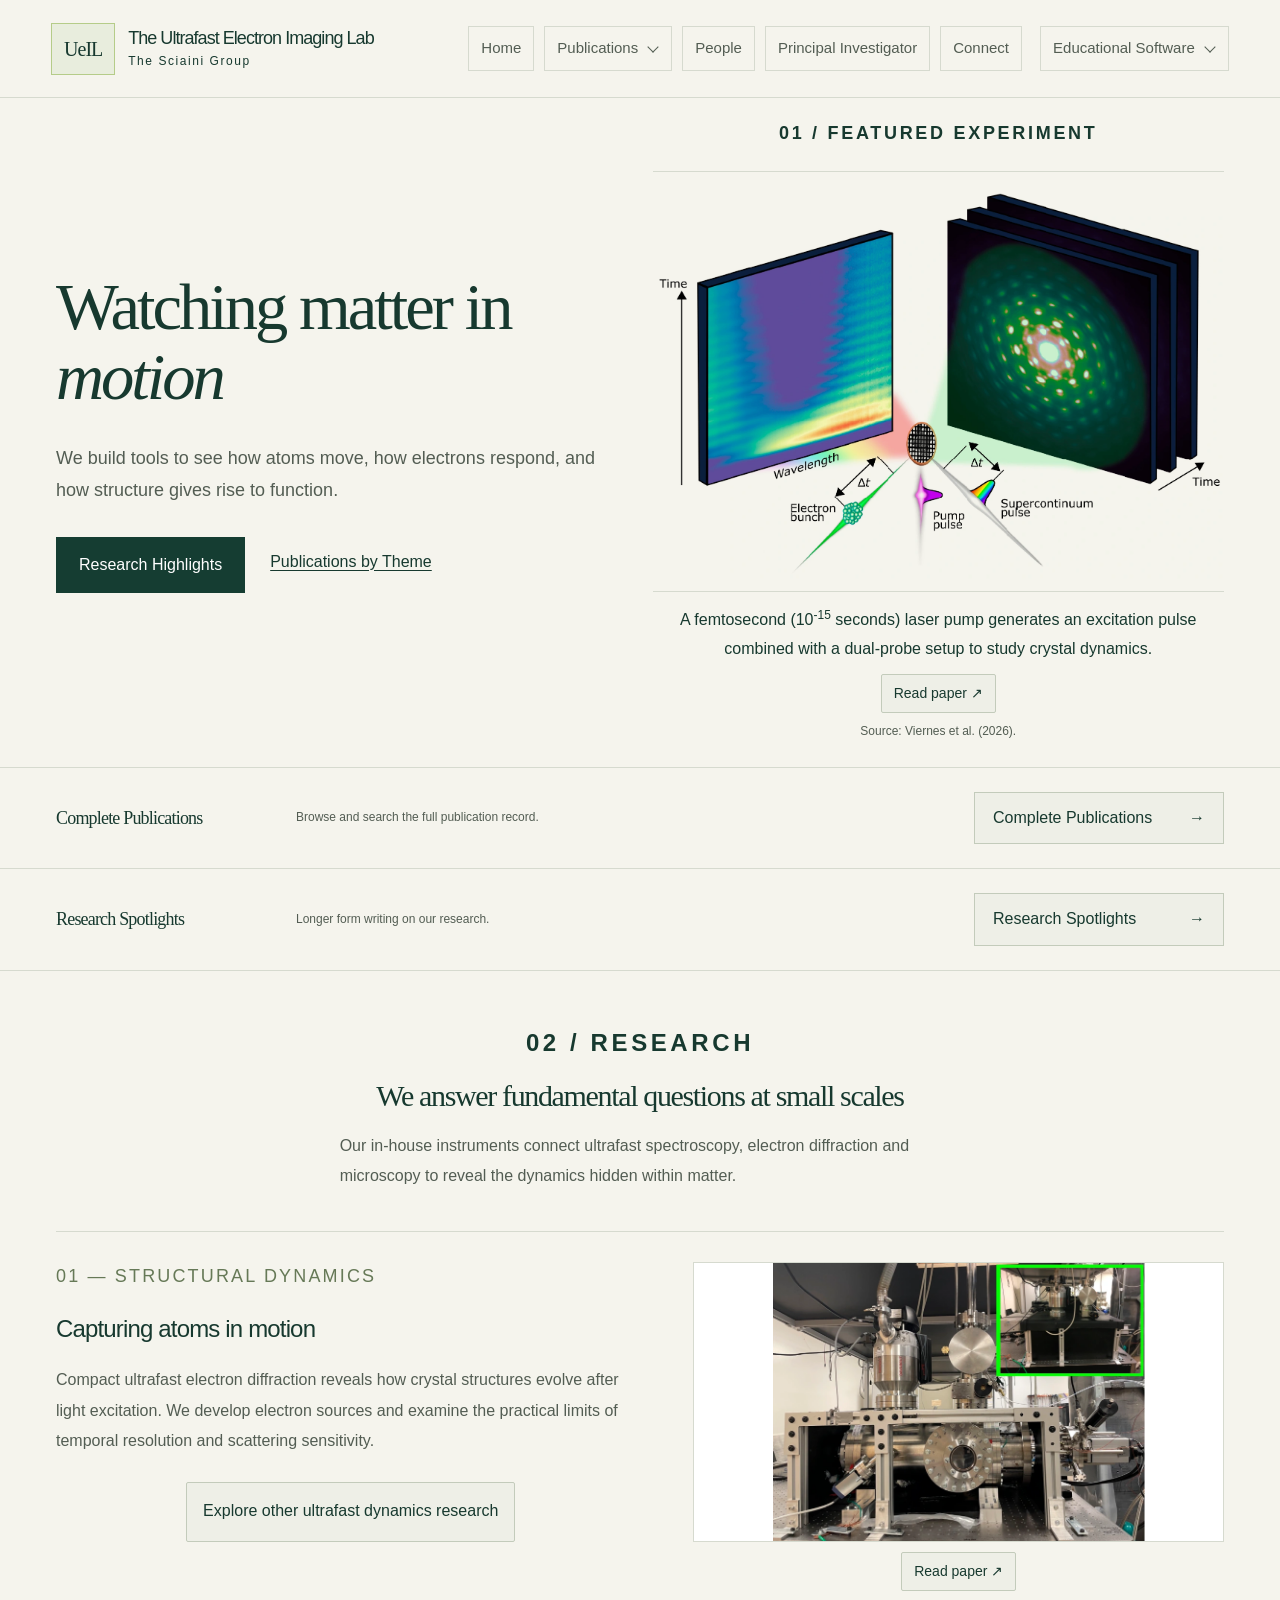
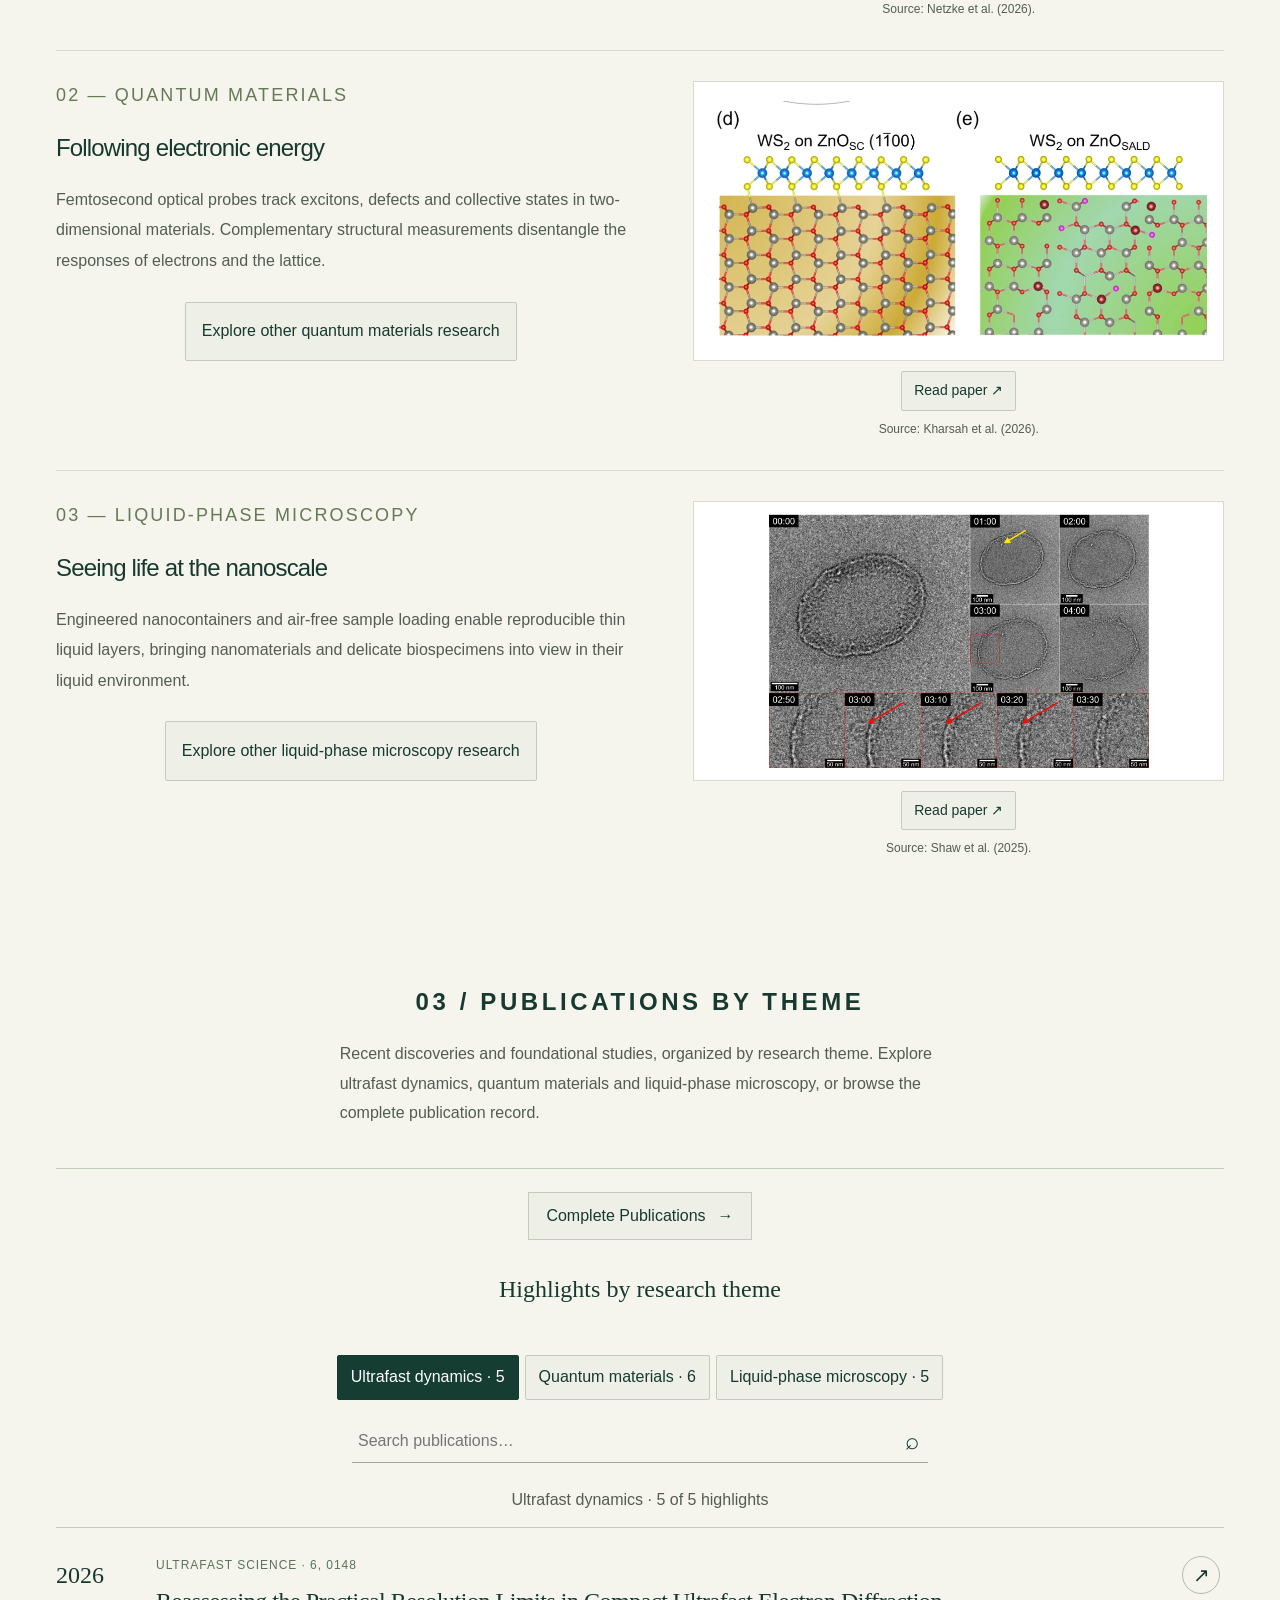
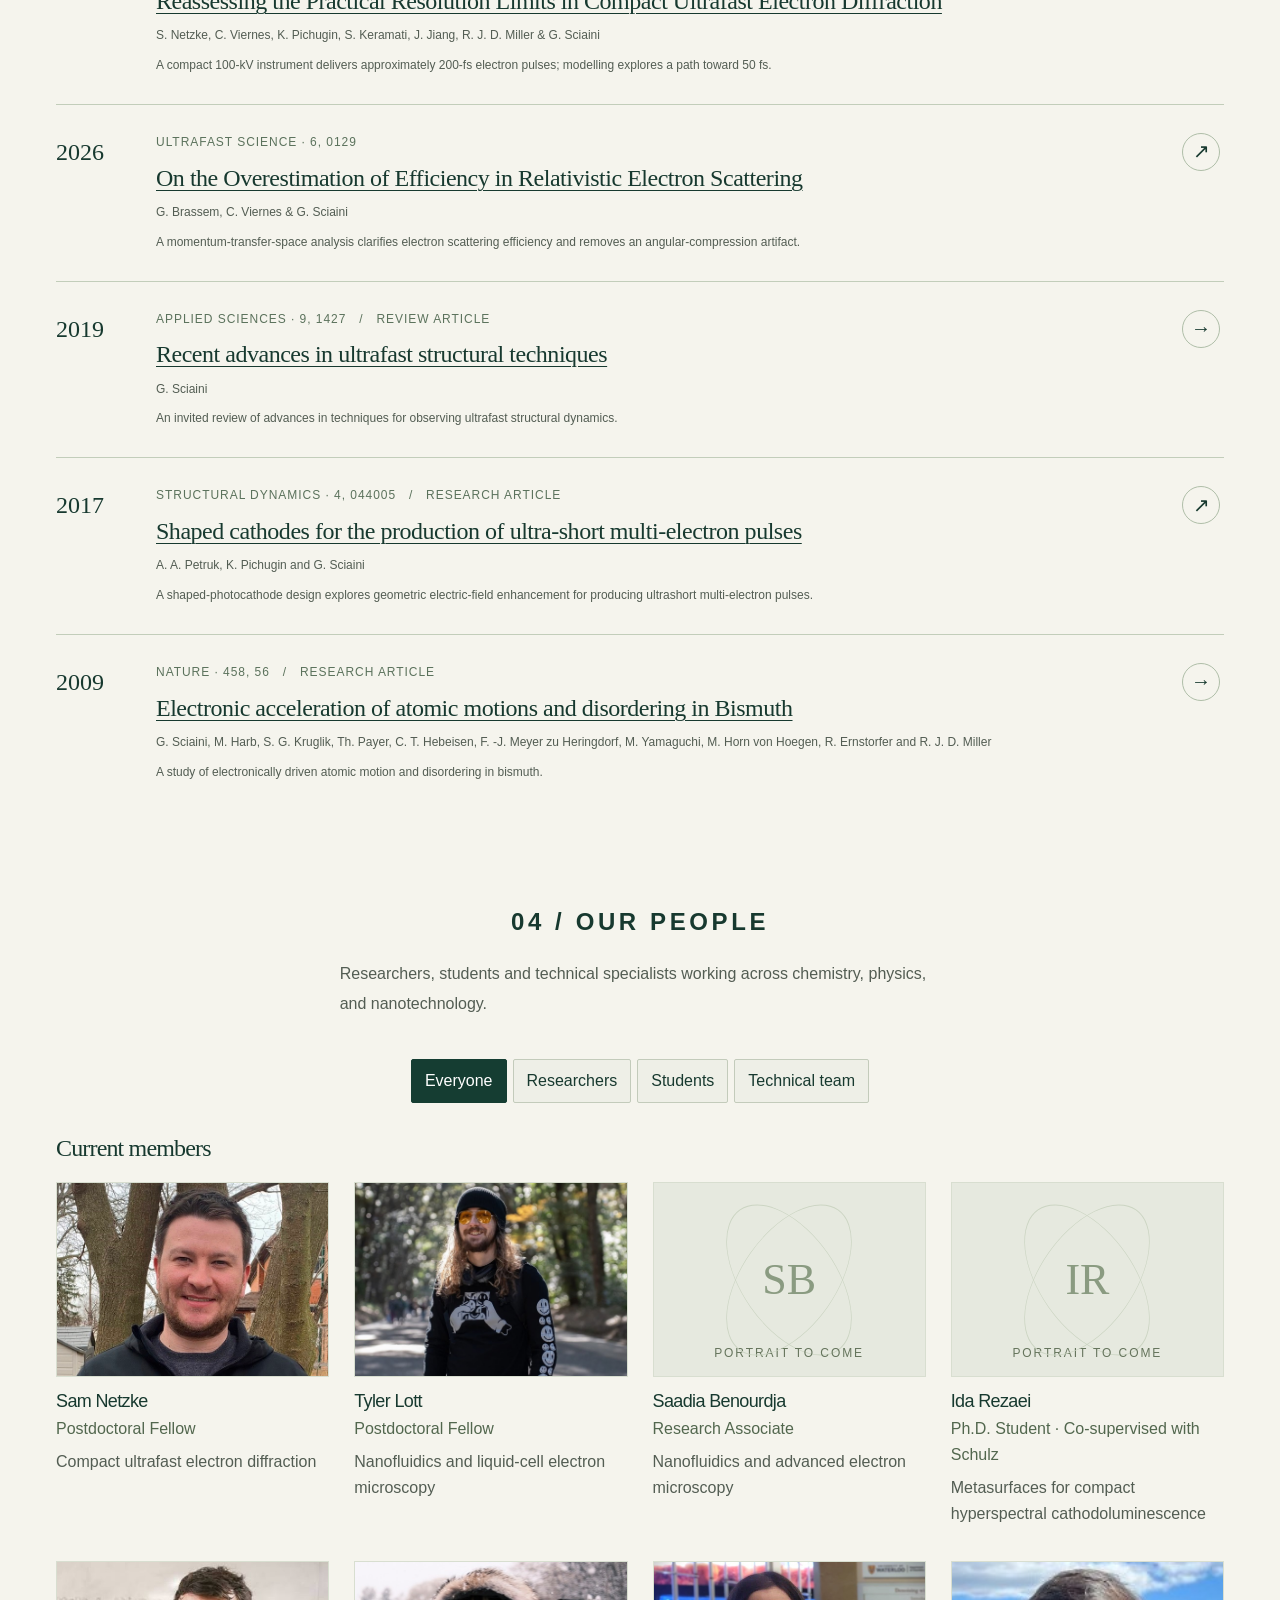
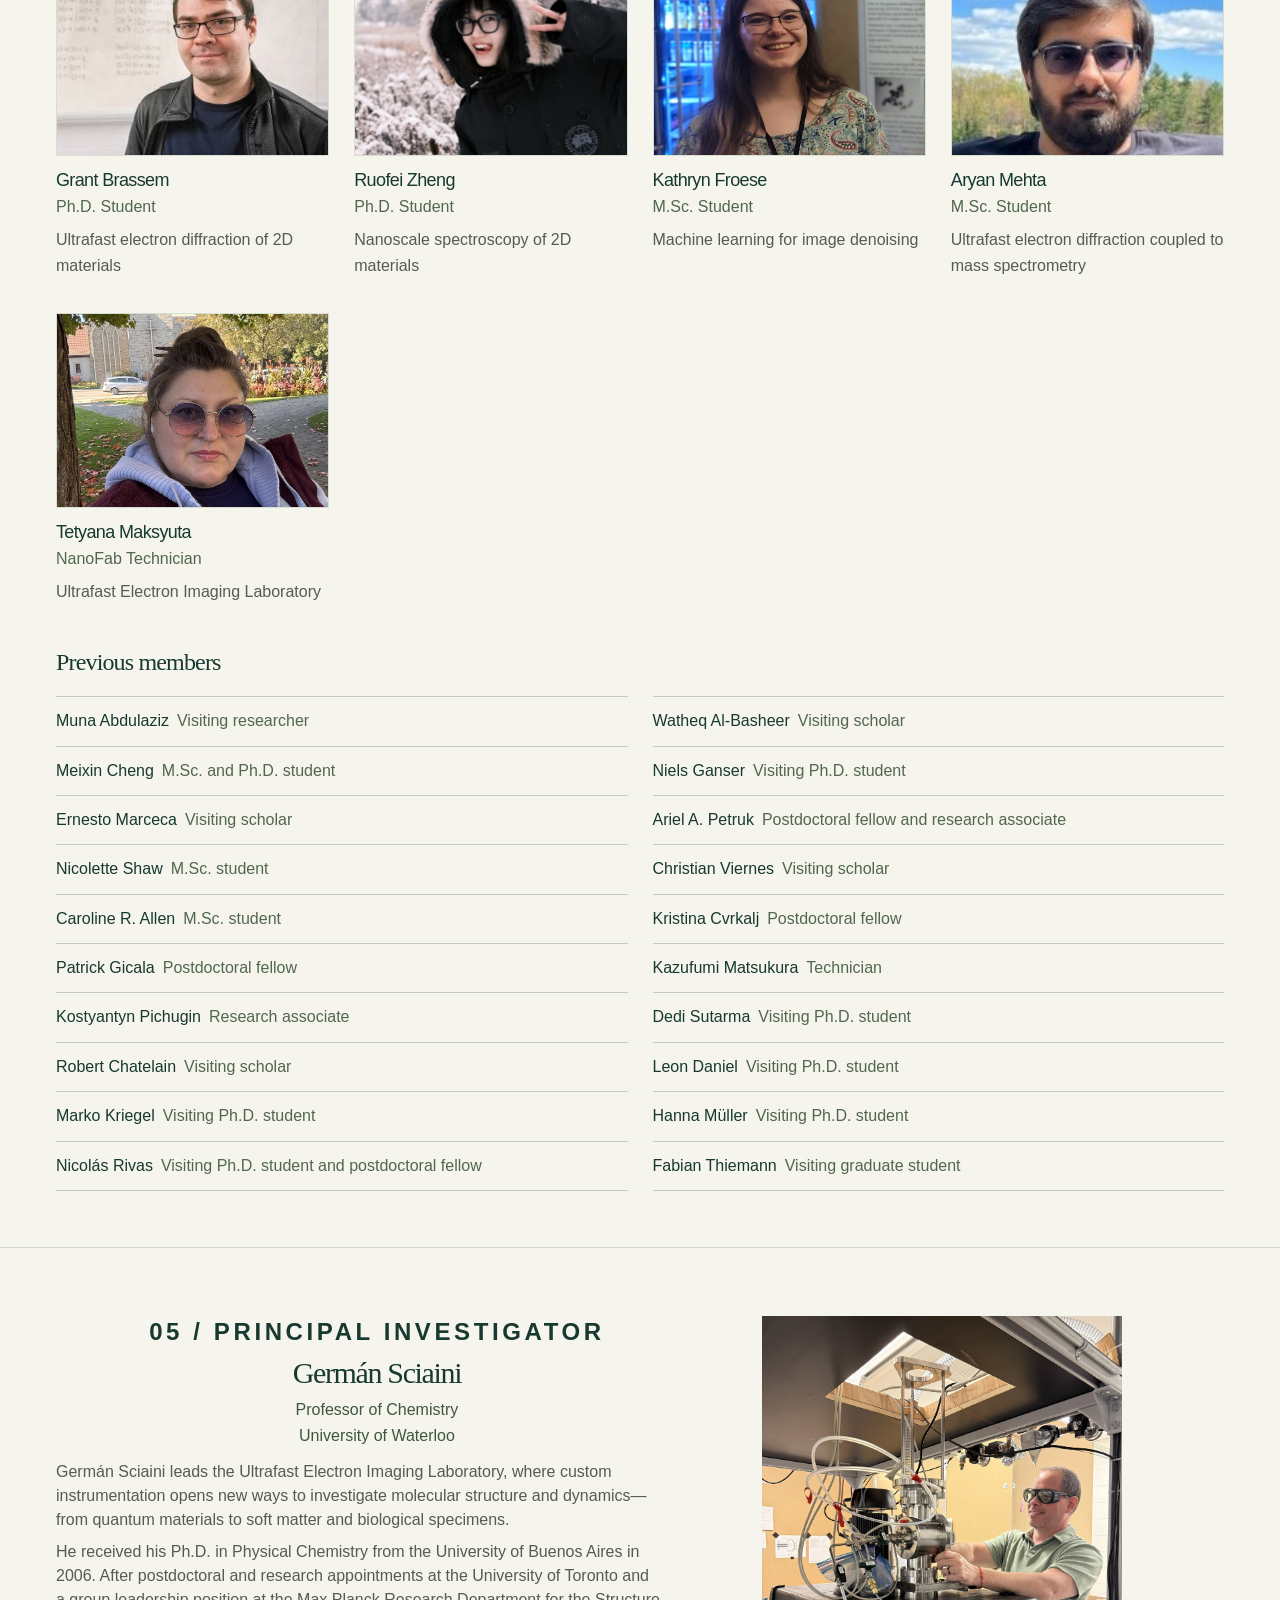
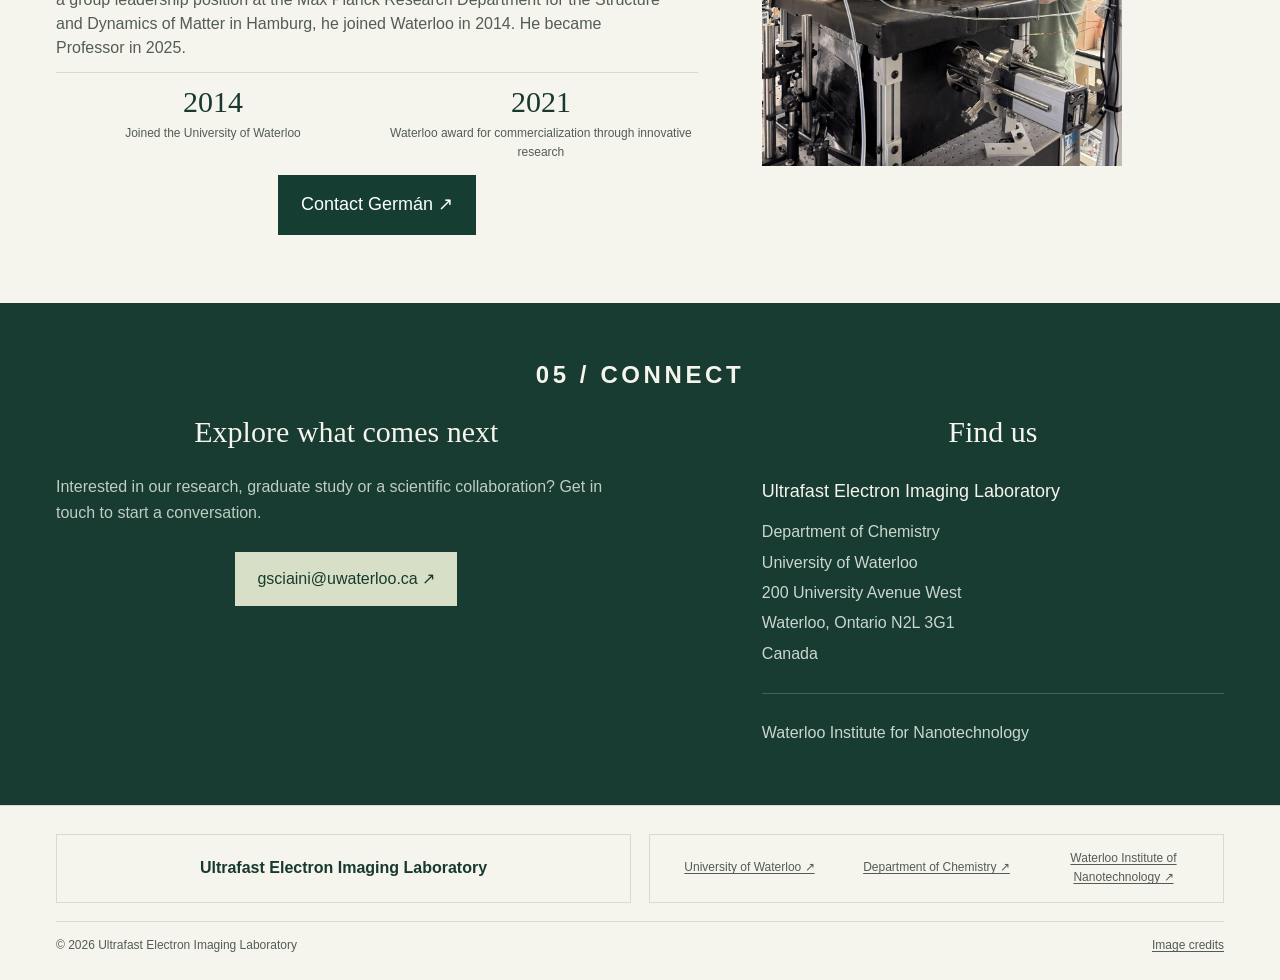
<file: index.html>
<!doctype html>
<html lang="en">
  <head>
    <meta charset="utf-8">
    <meta name="viewport" content="width=device-width,initial-scale=1">
    <meta name="theme-color" content="#143b32">
    <meta name="description" content="The Ultrafast Electron Imaging Lab at the University of Waterloo explores atomic motion, quantum materials and liquid-phase microscopy with custom ultrafast electron imaging tools.">
    <title>
      UeIL — Watching matter in motion
    </title>
    <link rel="stylesheet" href="assets/css/style.css">
    <script src="assets/js/content.js" defer>
    </script>
    <script src="assets/js/navigation.js" defer>
    </script>
    <script src="assets/js/app.js" defer>
    </script>
    <script src="assets/js/figures.js" defer>
    </script>
  </head>
  <body>
    <a class="skip" href="#main">Skip to content</a>
    <header>
      <a class="brand" href="index.html" aria-label="UeIL home"><span class="mark" aria-hidden="true">UeIL</span><span>The Ultrafast Electron Imaging Lab<small>The Sciaini Group</small></span></a>
      <button class="menu-toggle" aria-expanded="false" aria-controls="navigation">
         Menu <span>☰</span>
      </button>
      <nav id="navigation" aria-label="Main navigation">
        <a href="index.html">Home</a>
        <div class="publications-nav">
          <a href="#publications">Publications <span class="nav-dropdown-indicator" aria-hidden="true">⌄</span></a>
          <div class="publications-menu">
            <a href="publications.html">Complete Publications <span aria-hidden="true">→</span></a>
            <a href="spotlight.html">Research Spotlights <span aria-hidden="true">→</span></a>
          </div>
        </div><a href="#people">People</a><a href="#pi">Principal Investigator</a>
        <a class="nav-contact" href="#contact">Connect</a>
        <details class="education-dropdown">
          <summary>
            Educational Software <span aria-hidden="true">⌄</span>
          </summary>
          <div class="education-links" aria-label="Educational visualizers">
            <a href="educational-software/Hydrogen_Orbital_Visualizer.html" target="_blank" rel="noopener">Hydrogen Orbital Visualizer <span aria-hidden="true">→</span></a><a href="educational-software/Hybrid_Orbital_Visualizer.html" target="_blank" rel="noopener">Hybrid Orbital Visualizer <span aria-hidden="true">→</span></a><a href="educational-software/Molecular_Orbital_Visualizer.html" target="_blank" rel="noopener">Molecular Orbital Visualizer <span aria-hidden="true">→</span></a><a href="educational-software/Lewis_Decoration_Studio.html" target="_blank" rel="noopener">Lewis Decoration Studio <span aria-hidden="true">→</span></a><small>Opens in a new tab</small>
          </div>
        </details>
      </nav>
    </header>
    <main id="main">
      <section class="hero wrap" id="home">
        <div class="hero-copy">
          <h1>
             Watching matter in <em>motion</em>
          </h1>
          <p class="intro">
             We build tools to see how atoms move, how electrons respond, and how structure gives rise to function.
          </p>
          <div class="actions">
            <a class="button" href="#research">Research Highlights</a><a class="text-link" href="#publications">Publications by Theme</a>
          </div>
        </div>
        <figure class="hero-figure">
          <div class="figure-heading">
            <span class="eyebrow">01 / FEATURED EXPERIMENT</span>
          </div>
          <button class="figure-zoom" data-figure-title="A femtosecond (10^-15 seconds) laser pump generates an excitation pulse combined with a dual-probe setup to study crystal dynamics." data-figure-caption="A laser pump excites the sample while electron diffraction and optical probes track structural and electronic response." data-figure-citation="C. Viernes, S. Netzke, D. Sutarma, R. Zheng, L. Daniel, T. Lott, K. Pichugin, M. Schleberger, P. Kratzer, G. Sciaini. “Tracking Nuclear and Electronic Orders in a Charge-Density-Wave Phase.” Ultrafast Science 6, 0200 (2026)." data-figure-doi="10.34133/ultrafastscience.0200" aria-label="Enlarge figure: A femtosecond (10^-15 seconds) laser pump generates an excitation pulse combined with a dual-probe setup to study crystal dynamics.">
            <img src="assets/images/dual-probe.webp" alt="Published experimental schematic: a laser excites a sample while electron diffraction and broadband optical probes track its structural and electronic response." width="1533" height="1059"><span class="zoom-hint" aria-hidden="true">View figure ⤢</span>
          </button>
          <figcaption>
            <span>A femtosecond (10<sup>-15</sup> seconds) laser pump generates an excitation pulse combined with a dual-probe setup to study crystal dynamics.</span><small class="figure-source">Source: Viernes et al. (2026). <a class="source-link" href="https://doi.org/10.34133/ultrafastscience.0200" target="_blank" rel="noopener">Read paper&nbsp↗</a></small>
          </figcaption>
        </figure>
      </section>
      <section class="page-promo publications-promo wrap section" aria-labelledby="publications-promo-title">
        <h2 id="publications-promo-title">Complete Publications</h2>
        <p>Browse and search the full publication record.</p>
        <a class="publication-nav-link" href="publications.html">Complete Publications <span aria-hidden="true">→</span></a>
      </section>
      <section class="page-promo spotlight-promo wrap section" aria-labelledby="spotlight-promo-title">
        <h2 id="spotlight-promo-title">Research Spotlights</h2>
        <p>Longer form writing on our research.</p>
        <a class="publication-nav-link" href="spotlight.html">Research Spotlights <span aria-hidden="true">→</span></a>
      </section>
      <section id="research" class="research section">
        <div class="wrap">
          <div class="section-top">
            <p class="eyebrow">
               02 / RESEARCH
            </p>
          </div>
          <div class="section-heading">
            <h2>
               We answer fundamental questions at small scales</em>
            </h2>
            <p>
               Our in-house instruments connect ultrafast spectroscopy, electron diffraction and microscopy to reveal the dynamics hidden within matter.
            </p>
          </div>
          <div class="research-grid">
            <article>
              <span class="topic-number">01 — STRUCTURAL DYNAMICS</span>
              <h3>
                 Capturing atoms in motion
              </h3>
              <p>
                 Compact ultrafast electron diffraction reveals how crystal structures evolve after light excitation. We develop electron sources and examine the practical limits of temporal resolution and scattering sensitivity.
              </p><a href="#publications" data-topic-link="Ultrafast dynamics">Explore other ultrafast dynamics research</a><small>Source: Netzke et al. (2026). <a class="source-link" href="https://doi.org/10.34133/ultrafastscience.0148" target="_blank" rel="noopener">Read paper&nbsp↗</a></small>
              <div class="research-image">
                <button class="figure-zoom" data-figure-title="The compact electron diffractometer" data-figure-caption="A compact instrument for ultrafast electron diffraction." data-figure-citation="S. Netzke, C. Viernes, K. Pichugin, S. Keramati, J. Jiang, R. J. D. Miller, and G. Sciaini. “Reassessing the Fundamental Resolution Limits in Ultracompact Ultrafast Electron Diffraction.” Ultrafast Science 6, 0148 (2026)." data-figure-doi="10.34133/ultrafastscience.0148" aria-label="Enlarge figure: The compact electron diffractometer">
                  <img src="assets/images/instrument.webp" loading="lazy" alt="Compact electron diffractometer built at the University of Waterloo, from Netzke et al. Figure 1A."><span class="zoom-hint" aria-hidden="true">View figure ⤢</span>
                </button>
              </div>
            </article>
            <article>
              <span class="topic-number">02 — QUANTUM MATERIALS</span>
              <h3>
                 Following electronic energy
              </h3>
              <p>
                 Femtosecond optical probes track excitons, defects and collective states in two-dimensional materials. Complementary structural measurements disentangle the responses of electrons and the lattice.
              </p><a href="#publications" data-topic-link="Quantum materials">Explore other quantum materials research</a><small>Source: Kharsah et al. (2026). <a class="source-link" href="https://doi.org/10.1021/acsaelm.6c00496" target="_blank" rel="noopener">Read paper&nbsp↗</a></small>
              <div class="research-image">
                <button class="figure-zoom" data-figure-title="Atomic models of WS₂/ZnO interfaces" data-figure-caption="Atomic interface models of WS₂ on single-crystalline and polycrystalline ZnO." data-figure-citation="O. Kharsah, D. Sutarma, L. Daniel, D. Vidish, R. Zheng, S. Netzke, J. von Kuczkowski, U. Hagemann, M. Abdelbaky, S. Ustenko, W. Mertin, G. Bacher, G. Sciaini, P. Kratzer, K. Musselman, M. Schleberger. “ZnO Surface Morphology and Chemistry Govern Exciton Dynamics in WS₂/ZnO Heterostructures.” ACS Applied Electronic Materials 8, 5077–5089 (2026)." data-figure-doi="10.1021/acsaelm.6c00496" aria-label="Enlarge figure: Atomic models of WS₂/ZnO interfaces">
                  <img src="assets/images/zno-models.webp" loading="lazy" alt="Published atomic interface models of WS₂ on single-crystalline and polycrystalline ZnO, from Kharsah et al. Figure 1d–e."><span class="zoom-hint" aria-hidden="true">View figure ⤢</span>
                </button>
              </div>
            </article>
            <article>
              <span class="topic-number">03 — LIQUID-PHASE MICROSCOPY</span>
              <h3>
                 Seeing life at the nanoscale
              </h3>
              <p>
                 Engineered nanocontainers and air-free sample loading enable reproducible thin liquid layers, bringing nanomaterials and delicate biospecimens into view in their liquid environment.
              </p><a href="#publications" data-topic-link="Liquid-phase microscopy">Explore other liquid-phase microscopy research</a><small>Source: Shaw et al. (2025). <a class="source-link" href="https://doi.org/10.1093/mictod/qaaf013" target="_blank" rel="noopener">Read paper&nbsp↗</a></small>
              <div class="research-image">
                <button class="figure-zoom" data-figure-title="Imaging a vesicle in liquid" data-figure-caption="Liquid-phase electron microscopy images of vesicles with magnified membrane details." data-figure-citation="N. A. Shaw, T. S. Lott, A. A. Petruk, K. Pichugin, and G. Sciaini. “Streamlined Liquid-Phase Electron Microscopy: Engineered Nanocontainers and Air-Free Loading for High-Resolution Imaging of Biospecimens.” Microscopy Today 33, 34–38 (2025)." data-figure-doi="10.1093/mictod/qaaf013" aria-label="Enlarge figure: Imaging a vesicle in liquid">
                  <img src="assets/images/liquid.webp" loading="lazy" alt="Liquid-phase electron microscopy images of vesicles with magnified membrane details and scale bars, from Shaw et al."><span class="zoom-hint" aria-hidden="true">View figure ⤢</span>
                </button>
              </div>
            </article>
          </div>
        </div>
      </section>
      <section id="publications" class="publications section">
        <div class="wrap">
          <div class="section-top">
            <p class="eyebrow">
               03 / PUBLICATIONS BY THEME
          </div>
          <div class="section-heading">
            <p>
               Recent discoveries and foundational studies, organized by research theme. Explore ultrafast dynamics, quantum materials and liquid-phase microscopy, or browse the complete publication record.
            </p>
          </div>
          <div class="publication-navigation">
            <a class="publication-nav-link" href="publications.html">Complete Publications <span aria-hidden="true">→</span></a><span>Highlights by research theme</span>
          </div>
          <div class="publication-controls">
            <div class="filters" role="group" aria-label="Filter publications by research area">
              <button class="active" data-filter="Ultrafast dynamics" aria-pressed="true">
                 Ultrafast dynamics
              </button>
              <button data-filter="Quantum materials" aria-pressed="false">
                 Quantum materials
              </button>
              <button data-filter="Liquid-phase microscopy" aria-pressed="false">
                 Liquid-phase microscopy
              </button>
            </div>
            <label class="search">
               <span class="sr-only">Search publications</span><input type="search" id="publication-search" placeholder="Search publications…"><span aria-hidden="true">⌕</span>
            </label>
          </div>
          <p id="result-count" class="result-count" aria-live="polite">
          </p>
          <p id="publication-error" role="alert" hidden>
            Publication links could not be loaded. Please try again later.
          </p>
          <div id="publication-list">
          </div>
          <p class="empty" id="empty-results" hidden>
             No matching publications. Try another topic or search term.
          </p>
        </div>
      </section>
      <section id="people" class="people section wrap">
        <div class="section-top">
          <p class="eyebrow">
             04 / OUR PEOPLE
          </p>
        </div>
        <div class="section-heading">
          <p>
             Researchers, students and technical specialists working across chemistry, physics, and nanotechnology.
          </p>
        </div>
        <div class="people-tabs" role="group" aria-label="Filter team">
          <button class="active" data-people="All" aria-pressed="true">
             Everyone
          </button>
          <button data-people="Researchers" aria-pressed="false">
             Researchers
          </button>
          <button data-people="Students" aria-pressed="false">
             Students
          </button>
          <button data-people="Technical team" aria-pressed="false">
             Technical team
          </button>
        </div>
        <div class="people-rosters">
          <h3 class="people-roster-title">Current members</h3>
          <section id="pictured-people-group" class="people-roster-group" aria-label="Current members with portraits">
            <div id="pictured-people-grid" class="people-grid"></div>
          </section>
          <section id="non-pictured-people-group" class="people-roster-group" aria-label="Current members without portraits">
            <div id="non-pictured-people-grid" class="people-grid"></div>
          </section>
        </div>
        <section id="previous-people-group" class="previous-members" aria-labelledby="previous-people-title">
          <h3 id="previous-people-title">Previous members</h3>
          <ul id="previous-people-list" class="previous-members-list"></ul>
        </section>
      </section>
      <section id="pi" class="pi section">
        <div class="wrap pi-grid">
          <div class="pi-bio">
            <div class="pi-heading">
              <p class="eyebrow">05 / PRINCIPAL INVESTIGATOR</p>
              <h2>Germán Sciaini</h2>
              <p class="pi-role">Professor of Chemistry<br>University of Waterloo</p>
            </div>
            <p>
               Germán Sciaini leads the Ultrafast Electron Imaging Laboratory, where custom instrumentation opens new ways to investigate molecular structure and dynamics—from quantum materials to soft matter and biological specimens.
            </p>
            <p>
               He received his Ph.D. in Physical Chemistry from the University of Buenos Aires in 2006. After postdoctoral and research appointments at the University of Toronto and a group leadership position at the Max Planck Research Department for the Structure and Dynamics of Matter in Hamburg, he joined Waterloo in 2014. He became Professor in 2025.
            </p>
            <div class="pi-facts">
              <div>
                <strong>2014</strong><span>Joined the University of Waterloo</span>
              </div>
              <div>
                <strong>2021</strong><span>Waterloo award for commercialization through innovative research</span>
              </div>
            </div>
            <div class="indv-emph">
              <a class="button" href="mailto:gsciaini@uwaterloo.ca">Contact Germán ↗</a>
            </div>
          </div>
          <img src="assets/images/people/german.jpg" loading="lazy" alt="Portrait of Prof. Germán Sciaini.">
        </div>
      </section>
      <section id="contact" class="contact section">
        <div class="wrap contact-grid">
          <p class="eyebrow">
             05 / CONNECT
          </p>
          <div>
            <h2 class="contact-heading">
               Explore what comes next
            </h2>
            <p>
               Interested in our research, graduate study or a scientific collaboration? Get in touch to start a conversation.
            </p><a class="button light" href="mailto:gsciaini@uwaterloo.ca">gsciaini@uwaterloo.ca <span>↗</span></a>
          </div>
          <address>
            <h2 class="contact-heading">Find us</h2><strong>Ultrafast Electron Imaging Laboratory</strong>Department of Chemistry<br>University of Waterloo<br>200 University Avenue West<br>Waterloo, Ontario N2L 3G1<br>Canada
            <div class="contact-rule">
            </div> Waterloo Institute for Nanotechnology
          </address>
        </div>
      </section>
    </main>
    <footer class="site-footer">
      <div class="wrap footer-inner">
        <a class="footer-name" href="index.html">Ultrafast Electron Imaging Laboratory</a>
        <nav class="footer-affiliations" aria-label="Institutional affiliations">
          <a href="https://uwaterloo.ca/" target="_blank" rel="noopener" aria-label="University of Waterloo"><span class="footer-affiliation-full">University of Waterloo&nbsp↗</span></a>
          <a href="https://uwaterloo.ca/chemistry/" target="_blank" rel="noopener" aria-label="Department of Chemistry"><span class="footer-affiliation-full">Department of Chemistry&nbsp↗</span></a>
          <a href="https://uwaterloo.ca/institute-nanotechnology/" target="_blank" rel="noopener" aria-label="Waterloo Institute of Nanotechnology"><span class="footer-affiliation-full">Waterloo Institute of Nanotechnology&nbsp↗</span></a>
        </nav>
        <div class="footer-meta">
          <span>© 2026 Ultrafast Electron Imaging Laboratory</span>
          <a href="#credits" id="credits-open">Image credits</a>
        </div>
      </div>
    </footer>
    <dialog id="credits">
      <button class="close" aria-label="Close image credits">
         ×
      </button>
      <p class="eyebrow">
         PUBLICATION IMAGERY
      </p>
      <h2>
         Scientific imagery
      </h2>
      <p>
         Figures are excerpted from the supplied publications and adapted for the web by cropping and resizing. All scientific content and scale bars are retained. All images may be opened to full size. No synthetic experimental data is shown.
      </p>
      <ul>
        <li>
           Hero: Viernes et al., <i>Ultrafast Science</i> 6, 0200 (2026), Figure 1. <a href="https://doi.org/10.34133/ultrafastscience.0200" target="_blank" rel="noopener">DOI ↗</a>
        </li>
        <li>
           Instrument: Netzke et al., <i>Ultrafast Science</i> 6, 0148 (2026), Figure 1A. <a href="https://doi.org/10.34133/ultrafastscience.0148" target="_blank" rel="noopener">DOI ↗</a>
        </li>
        <li>
           Liquid-phase microscopy: Shaw et al., <i>Microscopy Today</i> 33, 34–38 (2025), Figure 3. <a href="https://doi.org/10.1093/mictod/qaaf013" target="_blank" rel="noopener">DOI ↗</a>
        </li>
        <li>
           Kharsah et al., ACS Applied Electronic Materials (2026), Figure 1. <a href="https://doi.org/10.1021/acsaelm.6c00496" target="_blank" rel="noopener">DOI ↗</a>
        </li>
        <li>
           Petruk et al., Structural Dynamics 4, 044005 (2017), Figure 1. <a href="https://doi.org/10.1063/1.4974779" target="_blank" rel="noopener">DOI ↗</a>
        </li>
        <li>
           Cheng et al., The Journal of Physical Chemistry C 126, 13840–13846 (2022), Figure 1. <a href="https://doi.org/10.1021/acs.jpcc.2c03987" target="_blank" rel="noopener">DOI ↗</a>
        </li>
        <li>
           Cheng et al., The Journal of Physical Chemistry Letters 10, 5742–5747 (2019), Figure 3. <a href="https://doi.org/10.1021/acs.jpclett.9b01712" target="_blank" rel="noopener">DOI ↗</a>
        </li>
        <li>
           Diffraction dynamics and time traces: Viernes et al., <i>Ultrafast Science</i> 6, 0200 (2026), Figure 2D–F. <a href="https://doi.org/10.34133/ultrafastscience.0200" target="_blank" rel="noopener">DOI ↗</a>
        </li>
      </ul>
      <p>
         Image rights remain with the respective authors and rights holders.
      </p>
    </dialog>
    <dialog id="figure-viewer" aria-labelledby="figure-viewer-title">
      <button class="close" aria-label="Close enlarged figure">
         ×
      </button>
      <p class="eyebrow">
         PUBLICATION FIGURE
      </p>
      <h2 id="figure-viewer-title">
      </h2>
      <div class="figure-viewer-image">
        <img id="figure-viewer-img" alt="Figure viewer">
      </div>
      <p id="figure-viewer-caption">
      </p>
      <p id="figure-viewer-citation" class="figure-viewer-citation">
      </p>
      <a id="figure-viewer-link" class="source-link" target="_blank" rel="noopener">Read source publication ↗</a>
    </dialog>
  </body>
</html>
</file>
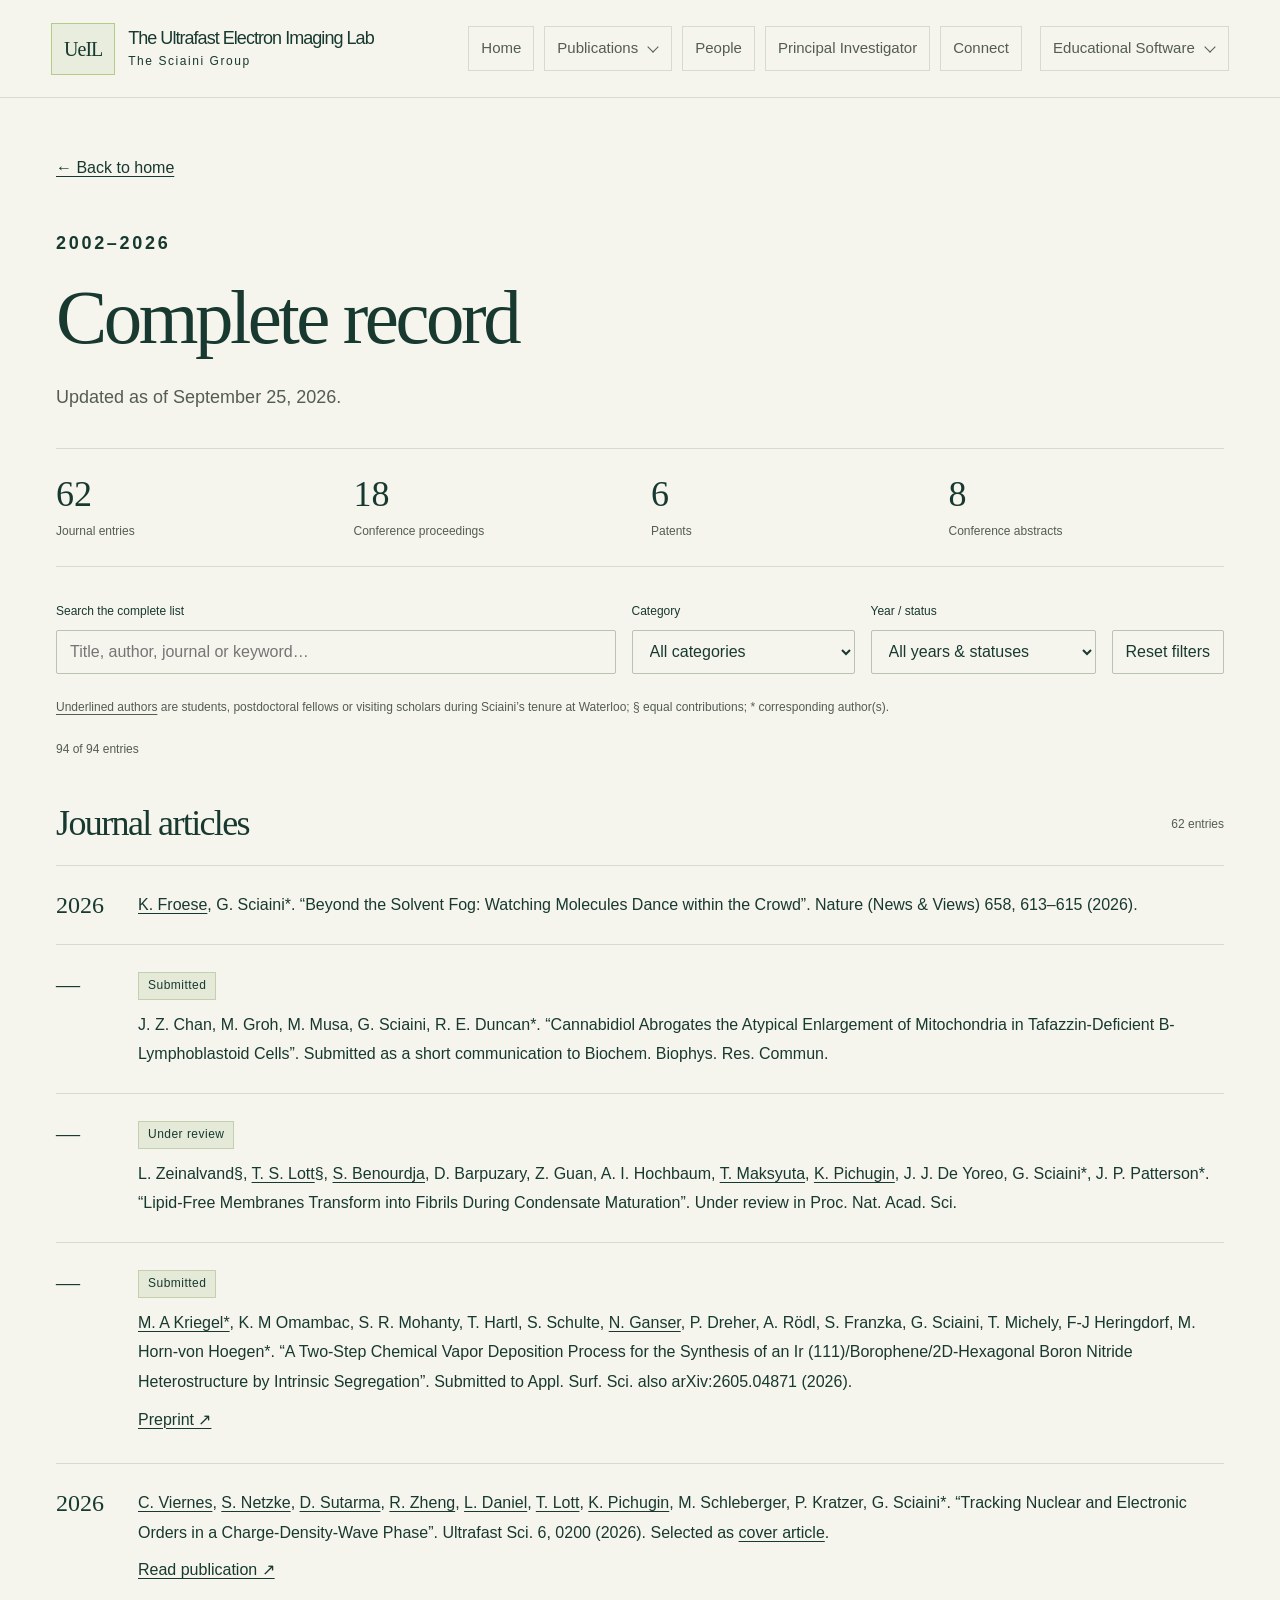
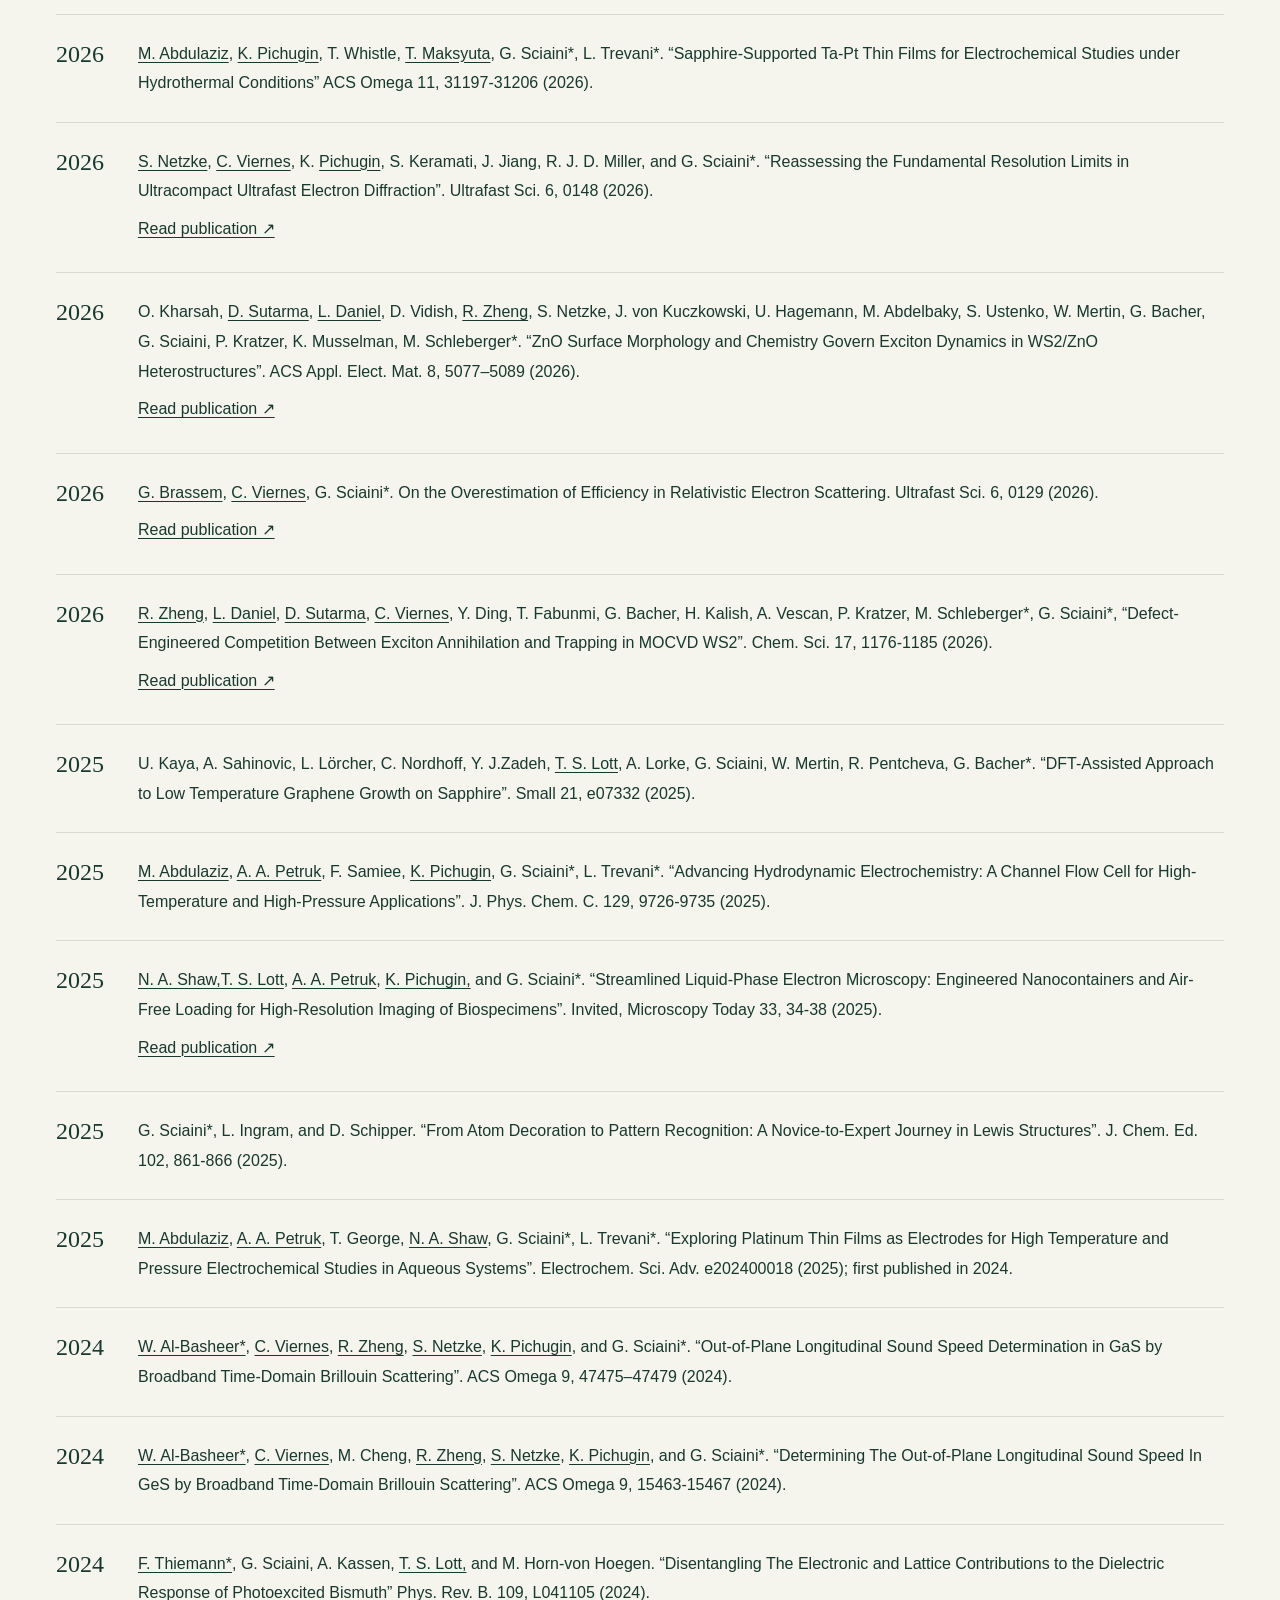
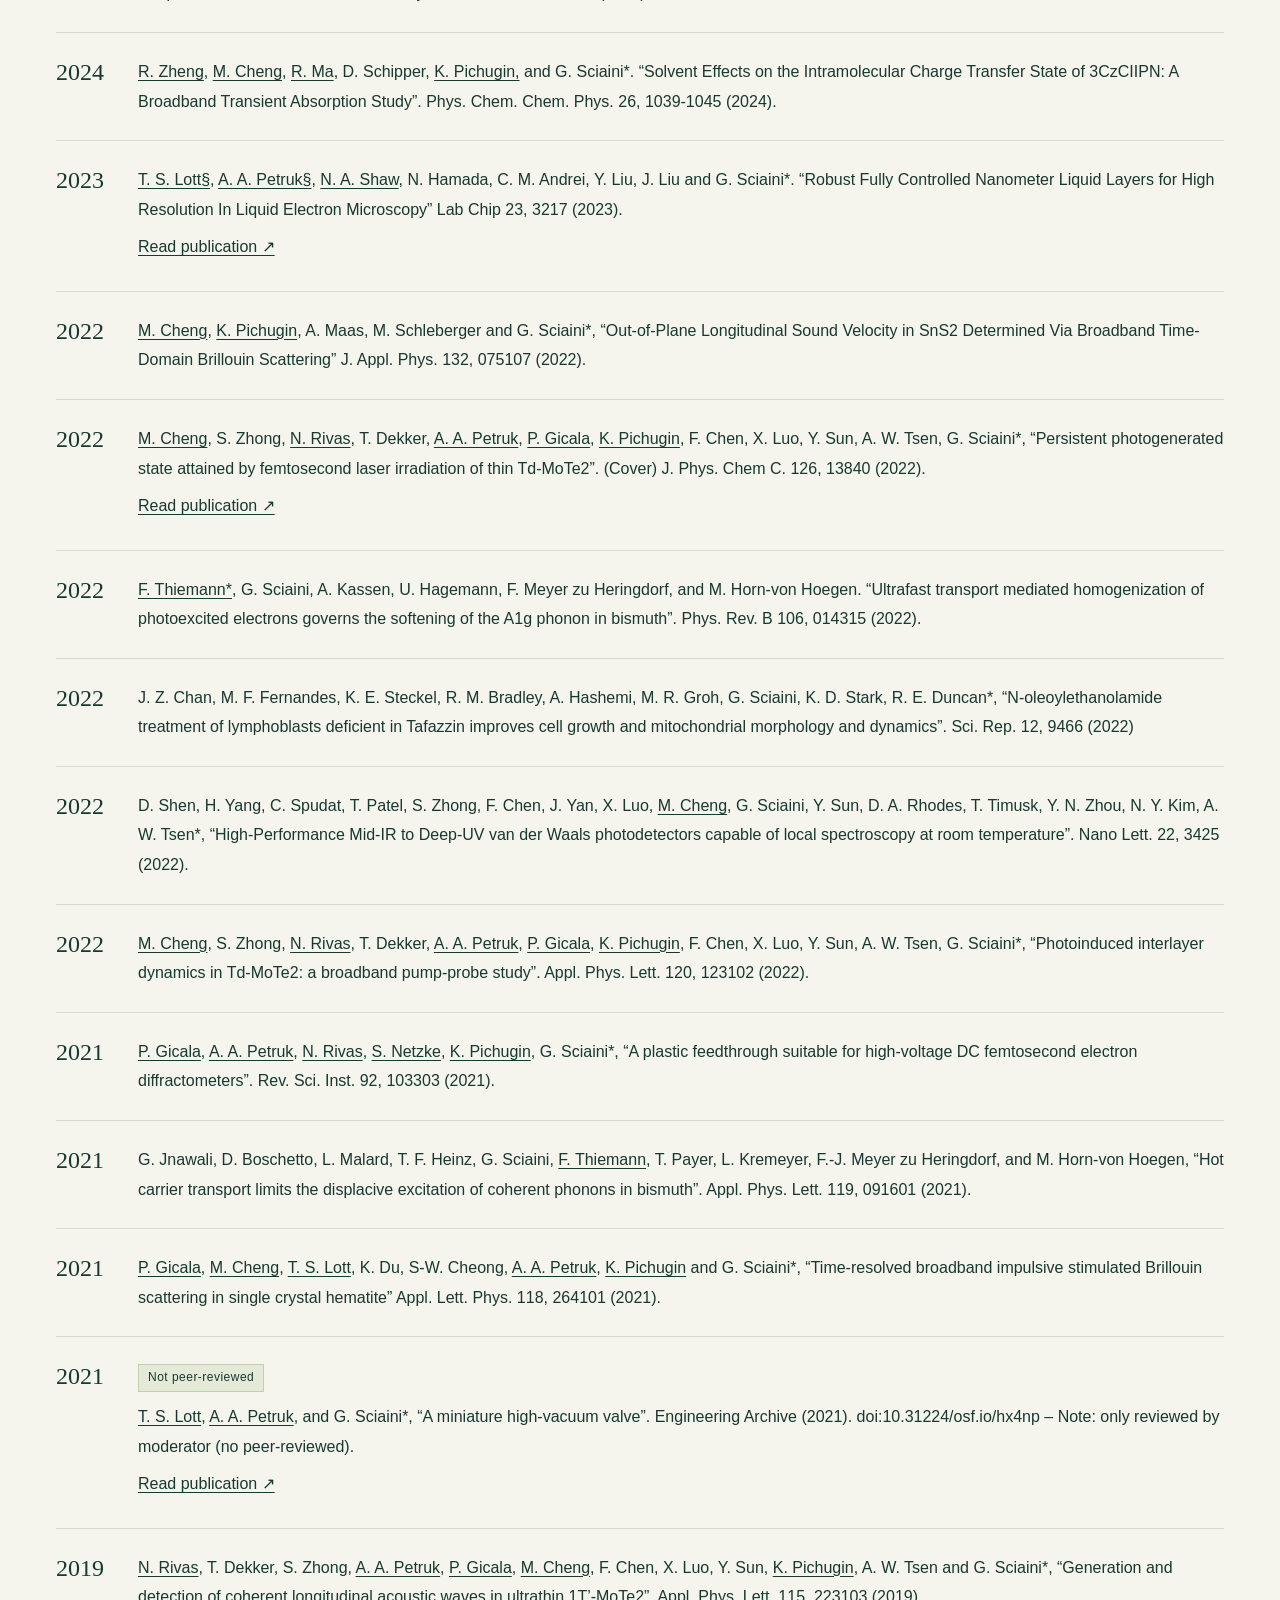
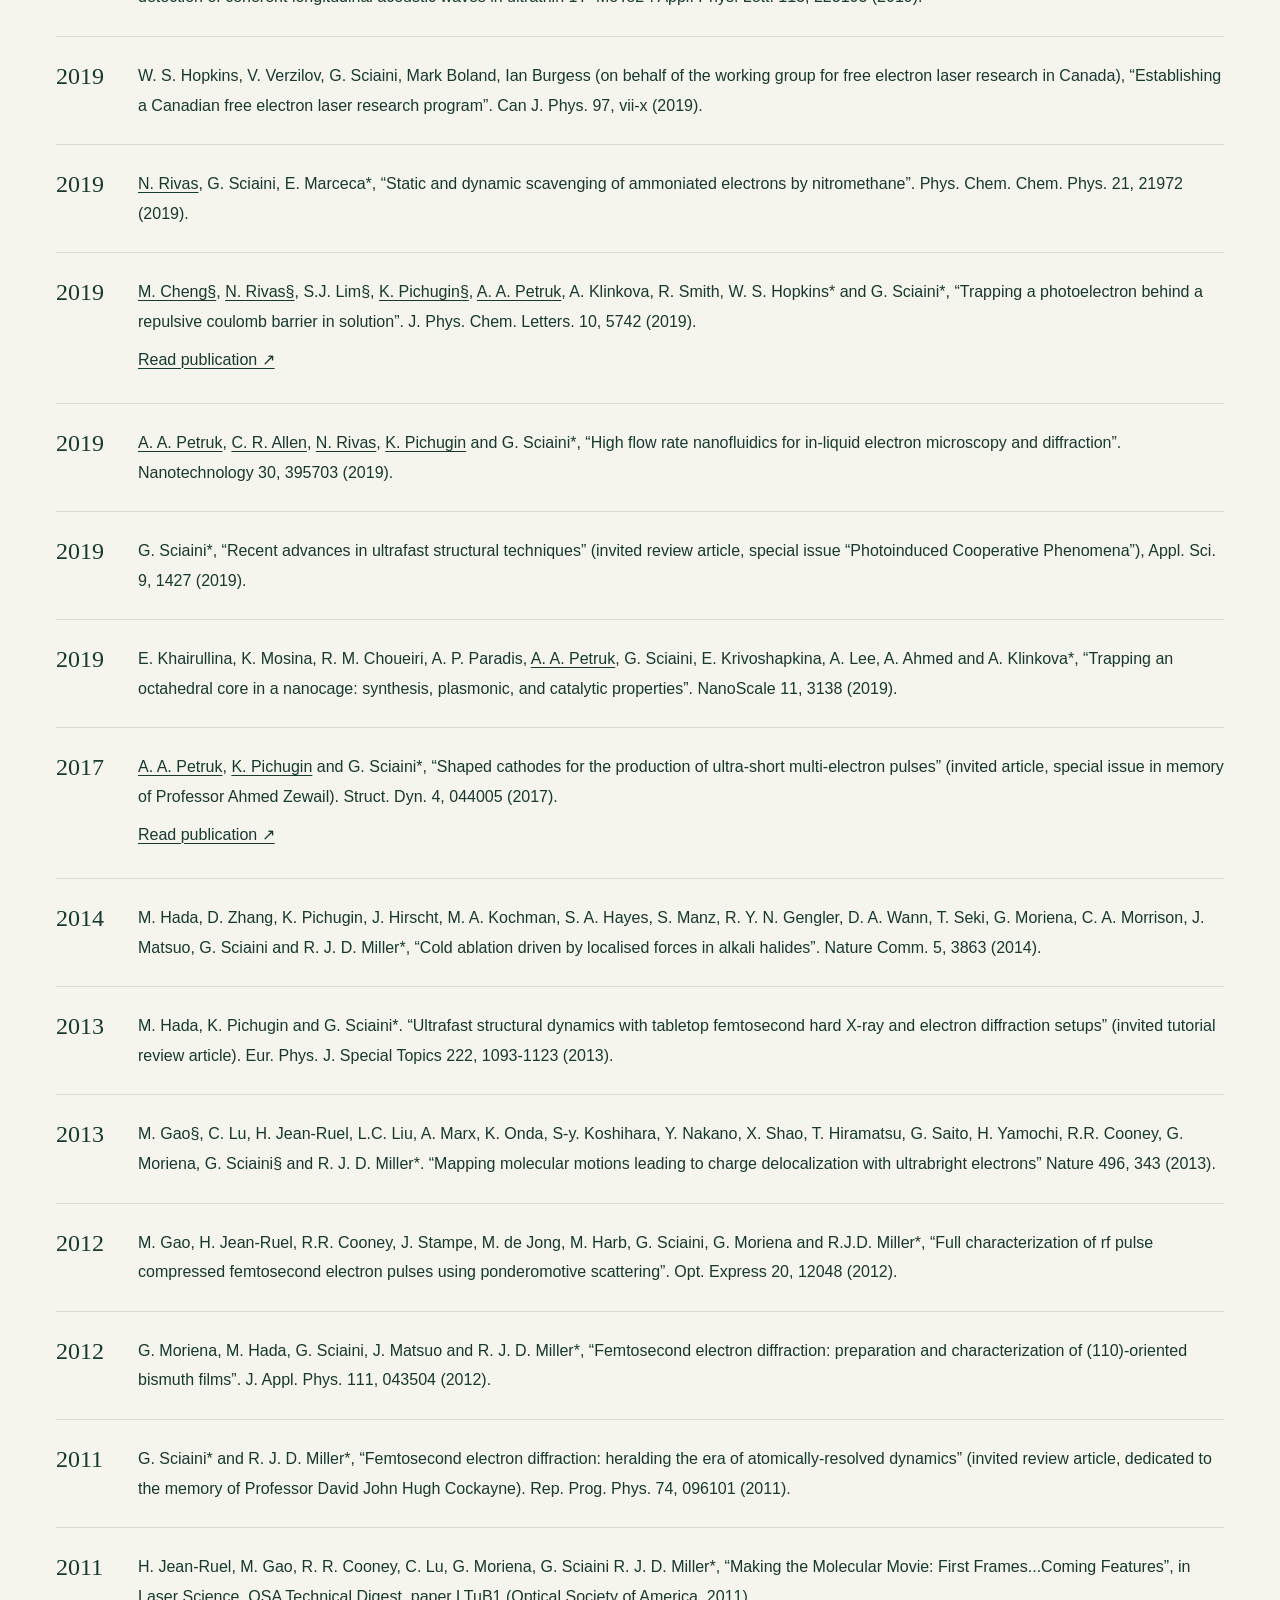
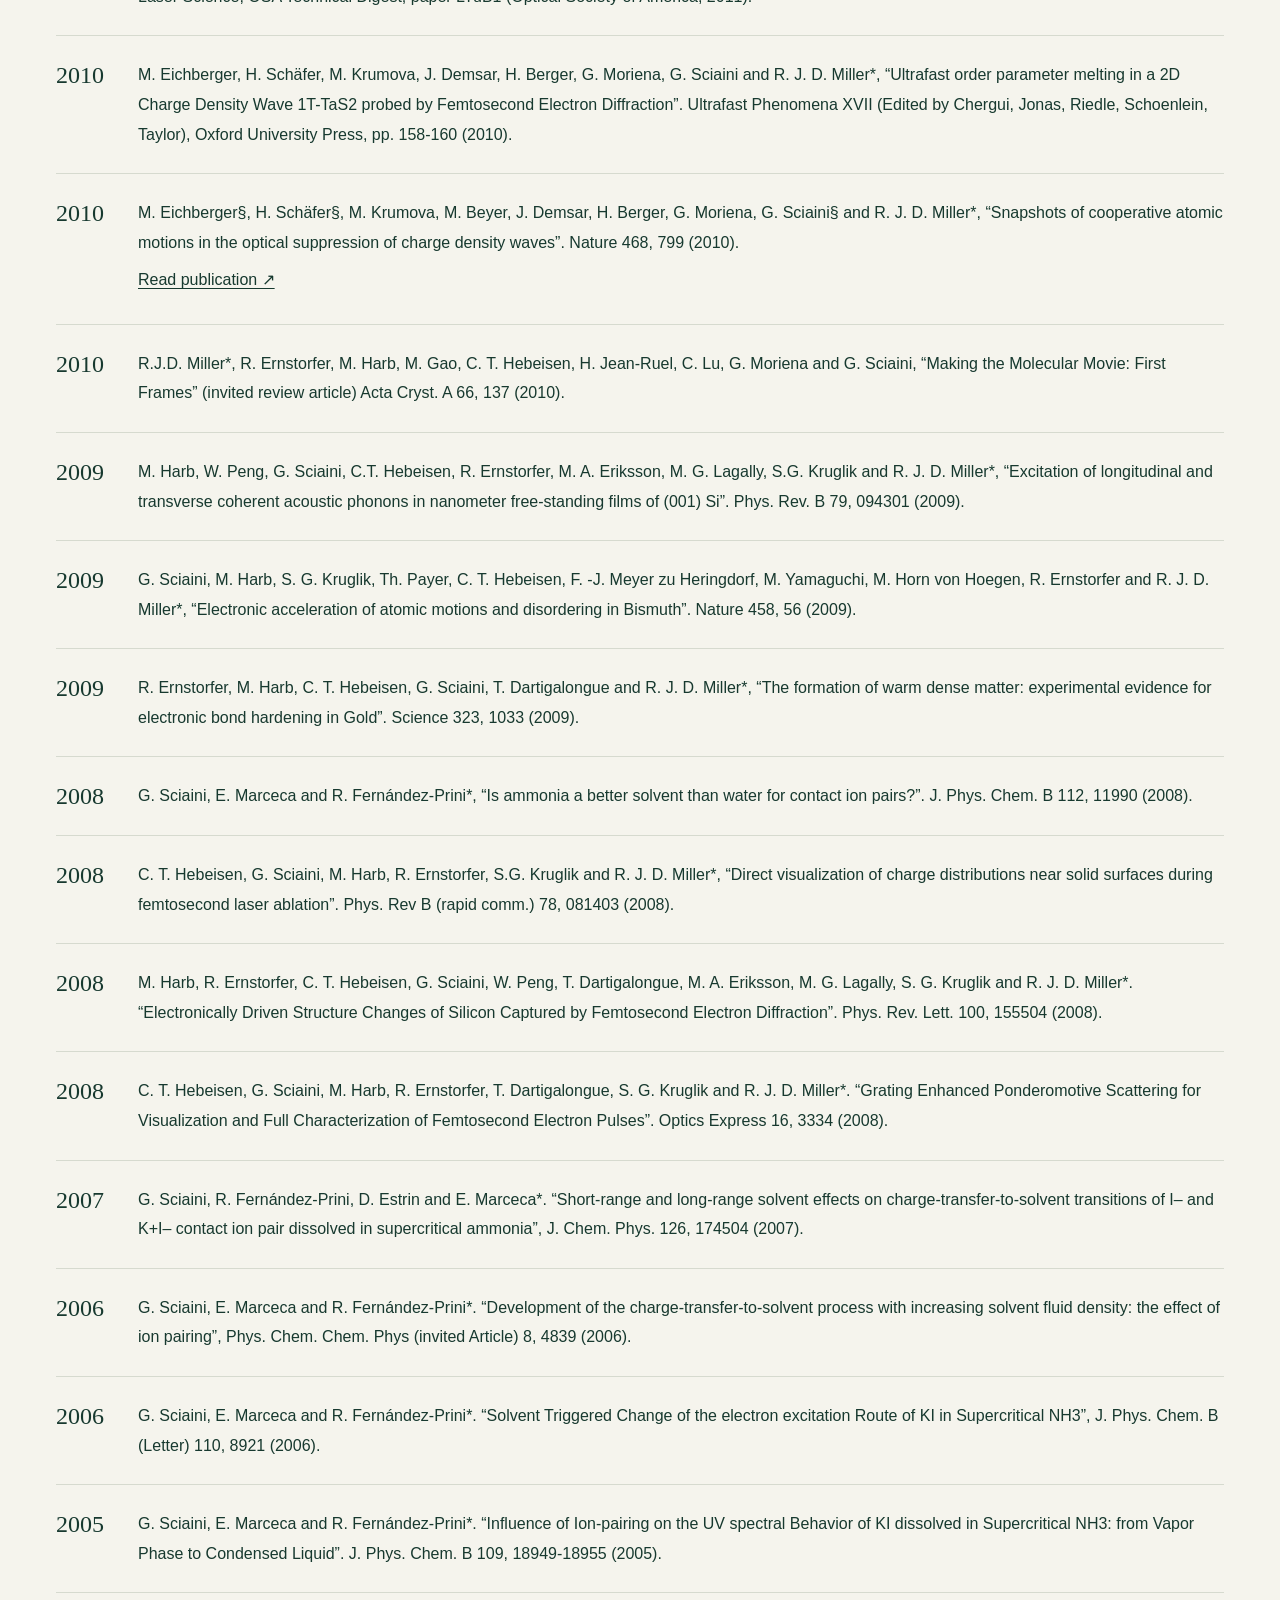
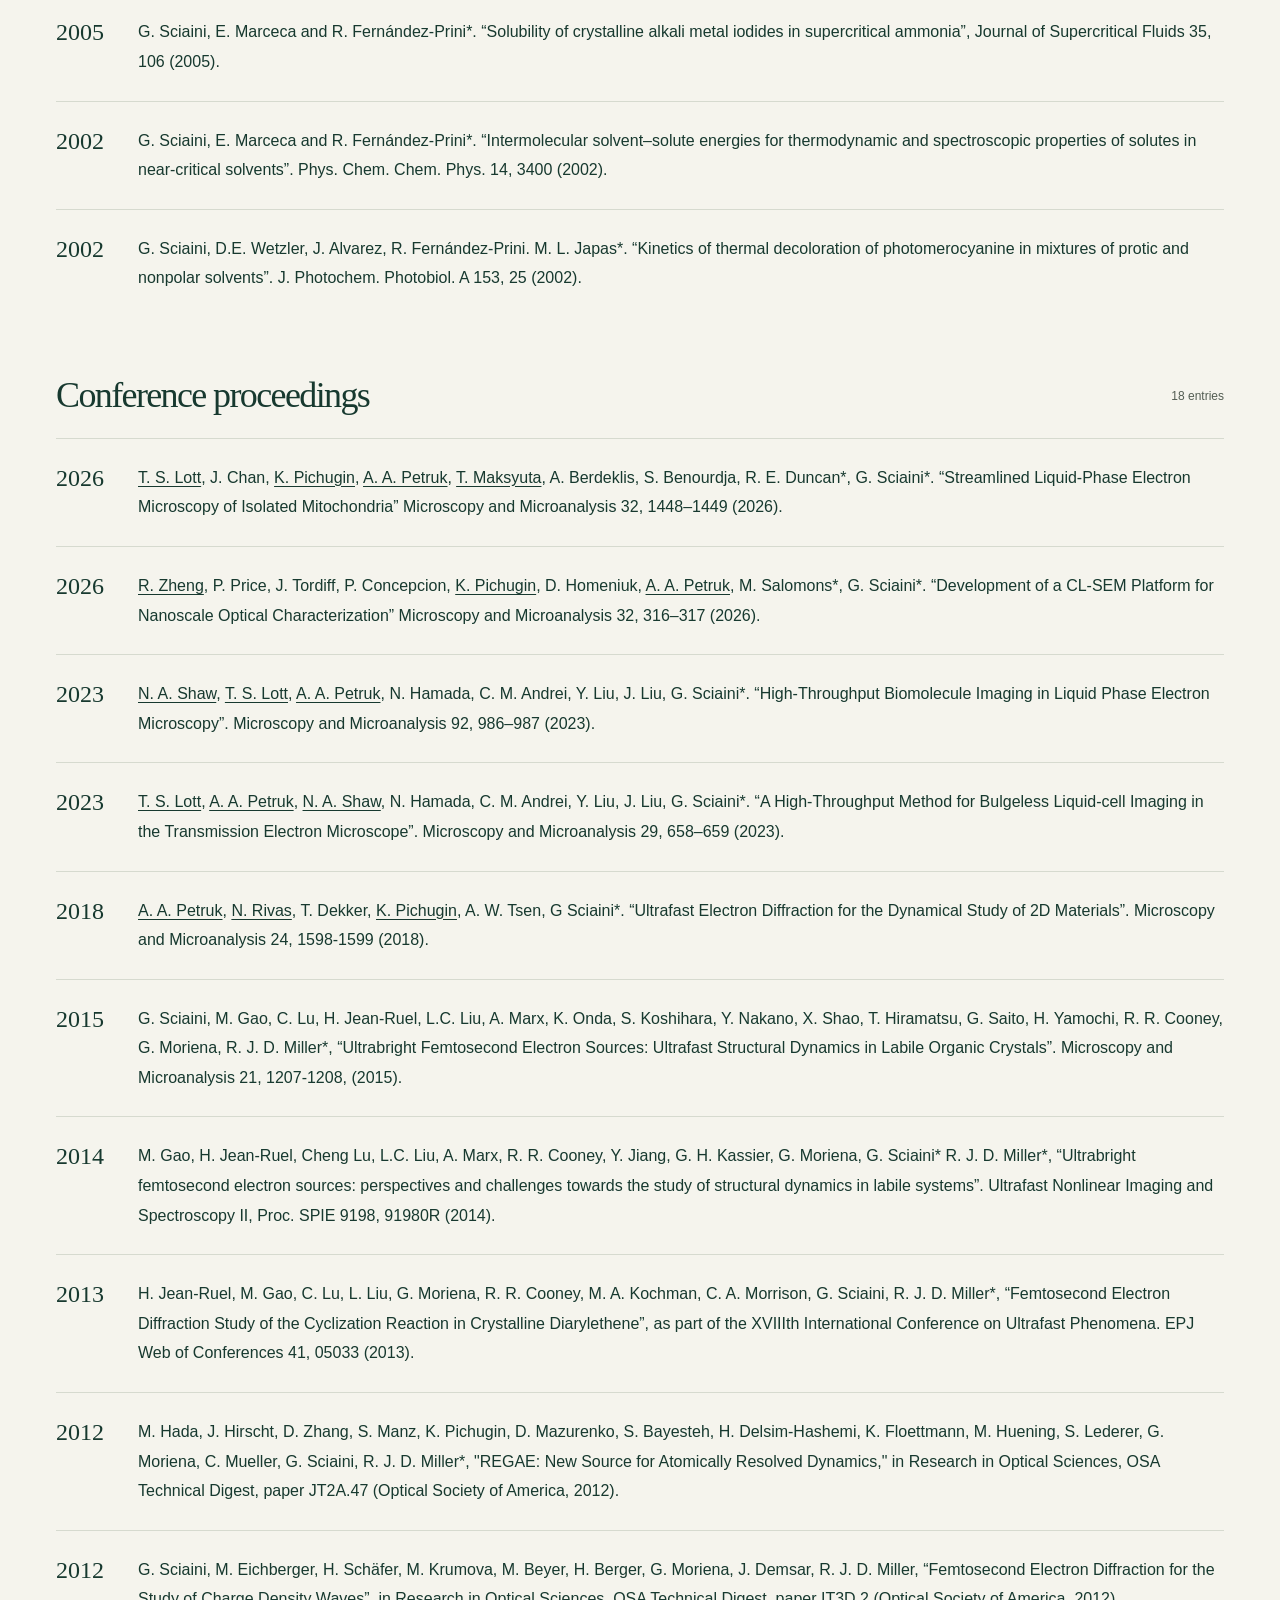
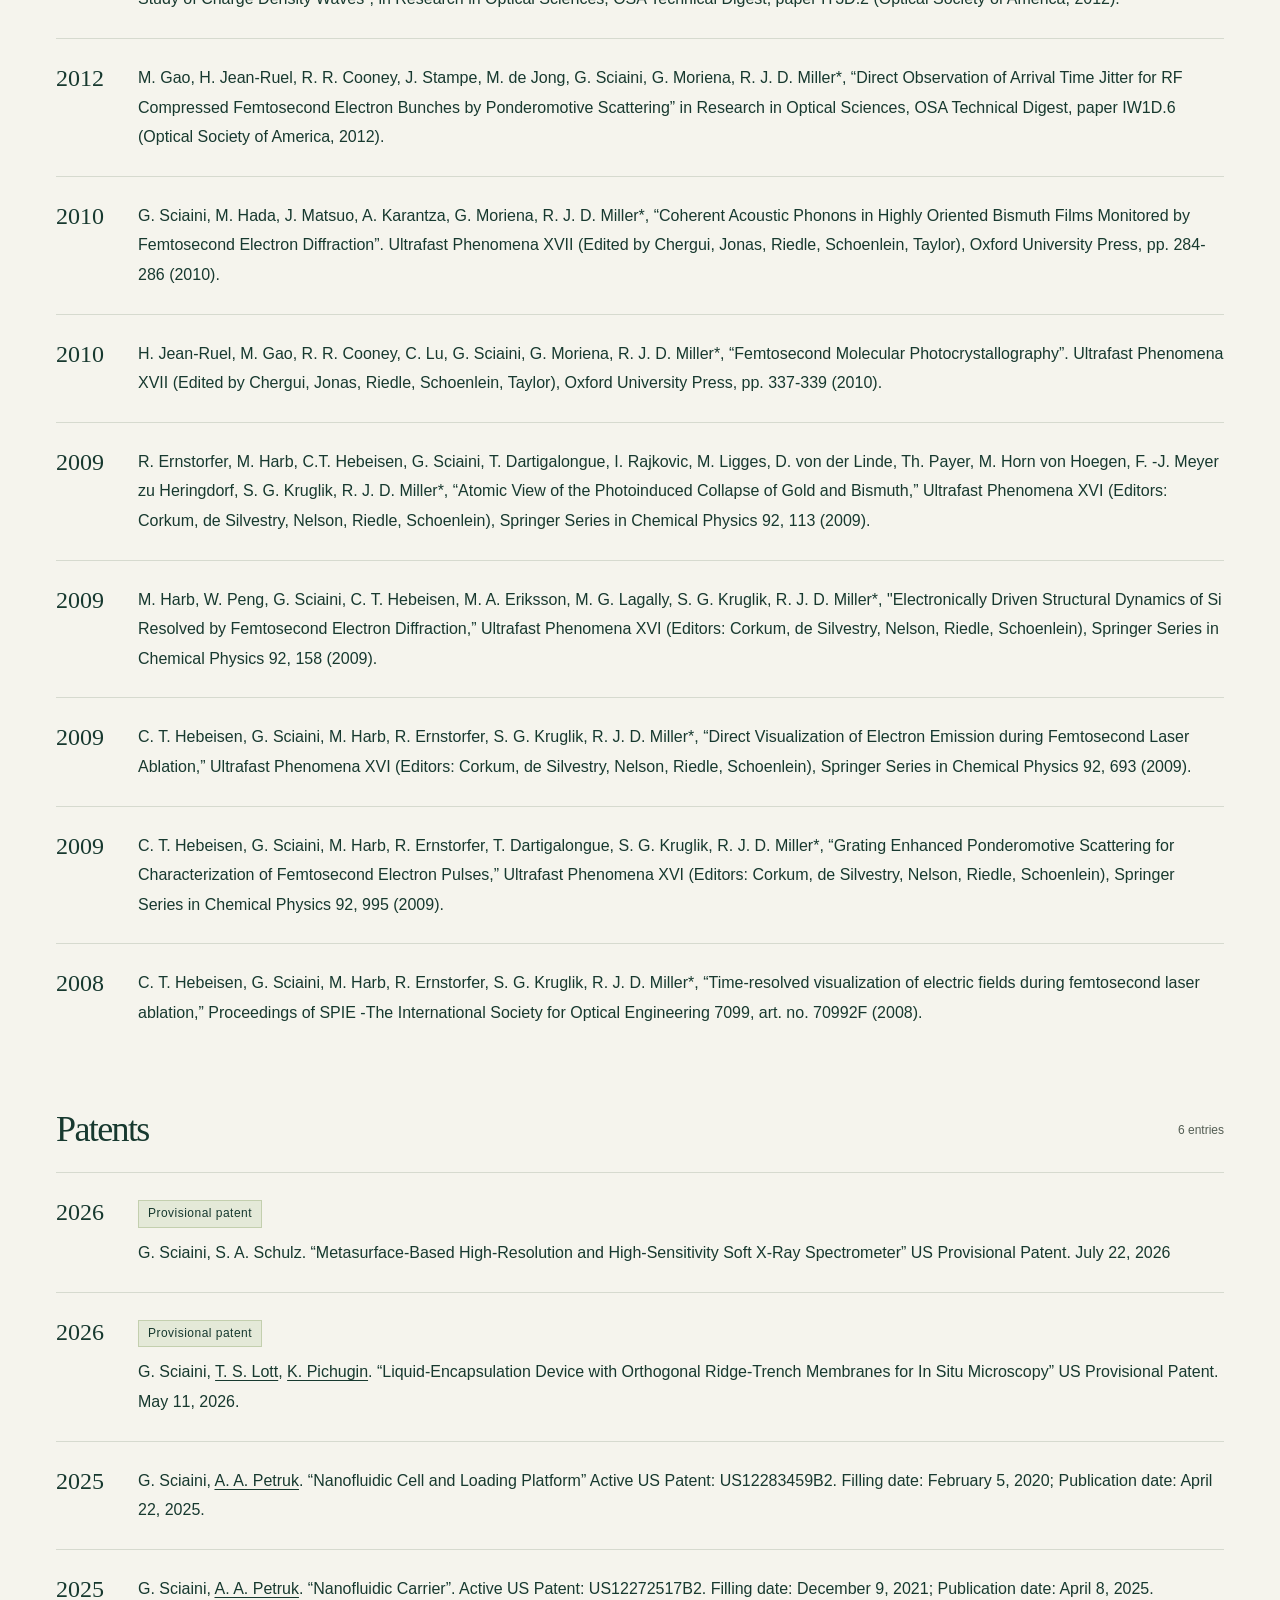
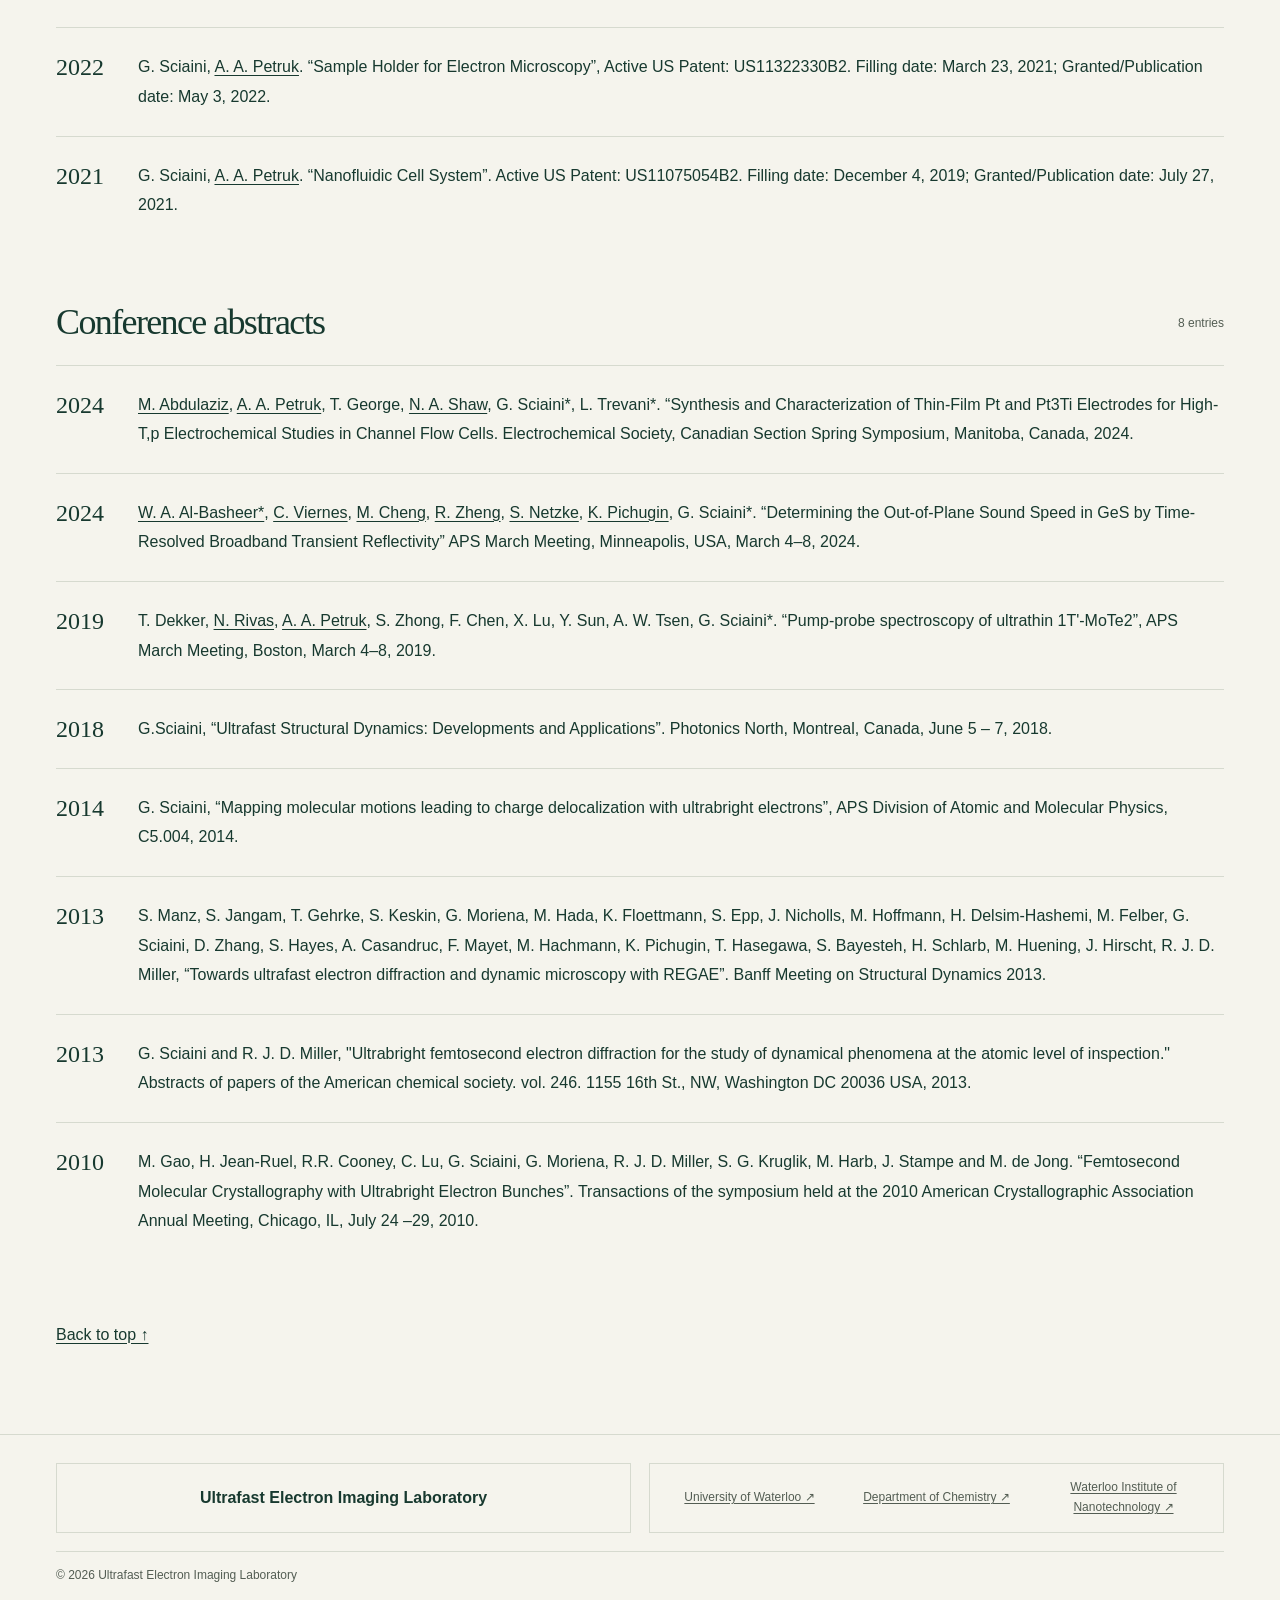
<file: publications.html>
<!doctype html>
<html lang="en">
  <head>
    <meta charset="utf-8">
    <meta name="viewport" content="width=device-width, initial-scale=1">
    <meta name="theme-color" content="#143b32">
    <title>
      Complete Publications — UeIL
    </title>
    <meta name="description" content="Complete publication record from Germán Sciaini’s September 2026 CV: journal articles, conference proceedings, patents and abstracts.">
    <link rel="stylesheet" href="assets/css/style.css">
    <script src="assets/js/navigation.js" defer>
    </script>
    <script src="assets/js/publications.js" defer>
    </script>
  </head>
  <body>
    <a class="skip" href="#main">Skip to content</a>
    <header>
      <a class="brand" href="index.html" aria-label="UeIL home"><span class="mark" aria-hidden="true">UeIL</span><span>The Ultrafast Electron Imaging Lab<small>The Sciaini Group</small></span></a>
      <button class="menu-toggle" aria-expanded="false" aria-controls="navigation">
         Menu <span>☰</span>
      </button>
      <nav id="navigation" aria-label="Main navigation">
        <a href="index.html">Home</a>
        <div class="publications-nav">
          <a href="index.html#publications">Publications <span class="nav-dropdown-indicator" aria-hidden="true">⌄</span></a>
          <div class="publications-menu">
            <a href="publications.html" aria-current="page">Complete Publications <span aria-hidden="true">→</span></a>
            <a href="spotlight.html">Research Spotlights <span aria-hidden="true">→</span></a>
          </div>
        </div>
        <a href="index.html#people">People</a>
        <a href="index.html#pi">Principal Investigator</a>
        <a class="nav-contact" href="index.html#contact">Connect</a>
        <details class="education-dropdown">
          <summary>
            Educational Software <span aria-hidden="true">⌄</span>
          </summary>
          <div class="education-links" aria-label="Educational visualizers">
            <a href="educational-software/Hydrogen_Orbital_Visualizer.html" target="_blank" rel="noopener">Hydrogen Orbital Visualizer <span aria-hidden="true">→</span></a><a href="educational-software/Hybrid_Orbital_Visualizer.html" target="_blank" rel="noopener">Hybrid Orbital Visualizer <span aria-hidden="true">→</span></a><a href="educational-software/Molecular_Orbital_Visualizer.html" target="_blank" rel="noopener">Molecular Orbital Visualizer <span aria-hidden="true">→</span></a><a href="educational-software/Lewis_Decoration_Studio.html" target="_blank" rel="noopener">Lewis Decoration Studio <span aria-hidden="true">→</span></a><small>Opens in a new tab</small>
          </div>
        </details>
      </nav>
    </header>
    <main id="main" class="wrap bibliography">
      <a class="text-link" href="index.html">← Back to home</a>
      <p class="eyebrow">
         2002–2026
      </p>
      <h1>
         Complete record
      </h1>
      <p class="bibliography-intro">
         Updated as of September 25, 2026.
      </p>
      <div class="cv-totals">
        <span><strong data-cv-total="Journal articles">—</strong>Journal entries</span><span><strong data-cv-total="Conference proceedings">—</strong>Conference proceedings</span><span><strong data-cv-total="Patents">—</strong>Patents</span><span><strong data-cv-total="Conference abstracts">—</strong>Conference abstracts</span>
      </div>
      <p id="cv-totals-error" role="alert" hidden>
        The publication list could not be loaded.
      </p>
      <div class="cv-controls">
        <label>
           Search the complete list<input type="search" id="cv-search" placeholder="Title, author, journal or keyword…">
        </label>
        <label>
           Category
          <select id="cv-category">
            <option value="All">
              All categories
            </option>
            <option>
              Journal articles
            </option>
            <option>
              Conference proceedings
            </option>
            <option>
              Patents
            </option>
            <option>
              Conference abstracts
            </option>
          </select>
        </label>
        <label>
           Year / status
          <select id="cv-year">
            <option value="All">
              All years & statuses
            </option>
            <option value="2026">
              2026
            </option>
            <option value="2025">
              2025
            </option>
            <option value="2024">
              2024
            </option>
            <option value="2023">
              2023
            </option>
            <option value="2022">
              2022
            </option>
            <option value="2021">
              2021
            </option>
            <option value="2019">
              2019
            </option>
            <option value="2018">
              2018
            </option>
            <option value="2017">
              2017
            </option>
            <option value="2015">
              2015
            </option>
            <option value="2014">
              2014
            </option>
            <option value="2013">
              2013
            </option>
            <option value="2012">
              2012
            </option>
            <option value="2011">
              2011
            </option>
            <option value="2010">
              2010
            </option>
            <option value="2009">
              2009
            </option>
            <option value="2008">
              2008
            </option>
            <option value="2007">
              2007
            </option>
            <option value="2006">
              2006
            </option>
            <option value="2005">
              2005
            </option>
            <option value="2002">
              2002
            </option>
            <option value="In press">
              In press
            </option>
            <option value="Pending">
              Submitted / under review
            </option>
          </select>
        </label>
        <button id="cv-reset">
           Reset filters
        </button>
      </div>
      <p class="cv-source-note">
          <span class="cv-member">Underlined authors</span> are students, postdoctoral fellows or visiting scholars during Sciaini’s tenure at Waterloo; § equal contributions; * corresponding author(s).
      </p>
      <p id="cv-count" aria-live="polite">
        Loading publication counts…
      </p>
      <p id="cv-empty" hidden>
         No entries match these filters. Try another search or reset the filters.
      </p>
      <div id="cv-categories"></div>
      <a class="text-link" href="#main">Back to top ↑</a>
    </main>
    <footer class="site-footer">
      <div class="wrap footer-inner">
        <a class="footer-name" href="index.html">Ultrafast Electron Imaging Laboratory</a>
        <nav class="footer-affiliations" aria-label="Institutional affiliations">
          <a href="https://uwaterloo.ca/" target="_blank" rel="noopener" aria-label="University of Waterloo"><span class="footer-affiliation-full">University of Waterloo&nbsp↗</span></a>
          <a href="https://uwaterloo.ca/chemistry/" target="_blank" rel="noopener" aria-label="Department of Chemistry"><span class="footer-affiliation-full">Department of Chemistry&nbsp↗</span></a>
          <a href="https://uwaterloo.ca/institute-nanotechnology/" target="_blank" rel="noopener" aria-label="Waterloo Institute of Nanotechnology"><span class="footer-affiliation-full">Waterloo Institute of Nanotechnology&nbsp↗</span></a>
        </nav>
        <div class="footer-meta">
          <span>© 2026 Ultrafast Electron Imaging Laboratory</span>
        </div>
      </div>
    </footer>
  </body>
</html>
</file>
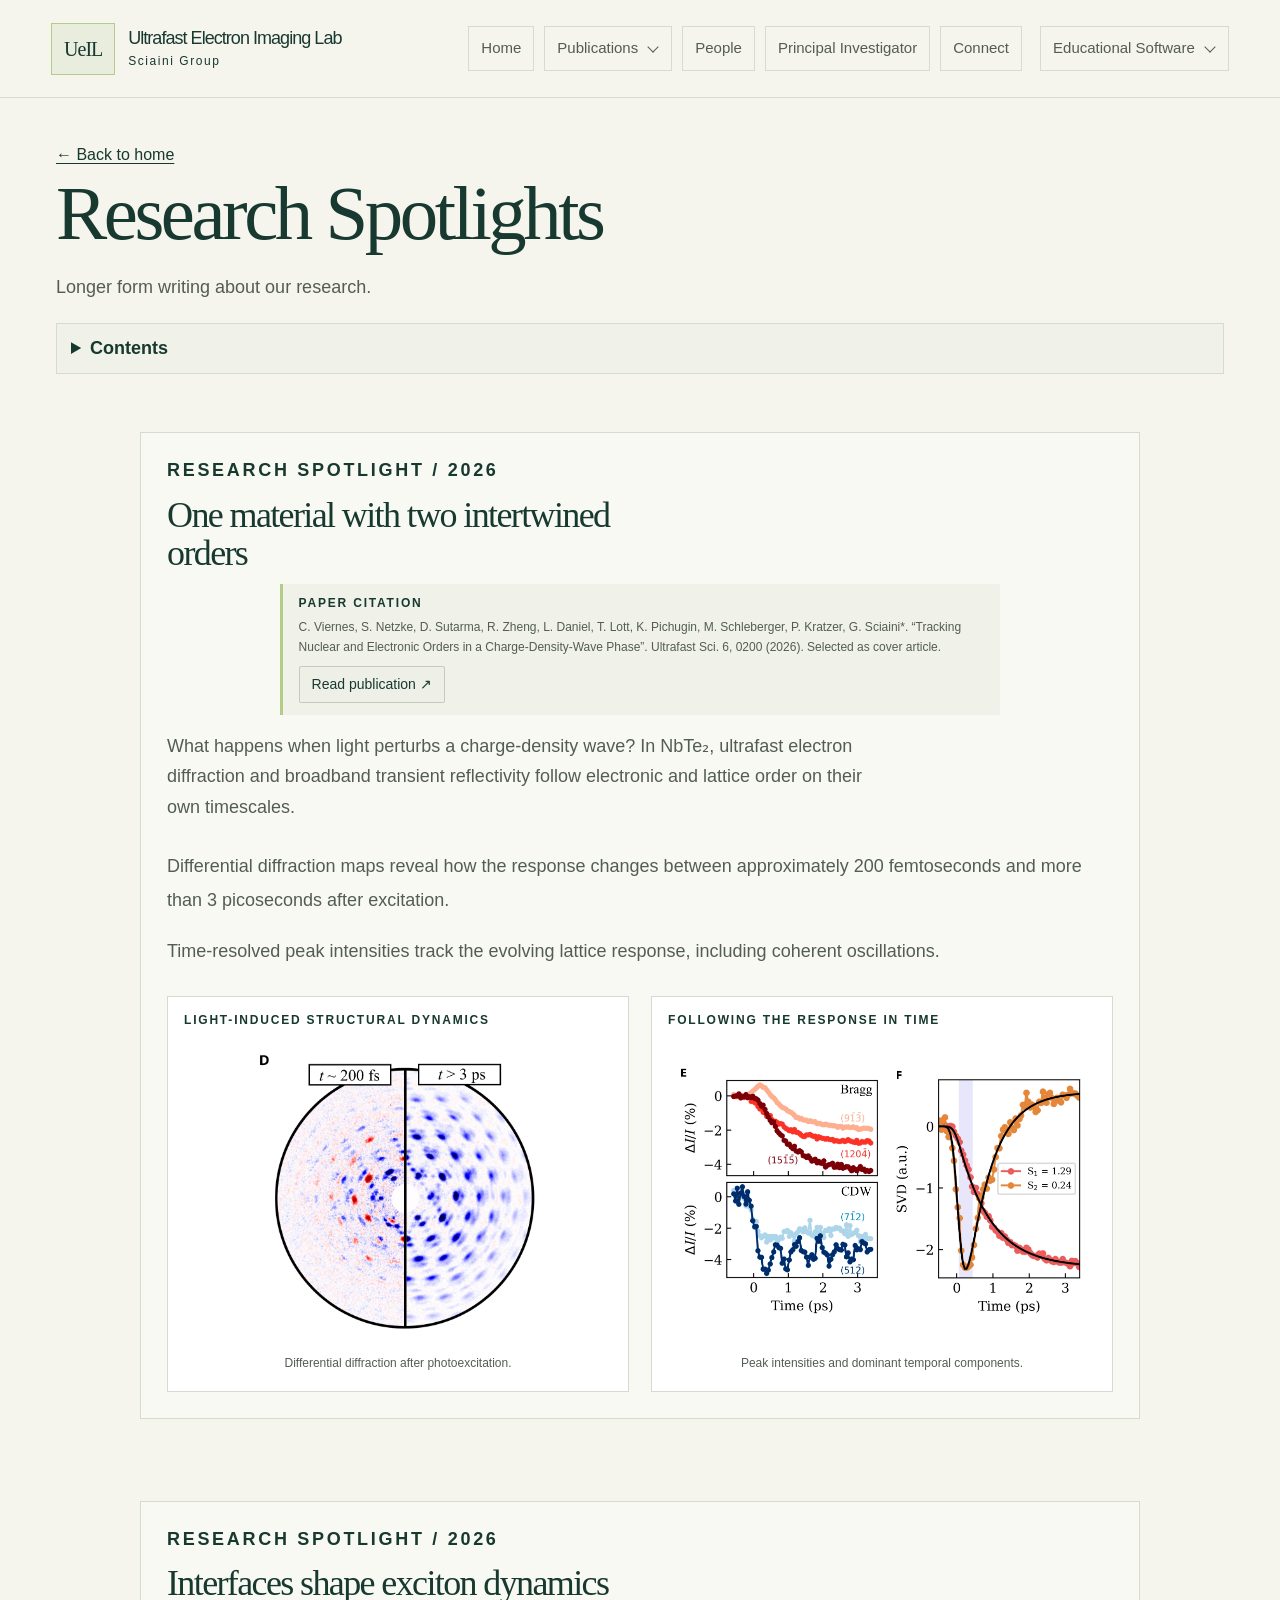
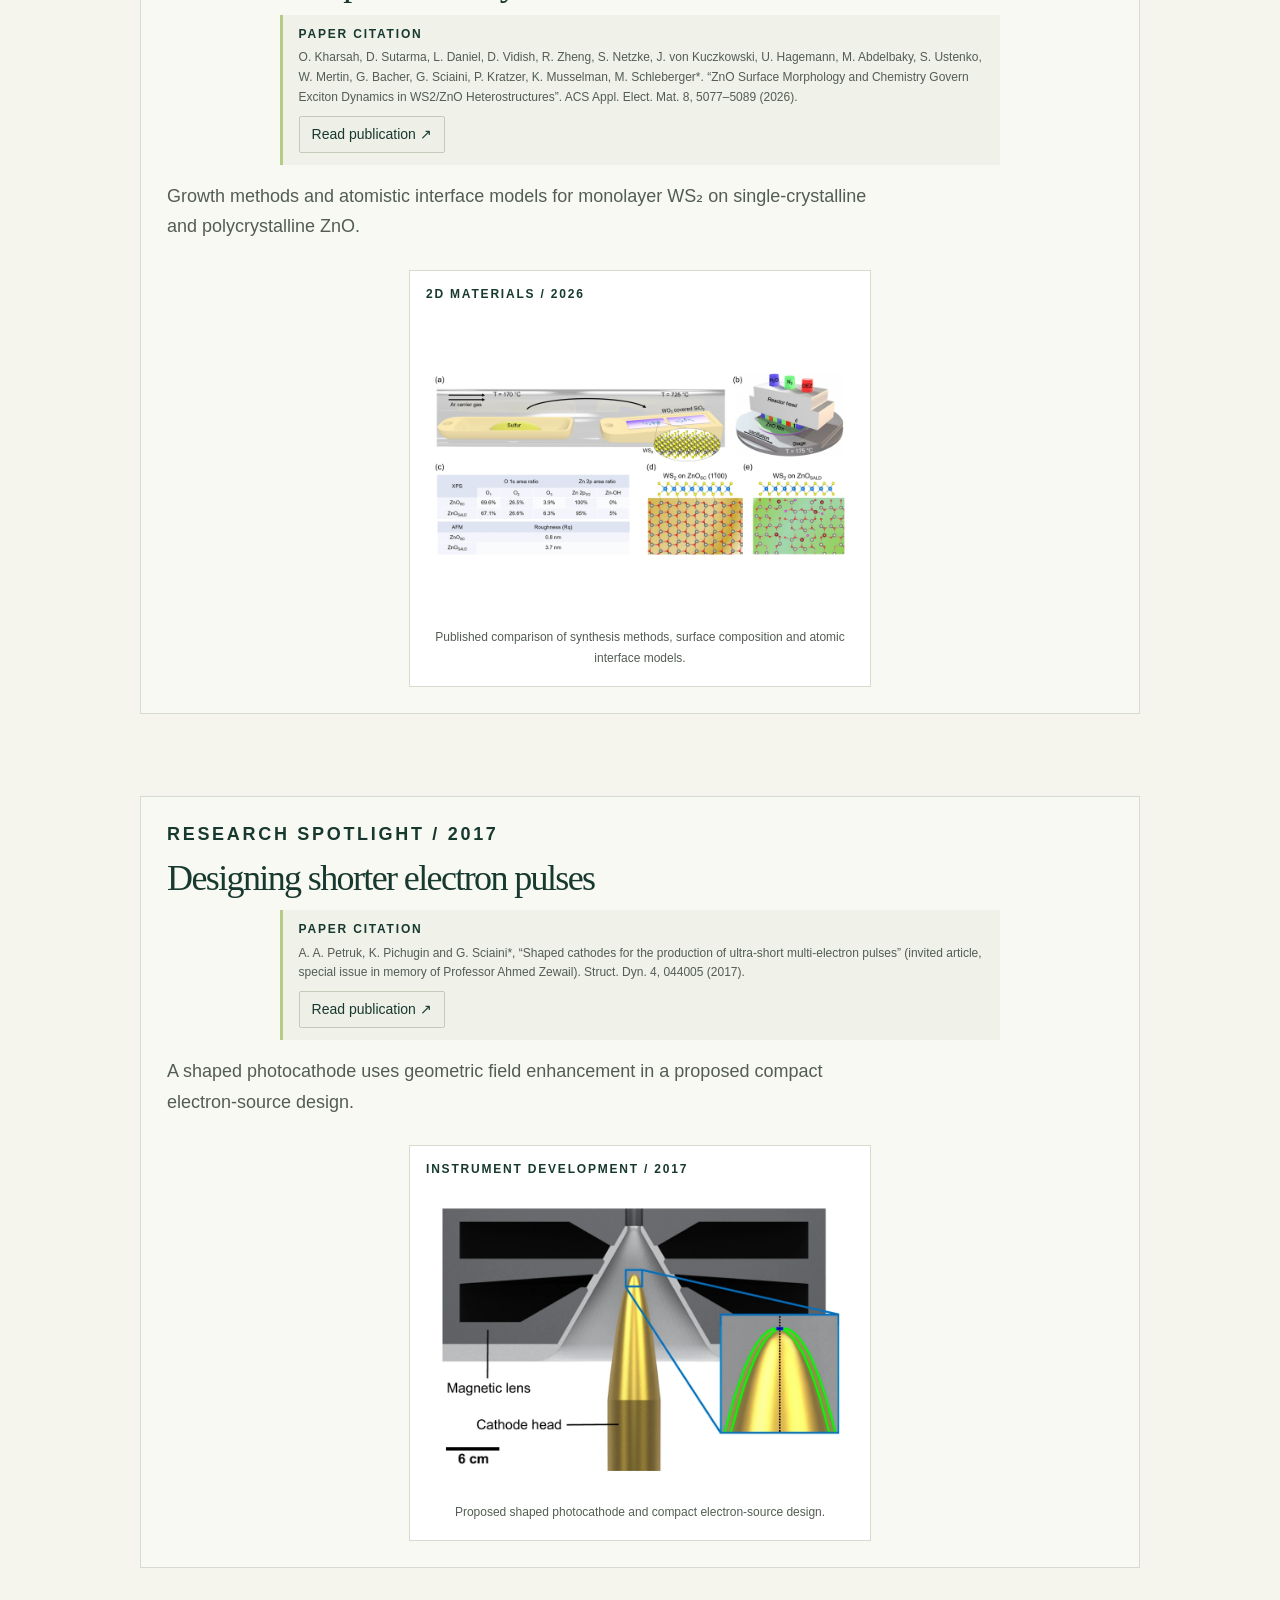
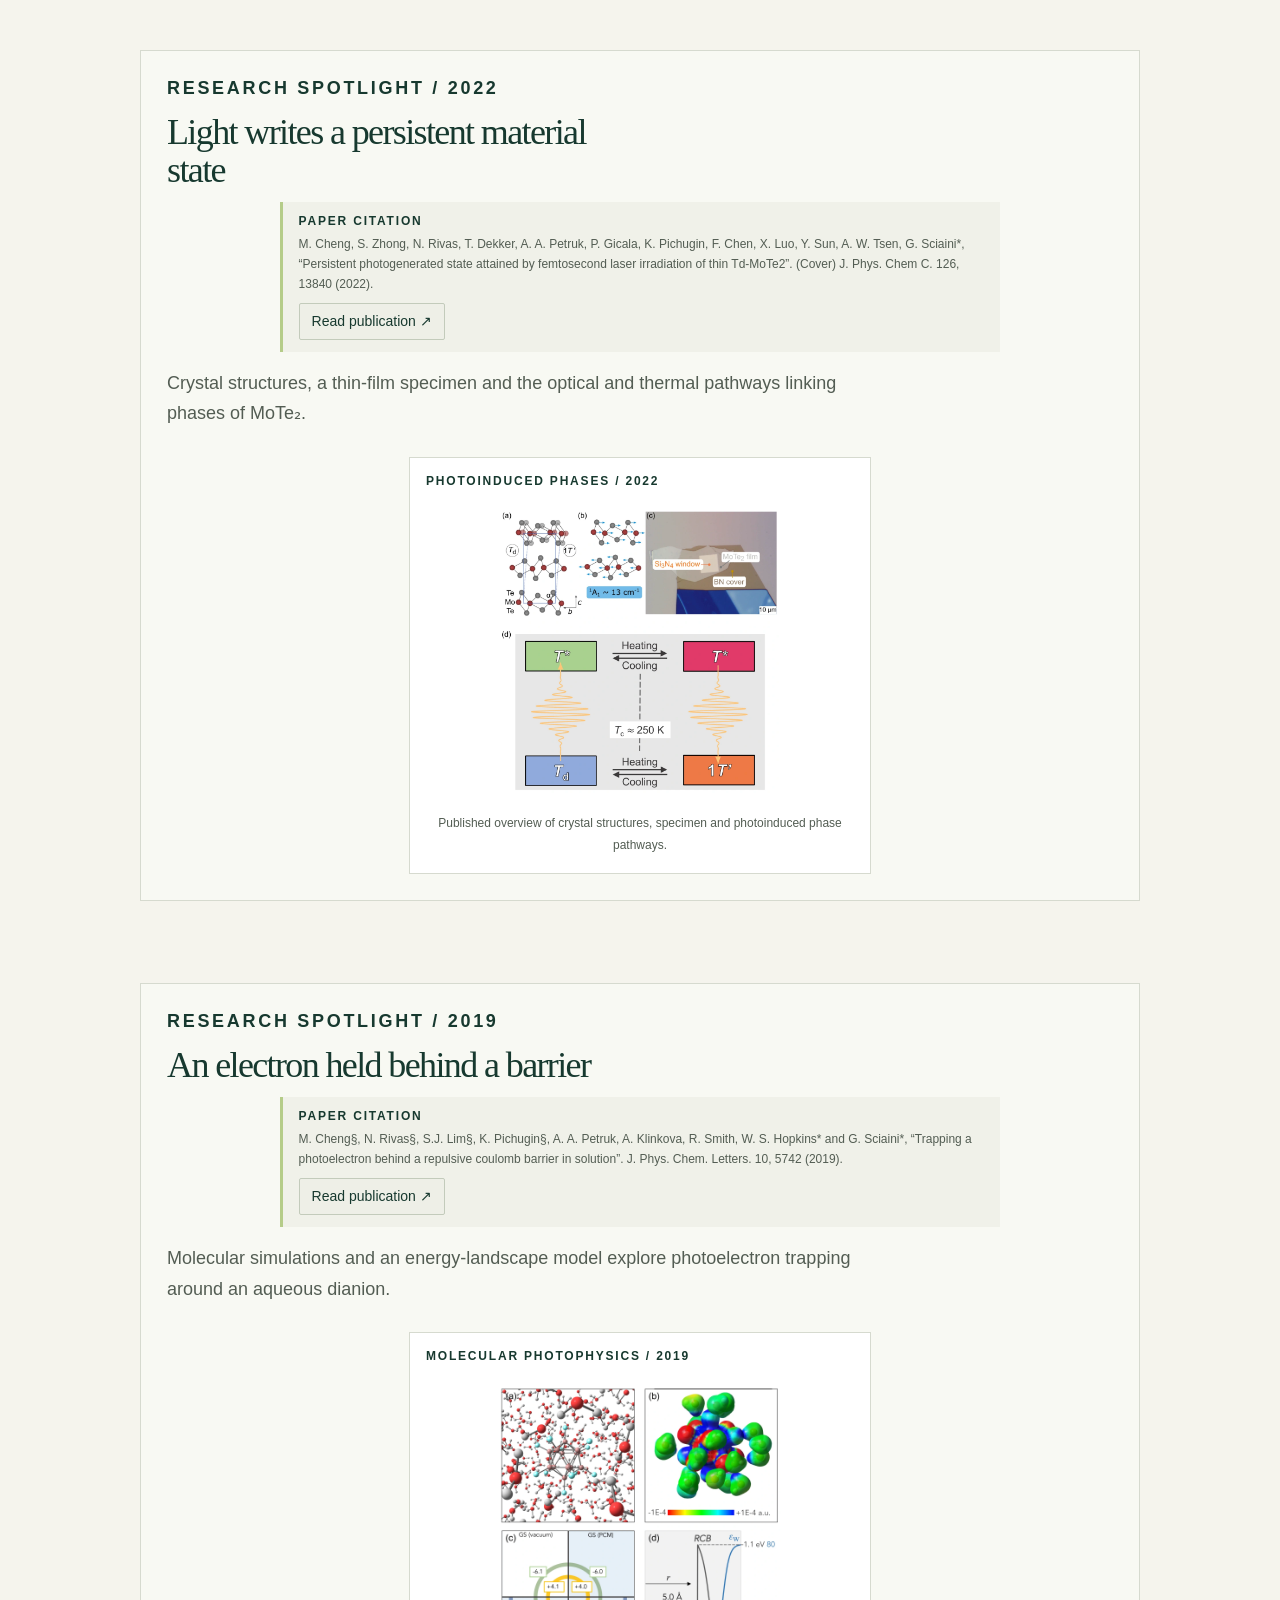
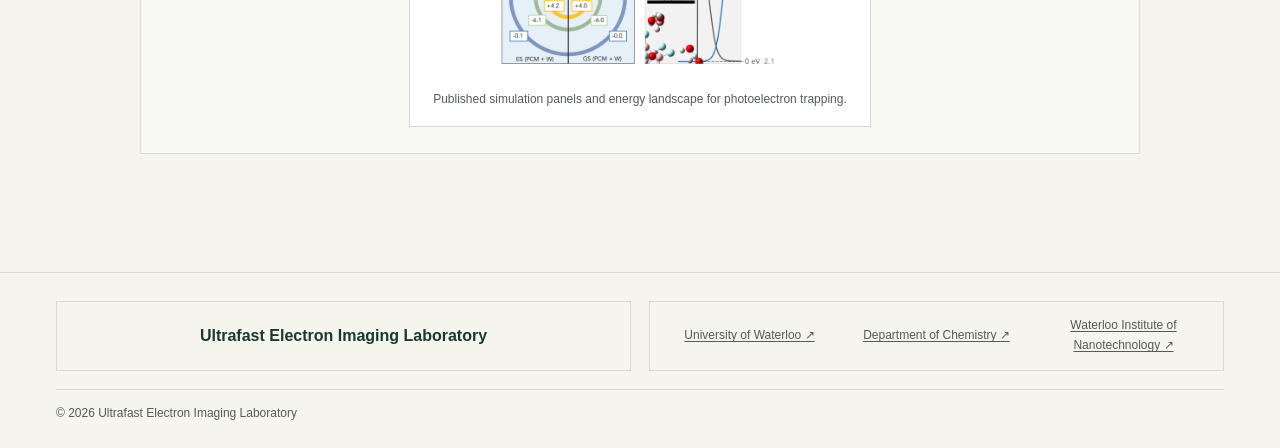
<file: spotlight.html>
<!doctype html>
<html lang="en">
  <head>
    <meta charset="utf-8">
    <meta name="viewport" content="width=device-width, initial-scale=1">
    <meta name="theme-color" content="#143b32">
    <title>Research Spotlights — UeIL</title>
    <meta name="description" content="In-depth stories about research from the Sciaini Group, with figures, findings and links to research data.">
    <link rel="stylesheet" href="assets/css/style.css">
    <script src="assets/js/navigation.js" defer></script>
    <script src="assets/js/spotlights.js" defer></script>
    <script src="assets/js/figures.js" defer></script>
  </head>
  <body>
    <a class="skip" href="#main">Skip to content</a>
    <header>
      <a class="brand" href="index.html" aria-label="UeIL home"><span class="mark" aria-hidden="true">UeIL</span><span>Ultrafast Electron Imaging Lab<small>Sciaini Group</small></span></a>
      <button class="menu-toggle" aria-expanded="false" aria-controls="navigation">
        Menu <span>☰</span>
      </button>
      <nav id="navigation" aria-label="Main navigation">
        <a href="index.html">Home</a>
        <div class="publications-nav">
          <a href="index.html#publications">Publications <span class="nav-dropdown-indicator" aria-hidden="true">⌄</span></a>
          <div class="publications-menu">
            <a href="publications.html">Complete Publications <span aria-hidden="true">→</span></a>
            <a href="spotlight.html" aria-current="page">Research Spotlights <span aria-hidden="true">→</span></a>
          </div>
        </div>
        <a href="index.html#people">People</a>
        <a href="index.html#pi">Principal Investigator</a>
        <a class="nav-contact" href="index.html#contact">Connect</a>
        <details class="education-dropdown">
          <summary>
            Educational Software <span aria-hidden="true">⌄</span>
          </summary>
          <div class="education-links" aria-label="Educational visualizers">
            <a href="educational-software/Hydrogen_Orbital_Visualizer.html" target="_blank" rel="noopener">Hydrogen Orbital Visualizer <span aria-hidden="true">→</span></a><a href="educational-software/Hybrid_Orbital_Visualizer.html" target="_blank" rel="noopener">Hybrid Orbital Visualizer <span aria-hidden="true">→</span></a><a href="educational-software/Molecular_Orbital_Visualizer.html" target="_blank" rel="noopener">Molecular Orbital Visualizer <span aria-hidden="true">→</span></a><a href="educational-software/Lewis_Decoration_Studio.html" target="_blank" rel="noopener">Lewis Decoration Studio <span aria-hidden="true">→</span></a><small>Opens in a new tab</small>
          </div>
        </details>
      </nav>
    </header>
    <main id="main" class="spotlights-page">
      <div class="wrap spotlight-page-heading">
        <a class="text-link" href="index.html">← Back to home</a>
        <h1>Research Spotlights</h1>
        <p>Longer form writing about our research.</p>
        <details class="spotlight-toc">
          <summary>Contents</summary>
          <ul id="spotlight-toc-list"></ul>
        </details>
      </div>
      <div id="spotlight-error" class="wrap" role="alert" hidden>
        Research Spotlights could not be loaded. Please try again later.
      </div>
      <div id="spotlight-list" class="spotlight-list"></div>
    </main>
    <footer class="site-footer">
      <div class="wrap footer-inner">
        <a class="footer-name" href="index.html">Ultrafast Electron Imaging Laboratory</a>
        <nav class="footer-affiliations" aria-label="Institutional affiliations">
          <a href="https://uwaterloo.ca/" target="_blank" rel="noopener" aria-label="University of Waterloo"><span class="footer-affiliation-full">University of Waterloo&nbsp↗</span></a>
          <a href="https://uwaterloo.ca/chemistry/" target="_blank" rel="noopener" aria-label="Department of Chemistry"><span class="footer-affiliation-full">Department of Chemistry&nbsp↗</span></a>
          <a href="https://uwaterloo.ca/institute-nanotechnology/" target="_blank" rel="noopener" aria-label="Waterloo Institute of Nanotechnology"><span class="footer-affiliation-full">Waterloo Institute of Nanotechnology&nbsp↗</span></a>
        </nav>
        <div class="footer-meta">
          <span>© 2026 Ultrafast Electron Imaging Laboratory</span>
        </div>
      </div>
    </footer>
    <dialog id="figure-viewer" aria-labelledby="figure-viewer-title">
      <button class="close" aria-label="Close enlarged figure">×</button>
      <p class="eyebrow">PUBLICATION FIGURE</p>
      <h2 id="figure-viewer-title"></h2>
      <div class="figure-viewer-image">
        <img id="figure-viewer-img" alt="Figure viewer">
      </div>
      <p id="figure-viewer-caption"></p>
      <p id="figure-viewer-citation" class="figure-viewer-citation"></p>
      <a id="figure-viewer-link" class="source-link" target="_blank" rel="noopener">Read source publication ↗</a>
    </dialog>
  </body>
</html>
</file>
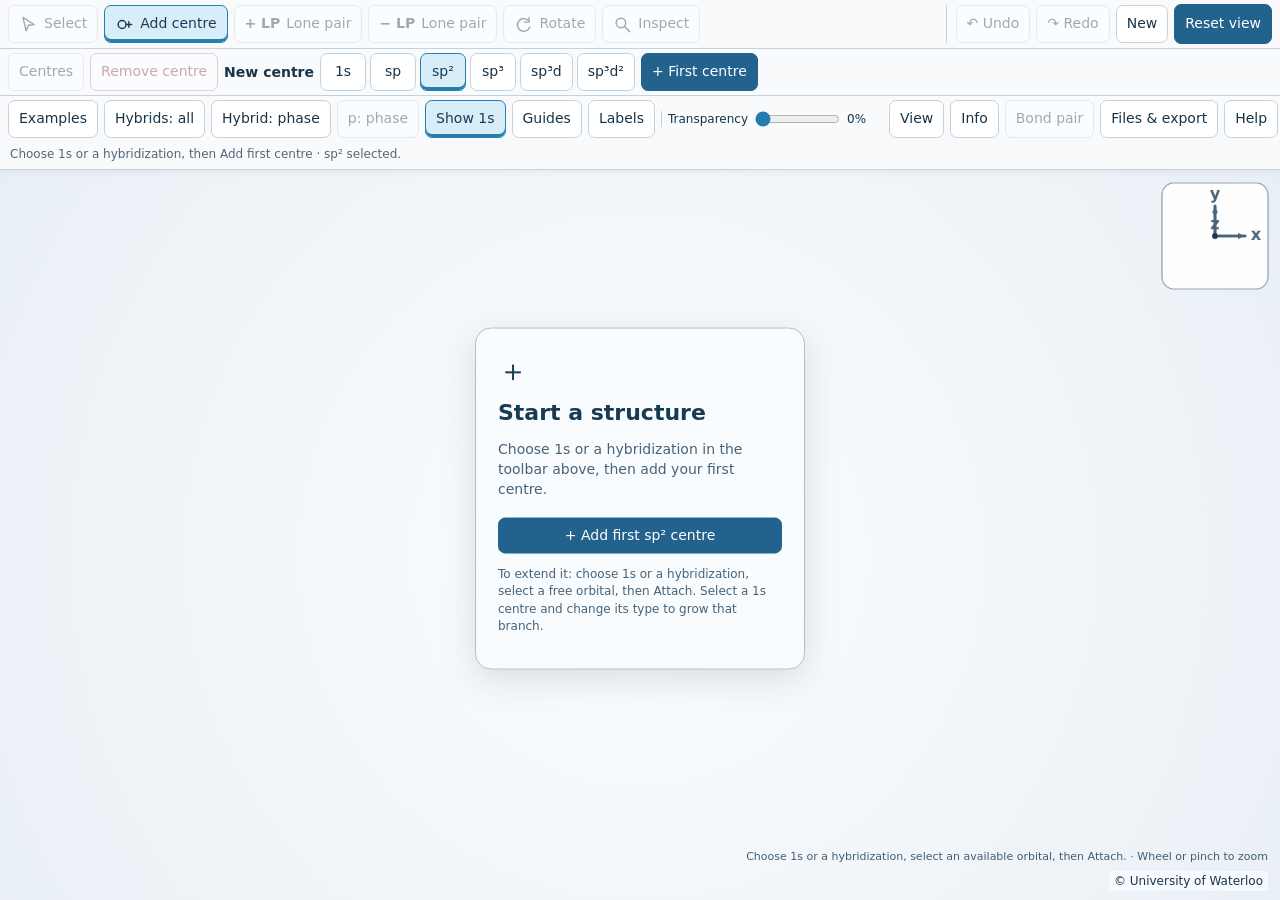
<file: educational-software/Hybrid_Orbital_Visualizer.html>
<!DOCTYPE html>
<html lang="en">
<head>
<meta charset="UTF-8" />
<meta name="viewport" content="width=device-width, initial-scale=1.0, viewport-fit=cover" />
<title>Hybrid Orbital Visualizer</title>
<style>

:root{--control-font-size:14px;--bg:#07111f;--panel:#102138;--text:#eef6ff;--muted:#b7c6d5;--border:#39516a;--button:#1b3148;--hover:#27445f;--accent:#86ceff}
*{box-sizing:border-box}html,body{height:100%;margin:0}body{display:flex;flex-direction:column;height:100vh;height:100dvh;overflow:hidden;font-family:Inter,ui-sans-serif,system-ui,-apple-system,BlinkMacSystemFont,"Segoe UI",sans-serif;background:var(--bg);color:var(--text)}
body.controls-light{--bg:#edf2f6;--panel:#f8fafc;--text:#183449;--muted:#50687b;--border:#c5d1dc;--button:#fff;--hover:#e6f0f8;--accent:#247cac}
[hidden]{display:none!important}button,input{font:inherit;font-size:var(--control-font-size)}button{border:1px solid var(--border);border-radius:7px;background:var(--button);color:var(--text);padding:8px 10px;cursor:pointer;line-height:1.25}button:hover{background:var(--hover)}button:disabled{opacity:.4;cursor:default}button:focus-visible,input:focus-visible{outline:2px solid var(--accent);outline-offset:2px}button[aria-pressed="true"]{background:#254d6b;color:#fff;border-color:#85ceff;box-shadow:inset 0 -3px 0 #85ceff}body.controls-light button[aria-pressed="true"]{background:#d9edf9;color:#163c57;border-color:#277fae;box-shadow:inset 0 -3px 0 #277fae}.primary{background:#22628d;color:white;border-color:#22628d}.primary:hover{background:#174c71}
.mobile-toolbar{flex:0 0 auto;position:relative;z-index:30;background:var(--panel);padding-top:env(safe-area-inset-top);border-bottom:1px solid var(--border);box-shadow:0 2px 8px #001a3010;min-width:0}
.toolbar-row,.toolbar-scroll,.tool-group{display:flex;align-items:center;gap:6px}.toolbar-row{padding:4px 8px;overflow-x:auto;overscroll-behavior-x:contain;scrollbar-width:thin}.toolbar-main{overflow:visible;border-bottom:1px solid var(--border)}.toolbar-scroll{flex:1;min-width:0;overflow-x:auto;scrollbar-width:thin}.tool-group{flex:0 0 auto}.utility-tools{border-left:1px solid var(--border);padding-left:9px;margin-left:auto}.toolbar-row button{flex:0 0 auto;white-space:nowrap;min-height:38px}.drawing-tool{display:flex;gap:6px;align-items:center}.drawing-tool svg{height:19px;width:19px}.tool-symbol{font-weight:700;white-space:nowrap}.toolbar-caption{font-size:var(--control-font-size);white-space:nowrap;font-weight:600}.hybrid-grid{display:flex;gap:4px;flex:0 1 auto;min-width:0;overflow-x:auto}.hybrid-grid button{min-width:46px}.toolbar-display{border-top:1px solid var(--border)}#resetView{min-height:40px}#cancelAttachment{min-width:38px;font-size:20px;padding:4px}.transparency-tool{display:flex;gap:7px;align-items:center;flex:0 0 auto;font-size:12px;padding:0 6px;border-left:1px solid var(--border)}#transparency{width:85px;margin:0;accent-color:var(--accent)}#transparencyVal{min-width:30px}#toolbarStatus{font-size:12px;color:var(--muted);line-height:1.4;padding:4px 10px 6px;white-space:nowrap;text-overflow:ellipsis;overflow:hidden;min-height:27px}
.toolbar-popover{position:absolute;top:calc(100% + 5px);left:8px;width:380px;max-width:calc(100vw - 16px);max-height:min(68dvh,550px);overflow:auto;overscroll-behavior:contain;background:var(--panel);border:1px solid var(--border);border-radius:12px;padding:13px;box-shadow:0 8px 32px #00142535;font-size:14px}.popover-head{display:flex;align-items:center;justify-content:space-between;gap:10px;margin-bottom:10px}.popover-head button{font-size:20px;min-width:36px;padding:3px}.toolbar-popover p{line-height:1.45;margin:10px 0}.toolbar-popover hr{border:0;border-top:1px solid var(--border);margin:12px 0}.toolbar-popover input[type=range]{width:100%;accent-color:var(--accent)}.example-grid,.option-grid{display:grid;grid-template-columns:1fr 1fr;gap:7px;margin:8px 0}.example-grid button{text-align:left;font-weight:600;min-height:48px}.example-grid small,.choice-strip small{display:block;font-size:12px;font-weight:400;color:var(--muted);margin-top:2px}.choice-strip{display:flex;flex-wrap:wrap;gap:6px;margin:5px 0 10px;max-height:200px;overflow-y:auto}.choice-strip button{text-align:left}.choice-label{display:block;font-size:13px;color:var(--muted);margin:10px 0 4px}.check{display:flex;align-items:center;gap:7px;padding:5px 0}.note{font-size:12px;color:var(--muted);line-height:1.45}.info-grid{display:grid;grid-template-columns:1fr auto;gap:6px 10px;font-size:12px}.toolbar-rotation{border-top:1px solid var(--border)}.toolbar-rotation .choice-strip{flex-wrap:nowrap;overflow-x:auto;max-width:180px;margin:0;flex:0 0 auto}.toolbar-rotation label{white-space:nowrap;font-size:12px}#quickTorsion{width:85px;flex:0 0 auto;padding:7px;border:1px solid var(--border);border-radius:7px;background:var(--button);color:var(--text)}
#app{flex:1;min-height:0;display:flex}main{position:relative;flex:1;min-width:0;min-height:0;overflow:hidden}canvas{width:100%;height:100%;display:block;touch-action:none;cursor:grab}canvas.dragging{cursor:grabbing}.viewport-card{position:absolute;left:14px;top:14px;max-width:360px;max-height:50%;overflow:auto;z-index:5;padding:10px 12px;border:1px solid #41556d;border-radius:10px;background:#0b182ae8;color:#eff6fc}.viewport-title{font-size:16px;font-weight:700}.viewport-sub{font-size:12px;margin-top:4px;line-height:1.4;color:#b9ccde}.pi-status{font-size:12px;line-height:1.4;margin-top:8px}.pi-status.formed{font-weight:600}.pi-meter{position:relative;height:9px;background:#8398ab40;border-radius:6px;margin:7px 0;overflow:hidden}.pi-meter>span{position:absolute;height:100%}.pi-meter::after{content:"";position:absolute;left:50%;height:100%;width:1px;background:currentColor}.pi-scale{display:flex;justify-content:space-between;font-size:10px;gap:3px}.legend{position:absolute;left:12px;bottom:12px;display:flex;flex-wrap:wrap;gap:6px 10px;max-width:calc(100% - 220px);pointer-events:none;z-index:4}.legend-item{display:inline-flex;align-items:center;gap:5px;font-size:12px;color:#d7e5f1}.swatch{width:10px;height:10px;border-radius:50%}.copyright{position:absolute;right:12px;bottom:9px;padding:3px 5px;border-radius:4px;background:#0b182aaa;color:#ecf4fa;font-size:12px;pointer-events:none}.hint{position:absolute;right:12px;bottom:37px;max-width:calc(100% - 24px);font-size:11px;color:#aec0d3;text-align:right;pointer-events:none}.light .viewport-card{background:#f9fcfff2;color:#193449;border-color:#adbfce}.light .viewport-sub,.light .hint,.light .legend-item{color:#435d71}.light .copyright{background:#f9fcffdd;color:#193449}#workspaceMessage{position:absolute;bottom:66px;left:50%;transform:translateX(-50%);max-width:calc(100% - 28px);width:max-content;padding:8px 12px;border-radius:9px;background:#122a40e8;color:#f2f8ff;z-index:8;font-size:13px;pointer-events:none}.light #workspaceMessage{background:#f7fcfff2;color:#173d56;border:1px solid #9fb9ce}#inspectionText{position:absolute;left:12px;right:12px;bottom:88px;background:#102138ed;color:#eef6ff;padding:10px 12px;border:1px solid #74c7ff;border-radius:10px;font-size:14px;pointer-events:none;z-index:5}.light #inspectionText{background:#f8fcfff2;color:#17394f;border-color:#9cb6c8}#emptyWorkspace{position:absolute;left:50%;top:45%;transform:translate(-50%,-50%);width:330px;max-width:calc(100% - 32px);padding:22px;border:1px solid #45617c;border-radius:16px;background:#102138ee;color:#eaf4fd;box-shadow:0 10px 35px #00142920}#emptyWorkspace h2{font-size:22px;margin:8px 0}#emptyWorkspace p{font-size:14px;line-height:1.45;color:#c0d0df}#emptyWorkspace button{width:100%;margin-top:5px}#emptyWorkspace .note{font-size:12px}.empty-symbol{font-size:30px}.light #emptyWorkspace{background:#f9fcfff5;color:#183b54;border-color:#aac0d0}.light #emptyWorkspace p{color:#486276}
#bondFeedback{position:absolute;inset:0;pointer-events:none;z-index:3;overflow:hidden}.bond-pulse{position:absolute;width:24px;height:24px;border:2px solid currentColor;border-radius:50%;animation:bondPulse .6s ease-out forwards}@keyframes bondPulse{from{transform:translate(-50%,-50%) scale(.65);opacity:.7}to{transform:translate(-50%,-50%) scale(2.1);opacity:0}}@media(prefers-reduced-motion:reduce){.bond-pulse{display:none}}
@media(max-width:820px){:root{--control-font-size:15px}.toolbar-row{padding:4px 6px;gap:5px;scrollbar-width:none}.toolbar-scroll,.hybrid-grid{scrollbar-width:none}.toolbar-row::-webkit-scrollbar,.toolbar-scroll::-webkit-scrollbar,.hybrid-grid::-webkit-scrollbar{display:none}.drawing-tool{flex-direction:column;gap:2px;min-width:57px;padding:5px 7px;min-height:54px}.drawing-tool svg{width:17px;height:17px}.tool-symbol{font-size:16px}.toolbar-row button{min-height:42px}.toolbar-main #resetView{width:74px;white-space:normal;min-height:54px;padding:6px}.toolbar-context .toolbar-caption{display:none}.toolbar-context .hybrid-grid{flex:1 1 0}.hybrid-grid button{min-width:41px;padding:7px}.toolbar-context #centresButton{max-width:61px;overflow:hidden;text-overflow:ellipsis}.toolbar-context #attachmentButton{display:none}.toolbar-display{min-height:50px}#toolbarStatus{font-size:12px}.toolbar-rotation{max-height:57px}.toolbar-rotation .choice-strip{max-width:130px}.toolbar-popover button{min-height:44px}.toolbar-popover{max-height:60dvh}.transparency-tool label{font-size:12px}.viewport-card{max-width:calc(100% - 20px);max-height:40%;left:10px;top:10px}.legend{bottom:38px;max-width:calc(100% - 24px);gap:4px 8px}.copyright{font-size:11px;bottom:calc(7px + env(safe-area-inset-bottom))}.hint{display:none}#emptyWorkspace{width:300px;padding:16px;top:44%}#emptyWorkspace h2{font-size:20px}#workspaceMessage{bottom:70px;font-size:12px}#inspectionText{bottom:80px;font-size:12px}}

#removeCenter{border-color:#ab6f72;color:#f5c9cb}
body.controls-light #removeCenter{color:#8a3039;border-color:#c58d94}
@media(max-width:820px){.toolbar-context #removeCenter{width:83px;min-width:83px;white-space:normal;padding:4px 7px;line-height:1.15}}
/* Keep the canvas bitmap's intrinsic size out of the flex layout. */
#canvas{position:absolute;inset:0;width:100%;height:100%}
</style>
</head>
<body class="controls-light">
<div class="mobile-toolbar" id="drawingToolbar" aria-label="Molecule toolbar">
  <div class="toolbar-row toolbar-main">
    <div class="toolbar-scroll"><div class="tool-group" role="toolbar" aria-label="Drawing mode">
<button type="button" id="toolSelect" class="drawing-tool" data-tool="select" aria-pressed="false" title="Select a centre and change its type (V)"><svg viewBox="0 0 24 24" aria-hidden="true" fill="none" stroke="currentColor" stroke-width="1.8" stroke-linecap="round" stroke-linejoin="round"><path d="M5 3l14 9-7 1-3 7z"/></svg><span>Select</span></button><button type="button" id="toolBuild" class="drawing-tool" data-tool="build" aria-pressed="false" title="Choose 1s or a hybridization, then select an available orbital (A)"><svg viewBox="0 0 24 24" aria-hidden="true" fill="none" stroke="currentColor" stroke-width="1.8" stroke-linecap="round" stroke-linejoin="round"><circle cx="9" cy="12" r="5"/><path d="M14 12h7m-3.5-3.5v7"/></svg><span>Add centre</span></button><button id="toolAddLP" class="drawing-tool" data-tool="lp-add" aria-pressed="false" title="Add a lone pair to a centre orbital (L)"><span class="tool-symbol" aria-hidden="true">+ LP</span><span>Lone pair</span></button><button id="toolRemoveLP" class="drawing-tool" data-tool="lp-remove" aria-pressed="false" title="Remove a lone pair and restore bonding availability (X)"><span class="tool-symbol" aria-hidden="true">− LP</span><span>Lone pair</span></button><button type="button" id="toolRotate" class="drawing-tool" data-tool="rotate" aria-pressed="false" title="Rotate a centre about its sigma axis (R)"><svg viewBox="0 0 24 24" aria-hidden="true" fill="none" stroke="currentColor" stroke-width="1.8" stroke-linecap="round" stroke-linejoin="round"><path d="M19 8a8 8 0 1 0 1 7M19 3v6h-6"/></svg><span>Rotate</span></button><button type="button" id="toolInspect" class="drawing-tool" data-tool="inspect" aria-pressed="false" title="Inspect an orbital and its bonding status (I)"><svg viewBox="0 0 24 24" aria-hidden="true" fill="none" stroke="currentColor" stroke-width="1.8" stroke-linecap="round" stroke-linejoin="round"><circle cx="10" cy="10" r="6"/><path d="M15 15l6 6"/></svg><span>Inspect</span></button>
    </div>
      <div class="tool-group utility-tools" role="toolbar" aria-label="Workspace actions"><button id="undoAction" title="Undo (Ctrl/⌘ Z)">↶ Undo</button><button id="redoAction" title="Redo (Ctrl/⌘ Shift Z)">↷ Redo</button><button id="newProject">New</button></div>
    </div>
    <button id="resetView" class="primary" title="Fit the structure and place a main σ axis horizontally; molecular geometry is preserved">Reset view</button>
  </div>
  <div class="toolbar-row toolbar-context">
    <button id="centresButton" data-popup="centresPopover" aria-expanded="false" title="Choose the selected centre">Centres</button><button id="removeCenter" title="Remove the selected centre" aria-label="Remove selected centre">Remove centre</button><span id="newCentreKindLabel" class="toolbar-caption">New centre</span><div class="hybrid-grid" id="hybridButtons" role="toolbar" aria-label="Centre type">
      <button data-kind="s" title="1s: add one spherical hydrogen centre">1s</button><button data-kind="sp" title="sp: linear, 2 hybrids and 2 unhybridized p orbitals">sp</button><button data-kind="sp2" title="sp²: trigonal planar, 3 hybrids and 1 unhybridized p orbital">sp²</button><button data-kind="sp3" title="sp³: tetrahedral, 4 hybrids">sp³</button><button data-kind="sp3d" title="sp³d: trigonal bipyramidal, 5 hybrids">sp³d</button><button data-kind="sp3d2" title="sp³d²: octahedral, 6 hybrids">sp³d²</button>
    </div>
    <button id="addCenter" class="primary">+ First centre</button><button id="cancelAttachment" hidden aria-label="Cancel attachment" title="Clear the yellow selection (Escape)">×</button><button id="attachmentButton" data-popup="attachmentPopover" aria-expanded="false" title="Choose an attachment by centre and hybrid label">Attach from…</button>
    <div id="phaseTools" class="tool-group" hidden><button id="chooseP" title="Choose which p orbital to inspect or invert">p₁</button><button id="invertP" title="Invert the selected p orbital’s relative sign">Invert p</button></div>
  </div>
  <div class="toolbar-row toolbar-display" role="toolbar" aria-label="Examples and display">
    <button id="examplesButton" data-popup="examplesPopover" aria-expanded="false">Examples</button>
    <button id="renderMode" title="Cycle between all hybrids, selected centre, and hidden">Hybrids: all</button><button id="colorMode" title="Cycle hybrid and 1s colours: phases, orbital type, monochrome">Hybrid: phase</button><button id="pMode" title="Cycle p orbitals: phases, orbital colour, monochrome, hidden">p: phase</button>
    <button id="showTerminalS" data-boolean="showTerminalS" aria-pressed="false" title="Show or hide the individual 1s centres already added; does not create centres">Show 1s</button><button id="showGuides" data-boolean="showGuides" aria-pressed="false">Guides</button><button id="showLabels" data-boolean="showLabels" aria-pressed="false">Labels</button>
    <div class="transparency-tool"><label for="transparency">Transparency</label><input id="transparency" type="range" min="0" max="100" step="1" value="0"><output id="transparencyVal" for="transparency">0%</output></div>
    <button id="viewButton" data-popup="viewPopover" aria-expanded="false">View</button><button id="mobileInfo" aria-pressed="false" title="Show overlap details">Info</button><button id="pairButton" data-popup="pairPopover" aria-expanded="false">Bond pair</button><button id="filesButton" data-popup="filesPopover" aria-expanded="false">Files & export</button><button id="helpButton" data-popup="helpPopover" aria-expanded="false">Help</button>
  </div>
  <div class="toolbar-row toolbar-rotation" id="rotationPanel" hidden>
    <span id="rotateCentreLabel" class="toolbar-caption">Centre</span><div id="rotateCentre" class="choice-strip" role="group" aria-labelledby="rotateCentreLabel"></div><span id="rotationBondLabel" class="toolbar-caption">σ axis</span><div id="rotationBond" class="choice-strip" role="group" aria-labelledby="rotationBondLabel"></div>
    <label for="quickTorsion" id="rotationAxisLabel">Torsion</label><input id="quickTorsion" type="number" step="1" value="0" aria-label="Torsion angle in degrees, unlimited turns"><button id="torsionBack">−15°</button><button id="torsionForward">+15°</button><button id="torsionZero">0°</button><button id="torsionQuarter">90°</button><span id="torsionHelp" hidden></span>
  </div>
  <div id="toolbarStatus" role="status" aria-live="polite"></div>
  <div class="toolbar-popover" id="examplesPopover" role="region" aria-label="Examples" hidden><div class="popover-head"><strong>Load an example</strong><button data-close-popup aria-label="Close examples">×</button></div><div class="example-grid"><button data-example="methane" title="Load Methane">Methane<small>CH₄</small></button><button data-example="ammonia" title="Load Ammonia">Ammonia<small>NH₃</small></button><button data-example="water" title="Load Water">Water<small>H₂O</small></button><button data-example="ethane" title="Load Ethane">Ethane<small>C₂H₆</small></button><button data-example="ethene" title="Load Ethene">Ethene<small>C₂H₄</small></button><button data-example="ethyne" title="Load Ethyne">Ethyne<small>C₂H₂</small></button><button data-example="allene" title="Load Allene">Allene<small>C₃H₄</small></button><button data-example="ring" title="Load Benzene">Benzene<small>C₆H₆</small></button></div><button id="resetLesson">Reload current example</button><p id="lessonGuide" class="note"></p></div>
  <div class="toolbar-popover" id="viewPopover" role="region" aria-label="View controls" hidden><div class="popover-head"><strong>View</strong><button data-close-popup aria-label="Close view controls">×</button></div><div class="option-grid"><button id="showBack" data-boolean="showBack" aria-pressed="false">Opposite hybrid lobes</button><button id="showAxes" data-boolean="showAxes" aria-pressed="false">Orientation axes</button><button id="showMainAxis" data-boolean="showMainAxis" aria-pressed="false">Main σ axis</button><button id="showBondMarkers" data-boolean="showBondMarkers" aria-pressed="false">σ/π markers</button><button id="showPiBond" data-boolean="showPiBond" aria-pressed="false">π overlap</button><button id="spin" data-boolean="spin" aria-pressed="false">Auto-rotate</button><button id="bgToggle">View: light</button><button id="controlsTheme">Toolbar: light</button><button id="mobileZoomOut" aria-label="Zoom out">Zoom −</button><button id="mobileZoomIn" aria-label="Zoom in">Zoom +</button></div><hr><label class="check"><input id="bondSound" type="checkbox"> Bond sound</label><label for="bondVolume">Volume <output id="bondVolumeVal">20%</output></label><input id="bondVolume" type="range" min="0" max="100" value="20"></div>
  <div class="toolbar-popover" id="filesPopover" role="region" aria-label="Files and export" hidden><div class="popover-head"><strong>Files & export</strong><button data-close-popup aria-label="Close file tools">×</button></div><div class="option-grid"><button id="saveStructure">Save structure</button><button id="loadStructure">Load structure</button><button id="downloadSVG">Download SVG</button><button id="downloadPDF">Download PDF</button></div><p class="note">SVG and PDF contain vector artwork. Structure files preserve geometry, lone pairs and display choices.</p><input id="structureFile" type="file" accept=".json,application/json" hidden></div>
  <div class="toolbar-popover" id="centresPopover" role="region" aria-label="Centre selection" hidden><div class="popover-head"><strong>Select a centre</strong><button data-close-popup aria-label="Close centre choices">×</button></div><div id="activeTools"><div id="activeCentreSelect" class="choice-strip" role="group" aria-label="Selected centre"></div></div><p class="note">Click a nucleus or orbital with Select, then use the centre-type buttons. Change a 1s centre to sp, sp² or sp³ to extend that branch. Changing hybridization clears this centre’s lone pairs.</p></div>
  <div class="toolbar-popover" id="attachmentPopover" role="region" aria-label="Attachment choices" hidden><div class="popover-head"><strong>Attach a centre</strong><button data-close-popup aria-label="Close attachment choices">×</button></div><p class="note" id="attachmentInstructions"></p><div id="attachmentFields"><span class="choice-label" id="attachCentreLabel">Existing centre</span><div id="attachCentre" class="choice-strip" role="group" aria-labelledby="attachCentreLabel"></div><span class="choice-label" id="attachHybridLabel">Available orbital</span><div id="attachHybrid" class="choice-strip" role="group" aria-labelledby="attachHybridLabel"></div><button id="pickAttachment">Choose in the view</button></div><p class="note" id="newCentreHelp"></p><p class="note" id="attachmentStatus"></p></div>
  <div class="toolbar-popover" id="pairPopover" role="region" aria-label="Overlap pair" hidden><div class="popover-head"><strong>Overlap pair</strong><button data-close-popup aria-label="Close pair choices">×</button></div><div id="overlapPair" class="choice-strip" role="group" aria-label="Pair of centres"></div><div class="option-grid"><button id="piPreset">Align π overlap</button><button id="resetTransforms">Reset torsions</button></div><p id="piControlsInfo" class="note"></p></div>
  <div class="toolbar-popover" id="helpPopover" role="region" aria-label="How to use this model" hidden><div class="popover-head"><strong>Using the visualizer</strong><button data-close-popup aria-label="Close help">×</button></div><p><b>Add centre:</b> choose 1s or a hybridization, select an available orbital, then Attach. Each 1s is an individual hydrogen centre; it is never added automatically. Yellow marks only your chosen hybrid.</p><p><b>+ LP / − LP:</b> click an orbital to add or remove its two lone-pair dots. Adding a lone pair removes the terminal 1s attached to that orbital. Other electrons are not drawn. Undo restores the pair edit and the terminal together.</p><p><b>Remove centre:</b> use Select to choose a centre, then click Remove centre beside the centre selector. Undo restores it.</p><p><b>Rotate:</b> drag a centre about its σ axis. Drag empty space to rotate the scene. Reset view fits the structure with a main σ axis horizontal.</p><p>Each available orbital is assumed to contain one electron. Compatible overlaps form bonds automatically. A lone pair occupies an orbital and prevents it from bonding. π bonding requires in-phase side-by-side overlap and a distinct p orbital for each localized bond.</p><p class="note">Shapes and overlap values are schematic, not calculated wavefunctions or bond strengths. Conjugation is not represented; benzene uses three localized π bonds. sp³d and sp³d² are idealized geometric teaching models.</p><div class="info-grid"><span>Selected geometry</span><span id="geometryInfo">—</span><span>Hybrids</span><span id="countInfo">—</span><span>Ideal angles</span><span id="angleInfo">—</span><span>s character</span><span id="sInfo">—</span><span>Mixing</span><span id="mixInfo">—</span><span>Unhybridized p</span><span id="pInfo">—</span></div><p class="note" id="chemNote"></p><p class="note">Shortcuts: V Select · A Add centre · L Add lone pair · X Remove lone pair · R Rotate · I Inspect · Esc Cancel.</p></div>
</div>
<div id="app">
<main id="stage" class="light">
  <canvas id="canvas"></canvas>
  <div id="bondFeedback" aria-hidden="true"></div>
  <div id="emptyWorkspace"><div class="empty-symbol" aria-hidden="true">＋</div><h2>Start a structure</h2><p>Choose 1s or a hybridization in the toolbar above, then add your first centre.</p><button id="addFirstCenter" class="primary">+ Add first sp² centre</button><p class="note">To extend it: choose 1s or a hybridization, select a free orbital, then Attach. Select a 1s centre and change its type to grow that branch.</p></div>
  <div id="workspaceMessage" role="status" aria-live="polite" hidden></div>
  <div class="viewport-card"  <div class="viewport-card" id="overlapDescription">
    <div class="viewport-title" id="viewTitle">Hybrid orbital overlap</div>
    <div class="viewport-sub" id="viewSubtitle"></div>
    <div class="pi-status" id="sigmaStatus"></div>
    <div class="pi-status" id="piStatus">π overlap: select a pair with unhybridized p orbitals.</div>
  </div>
  <div class="legend" id="legend"></div>
  <div class="copyright">© University of Waterloo</div>
  <div class="hint">Build: click an available orbital to preview an attachment. Drag empty space to rotate the scene. Wheel to zoom.</div>
</main>
</div>

<div id="modelBindings" hidden aria-hidden="true"><input id="interactionMode" type="hidden" value="build"><span id="interactionModeVal"></span><input id="newCentreKind" type="hidden" value="sp2"><span id="newCentreKindVal"></span><input id="firstCentreKind" type="hidden" value="sp2"><span id="firstCentreKindVal"></span><input id="spacing" type="hidden" value="2.55"><span id="spacingVal"></span><input id="opacity" type="hidden" value="1"><span id="opacityVal"></span><input id="pOpacity" type="hidden" value="1"><span id="pOpacityVal"></span><input id="sOpacity" type="hidden" value="1"><span id="sOpacityVal"></span><input id="size" type="hidden" value="1"><span id="sizeVal"></span><input id="pSize" type="hidden" value=".86"><span id="pSizeVal"></span><input id="backSize" type="hidden" value=".34"><span id="backSizeVal"></span><input id="zoom" type="hidden" value="1"><span id="zoomVal"></span><input id="autoFace" type="checkbox"><input id="sigmaLock" type="checkbox"><input id="showOverlapDescription" type="checkbox"><span id="previewStatus"></span></div>
<script>
(() => {
'use strict';

const canvas = document.getElementById('canvas');
let ctx = canvas.getContext('2d', {alpha:false});
let exporting=false,exportScale=1;
const stage = document.getElementById('stage');
const $ = id => document.getElementById(id);

const orbitalPalette={hybrid:{positive:'#4aa8f0',negative:'#1c4b91'},p:{positive:'#c39bfa',negative:'#6a3aa8'},s:{positive:'#f078a1'}};
const monochromeColour='#8cb9d9';
const centerColors = ['#a2b9c9'];

function norm(v){const m=Math.hypot(v[0],v[1],v[2])||1;return[v[0]/m,v[1]/m,v[2]/m]}
function add(a,b){return[a[0]+b[0],a[1]+b[1],a[2]+b[2]]}
function sub(a,b){return[a[0]-b[0],a[1]-b[1],a[2]-b[2]]}
function mul(a,s){return[a[0]*s,a[1]*s,a[2]*s]}
function dot(a,b){return a[0]*b[0]+a[1]*b[1]+a[2]*b[2]}
function cross(a,b){return[a[1]*b[2]-a[2]*b[1],a[2]*b[0]-a[0]*b[2],a[0]*b[1]-a[1]*b[0]]}
function clamp(x,a,b){return Math.max(a,Math.min(b,x))}

const MAX_CENTRES=128,MAX_HYBRID_CENTRES=16;
const orbitalData = {
  s:{label:'1s',geometry:'Spherical',angles:'—',s:'100%',mix:'1s (unhybridized)',note:'One spherical hydrogen 1s orbital. It can participate in one σ bond and has no p orbitals. Select this centre and change its type to extend a branch.',vectors:[[1,0,0]],pAxes:[]},
  sp:{
    label:'sp',geometry:'Linear',angles:'180°',s:'50%',mix:'1 s + 1 p',
    note:'Two equivalent sp hybrids are linear. Two p orbitals remain unhybridized and mutually perpendicular to the hybrid axis.',
    vectors:[[1,0,0],[-1,0,0]],
    pAxes:[[0,1,0],[0,0,1]]
  },
  sp2:{
    label:'sp²',geometry:'Trigonal planar',angles:'120°',s:'33.3%',mix:'1 s + 2 p',
    note:'Three sp² hybrids lie in one plane. One p orbital remains unhybridized and perpendicular to that plane.',
    vectors:[[1,0,0],[-.5,Math.sqrt(3)/2,0],[-.5,-Math.sqrt(3)/2,0]],
    pAxes:[[0,0,1]]
  },
  sp3:{
    label:'sp³',geometry:'Tetrahedral',angles:'109.47°',s:'25%',mix:'1 s + 3 p',
    note:'Four equivalent sp³ hybrid orbitals point toward the corners of a tetrahedron. No p orbital remains unhybridized in this simple model.',
    vectors:[[1,1,1],[1,-1,-1],[-1,1,-1],[-1,-1,1]].map(norm),
    pAxes:[]
  },
  sp3d:{
    label:'sp³d',geometry:'Trigonal bipyramidal',angles:'90°, 120°, 180°',s:'20%',mix:'1 s + 3 p + 1 d',
    note:'Idealized textbook sp³d hybridization. All three valence p orbitals are included in the hybrid set, so no p orbital remains unhybridized in this bookkeeping model.',
    vectors:[[1,0,0],[-.5,Math.sqrt(3)/2,0],[-.5,-Math.sqrt(3)/2,0],[0,0,1],[0,0,-1]],
    pAxes:[]
  },
  sp3d2:{
    label:'sp³d²',geometry:'Octahedral',angles:'90°, 180°',s:'16.7%',mix:'1 s + 3 p + 2 d',
    note:'Idealized textbook sp³d² hybridization. All three p orbitals are included in the hybrid set; modern hypervalent bonding descriptions generally do not require strong d-orbital participation.',
    vectors:[[1,0,0],[-1,0,0],[0,1,0],[0,-1,0],[0,0,1],[0,0,-1]],
    pAxes:[]
  }
};

const state = {
  centers:[],
  mode:'build',lesson:'',activeCenter:0,
  attachCentre:0,attachHybrid:-1,attachmentHighlight:false,newCentreKind:'sp2',pickAttachment:false,
  overlapPair:0,
  spacing:2.55,
  autoFace:true,
  sigmaLock:true,
  showPiBond:true,
  showBondMarkers:false,
  renderMode:'all',
  showTerminalS:true,
  sOpacity:1,
  pMode:'phase',
  colorMode:'phase',
  showBack:true,
  showAxes:true,
  showGuides:false,
  showLabels:false,
  showOverlapDescription:false,
  spin:false,
  showMainAxis:true,
  viewBasis:[[1,0,0],[0,1,0],[0,0,1]],
  opacity:1,
  pOpacity:1,
  lobeScale:1,
  pScale:.86,
  backScale:.34,
  zoom:1,
  yaw:-.55,
  pitch:.42,
  light:true,controlsTheme:'light',
  dragging:false,lastX:0,lastY:0,lastT:performance.now(),
  dpr:Math.min(3,Math.max(1.5,window.devicePixelRatio||1))
};

function identityMatrix(){return [[1,0,0],[0,1,0],[0,0,1]]}
function applyM(M,v){
  return [
    M[0][0]*v[0]+M[0][1]*v[1]+M[0][2]*v[2],
    M[1][0]*v[0]+M[1][1]*v[1]+M[1][2]*v[2],
    M[2][0]*v[0]+M[2][1]*v[1]+M[2][2]*v[2]
  ];
}
function matMul(A,B){
  const M=[[0,0,0],[0,0,0],[0,0,0]];
  for(let i=0;i<3;i++)for(let j=0;j<3;j++)for(let k=0;k<3;k++)M[i][j]+=A[i][k]*B[k][j];
  return M;
}
function eulerMatrix(rotDeg){
  const rx=(rotDeg?.[0]||0)*Math.PI/180, ry=(rotDeg?.[1]||0)*Math.PI/180, rz=(rotDeg?.[2]||0)*Math.PI/180;
  const cx=Math.cos(rx),sx=Math.sin(rx),cy=Math.cos(ry),sy=Math.sin(ry),cz=Math.cos(rz),sz=Math.sin(rz);
  const Rx=[[1,0,0],[0,cx,-sx],[0,sx,cx]];
  const Ry=[[cy,0,sy],[0,1,0],[-sy,0,cy]];
  const Rz=[[cz,-sz,0],[sz,cz,0],[0,0,1]];
  return matMul(Rz,matMul(Ry,Rx));
}
function axisAngleMatrix(axis,deg){
  const a=norm(axis),th=((deg||0)%360)*Math.PI/180,c=Math.cos(th),s=Math.sin(th),t=1-c;
  const [x,y,z]=a;
  return [
    [t*x*x+c,   t*x*y-s*z, t*x*z+s*y],
    [t*x*y+s*z, t*y*y+c,   t*y*z-s*x],
    [t*x*z-s*y, t*y*z+s*x, t*z*z+c]
  ];
}
function alignMatrix(from,to){
  const a=norm(from), b=norm(to);
  const v=cross(a,b), c=clamp(dot(a,b),-1,1), s=Math.hypot(...v);
  if(s<1e-8){
    if(c>0) return identityMatrix();
    let axis=Math.abs(a[0])<.8?norm(cross(a,[1,0,0])):norm(cross(a,[0,1,0]));
    const [x,y,z]=axis;
    return [
      [2*x*x-1,2*x*y,2*x*z],
      [2*x*y,2*y*y-1,2*y*z],
      [2*x*z,2*y*z,2*z*z-1]
    ];
  }
  const [x,y,z]=v;
  const K=[[0,-z,y],[z,0,-x],[-y,x,0]];
  const k=(1-c)/(s*s);
  const M=identityMatrix();
  for(let i=0;i<3;i++)for(let j=0;j<3;j++){
    let K2=0;for(let q=0;q<3;q++)K2+=K[i][q]*K[q][j];
    M[i][j]+=K[i][j]+K2*k;
  }
  return M;
}

function centerBasePosition(i){
  return mul(state.centers[i].base||[i-.5,0,0],state.spacing);
}
function centerPosition(i){
  const c=state.centers[i],base=centerBasePosition(i),p=c.pos||[0,0,0];
  return [base[0]+p[0],base[1]+p[1],base[2]+p[2]];
}
function centrePairs(){
  const result=[];for(let a=0;a<state.centers.length;a++)for(let b=a+1;b<state.centers.length;b++)result.push([a,b]);return result;
}
function pairIndices(){return centrePairs()[state.overlapPair]||[0,0];}
function isPairCenter(i){
  if(state.centers.length<2)return false;
  const [a,b]=pairIndices();return i===a||i===b;
}
function bondNeighbor(i){
  const j=state.centers[i]?.reference;return Number.isInteger(j)&&j>=0&&j<state.centers.length&&j!==i?j:-1;
}
function centerBondAxis(i){
  if(state.centers.length<2)return [1,0,0];
  const j=bondNeighbor(i);if(j<0)return [1,0,0];const d=sub(centerPosition(Math.max(i,j)),centerPosition(Math.min(i,j)));
  return Math.hypot(...d)<1e-8?[1,0,0]:norm(d);
}
function pairBondAxis(){
  if(state.centers.length<2)return [1,0,0];
  const [a,b]=pairIndices(),d=sub(centerPosition(b),centerPosition(a));
  return Math.hypot(...d)<1e-8?[1,0,0]:norm(d);
}
function autoFaceMatrix(i){
  const c=state.centers[i],frame=c.frame||identityMatrix(),other=bondNeighbor(i);
  if(other<0)return frame;
  const v=orbitalData[c.kind].vectors[c.bondHybrid??c.selected]||orbitalData[c.kind].vectors[0];
  const from=applyM(frame,v),delta=sub(centerPosition(other),centerPosition(i));
  if(Math.hypot(...delta)<1e-8)return frame;
  return matMul(alignMatrix(from,norm(delta)),frame);
}
function centerOrientation(i){
  const c=state.centers[i],faced=autoFaceMatrix(i);
  return bondNeighbor(i)>=0?matMul(axisAngleMatrix(centerBondAxis(i),c.torsion||0),faced):faced;
}
function localToWorld(i,v){
  return add(centerPosition(i),applyM(centerOrientation(i),v));
}

function rotate(v){
  v=applyM(state.viewBasis,v);
  const cy=Math.cos(state.yaw),sy=Math.sin(state.yaw),cp=Math.cos(state.pitch),sp=Math.sin(state.pitch);
  let x=cy*v[0]+sy*v[2],y=v[1],z=-sy*v[0]+cy*v[2];
  return [x,cp*y-sp*z,sp*y+cp*z];
}

let lastRenderKey="",viewFraming=null,viewportDirty=true;
let windowSize={width:window.innerWidth,height:window.innerHeight};
function reframeScene(){viewFraming=null;labelOffsets.clear();lastRenderKey='';}
// ResizeObserver runs after animation callbacks. Resize and draw in the same
// callback, so the browser cannot present a cleared or stretched old bitmap.
function resize(){viewportDirty=true;renderFrame();}
function updateCanvasSize(){
  if(!viewportDirty)return;
  viewportDirty=false;
  const r=stage.getBoundingClientRect();
  if(r.width<=0||r.height<=0)return;
  const dpr=Math.min(3,Math.max(1.5,window.devicePixelRatio||1));
  const width=Math.max(1,Math.floor(r.width*dpr)),height=Math.max(1,Math.floor(r.height*dpr));
  const windowChanged=windowSize.width!==window.innerWidth||windowSize.height!==window.innerHeight;
  windowSize={width:window.innerWidth,height:window.innerHeight};
  // Toolbar rows may change the stage height, but must not change orbital size.
  // Fit to a genuinely resized window (including phone orientation changes).
  if(windowChanged&&viewFraming){viewFraming.baseScale=fitScale(width/dpr,height/dpr,viewFraming);lastRenderKey='';}
  if(canvas.width===width&&canvas.height===height&&state.dpr===dpr)return;
  state.dpr=dpr;
  if(canvas.width!==width)canvas.width=width;if(canvas.height!==height)canvas.height=height;
  lastRenderKey='';
}
function fitScale(w,h,frame){return Math.min(w*.86/Math.max(4,frame.rangeX),h*.72/Math.max(4,frame.rangeYZ));}
function metrics(){
  const w=canvas.width/state.dpr,h=canvas.height/state.dpr;
  // Fit after a structural edit or explicit reset, never while a branch twists.
  const heavy=state.centers.map((c,i)=>c.kind!=='s'?i:-1).filter(i=>i>=0),frameIndices=heavy.length?heavy:state.centers.map((_,i)=>i),frameCount=frameIndices.length;
  if(!viewFraming||viewFraming.count!==frameCount||viewFraming.spacing!==state.spacing){
    const pts=frameIndices.length?frameIndices.map(centerPosition):[[0,0,0]],xs=pts.map(p=>p[0]),ys=pts.map(p=>p[1]),zs=pts.map(p=>p[2]);
    const origin=[(Math.max(...xs)+Math.min(...xs))/2,(Math.max(...ys)+Math.min(...ys))/2,(Math.max(...zs)+Math.min(...zs))/2],screen=pts.map(p=>rotate(sub(p,origin)));
    viewFraming={count:frameCount,spacing:state.spacing,origin,rangeX:2*Math.max(...screen.map(p=>Math.abs(p[0])))+4,rangeYZ:2*Math.max(...screen.map(p=>Math.abs(p[1])))+4};
    viewFraming.baseScale=fitScale(w,h,viewFraming);
  }
  return {w,h,cx:w*.5,cy:h*.53,origin:viewFraming.origin,baseScale:viewFraming.baseScale};
}
function project(v,m){
  const r=rotate(sub(v,m.origin)),pers=1/(1+r[2]*.035),s=m.baseScale*state.zoom*pers;
  return{x:m.cx+r[0]*s,y:m.cy-r[1]*s,z:r[2],p:pers};
}

function hexToRgb(color){
  if(color.startsWith('rgb'))return color.match(/[\d.]+/g).slice(0,3).map(Number);
  const h=color.replace('#',''),n=parseInt(h.length===3?h.split('').map(c=>c+c).join(''):h,16);
  return[(n>>16)&255,(n>>8)&255,n&255];
}
function mixColor(hex,f){
  const [r,g,b]=hexToRgb(hex),t=f<0?0:255,p=Math.abs(clamp(f,-1,1));
  return`rgb(${Math.round(r+(t-r)*p)},${Math.round(g+(t-g)*p)},${Math.round(b+(t-b)*p)})`;
}
function hybridColor(orbitalIndex,isBack,centreIndex){
  if(state.attachmentHighlight&&centreIndex===state.attachCentre&&orbitalIndex===state.attachHybrid)return '#ffff00';
  if(state.colorMode==='mono')return monochromeColour;
  return state.colorMode==='phase'&&isBack?orbitalPalette.hybrid.negative:orbitalPalette.hybrid.positive;
}
function pColor(phase,axisIndex){
  if(state.pMode==='phase')return phase<0?orbitalPalette.p.negative:orbitalPalette.p.positive;
  return state.pMode==='mono'?monochromeColour:orbitalPalette.p.positive;
}
function sColor(i){if(state.attachmentHighlight&&state.attachCentre===i&&state.centers[i]?.kind==='s')return '#ffff00';return state.colorMode==='mono'?monochromeColour:orbitalPalette.s.positive;}

function makeBasis(axis){
  const a=norm(axis),ref=Math.abs(a[2])<.88?[0,0,1]:[0,1,0];
  const u=norm(cross(ref,a)),v=norm(cross(a,u));return{a,u,v};
}
// A rounded, tapered surface with an analytic normal at every vertex.
// This remains a schematic orbital envelope, not an electron-density isosurface.
function lobeRadius(q,width){return 2*width*Math.sqrt(Math.max(0,q*(1-q)))*(.72+.28*q);}
function guideDepthMesh(vertices,rows,cols){
  // Reuse surface vertices in a lighter mesh for guide occlusion only.
  const mesh=[],dr=rows===24?3:4,dc=3;
  for(let r=0;r<rows;r+=dr)for(let c=0;c<cols;c+=dc){
    const next=(c+dc)%cols,a=r*cols+c,b=r*cols+next,d=(r+dr)*cols+c,e=(r+dr)*cols+next;
    if(r>0)mesh.push([vertices[a],vertices[b],vertices[e]]);
    if(r+dr<rows)mesh.push([vertices[a],vertices[e],vertices[d]]);
  }
  return mesh;
}
function lobeMeshWorld(centerIdx,axis,length,width,tag){
  const {a,u,v}=makeBasis(norm(axis)),segT=32,segA=48,verts=[],normals=[];
  const orientation=centerOrientation(centerIdx),position=centerPosition(centerIdx);
  for(let ti=0;ti<=segT;ti++){
    const t=ti/segT*Math.PI,q=(1-Math.cos(t))/2,st=Math.sin(t),ct=Math.cos(t),radius=lobeRadius(q,width),axial=.03+length*q;
    const dr=width*(ct*(.72+.28*q)+.14*st*st),dx=length*.5*st;
    for(let ai=0;ai<segA;ai++){
      const ang=ai/segA*Math.PI*2,radial=add(mul(u,Math.cos(ang)),mul(v,Math.sin(ang)));
      verts.push(add(position,applyM(orientation,add(mul(a,axial),mul(radial,radius)))));
      normals.push(norm(applyM(orientation,add(mul(a,-dr),mul(radial,dx)))));
    }
  }
  tag.guideMesh=guideDepthMesh(verts,segT,segA);
  const tris=[],push=(a,b,c)=>tris.push([verts[a],verts[b],verts[c],tag,[normals[a],normals[b],normals[c]]]);
  for(let ti=0;ti<segT;ti++)for(let ai=0;ai<segA;ai++){
    const aj=(ai+1)%segA,i0=ti*segA+ai,i1=ti*segA+aj,i2=(ti+1)*segA+aj,i3=(ti+1)*segA+ai;
    if(ti>0)push(i0,i1,i2);if(ti<segT-1)push(i0,i2,i3);
  }return tris;
}
function drawLine3D(a,b,m,color,width=1,dash=[]){
  const pa=project(a,m),pb=project(b,m);ctx.save();ctx.strokeStyle=color;ctx.lineWidth=width;ctx.setLineDash(dash);
  ctx.beginPath();ctx.moveTo(pa.x,pa.y);ctx.lineTo(pb.x,pb.y);ctx.stroke();ctx.restore();
}
function axesOrigin(m){
  const info=$('overlapDescription'),r=info.getBoundingClientRect(),c=canvas.getBoundingClientRect();
  return {cx:m.w-65,cy:!exporting&&!info.hidden&&r.right-c.left>m.w-120?Math.min(m.h-150,r.bottom-c.top+65):66};
}
function drawAxes(m){
  const {cx,cy}=axesOrigin(m),r=30;
  ctx.save();ctx.fillStyle=state.light?'rgba(255,255,255,.94)':'rgba(7,17,31,.94)';ctx.strokeStyle=state.light?'#8496a8':'#526980';ctx.lineWidth=1;ctx.beginPath();ctx.roundRect(cx-53,cy-53,106,106,12);ctx.fill();ctx.stroke();
  const axes=[{v:[1,0,0],c:state.light?'#4a647c':'#b6cadb',l:'x'},{v:[0,1,0],c:state.light?'#4a647c':'#b6cadb',l:'y'},{v:[0,0,1],c:state.light?'#4a647c':'#b6cadb',l:'z'}].map(a=>({...a,p:rotate(a.v)})).sort((a,b)=>b.p[2]-a.p[2]);
  axes.forEach(a=>{const x=cx+a.p[0]*r,y=cy-a.p[1]*r,dx=x-cx,dy=y-cy,len=Math.hypot(dx,dy),ux=len>.01?dx/len:0,uy=len>.01?dy/len:-1;ctx.strokeStyle=a.c;ctx.fillStyle=a.c;ctx.lineWidth=3;ctx.lineCap='round';ctx.beginPath();ctx.moveTo(cx,cy);ctx.lineTo(x,y);ctx.stroke();if(len>8){ctx.beginPath();ctx.moveTo(x,y);ctx.lineTo(x-7*ux+3*uy,y-7*uy-3*ux);ctx.lineTo(x-7*ux-3*uy,y-7*uy+3*ux);ctx.closePath();ctx.fill();}ctx.font='700 16px system-ui';ctx.textAlign='center';ctx.textBaseline='middle';ctx.fillText(a.l,x+11*ux,y+11*uy);});
  ctx.fillStyle=state.light?'#22364b':'#fff';ctx.beginPath();ctx.arc(cx,cy,3,0,Math.PI*2);ctx.fill();ctx.restore();
}
function guideSegmentsForCenter(i){
  if(state.centers[i].kind==='s')return [];
  const d=orbitalData[state.centers[i].kind],v=d.vectors,R=1.3*state.lobeScale,segs=[],kind=state.centers[i].kind;
  const W=x=>localToWorld(i,mul(x,R));
  if(kind==='sp')segs.push([W(v[0]),W(v[1])]);
  else if(kind==='sp2')for(let k=0;k<3;k++)segs.push([W(v[k]),W(v[(k+1)%3])]);
  else if(kind==='sp3')for(let a=0;a<4;a++)for(let b=a+1;b<4;b++)segs.push([W(v[a]),W(v[b])]);
  else if(kind==='sp3d'){
    for(let k=0;k<3;k++)segs.push([W(v[k]),W(v[(k+1)%3])]);
    for(let k=0;k<3;k++){segs.push([W(v[k]),W(v[3])]);segs.push([W(v[k]),W(v[4])])}
  } else {
    [[0,2],[2,1],[1,3],[3,0],[0,4],[2,4],[1,4],[3,4],[0,5],[2,5],[1,5],[3,5]].forEach(([a,b])=>segs.push([W(v[a]),W(v[b])]));
  }
  return segs;
}
function guideOcclusionAt(projected,m){
  // Screen-space bins keep depth queries local; the actual test uses mesh triangles.
  const size=24,cols=Math.max(1,Math.ceil(m.w/size)),rows=Math.max(1,Math.ceil(m.h/size)),bins=new Array(cols*rows);
  for(const t of projected){
    if(t.tag.type==='preview'||t.tag.opacity<=.001)continue;
    const {pa:a,pb:b,pc:c}=t,minX=Math.min(a.x,b.x,c.x),maxX=Math.max(a.x,b.x,c.x),minY=Math.min(a.y,b.y,c.y),maxY=Math.max(a.y,b.y,c.y);
    if(maxX<0||maxY<0||minX>m.w||minY>m.h)continue;
    const bx=b.x-a.x,by=b.y-a.y,cx=c.x-a.x,cy=c.y-a.y,det=bx*cy-by*cx;if(Math.abs(det)<1e-10)continue;
    const face={a,b,c,bx,by,cx,cy,inv:1/det,minX,maxX,minY,maxY,minZ:Math.min(a.z,b.z,c.z),opacity:clamp(t.tag.opacity,0,1)};
    const x0=clamp(Math.floor(minX/size),0,cols-1),x1=clamp(Math.floor(maxX/size),0,cols-1),y0=clamp(Math.floor(minY/size),0,rows-1),y1=clamp(Math.floor(maxY/size),0,rows-1);
    for(let y=y0;y<=y1;y++)for(let x=x0;x<=x1;x++){const k=y*cols+x;(bins[k]??=[]).push(face);}
  }
  return (x,y,z)=>{
    if(x<0||y<0||x>=m.w||y>=m.h)return 0;
    const faces=bins[Math.floor(y/size)*cols+Math.floor(x/size)]||[];let covered=0;
    for(const f of faces){
      if(f.opacity<=covered||z<=f.minZ+.002||x<f.minX||x>f.maxX||y<f.minY||y>f.maxY)continue;
      const dx=x-f.a.x,dy=y-f.a.y,u=(dx*f.cy-dy*f.cx)*f.inv,v=(f.bx*dy-f.by*dx)*f.inv,w=1-u-v;
      if(u< -1e-8||v< -1e-8||w< -1e-8)continue;
      const q=w*f.a.p+u*f.b.p+v*f.c.p;
      const depth=(w*f.a.z*f.a.p+u*f.b.z*f.b.p+v*f.c.z*f.c.p)/q;
      if(z>depth+.002){covered=f.opacity;if(covered>=.999)return 1;}
    }
    return covered;
  };
}
function depthGuideParts(a,b,m,occlusion,dashed=true){
  const A=project(a,m),B=project(b,m),dx=B.x-A.x,dy=B.y-A.y,length=Math.hypot(dx,dy),parts=[];
  if(length<.01)return parts;
  const at=d=>({x:A.x+dx*d/length,y:A.y+dy*d/length});
  const period=dashed?13:length,dash=dashed?8:length;
  for(let start=0;start<length;start+=period){
    const end=Math.min(start+dash,length);let run=null;
    for(let d=start;d<end;){
      const next=Math.min(d+1.5,end),t=(d+next)/(2*length),p=at((d+next)/2),q=(1-t)*A.p+t*B.p;
      const z=((1-t)*A.z*A.p+t*B.z*B.p)/q,alpha=1-.78*occlusion(p.x,p.y,z);
      if(run&&Math.abs(run.alpha-alpha)<.005)run.b=at(next);
      else{run={a:at(d),b:at(next),alpha};parts.push(run);}
      d=next;
    }
  }
  return parts;
}
function strokeGuideParts(parts,colour,width,outline=false){
  ctx.strokeStyle=colour;ctx.lineWidth=width;
  for(const part of parts){
    ctx.globalAlpha=outline?part.alpha*part.alpha:part.alpha;
    ctx.beginPath();ctx.moveTo(part.a.x,part.a.y);ctx.lineTo(part.b.x,part.b.y);ctx.stroke();
  }
}
function drawGuides(m,projected){
  const colour=state.light?'#34465a':'#e3edf5',outline=state.light?'rgba(255,255,255,.9)':'rgba(7,17,31,.9)';
  const occlusion=guideOcclusionAt(projected,m),parts=[];
  ctx.save();ctx.lineCap='round';ctx.lineJoin='round';ctx.setLineDash([]);
  state.centers.forEach((_,i)=>{
    const visible=visibleHybridIndices(i);if(!visible.length)return;
    for(const [a,b] of guideSegmentsForCenter(i))parts.push(...depthGuideParts(a,b,m,occlusion));
  });
  // Keep exposed guides crisp, but soften both the line and its halo behind orbitals.
  strokeGuideParts(parts,outline,5.5,true);strokeGuideParts(parts,colour,2.75);
  if(state.centers.length>1){
    for(const q of sigmaConnections())if(visibleHybridIndices(q.a).includes(q.ha)&&visibleHybridIndices(q.b).includes(q.hb))strokeGuideParts(depthGuideParts(q.A,q.B,m,occlusion,false),colour,3);
  }
  ctx.restore();
}
function drawNucleus(i,m){
  if(state.centers[i].kind==='s'&&!state.showTerminalS)return;
  const p=project(centerPosition(i),m),r=Math.max(4,m.baseScale*.05*state.zoom);
  const g=ctx.createRadialGradient(p.x-r*.3,p.y-r*.35,1,p.x,p.y,r);
  g.addColorStop(0,'#fff');g.addColorStop(.2,centerColors[i%centerColors.length]);g.addColorStop(1,state.light?'#526b84':'#30465e');
  ctx.save();if(i===state.activeCenter){ctx.strokeStyle=state.light?'#0076bd':'#74c7ff';ctx.lineWidth=2;ctx.beginPath();ctx.arc(p.x,p.y,r+7,0,Math.PI*2);ctx.stroke();}ctx.fillStyle=g;ctx.beginPath();ctx.arc(p.x,p.y,r,0,Math.PI*2);ctx.fill();ctx.strokeStyle=state.light?'rgba(20,35,50,.5)':'rgba(255,255,255,.45)';ctx.stroke();ctx.restore();
}
function visibleHybridIndices(i){
  if(state.centers[i].kind==='s')return [];
  if(state.renderMode==='none'||(state.renderMode==='centre'&&i!==state.activeCenter))return [];
  return orbitalData[state.centers[i].kind].vectors.map((_,k)=>k);
}
function visiblePAxes(i){
  if(state.pMode==='none')return [];
  return orbitalData[state.centers[i].kind].pAxes.map((axis,pi)=>({axis,pi}));
}
function selectedPWorldAxis(i,orbitalIndex=state.centers[i]?.selectedP||0){
  const c=state.centers[i],axes=orbitalData[c.kind].pAxes;
  if(!axes.length)return null;
  const pi=clamp(orbitalIndex,0,axes.length-1);
  return norm(applyM(centerOrientation(i),axes[pi]));
}
function pPhase(i,pi){
  const c=state.centers[i];
  if(!c.pPhases){
    c.pPhases=orbitalData[c.kind].pAxes.map((_,k)=>{
      const axis=selectedPWorldAxis(i,k);
      const dominant=axis.reduce((best,v,k)=>Math.abs(v)>Math.abs(axis[best])?k:best,0);
      return axis[dominant]<0?-1:1;
    });
  }
  return c.pPhases[pi]===-1?-1:1;
}
function electronCount(i,type,index){
  const c=state.centers[i];if(!c)return 0;
  const count=type==='hybrid'&&c.kind!=='s'?orbitalData[c.kind].vectors.length:type==='p'?orbitalData[c.kind].pAxes.length:type==='s'&&c.kind==='s'?1:0;
  if(!Number.isInteger(index)||index<0||index>=count)return 0;
  return c.lonePairs?.[type]?.[index]?2:1;
}
function sigmaOrbitalType(i){return state.centers[i].kind==='s'?'s':'hybrid';}
function sigmaOrbitalName(i,h=0){return state.centers[i].kind==='s'?'1s':`h${h+1}`;}
function sigmaOrbitalVisible(i,h){return state.centers[i].kind==='s'?state.showTerminalS:visibleHybridIndices(i).includes(h);}
function migrateOccupancy(c){
  c.lonePairs??={};
  for(const type of c.kind==='s'?['s']:['hybrid','p'])if(!c.lonePairs[type])c.lonePairs[type]=(c.electrons?.[type]||[]).map(n=>n===2);
  delete c.electrons;delete c.electronLobes;
}
let sigmaCacheKey='',sigmaCache=[];
function sigmaOverlaps(){
  const key=JSON.stringify([state.spacing,state.lobeScale,state.autoFace,state.sigmaLock,state.centers.map(c=>[c.kind,c.selected,c.base,c.frame,c.reference,c.bondHybrid,c.pos,c.rot,c.torsion,c.lonePairs])]);
  if(key===sigmaCacheKey)return sigmaCache;
  const length=1.55*state.lobeScale,width=.54*state.lobeScale;
  const groups=state.centers.map((c,i)=>({origin:centerPosition(i),axes:orbitalData[c.kind].vectors.map(v=>applyM(centerOrientation(i),v))}));
  function radius(q){return lobeRadius(q,width);}
  function inside(point,origin,axis){
    const d=sub(point,origin),ax=dot(d,axis),q=(ax-.03)/length;
    if(q<=0||q>=1)return false;
    return dot(d,d)-ax*ax<=radius(q)**2;
  }
  function intersects(A,axisA,B,axisB){
    const {u,v}=makeBasis(axisA);
    for(let k=1;k<20;k++){
      const q=k/20,mid=add(A,mul(axisA,.03+length*q));
      if(inside(mid,B,axisB))return true;
      const r=radius(q);
      for(let j=0;j<12;j++){
        const th=j*Math.PI/6;
        if(inside(add(mid,add(mul(u,r*Math.cos(th)),mul(v,r*Math.sin(th)))),B,axisB))return true;
      }
    }
    return false;
  }
  const candidates=[];
  for(let a=0;a<groups.length;a++)for(let b=a+1;b<groups.length;b++){
    const A=groups[a].origin,B=groups[b].origin,d=sub(B,A),dist=Math.hypot(...d);
    if(dist<.1||dist>2*(length+.03))continue;
    const bond=norm(d),as=state.centers[a].kind==='s',bs=state.centers[b].kind==='s',sr=.55*state.lobeScale;
    if(as||bs){
      if(as&&bs){if(dist<2*sr&&electronCount(a,'s',0)===1&&electronCount(b,'s',0)===1)candidates.push({a,b,ha:0,hb:0,A,B,bond,dist,score:2-.01*dist});}
      else{
        const si=as?a:b,hi=as?b:a,delta=sub(groups[si].origin,groups[hi].origin);
        if(electronCount(si,'s',0)===1)groups[hi].axes.forEach((axis,h)=>{
          if(electronCount(hi,'hybrid',h)!==1)return;
          const along=dot(delta,axis);if(along<=0)return;const radial=Math.sqrt(Math.max(0,dot(delta,delta)-along*along));
          let touch=false;for(let k=1;k<40;k++){const q=k/40,ax=.03+length*q,dr=Math.max(0,radial-radius(q));if((along-ax)**2+dr*dr<sr*sr){touch=true;break;}}
          if(touch)candidates.push({a,b,ha:as?0:h,hb:bs?0:h,A,B,bond,dist,score:2*along/dist-.01*dist});
        });
      }continue;
    }
    groups[a].axes.forEach((axisA,ha)=>groups[b].axes.forEach((axisB,hb)=>{
      if(electronCount(a,'hybrid',ha)===2||electronCount(b,'hybrid',hb)===2)return;
      const facingA=dot(axisA,bond),facingB=-dot(axisB,bond);
      // Only forward, head-on hybrid lobes can supply a σ connection.
      if(facingA<=0||facingB<=0||dot(axisA,axisB)>=0)return;
      const ca=add(A,mul(axisA,length*.55)),cb=add(B,mul(axisB,length*.55));
      if(Math.hypot(...sub(ca,cb))>length*1.25)return;
      if(intersects(A,axisA,B,axisB)||intersects(B,axisB,A,axisA))candidates.push({a,b,ha,hb,A,B,bond,dist,score:facingA+facingB});
    }));
  }
  candidates.sort((a,b)=>b.score-a.score||a.a-b.a||a.b-b.b||a.ha-b.ha||a.hb-b.hb);
  const used=new Set(),pairs=new Set(),assigned=[];
  for(const q of candidates){
    const ka=`${q.a}:${q.ha}`,kb=`${q.b}:${q.hb}`,pair=`${q.a}:${q.b}`;
    if(used.has(ka)||used.has(kb)||pairs.has(pair))continue;
    used.add(ka);used.add(kb);pairs.add(pair);assigned.push(q);
  }
  sigmaCacheKey=key;sigmaCache=assigned;return assigned;
}
function sigmaConnections(){return sigmaOverlaps().filter(q=>electronCount(q.a,sigmaOrbitalType(q.a),q.ha)===1&&electronCount(q.b,sigmaOrbitalType(q.b),q.hb)===1);}
function sigmaBondAvailable(a,b){return sigmaConnections().some(q=>q.a===Math.min(a,b)&&q.b===Math.max(a,b));}
function rawPiOverlap(a,b,pai=state.centers[a]?.selectedP||0,pbi=state.centers[b]?.selectedP||0){
  if(state.centers.length<2)return {eligible:false,score:0,formed:false};
  const axisA=selectedPWorldAxis(a,pai),axisB=selectedPWorldAxis(b,pbi);
  if(!axisA||!axisB)return {eligible:false,score:0,formed:false,a,b};
  const pa=mul(axisA,pPhase(a,pai)),pb=mul(axisB,pPhase(b,pbi));
  const A=centerPosition(a),B=centerPosition(b),dv=sub(B,A),dist=Math.hypot(...dv);
  if(dist<1e-8)return {eligible:true,score:0,formed:false,a,b,A,B,dist,pa,pb,bond:[1,0,0],parallel:Math.abs(dot(pa,pb)),perpendicular:0,distanceScore:0};
  const bond=norm(dv);
  const parallel=Math.abs(dot(pa,pb));
  // Schematic pi alignment uses only p components transverse to the bond axis.
  // This is a geometric teaching indicator, not a wavefunction overlap integral.
  const alongA=dot(pa,bond),alongB=dot(pb,bond);
  const perpendicular=Math.sqrt(Math.max(0,(1-alongA*alongA)*(1-alongB*alongB)));
  const signedAlignment=clamp(dot(pa,pb)-alongA*alongB,-1,1);
  const angularScore=Math.abs(signedAlignment);
  const scaledDistance=dist*.86/state.pScale;
  const t=clamp((3.20-scaledDistance)/(3.20-2.55),0,1);
  const distanceScore=t*t*(3-2*t);
  const signedScore=Math.abs(signedAlignment*distanceScore)<1e-12?0:clamp(signedAlignment*distanceScore,-1,1);
  const score=Math.abs(signedScore);
  const geometryMatched=score>1e-6;
  const inPhase=signedAlignment>1e-6;
  const lonePair=electronCount(a,'p',pai)===2||electronCount(b,'p',pbi)===2;
  const electronsReady=electronCount(a,'p',pai)===1&&electronCount(b,'p',pbi)===1;
  const formed=geometryMatched&&inPhase&&electronsReady,outOfPhase=geometryMatched&&signedAlignment<0;
  return {eligible:true,score,signedScore,angularScore,signedAlignment,formed,inPhase,outOfPhase,lonePair,electronsReady,geometryMatched,a,b,pai,pbi,A,B,dist,pa,pb,bond,parallel,perpendicular,distanceScore};
}
function allPiOverlaps(){
  const candidates=[],fallback=[];
  for(const [a,b] of centrePairs()){
    const as=orbitalData[state.centers[a].kind].pAxes,bs=orbitalData[state.centers[b].kind].pAxes;if(!as.length||!bs.length)continue;
    let best=rawPiOverlap(a,b);
    as.forEach((_,pai)=>bs.forEach((_,pbi)=>{
      const q=rawPiOverlap(a,b,pai,pbi);
      if(q.score>best.score)best=q;
      if(q.geometryMatched&&q.inPhase&&!q.lonePair)candidates.push(q);
    }));
    fallback.push(best);
  }
  // Assign each atomic p orbital to at most one localized two-centre π bond.
  // Prefer covering successive pairs, then additional π bonds and alignment.
  let best=[],bestValue=-1;
  function search(k,used,bonds){
    if(k===candidates.length){
      const coverage=new Set(bonds.map(q=>`${q.a}:${q.b}`)).size;
      const value=bonds.filter(q=>q.formed).length*100000+coverage*1000+bonds.length*100+bonds.reduce((n,q)=>n+q.score+
        .001*(Number(q.pai===state.centers[q.a].selectedP)+Number(q.pbi===state.centers[q.b].selectedP)),0);
      if(value>bestValue){bestValue=value;best=bonds.slice();}return;
    }
    const q=candidates[k],ka=`${q.a}:${q.pai}`,kb=`${q.b}:${q.pbi}`;
    if(!used.has(ka)&&!used.has(kb)){
      used.add(ka);used.add(kb);bonds.push(q);search(k+1,used,bonds);bonds.pop();used.delete(ka);used.delete(kb);
    }
    search(k+1,used,bonds);
  }
  if(candidates.length<=16)search(0,new Set(),[]);
  else {
    const used=new Set(),covered=new Set();
    candidates.sort((a,b)=>Number(b.formed)-Number(a.formed)||b.score-a.score||a.a-b.a||a.b-b.b);
    for(let pass=0;pass<2;pass++)for(const q of candidates){
      const ka=`${q.a}:${q.pai}`,kb=`${q.b}:${q.pbi}`,pair=`${q.a}:${q.b}`;
      if(used.has(ka)||used.has(kb)||(pass===0&&!q.formed&&covered.has(pair)))continue;
      best.push(q);used.add(ka);used.add(kb);covered.add(pair);
    }
  }
  return fallback.flatMap(q=>{
    const assigned=best.filter(x=>x.a===q.a&&x.b===q.b);
    return assigned.length?assigned:[{...q,formed:false,blocked:q.geometryMatched&&q.inPhase&&!q.lonePair}];
  });
}
function piOverlapMetrics(a=pairIndices()[0],b=pairIndices()[1]){
  // Keep the readout on the explicitly selected orbitals, even if other p pairs align better.
  const q=rawPiOverlap(a,b);
  if(!q.eligible)return q;
  const assigned=allPiOverlaps().find(x=>x.a===a&&x.b===b&&x.pai===q.pai&&x.pbi===q.pbi&&!x.blocked&&x.geometryMatched&&x.inPhase&&!x.lonePair);
  return {...q,formed:!!assigned?.formed,blocked:q.geometryMatched&&q.inPhase&&!q.lonePair&&!assigned};
}
function ellipsoidMesh(center,e1,e2,e3,ra,rb,rc,tag){
  const lat=24,lon=48,verts=[],normals=[];
  for(let i=0;i<=lat;i++){
    const phi=-Math.PI/2+i/lat*Math.PI,cp=Math.cos(phi),sp=Math.sin(phi);
    for(let j=0;j<lon;j++){
      const th=j/lon*Math.PI*2,ct=Math.cos(th),st=Math.sin(th);
      verts.push(add(center,add(mul(e1,ra*cp*ct),add(mul(e2,rb*sp),mul(e3,rc*cp*st)))));
      normals.push(norm(add(mul(e1,cp*ct/ra),add(mul(e2,sp/rb),mul(e3,cp*st/rc)))));
    }
  }
  tag.guideMesh=guideDepthMesh(verts,lat,lon);
  const tris=[],push=(a,b,c)=>tris.push([verts[a],verts[b],verts[c],tag,[normals[a],normals[b],normals[c]]]);
  for(let i=0;i<lat;i++)for(let j=0;j<lon;j++){
    const k=(j+1)%lon,a=i*lon+j,b=i*lon+k,c=(i+1)*lon+k,d=(i+1)*lon+j;
    if(i>0)push(a,b,c);if(i<lat-1)push(a,c,d);
  }return tris;
}
function piBondVisible(q){
  return state.showPiBond&&q.geometryMatched&&q.inPhase&&!q.lonePair&&!q.blocked&&visiblePAxes(q.a).some(p=>p.pi===q.pai)&&visiblePAxes(q.b).some(p=>p.pi===q.pbi);
}
function piBondTriangles(){
  return allPiOverlaps().filter(piBondVisible).flatMap(piBondMesh);
}
function piBondMesh(q){
  let pdir=norm(add(q.pa,mul(q.pb,dot(q.pa,q.pb)>=0?1:-1)));
  if(Math.hypot(...pdir)<1e-6)pdir=q.pa;
  // Remove any tiny component along the σ axis to keep the π density in the correct perpendicular plane.
  pdir=norm(sub(pdir,mul(q.bond,dot(pdir,q.bond))));
  const side=norm(cross(q.bond,pdir)),mid=mul(add(q.A,q.B),.5);
  const along=Math.max(.62,q.dist*.53),off=.68*state.pScale,thickP=.30*state.pScale,thickSide=.24*state.pScale;
  const alpha=q.score*state.pOpacity;
  const tag1={type:'piBond',formed:q.formed,a:q.a,b:q.b,pai:q.pai,pbi:q.pbi,phase:1,opacity:alpha},tag2={type:'piBond',formed:q.formed,a:q.a,b:q.b,pai:q.pai,pbi:q.pbi,phase:-1,opacity:alpha};
  return [
    ...ellipsoidMesh(add(mid,mul(pdir,off)),q.bond,pdir,side,along,thickP,thickSide,tag1),
    ...ellipsoidMesh(add(mid,mul(pdir,-off)),q.bond,pdir,side,along,thickP,thickSide,tag2)
  ];
}
function oneSOrbitals(){
  if(!state.showTerminalS)return [];
  return state.centers.flatMap((c,i)=>c.kind==='s'?[{ci:i,oi:0,center:centerPosition(i),radius:.55*state.lobeScale}]:[]);
}
function oneSBonded(s){return sigmaConnections().some(q=>q.a===s.ci||q.b===s.ci);}
function addHydrogensToFreeHybrids(){
  // Called only when loading examples or migrating older files, never by a visibility control.
  const additions=[];
  state.centers.forEach((c,i)=>{if(c.kind==='s')return;for(const h of availableAttachmentHybrids(i)){const direction=norm(applyM(centerOrientation(i),orbitalData[c.kind].vectors[h]));additions.push({i,direction,position:add(centerPosition(i),mul(direction,1.85*state.lobeScale))});}});
  if(state.centers.length+additions.length>MAX_CENTRES)throw Error('Too many centres after converting the old terminal orbitals.');
  for(const {i,direction,position} of additions)state.centers.push({kind:'s',element:'H',selected:0,selectedP:0,base:mul(position,1/state.spacing),frame:alignMatrix([1,0,0],mul(direction,-1)),reference:i,bondHybrid:0,pos:[0,0,0],rot:[0,0,0],torsion:0,lonePairs:{}});
}
function bondedOrbitalKeys(){
  const keys=new Set();
  sigmaConnections().forEach(q=>{keys.add(`${q.a}:${sigmaOrbitalType(q.a)}:${q.ha}`);keys.add(`${q.b}:${sigmaOrbitalType(q.b)}:${q.hb}`)});
  allPiOverlaps().filter(q=>q.formed).forEach(q=>{keys.add(`${q.a}:p:${q.pai}`);keys.add(`${q.b}:p:${q.pbi}`)});
  return keys;
}
function formedBondIndicators(){
  const bonds=[];
  for(const q of sigmaConnections())bonds.push({key:`s:${q.a}:${q.ha}:${q.b}:${q.hb}`,type:'σ',position:mul(add(q.A,q.B),.5),A:q.A,B:q.B,visible:sigmaOrbitalVisible(q.a,q.ha)&&sigmaOrbitalVisible(q.b,q.hb)});
  for(const q of allPiOverlaps().filter(q=>q.formed)){
    const axis=norm(add(q.pa,mul(q.pb,dot(q.pa,q.pb)>=0?1:-1)));
    bonds.push({key:`p:${q.a}:${q.pai}:${q.b}:${q.pbi}`,type:'π',position:add(mul(add(q.A,q.B),.5),mul(axis,1.02*state.pScale)),A:q.A,B:q.B,visible:piBondVisible(q)});
  }
  return bonds;
}
function bondMarkerPosition(bond,m){
  const p=project(bond.position,m),a=project(bond.A,m),b=project(bond.B,m),dx=b.x-a.x,dy=b.y-a.y,length=Math.hypot(dx,dy);
  return {x:p.x+(length>.01?-dy/length*13:13),y:p.y+(length>.01?dx/length*13:0)};
}
const bondPulses=new Map();
function positionBondPulse(node,bond,m){const p=bondMarkerPosition(bond,m);node.style.left=p.x+'px';node.style.top=p.y+'px';node.style.color=state.light?'#34465a':'#e3edf5';}
function startBondPulse(bond){
  if(!state.showBondMarkers||!bond.visible||window.matchMedia?.('(prefers-reduced-motion: reduce)')?.matches)return;
  bondPulses.get(bond.key)?.remove();
  const node=document.createElement('span');node.className='bond-pulse';positionBondPulse(node,bond,metrics());$('bondFeedback').appendChild(node);bondPulses.set(bond.key,node);
  setTimeout(()=>{node.remove();if(bondPulses.get(bond.key)===node)bondPulses.delete(bond.key);},650);
}
function syncBondPulses(bonds,m){
  const visible=new Map(bonds.filter(b=>b.visible).map(b=>[b.key,b]));
  for(const [key,node] of bondPulses){if(!state.showBondMarkers||!visible.has(key)||restoring){node.remove();bondPulses.delete(key);}else positionBondPulse(node,visible.get(key),m);}
}
function drawBondMarkers(m){
  const bonds=formedBondIndicators();if(!exporting)syncBondPulses(bonds,m);
  if(!state.showBondMarkers)return;
  ctx.save();ctx.globalAlpha=.85;ctx.font='600 13px system-ui';ctx.textAlign='center';ctx.textBaseline='middle';ctx.lineWidth=1.2;
  for(const bond of bonds){
    if(!bond.visible)continue;
    const p=bondMarkerPosition(bond,m);ctx.beginPath();ctx.arc(p.x,p.y,9,0,Math.PI*2);
    ctx.fillStyle=state.light?'rgba(255,255,255,.85)':'rgba(7,17,31,.85)';ctx.fill();
    ctx.strokeStyle=ctx.fillStyle=state.light?'#34465a':'#e3edf5';ctx.stroke();ctx.fillText(bond.type,p.x,p.y);
  }
  ctx.restore();
}
let audioContext=null,previousBondKeys=new Set();
function updateBondSound(){
  const bonds=formedBondIndicators(),keys=new Set(bonds.map(b=>b.key)),added=bonds.filter(b=>!previousBondKeys.has(b.key));previousBondKeys=keys;
  syncBondPulses(bonds,metrics());if(!restoring)added.forEach(startBondPulse);
  const volume=clamp(Number($('bondVolume').value)/100,0,1);
  if(restoring||!added.length||!$('bondSound').checked||!audioContext||volume===0)return;
  try{const t=audioContext.currentTime,o=audioContext.createOscillator(),g=audioContext.createGain();o.frequency.setValueAtTime(660,t);o.frequency.exponentialRampToValueAtTime(880,t+.12);g.gain.setValueAtTime(.0001,t);g.gain.exponentialRampToValueAtTime(.30*volume,t+.015);g.gain.exponentialRampToValueAtTime(.0001,t+.22);o.connect(g);g.connect(audioContext.destination);o.start(t);o.stop(t+.23);}catch(e){}
}
function oneSTriangles(){
  return oneSOrbitals().flatMap(s=>ellipsoidMesh(s.center,[1,0,0],[0,1,0],[0,0,1],s.radius,s.radius,s.radius,{type:'s',ci:s.ci,oi:s.oi,opacity:state.sOpacity}));
}
function drawOneS(m){
  if(!state.showLabels)return;
  for(const s of oneSOrbitals())queueLabel(`${centreLabel(s.ci)} · 1s`,project(add(s.center,[0,.65*state.lobeScale,0]),m),state.light?'#31516c':'#c1d7e7');
}
let meshCacheKey='',meshCache=[];
function sceneTriangles(){
  const key=JSON.stringify([state.centers,state.spacing,state.lobeScale,state.pScale,state.backScale,state.opacity,state.pOpacity,state.sOpacity,state.showBack,state.showTerminalS,state.showPiBond,state.renderMode,state.pMode,state.activeCenter,state.mode,state.attachmentHighlight,state.attachCentre,state.attachHybrid,state.newCentreKind,exporting]);
  if(key===meshCacheKey)return meshCache;
  let tris=[];
  state.centers.forEach((c,i)=>{
    const d=orbitalData[c.kind];
    visibleHybridIndices(i).forEach(oi=>{
      const axis=d.vectors[oi];
      tris.push(...lobeMeshWorld(i,axis,1.55*state.lobeScale,.54*state.lobeScale,{type:'hybrid',oi,back:false,ci:i,opacity:state.opacity}));
      if(state.showBack){
        const bs=state.backScale*state.lobeScale;
        tris.push(...lobeMeshWorld(i,mul(axis,-1),1.2*bs,.62*bs,{type:'hybrid',oi,back:true,ci:i,opacity:state.opacity}));
      }
    });
    visiblePAxes(i).forEach(({axis,pi})=>{
      const s=state.pScale;
      tris.push(...lobeMeshWorld(i,axis,1.32*s,.43*s,{type:'p',pi,phase:pPhase(i,pi),ci:i,opacity:state.pOpacity}));
      tris.push(...lobeMeshWorld(i,mul(axis,-1),1.32*s,.43*s,{type:'p',pi,phase:-pPhase(i,pi),ci:i,opacity:state.pOpacity}));
    });
  });
  tris=tris.concat(piBondTriangles(),oneSTriangles(),attachmentPreview());
  meshCacheKey=key;meshCache=tris;return tris;
}
const subscript=n=>String(n).replace(/\d/g,d=>'₀₁₂₃₄₅₆₇₈₉'[Number(d)]);
let sceneLabels=[];const labelOffsets=new Map();let torsionInputActive=false;
function queueLabel(text,p,colour,priority=0){sceneLabels.push({text,p,colour,priority});}
function paintLabels(m){
  ctx.save();ctx.font='600 14px system-ui';ctx.textAlign='center';ctx.textBaseline='middle';
  const occupied=[];
  if(state.showAxes){const a=axesOrigin(m);occupied.push({x:a.cx-56,y:a.cy-56,w:112,h:112});}
  state.centers.forEach((_,i)=>{const p=project(centerPosition(i),m);occupied.push({x:p.x-12,y:p.y-12,w:24,h:24});});
  lonePairHits.forEach(p=>occupied.push({x:p.x-9,y:p.y-9,w:18,h:18}));
  const rotation=$('rotationPanel');if(!exporting&&!rotation.hidden){const r=rotation.getBoundingClientRect(),c=canvas.getBoundingClientRect();occupied.push({x:r.left-c.left,y:r.top-c.top,w:r.width,h:r.height});}
  const info=$('overlapDescription');if(!exporting&&!info.hidden){const r=info.getBoundingClientRect(),c=canvas.getBoundingClientRect();occupied.push({x:r.left-c.left,y:r.top-c.top,w:r.width,h:r.height});}
  const overlap=(a,b)=>Math.max(0,Math.min(a.x+a.w,b.x+b.w)-Math.max(a.x,b.x))*Math.max(0,Math.min(a.y+a.h,b.y+b.h)-Math.max(a.y,b.y));
  sceneLabels.sort((a,b)=>b.priority-a.priority);
  for(const l of sceneLabels){
    const w=ctx.measureText(l.text).width+12,h=23;let best=null,cost=Infinity;
    const prior=labelOffsets.get(l.text),moving=state.dragging||state.spin||torsionInputActive;
    if(!exporting&&moving&&prior){best={x:clamp(l.p.x+prior.x-w/2,6,Math.max(6,m.w-w-6)),y:clamp(l.p.y+prior.y-h/2,6,Math.max(6,m.h-h-82)),w,h};}
    if(!best)for(const radius of [0,24,44,66,90])for(let k=0;k<(radius?8:1);k++){
      const angle=k*Math.PI/4,x=clamp(l.p.x+radius*Math.cos(angle)-w/2,6,Math.max(6,m.w-w-6)),y=clamp(l.p.y+radius*Math.sin(angle)-h/2,6,Math.max(6,m.h-h-82));
      const box={x,y,w,h},score=occupied.reduce((v,b)=>v+overlap(box,b),0)*100+radius;
      if(score<cost){cost=score;best=box;}
    }
    const {x,y}=best,cx=x+w/2,cy=y+h/2;
    if(!exporting&&(!moving||!prior))labelOffsets.set(l.text,{x:cx-l.p.x,y:cy-l.p.y});
    if(Math.hypot(cx-l.p.x,cy-l.p.y)>18){ctx.strokeStyle=state.light?'rgba(45,65,85,.65)':'rgba(195,215,235,.65)';ctx.lineWidth=1;ctx.beginPath();ctx.moveTo(l.p.x,l.p.y);ctx.lineTo(cx,cy);ctx.stroke();}
    ctx.fillStyle=state.light?'rgba(255,255,255,.92)':'rgba(5,15,28,.91)';ctx.strokeStyle=state.light?'rgba(80,100,120,.35)':'rgba(180,210,240,.27)';ctx.lineWidth=1;ctx.beginPath();ctx.roundRect(x,y,w,h,6);ctx.fill();ctx.stroke();ctx.fillStyle=l.colour||(state.light?'#17283a':'#f0f7ff');ctx.fillText(l.text,cx,cy);occupied.push({...best,x:x-3,y:y-3,w:w+6,h:h+6});
  }ctx.restore();
}
function drawLabels(m){
  state.centers.forEach((c,i)=>{
    if(c.kind==='s')return;
    const d=orbitalData[c.kind];
    queueLabel(`${centreLabel(i)}`,project(centerPosition(i),m),state.light?'#005889':'#9cddff',2);
    visibleHybridIndices(i).forEach(oi=>queueLabel(`${centreLabel(i)} · h${subscript(oi+1)}${electronCount(i,'hybrid',oi)===2?' · LP':''}`,project(localToWorld(i,mul(d.vectors[oi],1.64*state.lobeScale)),m)));
    visiblePAxes(i).forEach(({axis,pi})=>queueLabel(`${centreLabel(i)} · p${subscript(pi+1)}`,project(localToWorld(i,mul(axis,1.44*state.pScale)),m),state.light?'#31516c':'#c1d7e7'));
  });
}
let orbitalHitFaces=[],lonePairHits=[];
function surfaceShade(normal){
  let n=norm(normal);if(n[2]>0)n=mul(n,-1);
  const diffuse=Math.max(0,dot(n,norm([-.45,.65,-1]))),spec=Math.pow(Math.max(0,dot(n,norm([-.20,.30,-1]))),28)*.10;
  return {diffuse:.72+.28*diffuse,spec};
}
let smoothMeshRenderer;
function makeSmoothMeshRenderer(){
  const surface=document.createElement('canvas'),gl=surface.getContext('webgl',{alpha:true,antialias:true,premultipliedAlpha:true,preserveDrawingBuffer:false});
  if(!gl)return null;
  const compile=(type,source)=>{const shader=gl.createShader(type);gl.shaderSource(shader,source);gl.compileShader(shader);if(!gl.getShaderParameter(shader,gl.COMPILE_STATUS))throw Error(gl.getShaderInfoLog(shader));return shader;};
  const vertex=compile(gl.VERTEX_SHADER,`attribute vec2 position;attribute vec3 normal;attribute vec3 colour;attribute float opacity;varying vec3 n;varying vec3 c;varying float a;void main(){gl_Position=vec4(position,0.0,1.0);n=normal;c=colour;a=opacity;}`);
  const fragment=compile(gl.FRAGMENT_SHADER,`precision highp float;varying vec3 n;varying vec3 c;varying float a;void main(){vec3 N=normalize(n);if(N.z>0.0)N=-N;float d=max(0.0,dot(N,normalize(vec3(-.45,.65,-1.0))));float s=pow(max(0.0,dot(N,normalize(vec3(-.20,.30,-1.0)))),28.0)*.10;gl_FragColor=vec4(clamp(c*(.72+.28*d)+vec3(s),0.0,1.0),a);}`);
  const program=gl.createProgram();gl.attachShader(program,vertex);gl.attachShader(program,fragment);gl.linkProgram(program);if(!gl.getProgramParameter(program,gl.LINK_STATUS))throw Error('Surface shader could not be linked.');
  let data=new Float32Array(0),gpuCapacity=0;
  const buffer=gl.createBuffer(),attributes=[['position',2,0],['normal',3,2],['colour',3,5],['opacity',1,8]].map(([name,size,offset])=>({location:gl.getAttribLocation(program,name),size,offset}));
  return {draw(tris,m){
    if(gl.isContextLost())return false;
    if(surface.width!==canvas.width)surface.width=canvas.width;if(surface.height!==canvas.height)surface.height=canvas.height;
    const length=tris.length*27;if(data.length<length)data=new Float32Array(Math.max(4096,2**Math.ceil(Math.log2(length))));let k=0;
    for(const t of tris)for(let i=0;i<3;i++){
      const p=i===0?t.pa:i===1?t.pb:t.pc,n=t.normals[i];data[k++]=p.x/m.w*2-1;data[k++]=1-p.y/m.h*2;
      data[k++]=n[0];data[k++]=n[1];data[k++]=n[2];data[k++]=t.rgb[0]/255;data[k++]=t.rgb[1]/255;data[k++]=t.rgb[2]/255;data[k++]=t.alpha;
    }
    gl.viewport(0,0,surface.width,surface.height);gl.clearColor(0,0,0,0);gl.clear(gl.COLOR_BUFFER_BIT);gl.disable(gl.DEPTH_TEST);gl.disable(gl.CULL_FACE);gl.enable(gl.BLEND);gl.blendFuncSeparate(gl.SRC_ALPHA,gl.ONE_MINUS_SRC_ALPHA,gl.ONE,gl.ONE_MINUS_SRC_ALPHA);
    gl.useProgram(program);gl.bindBuffer(gl.ARRAY_BUFFER,buffer);if(gpuCapacity<data.byteLength){gl.bufferData(gl.ARRAY_BUFFER,data.byteLength,gl.DYNAMIC_DRAW);gpuCapacity=data.byteLength;}gl.bufferSubData(gl.ARRAY_BUFFER,0,data.subarray(0,length));
    for(const a of attributes){gl.enableVertexAttribArray(a.location);gl.vertexAttribPointer(a.location,a.size,gl.FLOAT,false,36,a.offset*4);}
    gl.drawArrays(gl.TRIANGLES,0,tris.length*3);ctx.drawImage(surface,0,0,m.w,m.h);return true;
  }};
}
function drawScene(){
  sceneLabels=[];const m=metrics();ctx.save();const renderScale=exporting?exportScale:state.dpr;ctx.scale(renderScale,renderScale);
  const g=ctx.createRadialGradient(m.cx,m.cy,20,m.cx,m.cy,Math.max(m.w,m.h)*.72);
  if(state.light){g.addColorStop(0,'#fbfdff');g.addColorStop(1,'#e4ecf2')}else{g.addColorStop(0,'#102033');g.addColorStop(.58,'#091522');g.addColorStop(1,'#050c14')}
  ctx.fillStyle=g;ctx.fillRect(0,0,m.w,m.h);
  drawMainSigmaAxis(m);
  const tagColours=new Map(),projected=new WeakMap(),normalCache=new WeakMap(),guideFaces=[];
  const cy=Math.cos(state.yaw),sy=Math.sin(state.yaw),cp=Math.cos(state.pitch),sp=Math.sin(state.pitch);
  const cameraRotate=v=>{v=applyM(state.viewBasis,v);const x=cy*v[0]+sy*v[2],z=-sy*v[0]+cy*v[2];return [x,cp*v[1]-sp*z,sp*v[1]+cp*z];};
  const point=v=>{let p=projected.get(v);if(!p){const r=cameraRotate(sub(v,m.origin)),pers=1/(1+r[2]*.035),scale=m.baseScale*state.zoom*pers;p={x:m.cx+r[0]*scale,y:m.cy-r[1]*scale,z:r[2],p:pers};projected.set(v,p);}return p;};
  const normal=n=>{let r=normalCache.get(n);if(!r){r=cameraRotate(n);normalCache.set(n,r);}return r;};
  const proj=sceneTriangles().filter(t=>t[3].opacity>0).map(t=>{
    const [a,b,c,tag,ns]=t,pa=point(a),pb=point(b),pc=point(c),z=(pa.z+pb.z+pc.z)/3;
    if(!tagColours.has(tag)){
      if(state.showGuides&&tag.type!=='preview')for(const [a,b,c] of tag.guideMesh||[])guideFaces.push({pa:point(a),pb:point(b),pc:point(c),tag});
      const base=tag.type==='preview'?tag.colour:tag.type==='hybrid'?hybridColor(tag.oi,tag.back,tag.ci):tag.type==='s'?sColor(tag.ci):pColor(tag.phase,tag.pi??tag.pai);
      tagColours.set(tag,hexToRgb(base));
    }
    const normals=ns?ns.map(normal):[0,1,2].map(()=>cameraRotate(norm(cross(sub(b,a),sub(c,a)))));
    // Two shell crossings compose to the requested opacity, rather than doubling it.
    const alpha=1-Math.sqrt(1-clamp(tag.opacity,0,1));
    return {pa,pb,pc,tag,normals,z,rgb:tagColours.get(tag),alpha};
  }).sort((a,b)=>b.z-a.z);
  orbitalHitFaces=proj.filter(t=>['hybrid','p','s'].includes(t.tag.type));
  let smooth=false;
  if(!exporting){try{if(smoothMeshRenderer===undefined)smoothMeshRenderer=makeSmoothMeshRenderer();smooth=!!smoothMeshRenderer?.draw(proj,m);}catch(error){smoothMeshRenderer=null;}}
  // SVG and PDF retain real vector triangles. The CPU path also supports browsers without WebGL.
  if(!smooth)for(const t of proj){
    const shade=surfaceShade(mul(add(add(t.normals[0],t.normals[1]),t.normals[2]),1/3));
    ctx.beginPath();ctx.moveTo(t.pa.x,t.pa.y);ctx.lineTo(t.pb.x,t.pb.y);ctx.lineTo(t.pc.x,t.pc.y);ctx.closePath();
    ctx.globalAlpha=t.alpha;ctx.fillStyle=`rgb(${t.rgb.map(n=>Math.round(clamp(n*shade.diffuse+255*shade.spec,0,255))).join(',')})`;ctx.fill();
  }
  ctx.globalAlpha=1;if(state.showGuides)drawGuides(m,guideFaces);state.centers.forEach((_,i)=>drawNucleus(i,m));
  if(state.showLabels)drawLabels(m);drawOneS(m);drawLonePairs(m);drawBondMarkers(m);
  for(const pq of allPiOverlaps())if(state.showLabels&&piBondVisible(pq)){
    const mid=mul(add(pq.A,pq.B),.5),lab=project(add(mid,mul(norm(add(pq.pa,mul(pq.pb,dot(pq.pa,pq.pb)>=0?1:-1))),1.12*state.pScale)),m);
    queueLabel(`${pq.formed?'π bond':'π overlap'} · ${centreLabel(pq.a)}–${centreLabel(pq.b)}`,lab,state.light?'#31516c':'#c1d7e7',1);
  }
  if(state.showLabels)paintLabels(m);if(state.showAxes)drawAxes(m);if(!state.showOverlapDescription)drawMainAxisLabel(m);ctx.restore();
}
function hybridLabel(kind){return orbitalData[kind].label}
function renderChoices(id,choices,selected,onChoose){
  const group=$(id),markup=choices.map(q=>`<button type="button" data-value="${q.value}" aria-pressed="${String(String(q.value)===String(selected))}" ${q.disabled?'disabled':''} title="${q.title||q.label}">${q.label}${q.detail?`<small>${q.detail}</small>`:''}</button>`).join('');
  if(group._choiceMarkup!==markup){
    const focused=group.contains(document.activeElement)?document.activeElement.dataset.value:null;
    group.innerHTML=markup;group._choiceMarkup=markup;
    if(focused!=null)[...group.querySelectorAll('button[data-value]')].find(button=>button.dataset.value===focused&&!button.disabled)?.focus();
  }
  group.onclick=e=>{const button=e.target.closest('button[data-value]');if(button&&!button.disabled&&group.contains(button))onChoose(button.dataset.value);};
}
function selectParentCentre(i){
  if(!Number.isInteger(i)||!state.centers[i])return;
  setMode('build');state.attachCentre=i;state.attachHybrid=-1;activateCenter(i);updateAttachmentUI();
}
function syncToolbar(){
  const mode=state.mode,building=mode==='build',c=state.centers[state.activeCenter];
  const activeTool=mode;
  document.querySelectorAll('[data-tool]').forEach(button=>{button.setAttribute('aria-pressed',String(button.dataset.tool===activeTool));button.disabled=!state.centers.length&&button.dataset.tool!=='build';});
  $('newCentreKindLabel').textContent=building?'New centre':c?`${centreLabel(state.activeCenter)} type`:'Hybridization';
  $('hybridButtons').setAttribute('aria-label',building?'Type of the next centre':c?`Type of selected centre ${centreLabel(state.activeCenter)}`:'Hybridization');
  const kind=building?state.newCentreKind:c?.kind;
  document.querySelectorAll('#hybridButtons button').forEach(button=>{const active=button.dataset.kind===kind;button.setAttribute('aria-pressed',String(active));button.classList.toggle('active',active);button.disabled=!building&&(mode!=='select'||!c);});
  $('addCenter').hidden=!building;$('cancelAttachment').hidden=!building||(!state.pickAttachment&&!state.attachmentHighlight);
  $('addFirstCenter').textContent=`+ Add first ${hybridLabel(state.newCentreKind)} centre`;
  const hints={ 'lp-add':'Click an orbital to add two lone-pair dots and remove its attached terminal 1s. Shift-click removes the lone pair.', 'lp-remove':'Click a pair of dots or its orbital to remove its lone pair and restore bonding availability.', select:c?`${centreLabel(state.activeCenter)} selected · Click another centre or orbital to select it. Use the centre-type buttons to change this centre.`:'Select a centre after adding it with Add centre.',rotate:'Drag a centre to turn about its σ axis. Drag empty space to rotate the whole scene.',inspect:'Click an orbital to inspect its lone-pair and bonding status.'};
  $('toolbarStatus').textContent=building?$('attachmentStatus').textContent:hints[mode]||'';
  $('toolbarStatus').title=$('toolbarStatus').textContent;
  $('attachmentButton').hidden=!building||!state.centers.length;
  $('centresButton').textContent=c?centreLabel(state.activeCenter):'Centres';$('centresButton').disabled=!c;
  $('removeCenter').disabled=!c;$('removeCenter').title=c?`Remove selected centre ${centreLabel(state.activeCenter)}. Undo restores it.`:'Select a centre to remove.';$('removeCenter').setAttribute('aria-label',c?`Remove centre ${centreLabel(state.activeCenter)}`:'Remove selected centre');
  $('renderMode').textContent='Hybrids: '+({all:'all',centre:'selected',none:'hidden'}[state.renderMode]);
  $('colorMode').textContent='Hybrid: '+({phase:'phase',orbital:'colour',mono:'mono'}[state.colorMode]);
  $('pMode').textContent='p: '+({phase:'phase',all:'colour',mono:'mono',none:'hidden'}[state.pMode]);
  document.querySelectorAll('[data-boolean]').forEach(button=>{button.checked=!!state[button.id];button.setAttribute('aria-pressed',String(button.checked));});
  $('bgToggle').textContent='View: '+(state.light?'light':'dark');$('controlsTheme').textContent='Toolbar: '+state.controlsTheme;
  $('mobileInfo').setAttribute('aria-pressed',String(state.showOverlapDescription));
  const pCount=c?orbitalData[c.kind].pAxes.length:0;$('phaseTools').hidden=!pCount||!['select','inspect','rotate'].includes(mode);
  $('chooseP').textContent='p'+subscript((c?.selectedP||0)+1);$('chooseP').disabled=pCount<2;$('invertP').disabled=!pCount;
  if(pCount)$('invertP').setAttribute('aria-pressed',String(pPhase(state.activeCenter,c.selectedP)===-1));
  $('resetLesson').disabled=!state.lesson;$('pairButton').disabled=state.centers.length<2;
  document.querySelectorAll('[data-example]').forEach(button=>button.setAttribute('aria-pressed',String(button.dataset.example===state.lesson)));

}
function chooseTool(tool){
  if(!state.centers.length&&tool!=='build')return;
  setMode(tool);closeToolbarPopovers();
}
function chooseToolbarHybrid(kind){
  if(!orbitalData[kind])return;
  if(state.mode==='build'){state.newCentreKind=kind;$('newCentreKind').value=kind;$('firstCentreKind').value=kind;updateAttachmentUI();}
  else if(state.mode==='select'&&state.centers.length)setCenterKind(state.activeCenter,kind);
  syncToolbar();
}
function centreLabel(i){const c=state.centers[i];if(!c)return '';const isS=c.kind==='s',n=state.centers.slice(0,i+1).filter(x=>(x.kind==='s')===isS).length;return `${isS?'H':c.element==='N'?'N':c.element==='O'?'O':'C'}${n}`;}
function activateCenter(i){
  if(!state.centers[i])return;
  state.activeCenter=i;updateCentersUI();updateInfo();refreshDisplay();syncToolbar();
}

function updateCentersUI(){
  renderChoices('activeCentreSelect',state.centers.map((c,i)=>({value:i,label:`${centreLabel(i)} · ${hybridLabel(c.kind)}`})),state.activeCenter,value=>{setMode('select');activateCenter(Number(value));closeToolbarPopovers();});
}
function updateOverlapPairs(){
  const pairs=centrePairs();state.overlapPair=clamp(state.overlapPair,0,Math.max(0,pairs.length-1));
  renderChoices('overlapPair',pairs.map(([a,b],k)=>({value:k,label:`${centreLabel(a)} ↔ ${centreLabel(b)}`})),state.overlapPair,value=>{state.overlapPair=Number(value);syncAllUI();});
}
function updateInfo(){
  const c=state.centers[state.activeCenter];
  if(!c){['geometryInfo','countInfo','angleInfo','sInfo','mixInfo','pInfo'].forEach(id=>$(id).textContent='—');$('chemNote').textContent='Add a centre to inspect its geometry.';$('viewTitle').textContent='Empty workspace';$('viewSubtitle').textContent='Add your first centre.';return;}
  const d=orbitalData[c.kind];
  $('geometryInfo').textContent=d.geometry;$('countInfo').textContent=c.kind==='s'?'0 (one 1s)':d.vectors.length;$('angleInfo').textContent=d.angles;
  $('sInfo').textContent=d.s;$('mixInfo').textContent=d.mix;$('pInfo').textContent=d.pAxes.length;$('chemNote').textContent=d.note;
  syncToolbar();

  const [a,b]=pairIndices(),pairTxt=state.centers.length>1?`Overlap pair ${centreLabel(a)}–${centreLabel(b)}`:'Single centre';
  $('viewTitle').textContent=`${state.centers.length} centre${state.centers.length===1?'':'s'} · ${pairTxt}`;
  $('viewSubtitle').textContent=state.centers.map((x,i)=>{
    const pCount=orbitalData[x.kind].pAxes.length;
    return x.kind==='s'?`${centreLabel(i)} 1s`:`${centreLabel(i)} ${hybridLabel(x.kind)} (h${x.selected+1}${pCount?`, p${(x.selectedP||0)+1}`:''})`;
  }).join(' · ');
}
function updatePiStatus(){
  updateRotationPanel();
  updateBondSound();
  const sigma=sigmaConnections();
  updateLegend();
  $('sigmaStatus').textContent=sigma.length?'σ bonds: '+sigma.map(q=>`${centreLabel(q.a)} ${sigmaOrbitalName(q.a,q.ha)}–${centreLabel(q.b)} ${sigmaOrbitalName(q.b,q.hb)}`).join('; '):'No available σ overlap.';
  syncDisplayControls();
  updateAttachmentUI();
  updateSelectedPiStatus();
  const bonds=allPiOverlaps().filter(q=>q.formed);
  if(state.centers.length>2){
    const summary=document.createElement('div');
    summary.style.marginTop='6px';
    summary.textContent=`All centre pairs: ${bonds.length} π bond${bonds.length===1?'':'s'} formed${bonds.length?' ('+bonds.map(q=>`${centreLabel(q.a)} p${q.pai+1}–${centreLabel(q.b)} p${q.pbi+1}`).join(', ')+')':''}.`;
    $('piStatus').appendChild(summary);
  }
}
function updateSelectedPiStatus(){
  const el=$('piStatus');if(!el)return;
  const [a,b]=pairIndices(),q=piOverlapMetrics();el.classList.remove('formed','partial');
  if(!q.eligible){el.textContent=state.centers.length<2?'π overlap: add a second centre.':'π overlap: both selected centres need an unhybridized p orbital.';return;}
  const pct=clamp((q.signedScore||0)*100,-100,100),shown=(pct>0?'+':'')+pct.toFixed(1);
  const angle=q.perpendicular>1e-6?Math.acos(clamp(q.signedAlignment/q.perpendicular,-1,1))*180/Math.PI:null;
  let reason;
  if(q.dist<1e-8)reason='Coincident centres: separate the nuclei to define a bond axis.';
  else if(q.distanceScore<=1e-6)reason='Centres too far apart for the illustrated π overlap.';
  else if(q.perpendicular<=1e-6)reason='A p orbital lies along the bond axis; there is no side-by-side π component.';
  else if(!q.geometryMatched)reason='The transverse p components are perpendicular: π overlap is zero.';
  else if(q.outOfPhase)reason='Negative overlap: the facing lobes are out of phase. No constructive π-overlap surface or π bond is shown.';
  else if(q.lonePair)reason='In-phase geometry, but a p orbital contains a lone pair and cannot form a bond.';
  else if(q.blocked)reason='In-phase geometry, but a p orbital is assigned to another localized π overlap.';
  else if(q.formed)reason='π bond formed from the available, in-phase p orbitals.';
  else reason='In-phase π overlap; orbital availability determines whether it can form a localized bond.';
  if(q.formed)el.classList.add('formed');else if(q.geometryMatched)el.classList.add('partial');
  el.innerHTML=`<strong>${centreLabel(a)} p${subscript((state.centers[a].selectedP||0)+1)} ↔ ${centreLabel(b)} p${subscript((state.centers[b].selectedP||0)+1)}</strong><br>Signed π overlap: <strong>${shown}%</strong><div class="pi-meter signed" role="meter" aria-label="Signed pi overlap" aria-valuemin="-100" aria-valuemax="100" aria-valuenow="${pct.toFixed(1)}" aria-valuetext="${shown} percent; ${pct<0?'out of phase':pct>0?'in phase':'zero overlap'}"><span style="left:${pct<0?50+pct/2:50}%;width:${Math.abs(pct)/2}%;background:${pct<0?'#ef7c82':'#79bfff'}"></span></div><div class="pi-scale"><span>−100% · out of phase</span><span>0</span><span>+100% · in phase</span></div><div style="margin-top:6px">Transverse phase angle: ${angle===null?'—':angle.toFixed(1)+'°'} · proximity: ${Math.round(q.distanceScore*100)}%</div><div style="margin-top:6px">${reason}</div><div class="note">Signed schematic alignment × proximity, not electron density or bond strength. Lone pairs do not change this geometric value.</div>`;
}
function updateLegend(){
  const items=[];
  if(state.centers.length){
    const hybrids=state.centers.some((_,i)=>visibleHybridIndices(i).length),p=state.centers.some((_,i)=>visiblePAxes(i).length),s=oneSOrbitals().length;
    if(hybrids){items.push([state.colorMode==='mono'?monochromeColour:orbitalPalette.hybrid.positive,state.colorMode==='phase'?'Hybrid +':'Hybrids']);if(state.colorMode==='phase'&&state.showBack)items.push([orbitalPalette.hybrid.negative,'Hybrid −']);}
    if(p){const phase=state.pMode==='phase';items.push([pColor(1,0),phase?'p +':'p orbitals']);if(phase)items.push([pColor(-1,0),'p −']);}
    if(s)items.push([sColor(),state.colorMode==='phase'?'1s +':'1s orbitals']);
    if(state.showBondMarkers){const bonds=formedBondIndicators().filter(b=>b.visible),neutral=state.light?'#34465a':'#e3edf5';if(bonds.some(b=>b.type==='σ'))items.push([neutral,'σ bond marker']);if(bonds.some(b=>b.type==='π'))items.push([neutral,'π bond marker']);}
    if(state.attachmentHighlight)items.push(['#ffff00','selected hybrid']);
  }
  $('legend').innerHTML=items.map(([c,t])=>`<span class="legend-item"><span class="swatch" style="background:${c}"></span>${t}</span>`).join('');
}

function syncDisplayControls(){
  const hybrids=state.centers.some((_,i)=>visibleHybridIndices(i).length);
  const hasP=state.centers.some(c=>orbitalData[c.kind].pAxes.length);
  const showP=hasP&&state.pMode!=='none';
  $('pMode').disabled=!hasP;
  ['pOpacity','pSize'].forEach(id=>$(id).disabled=!showP);
  ['opacity','size','showBack'].forEach(id=>$(id).disabled=!hybrids);
  $('backSize').disabled=!hybrids||!state.showBack;
  $('sOpacity').disabled=!oneSOrbitals().length;
}
function refreshDisplay(){updatePiControls();updateLegend();updatePiStatus();}
function setCenterKind(i,kind){
  const c=state.centers[i];if(!c||!orbitalData[kind])return;
  if(c.kind==='s'&&kind!=='s'&&state.centers.filter(c=>c.kind!=='s').length>=MAX_HYBRID_CENTRES){workspaceMessage('The 16 hybridized-centre limit has been reached.');return;}
  const wasS=c.kind==='s',bonds=sigmaConnections().filter(q=>q.a===i||q.b===i),M=centerOrientation(i);
  if(wasS&&kind!=='s'&&bonds.length===1){
    const q=bonds[0],j=q.a===i?q.b:q.a,direction=norm(sub(centerPosition(i),centerPosition(j))),distance=state.centers[j].kind==='s'?1.85*state.lobeScale:state.spacing;
    c.base=mul(add(centerPosition(j),mul(direction,distance)),1/state.spacing);c.pos=[0,0,0];c.reference=j;
  }
  c.kind=kind;if(kind==='s')c.element='H';else if(c.element==='H')delete c.element;
  c.frame=M;c.bondHybrid=0;c.selected=0;c.selectedP=0;c.torsion=0;c.pPhases=null;c.lonePairs={};c.lonePairLobes={};
  if(kind==='s')state.showTerminalS=true;state.activeCenter=i;syncAllUI();
}
function updatePiControls(){
  if(!state.centers.length){$('piPreset').disabled=true;$('showPiBond').disabled=true;$('piControlsInfo').textContent='Add two centres to explore orbital overlap.';syncDisplayControls();return;}
  const [a,b]=pairIndices(),hasPair=state.centers.length>1;
  const na=orbitalData[state.centers[a].kind].pAxes.length,nb=orbitalData[state.centers[b].kind].pAxes.length;
  const freeA=orbitalData[state.centers[a].kind].pAxes.filter((_,k)=>electronCount(a,'p',k)<2).length,freeB=orbitalData[state.centers[b].kind].pAxes.filter((_,k)=>electronCount(b,'p',k)<2).length;
  const capacity=hasPair?Math.min(freeA,freeB):0;
  $('piPreset').disabled=capacity===0;
  $('piPreset').textContent=hasPair?`Align π (${hybridLabel(state.centers[a].kind)}–${hybridLabel(state.centers[b].kind)})`:'Align π overlap';
  $('piControlsInfo').textContent=hasPair?`Selected pair: ${centreLabel(a)} has ${na} p orbital${na===1?'':'s'}; ${centreLabel(b)} has ${nb}. Up to ${capacity} localized π bond${capacity===1?'':'s'} between them, subject to alignment and orbital availability.`:'Add a second centre for π overlap.';
  const available=centrePairs().some(([a,b])=>[a,b].every(i=>orbitalData[state.centers[i].kind].pAxes.some((_,k)=>electronCount(i,'p',k)<2)));
  $('showPiBond').disabled=!available||state.pMode==='none';
  syncDisplayControls();
}
function syncAllUI(){
  state.activeCenter=clamp(state.activeCenter,0,Math.max(0,state.centers.length-1));
  updateOverlapPairs();updateCentersUI();updateInfo();updateLegend();updatePiStatus();
  $('removeCenter').disabled=!state.centers.length;updateAttachmentUI();
  $('emptyWorkspace').hidden=state.centers.length>0;$('activeTools').hidden=!state.centers.length;$('resetLesson').disabled=!state.lesson;
  $('overlapDescription').hidden=!state.showOverlapDescription||!state.centers.length;
  $('autoFace').disabled=state.sigmaLock||state.centers.length<2;
  $('sigmaLock').disabled=state.centers.length<2;
  updatePiControls();
  $('spacing').disabled=state.centers.length<2;syncToolbar();
}
function mainSigmaAxis(){
  const bonds=sigmaConnections(),[a,b]=pairIndices(),active=state.activeCenter;
  const heavy=bonds.filter(q=>state.centers[q.a].kind!=='s'&&state.centers[q.b].kind!=='s'),candidates=heavy.length?heavy:bonds;
  const q=candidates.find(q=>q.a===a&&q.b===b)||candidates.find(q=>q.a===active||q.b===active)||candidates[0];
  if(q)return {a:q.a,b:q.b,A:q.A,B:q.B,label:`σ axis · ${centreLabel(q.a)}–${centreLabel(q.b)}`};
  if(!state.centers.length)return null;
  const i=state.centers[active]?active:0,c=state.centers[i],h=orbitalData[c.kind].vectors.findIndex((_,h)=>electronCount(i,'hybrid',h)===1);
  if(h<0||c.kind==='s')return null;
  const A=centerPosition(i),axis=applyM(centerOrientation(i),orbitalData[c.kind].vectors[h]);
  return {a:i,h,A,B:add(A,mul(axis,1.85*state.lobeScale)),label:`h${h+1} direction · ${centreLabel(i)}`};
}
function drawMainSigmaAxis(m){
  if(!state.showMainAxis)return;const q=mainSigmaAxis();if(!q)return;
  const axis=norm(sub(q.B,q.A)),A=sub(q.A,mul(axis,.65)),B=add(q.B,mul(axis,.65));
  drawLine3D(A,B,m,state.light?'#6d8295':'#a6bdcf',1.4,[5,5]);
}
function drawMainAxisLabel(m){
  if(!state.showMainAxis)return;const q=mainSigmaAxis();if(!q)return;
  const text=q.label;ctx.save();ctx.font='600 12px system-ui';const width=ctx.measureText(text).width+18;
  ctx.fillStyle=state.light?'rgba(255,255,255,.92)':'rgba(10,28,44,.92)';ctx.beginPath();ctx.roundRect(12,12,width,25,6);ctx.fill();ctx.fillStyle=state.light?'#3b566c':'#c9dfed';ctx.textAlign='left';ctx.textBaseline='middle';ctx.fillText(text,21,24.5);ctx.restore();
}
function resetView(announce=true){
  const q=mainSigmaAxis();state.viewBasis=identityMatrix();
  if(q){
    const x=norm(sub(q.B,q.A)),transverse=v=>sub(v,mul(x,dot(v,x)));
    const centreVectors=state.centers.map((_,i)=>transverse(sub(centerPosition(i),q.A))),hybridVectors=orbitalData[state.centers[q.a].kind].vectors.map(v=>transverse(applyM(centerOrientation(q.a),v)));
    const candidates=[...centreVectors,...hybridVectors].sort((a,b)=>dot(b,b)-dot(a,a));
    let up=candidates.find(v=>dot(v,v)>.01)||transverse(Math.abs(x[1])<.9?[0,1,0]:[0,0,1]);up=norm(up);
    up=norm(add(mul(up,Math.cos(Math.PI/6)),mul(cross(x,up),Math.sin(Math.PI/6))));
    state.viewBasis=[x,up,norm(cross(x,up))];
  }
  state.yaw=0;state.pitch=0;state.zoom=1;state.spin=false;$('zoom').value='1';$('zoomVal').textContent='1.00×';reframeScene();syncToolbar();
  if(announce&&state.centers.length)workspaceMessage(q?`View reset: ${q.label} is horizontal. Geometry and torsions are unchanged.`:'View reset. No available σ axis; molecular geometry is unchanged.');
}

document.querySelectorAll('#hybridButtons button').forEach(btn=>btn.onclick=()=>{
  chooseToolbarHybrid(btn.dataset.kind);
});
function attachmentIssue(i,h){
  if(electronCount(i,sigmaOrbitalType(i),h)===2)return 'lone pair';
  if(sigmaOverlaps().some(q=>(q.a===i&&q.ha===h)||(q.b===i&&q.hb===h)))return 'already overlapping';
  return '';
}
function attachmentTarget(){
  const i=state.attachCentre,c=state.centers[i];
  if(!c||state.attachHybrid<0)return null;
  const direction=norm(applyM(centerOrientation(i),orbitalData[c.kind].vectors[state.attachHybrid]));
  const distance=c.kind==='s'&&state.newCentreKind==='s'?.9*state.lobeScale:c.kind==='s'||state.newCentreKind==='s'?1.85*state.lobeScale:state.spacing;
  return {direction,position:add(centerPosition(i),mul(direction,distance))};
}
function availableAttachmentHybrids(i){
  const c=state.centers[i];return c?orbitalData[c.kind].vectors.map((_,h)=>h).filter(h=>!attachmentIssue(i,h)):[];
}
function updateAttachmentUI(){
  const empty=!state.centers.length,next=orbitalData[state.newCentreKind];
  $('attachmentFields').hidden=empty;$('newCentreKind').value=state.newCentreKind;
  $('newCentreHelp').textContent=`Next centre: ${hybridLabel(state.newCentreKind)} · ${next.geometry} · ${state.newCentreKind==='s'?'one spherical 1s orbital':next.vectors.length+' hybrids'} · ${next.pAxes.length} unhybridized p orbital${next.pAxes.length===1?'':'s'}. Choose its type in the toolbar.`;
  $('attachmentInstructions').textContent=empty?'Use Add centre and the hybridization buttons in the toolbar.':'In Add centre mode, click an available hybrid or 1s orbital in the view, or use the buttons below. Yellow marks your choice; the faint outline previews the new centre.';
  $('attachmentStatus').dataset.ready='false';
  if(empty){
    state.attachCentre=0;state.attachHybrid=-1;state.attachmentHighlight=false;state.pickAttachment=false;
    renderChoices('attachCentre',[],-1,()=>{});renderChoices('attachHybrid',[],-1,()=>{});$('addCenter').disabled=false;
    $('addCenter').textContent='+ First centre';$('addCenter').title='Add the first centre with the chosen hybridization.';
    $('attachmentStatus').textContent=`Choose 1s or a hybridization, then Add first centre · ${hybridLabel(state.newCentreKind)} selected.`;syncToolbar();return;
  }
  state.attachCentre=clamp(state.attachCentre,0,state.centers.length-1);
  const i=state.attachCentre,c=state.centers[i],d=orbitalData[c.kind],free=availableAttachmentHybrids(i);
  renderChoices('attachCentre',state.centers.map((x,k)=>{const count=availableAttachmentHybrids(k).length;return {value:k,label:`${centreLabel(k)} · ${hybridLabel(x.kind)}`,detail:count?`${count} free`:'No free orbitals',disabled:!count&&k!==i};}),i,value=>selectParentCentre(Number(value)));
  if(!state.attachmentHighlight||!free.includes(state.attachHybrid)){state.attachmentHighlight=false;state.attachHybrid=-1;}
  renderChoices('attachHybrid',d.vectors.map((_,h)=>{
    const reason=attachmentIssue(i,h),n=electronCount(i,'hybrid',h);
    const overlap=reason==='already overlapping'?sigmaOverlaps().find(q=>(q.a===i&&q.ha===h)||(q.b===i&&q.hb===h)):null;
    return {value:h,label:sigmaOrbitalName(i,h),disabled:!!reason,detail:reason==='lone pair'?'Lone pair':overlap?`Overlaps ${centreLabel(overlap.a===i?overlap.b:overlap.a)}`:'Available'};
  }),state.attachmentHighlight?state.attachHybrid:-1,value=>selectAttachment(i,Number(value)));
  const target=state.attachmentHighlight?attachmentTarget():null,collision=target&&state.centers.some((_,k)=>Math.hypot(...sub(centerPosition(k),target.position))<.65);
  const maximum=state.centers.length>=MAX_CENTRES||(state.newCentreKind!=='s'&&state.centers.filter(c=>c.kind!=='s').length>=MAX_HYBRID_CENTRES),ready=!maximum&&!!target&&!collision;
  $('addCenter').disabled=!ready;$('addCenter').textContent=`Attach ${hybridLabel(state.newCentreKind)}`;
  const status=maximum?'Centre limit reached: up to 16 hybridized centres and 128 total centres. Remove a centre or choose 1s.':state.pickAttachment?'Click or tap an available hybrid or 1s orbital. Check the yellow selection and preview, then Attach.':!free.length?`${centreLabel(i)} has no available orbitals. Choose another centre, or use Select to change its type.`:!target?`Add ${hybridLabel(state.newCentreKind)}: click an available orbital in the view, then Attach. Yellow appears only after selection.`:collision?'The preview is too close to an existing centre. Choose a different hybrid.':`Ready: ${centreLabel(i)} ${sigmaOrbitalName(i,state.attachHybrid)} → new ${hybridLabel(state.newCentreKind)} centre. Click Attach. Bonding follows compatible orbital overlap automatically.`;
  $('attachmentStatus').textContent=status;$('attachmentStatus').dataset.ready=String(ready);$('addCenter').title=status;
  $('pickAttachment').disabled=maximum||!state.centers.some((_,k)=>availableAttachmentHybrids(k).length);
  $('pickAttachment').setAttribute('aria-pressed',String(state.pickAttachment));$('pickAttachment').textContent=state.pickAttachment?'Cancel picking':'Choose in the view';syncToolbar();
}
function clearAttachmentSelection(){state.pickAttachment=false;state.attachmentHighlight=false;state.attachHybrid=-1;updateAttachmentUI();refreshDisplay();}
function selectAttachment(i,h,fromView=false){
  if(!Number.isInteger(i)||!Number.isInteger(h)||!availableAttachmentHybrids(i).includes(h))return false;
  setMode('build',false);state.attachCentre=i;state.attachHybrid=h;state.attachmentHighlight=true;state.pickAttachment=false;
  if(state.centers[i].kind==='s')state.showTerminalS=true;else if(state.renderMode==='none'){state.renderMode='centre';$('renderMode').value='centre';}
  activateCenter(i);updateAttachmentUI();
  if(fromView)closeToolbarPopovers();
  return true;
}
$('cancelAttachment').onclick=clearAttachmentSelection;
$('attachCentre').onchange=e=>{const i=Number(e.target.value);if(!Number.isInteger(i)||!state.centers[i])return;setMode('build');state.attachCentre=i;state.attachHybrid=-1;activateCenter(i);updateAttachmentUI()};
$('attachHybrid').onchange=e=>{if(e.target.value!=='')selectAttachment(state.attachCentre,Number(e.target.value));};
$('newCentreKind').onchange=e=>{setMode('build',false);state.newCentreKind=e.target.value;$('firstCentreKind').value=state.newCentreKind;updateAttachmentUI()};
$('firstCentreKind').onchange=e=>{state.newCentreKind=e.target.value;$('newCentreKind').value=state.newCentreKind;};
$('addFirstCenter').onclick=()=>$('addCenter').click();
$('pickAttachment').onclick=()=>{if(state.pickAttachment){clearAttachmentSelection();return;}setMode('build');state.pickAttachment=true;state.renderMode='all';$('renderMode').value='all';closeToolbarPopovers();refreshDisplay();updateAttachmentUI()};
$('addCenter').onclick=()=>{
  updateAttachmentUI();if($('addCenter').disabled)return;
  if(!state.centers.length){if(state.newCentreKind==='s')state.showTerminalS=true;state.centers.push({kind:state.newCentreKind,selected:0,selectedP:0,base:[0,0,0],frame:identityMatrix(),reference:null,bondHybrid:0,pos:[0,0,0],rot:[0,0,0],torsion:0,lonePairs:{}});state.activeCenter=0;state.lesson='';syncAllUI();workspaceMessage('First centre added. Choose 1s or a hybridization, click an available orbital, then Attach.');return;}
  const parent=state.attachCentre,h=state.attachHybrid,{direction,position}=attachmentTarget(),kind=state.newCentreKind;
  const frame=attachmentFrame(),parentOrientation=centerOrientation(parent);
  /* orientation computed identically for preview and placement */
  state.centers.push({kind,selected:0,selectedP:0,base:mul(position,1/state.spacing),frame,reference:parent,bondHybrid:0,pos:[0,0,0],rot:[0,0,0],torsion:0});
  const child=state.centers.length-1;if(kind==='s'){state.centers[child].element='H';state.showTerminalS=true;}if(kind!=='s'&&(bondNeighbor(parent)<0||state.centers[bondNeighbor(parent)].kind==='s')){Object.assign(state.centers[parent],{frame:parentOrientation,reference:child,bondHybrid:h,rot:[0,0,0],torsion:0});}state.activeCenter=child;state.pickAttachment=false;
  state.overlapPair=centrePairs().findIndex(([a,b])=>a===parent&&b===child);
  state.attachmentHighlight=false;state.attachCentre=kind==='s'?parent:child;state.activeCenter=state.attachCentre;state.attachHybrid=-1;syncAllUI();workspaceMessage(`${centreLabel(child)} added to ${centreLabel(parent)} ${sigmaOrbitalName(parent,h)}. To extend a different branch, select an available orbital on that centre.`);
};
function attachmentFrame(){
  const parent=state.attachCentre,{direction}=attachmentTarget(),kind=state.newCentreKind;
  let frame=alignMatrix(orbitalData[kind].vectors[0],mul(direction,-1));
  if(['sp','sp2'].includes(kind)&&['sp','sp2'].includes(state.centers[parent].kind)){
    const x=mul(direction,-1),parentNormal=applyM(centerOrientation(parent),[0,0,1]);
    const z=norm(sub(parentNormal,mul(x,dot(parentNormal,x)))),y=norm(cross(z,x));
    frame=[[x[0],y[0],z[0]],[x[1],y[1],z[1]],[x[2],y[2],z[2]]];
  }
  return frame;
}
function removeCentreAt(removed,preferredActive=state.activeCenter){
  if(!Number.isInteger(removed)||!state.centers[removed])return false;
  const frames=state.centers.map((_,i)=>centerOrientation(i)),oldPair=pairIndices(),parent=bondNeighbor(removed);
  if(preferredActive===removed)preferredActive=parent>=0?parent:Math.max(0,removed-1);
  state.centers.forEach((c,i)=>{if(c.reference===removed){c.frame=frames[i];c.reference=null;c.rot=[0,0,0];c.torsion=0;}else if(c.reference>removed)c.reference--;});
  state.centers.splice(removed,1);
  state.activeCenter=clamp(preferredActive>removed?preferredActive-1:preferredActive,0,Math.max(0,state.centers.length-1));
  state.attachCentre=state.activeCenter;state.attachmentHighlight=false;state.attachHybrid=-1;state.pickAttachment=false;
  const [a,b]=oldPair.map(i=>i>removed?i-1:i);state.overlapPair=oldPair.includes(removed)?0:Math.max(0,centrePairs().findIndex(q=>q[0]===a&&q[1]===b));
  return true;
}
$('removeCenter').onclick=()=>{
  if(!state.centers.length)return;
  beginHistory();const name=centreLabel(state.activeCenter);removeCentreAt(state.activeCenter);if(!state.centers.length)setMode('build',false);syncAllUI();endHistory();
  workspaceMessage(`${name} removed. Other centre positions are unchanged. Undo restores it.`);
};
$('piPreset').onclick=()=>{
  if($('piPreset').disabled)return;
  const [a,b]=pairIndices();
  if(!chooseRotationBond(b,a)){workspaceMessage('Select two centres sharing a σ axis.');return;}
  const pa=selectedPWorldAxis(a),pb=selectedPWorldAxis(b),axis=centerBondAxis(b);
  const delta=Math.atan2(dot(axis,cross(pb,pa)),clamp(dot(pb,pa),-1,1))*180/Math.PI;
  twistCentre(b,(state.centers[b].torsion||0)+delta);
  orbitalData[state.centers[b].kind].pAxes.forEach((_,bi)=>{
    const axisB=selectedPWorldAxis(b,bi),matches=orbitalData[state.centers[a].kind].pAxes.map((_,ai)=>({ai,d:dot(selectedPWorldAxis(a,ai),axisB)})).sort((x,y)=>Math.abs(y.d)-Math.abs(x.d));
    if(matches.length&&Math.abs(matches[0].d)>.94){pPhase(b,bi);state.centers[b].pPhases[bi]=pPhase(a,matches[0].ai)*(matches[0].d<0?-1:1);}
  });state.activeCenter=b;syncAllUI();
};
$('resetTransforms').onclick=()=>{state.centers.forEach((_,i)=>twistCentre(i,0));syncAllUI();};
function newProject(){
  endHistory();beginHistory();stopDrag();state.centers=[];state.activeCenter=0;state.attachCentre=0;state.attachHybrid=-1;state.pickAttachment=false;state.attachmentHighlight=false;state.lesson='';state.mode='build';reframeScene();syncWorkspace();endHistory();workspaceMessage('New project started. Settings kept; Undo restores the previous structure.');
}
$('newProject').onclick=newProject;
$('spacing').oninput=e=>{state.spacing=+e.target.value;$('spacingVal').textContent=state.spacing.toFixed(2);updatePiStatus()};
$('autoFace').onchange=e=>{state.autoFace=e.target.checked;syncAllUI()};
$('sigmaLock').onchange=e=>{state.sigmaLock=e.target.checked;if(state.sigmaLock){state.autoFace=true;$('autoFace').checked=true}syncAllUI()};
$('showPiBond').onchange=e=>{state.showPiBond=e.target.checked;updatePiStatus()};
$('showBondMarkers').onchange=e=>{state.showBondMarkers=e.target.checked;refreshDisplay();};
$('overlapPair').onchange=e=>{state.overlapPair=+e.target.value;syncAllUI()};
$('renderMode').onchange=e=>{state.renderMode=e.target.value;refreshDisplay()};
$('showTerminalS').onchange=e=>{state.showTerminalS=e.target.checked;refreshDisplay()};
$('sOpacity').oninput=e=>{state.sOpacity=+e.target.value;$('sOpacityVal').textContent=state.sOpacity.toFixed(2)};
$('pMode').onchange=e=>{state.pMode=e.target.value;refreshDisplay()};
$('colorMode').onchange=e=>{state.colorMode=e.target.value;updateLegend()};
$('transparency').oninput=e=>{state.opacity=state.pOpacity=state.sOpacity=1-Number(e.target.value)/100;$('transparencyVal').textContent=e.target.value+'%';};
$('showBack').onchange=e=>{state.showBack=e.target.checked;syncDisplayControls()};
$('showAxes').onchange=e=>state.showAxes=e.target.checked;
$('showGuides').onchange=e=>state.showGuides=e.target.checked;
$('showMainAxis').onchange=e=>state.showMainAxis=e.target.checked;
$('showOverlapDescription').onchange=e=>{state.showOverlapDescription=e.target.checked;$('overlapDescription').hidden=!state.showOverlapDescription;$('mobileInfo').setAttribute('aria-pressed',String(state.showOverlapDescription))};
$('showLabels').onchange=e=>state.showLabels=e.target.checked;
$('spin').onchange=e=>state.spin=e.target.checked;
$('opacity').oninput=e=>{state.opacity=+e.target.value;$('opacityVal').textContent=state.opacity.toFixed(2)};
$('pOpacity').oninput=e=>{state.pOpacity=+e.target.value;$('pOpacityVal').textContent=state.pOpacity.toFixed(2)};
$('size').oninput=e=>{state.lobeScale=+e.target.value;$('sizeVal').textContent=state.lobeScale.toFixed(2)+'×';refreshDisplay()};
$('pSize').oninput=e=>{state.pScale=+e.target.value;$('pSizeVal').textContent=state.pScale.toFixed(2)+'×';updatePiStatus()};
$('backSize').oninput=e=>{state.backScale=+e.target.value;$('backSizeVal').textContent=state.backScale.toFixed(2)+'×'};
$('zoom').oninput=e=>{state.zoom=+e.target.value;$('zoomVal').textContent=state.zoom.toFixed(2)+'×'};
$('resetView').onclick=resetView;
$('controlsTheme').onclick=()=>{state.controlsTheme=state.controlsTheme==='light'?'dark':'light';document.body.classList.toggle('controls-light',state.controlsTheme==='light');syncToolbar();};
$('bgToggle').onclick=()=>{state.light=!state.light;stage.classList.toggle('light',state.light);syncToolbar();updateLegend()};

function lonePairAnchors(){
  const anchors=[];
  state.centers.forEach((c,i)=>{
    for(const oi of visibleHybridIndices(i))if(electronCount(i,'hybrid',oi)===2)anchors.push({ci:i,type:'hybrid',index:oi,position:localToWorld(i,mul(orbitalData[c.kind].vectors[oi],.95*state.lobeScale))});
    for(const {axis,pi} of visiblePAxes(i))if(electronCount(i,'p',pi)===2)anchors.push({ci:i,type:'p',index:pi,position:localToWorld(i,mul(axis,.85*state.pScale*(c.lonePairLobes?.p?.[pi]||1)))});
    if(c.kind==='s'&&state.showTerminalS&&electronCount(i,'s',0)===2)anchors.push({ci:i,type:'s',index:0,position:centerPosition(i)});
  });return anchors;
}
function drawLonePairs(m){
  lonePairHits=[];ctx.save();ctx.lineWidth=1.6;
  for(const a of lonePairAnchors()){
    const p=project(a.position,m),y=p.y-(a.type==='s'?12:0);lonePairHits.push({...a,x:p.x,y});
    for(const dx of [-7.5,7.5]){ctx.beginPath();ctx.arc(p.x+dx,y,5.6,0,Math.PI*2);ctx.fillStyle='#f4c543';ctx.fill();ctx.strokeStyle='#4f3d14';ctx.stroke();}
  }ctx.restore();
}
function pickOrbital(clientX,clientY){
  const r=canvas.getBoundingClientRect(),x=clientX-r.left,y=clientY-r.top;
  const pair=lonePairHits.find(e=>Math.abs(x-e.x)<15&&Math.abs(y-e.y)<11);if(pair)return pair;
  for(let k=orbitalHitFaces.length-1;k>=0;k--){
    const f=orbitalHitFaces[k],{pa:a,pb:b,pc:c}=f;
    const area=(b.x-a.x)*(c.y-a.y)-(b.y-a.y)*(c.x-a.x);if(Math.abs(area)<1e-6)continue;
    const u=((x-a.x)*(c.y-a.y)-(y-a.y)*(c.x-a.x))/area,v=((b.x-a.x)*(y-a.y)-(b.y-a.y)*(x-a.x))/area;
    if(u>=0&&v>=0&&u+v<=1){const t=f.tag;return {ci:t.ci,type:t.type,index:t.type==='p'?t.pi:t.oi,lobe:t.type==='p'?t.phase*pPhase(t.ci,t.pi):1};}
  }
  return null;
}
function editLonePair(hit,remove=false){
  const c=state.centers[hit.ci],{type,index}=hit;
  if(!c||!['hybrid','p','s'].includes(type)||!electronCount(hit.ci,type,index)){workspaceMessage('Choose a hybrid, p or 1s orbital on a centre.');return false;}
  const old=electronCount(hit.ci,type,index)===2;if(old===!remove){workspaceMessage(remove?'This orbital has no lone pair.':'This orbital already contains a lone pair.');return false;}
  // Find the exact terminal partner before making this orbital unavailable.
  const overlap=!remove&&type!=='p'?sigmaConnections().find(q=>(q.a===hit.ci&&q.ha===index&&sigmaOrbitalType(q.a)===type)||(q.b===hit.ci&&q.hb===index&&sigmaOrbitalType(q.b)===type)):null;
  const partner=overlap?(overlap.a===hit.ci?overlap.b:overlap.a):-1;
  const terminal=partner>=0&&state.centers[partner].kind==='s'?partner:-1,terminalName=terminal>=0?centreLabel(terminal):'';
  beginHistory();
  c.lonePairs??={};c.lonePairs[type]??=[];c.lonePairs[type][index]=!remove;c.lonePairLobes??={};c.lonePairLobes[type]??=[];if(!remove)c.lonePairLobes[type][index]=hit.lobe||1;
  if(terminal>=0)removeCentreAt(terminal,hit.ci);
  state.activeCenter=state.centers.indexOf(c);syncAllUI();endHistory();
  const orbital=type==='s'?'1s':(type==='hybrid'?'h':'p')+(index+1);
  workspaceMessage(`${centreLabel(state.activeCenter)} ${orbital}: ${remove?'lone pair removed; available for bonding.':'lone pair added; excluded from bonding.'}${terminalName?` ${terminalName} terminal 1s removed. Undo restores both.`:''}`);return true;
}
$('bondVolume').oninput=e=>{$('bondVolumeVal').textContent=e.target.value+'%';};
$('bondSound').onchange=()=>{if($('bondSound').checked){try{const Audio=window.AudioContext||window.webkitAudioContext;if(Audio){audioContext??=new Audio();audioContext.resume().catch(()=>{});}}catch(e){}}};
function pickCenter(clientX,clientY){
  const rect=canvas.getBoundingClientRect(),m=metrics();
  const x=clientX-rect.left,y=clientY-rect.top;
  const hits=state.centers.map((_,i)=>{const p=project(centerPosition(i),m);return {i,z:p.z,d:Math.hypot(p.x-x,p.y-y)};});
  return hits.filter(h=>(state.centers[h.i].kind!=='s'||state.showTerminalS)&&h.d<=Math.max(18,m.baseScale*.05*state.zoom+9)).sort((a,b)=>a.d-b.d||a.z-b.z)[0]?.i??-1;
}
// Reference geometry remains available when lone pairs suppress a bond.
function structuralLinks(){
  const links=sigmaOverlaps().map(q=>({...q})),seen=new Set(links.map(q=>`${q.a}:${q.b}`));
  state.centers.forEach((c,i)=>{
    const j=bondNeighbor(i);if(j<0)return;
    const a=Math.min(i,j),b=Math.max(i,j),key=`${a}:${b}`;if(seen.has(key))return;
    const axis=norm(sub(centerPosition(j),centerPosition(i))),own=orbitalData[c.kind].vectors.map(v=>dot(applyM(centerOrientation(i),v),axis)),other=orbitalData[state.centers[j].kind].vectors.map(v=>-dot(applyM(centerOrientation(j),v),axis));
    const hi=own.indexOf(Math.max(...own)),hj=other.indexOf(Math.max(...other));
    if(own[hi]>.98&&other[hj]>.98){links.push({a,b,ha:i===a?hi:hj,hb:i===a?hj:hi});seen.add(key);}
  });
  return links;
}
function rotationNeighbours(i){return structuralLinks().filter(q=>q.a===i||q.b===i).map(q=>q.a===i?q.b:q.a);}
function chooseRotationBond(i,j){
  const q=structuralLinks().find(q=>(q.a===i&&q.b===j)||(q.a===j&&q.b===i));if(!q)return false;
  const c=state.centers[i],frame=centerOrientation(i);
  if(c.reference===j&&c.bondHybrid===(q.a===i?q.ha:q.hb))return true;
  Object.assign(c,{frame,reference:j,bondHybrid:q.a===i?q.ha:q.hb,rot:[0,0,0],torsion:0});return true;
}
function torsionGroup(i,j){
  if(!state.centers[i]||j<0)return {indices:[],locked:false};
  const edges=structuralLinks().filter(q=>!((q.a===i&&q.b===j)||(q.a===j&&q.b===i))),visited=new Set([i]),queue=[i];
  for(let k=0;k<queue.length;k++)for(const q of edges){const n=q.a===queue[k]?q.b:q.b===queue[k]?q.a:-1;if(n>=0&&!visited.has(n)){visited.add(n);queue.push(n);}}
  return {indices:queue,locked:visited.has(j)};
}
function twistCentre(i,value){
  const c=state.centers[i],j=bondNeighbor(i),group=torsionGroup(i,j);if(!c||j<0||group.locked)return false;
  const next=Number(value);if(value===''||!Number.isFinite(next))return false;
  const delta=wrapDegrees(next)-wrapDegrees(c.torsion||0),pivot=centerPosition(i),axis=centerBondAxis(i),R=axisAngleMatrix(axis,delta);
  // Preserve phase conventions and all local frames before moving the fragment.
  state.centers.forEach((c,k)=>orbitalData[c.kind].pAxes.forEach((_,pi)=>pPhase(k,pi)));
  const before=group.indices.map(k=>({k,M:centerOrientation(k),P:centerPosition(k)}));
  for(const {k,P} of before){state.centers[k].base=mul(add(pivot,applyM(R,sub(P,pivot))),1/state.spacing);state.centers[k].pos=[0,0,0];}
  c.torsion=next;
  for(const {k,M} of before){const item=state.centers[k],rotated=matMul(R,M),undoTwist=bondNeighbor(k)>=0?axisAngleMatrix(centerBondAxis(k),-(item.torsion||0)):identityMatrix();item.frame=matMul(undoTwist,rotated);item.rot=[0,0,0];}
  return true;
}
function updateRotationPanel(){
  const panel=$('rotationPanel');panel.hidden=state.mode!=='rotate'||!state.centers.length;if(panel.hidden)return;
  const i=state.activeCenter,c=state.centers[i],neighbours=rotationNeighbours(i);
  if(!neighbours.includes(bondNeighbor(i))&&neighbours.length)chooseRotationBond(i,neighbours[0]);
  const j=bondNeighbor(i),group=torsionGroup(i,j),disabled=j<0||group.locked;
  if(j>=0){const pair=centrePairs().findIndex(([a,b])=>a===Math.min(i,j)&&b===Math.max(i,j));if(pair>=0&&pair!==state.overlapPair){state.overlapPair=pair;updateOverlapPairs();updateInfo();}}
  renderChoices('rotateCentre',state.centers.map((_,k)=>({value:k,label:centreLabel(k)})),i,value=>activateCenter(Number(value)));
  renderChoices('rotationBond',neighbours.map(k=>({value:k,label:`${centreLabel(i)}–${centreLabel(k)}`})),j,value=>{chooseRotationBond(state.activeCenter,Number(value));updateRotationPanel();updateSelectedPiStatus();});
  $('rotationBondLabel').textContent=neighbours.length?'σ axis':'No σ axis yet';
  const angle=String(c.torsion||0);if($('quickTorsion').value!==angle)$('quickTorsion').value=angle;
  ['quickTorsion','torsionZero','torsionQuarter','torsionBack','torsionForward'].forEach(id=>$(id).disabled=disabled);
  $('rotationAxisLabel').textContent=j<0?'Free rotation · drag this centre':group.locked?'Ring closure: torsion fixed':`Twist · ${Math.round(c.torsion||0)}° · unlimited turns`;
  $('torsionHelp').textContent=j<0?'Drag the centre or one of its orbitals to rotate freely. Drag empty space to rotate the scene.':group.locked?'Independent rotation would break this ring. Choose a bond outside the ring.':`${centreLabel(i)}${group.indices.length>1?' and its attached branch rotate':' rotates'} about the fixed σ axis. Drag continuously, enter any angle, or use ±15°; full turns do not stop rotation.`;
}
function setQuickTorsion(value){
  if(twistCentre(state.activeCenter,value)){updateInfo();refreshDisplay();}
}
$('rotateCentre').onchange=e=>activateCenter(Number(e.target.value));
$('rotationBond').onchange=e=>{chooseRotationBond(state.activeCenter,Number(e.target.value));updateRotationPanel();updateSelectedPiStatus();};
$('quickTorsion').oninput=e=>setQuickTorsion(e.target.value);
$('quickTorsion').addEventListener('pointerdown',()=>{torsionInputActive=true;});
document.addEventListener('pointerup',()=>{torsionInputActive=false;});
document.addEventListener('pointercancel',()=>{torsionInputActive=false;});
$('torsionZero').onclick=()=>setQuickTorsion(0);
$('torsionQuarter').onclick=()=>setQuickTorsion(90);
$('torsionBack').onclick=()=>setQuickTorsion((state.centers[state.activeCenter]?.torsion||0)-15);
$('torsionForward').onclick=()=>setQuickTorsion((state.centers[state.activeCenter]?.torsion||0)+15);
function wrapDegrees(x){return (((x%360)+180)%360+360)%360-180;}
function wrapRadians(x){const turn=2*Math.PI;return (((x%turn)+Math.PI)%turn+turn)%turn-Math.PI;}
function rotateSceneByDrag(dx,dy){state.yaw=wrapRadians(state.yaw+dx*.008);state.pitch=wrapRadians(state.pitch+dy*.008);}
function rotateCenterByDrag(i,dx,dy){
  const c=state.centers[i];if(!c)return;
  if(bondNeighbor(i)<0&&!rotationNeighbours(i).length){
    // Rotate an isolated centre in the screen plane, carrying its terminal 1s orbitals.
    const view=matMul(matMul(axisAngleMatrix([1,0,0],state.pitch*180/Math.PI),axisAngleMatrix([0,1,0],state.yaw*180/Math.PI)),state.viewBasis);
    const inverse=view[0].map((_,j)=>view.map(row=>row[j]));
    const turn=matMul(axisAngleMatrix([1,0,0],dy*.65),axisAngleMatrix([0,1,0],dx*.65));
    c.frame=matMul(matMul(inverse,matMul(turn,view)),c.frame||identityMatrix());
    updateInfo();refreshDisplay();return;
  }
  if(twistCentre(i,(c.torsion||0)+(dx-dy)*.65)){updateInfo();refreshDisplay();}
}
let pendingDrag=null;
function flushDrag(){
  const p=pendingDrag;pendingDrag=null;if(!p)return;
  if(p.centre>=0&&p.mode==='rotate')rotateCenterByDrag(p.centre,p.dx,p.dy);
  else rotateSceneByDrag(p.dx,p.dy);
}
const touchPointers=new Map();let pinchActive=false,pinchDistance=1,pinchZoom=1;
function touchDistance(){const p=[...touchPointers.values()];return Math.hypot(p[0].x-p[1].x,p[0].y-p[1].y)||1;}
function setZoom(value){state.zoom=clamp(value,.55,1.85);$('zoom').value=state.zoom.toFixed(2);$('zoomVal').textContent=state.zoom.toFixed(2)+'×';}
canvas.addEventListener('pointerdown',e=>{
  if(e.pointerType==='touch'){
    touchPointers.set(e.pointerId,{x:e.clientX,y:e.clientY});canvas.setPointerCapture(e.pointerId);
    if(touchPointers.size>1){pinchActive=true;pinchDistance=touchDistance();pinchZoom=state.zoom;state.clickOrbital=null;state.pointerMoved=true;state.dragging=false;state.dragPointer=null;return;}
    if(pinchActive)return;
  }
  if(e.button!==0||state.dragging)return;
  state.dragCenter=pickCenter(e.clientX,e.clientY);if(state.mode==='rotate'&&state.dragCenter<0){const hit=pickOrbital(e.clientX,e.clientY);if(hit)state.dragCenter=hit.ci;}state.dragPointer=e.pointerId;
  state.clickOrbital=(state.mode!=='rotate')&&(state.dragCenter<0||state.centers[state.dragCenter]?.kind==='s')?pickOrbital(e.clientX,e.clientY):null;state.pointerStart=[e.clientX,e.clientY];state.pointerMoved=false;state.removeLonePair=e.shiftKey||state.mode==='lp-remove';
  if(state.dragCenter>=0)activateCenter(state.dragCenter);
  state.dragging=true;state.lastX=e.clientX;state.lastY=e.clientY;
  canvas.classList.add('dragging');canvas.setPointerCapture(e.pointerId);
});
canvas.addEventListener('pointermove',e=>{
  if(e.pointerType==='touch'&&touchPointers.has(e.pointerId))touchPointers.set(e.pointerId,{x:e.clientX,y:e.clientY});
  if(pinchActive){if(touchPointers.size>1)setZoom(pinchZoom*touchDistance()/pinchDistance);return;}
  if(!state.dragging||e.pointerId!==state.dragPointer)return;
  if(!state.pointerMoved&&Math.hypot(e.clientX-state.pointerStart[0],e.clientY-state.pointerStart[1])<5)return;
  state.pointerMoved=true;
  const dx=e.clientX-state.lastX,dy=e.clientY-state.lastY;state.lastX=e.clientX;state.lastY=e.clientY;
  if(!pendingDrag)pendingDrag={centre:state.dragCenter,mode:state.mode,dx:0,dy:0};pendingDrag.dx+=dx;pendingDrag.dy+=dy;
});
function stopDrag(e){
  if(e&&state.dragPointer!==e.pointerId)return;
  flushDrag();
  state.dragging=false;state.dragCenter=-1;state.dragPointer=null;canvas.classList.remove('dragging');
  if(e&&canvas.hasPointerCapture&&canvas.hasPointerCapture(e.pointerId))canvas.releasePointerCapture(e.pointerId);
}
function finishPointer(e,allowClick){
  touchPointers.delete(e.pointerId);
  if(pinchActive){if(touchPointers.size===0){pinchActive=false;stopDrag();}if(canvas.hasPointerCapture(e.pointerId))canvas.releasePointerCapture(e.pointerId);return;}
  if(allowClick&&e.pointerId===state.dragPointer&&state.clickOrbital&&!state.pointerMoved){
    const hit=state.clickOrbital;
    if(state.mode==='build'||state.pickAttachment){
      if(!['hybrid','s'].includes(hit.type)||!selectAttachment(hit.ci,hit.index,true))$('attachmentStatus').textContent='Choose an available hybrid or 1s orbital without a lone pair or an existing bond.';
    }else if(state.mode==='select'){activateCenter(hit.ci);}else if(state.mode==='inspect'){inspectOrbital(hit);}else if(state.mode==='lp-add'||state.mode==='lp-remove')editLonePair(hit,state.removeLonePair);
  }
  stopDrag(e);
}
canvas.addEventListener('pointerup',e=>finishPointer(e,true));
canvas.addEventListener('pointercancel',e=>finishPointer(e,false));
canvas.addEventListener('lostpointercapture',e=>finishPointer(e,false));
canvas.addEventListener('wheel',e=>{e.preventDefault();state.zoom=clamp(state.zoom*Math.exp(-e.deltaY*.001),.55,1.85);$('zoom').value=state.zoom.toFixed(2);$('zoomVal').textContent=state.zoom.toFixed(2)+'×'},{passive:false});
canvas.addEventListener('dblclick',e=>{if(!pickOrbital(e.clientX,e.clientY))resetView()});
window.addEventListener('resize',resize);
const mobileMedia=window.matchMedia('(max-width:820px)');
function closeToolbarPopovers(){
  document.querySelectorAll('.toolbar-popover').forEach(el=>el.hidden=true);
  document.querySelectorAll('[data-popup]').forEach(button=>button.setAttribute('aria-expanded','false'));
}
function toggleToolbarPopover(button){
  const panel=$(button.dataset.popup),open=panel.hidden;closeToolbarPopovers();
  if(open){panel.hidden=false;button.setAttribute('aria-expanded','true');}
}
document.querySelectorAll('[data-popup]').forEach(button=>button.onclick=()=>toggleToolbarPopover(button));
document.querySelectorAll('[data-close-popup]').forEach(button=>button.onclick=closeToolbarPopovers);
document.addEventListener('click',e=>{if(!e.target.closest('.toolbar-popover,[data-popup]'))closeToolbarPopovers();});
document.addEventListener('keydown',e=>{if(e.key==='Escape')closeToolbarPopovers();});
document.querySelectorAll('[data-boolean]').forEach(button=>button.onclick=()=>{button.checked=!state[button.id];button.onchange?.({target:button});syncToolbar();});
for(const [id,key,values] of [['renderMode','renderMode',['all','centre','none']],['colorMode','colorMode',['phase','orbital','mono']],['pMode','pMode',['phase','all','mono','none']]]){
  $(id).onclick=()=>{$(id).value=values[(values.indexOf(state[key])+1)%values.length];$(id).onchange({target:$(id)});syncToolbar();};
}
$('chooseP').onclick=()=>{const c=state.centers[state.activeCenter];if(!c)return;c.selectedP=(c.selectedP+1)%orbitalData[c.kind].pAxes.length;refreshDisplay();syncToolbar();};
$('invertP').onclick=()=>{const c=state.centers[state.activeCenter];if(!c||!orbitalData[c.kind].pAxes.length)return;const sign=pPhase(state.activeCenter,c.selectedP);c.pPhases[c.selectedP]=-sign;refreshDisplay();syncToolbar();};
$('mobileInfo').onclick=()=>{state.showOverlapDescription=!state.showOverlapDescription;$('showOverlapDescription').checked=state.showOverlapDescription;$('overlapDescription').hidden=!state.showOverlapDescription||!state.centers.length;syncToolbar();};
$('mobileZoomOut').onclick=()=>setZoom(state.zoom/1.15);$('mobileZoomIn').onclick=()=>setZoom(state.zoom*1.15);
if(window.visualViewport)window.visualViewport.addEventListener('resize',resize);
if(window.ResizeObserver){const observer=new ResizeObserver(resize);observer.observe(stage);}

function renderFrame(){
  updateCanvasSize();
  const renderKey=JSON.stringify([canvas.width,canvas.height,{...state,lastT:0}]);
  if(renderKey!==lastRenderKey){drawScene();lastRenderKey=renderKey;}
}
function animate(t){
  flushDrag();
  const dt=Math.min(.05,(t-state.lastT)/1000);state.lastT=t;if(state.spin&&!state.dragging)state.yaw=wrapRadians(state.yaw+dt*.42);
  renderFrame();
  requestAnimationFrame(animate);
}
const initialState=JSON.parse(JSON.stringify(state));
const stableKeys=Object.keys(initialState).filter(k=>!['dragging','lastX','lastY','lastT','dpr','pickAttachment'].includes(k));
const undoStack=[],redoStack=[];let restoring=false,historyBefore=null,historyTimer=null;
const controlMap={size:'lobeScale',pSize:'pScale',backSize:'backScale',interactionMode:'mode',lessonPreset:'lesson'};
let messageTimer=null;
function workspaceMessage(text){const el=$('workspaceMessage');el.textContent=text;el.hidden=false;clearTimeout(messageTimer);messageTimer=setTimeout(()=>el.hidden=true,5000);}
function snapshot(){const model={};stableKeys.forEach(k=>model[k]=state[k]);return JSON.parse(JSON.stringify({model,sound:{enabled:$('bondSound').checked,volume:Number($('bondVolume').value)}}));}
function historyButtons(){$('undoAction').disabled=!undoStack.length;$('redoAction').disabled=!redoStack.length;}
function beginHistory(){if(!restoring&&!historyBefore)historyBefore=snapshot();}
function endHistory(){clearTimeout(historyTimer);if(!historyBefore)return;const before=historyBefore;historyBefore=null;if(JSON.stringify(before)!==JSON.stringify(snapshot())){undoStack.push(before);if(undoStack.length>80)undoStack.shift();redoStack.length=0;}historyButtons();}
function syncWorkspace(){
  document.body.classList.toggle('controls-light',state.controlsTheme==='light');
  document.querySelectorAll('input[id],select[id]').forEach(el=>{const key=controlMap[el.id]||el.id;if(!(key in initialState)||key==='attachHybrid'||key==='attachCentre'||(key==='lesson'&&!state.lesson))return;if(el.type==='radio')return;if(el.type==='checkbox')el.checked=!!state[key];else el.value=state[key];});
  ['spacing','sOpacity','opacity','pOpacity','size','pSize','backSize','zoom'].forEach(id=>{const el=$(id+'Val');if(el)el.textContent=Number(state[controlMap[id]||id]).toFixed(2)+(['size','pSize','backSize','zoom'].includes(id)?'×':'');});
  stage.classList.toggle('light',state.light);$('bgToggle').textContent=state.light?'Dark background':'Light background';$('overlapDescription').hidden=!state.showOverlapDescription;
  $('mobileInfo').setAttribute('aria-pressed',String(state.showOverlapDescription));
  $('bondVolumeVal').textContent=$('bondVolume').value+'%';$('firstCentreKind').value=state.newCentreKind;$('transparency').value=Math.round((1-state.opacity)*100);$('transparencyVal').textContent=$('transparency').value+'%';$('lessonGuide').textContent=lessonText[state.lesson]||'Choose a hybridization and add your first centre.';$('inspectionText').hidden=true;setMode(state.mode,false);syncAllUI();lastRenderKey='';historyButtons();
}
function restoreSnapshot(data){restoring=true;try{stopDrag();reframeScene();stableKeys.forEach(k=>{state[k]=JSON.parse(JSON.stringify(data.model[k]??initialState[k]));});state.centers.forEach(migrateOccupancy);if(data.version&&data.version<3&&state.showTerminalS&&!state.centers.some(c=>c.kind==='s'))addHydrogensToFreeHybrids();if(state.mode==='electrons')state.mode='select';state.dragging=false;state.dragPointer=null;state.clickOrbital=null;state.pickAttachment=false;state.spin=false;state.sigmaLock=true;state.autoFace=true;state.pOpacity=state.sOpacity=state.opacity;$('bondSound').checked=!!data.sound?.enabled;$('bondVolume').value=data.sound?.volume??20;syncWorkspace();}finally{restoring=false;}}
function undo(){endHistory();if(!undoStack.length)return;redoStack.push(snapshot());restoreSnapshot(undoStack.pop());workspaceMessage('Undone.');}
function redo(){endHistory();if(!redoStack.length)return;undoStack.push(snapshot());restoreSnapshot(redoStack.pop());workspaceMessage('Redone.');}
$('undoAction').onclick=undo;$('redoAction').onclick=redo;
const noHistory=new Set(['undoAction','redoAction','downloadSVG','downloadPDF','saveStructure','loadStructure','structureFile','examplesButton','viewButton','filesButton','helpButton','centresButton','attachmentButton','pairButton']);
document.addEventListener('pointerdown',e=>{if($('bondSound').checked&&!audioContext)$('bondSound').onchange();if(noHistory.has(e.target.id))return;if(e.target===canvas||e.target.closest('button,input,select'))beginHistory();},true);
document.addEventListener('pointerup',()=>{clearTimeout(historyTimer);historyTimer=setTimeout(endHistory,150);});
['click','input','change'].forEach(type=>document.addEventListener(type,e=>{if(noHistory.has(e.target.id)||e.target.id==='structureFile')return;if(e.target.closest('button,input,select')){beginHistory();clearTimeout(historyTimer);historyTimer=setTimeout(endHistory,type==='input'?350:0);}},true));
document.addEventListener('keydown',e=>{if((e.ctrlKey||e.metaKey)&&e.key.toLowerCase()==='z'){e.preventDefault();e.shiftKey?redo():undo();}else if((e.ctrlKey||e.metaKey)&&e.key.toLowerCase()==='y'){e.preventDefault();redo();}else if(e.key==='Escape')clearAttachmentSelection();});
function setMode(mode,clear=true){
  if(!['build','select','lp-add','lp-remove','rotate','inspect'].includes(mode))mode='select';
  state.sigmaLock=true;state.autoFace=true;state.mode=mode;$('interactionMode').value=mode;
  if(clear){if($('inspectionText'))$('inspectionText').hidden=true;state.pickAttachment=false;state.attachmentHighlight=false;updateAttachmentUI();}
  const hints={select:'Click a centre or orbital to select it. Use the centre-type buttons to change this centre.',build:'Choose 1s or a hybridization, select an available orbital, then Attach.','lp-add':'Click an orbital to add a lone pair and remove its attached terminal 1s. Shift-click removes the lone pair.','lp-remove':'Click either lone-pair dot or its orbital to remove the lone pair.',rotate:'Drag a centre about its σ axis. Drag empty space to turn the scene.',inspect:'Click an orbital to inspect its overlap and bonding status.'};
  document.querySelector('.hint').textContent=hints[mode]+' · Wheel or pinch to zoom';canvas.style.cursor=mode==='select'?'default':mode==='rotate'?'grab':'crosshair';updateLegend();updateRotationPanel();if(mode==='rotate')updateSelectedPiStatus();syncToolbar();
}
$('interactionMode').onchange=e=>setMode(e.target.value);
document.querySelectorAll('[data-tool]').forEach(button=>button.onclick=()=>chooseTool(button.dataset.tool));
document.addEventListener('keydown',e=>{
  if(e.ctrlKey||e.metaKey||e.altKey||e.target.closest('input,select,textarea,[contenteditable="true"]'))return;
  const tools={v:'select',a:'build',l:'lp-add',x:'lp-remove',r:'rotate',i:'inspect'},tool=tools[e.key.toLowerCase()];
  if(tool){e.preventDefault();beginHistory();chooseTool(tool);endHistory();}
});
document.addEventListener('keydown',e=>{
  if(!['ArrowLeft','ArrowRight','ArrowUp','ArrowDown','Home','End'].includes(e.key)||e.target.tagName!=='BUTTON')return;
  const group=e.target.closest('[role="toolbar"],.choice-strip');if(!group)return;
  const buttons=[...group.querySelectorAll('button:not(:disabled)')],index=buttons.indexOf(e.target);if(index<0)return;
  const next=e.key==='Home'?0:e.key==='End'?buttons.length-1:(index+(['ArrowLeft','ArrowUp'].includes(e.key)?-1:1)+buttons.length)%buttons.length;
  e.preventDefault();buttons[next]?.focus();
});
function attachmentPreview(){
  if(exporting)return [];
  if(state.mode!=='build'||!state.attachmentHighlight||state.attachHybrid<0)return [];
  const target=attachmentTarget();if(!target)return [];
  const collision=state.centers.some((_,i)=>Math.hypot(...sub(centerPosition(i),target.position))<.65),M=attachmentFrame(),colour=collision?'#ff6868':'#8edbff';
  const out=ellipsoidMesh(target.position,[1,0,0],[0,1,0],[0,0,1],.12,.12,.12,{type:'preview',colour,opacity:.6});
  if(state.newCentreKind==='s')out.push(...ellipsoidMesh(target.position,[1,0,0],[0,1,0],[0,0,1],.55*state.lobeScale,.55*state.lobeScale,.55*state.lobeScale,{type:'preview',colour,opacity:.28}));
  else orbitalData[state.newCentreKind].vectors.forEach(v=>{const axis=applyM(M,v),{u,v:w}=makeBasis(axis);out.push(...ellipsoidMesh(add(target.position,mul(axis,.75*state.lobeScale)),axis,u,w,.72*state.lobeScale,.20*state.lobeScale,.20*state.lobeScale,{type:'preview',colour,opacity:.22}));});
  const closure=[];state.centers.forEach((c,i)=>{if(i===state.attachCentre||c.kind==='s'||state.newCentreKind==='s')return;const delta=sub(centerPosition(i),target.position),distance=Math.hypot(...delta);if(Math.abs(distance-state.spacing)>.15)return;const dir=norm(delta);const newFaces=orbitalData[state.newCentreKind].vectors.some(v=>dot(applyM(M,v),dir)>.96);const oldFaces=orbitalData[c.kind].vectors.some((v,h)=>!attachmentIssue(i,h)&&dot(applyM(centerOrientation(i),v),mul(dir,-1))>.96);if(newFaces&&oldFaces)closure.push(centreLabel(i));});
  const note=collision?'Preview: collision — choose another hybrid.':closure.length?'Preview: potential ring closure to '+closure.join(', ')+'. Compatible available orbitals bond automatically.':'Faint blue outline: the new centre’s position and hybrid directions. Click Attach to place it.';
  $('previewStatus').textContent=note;return out;
}
function inspectOrbital(hit){
  const {ci,type,index}=hit,n=electronCount(ci,type,index),name=`${centreLabel(ci)} ${type==='hybrid'?'h':type==='p'?'p':'1s '}${index+1}`;
  let reason='';if(n===2)reason='Lone pair: this orbital cannot form a bond. Use − LP to restore bonding availability.';
  else if(bondedOrbitalKeys().has(`${ci}:${type}:${index}`))reason=(type==='p'?'π':'σ')+' bond formed: one electron from each overlapping orbital.';
  else if(type==='hybrid'){const q=sigmaOverlaps().find(q=>(q.a===ci&&q.ha===index)||(q.b===ci&&q.hb===index));reason=q?'Head-on overlap is present between the available hybrids.':'No available head-on overlap. Rotate or reposition the centres; another orbital may already use this overlap.';}
  else if(type==='p'){
    const candidates=[];state.centers.forEach((c,j)=>{if(j!==ci)orbitalData[c.kind].pAxes.forEach((_,k)=>candidates.push(rawPiOverlap(ci,j,index,k)));});candidates.sort((a,b)=>b.score-a.score);const q=candidates[0];
    reason=!q?'No other unhybridized p orbital is available.':q.lonePair?'The overlapping partner contains a lone pair.':q.outOfPhase?'The overlap is out of phase. Invert one selected p phase.':!q.geometryMatched?'Insufficient side-by-side overlap. Align the p axes and reduce the separation.':n!==1||!q.electronsReady?'A lone pair prevents this orbital from bonding.':'A required p orbital is assigned to another localized π bond.';
  }else reason='This 1s orbital is available but has no compatible overlap. It can form one σ bond; use Select to change this centre’s type and extend a branch.';
  workspaceMessage(name+': '+reason);$('inspectionText').textContent=name+': '+reason;$('inspectionText').hidden=false;
}
const lessonText={
  methane:'Methane (CH₄): one sp³ carbon and four terminal H 1s orbitals form four C–H σ bonds. No unhybridized p orbitals remain.',
  ammonia:'Ammonia (NH₃): one sp³ nitrogen, three terminal H 1s orbitals and a lone pair. The H positions are trigonal pyramidal, using idealized tetrahedral hybrid directions. The orbital marked with two dots cannot bond.',
  water:'Water (H₂O): one sp³ oxygen, two terminal H 1s orbitals and two lone pairs. The molecular shape is bent. This schematic uses idealized tetrahedral hybrid directions. Each lone pair is shown as two dots and occupies an orbital that cannot bond.',
  ethane:'Ethane (C₂H₆): initially staggered sp³ carbons, one C–C σ bond and six terminal C–H σ bonds. Rotate a centre about C–C to compare staggered and eclipsed arrangements.',
  ethene:'Ethene (ethylene, C₂H₄): two sp² carbons form a C–C σ bond and an in-phase π bond, with four terminal C–H σ bonds. Rotate one centre to investigate the loss of π overlap.',
  ethyne:'Ethyne (acetylene, C₂H₂): two sp carbons form one C–C σ bond and two π bonds using distinct p orbitals, plus two terminal C–H σ bonds.',
  allene:'Allene (C₃H₄): an sp centre joins two sp² centres. Its two perpendicular p orbitals form distinct π bonds. The terminal CH₂ groups occupy perpendicular planes.',
  ring:'Benzene (C₆H₆): a planar ring of six sp² carbons with terminal H 1s orbitals. This localized valence-bond model displays three π bonds; real benzene has delocalized π bonding and equivalent C–C bonds.'
};
function loadLesson(name){
  if(!Object.hasOwn(lessonText,name))return;
  endHistory();beginHistory();stopDrag();reframeScene();
  state.lesson=name;state.showTerminalS=true;state.centers=[];state.activeCenter=0;state.overlapPair=0;state.attachCentre=0;state.attachHybrid=-1;state.attachmentHighlight=false;state.pickAttachment=false;state.clickOrbital=null;
  const centre=(kind,base,frame,reference)=>({kind,base,frame,reference,bondHybrid:0,selected:0,selectedP:0,pos:[0,0,0],rot:[0,0,0],torsion:0,lonePairs:{}});
  const reverse=[[-1,0,0],[0,-1,0],[0,0,1]];
  if(name==='methane')state.centers=[centre('sp3',[0,0,0],identityMatrix(),null)];
  if(name==='ammonia'){
    const nitrogen=centre('sp3',[0,0,0],alignMatrix(orbitalData.sp3.vectors[0],[0,1,0]),null);
    nitrogen.element='N';nitrogen.lonePairs={hybrid:[true,false,false,false]};
    state.centers=[nitrogen];
  }
  if(name==='water'){
    const oxygen=centre('sp3',[0,0,0],identityMatrix(),null);
    oxygen.element='O';oxygen.lonePairs={hybrid:[true,true,false,false]};
    state.centers=[oxygen];
  }
  if(name==='ethane'){
    // Point hybrid 1 along C–C, with the first terminal hybrid in the xy plane.
    const [x,h]=orbitalData.sp3.vectors,z=norm(cross(x,h)),y=cross(z,x),left=[x,y,z];
    // Reverse the bond direction, then offset the terminal triads by 60°.
    const right=matMul(axisAngleMatrix([1,0,0],60),matMul([[-1,0,0],[0,1,0],[0,0,-1]],left));
    state.centers=[centre('sp3',[-.5,0,0],left,1),centre('sp3',[.5,0,0],right,0)];
  }
  if(name==='ethene')state.centers=[centre('sp2',[-.5,0,0],identityMatrix(),1),centre('sp2',[.5,0,0],reverse,0)];
  if(name==='ethyne')state.centers=[centre('sp',[-.5,0,0],identityMatrix(),1),centre('sp',[.5,0,0],reverse,0)];
  if(name==='allene')state.centers=[centre('sp2',[-1,0,0],identityMatrix(),1),centre('sp',[0,0,0],identityMatrix(),2),centre('sp2',[1,0,0],[[-1,0,0],[0,0,1],[0,1,0]],1)];
  if(name==='ring'){state.centers=[];for(let i=0;i<6;i++){const a=i*Math.PI/3,base=[Math.cos(a),Math.sin(a),0],prior=[Math.cos(a-Math.PI/3),Math.sin(a-Math.PI/3),0],x=norm(sub(prior,base)),y=cross([0,0,1],x);state.centers.push(centre('sp2',base,[[x[0],y[0],0],[x[1],y[1],0],[0,0,1]],(i+5)%6));}}
  state.centers.forEach((c,i)=>{c.pPhases=orbitalData[c.kind].pAxes.map((_,k)=>{const v=applyM(centerOrientation(i),orbitalData[c.kind].pAxes[k]);const dominant=v.reduce((best,n,j)=>Math.abs(n)>Math.abs(v[best])?j:best,0);return v[dominant]<0?-1:1;});});
  addHydrogensToFreeHybrids();
  $('lessonGuide').textContent=lessonText[name];$('inspectionText').hidden=true;syncWorkspace();const spin=state.spin;resetView(false);state.spin=spin;syncToolbar();endHistory();closeToolbarPopovers();workspaceMessage(name==='water'?'Water loaded with two terminal 1s orbitals and two lone pairs. Display choices kept.':name==='ammonia'?'Ammonia loaded with three terminal 1s orbitals and one lone pair.':'Example loaded with terminal 1s orbitals and automatic bonding. Display choices kept.');
}
document.querySelectorAll('[data-example]').forEach(button=>button.onclick=()=>loadLesson(button.dataset.example));$('resetLesson').onclick=()=>loadLesson(state.lesson);
$('saveStructure').onclick=()=>{endHistory();const data={format:'waterloo-hybrid-visualizer',version:3,...snapshot()};const url=URL.createObjectURL(new Blob([JSON.stringify(data,null,2)],{type:'application/json'}));const a=document.createElement('a');a.href=url;a.download='orbital-structure.json';a.click();setTimeout(()=>URL.revokeObjectURL(url),1000);workspaceMessage('Structure saved, including lone pairs, geometry and display settings.');};
function validateStructure(data){
  if(data?.format!=='waterloo-hybrid-visualizer'||![1,2,3].includes(data.version)||!data.model||!Array.isArray(data.model.centers)||data.model.centers.length<0||data.model.centers.length>MAX_CENTRES||data.model.centers.filter(c=>c.kind!=='s').length>MAX_HYBRID_CENTRES)throw Error('Choose a structure saved by this visualizer (up to 16 hybridized and 128 total centres).');
  const m=data.model,vector=v=>Array.isArray(v)&&v.length===3&&v.every(n=>typeof n==='number'&&Number.isFinite(n)&&Math.abs(n)<1000);
  m.centers.forEach(c=>{if(c.element!==undefined&&!['C','N','O','H'].includes(c.element))throw Error('Invalid centre element.');if(!Object.hasOwn(orbitalData,c.kind)||!vector(c.base)||!vector(c.pos)||!vector(c.rot)||!Number.isFinite(c.torsion)||!Array.isArray(c.frame)||c.frame.length!==3||!c.frame.every(vector))throw Error('Invalid centre geometry.');if(c.reference!==null&&(!Number.isInteger(c.reference)||c.reference<0||c.reference>=m.centers.length))throw Error('Invalid centre reference.');if(!Number.isInteger(c.selectedP)||c.selectedP<0||c.selectedP>=Math.max(1,orbitalData[c.kind].pAxes.length))throw Error('Invalid p orbital selection.');if(c.pPhases&&(!Array.isArray(c.pPhases)||c.pPhases.length>2||c.pPhases.some(n=>![-1,1].includes(n))))throw Error('Invalid orbital phases.');if(!Number.isInteger(c.selected)||c.selected<0||c.selected>=orbitalData[c.kind].vectors.length)throw Error('Invalid orbital selection.');for(const values of Object.values(c.electrons||{})){if(!Array.isArray(values)||values.length>6||values.some(n=>n!==null&&![0,1,2].includes(n)))throw Error('Invalid electron counts.');}for(const [type,values] of Object.entries(c.lonePairs||{})){if(!['hybrid','p','s'].includes(type)||!Array.isArray(values)||values.length>(type==='s'?(c.kind==='s'?1:0):orbitalData[c.kind][type==='hybrid'?'vectors':'pAxes'].length)||values.some(v=>v!==null&&typeof v!=='boolean'))throw Error('Invalid lone pair data.');}for(const values of Object.values(c.lonePairLobes||{}))if(!Array.isArray(values)||values.length>6||values.some(v=>v!==null&&v!==1&&v!==-1))throw Error('Invalid lone pair lobe.');const rows=c.frame;if(rows.some(r=>Math.abs(dot(r,r)-1)>.001)||Math.abs(dot(rows[0],rows[1]))>.001||Math.abs(dot(rows[0],rows[2]))>.001||Math.abs(dot(rows[1],rows[2]))>.001)throw Error('Invalid orientation matrix.');});
  for(const k of stableKeys){if(!(k in m))continue;const t=typeof initialState[k];if(t==='number'&&(!Number.isFinite(m[k])||Math.abs(m[k])>1000))throw Error('Invalid numeric setting.');if(t==='boolean'&&typeof m[k]!=='boolean')throw Error('Invalid display setting.');}
  if(m.spacing<1.2||m.spacing>4.2||!['build','select','lp-add','lp-remove','electrons','rotate','inspect'].includes(m.mode)||!Object.hasOwn(orbitalData,m.newCentreKind))throw Error('Invalid workspace settings.');
  for(const [k,options] of Object.entries({renderMode:['all','none','centre'],pMode:['all','none','phase','mono'],colorMode:['orbital','phase','mono']}))if(!options.includes(m[k]))throw Error('Invalid display mode.');
  if(m.viewBasis!==undefined){const rows=m.viewBasis;if(!Array.isArray(rows)||rows.length!==3||!rows.every(vector)||rows.some(r=>Math.abs(dot(r,r)-1)>.001)||Math.abs(dot(rows[0],rows[1]))>.001||Math.abs(dot(rows[0],rows[2]))>.001||Math.abs(dot(rows[1],rows[2]))>.001||dot(cross(rows[0],rows[1]),rows[2])<.999)throw Error('Invalid view orientation.');}
  if(m.controlsTheme!==undefined&&!['light','dark'].includes(m.controlsTheme))throw Error('Invalid controls background.');
  if(data.sound&&(!Number.isFinite(data.sound.volume)||data.sound.volume<0||data.sound.volume>100))throw Error('Invalid sound volume.');return data;
}
$('loadStructure').onclick=()=>$('structureFile').click();
$('structureFile').onchange=async e=>{const file=e.target.files[0];if(!file)return;try{if(file.size>1000000)throw Error('The structure file is too large.');const data=validateStructure(JSON.parse(await file.text()));endHistory();beginHistory();restoreSnapshot(data);endHistory();$('lessonGuide').textContent=lessonText[state.lesson]||'Loaded structure. Choose a mode to continue.';workspaceMessage('Structure loaded. Undo is available.');}catch(err){workspaceMessage('Could not load: '+err.message);}finally{e.target.value='';}};
// Inspection is a compact read-only overlay, styled for the chosen view background.
const inspection=document.createElement('div');inspection.id='inspectionText';inspection.hidden=true;inspection.setAttribute('role','status');stage.appendChild(inspection);
setMode('build',false);historyButtons();

// Export the same scene as vector SVG or vector PDF.
const xmlEscape=value=>String(value).replace(/[&<>"']/g,c=>({'&':'&amp;','<':'&lt;','>':'&gt;','"':'&quot;',"'":'&apos;'}[c]));
class SceneSVGContext{
  constructor(w,h){this.w=w;this.h=h;this.nodes=[];this.defs=[];this.stack=[];this.path='';this.dash=[];this.globalAlpha=1;this.fillStyle='#000';this.strokeStyle='#000';this.lineWidth=1;this.lineCap='butt';this.font='10px system-ui';this.textAlign='start';this.textBaseline='alphabetic';this.measure=document.createElement('canvas').getContext('2d');}
  save(){this.stack.push(Object.fromEntries(['globalAlpha','fillStyle','strokeStyle','lineWidth','lineCap','font','textAlign','textBaseline','dash'].map(k=>[k,this[k]])));}
  restore(){const state=this.stack.pop();if(state)Object.assign(this,state);}
  scale(){} // Coordinates are already in CSS pixels; SVG viewBox supplies the scaling.
  setLineDash(a){this.dash=a.slice();}
  beginPath(){this.path='';}
  moveTo(x,y){this.path+=`M${x.toFixed(3)} ${y.toFixed(3)} `;}
  lineTo(x,y){this.path+=`L${x.toFixed(3)} ${y.toFixed(3)} `;}
  closePath(){this.path+='Z ';}
  arc(x,y,r,start,end){const span=end-start;if(span>=Math.PI*2-1e-6){this.path+=`M${x+r} ${y} A${r} ${r} 0 1 1 ${x-r} ${y} A${r} ${r} 0 1 1 ${x+r} ${y} Z `;}else{const sx=x+r*Math.cos(start),sy=y+r*Math.sin(start),ex=x+r*Math.cos(end),ey=y+r*Math.sin(end);this.path+=`M${sx} ${sy} A${r} ${r} 0 ${span>Math.PI?1:0} 1 ${ex} ${ey} `;}}
  roundRect(x,y,w,h,r){r=Math.min(r,w/2,h/2);this.path+=`M${x+r} ${y} H${x+w-r} Q${x+w} ${y} ${x+w} ${y+r} V${y+h-r} Q${x+w} ${y+h} ${x+w-r} ${y+h} H${x+r} Q${x} ${y+h} ${x} ${y+h-r} V${y+r} Q${x} ${y} ${x+r} ${y} Z `;}
  colour(value){if(typeof value==='object')return {paint:`url(#${value.id})`,alpha:1};const match=String(value).match(/^rgba\(\s*([\d.]+)\s*,\s*([\d.]+)\s*,\s*([\d.]+)\s*,\s*([\d.]+)\s*\)$/);return match?{paint:`rgb(${match[1]},${match[2]},${match[3]})`,alpha:Number(match[4])}:{paint:String(value),alpha:1};}
  paintAttrs(value,kind){const c=this.colour(value);return `${kind}="${xmlEscape(c.paint)}" ${kind}-opacity="${clamp(c.alpha*this.globalAlpha,0,1)}"`;}
  fill(){if(this.path)this.nodes.push(`<path d="${this.path}" ${this.paintAttrs(this.fillStyle,'fill')}/>`);}
  stroke(){if(this.path)this.nodes.push(`<path d="${this.path}" fill="none" ${this.paintAttrs(this.strokeStyle,'stroke')} stroke-width="${this.lineWidth}" stroke-linecap="${this.lineCap}" stroke-linejoin="round"${this.dash.length?` stroke-dasharray="${this.dash.join(' ')}"`:''}/>`);}
  fillRect(x,y,w,h){this.nodes.push(`<rect x="${x}" y="${y}" width="${w}" height="${h}" ${this.paintAttrs(this.fillStyle,'fill')}/>`);}
  createRadialGradient(x0,y0,r0,x1,y1,r1){const id=`gradient${this.defs.length}`,stops=[];this.defs.push({id,x0,y0,r0,x1,y1,r1,stops});return {id,addColorStop:(offset,colour)=>stops.push({offset,colour})};}
  measureText(text){this.measure.font=this.font;return this.measure.measureText(text);}
  fillText(text,x,y){const size=Number(this.font.match(/([\d.]+)px/)?.[1]||14),weight=this.font.match(/^(bold|[1-9]00)\b/)?.[1]||'normal',anchor=this.textAlign==='center'?'middle':['right','end'].includes(this.textAlign)?'end':'start',baseline=this.textBaseline==='middle'?'central':this.textBaseline==='top'?'text-before-edge':'alphabetic';this.nodes.push(`<text x="${x}" y="${y}" font-family="system-ui, sans-serif" font-size="${size}" font-weight="${weight}" text-anchor="${anchor}" dominant-baseline="${baseline}" ${this.paintAttrs(this.fillStyle,'fill')}>${xmlEscape(text)}</text>`);}
  serialize(){const defs=this.defs.map(g=>`<radialGradient id="${g.id}" gradientUnits="userSpaceOnUse" cx="${g.x1}" cy="${g.y1}" r="${g.r1}" fx="${g.x0}" fy="${g.y0}">${g.stops.map(s=>{const c=this.colour(s.colour);return `<stop offset="${clamp((g.r0+s.offset*(g.r1-g.r0))/g.r1,0,1)}" stop-color="${xmlEscape(c.paint)}" stop-opacity="${c.alpha}"/>`;}).join('')}</radialGradient>`).join('');return `<?xml version="1.0" encoding="UTF-8"?>\n<svg xmlns="http://www.w3.org/2000/svg" width="${this.w}" height="${this.h}" viewBox="0 0 ${this.w} ${this.h}" role="img"><title>Hybrid orbital visualization</title><desc>Current orbital geometry and phase colours, bond markers, lone-pair dots and orientation axes. Schematic orbital surfaces. Copyright University of Waterloo.</desc><defs>${defs}</defs>${this.nodes.join('')}</svg>`;}
}
function drawExportFooter(m){
  ctx.save();ctx.font='12px system-ui';ctx.textAlign='left';ctx.textBaseline='middle';let x=16,y=m.h-54;
  $('legend').querySelectorAll('.legend-item').forEach(item=>{const text=item.textContent.trim(),swatch=item.querySelector('.swatch'),w=ctx.measureText(text).width+28;if(x+w>m.w-12){x=16;y+=19;}ctx.fillStyle=swatch.style.background;ctx.beginPath();ctx.arc(x+4,y,4,0,Math.PI*2);ctx.fill();ctx.fillStyle=state.light?'#253c52':'#eef6ff';ctx.fillText(text,x+14,y);x+=w;});
  ctx.textAlign='right';ctx.fillStyle=state.light?'#253c52':'#eef6ff';ctx.fillText('© University of Waterloo',m.w-16,m.h-13);ctx.restore();
}
function renderExport(target,scale){
  const original=ctx,oldExport=exporting,oldScale=exportScale,hits=orbitalHitFaces,electrons=lonePairHits,labels=sceneLabels;
  try{ctx=target;exporting=true;exportScale=scale;drawScene();ctx.save();ctx.scale(scale,scale);drawExportFooter(metrics());ctx.restore();}
  finally{ctx=original;exporting=oldExport;exportScale=oldScale;orbitalHitFaces=hits;lonePairHits=electrons;sceneLabels=labels;lastRenderKey='';}
}
function makeSVG(){const m=metrics(),recorder=new SceneSVGContext(m.w,m.h);renderExport(recorder,1);return new Blob([recorder.serialize()],{type:'image/svg+xml;charset=utf-8'});}
/* Embedded DejaVu font subsets for vector PDF text.
Copyright: Copyright (c) 2003 by Bitstream, Inc. All Rights Reserved. 
 Bitstream Vera is a trademark of Bitstream, Inc.
 DejaVu changes are in public domain.
License: bitstream-vera
 Permission is hereby granted, free of charge, to any person obtaining a copy
 of the fonts accompanying this license ("Fonts") and associated
 documentation files (the "Font Software"), to reproduce and distribute the
 Font Software, including without limitation the rights to use, copy, merge,
 publish, distribute, and/or sell copies of the Font Software, and to permit
 persons to whom the Font Software is furnished to do so, subject to the
 following conditions:
 .
 The above copyright and trademark notices and this permission notice shall
 be included in all copies of one or more of the Font Software typefaces.
 .
 The Font Software may be modified, altered, or added to, and in particular
 the designs of glyphs or characters in the Fonts may be modified and
 additional glyphs or characters may be added to the Fonts, only if the fonts
 are renamed to names not containing either the words "Bitstream" or the word
 "Vera".
 .
 This License becomes null and void to the extent applicable to Fonts or Font
 Software that has been modified and is distributed under the "Bitstream
 Vera" names.
 .
 The Font Software may be sold as part of a larger software package but no
 copy of one or more of the Font Software typefaces may be sold by itself.
 .
 THE FONT SOFTWARE IS PROVIDED "AS IS", WITHOUT WARRANTY OF ANY KIND, EXPRESS
 OR IMPLIED, INCLUDING BUT NOT LIMITED TO ANY WARRANTIES OF MERCHANTABILITY,
 FITNESS FOR A PARTICULAR PURPOSE AND NONINFRINGEMENT OF COPYRIGHT, PATENT,
 TRADEMARK, OR OTHER RIGHT. IN NO EVENT SHALL BITSTREAM OR THE GNOME
 FOUNDATION BE LIABLE FOR ANY CLAIM, DAMAGES OR OTHER LIABILITY, INCLUDING
 ANY GENERAL, SPECIAL, INDIRECT, INCIDENTAL, OR CONSEQUENTIAL DAMAGES,
 WHETHER IN AN ACTION OF CONTRACT, TORT OR OTHERWISE, ARISING FROM, OUT OF
 THE USE OR INABILITY TO USE THE FONT SOFTWARE OR FROM OTHER DEALINGS IN THE
 FONT SOFTWARE.
 .
 Except as contained in this notice, the names of Gnome, the Gnome
 Foundation, and Bitstream Inc., shall not be used in advertising or
 otherwise to promote the sale, use or other dealings in this Font Software
 without prior written authorization from the Gnome Foundation or Bitstream
 Inc., respectively. For further information, contact: fonts at gnome dot
 org.

*/
const pdfFonts={"regular":{"name":"WORREG+DejaVuSans","data":"AAEAAAASAQAABAAgR0RFRgGpAnQAAIZwAAAAIkdQT1NEdkx1AACGlAAAACBHU1VCJ6Q/wwAAhrQAAACWTUFUSIkv1OAAAIdMAAACsk9TLzJqvREdAAABqAAAAFZjbWFwJ8pI6gAABcQAAABkY3Z0IABpHTkAAAw8AAAB/mZwZ21xNHZqAAAGKAAAAKtnYXNwAAcABwAAhmQAAAAMZ2x5Zuv/4NQAABAkAAB0SmhlYWQrkItiAAABLAAAADZoaGVhC8wFlgAAAWQAAAAkaG10eFv0f0EAAAIAAAADxGxvY2E+bl2uAAAOPAAAAehtYXhwBS0DQQAAAYgAAAAgbmFtZSftPb4AAIRwAAAB1HBvc3T/2wBaAACGRAAAACBwcmVwOwfxAAAABtQAAAVoAAEAAAACXrie75t8Xw889QAdCAAAAAAA4PrROQAAAADnBxD4/[base64]/AJMIAACHBXkAEAV9AMkFlgBzBikAyQUOAMkEmgDJBjMAcwYEAMkCXADJAlz/lgU/AMkEdQDJBucAyQX8AMkGTABzBNMAyQZMAHMFjwDJBRQAhwTj//oF2wCyBXkAEAfpAEQFewA9BOP//AV7AFwDHwCwArIAAAMfAMcGtADZBAD/7AQAAKoE5wB7BRQAugRmAHEFFABxBOwAcQLRAC8FFABxBRIAugI5AMECOf/[base64]//gJcAAYGMwAKBfwAyQZMAHMGTABzBkwAcwZMAHMGTABzBrQBGQZMAGYF2wCyBdsAsgXbALIF2wCyBOP//ATXAMkFCgC6BOcAewTnAHsE5wB7BOcAewTnAHsE5wB7B9sAewRmAHEE7ABxBOwAcQTsAHEE7ABxAjn/xwI5AJACOf/eAjn/9ATlAHEFEgC6BOUAcQTlAHEE5QBxBOUAcQTlAHEGtADZBOUASAUSAK4FEgCuBRIArgUSAK4EvAA9BRQAugS8AD0COQDBBAAAwQQAAO4EAAC2BNEASgUSAHEEAABkCAAAZAFW/[base64]/1z/Lb9DPzPAAAAAgAAAAMAAAAUAAMAAQAAABQABABQAAAAEAAQAAMAAAB+AP8DwAPDIBQgiSIS//8AAAAgAKADwAPDIBMggCIS////4f/A/QT9AuCz4FDeyAABAAAAAAAAAAAAAAAAAAAAALcHBgUEAwIBACwgELACJUlksEBRWCDIWSEtLLACJUlksEBRWCDIWSEtLCAQByCwAFCwDXkguP//UFgEGwVZsAUcsAMlCLAEJSPhILAAULANeSC4//9QWAQbBVmwBRywAyUI4S0sS1BYILD9RURZIS0ssAIlRWBELSxLU1iwAiWwAiVFRFkhIS0sRUQtLLACJbACJUmwBSWwBSVJYLAgY2ggihCKIzqKEGU6LQC4AoBA//v+A/oUA/klA/gyA/eWA/YOA/X+A/T+A/MlA/IOA/GWA/AlA++KQQXv/gPulgPtlgPs+gPr+gPq/gPpOgPoQgPn/gPmMgPl5FMF5ZYD5IpBBeRTA+PiLwXj+gPiLwPh/gPg/gPfMgPeFAPdlgPc/gPbEgPafQPZuwPY/gPWikEF1n0D1dRHBdV9A9RHA9PSGwXT/gPSGwPR/gPQ/gPP/gPO/gPNlgPMyx4FzP4Dyx4DyjIDyf4DxoURBcYcA8UWA8T+A8P+A8L+A8H+A8D+A7/+A77+A73+A7z+A7v+A7oRA7mGJQW5/gO4t7sFuP4Dt7ZdBbe7A7eABLa1JQW2XUD/A7ZABLUlA7T+A7OWA7L+A7H+A7D+A6/+A65kA60OA6yrJQWsZAOrqhIFqyUDqhIDqYpBBan6A6j+A6f+A6b+A6USA6T+A6OiDgWjMgOiDgOhZAOgikEFoJYDn/4Dnp0MBZ7+A50MA5ybGQWcZAObmhAFmxkDmhADmQoDmP4Dl5YNBZf+A5YNA5WKQQWVlgOUkw4FlCgDkw4DkvoDkZC7BZH+A5CPXQWQuwOQgASPjiUFj10Dj0AEjiUDjf4DjIsuBYz+A4suA4qGJQWKQQOJiAsFiRQDiAsDh4YlBYdkA4aFEQWGJQOFEQOE/gODghEFg/4DghEDgf4DgP4Df/4DQP9+fX0Ffv4DfX0DfGQDe1QVBXslA3r+A3n+A3gOA3cMA3YKA3X+A3T6A3P6A3L6A3H6A3D+A2/+A27+A2whA2v+A2oRQgVqUwNp/gNofQNnEUIFZv4DZf4DZP4DY/4DYv4DYToDYPoDXgwDXf4DW/4DWv4DWVgKBVn6A1gKA1cWGQVXMgNW/gNVVBUFVUIDVBUDUwEQBVMYA1IUA1FKEwVR/gNQCwNP/gNOTRAFTv4DTRADTP4DS0oTBUv+A0pJEAVKEwNJHQ0FSRADSA0DR/4DRpYDRZYDRP4DQwItBUP6A0K7A0FLA0D+Az/+Az49EgU+FAM9PA8FPRIDPDsNBTxA/[base64]/gMYZAMXFhkFF/4DFgEQBRYZAxX+AxT+AxP+AxIRQgUS/gMRAi0FEUIDEH0DD2QDDv4DDQwWBQ3+AwwBEAUMFgML/gMKEAMJ/gMIAi0FCP4DBxQDBmQDBAEQBQT+A0AVAwItBQP+AwIBEAUCLQMBEAMA/[base64]/[base64]/MIXQh8CKQI4AkBCTwJpwpnCuQLPAuHC8YL9QwfDHIMoAzEDPsNjg2wDi0OgQ7GDwYPbA/2EHIQqhDsEVwSORKLEuwTSxN6E6ATyhPsFAEUKRS/FQsVVhWiFgwWWBa8FvgXIBddF9UX8xhUGJAY4RkvGX4ZtRpkGqEa4xt0HIYdSB4tHpMfAR8YH44f0B/QIBkgfiDZIWUh9iIZIr0jGSOqJBgkfSSZJK8lVSV6JbUl7CY7JpkmwCcZJ0cnXCeMJ7gn/ChjKHMogyiTKQ8pGyknKTwpUylqKgoqdSqBKo0qmSqqKrwqyCrUKuUq9itbK3IrfiuKK58ruCvPLDMszyzbLOcs/i0ZLSUtaC37Lg0uHy4vLkUuYS6AL10vaS91L4Evki+jL68vuy/ML90wtTDBMMww1zDnMP0xEzFBMfsyBjIRMiEyOTJEMpMyqjLQMv0zMzOSM9A0GjQvNEQ0aDSSNRg1SzWTNac1/zZFNk42VzZgNmk2cjZ7NoQ2jTaWNp82tTbRNt42+jcWNyQ3QDdQN103bjd/N4w3nDe2N+I3/TgKOCU4UThrONA5HTmFOdg6JQACATUAAAIABdUAAwAJADVADwcAgwSBAggHBQEDBAAAChD8S7ALVFi5AAD/wDhZPOwyOTkxAC/k/MwwAbYACyALUAsDXSUzFSMRMxEDIwMBNcvLyxSiFf7+BdX9cf6bAWUAAAIAxQOqAukF1QADAAcAQkAPBQGEBACBCAQFBgAFAgQIEPxLsBJUS7ATVFtYuQAC/8A4Wfzc7DEAEPQ87DIwAUAPMAlACVAJYAlwCaAJvwkHXQERIxEhESMRAW+qAiSqBdX91QIr/dUCKwACAJ4AAAYXBb4AAwAfAGBAMRsLAIcHBB0JBRkNAocXEw8VER8eHBsaFxYVFBMSERAODQwJCAcGBQQDAgEAGgoYBiAQ/MwXOTEALzzUPDz8PDzUPDzEMuwyMjBAEQsBCwILDAsNFAQaERoSFB8IAV0BIQMhAwMhEzMDIRUhAyEVIQMjEyEDIxMhNSETITUhEwQX/t1UASVEaAEkaaBnATj+oVIBPv6baKBn/ttnoWj+xQFgVP6+AWlmA4X+sgOH/mEBn/5hmv6ymf5iAZ7+YgGemQFOmgGfAAADAKr+0wRtBhQAIQAoAC8AvUBVIgIKCwonASYoAgsLCh0BHhwCLykvGwIpKS9CExEQIgobKQQXBgkqIQUCF4YWBoYFESMaihaJEAAqigWJAi0IFgoeBykaEgMACSIQCQMBByYIDQUGMBD8S7AJVFi5AAX/wDhZS7AMVEuwEFRbS7APVFtYuQAFAEA4WTzs9Bc8/Bc89OTsMQAv5OzE1OTsMsQQ7hDuERI5ETkREhc5ERI5MEtTWAcQBO0HEA7tERc5BxAO7REXOQcQBO1ZIgEjAyYmJzUWFhcRJiY1NDY3NTMVFhYXFSYmJxEWFhUUBgcDEQYGFRQWFxE2NjU0JgK0ZAFp0mpm0W/dydrMZF2uU1OvXOPW49ZkdHpx4X+Be/7TAS0CLS20QEEBAcgkrJajvA7r6AQfG68qLgT+VSO0nKnDDwMAAZoNalhWYNX+TxFuWlhoAAAFAHH/4wcpBfAACwAXACMAJwAzAIlANiQPJSYlJg8nJCdCAJIMHpIujRiSJAaSDI0mEowoJJE0JyEbJQkDDRUOCQ0PIQ0rDhsNDzELNBD8S7AJVEuwC1RbS7AMVFtLsBRUW0uwDlRbS7ANVFtYuQAx/8A4WcTs9OwQ7vbuETkREjkxABDkMvQ85OwQ7vbuEO4wS1NYBxAF7QcQBe1ZIgEiBhUUFjMyNjU0JicyFhUUBiMiJjU0NgEiBhUUFjMyNjU0JiUzASMTMhYVFAYjIiY1NDYF0VdjY1dVY2NVnrq7naC6u/yXVmNiV1djZAMxoPxaoB+evLufn7m6ApGUhIKVlYKDlX/cu7vb27u82wJhlYKElJSEgZZ/+fMGDdu7vdrbvLrcAAACAIH/[base64]/MkoJTBRLFUYZTzJWAVoJWQxVElkTXB9fMmoMaRFgMnUBeQx6EZMAkwGXApUFnAecCJ8ImgmbC5oMkDKgMrAyOV0AXQEGBhUUFjMyNjcBATY2NzMGAgcBIycGBiMiADU0NjcmJjU0NjMyFhcVJiYjIgYVFBYB8ltV1KBfpkn+ewH8O0IGugxoXQEX/I9o5IPx/s6GhjAy3rhTpVVXnkRpgzsDI1GhWJLCP0ACj/34WctyhP7+fv7jk1lXARPXgOFjP308osUkJLYvMW9YM2cAAQDFA6oBbwXVAAMAN0AKAYQAgQQABQIEBBD8S7ASVEuwE1RbWLkAAv/AOFnsMQAQ9OwwAUANQAVQBWAFcAWQBaAFBl0BESMRAW+qBdX91QIrAAEAsP7yAnsGEgANADdADwaYAJcODQcAAxIGABMKDhDcS7ATVFi5AAr/wDhZS7APVFi5AAoAQDhZ5DLsETk5MQAQ/[base64]/6ZAWc6/rBy/rA6AWf+mToBUHIBUATfwsNiy/6HAXnLYsPCY8sBef6HywABANkAAAXbBQQACwAjQBEACQGcBwMFAhUEABcKBhUIDBDc/Dz8POwxAC/UPPw8xDABESEVIREjESE1IREDrgIt/dOo/dMCLQUE/dOq/dMCLaoCLQABAJ7/EgHDAP4ABQAZQAwDngCDBgMEARkAGAYQ/OzUzDEAEPzsMDczFQMjE/DTpIFS/qz+wAFAAAEAZAHfAn8CgwADABG2AJwCBAEABBDczDEAENTsMBMhFSFkAhv95QKDpAAAAQDbAAABrgD+AAMAEbcAgwIBGQAYBBD87DEAL+wwNzMVI9vT0/7+AAEAAP9CArIF1QADAC1AFAAaAQIBAhoDAANCAp8AgQQCAAEDL8Q5OTEAEPTsMEtTWAcQBe0HEAXtWSIBMwEjAgiq/fiqBdX5bQAAAgCH/+MEjwXwAAsAFwAjQBMGoBIAoAyREowYCRwPHgMcFRsYEPzs9OwxABDk9OwQ7jABIgIREBIzMhIREAInMgAREAAjIgAREAACi5ydnZydnZ2d+wEJ/vf7+/73AQkFUP7N/sz+zf7NATMBMwE0ATOg/nP+hv6H/[base64]/EuwFVRLsBZUW0uwFFRbWLkAA//[base64]/vSqqqp3AZE6bZdJd5ZCQ8wxMujCXKVwHf7rAAEAnP/jBHMF8AAoAHBALgAVEwqGCR+GIBOgFQ2gCZMGHKAgkyORBowVoykWHBMAAxQZHCYgEBwDFB8JBikQ/EuwFlRLsBRUW1i5AAn/wDhZxMTU7PTsERc5OTEAEOzk9OTsEObuEO4Q7hDuERI5MAFACWQeYR9hIGQhBABdARYWFRQEISImJzUWFjMyNjU0JiMjNTMyNjU0JiMiBgc1NjYzMgQVFAYDP5Gj/tD+6F7HalTIbb7HuaWutpWeo5hTvnJzyVnmAQyOAyUfxJDd8iUlwzEylo+ElaZ3cHN7JCa0ICDRsnyrAAACAGQAAASkBdUAAgANAIFAHQENAw0AAwMNQgADCwegBQEDgQkBDAoAHAYIBAwOENxLsAtUS7ANVFtYuQAM/8A4WdQ8xOwyETkxAC/k1DzsMhI5MEtTWAcQBMkHEAXJWSIBQCoLACoASABZAGkAdwCKAAcWASsAJgErAzYBTgFPDE8NVgFmAXUBegOFAQ1dAF0BASEDMxEzFSMRIxEhNQMG/gIB/jX+1dXJ/V4FJfzjA838M6j+oAFgwwABAJ7/4wRkBdUAHQBeQCMEGgcRhhAdGqAHFKAQiQ0CoACBDYwHpB4XHAEKAxwAChAGHhD8AUuwFlRLsBRUW1i5ABD/wDhZS7APVFi5ABAAQDhZxNTsEMTuMQAQ5OT07BDm7hD+xBDuERI5MBMhFSERNjYzMgAVFAAhIiYnNRYWMzI2NTQmIyIGB90DGf2gLFgs+gEk/tT+717DaFrAa63Kyq1RoVQF1ar+kg8P/u7q8f71ICDLMTC2nJy2JCYAAgCP/+MElgXwAAsAJABYQCQTBgANhgwAoBYGoBwWpRCgDIkikRyMJQwiCRwZHhMcAyEfGyUQ/Ozs9OzkMQAQ5PTk/OQQ7hDuEO4REjkwQBTLAMsBzQLNA80EywXLBgekHrIeAl0BXQEiBhUUFjMyNjU0JgEVJiYjIgIDNjYzMgAVFAAjIAAREAAhMhYCpIifn4iIn58BCUybTMjTDzuya+EBBf7w4v79/u4BUAEbTJsDO7qiobu7oaK6Anm4JCb+8v7vV13+7+vm/uoBjQF5AWIBpR4AAAEAqAAABGgF1QAGAGNAGAURAgMCAxEEBQRCBaAAgQMFAwEEAQAGBxD8zMQROTkxAC/07DBLU1gHEAXtBxAF7VkiAUuwFlRYvQAHAEAAAQAHAAf/wDgRNzhZQBJYAgEGAxoFOQVIBWcDsACwBgddAF0TIRUBIwEhqAPA/eLTAf79MwXVVvqBBSsAAAMAi//jBIsF8AALACMALwBDQCUYDACgJwagHi2gEpEejCejMBgMJCocFSQcDwkcFRseAxwPIRswEPzE7PTE7BDuEO4ROTkxABDs5PTsEO4Q7jk5MAEiBhUUFjMyNjU0JiUmJjU0NjMyFhUUBgcWFhUUBCMiJDU0NhMUFjMyNjU0JiMiBgKLkKWlkJCmpf6lgpH/3t/+kYGSo/739/f+96RIkYOCk5OCg5ECxZqHh5qbhoeaViCygLPQ0LOAsiAixo/Z6OjZj8YBYXSCgnR0goIAAAIAgf/jBIcF8AAYACQAWEAjBx8ZAYYAGaAKpQSgAIkWH6AQkRaMJQccHCETHgAiIhwNGyUQ/Ozk9OzsMQAQ5PTsEOb+9e4Q7hESOTBAFsQZwhrAG8AcwB3CHsQfB6oSvBLpEgNdAV03NRYWMzISEwYGIyIANTQAMyAAERAAISImATI2NTQmIyIGFRQW4UycS8jTDzqybOD++wEQ4gEDARH+sf7lTJwBPoifn4iIn58fuCQmAQ0BElZcAQ/r5gEW/nP+hv6f/lseApe6oqG7u6GiugAAAgDwAAABwwQjAAMABwAcQA4GgwSmAIMCBQEDBAAYCBD8POwyMQAv7PTsMDczFSMRMxUj8NPT09P+/gQj/gACAJ7/EgHDBCMAAwAJACVAEwKDAAeeBIMApgoHCAUBGQQAGAoQ/DzsMtTMMQAQ5PzsEO4wEzMVIxEzFQMjE/DT09OkgVIEI/792az+wAFAAAEA2QBeBdsEpgAGAE1AKgKcAwQDAZwAAQQEAwGcAgEFBgUAnAYFQgUEAgEABQOoBqcHAQIAJAQjBxD87DI5MQAQ9OwXOTBLU1gHBO0HEAjtBxAI7QcQBO1ZIgkCFQE1AQXb+/gECPr+BQID8P6R/pO2AdGmAdEAAAIA2QFgBdsDogADAAcAHEANAJwCBpwECAUBBAAjCBD8PMQyMQAQ1OzU7DATIRUhFSEVIdkFAvr+BQL6/gOiqPCqAAEA2QBeBdsEpgAGAE9AKwacAAYDBAMFnAQEAwCcAQIBBpwFBgICAUIGBQMCAAUEqAGnBwYCJAQAIwcQ/DzsOTEAEPTsFzkwS1NYBxAI7QcQBO0HEATtBxAI7VkiEzUBFQE1AdkFAvr+BAYD8Lb+L6b+L7YBbQACAJMAAAOwBfAAAwAkAGVAKyQeCQYECh0TBAAUhhOIEJUXkQCDAh0aDQkFBAoeAQ0cGgQcBQEDACYaEyUQ3EuwDFRYuQAT/8A4WcT87NTsEO4ROTkREjkREjkxAC/u9v707hDNETk5FzkwAbZ5CXoKeiADXSUzFSMTIzU0Njc3NjY1NCYjIgYHNTY2MzIWFRQGBwcGBgcGBhUBh8vLxb84Wlo5M4NsT7NhXsFnuN9IWlgvJwgGBv7+AZGaZYJWWTVeMVluRkO8OTjCn0yJVlYvNRkVPDQAAgCH/pwHcQWiAAsATACVQDIYDAMJqRkVGwOpTA80Mw+sMKk3FawkqTdDTTM0HhoAKBIGGAwoGiseKEkSKyooSSw9TRDc7PzsEP79/jzGEO4REjk5MQAQ1MT87BD+7dTGEMXuMhDE7hE5OTAAS7AJVEuwDFRbS7AQVFtLsBNUW0uwFFRbWL0ATf/AAAEATQBNAEA4ETc4WUAJD04fTi9OP04EAV0BFBYzMjY1NCYjIgYBBgYjIiY1NDYzMhYXNTMRNjY1NCYnJiQjIgYHBgIVFBIXFgQzMjY3FwYEIyIkJyYCNTQSNzYkMzIEFxYWFRAABQL6jnx7jZB6eY8CITybZ6zX2KtnnDuPkqU/QGj+1bB74mCdsXNtaQEUnYH5aFp9/tmYuf64gICGiH6BAVK91AFre0tP/sL+6AIZj6OkjoylpP5ITUn5yMj6S0yD/SAW37FrvFCDi0FAZv61wZ/[base64]/u4CJf575QI50oj9X4jVBQ79GQOu+isBf/6BAAMAyQAABOwF1QAIABEAIABDQCMZAJUKCZUSgQGVCq0fEQsIAhMZHwUADhwWBRkcLgkAHBIEIRD87DL87NTsERc5OTkxAC/s7PTsEO45MLIPIgEBXQERITI2NTQmIwERITI2NTQmIyUhMhYVFAYHFhYVFAQjIQGTAUSjnZ2j/rwBK5SRkZT+CwIE5/qAfJWl/vD7/egCyf3dh4uMhQJm/j5vcnFwpsCxiaIUIMuYyNoAAQBz/+MFJwXwABkANkAaDaEOrgqVEQGhAK4ElReREYwaBxkNADAUEBoQ/Owy7DEAEOT07PTsEO727jC0DxsfGwIBXQEVJiYjIAAREAAhMjY3FQYGIyAAERAAITIWBSdm54L/AP7wARABAILnZmrthP6t/noBhgFThu0FYtVfXv7H/tj+2f7HXl/TSEgBnwFnAWgBn0cAAgDJAAAFsAXVAAgAEQAuQBUAlQmBAZUQCAIQCgAFGQ0yABwJBBIQ/Oz07BE5OTk5MQAv7PTsMLJgEwEBXQERMyAAERAAISUhIAAREAAhIQGT9AE1AR/+4f7L/kIBnwGyAZb+aP5Q/mEFL/t3ARgBLgEsARem/pf+gP5+/pYAAQDJAAAEiwXVAAsALkAVBpUEApUAgQiVBK0KBQEJBwMcAAQMEPzsMtTExDEAL+zs9OwQ7jCyHw0BAV0TIRUhESEVIREhFSHJA7D9GgLH/TkC+Pw+BdWq/kaq/eOqAAEAyQAABCMF1QAJAClAEgaVBAKVAIEErQgFAQcDHAAEChD87DLUxDEAL+z07BDuMLIPCwEBXRMhFSERIRUhESPJA1r9cAJQ/bDKBdWq/kiq/TcAAAEAc//jBYsF8AAdADlAIAAFGwGVAxuVCBKhEa4VlQ6RCIweAgAcETQEMxgZCxAeEPzs/OT8xDEAEOT07PTsEP7U7hE5OTAlESE1IREGBCMgABEQACEyBBcVJiYjIAAREAAhMjYEw/62AhJ1/uag/qL+dQGLAV6SAQdvcPyL/u7+7QETARJrqNUBkab9f1NVAZkBbQFuAZlIRtdfYP7O/tH+0v7OJQABAMkAAAU7BdUACwAsQBQIlQKtBACBCgYHAxwFOAkBHAAEDBD87DL87DIxAC885DL87DCyUA0BAV0TMxEhETMRIxEhESPJygLeysr9IsoF1f2cAmT6KwLH/TkAAAEAyQAAAZMF1QADAC63AK8CARwABAQQ/EuwEFRYuQAAAEA4WewxAC/sMAFADTAFQAVQBWAFjwWfBQZdEzMRI8nKygXV+isAAAH/lv5mAZMF1QALAEJAEwsCAAeVBbAAgQwFCAY5ARwABAwQ/EuwEFRYuQAAAEA4WezkOTkxABDk/[base64]/vb9M8oF1f2JAnf9SPzjAs/9MQAAAQDJAAAEagXVAAUAJUAMApUAgQQBHAM6AAQGEPzs7DEAL+TsMEAJMAdQB4ADgAQEAV0TMxEhFSHJygLX/F8F1frVqgABAMkAAAYfBdUADAC/QDQDEQcIBwIRAQIICAcCEQMCCQoJAREKCglCCgcCAwgDAK8ICwUJCAMCAQUKBhwEPgocAAQNEPzs/[base64]/y/5/xAXV/AgD+PorBR/8AAQA+uEAAQDJAAAFMwXVAAkAeUAeBxEBAgECEQYHBkIHAgMArwgFBgEHAhwENgccAAQKEPzs/OwROTkxAC887DI5OTBLU1gHEATtBxAE7Vkish8LAQFdQDA2AjgHSAJHB2kCZgeAAgcGAQkGFQEaBkYBSQZXAVgGZQFpBnkGhQGKBpUBmgafCxBdAF0TIQERMxEhAREjyQEQApbE/vD9asQF1fsfBOH6KwTh+x8AAgBz/+MF2QXwAAsAFwAjQBMGlRIAlQyREowYCRkPMwMZFRAYEPzs/OwxABDk9OwQ7jABIgAREAAzMgAREAAnIAAREAAhIAAREAADJ9z+/QED3NwBAf7/3AE6AXj+iP7G/sX+hwF5BUz+uP7l/ub+uAFIARoBGwFIpP5b/p7+n/5bAaQBYgFiAaUAAgDJAAAEjQXVAAgAEwA6QBgBlRAAlQmBEhAKCAIEAAUZDT8RABwJBBQQ/Owy/OwRFzkxAC/07NTsMEALDxUfFT8VXxWvFQUBXQERMzI2NTQmIyUhMgQVFAQjIxEjAZP+jZqajf44Acj7AQH+//v+ygUv/c+Sh4aSpuPb3eL9qAACAHP++AXZBfAACwAdAFJAKhEQAg8BDA0MDgENDQxCDx4MBpUSAJUYkRKMDR4NGw8MAwkZGzMDGRUQHhD87PzsETk5ETkxABDE5PTsEO45EjkwS1NYBxAF7QcQBe0XOVkiASIAERAAMzIAERAAEwEjJwYGIyAAERAAISAAERACAyfc/v0BA9zcAQH+/z8BCvTdISMQ/sX+hwF5ATsBOgF40QVM/rj+5f7m/rgBSAEaARsBSPrP/t3vAgIBpQFhAWIBpf5b/p7+/P6OAAACAMkAAAVUBdUAEwAcALFANQkIBwMKBhEDBAMFEQQEA0IGBAAVAwQVlQkUlQ2BCwQFBgMRCQAcFg4FChkZBBE/[base64]/Sot43MoByAEA/IP9if6SlZWSArwWkH7+aAF/lmL9iQXV1tiNugJP/e6Hg4OFAAABAIf/4wSiBfAAJwB+QDwNDAIOCwIeHx4ICQIHCgIfHx5CCgseHwQVAQAVoRSUGJURBJUAlCWREYwoHgoLHxsHACIbGQ4tBxkUIigQ3MTs/OzkERI5OTk5MQAQ5PTk7BDu9u4QxhEXOTBLU1gHEA7tERc5BxAO7REXOVkisg8pAQFdth8pLylPKQNdARUmJiMiBhUUFhcXFhYVFAQhIiYnNRYWMzI2NTQmJycmJjU0JDMyFgRIc8xfpbN3pnri1/7d/udq74B77HKtvIeae+LKARf1adoFpMU3NoB2Y2UfGSvZttngMC/QRUaIfm58HxgtwKvG5CYAAAH/+gAABOkF1QAHAEpADgYClQCBBAFAAxwAQAUIENTk/OQxAC/07DIwAUuwClRYvQAIAEAAAQAIAAj/wDgRNzhZQBMACR8AEAEQAh8HEAlACXAJnwkJXQMhFSERIxEhBgTv/e7L/e4F1ar61QUrAAABALL/4wUpBdUAEQBAQBYIAhELAAWVDowJAIESCBwKOAEcAEESEPxLsBBUWLkAAP/AOFns/OwxABDkMvTsETk5OTkwAbYfE48TnxMDXRMzERQWMzI2NREzERAAISAAEbLLrsPCrsv+3/7m/uX+3wXV/HXw09PwA4v8XP7c/[base64]/[base64]/AnwFfwWACpYClQUdBwAJAggDAAQGBQAFAAYBBwQIAAgHCQAJBAoKDAAOGgMVBBUIGQwQDiAEIQUgBiAHIAgjCSQKJQsgDiAOPAI6AzUEMwUwCDYJOQs/DDAORgBGAUoCQARFBUAFQgZCB0IIQAhACUQKTQxADkAOWAJWCFkMUA5mAmcDYQRiBWAGYAdgCGQJZApkC3cAdgF7AngDdwR0BXkGeQd3CHAIeAx/DH8OhgKHA4gEiQWFCYoLjw6XBJ8Orw5bXQBdEzMBATMBATMBIwEBI0TMAToBOeMBOgE5zf6J/v7F/[base64]/lz+WdoCFQXV/dUCK/0z/PgCe/2FAx0AAAH//[base64]/ZoCZvzy/TkCxwAAAQBcAAAFHwXVAAkAkEAbAxEHCAcIEQIDAkIIlQCBA5UFCAMAAUIEAAYKENxLsAlUS7AKVFtYuQAG/8A4WcTU5BE5OTEAL+z07DBLU1gHEAXtBxAF7VkiAUBABQIKBxgHKQImBzgHSAJHB0gICQUDCwgACxYDGggQCy8LNQM5CD8LRwNKCE8LVQNZCGYDaQhvC3cDeAh/C58LFl0AXRMhFQEhFSE1ASFzBJX8UAPH+z0DsPxnBdWa+2+qmgSRAAEAsP7yAlgGFAAHADtADwSpBrICqQCxCAUBA0MACBDcS7AMVFi5AAAAQDhZS7ASVEuwE1RbWLkAAP/AOFn8zDIxABD87PTsMBMhFSMRMxUhsAGo8PD+WAYUj/n8jwABAAD/QgKyBdUAAwAtQBQCGgEBAAAaAwMCQgGfAIEEAgABAy/EOTkxABD07DBLU1gHEAXtBxAF7VkiEwEjAaoCCKr9+AXV+W0GkwAAAQDH/vICbwYUAAcAMEAQA6kBsgWpALEIAEMEBgIECBD8S7APVEuwEFRbWLkAAgBAOFk83OwxABD87PTsMAERITUzESM1Am/+WO/vBhT43o8GBI8AAQDZA6gF2wXVAAYAGEAKAwQBAIEHAwEFBxDczDkxABD0zDI5MAEBIwEBIwEDvAIfyf5I/kjJAh8F1f3TAYv+dQItAAAB/+z+HQQU/qwAAwAPtQCpAQACBBDExDEA1OwwARUhNQQU+9j+rI+PAAABAKoE8AKJBmYAAwAxQAkBtACzBANEAQQQ3OwxABD07DAAS7AJVEuwDlRbWL0ABP/AAAEABAAEAEA4ETc4WQEBIwEBbwEamf66Bmb+igF2AAIAe//jBC0EewAKACUAvEAnGR8LFwkOAKkXBrkOESCGH7ocuSO4EYwXDAAXAxgNCQgLHwMIFEUmEPzszNTsMjIROTkxAC/[base64]/wAAAIAuv/jBKQGFAALABwAOEAZA7kMDwm5GBWMD7gblxkAEhJHGAwGCBpGHRD87DIy9OwxAC/s5PTE7BDG7jC2YB6AHqAeAwFdATQmIyIGFRQWMzI2ATY2MzISERACIyImJxUjETMD5aeSkqenkpKn/Y46sXvM///Me7E6ubkCL8vn58vL5+cCUmRh/rz++P74/rxhZKgGFAAAAQBx/+MD5wR7ABkAP0AbAIYBiAQOhg2ICrkRBLkXuBGMGgcSDQBIFEUaEPzkMuwxABDk9OwQ/vTuEPXuMEALDxsQG4AbkBugGwUBXQEVJiYjIgYVFBYzMjY3FQYGIyIAERAAITIWA+dOnVCzxsazUJ1OTaVd/f7WAS0BBlWiBDWsKyvjzc3jKyuqJCQBPgEOARIBOiMAAgBx/+MEWgYUABAAHAA4QBkauQAOFLkFCIwOuAGXAxcEAAgCRxESC0UdEPzs9OwyMjEAL+zk9MTsEMTuMLZgHoAeoB4DAV0BETMRIzUGBiMiAhEQEjMyFgEUFjMyNjU0JiMiBgOiuLg6sXzL///LfLH9x6eSkqiokpKnA7YCXvnsqGRhAUQBCAEIAURh/hXL5+fLy+fnAAACAHH/4wR/BHsAFAAbAHBAJAAVAQmGCIgFFakBBbkMAbsYuRK4DIwcGxUCCBUIAEsCEg9FHBD87PTsxBESOTEAEOT07OQQ7hDuEPTuERI5MEApPx1wHaAd0B3wHQU/AD8BPwI/FT8bBSwHLwgvCSwKbwBvAW8CbxVvGwldcQFdARUhFhYzMjY3FQYGIyAAERAAMzIAByYmIyIGBwR//LIMzbdqx2Jj0Gv+9P7HASn84gEHuAKliJq5DgJeWr7HNDSuKiwBOAEKARMBQ/7dxJe0rp4AAAEALwAAAvgGFAATAFlAHAUQAQwIqQYBhwCXDga8CgITBwAHCQUIDQ8LTBQQ/EuwClRYuQALAEA4WUuwDlRYuQAL/8A4WTzE/DzExBI5OTEAL+Qy/OwQ7jISOTkwAbZAFVAVoBUDXQEVIyIGFRUhFSERIxEjNTM1NDYzAviwY00BL/7RubCwrr0GFJlQaGOP/C8D0Y9Ou6sAAgBx/lYEWgR7AAsAKABKQCMZDB0JEoYTFrkPA7kmI7gnvAm5D70aHSYZAAgMRwYSEiBFKRD8xOz07DIyMQAvxOTs5PTE7BD+1e4REjk5MLZgKoAqoCoDAV0BNCYjIgYVFBYzMjYXEAIhIiYnNRYWMzI2NTUGBiMiAhEQEjMyFhc1MwOipZWUpaWUlaW4/v76YaxRUZ5StbQ5snzO/[base64]/YcGFP2eZWTvAAACAMEAAAF5BhQAAwAHACtADga+BLEAvAIFAQgEAEYIEPw87DIxAC/k/OwwQAsQCUAJUAlgCXAJBQFdEzMRIxEzFSPBuLi4uARg+6AGFOkAAAL/2/[base64]/Owy1MQROTEALzzs5Bc5MEtTWAcQBO0HEAXtBxAF7QcQBO1ZIrIQDAEBXUBfBAIKCBYCJwIpBSsIVgJmAmcIcwJ3BYICiQWOCJMClgWXCKMCEgkFCQYCCwMKBygDJwQoBSsGKwdADGgDYAyJA4UEiQWNBo8HmgOXB6oDpwW2B8UH1gf3A/AD9wTwBBpdcQBdEzMRATMBASMBESO6uQIl6/2uAmvw/ce5BhT8aQHj/fT9rAIj/d0AAQDBAAABeQYUAAMAIrcAlwIBCABGBBD87DEAL+wwQA0QBUAFUAVgBXAF8AUGAV0TMxEjwbi4BhT57AAAAQC6AAAHHQR7ACIAWkAmBhIJGA8ABh0HFQyHHSADuBu8GRAHABEPCAgGUBEID1AcGAgaRiMQ/Owy/Pz87BESOTEALzw85PQ8xOwyERIXOTBAEzAkUCRwJJAkoCSgJL8k3yT/JAkBXQE2NjMyFhURIxE0JiMiBhURIxE0JiMiBhURIxEzFTY2MzIWBClFwIKvvrlydY+muXJ3jaa5uT+weXqrA4l8dvXi/VwCnqGcvqT9hwKeopu/o/2HBGCuZ2J8AAABALoAAARkBHsAEwA2QBkDCQADDgEGhw4RuAy8CgECCABODQkIC0YUEPzsMvTsMQAvPOT0xOwREhc5MLRgFc8VAgFdAREjETQmIyIGFREjETMVNjYzMhYEZLh8fJWsublCs3XBxgKk/VwCnp+evqT9hwRgrmVk7wACAHH/4wR1BHsACwAXAEpAEwa5EgC5DLgSjBgJEg9RAxIVRRgQ/Oz07DEAEOT07BDuMEAjPxl7AHsGfwd/CH8Jfwp/C3sMfw1/Dn8PfxB/EXsSoBnwGREBXQEiBhUUFjMyNjU0JicyABEQACMiABEQAAJzlKyrlZOsrJPwARL+7vDx/u8BEQPf58nJ5+jIx+mc/sj+7P7t/scBOQETARQBOAACALr+VgSkBHsAEAAcAD5AGxq5AA4UuQUIuA6MAb0DvB0REgtHFwQACAJGHRD87DIy9OwxABDk5OT0xOwQxO4wQAlgHoAeoB7gHgQBXSURIxEzFTY2MzISERACIyImATQmIyIGFRQWMzI2AXO5uTqxe8z//8x7sQI4p5KSp6eSkqeo/a4GCqpkYf68/vj++P68YQHry+fny8vn5wACAHH+VgRaBHsACwAcAD5AGwO5DA8JuRgVuA+MG70ZvB0YDAYIGkcAEhJFHRD87PTsMjIxABDk5OT0xOwQxu4wQAlgHoAeoB7gHgQBXQEUFjMyNjU0JiMiBgEGBiMiAhEQEjMyFhc1MxEjAS+nkpKoqJKSpwJzOrF8y///y3yxOri4Ai/L5+fLy+fn/a5kYQFEAQgBCAFEYWSq+fYAAAEAugAAA0oEewARADBAFAYLBwARCwOHDrgJvAcKBggACEYSEPzE7DIxAC/k9OzE1MwREjkwtFATnxMCAV0BJiYjIgYVESMRMxU2NjMyFhcDSh9JLJynubk6uoUTLhwDtBIRy779sgRgrmZjBQUAAQBv/[base64]/[base64]/9oIlOmp/SAmCPAT4AAAIArv/jBFgEewATABQAO0AcAwkAAw4BBocOEYwKAbwUuAwNCQgUC04CCABGFRD87PQ57DIxAC/k5DL0xOwREhc5MLRvFcAVAgFdExEzERQWMzI2NREzESM1BgYjIiYBrrh8fJWtuLhDsXXByAHPAboCpv1hn5++pAJ7+6CsZmPwA6gAAAEAPQAABH8EYAAGAPtAJwMRBAUEAhEBAgUFBAIRAwIGAAYBEQAABkICAwC/BQYFAwIBBQQABxDUS7AKVFi5AAAAQDhZS7AUVEuwFVRbWLkAAP/AOFnEFzkxAC/[base64]/[base64]/[base64]/BnoHfwd4CHkJfwl7CnYLfQyHAogFjw6XAJcBlAKTA5wEmwWYBpgHmQhAL5YMnw6mAKYBpAKkA6sEqwWpBqkHqwikDK8OtQKxA70EuwW4Cb8OxALDA8wEygV5XQBdEzMTEzMTEzMBIwMDI1a45uXZ5uW4/tvZ8fLZBGD8lgNq/JYDavugA5b8agABADsAAAR5BGAACwFDQEYFEQYHBgQRAwQHBwYEEQUEAQIBAxECAgELEQABAAoRCQoBAQAKEQsKBwgHCREICAdCCgcEAQQIAL8FAgoHBAEECAACCAYMENRLsApUS7APVFtLsBBUW0uwEVRbWLkABgBAOFlLsBRUWLkABv/[base64]/DS9dAF0JAiMBASMBATMBAQRk/msBqtn+uv662QGz/nLZASkBKQRg/d/9wQG4/kgCSgIW/nEBjwAAAQA9/lYEfwRgAA8Bi0BDBwgCCREADwoRCwoAAA8OEQ8ADw0RDA0AAA8NEQ4NCgsKDBELCwpCDQsJEAALBYcDvQ4LvBAODQwKCQYDAAgPBA8LEBDUS7AKVEuwCFRbWLkACwBAOFlLsBRUWLkAC//[base64]/xFlXQBdBQYGIyM1MzI2NzcBMwEBMwKTTpR8k2xMVDMh/jvDAV4BXsNoyHqaSIZUBE78lANsAAABAFgAAAPbBGAACQCdQBoIEQIDAgMRBwgHQgipALwDqQUIAwEABAEGChDcS7ALVEuwDFRbWLkABv/AOFlLsBNUWLkABgBAOFnEMsQROTkxAC/s9OwwS1NYBxAF7QcQBe1ZIgFAQgUCFgImAkcCSQcFCwgPCxgDGwgrCCALNgM5CDALQAFAAkUDQARABUMIVwNZCF8LYAFgAmYDYARgBWIIfwuAC68LG10AXRMhFQEhFSE1ASFxA2r9TAK0/H0CtP1lBGCo/NuTqAMlAAABAQD+sgQXBhQAJAB3QDQZDxULBiUJGhAVHQsFICEDAAupCQCpAcAJFakTsSUMCQoFJBYZAB0KBRMCFAAgGUMKDwUlENRLsAxUWLkABQBAOFk8xPw8xDI5ORESORESOTkREjk5MQAQ/OzE9OwQ7hIXORI5ETk5ERI5ERI5OTABsgAmAV0FFSMiJjU1NCYjIzUzMjY1NTQ2MzMVIyIGFRUUBgcWFhUVFBYzBBc++alsjj09j2up+T5EjVZbbm9aVo2+kJTd75d0j3OV8N2Tj1iN+J2OGRuOnPiNWAAAAQEE/h0BrgYdAAMAErcBALEEAAUCBBDU7DEAEPzMMAERIxEBrqoGHfgACAAAAAEBAP6yBBcGFAAkAIdANh8lGxYMDwgbCxUZDwQFIAMAGakbAKkjwBsPqRGxJRwZGhUPAQQACBoVIxIEABofFUMQAAsEJRDUS7AKVFi5AAT/wDhZS7AOVFi5AAQAQDhZPMQy/DzEERI5ORESORESOTkREjk5MQAQ/OzE9OwQ7hIXORESOTkRORE5ORESOTABsgAmAV0FMzI2NTU0NjcmJjU1NCYjIzUzMhYVFRQWMzMVIyIGFRUUBiMjAQBGjFVab29aVYxGP/mnbI4+Po5sp/k/vlaP+JyOGxmOnfiOV4+T3fCVc490l+/dlAAAAQDZAdMF2wMxAB0AI0AQARAbDAATBJwbE5wMHgAPHhDUxDEAENT81OwQwBESOTkwARUGBiMiJyYnJicmIyIGBzU2NjMyFxYXFhcWMzI2Bdtps2FukgsFBw+bXlisYmmzYW6TCgUIDpteVqkDMbJPRDsEAgMFPk1Tsk9FPAQCAwU+TAAAAgE1/osCAARgAAMACQBlQBEHAIMEgQK8CggHBAADBQEAChD8POwyOTkxABD05PzMMAFLsAtUWL0ACgBAAAEACgAK/8A4ETc4WQFLsA9US7AQVFtLsBNUW1i9AAr/[base64]/KAFKieqHiMH/uQBIBQBMwEBAQIBMhYBH/7hBCEAAQCBAAAEYgXwABsAYEAhBxYIAYYAEgqpFAgMBKAAlBmREAygDgANCQsHHBMPFREcENw8zMz8PMTUxDEAL+wy9OTsENQ87jIQ7hE5OTABS7AMVFi9ABz/wAABABwAHABAOBE3OFm0NgE2AgIAXQEVJiYjIgYVFSEVIREhFSE1MxEjNTM1EDYzMhYETkyIPZR0AYf+eQIt/B/sx8fW6D2XBbS2KSmb1NeP/[base64]/kMtQ87DLUPOwyERI5MEtTWAcQBe0HEAjtBxAI7QcQBe1ZIgFLsAxUWL0AGf/AAAEAGQAZAEA4ETc4WUAohg+QD6YPoA+1DwUnDCcNJw4pECgRKBI3DjkQhwyIEqYNpQ6qEKkRDl0AXQEhESMRITUhNSchNSEBMwEBMwEhFSEHFSEEjf5jyf5gAaBU/rQBCP7DvgF7AXm//sIBCP61VAGfAcf+OQHHezObewJK/UQCvP22e5szAAACAQT+ogGuBZgAAwAHABxADQH1AAT1BQgEAAUGAggQ3DzsMjEAENTs1OwwAREjERMRIxEBrqqqqgGY/QoC9gQA/QoC9gAAAgBc/z0DogXwAAsAPgCRQDwvMCoGABcdMDYEDSeKJg2KDCrGJsUjEMYMxTyRIz8vBgAXMAQTHS0JNgMTVzktVyAJVwwiGjkmIgNXMz8Q3OzkxNTk7NTsEO4RORESOREXOTkxABDE9OTsEObuEO4Q7hEXOTk5ERI5MAFLsApUS7ALVFtLsAxUW0uwDlRbWL0APwBAAAEAPwA//[base64]/AOBE3OFkBS7AMVEuwDVRbS7AOVFtLsBdUW1i9AAj/wAABAAgACABAOBE3OFkBS7APVEuwGVRbWL0ACABAAAEACAAI/8A4ETc4WUARYAFgAmAFYAZwAXACcAVwBghdATMVIyUzFSMCXsvL/nnLywYQysrKAAADARsAAAblBc0AFwAvAEkAQ0AmPcs+OsxByiQxyzA0zEfKGMkAyCTJDDdhRD0wXioJBkReHgkGEkoQ3Mz87BD+7TIQ7jEAL+72/v3u1u4Q/e7W7jABMgQXFhIVFAIHBgQjIiQnJgI1NBI3NiQXIgYHBgYVFBYXFhYzMjY3NjY1NCYnJiYXFSYmIyIGFRQWMzI2NxUGBiMiJjU0NjMyFgQAmAEHbW1sbG1t/vmYmP75bW1sbG1tAQeYg+JeXmBgXl7ig4TjXl1dXlxe46dCgkKVp6ubQHpCQ4lG2Pv72EmIBc1ubW3++pqY/vttbW5ubW0BBZiaAQZtbW5nXl5e5YKB415eX19eXeKDheNdXl71gSEgr52frh8ifx0c9NDR8hwAAAMAcwHVAzsF8AADAB4AKQBfQDMoByUEHxIYEALjAB/dEADhJd0FChnfGN4V3QrgHJEqABgNHxAiBgIBKBEGawRsGCJrDSoQ3OzM/OwyMsDAERI5ORESOTEAEPTk/PTsEMTu7dbuEO4REjkSORE5OTATIRUhAREjNQYGIyImNTQ2MzM1NCYjIgYHNTY2MzIWBSIGFRQWMzI2NTWLArD9UAKulSyQXYCYv7y2dXU+iERJkUW3s/7soX5iUmiCAlB7Arj+QHA/RIdxh4oEW1siIn8cHLDwQ09ATZByHQACAJ4AjQQlBCMABgANAIZASQPoBAUEAugBAgUFBALoAwIGAAYB6AAABgroCwwLCegICQwMCwnoCgkNBw0I6AcHDUIJAgsE5wcApg4JDAUCBwMAbwUKB28Mbg4Q/Pw81OwyETkREjkxABD0POwyOTkwS1NYBxAE7QcQCO0HEAjtBxAE7QcQBO0HEAjtBxAI7QcQBO1ZIgEVAQEVATUTFQEBFQE1BCX+0wEt/isj/tMBLf4rBCO//vT+9L8BolIBor/+9P70vwGiUgAAAQDZAR8F2wNeAAUAF0AKBJwCAAYDFwEABhDc1OwxABDUxOwwEyERIxEh2QUCqPumA179wQGVAAABAGQB3wJ/AoMAAwARtgCcAgQBAAQQ3MwxABDU7DATIRUhZAIb/eUCg6QAAAQBGwAABuUFzQAXAC8AOABMAGBANkVCQz8yyUgwyTlKQ8oMOcoAyRjIDMkkSEUzMAQxQjw/OTZJMWBLNmBDPF4SCR5LXgYJHl8qTRDc5PzsEP79xO4Q7jIROTkSORIXOTEAL+72/u0Q7TIQ7tbuORI5OTABIgYHBgYVFBYXFhYzMjY3NjY1NCYnJiYnMgQXFhIVFAIHBgQjIiQnJgI1NBI3NiQTIxEzMjY1NCYnMhYVFAYHFhYXFyMnJiYjIxEjEQQAg+JeXmBgXl7ig4TjXl1dXlxe44SYAQdtbWxsbW3++ZiY/vltbWxsbW0BB317e25XWGawrmlgGEMuiayBO0k2QpsFZl5eXuWCgeNeXl9fXl3ig4XjXV5eZ25tbf76mpj++21tbm5tbQEFmJoBBm1tbv5i/uw+S0w/Z3d5VnARCE1J39FgM/6cA0QAAQDVBWIDKwX2AAMAL7cC7wDuBAEABBDUzDEAEPzsMABLsAlUS7AOVFtYvQAE/8AAAQAEAAQAQDgRNzhZEyEVIdUCVv2qBfaUAAACAMMDdQM9BfAACwAaACBAEQbDFcQAwwyRGwlaElsDWhgbENzs/OwxABD07PzsMAEiBhUUFjMyNjU0JicyFhcWFhUUBiMiJjU0NgIAUG5uUFBub09AdisuLrmGh7S4BW9vUE9tbU9PcIExLi1yQoS3tIeGugAAAgDZAAAF2wUEAAsADwAuQBgF0AcDnADQCQEMnA4NAhUEABcMCBUKBhAQ1DzsMvw87DIxAC/s1Dzs/DzsMAERIRUhESMRITUhEQEhFSEDrgIt/dOo/dMCLf3TBQL6/gUE/n2q/n0Bg6oBg/[base64]/uQwAAEAYgKNAs0F8AAoAEhAJwAVEwrdCR/[base64]/wAABAAQABABAOBE3OFkBMwEjAovH/rqZBmb+iAAAAQCu/lYE5QRgACAATUAlExkfAxYGAwkMAwESDwaHHBaMCgG8AL0hGQkSCQgLTh8CCABGIRD87DL07MQSOTEAEOTkMvQ87NzEERc5ERIXOTC2HyJgIs8iAwFdExEzERQWMzI2NREzERQWMzI2NxUGBiMiJicGBiMiJicRrriKh5SVuCMlCSAcKUkjRVIPMpFiZo8q/lYGCv1IkZSoqAKN/KI8OQsMlBcWTlBPT05O/dcAAAEAnv87BDkF1QANACVAEggCBMEAgQYCDgAHXQUDXQELDhDU1Pzc7DkxABDEMvTsETkwASERIxEjESMRJiY1NCQCeQHAjb6O1+sBBAXV+WYGH/nhA04R3bi+6AAAAQDbAkgBrgNGAAMAErcCgwAEARkABBDU7DEAENTsMBMzFSPb09MDRv4AAQEj/nUCwQAAABMAH0AOCQYKDfMGABMAECcDCRQQ3NTs1MwxAC/U/MQSOTAhFhYVFAYjIiYnNRYWMzI2NTQmJwJUNzZ4di5XKyJKLzs8Ky0+aTBZWwwMgxEPMC4eVz0AAQCJApwCxQXfAAoALEAYBwDdCQPdBALdCfcFkQsIfAZdA3wBfAALENz05PzkMQAQ9Ozs1OwQ7jIwEzMRBzU3MxEzFSGczN/mic391wMKAmMpdCf9K24AAAMAYAHVA2QF8AADAA8AGwAuQBkC4wDhFt0K4BDdBJEcABMNARlrB2wTaw0cENzs/Ow5ERI5MQAQ9Oz07PzsMBMhFSEBMhYVFAYjIiY1NDYXIgYVFBYzMjY1NCaLArD9UAFYs87Os7PQ0LNpfn9oaX18AlB7BBvdv7/b3L6/3XOhiIWgoIWJoAACAMEAjQRIBCMABgANAIZASQzoDQwJCgkL6AoKCQ3oBwgHDOgLDAgIBwXoBgUCAwIE6AMDAgboAAEABegEBQEBAEIMBQoD5wcApg4MCAEFAAhvCgcBbwMAcA4Q/Dz81DzsEjkREjkxABD0POwyOTkwS1NYBxAI7QcQBO0HEATtBxAI7QcQCO0HEATtBxAE7QcQCO1ZIhMBFQE1AQElARUBNQEBwQHV/isBLf7TAbIB1f4rAS3+0wQj/l5S/l6/AQwBDL/+XlL+Xr8BDAEM//8Aif/jB38F8BAmAHkAABAnAMoEi/1kEAcAyAM1AAD//wCJ/+MHPwXwECYAeQAAECcAcgSL/WQQBwDIAzUAAP//AGL/4wd/BfAQJgBzAAAQJwDKBIv9ZBAHAMgDNQAAAAIAj/5uA6wEYAAgACQAhkAvIBoFAgQGGQAQhg+IDAAhgyMMlRO9I7wlBiIZFgkFAQAaIgkAHAEiHCEmDwkcFiUQ3OzU/OzU7BESORESORESORI5MQAQ5PTsEP7NEPTuEjk5FzkwAUuwEFRLsBJUW0uwE1RbWL0AJf/AAAEAJQAlAEA4ETc4WUALdAR0BXQGdAd2HAVdATMVFAYHBwYGFRQWMzI2NxUGBiMiJjU0Njc3NjY3NjY1EyM1MwH0vjdaWjozg21OtGBewGe44ElZWDAmCAcGxMrKAs+cZYJXWDVeMVluRkO8OTjCn0yJVlYvNRkVPDYBDv7//wAQAAAFaAdrEiYAIgAAEAcA8QS8AXX//wAQAAAFaAdrEiYAIgAAEAcA7wS8AXX//wAQAAAFaAdtEiYAIgAAEQcA8gS8AXUAELQFDREKBytABQ8NABECXTH//wAQAAAFaAdeEiYAIgAAEQcA8AS8AXUAFLQKFCMFBytACUAUTyMgFC8jBF0x//[base64]/P1mY/vACIf5YPT6fc3KhPzwCFNKI/V+I1QZaP1lXQT9YWP7z/RkDTilzSXOgoXJGdin6iwF//[base64]/TkC+Pw9/fCgzQJxi/62AcsF1ar+Rqr946oBf/6BBdWe/PADEP//AHP+dQUnBfASJgAkAAAQBwB4AS0AAP//AMkAAASLB2sSJgAmAAAQBwDxBJ4Bdf//AMkAAASLB2sSJgAmAAAQBwDvBJ4Bdf//AMkAAASLB20SJgAmAAARBwDyBJ4BdQAHQANADAFdMQD//wDJAAAEiwdOEiYAJgAAEQcA7gSeAXUACUAFQAxAEAJdMQD//wA7AAABugdrEiYAKgAAEAcA8QMvAXX//wCiAAACHwdrEiYAKgAAEAcA7wMvAXX////+AAACYAdtEiYAKgAAEQcA8gMvAXUACLQBBgoABysx//8ABgAAAlgHThImACoAABEHAO4DLwF1AAi0AAoHAQcrMQACAAoAAAW6BdUADAAZAGdAIBAJqQsNlQCBEpUOCwcHARkTBA8NFhkEMgoRDRwIAHkaEPQ87DLE9OwQxBc5MQAvxjLu9u4Q7jIwQCggG38bsBsDnwmfCp8LnwyfDp8PnxCfEb8Jvwq/C78Mvw6/D78QvxEQXQFdEyEgABEQACEhESM1MxMRIRUhETMgABEQACHTAaABsQGW/mn+UP5gycnLAVD+sPMBNQEf/uH+ywXV/pf+gP5+/pYCvJAB4/4dkP3qARgBLgEsARf//wDJAAAFMwdeEiYALwAAEQcA8AT+AXUAFLQAEyIEBytACTATPyIQEx8iBF0x//8Ac//jBdkHaxImADAAABAHAPEFJwF1//8Ac//jBdkHaxImADAAABAHAO8FJwF1//8Ac//jBdkHbRImADAAABEHAPIFJwF1ABC0DxoeFQcrQAUfGhAeAl0x//8Ac//jBdkHXhImADAAABEHAPAFJwF1ABi0AyEwCQcrQA0wIT8wICEvMBAhHzAGXTH//wBz/+MF2QdOEiYAMAAAEQcA7gUnAXUAFLQDHxoJBytACUAfTxoQHx8aBF0xAAEBGQA/[base64]/jX+NXYByP44dgHLAcsETP41/jd5Acv+NXkByQHLef41AcsAAwBm/[base64]/WcZn/vae/p/+W0tLv1j//wCy/+MFKQdrEiYANgAAEAcA8QTuAXX//wCy/+MFKQdrEiYANgAAEAcA7wTuAXX//wCy/+MFKQdtEiYANgAAEQcA8gTuAXUAFLQKFBgABytACS8UIBgfFBAYBF0x//8Asv/jBSkHThImADYAABEHAO4E7gF1ABy0ARkUCQcrQBFQGV8UQBlPFCAZLxQQGR8UCF0x/////AAABOcHaxImADoAABAHAO8EcwF1AAIAyQAABI0F1QAMABUAPUAbDpUJDZUC9gCBCxUPCQMEARIZBj8NCgEcAAQWEPzsMjL87BEXOTEAL/T87NTsMEAJDxcfFz8XXxcEAV0TMxEzMgQVFAQjIxEjExEzMjY1NCYjycr++wEB/v/7/srK/o2amY4F1f744dzc4v6uBCf90ZKGhpEAAQC6/+MErAYUAC8AmkAwLSchDAQGDSAABCoWhhcauRMquQOXE4wuDAkNHSAhJwkIJCcIBh0IJBAWLQgQAEYwEPzE/[base64]//wB7/+MELQZmEiYAQgAAEQYAQVIAAAtABz8mLyYfJgNdMQD//wB7/+MELQZmEiYAQgAAEQYAdFIAAAtABz8mLyYfJgNdMQD//wB7/+MELQZmEiYAQgAAEQYAwVIAAAi0CygsFAcrMf//AHv/4wQtBjcSJgBCAAARBgDDUgAAFLQULjwLBytACSAuLzwQLh88BF0x//8Ae//jBC0GEBImAEIAABEGAGhSAAAgtBQtKAsHK0AVfyhvKFAtXyhALU8oMC0/KAAtDygKXTH//wB7/+MELQcGEiYAQgAAEQYAwlIAACVADiYsFCwmCwcyOBQ4MgsHKxDEKxDEMQBACT81Py8PNQ8vBF0wAAADAHv/4wdvBHsABgAzAD4BA0BDJy0lPQ4NADSpJRaGFYgSAKkOOhK5HBkuhi26KgO5DrsHMQq4HxmMJT80NyYGDwAlNxwHJg8VAAgNPSYIDy03CCJFPxD87MzU/DzU7MQREjk5ETkREjkREjkxABDE5DL0PMTk/Dz07BDE7jIQ7hD07hDuETkRORESOTBAgTArMCwwLTAuMC8wMEArQCxALUAuQC9AMFArUCxQLVAuUC9QMIUrhTCAQJBAoECwQMBA0EDgQOBA8EAdPwA/Bj8NPw4/[base64]/fsBAqeXYLZUZb5ajtXv36yBb5m5ApSXtK6eATBaXv7d+lq/yDU1rioseXd4eLuovcASf4suLqonJ2D+GGZ7YnPZtCn//wBx/nUD5wR7EiYARAAAEAcAeACPAAD//wBx/+MEfwZmEiYARgAAEAcAQQCLAAD//wBx/+MEfwZmEiYARgAAEAcAdACLAAD//wBx/+MEfwZmEiYARgAAEQcAwQCLAAAACLQVHiIbBysx//8Acf/jBH8GEBImAEYAABEHAGgAiwAAAAdAA0AgAV0xAP///8cAAAGmBmYQJwBB/x0AABIGAMAAAP//AJAAAAJvBmYQJwB0/x0AABIGAMAAAP///94AAAJcBmYSJgDAAAARBwDB/x0AAAAItAEHCwAHKzH////0AAACRgYQEiYAwAAAEQcAaP8dAAAACLQACwgBBysxAAIAcf/[base64]/AX8CegN7CX8Kfwt/DH8Nfw5/D38QfxF/En8TfxR7FXobehx/HX8ediB2IXgioCrwKiddAF0BJiYjIgYVFBYzMjY1NCYTFhIVFAAjIgA1NAAzMhYXJwUnJSczFyUXBQNGMlgpp7mukpGuNgl+cv7k5uf+5QEU3RI0Kp/+wSEBGbXkfwFNIf7ZA5MRENjDvN7evHq8ASaP/uCt//7JATf/+gE3BQW0a2NczJFvYWIA//8AugAABGQGNxImAE8AABAHAMMAmAAA//8Acf/jBHUGZhImAFAAABAGAEFzAP//AHH/4wR1BmYSJgBQAAAQBgB0cwD//wBx/+MEdQZmEiYAUAAAEQYAwXMAAAi0DxoeFQcrMf//AHH/4wR1BjcSJgBQAAARBgDDcwAAFLQVIC4PBytACSAgLy4QIB8uBF0x//8Acf/jBHUGEBImAFAAABEGAGhzAAAUtAMfGgkHK0AJQB9PGjAfPxoEXTEAAwDZAJYF2wRvAAMABwALAClAFADqAgbqBAIInAQKDAkFAXIEAAgMENzUPPw8xDEAENTE/MQQ7hDuMAEzFSMRMxUjASEVIQLf9vb29v36BQL6/gRv9v4S9QJBqgADAEj/ogScBLwACQATACsA5EA8KywmHx0aEwoBAAQNKSYgFA0EKiYeGgS5Jg25GrgmjCwrLCoUFxAgHiMTCgEABBAHHx0HEiNRKRASF0UsEPzsMvTsMsAREhc5Ejk5ERI5ORE5MQAQ5PTsEO4QwBDAERI5ORI5Ehc5ETk5ERI5MEBwKAE/LVkUVhxVHVYgahVmIX8AewR/BX8Gfwd/CH8Jfwp/C38Mew16FXsafxt/HH8dfx5/H38geyF/In8jfyR/JXsmmxmVJagZoC3wLSZZAFYTVR1aKGkAZhNlHGooegB0E3YceiiJHpUYmiSiGK0kEV0BXQEBFhYzMjY1NCYnJiYjIgYVFBYXByYmNRAAMzIWFzcXBxYWFRAAIyImJwcnA4n+GSlnQZOsFFwqZz6XqRMUfTY2ARHxXZ9Di1+SNTb+7vBgoT+LYAMh/bAqKOjIT3WaKSnr00huLpdNxXcBFAE4MzSoT7NNxnj+7f7HNDOoTv//AK7/4wRYBmYSJgBWAAAQBgBBewD//wCu/+MEWAZmEiYAVgAAEAYAdHsA//8Arv/jBFgGZhImAFYAABEGAMF7AAAItAsXGwEHKzH//wCu/+MEWAYQEiYAVgAAEQYAaHsAABi0AhsYCgcrQA1AG08YMBs/GAAbDxgGXTH//wA9/lYEfwZmEiYAWgAAEAYAdF4AAAIAuv5WBKQGFAAQABwAPkAbFLkFCBq5AA6MCLgBvQOXHRESC0cXBAAIAkYdEPzsMjL07DEAEOzk5PTE7BDG7jBACWAegB6gHuAeBAFdJREjETMRNjYzMhIREAIjIiYBNCYjIgYVFBYzMjYBc7m5OrF7zP//zHuxAjinkpKnp5KSp6j9rge+/aJkYf68/vj++P68YQHry+fny8vn5wD//wA9/lYEfwYQEiYAWgAAEQYAaF4AABa0GBcSGQcrQAswFz8SIBcvEh8SBV0xAAIAwQAAAXkEewADAAQALEALBLgAvwIEAQgARgUQ/Ow5MQAv7OQwQBEEBDQERAQQBkAGUAZgBnAGCAFdEzMRIxPBuLhcBGD7oAR7AAABAMEE7gM/BmYABgA3QAwEBQK0ALMHBAJ1BgcQ3Ow5MQAQ9OwyOTAAS7AJVEuwDlRbWL0AB//AAAEABwAHAEA4ETc4WQEzEyMnByMBtpT1i7S0iwZm/oj19QACAO4E4QMSBwYACwAXACBAEQPBFfIJwQ/xGABWDHgGVhIYENTs9OwxABD07PTsMAE0JiMiBhUUFjMyNjcUBiMiJjU0NjMyFgKYWEBBV1dBQFh6n3Nzn59zc58F9D9YV0BBV1hAc6Cgc3OfnwABALYFHQNKBjcAGwBjQCQAEgcOCwQBEgcPCwQSwxkHBMMVC+0cDwEOAAcVVhZ3B1YIdhwQ9Oz87BE5OTk5MQAQ/Dz81DzsERI5ERI5ERI5ERI5MABLsAlUS7AMVFtYvQAc/8AAAQAcABwAQDgRNzhZAScmJiMiBgcjNjYzMhYXFxYWMzI2NzMGBiMiJgH8ORYhDSYkAn0CZlsmQCU5FiENJiQCfQJmWyZABVo3FBNJUoeTHCE3FBNJUoeTHAAAAQBK/9kEmARgABcAL0ALGQoBEggDEwgAFhgQ3MTs1OzExMwxQAwHhw6MFQMTF4cAvBUAL/TsMjIQ9OwwEyEVIxEUFjMyNjcVBgYjIiY1ESERIxEjSgQxjTE3DywHI0oleFz+Y7yPBGC4/VBIPwUBhQ0Mg7ACnPxYA6gAAAIAcf/jBNYEYAANAB4AMUALIA8KEhNRBBIbRR8Q/[base64]/MMQAQ1OwwEyEVIWQHOPjIAnmQAAAB/on/[base64]/NQ87DISOTABS7AOVEuwD1RbS7AQVFtLsBFUW0uwC1RbS7AKVFtYvQAOAEAAAQAOAA7/wDgRNzhZAEuwEVRLsA5UW1i9AA7/wAABAA4ADgBAOBE3OFlAVAsBHQEvATkBSQFGA1kDaQOLA6sDuwMLAQAPAQ8CDwUPBg8HDwgPCw8MDw0TAB8BHwIfBR8GHwcfCB8LHwwfDSIANQBHAEsNUwBbDWUAhAClALUAHl0BXQEBIQMzETMVIxUjNSE1Ad3+ywE1FqaHh5D+YgVm/[base64]/[base64]/JiUlJEE/JiUlJAAAAgBTAo0C6QXwACAALwAAEzA1FhcWMzI3NjcGBwYjIiY1NDc2MzIXFhUUBwYjIicmEzI2NTQnJiMiBwYVFBcWkTEyMjCBREMKIzw5RZCoV1iRp1dYa2y2MTIyzFhmMzNYVTU0NDMCrmcUCwpLS5ovGxqYhIFNTm9v1MZ1dggJAXJoXFo0NTU0Wlw0NP//AFf/8QLuA1QSBwDJAAD9ZP//AIkAAALFA0MSBwB5AAD9ZP//AF4AAAK0A1QSBwByAAD9ZP//AGL/8QLNA1QSBwBzAAD9ZP//AD8AAAL0A0MSBwDKAAD9ZP//AGb/8QLTA0MSBwDLAAD9ZP//AFz/8QLzA1QSBwDMAAD9ZP//AGwAAALVA0MSBwDNAAD9ZP//AFn/8QLsA1QSBwDOAAD9ZP//AFP/8QLpA1QSBwDPAAD9ZAABANkCLQXbAtcAAwARtgCcAgQBAAQQ1MQxABDU7DATIRUh2QUC+v4C16oAAAEAsP38A1AHkgALAAABIzUQExITMwADAhEBc8Oguqag/vxaf/386gOXAeICMAED/fP+hv3u/O0AAQCw/fwBcweJAAMAABMzESOww8MHifZzAAABALD+FANQB4kACwAAARUQExITIwIDAhE1AXN/k8ug0JCgB4nq/KX+V/4U/mUBRQHuAiYDMuoAAAEAsP38A1AHkgALAAABNRADAgEzEhMSERUCjX9a/vygprqg/fzqAxMCEgF5Ag7+/f3Q/h78aeoAAQKN/fwDUAeJAAQAAAERIxEwA1DDB4n2cwmNAAEAsP4UA1AHiQALAAABMxUQAwIDIxITEhECjcOgkNCgy5N/B4nq/M392/4S/rsBmwHsAakDWwAAAQCw/fwDUAdtAAUAAAEjESEVIQFzwwKg/iP9/AlxwwABALD9/AFzB4kAAwAAEzMRI7DDwweJ9nMAAAEAsP4UA1AHiQAFAAABESEVIREBcwHd/WAHifdOwwl1AAABALD9/ANQB20ABQAAAREhNSERAo3+IwKg/fwIrsP2jwAAAQKN/fwDUAd6AAMAAAEzESMCjcPDB3r2ggABALD+FANQB3oABQAAATMRITUhAo3D/WAB3Qd69prDAAECo/3qBVgHbQANAAABIxE0NzYzIRUhIgcGFQNdum95ugET/udlRDn96gd135GesGZXmQABAKj9/ANdB4YAGAAAARYXFhERIxEQJyYlJzUzIDc2EREzERAHBgKUOiplum5L/vs9PQEDTW66ZSgCwSA9k/5D/egCDAG3X0EEAbtFYwGzAgz96P5ImDwAAQKj/hQFWAeGAA0AAAERFBcWMyEVISInJjURA105RGUBGf7tuHtvB4b4lJpWZrCej+EHZAAAAQKj/fQDXQeMAAMAAAEjETMDXbq6/fQJmAABAKj96gNdB20ADQAAARE0JyYjITUhMhcWFRECozlEZf7nARO6eW/96gd9mVdmsJ6R3/iLAAABAqP9/AVYB4YAGAAAASYnJhERMxEQFxYhMxUHBAcGEREjERA3NgNsPChlum5NAQM9Pf77S266ZSoCwSE8mAG4Ahj99P5NY0W7AQRBX/5J/fQCGAG9kz0AAQCo/hQDXQeGAA0AAAEzERQHBiMhNSEyNzY1AqO6b3u4/u0BGWVEOQeG+Jzhj56wZlaaAAL81wUO/ykF2QADAAcApUANBADOBgIIAWQABWQECBDU/NzsMQAQ1DzsMjAAS7AOVEuwEVRbWL0ACABAAAEACAAI/8A4ETc4WQFLsA5US7ANVFtLsBdUW1i9AAj/wAABAAgACABAOBE3OFkBS7ARVEuwGVRbWL0ACABAAAEACAAI/8A4ETc4WQBLsBhUWL0ACP/AAAEACAAIAEA4ETc4WUARYAFgAmAFYAZwAXACcAVwBggBXQEzFSMlMxUj/l7Ly/55y8sF2cvLywAB/XME7v7wBfYAAwB/QBECAwADAQAAA0IAAvoEAQMDBBDEEMAxABD0zDBLU1gHEAXJBxAFyVkiAEuwDFRYvQAE/8AAAQAEAAQAQDgRNzhZAEuwDlRYvQAEAEAAAQAEAAT/wDgRNzhZQCAGAhUCJQElAjYCRgJWAmoBZwIJDwAPAR8AHwEvAC8BBl0BXQEzAyP+N7nkmQX2/vgAAfy2BQ7/SgXpAB0AdUAhFhAPAxMMBwEAAwgXDMMEE8MbCPoeEAEPAAcWVhgHVgkeENTs1OwROTk5OTEAEPQ87NTsMhIXORESFzkwAEuwDFRYvQAe/8AAAQAeAB4AQDgRNzhZAEuwDlRYvQAeAEAAAQAeAB7/wDgRNzhZtBALHxoCXQEnJiYjIgYVFSM0NjMyFhcXFhYzMjY1NTMGBiMiJv38ORkfDCQofWdWJD0wORciDyAofQJnVCI7BTkhDgsyLQZldhAbHg0MMykGZHcQAAH9DATu/osF9gADAIlAEQECAwIAAwMCQgAB+gQBAwMEEMQQwDEAEPTMMEtTWAcQBckHEAXJWSIAS7AMVFi9AAT/wAABAAQABABAOBE3OFkAS7AOVFi9AAQAQAABAAQABP/AOBE3OFlAKgYABgEWABIBJAAkATUBQwFVAFUBnwCfAa8ArwEODwAPAx8AHwMvAC8DBl0BXQETIwP9x8SZ5gX2/vgBCAAB/M8E7v8xBfgABgB3QAoEAAUC+gcEAgYHENTEOTEAEPQ8xDkwAEuwDFRYvQAH/8AAAQAHAAcAQDgRNzhZAEuwDlRYvQAHAEAAAQAHAAf/wDgRNzhZAUuwDlRYvQAH/8AAAQAHAAcAQDgRNzhZQBMPAA8BDAQfAB8BHQQvAC8BLQQJAF0BMxMjJwcj/[base64]/9gAWgAAAAAAAAAAAAAAAAAAAAAAAAAAAAAAAgAIAAL//wADAAEAAAAMAAAAAAAAAAIAAwABAL8AAQDEAMcAAQDQAO0AAQAAAAEAAAAKABwAHgABREZMVAAIAAQAAAAA//8AAAAAAAAAAQAAAAoAkgCUABRERkxUAHphcmFiAIRhcm1uAIRicmFpAIRjYW5zAIRjaGVyAIRjeXJsAIRnZW9yAIRncmVrAIRoYW5pAIRoZWJyAIRrYW5hAIRsYW8gAIRsYXRuAIRtYXRoAIRua28gAIRvZ2FtAIRydW5yAIR0Zm5nAIR0aGFpAIQABAAAAAD//[base64]","chars":{"32":[1,318],"33":[2,401],"34":[3,460],"35":[4,838],"36":[5,636],"37":[6,950],"38":[7,780],"39":[8,275],"40":[9,390],"41":[10,390],"42":[11,500],"43":[12,838],"44":[13,318],"45":[14,361],"46":[15,318],"47":[16,337],"48":[17,636],"49":[18,636],"50":[19,636],"51":[20,636],"52":[21,636],"53":[22,636],"54":[23,636],"55":[24,636],"56":[25,636],"57":[26,636],"58":[27,337],"59":[28,337],"60":[29,838],"61":[30,838],"62":[31,838],"63":[32,531],"64":[33,1000],"65":[34,684],"66":[35,686],"67":[36,698],"68":[37,770],"69":[38,632],"70":[39,575],"71":[40,775],"72":[41,752],"73":[42,295],"74":[43,295],"75":[44,656],"76":[45,557],"77":[46,863],"78":[47,748],"79":[48,787],"80":[49,603],"81":[50,787],"82":[51,695],"83":[52,635],"84":[53,611],"85":[54,732],"86":[55,684],"87":[56,989],"88":[57,685],"89":[58,611],"90":[59,685],"91":[60,390],"92":[61,337],"93":[62,390],"94":[63,838],"95":[64,500],"96":[65,500],"97":[66,613],"98":[67,635],"99":[68,550],"100":[69,635],"101":[70,615],"102":[71,352],"103":[72,635],"104":[73,634],"105":[74,278],"106":[75,278],"107":[76,579],"108":[77,278],"109":[78,974],"110":[79,634],"111":[80,612],"112":[81,635],"113":[82,635],"114":[83,411],"115":[84,521],"116":[85,392],"117":[86,634],"118":[87,592],"119":[88,818],"120":[89,592],"121":[90,592],"122":[91,525],"123":[92,636],"124":[93,337],"125":[94,636],"126":[95,838],"160":[96,318],"161":[97,401],"162":[98,636],"163":[99,636],"164":[100,636],"165":[101,636],"166":[102,337],"167":[103,500],"168":[104,500],"169":[105,1000],"170":[106,471],"171":[107,612],"172":[108,838],"173":[109,361],"174":[110,1000],"175":[111,500],"176":[112,500],"177":[113,838],"178":[114,401],"179":[115,401],"180":[116,500],"181":[117,636],"182":[118,636],"183":[119,318],"184":[120,500],"185":[121,401],"186":[122,471],"187":[123,612],"188":[124,969],"189":[125,969],"190":[126,969],"191":[127,531],"192":[128,684],"193":[129,684],"194":[130,684],"195":[131,684],"196":[132,684],"197":[133,684],"198":[134,974],"199":[135,698],"200":[136,632],"201":[137,632],"202":[138,632],"203":[139,632],"204":[140,295],"205":[141,295],"206":[142,295],"207":[143,295],"208":[144,775],"209":[145,748],"210":[146,787],"211":[147,787],"212":[148,787],"213":[149,787],"214":[150,787],"215":[151,838],"216":[152,787],"217":[153,732],"218":[154,732],"219":[155,732],"220":[156,732],"221":[157,611],"222":[158,605],"223":[159,630],"224":[160,613],"225":[161,613],"226":[162,613],"227":[163,613],"228":[164,613],"229":[165,613],"230":[166,982],"231":[167,550],"232":[168,615],"233":[169,615],"234":[170,615],"235":[171,615],"236":[172,278],"237":[173,278],"238":[174,278],"239":[175,278],"240":[176,612],"241":[177,634],"242":[178,612],"243":[179,612],"244":[180,612],"245":[181,612],"246":[182,612],"247":[183,838],"248":[184,612],"249":[185,634],"250":[186,634],"251":[187,634],"252":[188,634],"253":[189,592],"254":[190,635],"255":[191,592],"960":[196,602],"963":[197,634],"8211":[198,500],"8212":[199,1000],"8320":[208,401],"8321":[209,401],"8322":[210,401],"8323":[211,401],"8324":[212,401],"8325":[213,401],"8326":[214,401],"8327":[215,401],"8328":[216,401],"8329":[217,401],"8722":[218,838]},"bbox":[-411,-261,956,946],"ascent":928,"descent":-236},"bold":{"name":"WORBOL+DejaVuSans-Bold","data":"AAEAAAARAQAABAAQR0RFRgGpAmEAAH9wAAAAIkdQT1NEdkx1AAB/lAAAACBHU1VCJ6Q/wwAAf7QAAACWT1MvMmvnE4QAAAGYAAAAVmNtYXAnykjqAAAFaAAAAGRjdnQgPrkxCAAADiAAAAJUZnBnbVsCa/AAAAXMAAAArGdhc3AABwAHAAB/ZAAAAAxnbHlmnEakdAAAEjgAAGsMaGVhZCxRi3YAAAEcAAAANmhoZWEMigY1AAABVAAAACRobXR4ZdZcAQAAAfAAAAN4bG9jYXYyXPcAABB0AAABwm1heHAG8gL3AAABeAAAACBuYW1lLAxBcgAAfUQAAAH+cG9zdP/bAFoAAH9EAAAAIHByZXB8YaLnAAAGeAAAB6cAAQAAAAJeuDavjTZfDzz1AB8IAAAAAADg+tE5AAAAAOcHEPj8h/4dCJMHcwABAAgAAgAAAAAAAAABAAAHbf4dAAAI0/yH/[base64]/ALwGMQAKCNMAPQYrACcFy//sBc0AXAOoALAC7AAAA6gAiwa0AM8EAAAABAAAXgVmAFgFugCsBL4AWAW6AFwFbQBYA3sAJwW6AFwFsgCsAr4ArAK+/7wFUgCsAr4ArAhWAKoFsgCsBX8AWAW6AKwFugBcA/[base64]/ALwGfwC8Bn8AvAZ/ALwFy//sBecAvAXBAKwFZgBYBWYAWAVmAFgFZgBYBWYAWAVmAFgIYgBYBL4AWAVtAFgFbQBYBW0AWAVtAFgCvv/VAr4ArAK+/+UCvgAjBX8AWAWyAKwFfwBYBX8AWAV/[base64]/MX9bfyk/LL8hwAAAAIAAAADAAAAFAADAAEAAAAUAAQAUAAAABAAEAADAAAAfgD/A8ADwyAUIIkiEv//AAAAIACgA8ADwyATIIAiEv///+H/wP0E/QLgs+BQ3sgAAQAAAAAAAAAAAAAAAAAAAAC3BwYFBAMCAQAsIBCwAiVJZLBAUVggyFkhLSywAiVJZLBAUVggyFkhLSwgEAcgsABQsA15ILj//1BYBBsFWbAFHLADJQiwBCUj4SCwAFCwDXkguP//[base64]/gADAQ4AfQADAQ0BDACMAAUBDQD+AAMBDQDAAAQBDAELAFkABQEMAIwAAwEMAIAABAELAQoAJgAFAQsAWQADAQsAQAAEAQoAJgADAQkA/gADAQgA/gADAQcADAADAQcAgAAEAQayly4FQRMBBgD6AAMBBQD6AAMBBAD+AAMBAwAZAAMBAgD6AAMBAQD6AAMBAED/fQP/PgP+/gP8+ywF/P4D+ywD+v4D+fhHBfl9A/hHA/f6A/b+A/X+A/T+A/O7A/L+A/H+A/D+A+8eA+7+A+3sCgXt/gPsCgPsQATr6goF6zID6goD6foD6JEWBej+A+f6A+b6A+WRFgXl/gPk/gPj/gPi/gPh/gPg/gPf/gPe+gPd3BgF3WQD3BgD26AeBdtkA9rZJQXa+gPZJQPY0SUF2PoD19YUBdcWA9bVEAXWFAPVEAPU0wsF1CAD0wsD0tElBdL6A9GRFgXRJQPQlAwF0CMDz84UBc8mA87NEgXOFAPNEgPMkRYFzB0DyxQDysm7Bcr+A8nIXQXJuwPJgATIQP/HJQXIXQPIQATHJQPG/gPFZAPEkBAFxP4DwxwDwv4Dwf4DwL86BcD6A7+tGwW/OgO+vRoFvjIDvbwRBb0aA7y7DwW8EQO7ugwFuw8DugwDuZEWBbn+A7j+A7cVA7YSA7X+A7T+A7P+A7IXA7EZA7AWA6+tGwWv+gOurRsFrvoDrZEWBa0bA6yRFgWsfQOr/gOqJgOp/gOo/gOn/gOm/gOlCgOk/gOjog4Fo/4Dog4DokAEoaAeBaH6A6CRFgWgHgOfkRYFn/oDnpQMBZ4cA53+A5ybuwWc/gObml0Fm7sDm4AEmo8lBZpdA5pABJn+A5iXLgWY/gOXLgOWkRYFlh5A/wOVlAwFlSADlAwDk5EWBZNLA5KRFgWS/gORkBAFkRYDkBADjyUDjv4Djf4DjP4Di/4Div4Dif4DiIclBYj+A4clA4b+A4X+A4QyA4OWA4L+A4H+A4AZA38KA37+A33+A3z+A3v6A3r6A3n+A3d2pgV3/gN2pgN1dBsFdfoDdBsDc/oDcn0Dcf4DcG8sBW8sA276A236A2z6A2v+A2r+A2n+A2hjDAVoMgNn/gNmMgNlZAoFZf4DZAoDZEAEY2IKBWMMA2IKA2FgFQVhlgNgAREFYBUDXwoDXv4DXf4DXAERBVz+A1taGwVb/gNaAREFWhsDWf4DWPoDV/4DVgERBUD/Vv4DVf4DVB4DUxQDUlEZBVL6A1EBEQVRGQNQTxkFUPoDT04RBU8ZA04RA00eA0xLFAVMFQNLShEFSxQDSkkOBUoRA0kOA0j6A0dGFAVHFQNGFANF+gNEQw4FRA8DQw4DQkElBUL6A0EBEQVBJQNAPw8FQP4DPz4OBT8PAz4OAz08DQU9FgM8DQM7ZAM6/gM5FAM4/[base64]/gMXEQMWFSUFFvoDFQERBRUlAxRkAxMRAxL+AxEBEQUR/gMQZAMPDhAFDxMDD8AEDhADDoAEDQERBQ36AwwyAwsKDQULFgMLgAQKDQMKQAQJ/gMI/gMH/[base64]/[base64]/LZAtoy29Ln8uiy6XLqMusy7ELtUvCS+uL78vyy/eL+8v+zBKMFYwczCgMOgxezHFMhAyJzI+MmEykTKtMuUzKjM+M5Qz1DPdM+Yz7zP4NAE0CjQTNBw0JTQuNEQ0ZTSQNSY1UTWGAAAAAgEfAAAChwXVAAUACQAfQA8DjAaLAI0IBAMHAQIGAAoQ1DzsMjk5MQAv5PzsMAEhEQMhAxEhESEBHwFoM/7+MwFo/pgF1f3D/l4Bov3M/[base64]/vhg32D+6QFIRv7lAVJgAVD++EYBCAW+/n8Bgf5/1f7u1/6BAX/+gQF/1wES1QGB/ar+7gAAAwCg/tMFBgYUACMAKgAxAHNAPxwKBiUbGBEXFCQLHSsEGAYJLCMCBZYGlSwXlhiVG5MSFCyTAAILKAEdLwAFDgYoJBEJAwEHKxsTAwAvBhcgMhDUxPzUFzz8FzzU/MQREjkREjkxAC/E7NTE/PTsEPXuETkRORESFzkREjkREjkSOTkwASMDJiYnERYWFxEnJiY1NDY3NzMVFhYXFSYmJxEXFhYVFAYHAxEGBhUUFhMRNjY1NCYDG6IBfepvc+t5Ie/J9eMBomTIZWTIZSD+zfT3okdVTvBXV1D+0wEtBS4pAQY7PwQBNwYqtKmzyQnn4wgiG/4qLwX+4QYou7e4xQ4DQgEFBEU1O0P+sf7qAUJCREMABQBC/[base64]/SXdA6Xe+4261dW6utXVukhOTkhITU4CaHtyc3t7c3J7qNi9vdvbvbzZ/NMGDdm9vdravb3ZqHxyc319c3J8AAACAHv/[base64]/[base64]/lhiaeiC/vn+u4+iKij+01vFa16oUE1VMZdBQqp3Q3QyA9/+Pkaubrb+5Gv+vm1GRAEV25LhajVqOqPEHR3+6jAuOzYiV/7TL3dHc6IpKQABAMMDqgGwBdUAAwAVQAoBjgCNBAAEAgMEEPzsMQAQ9OwwAREjEQGw7QXV/dUCKwABALD+8gMEBhIADQAfQA8ApAejDgcBBAgACxEEEA4Q/PzEMhI5OTEAEPzsMAEhJgI1NBI3IQYCFRQSAwT+15mSk5gBKYCAf/7y9wG929sBwfXt/jvd3f46AAABAKT+8gL4BhIADQAcQA0ApAajDg0HChEGAAMOENTEMuw5OTEAEPzsMBM2EjU0AichFhIVFAIHpICAgIABKZiTkpn+8u4Bxt3dAcXt9f4/29v+Q/cAAAEAKQI5BAYF8AARAEZAKBANCwoJBwQCAQAKDAgDBaURDA6cEggMCgMJBhEDAQMCAA8ECwkNBhIQ1DzEMtw8xDIXORESFzkxABD0xDL0xDIRFzkwAQUFByURIxEFJyUlNwURMxElBAb+tgFKTP6zqv6yTAFO/rJMAU6qAU0Ewa2ujbj+qAFYuI2urY22AVj+qLYAAQDZAAAF2wUEAAsAIkAQAAcDpwkBpgUIBAASAgoGDBDUPMT8PMQxAC/0PPw8xDABESEVIREjESE1IRED0QIK/fbu/fYCCgUE/fTs/fQCDOwCDAAAAQBt/t0COQGDAAUAGUAMA6kAqAYDBAECABMGEPzs1MwxABD87DATIREDIxPRAWj31WQBg/7P/osBdQAAAQBvAbwC4wLfAAMAErcCqwCqBAEABBDUxDEAEPTsMBMhESFvAnT9jALf/t0AAAEA0QAAAjkBgwADABG3AKgCAQIAEwQQ/OwxAC/sMBMhESHRAWj+mAGD/n0AAQAA/0IC7AXVAAMAE7cCAI0EAgABAy/EOTkxABD0zDABMwEjAg7e/fHdBdX5bQAAAgBi/+MFLwXwAAsAFwAjQBMJrA8DrBWcD5gYABYMFwYWEhQYEPzs/OwxABDk9OwQ7jABECYjIgYREBYzMjYBEAAhIAAREAAhIAADrml8fGpqfHtqAYH+wP7a/tn+wAFAAScBJgFAAuwBGOXl/uj+5ejoARj+jf5tAZMBcwF0AZP+bQAAAQDnAAAFBAXVAAoAKEAVA64EAq4FjQcArgkIGAYaAwAYBQELENTE7MT87DEAL+wy9OzU7DATIREFESUhESERIfABVP6jAVsBbgFU++wBCgPFSAEGSPs1/vYAAQCiAAAE3wXwABgAi0ApAB0EBQQXARYYHQUFBCUFGAAOkA8LrBKcBACvAhgVBQAOCBYVARsOAxkQ3EuwDVRYuQAD/[base64]/jBO4F8AAoAExAKwAVrBMJlgqxDawGIJYfsRysE7AjnAaYKRYTGRQAEBkWJhAWAx8UHyAJHikQ/OTE/OzU7BI5ERI5OTEAEOT05Pz07BD+9e4Q7jkwARYWFRQEISImJxEWFjMyNjU0JiMjNTMyNjU0JiMiBgcRNjYzIAQVFAYDuped/qz+unPncWzVZ5mjp6OaopGOin5dvl5y4GwBIwEhigMlJ8GV3uclJQEpNjdqY2Zp+FtdVl4qKQEaICC/wIOnAAIAXAAABTMF1QACAA0AQ0AgASENAw0AIQMDDSUAAwsHrgUBA40JAQwKABoGCAQMFA4Q/NQ8xOwyETkxAC/k1DzsMhI5MEtTWAcQBO0HEAXtWSIBASEDIREzESMRIREhEQLy/loBpkABrNXV/pT9agSY/Y8DrvxS/un+8AEQAUoAAQCe/+MFAgXVAB0APUAiBAcdlRqsBxCWEZUUrAeyDQKvAI0NmB4DIgABFxYKHwAQHhDcxPzsxBDuMQAQ5PTsEOb+9e4Q/uQSOTATIREhFTY2MyAAFRQAISImJxEWFjMyNjU0JiMiBgfZA739dixZMAERATD+tf7af/l7etthjKGhjFO8bAXV/uXnDA3+7/Ty/u4xMgEvRkaJdXaIKy0AAAIAf//jBSMF7gALACQAN0AfEwCsFgasHAyWDZUQrCKcHJglDAkaGQMlExoZFx8kJRD87PzkEO7EMQAQ5PT89OwQ7tbuOTABIgYVFBYzMjY1NCYBESYmIyIGBzY2MzIAFRQAISAAERAAITIWAuVlZWVlZmVlAXZfqFCswBBCmlvlARn+xv74/t3+wQF1AUVnwgLhg4ODg4ODg4MCzf7sLSu/vDEx/vTZ8P7fAYkBaQFyAacgAAEAiQAABO4F1QAGAEVAFwUZAgMCBBkDAwIlBa8AjQMFBAMDAQAHENzMFzkxAC/07DBLU1gHEAXtBxAF7VkisgcDAQFdQAsHAxoFJgM1A0YDBV0TIRUBIQEhiQRl/br+iQIn/TEF1dn7BAS6AAMAff/[base64]/tn+3v7d/teb8mNcWmJiWlxjApx2bm51dW5vdX8pqn+9xsW+f6opKr2Q3uPj3pC9AVVZYGBZWV9gAAACAGr/4wUOBe4AGAAkADdAHwcZrAoAlgGVBKwWCh+sEJwWmCUcJQcaExcAIhoNJCUQ/OzE/PzkMQAQ5PTsxBD+9e4Q7jkwNxEWFjMyNjcGBiMiADU0ACEgABEQACEiJgEyNjU0JiMiBhUUFs1cqFKswBFEmlrl/ucBOQEHASQBQP6K/rppwAF/ZWZmZWVmZiEBFCsrv7wyMgEL2vEBIv52/pj+jv5ZHwLug4OChISCg4MAAgDlAAACTgRgAAMABwAcQA4CqACzBKgGBQECBAATCBD8POwyMQAv7PTsMBMhESERIREh5QFp/pcBaf6XBGD+ff6m/n0AAAIAgf7dAk4EYAAFAAkAJUATCKgGA6kAqAazCgMEBwECBgATChD8POwy1MQxABDk/OwQ7jATIREDIxMRIREh5QFp+NVkAWn+lwGD/s/+iwF1BA7+fQAAAQDZAD0F2wTHAAYAH0AQBQQCAQAFA7UGtAcBAgAEBxDUxDI5MQAQ9OwXOTAJAhUBNQEF2/w8A8T6/gUCA83+tP62+gHP7AHPAAACANkBJwXbA9sAAwAHABxADQCnArYGpwQIBQEEAAgQ1DzEMjEAENTs/OwwEyEVIRUhFSHZBQL6/gUC+v4D2+vc7QABANkAPQXbBMcABgAfQBAGBQMCAAUEtQG0BwYCBAAHENQ8xDkxABD07Bc5MBM1ARUBNQHZBQL6/gPFA836/jHs/jH6AUoAAgCNAAAEHwXwAB0AIQBIQCcdGgUCBAYZDwCMHhCRD5UMoRONHosgBgUJARoZAAkCFg8fAAIeASIQ1DzsMtTU7BI5ORESOTkxAC/s9Pz07BDtETk5FzkwASE1NDY3NzY2NTQmIyIGBxE2NjMyBBUUBgcHBgYVBSERIQLF/pdCakA5NWBWUbxmechd9AEATl5ARCr+lwFp/pcB+DFSf2I6NFwuRk9DQgE6KijHv2KbWTk+Sy3B/pwAAAIAh/6cB28FoAALAE0AbEA6DA8DNDBMTTMPGBkJGwO4DzMwCbgZFTC4D7c3JLgVt0OPTjM0TBoGGAwqGgAqEh4pGihJEigqKTQ9ThDUxOzs1OzsEO4Q/jzGEjkROTEAEPTs7NTs7BDE7hDEEO4yERI5ERI5ORE5ERI5MAEUFjMyNjU0JiMiBgEGBiMiJjU0NjMyFhc1MxE2NjU0JicmJCMiBgcGAhUUEhcWBDMyNjcXBgQjIiQnJgI1NBI3NiQzMgQXFhYVEAAhIwM/aVpZamtaWGkBmh6FWazX2KtZhR7RfI46O1/+46Z01FqUpWtlZAEDk378WWt9/tmYuf64gICGiH5+AU+04AFue0tN/rr+1ycCG3uOj3p5jY3+WkdP+cjI+lBHg/1LE8mdZK9JeoQ9O2L+ybWV/vtkYmdeUKJhZ4N9fQFJvbYBSn18iKuhYuV+/[base64]/AH8Bfwh/CXQKigqfCr8KvwrPCs8K3woQEggcCR8MJQgqCSAMSQRGBUcISAlYA1kEVgVXBmgDaQRmBWcGYAx0AHsBegR1BXsIdAmJBIYFhgiJCZkElgWVCJoJtgi5CcsAxQHFAssHwgjNCdkA1gHWAtkH1QjaCS9dAF0BIQMhASEBIQEhAwRG/aZf/[base64]/YECQgE3ARdmA5NQTk1R/sT9c2JjYWH+eQIZJMKN2NQF1bzPbZkAAQBm/+MFXAXwABkAO0AaDBAJABYDDRAZFq4DEK4JnAOYGhMtDAAGKxoQ/MQy7DEAEOT07BD+xBDFERI5ERI5MLQvG18bAgFdJQYGIyAAERAAITIWFxEmJiMiAhUUEjMyNjcFXGrmff6L/kwBtAF1feZqa9BzzuzsznPQa1I3OAGhAWUBZgGhODf+y0lE/vjo5/74REkAAgC8AAAGOQXVAAgAFwAuQBUAwAmNAcAWCAIWCgAFLRAuABYJAxgQ/Oz87BE5OTk5MQAv7PTsMLJQGQEBXQERMzI2NTQmIwEhIAQXFhIVFAIHBgQhIQI9iuz5+O399QGWAVQBTXdpZmZpeP6w/rD+agSy/HHq397oASNhdGX++Kep/vdldGEAAAEAvAAABOEF1QALADBAFATABr4CwACNCMAKAQUJBwMWAAMMEPzsMtTExDEAL+z07PTsMLYQDVANcA0DAV0TIREhESERIREhESG8BA/9cgJn/ZkCpPvbBdX+3f7q/t3+qv7dAAABALwAAATLBdUACQArQBEEwAa+AsAAjQgFAQcDFgADChD87DLUxDEAL/Ts9OwwthALUAtwCwMBXRMhESERIREhESG8BA/9cgJn/Zn+fwXV/t3+6v7d/YcAAQBm/+MF+gXwAB0AS0AlGRoWDBAJABYDDRAauRwWrgMQrgmcA5gcHhsZMQwzAC8TLQYrHhD87PTk/MQxABDE5PTsEO4Q7hDFERI5ERI5ERI5MLJfHwEBXSUGBCMgABEQACEyBBcRJiYjIgIVFBIzMjY3ESMRIQX6kP7Kpf6L/kwBvAGClQEReX33fOb58N08ZynrAlhvRkYBoQFlAWkBnjg3/stHRv7/7+3+/g8QASIBAgAAAQC8AAAF9gXVAAsAPkATAsAIvgQAjQoGBwMWBQkBFgADDBD87DLU7DIxAC889Dz07DBAFQ8DDwQPBQ8GDwcPCFANYA1wDZ8NCgFdEyERIREhESERIREhvAGBAjgBgf5//cj+fwXV/ccCOforAnn9hwAAAQC8AAACPQXVAAMALLcAwQIBFgADBBD8S7APVEuwEFRbWLkAAABAOFnsMQAv7DABthAFQAVQBQNdEyERIbwBgf5/BdX6KwAAAf+N/mYCPQXVAAsAQUATCwIAB8AFwgCNDAUIBgEWBgADDBD8S7APVEuwEFRbWLkAAABAOFnE7BI5OTEAEOT87BE5OTABthANQA1QDQNdEyEREAAhIxEzMjY1vAGB/tH+zU48eHsF1fq8/un+7AEjhoIAAQC8AAAGcQXVAAoAgUATCAUCAwMAwQkGBQEEBggBFgADCxD87DLUxBE5MQAvPOwyFzkwQFYWBRYGEAw8AzsHTANLB1sDWAVdB28DZwVnBmAGaAdgDH8DeAd/B3AMhQSGBqoHFycCMgI7CEICSwhUAlkFWAhfCGACZgVtCHACeAV7CH8IigWNCKsIE10BXRMhEQEhAQEhAREhvAGBAisBv/0xAxn+Hv2u/n8F1f3fAiH9PfzuAkz9tAAAAQC8AAAE4QXVAAUAF0ALAsAAjQQBFgMAAwYQ/MTsMQAv5OwwEyERIREhvAGBAqT72wXV+07+3QABALwAAAc5BdUADADOQDMDNgcIBwI2AQIICAcCNgMCCQoJATYKCgklCgcCAwAIAwDBCwUJCAMCAQUKBjEECjEAAw0Q/OzU7BEXOTEALzzsMsQRFzkwS1NYBxAF7QcQCO0HEAjtBxAF7Vkisg8DAQFdQGYJAg8IDwkfAhUHHwgfCRUKKwI/AkgCTwJMB0wKVwJZB1kKaAJvB28KlQKQCJAJqQKwB7AKGgQBBAMADhYBGQMQDioBJQM6ATUDTwFAA0cIVghZCVAOaAFnA2UIaglgDoUIigmXCBhdAF0TIQEBIREhEQEjAREhvAHqAVQBVgHp/pT+qPT+qP6TBdX84QMf+isERPzbAyX7vAAAAQC8AAAF9gXVAAkAfEAdBzYBAgECNgYHBiUHAgMAwQgFBgEHAjEEBzEAAwoQ/OzU7BE5OTEALzzsMjk5MEtTWAcQBO0HEATtWSKyDwcBAF1ANAoGAAsZBjgBRwFKBlYBWQZQC2cBaAZgC7oBtgYOGQIaBz4CMwdJAk8CQAdVAloHZgJpBwtdAV0TIQERIREhAREhvAGuAh8Bbf5S/eH+kwXV/AAEAPorBAD8AAAAAgBm/+MGZgXwAAsAFwAyQBMGrhIArgycEpgYCS0PNwMtFSsYEPzs/OwxABDk9OwQ7jBACwAZFxMQGS8ZPxkFAV0BIgIVFBIzMhI1NAIDIAAREAAhIAAREAADZrDCwrCxwsKxAWgBmP5o/pj+mf5nAZkE2f787Ov+/AEE6+wBBAEX/mT+lf6W/mQBnAFqAWsBnAACALwAAAWJBdUACgATADFAFgyuBwuuAI0JEw0HAQgQLQQLCBYAAxQQ/Owy1OwROTk5OTEAL/Ts1OwwsgAVAQFdEyEgBBUUBCEjESEBETMyNjU0JiO8An8BHQEx/s/+4/7+fwGB1XB6enAF1f3q6/39+gS+/l9tZGRsAAIAZv7VBmYF8AAPABsAYkAaDRauABCuB5wAmA4cDgoBDRMZLQo3Ey0EKxwQ/Oz87BE5ORE5MQAQxOT07BDuOTBALAgMAB0ZDBAdJwAvHVYMUw1mDGANdwx3DXANDQcMWQtZDVkUWBhqC2kNeAwIXQFdBSMgABEQACEgABEUAgcBIQEiAhUUFjMyEjU0AgOPHv6P/mYBmQFnAWsBldfKAS3+kf7jsMK+tLHCwhsBmAFsAWsBnP5o/pH8/pRc/rAGBP787PD/AQTr7AEEAAIAvAAABgAF1QAIABwAh0AyGxoCHBkdFhcWGB0XFxYlGRYKEwCuCQauDI0XChYTGAMQHBkGAAQNBwMWFxAJBxYLAx0Q/Owy1MTsETkXOREXOTEALzz07NTsORI5OTBLU1gHEAXtBxAF7REXOVkishgcAQFdQB8bGBsZGhobGxocNhU2FkUVRRZWFVYWUB5lFWUWYB4PXQEyNjU0JiMjGQIhESEgBBUUBgcWFhcTIQMmJiMC33lpaXmi/n8CTAEnAROPkE99QNH+ZrY3cV4DP1pnZlj+gf72/csF1cbWlL4tEn+B/lgBc3BSAAEAk//jBS0F8AAnAKdAKgAlBBQYEQoLHh8EFQHDBBXDGK4RBK4lnBGYKB4KCx8bBwAbGQ4UBxkiKBDc7MTU7MQREjk5OTkxABDk9OwQ/[base64]/7Tjv7ij48BC3x+hluIleDPASABDnsBBAWm/sQ3OExQPEMYITLMvPfxNjUBRUxNVE5GTB4hMNKy3/AlAAEACgAABWoF1QAHADNADgYCwACNBAE4AxYAOAUIENRLsApUS7AOVFtYuQAFAEA4Wez87DEAL/TsMjABskAJAV0TIREhESERIQoFYP4R/n/+EAXV/t37TgSyAAEAvP/jBcMF1QARADNAFxELCAIEAAXADpgJAI0SCBYKOQEWAAMSEPzs/OwxABDkMvTsERc5MLZAE3ATnxMDAV0TIREUFjMyNjURIREQACEgABG8AYF5iYp5AYH+wv66/rv+wgXV/IG5n5+5A3/8gf7D/[base64]/[base64]/DkkDRgRIBUUJSgtdAF0BWgJaA1UEVQVSBlIHUghaCVULXQxvAG8BbwJuA2gEaAdlCGgJawpuC2kMbwx3A3cIeAl2C3gMiAeFCIkMtwK6A7YEuAWxCL4MS10AXRMhAQEhAQEhASEBASE9AXEBAgEAAXMBAAECAW7+oP5E/vH+9P5EBdX7wwQ9+8MEPforBG/[base64]/6j/qb+bQIG/g4BkgFHAUYBlAL6/QYB/v4CAvoC2/4fAeEAAf/[base64]/cf+fwXV/ewCFPyg/YsCdQAAAQBcAAAFcQXVAAkAYkAaAx0HCAcIHQIDAiUIwACNA8AFCAMAAQQABgoQ1LQfBg8GAl3E3MQROTkxAC/s9OwwS1NYBxAF7QcQBe1ZIgFAHwUDCwgVAxoIJQMpCDYDOQg/C0YDSAhPC1YDXwtvCw9dEyEVASERITUBIXME5/zfAzj66wMh/PYF1en8N/7d6QPJAAABALD+8gMdBhQABwAfQBAExAakAsQAowgFAQMRABAIEPz8zDIxABD87PzsMBMhFSERIRUhsAJt/ucBGf2TBhTh+qDhAAEAAP9CAuwF1QADABO3AAGNBAIAAwEvxDk5MQAQ9MwwBQEzAQIO/fLdAg++BpP5bQAAAQCL/vIC+AYUAAcAHkAPAsQApATEBqMIABEFAQMIENTMMuwxABD87PzsMAEhNSERITUhAvj9kwEZ/ucCbf7y4QVg4QABAM8DqAXlBdUABgAYQAoDBAEAjQcDAQUHENTMOTEAEPTMMjkwAQEjAQEjAQPVAhDx/mb+Z/ICEAXV/dMBLf7TAi0AAAEAAP4dBAD+2wADAA60AAEEAAIvxDEAENTMMAEVITUEAPwA/tu+vgABAF4E7gKTBmYAAwBOtwHGAMUEAQMEENTMMQAQ9OwwAEuwCVRLsA5UW1i9AAT/wAABAAQABABAOBE3OFkBS7AJVFi9AAT/wAABAAQABABAOBE3OFm0GgIaAwJdAQEjAQF5ARrE/o8GZv6IAXgAAAIAWP/[base64]/YGmZl3LosW4HFVPLi4BERwd7wACAKz/4wVeBhQACwAcADhAGwahDNAPAKEVmA/KG6MY0BkDQhJAGAwJDRoQHRD87DIy9OwxAC/k7OT07BDm7jC0Tx5gHgIBXSUyNjU0JiMiBhUUFgM2NjMyABEQACMiJicVIREhAwBzeXlzc3t7e0q0dc8BCv72z3W0Sv6aAWbnqKCgqKmfn6kC1WJd/rf+/f79/rddYqIGFAAAAQBY/+MENQR7ABkAN0AaAMwB1AQOzA3UCqERBKEXyhGYGgdCDQAUOxoQ/MQy7DEAEOT07BD+9O4Q9e4wtF8bfxsCAV0BESYmIyIGFRQWMzI2NxEGBiMgABEQACEyFgQ1SZNPlqenllSXQFStV/7R/qoBVgEvWKsEPf7cMjCvnZ2vMjH+2x8fATcBFQEVATcfAAACAFz/4wUOBhQAEAAcADhAGxehANAOEaEF0AiYDsoBowMUBAANAkAaQgs7HRD87PTsMjIxAC/s5PTk7BDk7jC0Tx5gHgIBXQERIREhNQYGIyIAERAAMzIWAzI2NTQmIyIGFRQWA6YBaP6YSrJ1z/72AQrPdLOic3l5c3J5eQO8Alj57KJjXAFJAQMBAwFJXfzJqKCgqKigoKgAAgBY/+MFCgR7ABQAGwBDQCEAFdgBCcwI1AWfDAHXGJ8SygyYHBsVAggVDQBEAg0POxwQ/Oz07MQREjkxABDk9OzkEP707hDuOTC0Lx0/HQIBXQEVIRYWMzI2NxEGBiMgABEQACEgAAU0JiMiBgcFCvy7DZyMce19f/5//tD+rwFLASIBCAE9/pB3YGiCEAIzZn5+Q0T+7DAxATUBFwESATr+wpNmfXVuAAABACcAAAONBhQAEwBRQBwQBQEMCKEGAZ8Aow4GswoCEwcABwkFDQ1FDwsUENxLsA1US7AOVFtYuQALAEA4WTzs/DzExBI5OTEAL+Qy/OwQ7jISOTkwAUAFgAeACAJdARUjIgYVFSERIREhESMRMzU0NjMDjcZMPAEy/s7+mrKyzNYGFOs3RE7/APygA2ABAE63rwAAAgBc/kYFDgR5ABwAKABLQCYcDwMAFcwW1BmfEh2hDNAJyg2zI6ES2gDQAyYMAA0OQBUgQgY7KRD87MT07DIyMQAv5OTs5PTk7BD+9e4REjk5MLRPKmAqAgFdJQYGIyIANTQAMzIWFzUhERAAISImJxEWFjMyNjUDIgYVFBYzMjY1NCYDpkqydc3+9AEMzXWySgFo/qv+vGnEY160W7Ck7G98eHNwfHy+YlwBQ/r7AUFcY6b8Ef7y/[base64]/s9OwwQAlQCWAJcAmACQQBXRMhESERIREhrAFm/poBZv6aBGD7oAYU/twAAv+8/[base64]/Owy1MQROTEALzzs5Bc5MEBgGQMZBBkFGQY7B0kDSQdaA10GWAdfB28DZwV/A3YEdgZ7B4gDhQSHBYsHnwOVBZYGmwe5AxoWAhYFOghEAkcFSghWAl0IZwJgAmUFdwJwAnYFfAiHAogFiwiSApcFmwgVXQFdEyERASEBASEBESGsAWYBnAGg/d0CTv5O/kv+mgYU/LEBm/3+/aIB0/4tAAEArAAAAhIGFAADAB63AKMCAQ0AEAQQ/OwxAC/sMEAJUAVgBXAFgAUEAV0TIREhrAFm/poGFPnsAAABAKoAAAe0BHsAJQBpQCkbFRIJBAcAIAYHGA/bINAjA8oesxwTBwAUEgwIDQZIFA0SSB8bDR0QJhD8S7APVFi5AB0AQDhZ/Dz87PzsORESOTEALzw85PQ85OwyETkROREXOTABQA8fJzAnUCdwJ4AnkCevJwddATY2MzIWFREhETY2NTQmIyIGBxEhETQmIyIGFREhESEVNjYzMhYEukS7cMHK/pgBAUZOZm8C/phAUmdw/pgBaEKrZ3SyA6Zobe7j/VYCSA0cGndrqJ/92gJIumupnf3ZBGCkX2BwAAABAKwAAAUSBHsAFwA1QBgNBAABCtsS0BXKELMOAQINAEcRDQ0PEBgQ/Owy9OwxAC885PTk7BE5OTkwtGAZgBkCAV0BESE1ETQmJyYmIyIGFREhESEVNjYzMhYFEv6YDRAVSC5wgP6aAWZRtm7CyQKq/VZvAZuRbhojJ62Z/dkEYKRiXe4AAAIAWP/jBScEewALABcALUATBqESAKEMyhKYGAlCD0wDQhU7GBD87PzsMQAQ5PTsEO4wtjcTPxlHEwMBXQEiBhUUFjMyNjU0JgMgABEQACEgABEQAALBd319d3V8fHUBIQFF/rv+3/7e/rkBRwN7q6Ghq6uhoasBAP7I/uz+7P7IATgBFAEUATgAAAIArP5WBV4EewAQABwAO0AdF6EA0A4RoQXQCMoOmAHeA7MdGkILQBQEAA0CEB0Q/OwyMvTsMQAQ5OTk9OTsEOTuMLRPHmAeAgFdJREhESEVNjYzMgAREAAjIiYTIgYVFBYzMjY1NCYCEv6aAWZKtHXPAQr+9s91tKRze3tzc3l5ov20BgqkYl3+t/79/v3+t10DN6mfn6mooKCoAAIAXP5WBQ4EeQALABwAO0AdBqEM0A8AoRjQFcoZsxveD5gdGAwJDRpAA0ISOx0Q/Oz07DIyMQAQ5OTk9OTsEObuMLRPHmAeAgFdASIGFRQWMzI2NTQmEwYGIyIAERAAMzIWFzUhESECunJ5eXJzeXl5SrJ1z/72AQrPdbJKAWj+mAN3qKCgqKigoKj9K2NcAUkBAwEDAUdcY6b59gAAAQCsAAAD7AR7ABEAN0AWEQ4JBgcAA8ALlA7KCbMHCgYNAAgQEhD8S7ATVFi5AAj/wDhZxOwyMQAv5PTk/MQRORESOTABJiYjIgYVESERIRU2NjMyFhcD7C9dL4qV/poBZkWzfRIqKAMvFhWxpf38BGC4bmUDBQAAAQBq/+MEYgR7ACcA3EBADQwCDgs2Hh8eBQYHCAkFBAo2Hx8eJQoLHh8EFQDMAdQEFMwV1BifEQSfJcoRmCgeCgsfGwcAUxtSDhQHUCJNKBD87MTU7OQREjk5OTkxABDk9OwQ/[base64]/vpv7X1r4XRpakltP+/A9Pxj2gQ9/[base64]/s3UsbKyBZ7+wv8A/iVON/8AsdQB2wEAAT4AAQCg/+MFBgRgABkAO0AbDwMAAQzbFNAXmBABsxIGAgATDw0RRwINABAaEPzs9OwyERI5MQAv5DL05OwROTk5MLRgG4AbAgFdExEhFRQCFRQWFxYWMzI2NREhESE1BgYjIiagAWgCDhEWRy5wgAFm/ppRtW3CywG0AqxwW/[base64]/kf+dwRg/[base64]/CrACsAKwBbAFsArAAsAF0QrQCuAC4AXvChcWAhQDFAQSBRAGEAcQCBIJFAoWCyYBJAIrBSkGKggrCSQLJQwvDjUANQE0AjsFOgY6BzcIOAw/[base64]/PwDBP0EAvz7oAMC/[base64]/Cb8JwAPAA88JzwnQA9AD3wnfCeAD4APvCe8J9wDwA/cG/wkyAwIMBAwIAwoTAhwEHAgTCh8NJAIrBCsIJAo0AjsEOwg0CjANRAJLBEsIRApvDYYAgAKPBIkGjwiACpcAlQKaBJkGmgiWCqcGsAK/BL8IsArAAs8EzwjACtcA0ALfBNgG3wjQCucA4ALvBOgG7wjgCvkA9gY6XQBdAQEhExMhAQEhAwMhAcf+bAF75egBe/5sAaj+hfz5/oUCPQIj/rQBTP3f/[base64]/WAuUCOV0AXRMhAQEhAQYGIyM1MzI2NzcZAWYBLQEAAWb+KUe9m89wW1MXCgRg/[base64]/BYCTv3LBGD6/Zr/APoCZgABAQD+sgSyBhQAJABeQDEZDxULBiUJGhAVHQsFICEDAAnEC+EAxAHgFcQToyUdGQwJCgUkFhMCFAAgGREKDwUlENQ8zPw8xDI5OTk5ERI5ORI5MQAQ/Oz07PTsERc5ETkSOTkREjkREjk5MAUVIyImNTU0JiMjNTMyNjU1NDYzMxUjIgYVFRQGBxYWFRUUFjMEstnayGyOPT2ObMja2UWNVVpub1lVjW3hsMHAlnXfdJbNwa/hV46mnY4ZG46cpo9XAAEBBP4dAecGHQADABG2AQAEAAQCBBDU7DEAENTMMAERIxEB5+MGHfgACAAAAQEA/rIEsgYUACQAYEAyHyUbFgwPCBsLFRkPBAUgAwAbxBnhAMQj4A/EEaMlHBkaCBUPASMSBAAaHxUREAALBCUQ1DzMMvw8zBESOTk5ORE5Ejk5MQAQ/Oz07PTsERc5ERI5ORE5ETk5ERI5MAUzMjY1NTQ2NyYmNTU0JiMjNTMyFhUVFBYzMxUjIgYVFRQGIyMBAEaMVVpvb1pVjEbZ2shsjj09jmzI2tltV4+mnI4bGY6dpo5X4a/BzZZ033WWwMGwAAEA2QGyBdsDUgAdACNAEAEQGwwAEwSnGwynEx4ADx4Q1MQxABDU7NzsEMAREjk5MAEVBgYjIicmJyYnJiMiBgc1NjYzMhcWFxYXFjMyNgXbarNga48OCAcPm15YrGJrsmBrjw8HBw+bXlapA1L0UEU6BgMDBj1NU/RQRToGAwMGPUsAAAIBH/6LAocEYAAFAAkAIkARAowGiwCNB7MKAwIIBAIGAAoQ3DzsMjk5MQAQ9OT87DABERMhExEBESERAR8zAQIz/pgBaP6LAj0Bov5e/cMEcQFk/pwAAgCu/scEiQWYAAYAIwBXQC4YFBEGEA0ACwfMCNQLEcwQ1A2hFB8LoSEeyhSYFiQUCwcgFQwHEAceFwADQhskENT81Dw8xDLsMjIROTkxABDE5PQ87MQQ/vTuEPXuEjkREjkREjkwAQYGFRQWFwERJiYjIxE2NjcRBgYjIxEjESQAETQAJREzExYWAr5OTU1OActKj0EPWZc5U5I6CqL++v72AQ4BAqIBR5MDWiyTbG2UKgM5/twwMv1pATIv/tseIP7kASAoAS4BAvQBIyMBH/7hAx0AAAEAfQAABOcF8AAbAEBAIRYHCACWAZUEEgqfCASsGZwQDKwUCA4ADQkLBxoPExURHBDUPMTE/DzE1MQxAC/EMuwy9OwQ7jIQ9e4SOTkwAREmJiMiBhUVIRUhESERIREzESM1MzUQNiEyFgTbRpRNdnEBdf6LAhr7luPCwv4BE1y1Bbr+4icmfYOq7/66/vYBCgFG76oBD/[base64]/OmymW4B/XFuAfgEMz5rPMWs/P2wuzZrPHh0bHM+azzduNj9pL8+Zzh4dG7Z/XFx/[base64]/jn+g/46AcYx/msBJP6xAY8BIQEgAZD+sAEl/moxAccBoP5gAaDCQlbAAhv+MwHN/eXAVkIAAgEE/qIB5wWYAAMABwAcQAwBAAUEAAgEAAQGAggQ1DzsMjEAEMTUxBDGMAERIxETESMRAefj4+MFmP0KAvb8AP0KAvYAAAIADv89A/[base64]/wDgRNzhZAUuwDFRYvQAI/8AAAQAIAAgAQDgRNzhZEzMVIyUzFSPF6+sBi+vrBjH29vYAAwEbAAAG5QXNABkAMQBJAEhAKA4RCgAXBA0K7xEBBO8X6xrmMu0m5hHrPgdmFCxYDQBjOGUgWBRoREoQ1Ozs/Owy7BDuMQAv7O7+7vz+xRD+xBESORESOTABFSYmIyIGFRQWMzI2NxUGBiMiJjU0NjMyFiciBgcGBhUUFhcWFjMyNjc2NjU0JicmJicyBBcWEhUUAgcGBCMiJCcmAjU0Ejc2JAUrOW85cX9+ckBzLkGDPtP+/tNFgO550FdXV1dXVtF5e85XV1dXV1jPeZgBB21tbGxtbf75mJj++W1tbGxtbQEHBGbXJSOAcnN+JCPVFhfqwsPpFbdXV1fPennPV1ZWVVdXz3l6z1dYVppubW3++pqY/[base64]/BD8FOwY7BzsIPw0/DjsXOxg7GT8aPxs/[base64]/hMDzP7cAST+EwQn8t3d8gFxugFz8t3d8gFxugAAAQDZAR8F2wONAAUAF0AKBKcCAAYDEgEABhDU1OwxABDUxOwwEyERIxEh2QUC6/vpA439kgGBAAABAG8BvALjAt8AAwAStwKrAKoEAQAEENTEMQAQ9OwwEyERIW8CdP2MAt/+3QAABAEbAAAG5QXNABcAIAA0AEwAYkA4LSorJxruMBjuIesA5jXtDOYyK+tBJyosAyQwLRgbBB4ZKyQSIR4xGWczHmYkYxJYO2UGWDNjR00Q1Ozs/Oz87BDuMhE5ERI5ERIXOREXOTEAL+wy7v7u/O7W7jkSOTkwASIGBwYGFRQWFxYWMzI2NzY2NTQmJyYmAyMVMzI2NTQmJzIWFRQGBxYWFxcjJyYmIyMRIxEBMgQXFhIVFAIHBgQjIiQnJgI1NBI3NiQEAHnQV1dXV1dW0Xl7zldXV1dXWM+yIyNOT00rsK5pYClHHW/layY6HQzVATGYAQdtbWxsbW3++ZiY/vltbWxsbW0BBwUzV1dXz3p5z1dWVlVXV895es9XWFb+2c81NDQyind5VnARFlA63dVOQf6cA0QBN25tbf76mpj++21tbm5tbQEFmJoBBm1tbgAAAQDFBVgDOwYUAAMARbUCAAQBAAQQ1MQxABDUzDAAS7AKVEuwDlRbWL0ABABAAAEABAAE/8A4ETc4WQFLsA5UWL0ABP/AAAEABAAEAEA4ETc4WRMhFSHFAnb9igYUvAAAAgCyA2QDTAX+AAsAHQAfQBAG5hjnAOYMHglYElkDWBseENTs/OwxABDU7PzsMAEiBhUUFjMyNjU0JicyFhcWFhUUBgcGBiMiJjU0NgIASGRjSUhkZUdCejAvMTEtMHxEjb/BBVxkSEhiY0dIZKIzLzB4REN5LTAzv42NwQAAAgDZAAAF2wUEAAsADwAuQBgF9QcDpwD1CQEMpw4NAmwEABIMCGwKBhAQ1DzsMvw87DIxAC/s1Dzs/DzsMAERIRUhESMRITUhEQEhFSED0QIK/fbu/fYCCv32BQL6/gUE/p7s/[base64]/[base64]/[base64]/n0AAAEBBv5vAssAAAATADVADAoJDQYAEwkAEAMJFBDU1Mw5ETkxAC/UzNTMMAFLsApUWL0AFP/AAAEAFAAUAEA4ETc4WSEWFhUUBiMiJicnFhYzMjY1NCYnAlo6N3t/[base64]/bW1vf3xgM3/MkBnFRbW1RTW1sF8N6+vtzcvr7e/E3IA9F+dHR8fHR0fgAAAgDBAIkEjQQnAAYADQA1swwFCgO7ARMABwAAARJADw4FCAEMBwF5AwAIeQoHDhDUPPzUPOwSORESOTEAEPQ87DI5OTABARUBNS0CARUBNSUlAqAB7f4TASX+2/4hAev+FQEk/twEJ/6Nuv6P8t3d8v6Nuv6P8t3dAP//AGT/4weoBfAQJwDKBHr9ZBAnAMgDlgAAEAYAeekA//8AZP/jB+UF8BAnAMgDlgAAECcAcgTX/WQQBgB56QD//wBo/+MHqAXwECcAygR6/[base64]/AE5eQEQqAWn+lwFpAmYxUX5kOjNcL0ZQREL+xioox75jm1g6PUwtwwFk//8ACgAABicHaxImACIAABAHAN4FAAF1//8ACgAABicHaxImACIAABAHANwFAAF1//8ACgAABicHaxImACIAABEHAN8FGAF1AAaxDwoQPDH//wAKAAAGJwdzEiYAIgAAEQcA3QUYAXsAELQGJhUDBytABTAVPyYCXTH//[base64]/wAABACIAIgBAOBE3OFlAwAAVABYAFy8hLyE6IW8hfwN/BH8ffyC2CbYRuhO3FLAVsBawF7cYuhm6Gr8bvxy/HboevyG/IRsGAQkGFwEZBh8jIAkgCiALLw8vEC8RIBMgFC8YLxkvGiAeIh8rICAjRQBLB1UAWgdgCWAKYAtvD28QbxFgE2AUbxhvGW8aYB5mH2kgYCN0AHUDeQR6B3sfdCCFAIoHhR+KIJUAmgewCbAKsAuwDL8Ovw+/EL8RsBOwFL8Yvxm/GrcdsB6zH7wgRF0AXQEBIQMhAyEBJiY1NDYzMhYVFAYlFBYzMjY1NCYjIgYDIQMECAIf/n1e/aZf/n0CHxcWp3Z0qBb+d002Nk1ONTZNSgGZzAW4+kgBEP7wBbgiSyt1qKh1L0x7Nk1NNjZNTfufAlIAAAIAAAAACBkF1QADABMAoUA3AR0EEwAdBAQTEh0EExEdEwQTJQAGBAjAChCuAQbACr4EjQzAARIOEhEEAQAFEwsHFg8CBQkNEy/UxMTUPOwyEhc5MQAvPMTs9OTsEO4Q7hESOTBLU1gHEAXtBwXtBxAF7QcF7VkiAUuwCVRLsApUW1i9ABT/wAABABQAFABAOBE3OFlAGQMAFgAVARkEJgFXAYYAhgGzALMBtRG1EgxdAQEhEQEhESERIREhESERIREhAyEDe/8AAXn+fQWR/XMCZv2aAqT72/4Sk/6NBNX9ngJiAQD+3f7q/t3+qv7dAV7+ov//AGb+bwVcBfASJgAkAAAQBwB4AXMAAP//ALwAAAThB2sSJgAmAAAQBwDeBLQBdf//ALwAAAThB2sSJgAmAAAQBwDcBLQBdf//ALwAAAThB2sSJgAmAAAQBwDfBLQBdf//ALwAAAThB2sSJgAmAAARBwDbBLQBdQAJQAVAD0ATAl0xAP//ABYAAAI9B2sSJgAqAAARBwDeA2QBdQAHQANABAFdMQD//wC8AAACsgdrEiYAKgAAEQcA3ANkAXUAB0ADQAQBXTEA//8AAwAAAvUHaxImACoAABEHAN8DfAF1AAu0CCABAAAQSWM6MQD//wBBAAACtwdrEiYAKgAAEQcA2wN8AXUAGbQBCwYABytLsBBRWLsACwBAAAb/[base64]/A78Evxy/Hb8evx8oXQFdAREzESMRMzI2NTQmIwEhIAQXFhIVFAIHBgQhIREjETMCUOvriez5+O399gGVAVUBTHhoZ2doef6w/rD+a66uBLL+v/78/rbq397oASNhdGX++Kep/vdldGECbQEE//8AvAAABfYHbRImAC8AABAHAN0FNQF1//8AZv/jBmYHaxImADAAABAHAN4FTgF1//8AZv/jBmYHaxImADAAABAHANwFTgF1//8AZv/jBmYHaxImADAAABAHAN8FTgF1//8AZv/jBmYHbRImADAAABEHAN0FZwF1ABC0DzMiFQcrQAVAIk8zAl0x//8AZv/jBmYHaxImADAAABEHANsFZgF1ACS0Dx4bFQcrQBmgG68egBuPHnAbfx5QG18eIBsvHgAbDx4MXTEAAQEAACkFtATbAAsAL0AcCggHBgQCAQAIBQMLCQwLCgkHBQQDAQgCAAgGDBDUPMwyFzkxABDUPMwyFzkwCQIHAQEnAQE3AQEFtP5OAbKo/k7+TqgBsv5OqAGyAbIEM/5O/lCoAbD+UKgBsAGyqP5OAbIAAwAt/7YGlgYfAAkAEwArAOhAPh0fGg0rLBMKCQAEAyAaDSkUAyomHhoDriYNrhqcJpgsKywqFBcQIB4jEwoJAAQGKRcQHQYfBi0jNxAtFyssEPzs/OzAEjkREjkSFzkROTkREjk5ETkxABDk9OwQ7hDAEMASOTkREjkSFzkRORESOTkwQHAALRcAGQoQLSoVJx0mIS8tORU3HTYhOSk/[base64]/vzsQHEu/upk+pcBawGcS03Hc8dj/5r+lv5kT0/Lcf//ALz/4wXDB2sSJgA2AAAQBwDeBScBdf//ALz/4wXDB2sSJgA2AAAQBwDcBScBdf//ALz/4wXDB2sSJgA2AAARBwDfBUABdQAGsRYFEDwx//8AvP/jBcMHaxImADYAABEHANsFQAF1ACC0CRgVAQcrQBWgFa8YkBWfGHAVfxhgFW8YMBU/GApdMf///+wAAAXfB2sSJgA6AAARBwDcBM0BdQANQAlwCW8JXwkPCQRdMQAAAgC8AAAFiQXVAAwAFQCMQBgOrgANrgUDjQEVDwwGABItCQ0EABYCAxYQ/OwyMtTsETk5OTkxAC/k1OzU7DAAS7AJVEuwDFRbS7AOVFtLsBNUW0uwFFRbWL0AFv/AAAEAFgAWAEA4ETc4WUAsABcBAAEAAgADAAQwATACMAMwBFABUAJQA1AEoAGgAqADoASwAbACsAOwBBRdAV0BESERIREzIAQVFAQhAxEzMjY1NCYjAj3+fwGB/gEdATH+z/7j/tVwenpwAQL+/gXV/vz96+r9Arr+XW1jZW4AAAEArP/jBWgGFAAwAGpANC4oIg0HBQ4hBgAEKxefGBufFCufA6MUmC8iFyEYAyglDQ4eBgphJS4oYQZfHg0RLg0AEDEQ/OzU7PTsEN3uERI5ORESFzk5MQAv5P7uEP7V7hIXORc5MEANABcAGC8yTzJwMp8yBgFdEzQkISAEFRUGBhUUFhcXFhYVFAYjIiYnNRYWMzI2NTQmJycmJjU0NjcmJiMiBhURIawBDgERAQYBDJeQMV1FdGvl50GKSjhzNkhYN2JGWFSLkQFgW2Vm/poEWt7c4NpHCk5KJTk0JUCpdb28GRj0GxxIOS9ENycxh1p0njJVWW5t+7QA//8AWP/jBMUGZhImAEIAABAHAEEAugAA//8AWP/jBMUGZhImAEIAABAHAHQAugAA//8AWP/jBMUGZhImAEIAABAHAMEAugAA//8AWP/jBMUGORImAEIAABEHAMMAugAAAAi0Cz8wHwcrMf//AFj/4wTFBjESJgBCAAAQBwBoALoAAP//AFj/4wTFBxsSJgBCAAARBwDCALoAAAARQA2AJoAyTyZPMj8mPzIGXTEAAAMAWP/jCAAEewAGABEAPgDMQEI4PjYQHx4AB9I2ANgfJ8wm1CMNnzbPLSoSzD7LOwOfH9cYGxXKMCqYPwcQCgYALRggNhAKJgANHjcQDSAKDRIzOz8Q/MTs1Pw81OzEERI5ETk5EjkREjkxABDkMvQ8xOT8PPTsEMTm/[base64]/V5332GW2UdNzHoBCQE9/LoOm41x7X1//36z/vdIZd+LwuIBDwEi04aOc8ZVAqpmfXVuskxKRE2RbSkCShwdTU9NT/7C/vZmfn5DRP7sMDFrZGtkxajFuBxVTy4uAP//AFj+bwQ1BHsSJgBEAAAQBwB4ALgAAP//AFj/4wUKBmYSJgBGAAAQBwBBANkAAP//AFj/4wUKBmYSJgBGAAAQBwB0ANkAAP//AFj/4wUKBmYSJgBGAAAQBwDBANkAAP//AFj/4wUKBjESJgBGAAARBwBoANkAAAAJQAVwHHAgAl0xAP///9UAAAISBmYSJgDAAAARBwBB/3cAAAAJQAVwBEAEAl0xAP//AKwAAAMZBmYSJgDAAAARBwB0/3cAAAAHQANwBAFdMQD////lAAAC1wZmEiYAwAAAEQcAwf9eAAAAC7QIIAEAABBJYzoxAP//ACMAAAKZBjESJgDAAAARBwBo/14AAAAZtAELBgAHK0uwEFFYuwALAEAABv/AODhZMQAAAgBY/[base64]/wDgRNzhZQDZmIQEvKjcfNiI/Kk8qbwRvBW8GbwdvCG8WbxdvGG8Zbxp/BH8FfwZ/B38IfxZ/F38Yfxl/GhldAF0BJiYjIgYVFBYzMjY1NCYTFhIVEAAhIAARNAAhMhYXJwUnJSchFyUXBQOYN2w0dX+CcnV8DaN1av67/t/+3v65AS0BCC5OJL7+iyUBM7wBYG8BeCP+xQLnGxuFeZSoq6EtXAGUiP7/lP7s/sgBOAEU5wEJDQ7bd4FhynRygWAA//8ArAAABRIGORImAE8AABAHAMMA8gAA//8AWP/jBScGZhImAFAAABAHAEEA1wAA//8AWP/jBScGZhImAFAAABAHAHQA1wAA//8AWP/jBScGZhImAFAAABEHAMEAvwAAAAaxHAwQPDH//wBY/+MFJwY5EiYAUAAAEQcAwwC+AAAACLQJMSIDBysx//8AWP/jBScGMRImAFAAABEHAGgAvgAAAAi0CR4bAwcrMQADANkAVgXbBK4AAwAHAAsAMLwABAEXAAYAAgEXQBEACqcGCKYMCXoFAXsIegQADBDUPOz8POwxABD0xPzU7BDuMAEhESERIREhBSEVIQLBATP+zQEz/s3+GAUC+v4Bi/7LBFj+y4HsAAMATv+iBSkEwQAJABMAKwC4QD4fHRoTCgkABAMUKSsNIBoDKiYeGg2hJgOhGsommCsrLBceICMQKhQXEwoJAAQGHSMQKRcGHxBCI0wGQhc7LBD87PzswBESORESORIXORE5ORESOTkREjkxAC/[base64]/rv+32y2TZRwA0QcG6uhKUEbix4eq6ErQx395E7IewEUATgsLJ5llVDKfv7s/sgtLZte//8AoP/jBQYGZhImAFYAABEHAEEA8gAAAAdAA0AaAV0xAP//AKD/4wUGBmYSJgBWAAAQBwB0APIAAP//AKD/4wUGBmYSJgBWAAARBwDBANQAAAALtB4gEQEBEEljOjEA//8AoP/jBQYGMRImAFYAABEHAGgA1AAAAAi0ECAdAgcrMf//ABn+RgUSBmYSJgBaAAAQBwB0AJwAAAACAKz+VgVeBhQAEAAcADtAHRGhBdAIF6EA0A6YCMoB3gOjHRpCC0AUBAANAhAdEPzsMjL07DEAEOzk5PTk7BDm7jC0Tx5gHgIBXSURIREhETY2MzIAERAAIyImEyIGFRQWMzI2NTQmAhL+mgFmSrR1zwEK/vbPdbSkc3t7c3N5eaL9tAe+/ahiXf63/v3+/f63XQM3qZ+fqaigoKgA//8AGf5GBRIGMRImAFoAABAHAGgAnAAAAAEArAAAAhIEYAADAB63AN8CAQ0AEAQQ/OwxAC/sMEAJUAVgBXAFgAUEAV0TIREhrAFm/poEYPugAAABAIcE7gN5BmYABgA2QAsEBQLGAMUHBAIGBxDUzDkxABD07DI5MABLsAlUS7AOVFtYvQAH/8AAAQAHAAcAQDgRNzhZATMBIycHIwGH8gEAssfHsgZm/ojh4QACAOME4QMdBxsACwAXAEO9AAMBGAAVAR0ACQEYQAoPGAaDEjoAgwwYENTs/OwxABDU7PzsMABLsAlUS7AOVFtYvQAY/[base64]//[base64]/2QXbBGAAGABDQAoJAhMNAxQNFxgZENTc7NS2cAMvAw8DA13szMwxQAwDFBjYALMWB9sMmBYAL/TsEPT8PDwwQAlgGjAaIBoQGgQBXRMhESMRFBYzMjcVBiMiJyYnJjURIREhESNWBYXEMTg5ID7UQ0FoHQ3+z/6axARg/wD+CoE/BLwZEx9bK1gCd/ygA2AAAgBY/+MF0ARgAAsAGgA2QAoaCUIPTANCFTsbEPzs/OzMMUAPDxIZBqESAKEM2BmzEpgbABDk9OzsEO4REjkwsiAcAQFdASIGFRQWMzI2NTQmBSMWFRAAISAAERA3NiEhAsB2fX12dnx8AprrQv67/t/+3v65pIcBPgMPA3uroaGrq6GhqxuDrv7s/sgBOAEUARScgQAAAQBuAbADkgKyAAMAE7kAAgEVtACqBAEAL8YxABD07DATIREhbgMk/NwCsv7+AAEAbgGwB5ICsgADABO5AAIBFbQAqgQBAC/MMQAQ9OwwEyERIW4HJPjcArL+/gAB/mj/[base64]/7+8S+ImJ5v55BRz+vQIG/[base64]/[base64]//8APP/xAy8DVBIHAMkAAP1k//8AewAAAw4DQxIHAHkAAP1k//8AbQAAAw4DVBIHAHIAAP1k//8AWv/xAxIDVBIHAHMAAP1k//8AOAAAAy4DQxIHAMoAAP1k//8AYf/xAxMDQxIHAMsAAP1k//8ATv/xAycDVBIHAMwAAP1k//8AVAAAAwcDQxIHAM0AAP1k//8ATf/xAx0DVBIHAM4AAP1k//8AQf/xAxoDVBIHAM8AAP1kAAEA2QIMBdsC+AADABK3AqcApgQBAAQQ1MQxABD07DATIRUh2QUC+v4C+OwAAvzFBQD/OwX2AAMABwAcQA0EAPEGAggFEgQBEgAIENT81OwxABDUPOwyMAEzFSMlMxUj/MXr6wGL6+sF9vb29gAAAf1tBO7/TgX2AAMAOLUAAgQBAwQQ1MQxABDUxDAAS7AMVFi9AAT/wAABAAQABABAOBE3OFlADQ8ADwEfAB8BLwAvAQZdASEBI/4zARv+48QF9v74AAAB/KQE7v9cBfgAIwDDQAsUExcQCAEAAwkaELsBHAAFABcBHEATIQkkFAETABoNCggbGoAeCIAKJBDU7NTswBESORI5OTk5MQAQ1Dzs1OwyEhc5ERI5OTAAS7AMVFi9ACT/wAABACQAJABAOBE3OFlAXAkACQEJAgkDCw8LEAsRCxILEwkUCxYMFwwYDxkPGg8bDxwPHQ8eDx8JIxoAGgEaAhoDGw8bEBsRGxIbExsUGxUbFhsXGxgfGR8aHxsfHB8dHx4fHxojKwYOFg4CXQFdAScmJyYjIgYVFSM0NjU0NjMyFhcXFhYzMjY1MxQGFRQGIyIm/gI4AwctHCAoiwJrVyVKJzsVJxAlJ4sCa1cmRgUfIwIEGjwyBgUUBWqCGRgnDg88OQYUBWqBFgAB/LIE7v6TBfYAAwA4tQABBAEDBBDUxDEAENTEMABLsAxUWL0ABP/AAAEABAAEAEA4ETc4WUANDwAPAx8AHwMvAC8DBl0BEyMB/c3GxP7jBfb++AEIAAH8hwTu/3kF9gAGAEVACQQABQIHBAIGBxDUxDkxABDUPMQ5MABLsAxUWL0AB//AAAEABwAHAEA4ETc4WUATDwAPAQ8EHwAfAR8ELwAvAS8ECV0BIRMjJwcj/[base64]/2ABaAAAAAAAAAAAAAAAAAAAAAAAAAAAAAAACAAgAAv//AAMAAQAAAAwAAAAAAAAAAgADAAEAvwABAMQAxwABANAA2gABAAAAAQAAAAoAHAAeAAFERkxUAAgABAAAAAD//wAAAAAAAAABAAAACgCSAJQAFERGTFQAemFyYWIAhGFybW4AhGJyYWkAhGNhbnMAhGNoZXIAhGN5cmwAhGdlb3IAhGdyZWsAhGhhbmkAhGhlYnIAhGthbmEAhGxhbyAAhGxhdG4AhG1hdGgAhG5rbyAAhG9nYW0AhHJ1bnIAhHRmbmcAhHRoYWkAhAAEAAAAAP//AAAAAAAAAAAAAAAA","chars":{"32":[1,348],"33":[2,456],"34":[3,521],"35":[4,838],"36":[5,696],"37":[6,1002],"38":[7,872],"39":[8,306],"40":[9,457],"41":[10,457],"42":[11,523],"43":[12,838],"44":[13,380],"45":[14,415],"46":[15,380],"47":[16,365],"48":[17,696],"49":[18,696],"50":[19,696],"51":[20,696],"52":[21,696],"53":[22,696],"54":[23,696],"55":[24,696],"56":[25,696],"57":[26,696],"58":[27,400],"59":[28,400],"60":[29,838],"61":[30,838],"62":[31,838],"63":[32,580],"64":[33,1000],"65":[34,774],"66":[35,762],"67":[36,734],"68":[37,830],"69":[38,683],"70":[39,683],"71":[40,821],"72":[41,837],"73":[42,372],"74":[43,372],"75":[44,775],"76":[45,637],"77":[46,995],"78":[47,837],"79":[48,850],"80":[49,733],"81":[50,850],"82":[51,770],"83":[52,720],"84":[53,682],"85":[54,812],"86":[55,774],"87":[56,1103],"88":[57,771],"89":[58,724],"90":[59,725],"91":[60,457],"92":[61,365],"93":[62,457],"94":[63,838],"95":[64,500],"96":[65,500],"97":[66,675],"98":[67,716],"99":[68,593],"100":[69,716],"101":[70,678],"102":[71,435],"103":[72,716],"104":[73,712],"105":[74,343],"106":[75,343],"107":[76,665],"108":[77,343],"109":[78,1042],"110":[79,712],"111":[80,687],"112":[81,716],"113":[82,716],"114":[83,493],"115":[84,595],"116":[85,478],"117":[86,712],"118":[87,652],"119":[88,924],"120":[89,645],"121":[90,652],"122":[91,582],"123":[92,712],"124":[93,365],"125":[94,712],"126":[95,838],"160":[96,348],"161":[97,456],"162":[98,696],"163":[99,696],"164":[100,636],"165":[101,696],"166":[102,365],"167":[103,500],"168":[104,500],"169":[105,1000],"170":[106,564],"171":[107,646],"172":[108,838],"173":[109,415],"174":[110,1000],"175":[111,500],"176":[112,500],"177":[113,838],"178":[114,438],"179":[115,438],"180":[116,500],"181":[117,736],"182":[118,636],"183":[119,380],"184":[120,500],"185":[121,438],"186":[122,564],"187":[123,646],"188":[124,1035],"189":[125,1035],"190":[126,1035],"191":[127,580],"192":[128,774],"193":[129,774],"194":[130,774],"195":[131,774],"196":[132,774],"197":[133,774],"198":[134,1085],"199":[135,734],"200":[136,683],"201":[137,683],"202":[138,683],"203":[139,683],"204":[140,372],"205":[141,372],"206":[142,372],"207":[143,372],"208":[144,838],"209":[145,837],"210":[146,850],"211":[147,850],"212":[148,850],"213":[149,850],"214":[150,850],"215":[151,838],"216":[152,850],"217":[153,812],"218":[154,812],"219":[155,812],"220":[156,812],"221":[157,724],"222":[158,738],"223":[159,719],"224":[160,675],"225":[161,675],"226":[162,675],"227":[163,675],"228":[164,675],"229":[165,675],"230":[166,1048],"231":[167,593],"232":[168,678],"233":[169,678],"234":[170,678],"235":[171,678],"236":[172,343],"237":[173,343],"238":[174,343],"239":[175,343],"240":[176,687],"241":[177,712],"242":[178,687],"243":[179,687],"244":[180,687],"245":[181,687],"246":[182,687],"247":[183,838],"248":[184,687],"249":[185,712],"250":[186,712],"251":[187,712],"252":[188,712],"253":[189,652],"254":[190,716],"255":[191,652],"960":[196,791],"963":[197,779],"8211":[198,500],"8212":[199,1000],"8320":[208,438],"8321":[209,438],"8322":[210,438],"8323":[211,438],"8324":[212,438],"8325":[213,438],"8326":[214,438],"8327":[215,438],"8328":[216,438],"8329":[217,438],"8722":[218,838]},"bbox":[-434,-236,1072,931],"ascent":928,"descent":-236}};
// PDF uses the same drawing operations as the screen, with native paths,
// radial shadings, alpha graphics states and embedded, selectable Unicode text.
const pdfNumber=value=>Number(value.toFixed(5)).toString();
class ScenePDFContext extends SceneSVGContext{
  constructor(w,h){super(w,h);this.commands=[];this.alphas=new Map();this.usedFonts=new Map();}
  moveTo(x,y){this.path+=`${pdfNumber(x)} ${pdfNumber(y)} m\n`;}
  lineTo(x,y){this.path+=`${pdfNumber(x)} ${pdfNumber(y)} l\n`;}
  closePath(){this.path+='h\n';}
  curveTo(x1,y1,x2,y2,x,y){this.path+=[x1,y1,x2,y2,x,y].map(pdfNumber).join(' ')+' c\n';}
  arc(x,y,r,start,end){
    const span=Math.min(Math.PI*2,end-start),count=Math.max(1,Math.ceil(Math.abs(span)/(Math.PI/2))),step=span/count;
    this.moveTo(x+r*Math.cos(start),y+r*Math.sin(start));
    for(let i=0;i<count;i++){
      const a=start+i*step,b=a+step,k=4/3*Math.tan(step/4),ca=Math.cos(a),sa=Math.sin(a),cb=Math.cos(b),sb=Math.sin(b);
      this.curveTo(x+r*(ca-k*sa),y+r*(sa+k*ca),x+r*(cb+k*sb),y+r*(sb-k*cb),x+r*cb,y+r*sb);
    }
    if(Math.abs(span)>=Math.PI*2-1e-6)this.closePath();
  }
  roundRect(x,y,w,h,r){
    r=Math.min(r,w/2,h/2);const k=.552284749831*r;
    this.moveTo(x+r,y);this.lineTo(x+w-r,y);this.curveTo(x+w-r+k,y,x+w,y+r-k,x+w,y+r);
    this.lineTo(x+w,y+h-r);this.curveTo(x+w,y+h-r+k,x+w-r+k,y+h,x+w-r,y+h);
    this.lineTo(x+r,y+h);this.curveTo(x+r-k,y+h,x,y+h-r+k,x,y+h-r);
    this.lineTo(x,y+r);this.curveTo(x,y+r-k,x+r-k,y,x+r,y);this.closePath();
  }
  alphaState(alpha){
    const value=pdfNumber(clamp(alpha*this.globalAlpha,0,1));
    if(!this.alphas.has(value))this.alphas.set(value,`GS${this.alphas.size}`);
    return `/${this.alphas.get(value)} gs\n`;
  }
  paint(value,stroke=false){
    const c=this.colour(value),rgb=hexToRgb(c.paint).map(n=>pdfNumber(n/255)).join(' ');
    return this.alphaState(c.alpha)+rgb+(stroke?' RG\n':' rg\n');
  }
  fill(){
    if(!this.path)return;
    if(typeof this.fillStyle==='object')this.commands.push(`q\n${this.alphaState(1)}${this.path}W n\n/${this.fillStyle.id} sh\nQ\n`);
    else this.commands.push(`q\n${this.paint(this.fillStyle)}${this.path}f\nQ\n`);
  }
  stroke(){
    if(this.path)this.commands.push(`q\n${this.paint(this.strokeStyle,true)}${pdfNumber(this.lineWidth)} w\n${{butt:0,round:1,square:2}[this.lineCap]||0} J\n1 j\n[${this.dash.map(pdfNumber).join(' ')}] 0 d\n${this.path}S\nQ\n`);
  }
  fillRect(x,y,w,h){const old=this.path;this.path=[x,y,w,h].map(pdfNumber).join(' ')+' re\n';this.fill();this.path=old;}
  fontInfo(){const size=Number(this.font.match(/([\d.]+)px/)?.[1]||14),bold=/^(bold|[6-9]00)\b/.test(this.font),key=bold?'bold':'regular';return {key,size,font:pdfFonts[key]};}
  measureText(text){const {font,size}=this.fontInfo();return {width:[...String(text)].reduce((n,c)=>n+(font.chars[c.codePointAt(0)]||font.chars[63])[1],0)*size/1000};}
  fillText(text,x,y){
    const {key,font,size}=this.fontInfo(),width=this.measureText(text).width;
    if(this.textAlign==='center')x-=width/2;else if(['right','end'].includes(this.textAlign))x-=width;
    if(this.textBaseline==='middle')y+=(font.ascent+font.descent)*size/2000;
    else if(this.textBaseline==='top')y+=font.ascent*size/1000;
    if(!this.usedFonts.has(key))this.usedFonts.set(key,new Map());
    const used=this.usedFonts.get(key),codes=[...String(text)].map(c=>{
      let cp=c.codePointAt(0);if(!font.chars[cp])cp=63;const [gid]=font.chars[cp];used.set(gid,cp);return gid.toString(16).padStart(4,'0');
    }).join('');
    this.commands.push(`q\n${this.paint(this.fillStyle)}BT\n/${key} ${pdfNumber(size)} Tf\n1 0 0 -1 ${pdfNumber(x)} ${pdfNumber(y)} Tm\n<${codes}> Tj\nET\nQ\n`);
  }
  serialize(){
    const encoder=new TextEncoder(),objects=[null,null,null,null],add=value=>(objects.push(value),objects.length-1);
    const stream=(body,extra='')=>{const data=typeof body==='string'?encoder.encode(body):body;return {data,extra};};
    const ref=id=>`${id} 0 R`,hex=n=>n.toString(16).padStart(4,'0');
    const fonts=[];
    for(const [key,used] of this.usedFonts){
      const f=pdfFonts[key],bytes=Uint8Array.from(atob(f.data),c=>c.charCodeAt(0));
      const fontFile=add(stream(bytes,`/Length1 ${bytes.length}`));
      const descriptor=add(`<< /Type /FontDescriptor /FontName /${f.name} /Flags 32 /FontBBox [${f.bbox.join(' ')}] /ItalicAngle 0 /Ascent ${f.ascent} /Descent ${f.descent} /CapHeight 729 /StemV ${key==='bold'?120:80} /FontFile2 ${ref(fontFile)} >>`);
      const entries=[...used].sort((a,b)=>a[0]-b[0]),widths=entries.map(([gid,cp])=>`${gid} [${f.chars[cp][1]}]`).join(' ');
      const cidFont=add(`<< /Type /Font /Subtype /CIDFontType2 /BaseFont /${f.name} /CIDSystemInfo << /Registry (Adobe) /Ordering (Identity) /Supplement 0 >> /FontDescriptor ${ref(descriptor)} /CIDToGIDMap /Identity /DW 1000 /W [${widths}] >>`);
      let cmap='/CIDInit /ProcSet findresource begin\n12 dict begin\nbegincmap\n/CIDSystemInfo << /Registry (Adobe) /Ordering (UCS) /Supplement 0 >> def\n/CMapName /OrbitalUnicode def\n/CMapType 2 def\n1 begincodespacerange\n<0000> <FFFF>\nendcodespacerange\n';
      for(let i=0;i<entries.length;i+=100){const group=entries.slice(i,i+100);cmap+=`${group.length} beginbfchar\n`+group.map(([gid,cp])=>`<${hex(gid)}> <${hex(cp)}>`).join('\n')+'\nendbfchar\n';}
      cmap+='endcmap\nCMapName currentdict /CMap defineresource pop\nend\nend\n';
      const unicode=add(stream(cmap)),font=add(`<< /Type /Font /Subtype /Type0 /BaseFont /${f.name} /Encoding /Identity-H /DescendantFonts [${ref(cidFont)}] /ToUnicode ${ref(unicode)} >>`);
      fonts.push(`/${key} ${ref(font)}`);
    }
    const alphas=[...this.alphas].map(([value,name])=>`/${name} ${ref(add(`<< /Type /ExtGState /ca ${value} /CA ${value} /BM /Normal >>`))}`);
    const shadings=this.defs.map(g=>{
      const stops=g.stops.slice().sort((a,b)=>a.offset-b.offset),rgb=s=>hexToRgb(this.colour(s.colour).paint).map(n=>pdfNumber(n/255)).join(' ');
      const functions=stops.slice(1).map((s,i)=>ref(add(`<< /FunctionType 2 /Domain [0 1] /C0 [${rgb(stops[i])}] /C1 [${rgb(s)}] /N 1 >>`)));
      const fn=functions.length===1?functions[0]:ref(add(`<< /FunctionType 3 /Domain [0 1] /Functions [${functions.join(' ')}] /Bounds [${stops.slice(1,-1).map(s=>pdfNumber(s.offset)).join(' ')}] /Encode [${functions.map(()=>'0 1').join(' ')}] >>`));
      return `/${g.id} ${ref(add(`<< /ShadingType 3 /ColorSpace /DeviceRGB /Coords [${[g.x0,g.y0,g.r0,g.x1,g.y1,g.r1].map(pdfNumber).join(' ')}] /Function ${fn} /Extend [true true] >>`))}`;
    });
    const scale=720/Math.max(this.w,this.h),w=pdfNumber(this.w*scale),h=pdfNumber(this.h*scale);
    const contents=add(stream(`q\n${pdfNumber(scale)} 0 0 ${pdfNumber(-scale)} 0 ${h} cm\n${this.commands.join('')}Q\n`));
    const info=add('<< /Title (Hybrid orbital visualization) /Author (University of Waterloo) /Creator (Hybrid Orbital Visualizer - vector export) >>');
    objects[1]='<< /Type /Catalog /Pages 2 0 R >>';objects[2]='<< /Type /Pages /Count 1 /Kids [3 0 R] >>';
    objects[3]=`<< /Type /Page /Parent 2 0 R /MediaBox [0 0 ${w} ${h}] /Group << /S /Transparency /CS /DeviceRGB /I true >> /Resources << /Font << ${fonts.join(' ')} >> /ExtGState << ${alphas.join(' ')} >> /Shading << ${shadings.join(' ')} >> >> /Contents ${ref(contents)} >>`;
    const parts=[],offsets=[0];let length=0;
    const append=value=>{const bytes=typeof value==='string'?encoder.encode(value):value;parts.push(bytes);length+=bytes.byteLength;};
    append('%PDF-1.4\n%Vector orbital visualization\n');
    for(let i=1;i<objects.length;i++){
      offsets[i]=length;append(`${i} 0 obj\n`);const obj=objects[i];
      if(typeof obj==='string')append(obj+'\n');else{append(`<< /Length ${obj.data.byteLength} ${obj.extra} >>\nstream\n`);append(obj.data);append('\nendstream\n');}
      append('endobj\n');
    }
    const xref=length;append(`xref\n0 ${objects.length}\n0000000000 65535 f \n`);
    for(let i=1;i<objects.length;i++)append(`${String(offsets[i]).padStart(10,'0')} 00000 n \n`);
    append(`trailer\n<< /Size ${objects.length} /Root 1 0 R /Info ${ref(info)} >>\nstartxref\n${xref}\n%%EOF\n`);
    return new Blob(parts,{type:'application/pdf'});
  }
}
function makePDF(){const m=metrics(),recorder=new ScenePDFContext(m.w,m.h);renderExport(recorder,1);return recorder.serialize();}
function downloadArtifact(blob,name){const url=URL.createObjectURL(blob),link=document.createElement('a');link.href=url;link.download=name;document.body.appendChild(link);link.click();link.remove();setTimeout(()=>URL.revokeObjectURL(url),30000);}
async function exportView(kind){
  $('downloadSVG').disabled=true;$('downloadPDF').disabled=true;workspaceMessage(`Preparing ${kind.toUpperCase()}…`);
  try{await new Promise(resolve=>requestAnimationFrame(resolve));const blob=kind==='svg'?makeSVG():makePDF();downloadArtifact(blob,`hybrid-orbitals.${kind}`);workspaceMessage(`${kind.toUpperCase()} downloaded with the current view and display settings.`);}catch(err){workspaceMessage('Could not export: '+err.message);}finally{$('downloadSVG').disabled=false;$('downloadPDF').disabled=false;}
}
$('downloadSVG').onclick=()=>exportView('svg');$('downloadPDF').onclick=()=>exportView('pdf');

resize();syncWorkspace();resetView(false);requestAnimationFrame(animate);
})();
</script>
</body>
</html>
</file>
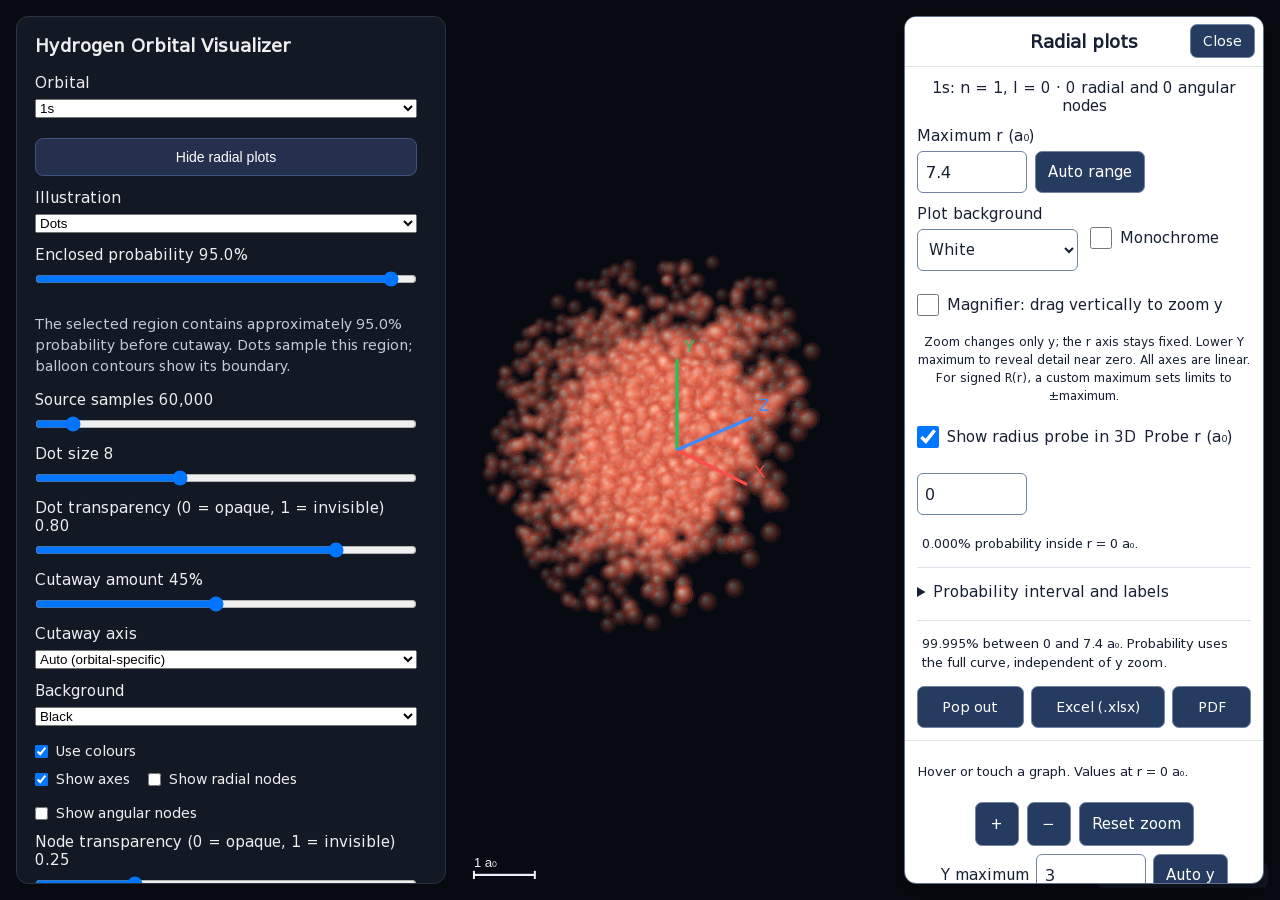
<file: educational-software/Hydrogen_Orbital_Visualizer.html>
<!doctype html>
<html>
<head>
<meta charset="utf-8">
<meta name="viewport" content="width=device-width, initial-scale=1, viewport-fit=cover">
<title>Hydrogen Orbital Visualizer</title>
<style>
html,body{margin:0;width:100%;height:100%;overflow:hidden;background:#070a10;color:#eee;font-family:Radial Sans,Helvetica,Arial,sans-serif}
canvas{display:block;width:100%;height:100%;touch-action:none}
#c{position:fixed;inset:0;z-index:1}
#balloonCanvas{position:fixed;inset:0;z-index:0;pointer-events:none}
#balloonCanvas[hidden]{display:none}
#ui{
  position:fixed;z-index:10;left:16px;top:16px;width:430px;
  max-height:calc(100vh - 32px);
  overflow-y:auto;
  overflow-x:hidden;
  overscroll-behavior:contain;
  scrollbar-gutter:stable;
  background:#151a27ee;border:1px solid #2b3245;border-radius:12px;
  padding:18px;box-sizing:border-box;backdrop-filter: blur(4px);
  font-size:15px;
}
select,input,button{width:100%;margin:7px 0 13px}
label{font-size:15px}
.row{display:flex;gap:16px;font-size:15px;align-items:center;flex-wrap:wrap}
.small{font-size:14px;color:#c2cad8;line-height:1.5}
.sw{display:inline-block;width:11px;height:11px;border-radius:50%;margin-right:6px}
.p{background:#ff6048}.m{background:#3d9cff}
.hint{color:#9eb2d7;font-size:12px}
button{
  background:#24304d;color:#fff;border:1px solid #40537d;border-radius:8px;
  padding:10px 12px;cursor:pointer;font-size:14px
}
button:hover{background:#2c3a5e}
.chkrow{display:flex;gap:18px;align-items:center;margin:4px 0 12px;flex-wrap:wrap}
.chkrow label{display:flex;gap:8px;align-items:center;font-size:14px}
.chkrow input{width:auto;margin:0}
.title{font-size:18px;font-weight:700}
#copyright{
  position:fixed;right:12px;bottom:12px;z-index:11;
  padding:6px 10px;border-radius:6px;background:#151a27cc;
  color:#c2cad8;font-size:12px;pointer-events:none;
}
#ui::-webkit-scrollbar{width:10px}
#ui::-webkit-scrollbar-track{background:transparent}
#ui::-webkit-scrollbar-thumb{background:#4a5570;border-radius:8px;border:2px solid transparent;background-clip:padding-box}
#ui{scrollbar-width:thin;scrollbar-color:#4a5570 transparent}
#controlsToggle{
  display:none;position:fixed;left:max(12px,env(safe-area-inset-left));
  bottom:max(12px,env(safe-area-inset-bottom));z-index:12;width:auto;
  min-height:44px;margin:0;padding:10px 16px;border-radius:24px;
  box-shadow:0 3px 16px #0006;touch-action:manipulation;
}
#controlsToggle[hidden],#ui[hidden]{display:none}
.mobileHint{display:none}
@media (max-width:700px), (pointer:coarse) and (max-height:500px){
  #ui{
    left:max(10px,env(safe-area-inset-left));right:max(10px,env(safe-area-inset-right));
    top:auto;bottom:calc(70px + env(safe-area-inset-bottom));width:auto;
    max-height:48vh;max-height:48dvh;padding:16px;
  }
  #ui:not(.mobile-open){display:none}
  #controlsToggle{display:block}
  #ui select,#ui button{min-height:44px;font-size:16px}
  #ui input[type="range"]{height:44px;touch-action:pan-y}
  #ui .chkrow label{min-height:44px;font-size:15px}
  #ui .chkrow input{width:22px;height:22px}
  .desktopHint{display:none}.mobileHint{display:inline}
  #copyright{
    right:max(10px,env(safe-area-inset-right));bottom:max(12px,env(safe-area-inset-bottom));
    font-size:10px;padding:4px 6px;
  }
}
</style>
<style>.visual-export-tools{margin:14px 0 8px;padding-top:12px;border-top:1px solid #68778e}.visual-export-buttons{display:flex;gap:8px;margin-top:6px}.visual-export-buttons button{flex:1;min-height:44px;margin:0}#visualExportStatus:empty{display:none}</style>
<style id="radialStyles">
@font-face{font-family:Radial Sans;src:url([data-uri]) format("truetype");font-style:normal;font-weight:400;font-display:swap}

#radialDock{--plot-bg:#fff;--plot-fg:#172033;--plot-grid:#dce3ec;position:fixed;right:16px;top:16px;width:360px;max-height:calc(100vh - 32px);max-height:calc(100dvh - 32px);overflow:auto;z-index:20;box-sizing:border-box;background:var(--plot-bg);color:var(--plot-fg);border:1px solid #61718b;border-radius:12px;box-shadow:0 8px 32px #0005;font-family:Radial Sans,Helvetica,Arial,sans-serif;font-size:15px;overscroll-behavior:contain}
#radialDock[hidden]{display:none}
#radialDock[data-background="dark"]{--plot-bg:#0c1120;--plot-fg:#edf0f6;--plot-grid:#293449}
#radialDock[data-monochrome="true"]{--plot-fg:#202020;--plot-grid:#dadada}
#radialDock[data-monochrome="true"][data-background="dark"]{--plot-bg:#111;--plot-fg:#ececec;--plot-grid:#343434}
#radialDock *{box-sizing:border-box}
#radialDock .radial-header{position:sticky;top:0;z-index:2;background:var(--plot-bg);padding:14px 75px;border-bottom:1px solid var(--plot-grid)}
#radialDock h2{margin:0;font-size:18px;font-weight:600;text-align:center}
#radialDock label{font-size:15px}
#radialDock button,#radialDock input,#radialDock select{font-family:Radial Sans,Helvetica,Arial,sans-serif;font-size:15px;min-height:42px}
#radialDock button{width:auto;margin:0;padding:8px 12px;border:1px solid #7185a2;border-radius:7px;background:#263b60;color:#fff;cursor:pointer}
#radialDock #radialClose{position:absolute;right:8px;top:7px;min-height:34px;font-size:14px}
#radialTools{padding:12px;border-bottom:1px solid var(--plot-grid)}
#radialQuantum{margin:0 0 12px;text-align:center;color:var(--plot-fg);font-size:15px}
.radial-range{display:flex;gap:8px;margin:6px 0 12px;align-items:center;flex-wrap:wrap}
#radialDock .radial-range input{width:110px;min-width:0;margin:0;padding:8px;background:var(--plot-bg);color:var(--plot-fg);border:1px solid #7185a2;border-radius:6px;font-size:16px}
#radialDock input[aria-invalid="true"]{outline:2px solid #ca4a38}
.radial-options{display:grid;grid-template-columns:1fr 1fr;gap:12px;align-items:center;margin-bottom:12px}
#radialDock select{width:100%;margin:6px 0 0;padding:7px;background:var(--plot-bg);color:var(--plot-fg);border:1px solid #7185a2;border-radius:6px}
#radialDock .radial-check{display:flex;gap:8px;align-items:center;min-height:44px}
#radialDock .radial-check input{width:22px;height:22px;min-height:22px;margin:0}
.radial-actions{display:flex;gap:7px;flex-wrap:wrap}
#radialDock .radial-actions button{flex:1 0 auto;font-size:14px}
#plotStatus{font-size:13px;line-height:1.4;margin:8px 0 0}
#plotStatus:empty{display:none}
#radialPlotBody{padding:8px}
#radialDock .radial-hint{font-size:13px;line-height:1.5;padding:0 5px;color:var(--plot-fg)}
#radialCharts{display:grid;grid-template-columns:minmax(0,1fr);gap:12px}
.radial-chart{min-width:0;margin:0}
.radial-chart svg{display:block;width:100%;height:auto;touch-action:pan-y;font-family:Radial Sans,Helvetica,Arial,sans-serif}
.radial-value{font-size:13px;text-align:center;margin:0 0 7px;font-variant-numeric:tabular-nums}
.radial-zoom-tools{display:flex;justify-content:center;gap:8px;margin:8px 0 0}
#radialDock .radial-zoom-tools button{min-width:44px;min-height:44px}
.radial-y-tools{display:flex;align-items:center;justify-content:center;gap:7px;margin:8px 0;flex-wrap:wrap}
#radialDock .radial-y-tools input{width:110px;min-width:0;margin:0;padding:8px;background:var(--plot-bg);color:var(--plot-fg);border:1px solid #7185a2;border-radius:6px;font-size:16px}
.radial-zoom-range,.radial-scale-note{font-size:12px;line-height:1.5;text-align:center;margin:6px 0 10px}
.radial-node-key{display:inline-block;width:20px;border-top:1px dashed #8291a8;margin-right:6px;vertical-align:middle}
@media (max-width:1199px){#radialDock{left:max(10px,env(safe-area-inset-left));right:max(10px,env(safe-area-inset-right));top:auto;bottom:calc(70px + env(safe-area-inset-bottom));width:auto;max-height:62vh;max-height:62dvh}}
.probability-probe{display:flex;align-items:center;gap:8px;flex-wrap:wrap;margin-top:10px}
#radialDock .probability-probe input[type="number"],#radialDock .probability-interval input{width:110px;min-width:0;padding:7px;margin:6px 0;background:var(--plot-bg);color:var(--plot-fg);border:1px solid #7185a2;border-radius:6px;font-size:16px}
.probability-details{padding:8px 0;border-top:1px solid var(--plot-grid);border-bottom:1px solid var(--plot-grid);margin:8px 0}
.probability-details summary{cursor:pointer;min-height:36px;padding:7px 0}
.probability-interval{display:flex;gap:12px;flex-wrap:wrap;margin:10px 0}.probability-interval label{display:flex;flex-direction:column}
.radial-feature-values{font-size:12px;line-height:1.6;text-align:center;margin:4px 8px;overflow-wrap:anywhere}.radial-feature-values:empty{display:none}
.radial-popout{margin:0;background:#e7ebf1;font-family:Radial Sans,Helvetica,Arial,sans-serif}
.radial-popout #radialDock{position:static;width:auto;max-height:none;min-height:100vh;border:none;border-radius:0;overflow:visible}
.radial-popout #radialCharts{grid-template-columns:repeat(auto-fit,minmax(320px,1fr));gap:12px}
.radial-popout #radialTools{max-width:900px;margin:auto}
@media (max-width:420px){.radial-popout #radialCharts{grid-template-columns:minmax(0,1fr)}}
</style>
</head>
<body>
<button id="controlsToggle" type="button" aria-controls="ui" aria-expanded="false" hidden>Controls</button>
<div id="ui">
  <div class="title">Hydrogen Orbital Visualizer</div><br>

  <label for="orb">Orbital</label>
  <select id="orb">
    <optgroup label="s orbitals">
      <option value="1s">1s</option>
      <option value="2s">2s</option>
      <option value="3s">3s</option>
      <option value="4s">4s</option>
      <option value="5s">5s</option>
      <option value="6s">6s</option>
      <option value="7s">7s</option>
    </optgroup>

    <optgroup label="p orbitals">
      <option value="2px">2p_x</option><option value="2py">2p_y</option><option value="2pz">2p_z</option>
      <option value="3px">3p_x</option><option value="3py">3p_y</option><option value="3pz">3p_z</option>
      <option value="4px">4p_x</option><option value="4py">4p_y</option><option value="4pz">4p_z</option>
      <option value="5px">5p_x</option><option value="5py">5p_y</option><option value="5pz">5p_z</option>
      <option value="6px">6p_x</option><option value="6py">6p_y</option><option value="6pz">6p_z</option>
      <option value="7px">7p_x</option><option value="7py">7p_y</option><option value="7pz">7p_z</option>
    </optgroup>

    <optgroup label="d orbitals">
      <option value="3dz2">3d_z²</option><option value="3dxy">3d_xy</option><option value="3dxz">3d_xz</option><option value="3dyz">3d_yz</option><option value="3dx2-y2">3d_x²−y²</option>
      <option value="4dz2">4d_z²</option><option value="4dxy">4d_xy</option><option value="4dxz">4d_xz</option><option value="4dyz">4d_yz</option><option value="4dx2-y2">4d_x²−y²</option>
      <option value="5dz2">5d_z²</option><option value="5dxy">5d_xy</option><option value="5dxz">5d_xz</option><option value="5dyz">5d_yz</option><option value="5dx2-y2">5d_x²−y²</option>
      <option value="6dz2">6d_z²</option><option value="6dxy">6d_xy</option><option value="6dxz">6d_xz</option><option value="6dyz">6d_yz</option><option value="6dx2-y2">6d_x²−y²</option>
    </optgroup>

    <optgroup label="f orbitals">
      <option value="4fz3">4f_z³ — z(5z²−3r²)</option>
      <option value="4fxz2">4f_xz² — x(5z²−r²)</option>
      <option value="4fyz2">4f_yz² — y(5z²−r²)</option>
      <option value="4fzx2-y2">4f_z(x²−y²) — z(x²−y²)</option>
      <option value="4fxyz">4f_xyz — xyz</option>
      <option value="4fxx2-3y2">4f_x(x²−3y²)</option>
      <option value="4fy3x2-y2">4f_y(3x²−y²)</option>

      <option value="5fz3">5f_z³ — z(5z²−3r²)</option>
      <option value="5fxz2">5f_xz² — x(5z²−r²)</option>
      <option value="5fyz2">5f_yz² — y(5z²−r²)</option>
      <option value="5fzx2-y2">5f_z(x²−y²) — z(x²−y²)</option>
      <option value="5fxyz">5f_xyz — xyz</option>
      <option value="5fxx2-3y2">5f_x(x²−3y²)</option>
      <option value="5fy3x2-y2">5f_y(3x²−y²)</option>
    </optgroup>
  </select>

  <button id="radialToggle" type="button" aria-controls="radialDock" aria-expanded="false">Show radial plots</button>

  <label for="illustration">Illustration</label>
  <select id="illustration">
    <option value="dots">Dots</option>
    <option value="balloon">Balloon contours</option>
  </select>

  <label for="contourProbability">Enclosed probability <output id="probabilityValue">95.0%</output></label>
  <input id="contourProbability" type="range" min="1" max="99.9" step="0.1" value="95">
  <p id="contourMeaning" class="small"></p>
  <div id="dotControls">
    <label for="num">Source samples <span id="nv"></span></label>
  <input id="num" type="range" min="20000" max="500000" step="5000" value="60000">

  <label for="ps">Dot size <span id="psv"></span></label>
  <input id="ps" type="range" min="2" max="18" value="8">

  <label for="dotAlpha">Dot transparency (0 = opaque, 1 = invisible) <span id="dotav"></span></label>
  <input id="dotAlpha" type="range" min="0" max="1" step="0.01" value="0.80">

  </div>
  <div id="balloonControls" hidden>
    <label for="balloonAlpha">Balloon transparency (0 = opaque, 1 = invisible) <span id="balloonav"></span></label>
    <input id="balloonAlpha" type="range" min="0" max="1" step="0.01" value="0.15">
  </div>

  <label for="clip">Cutaway amount <span id="clipv"></span></label>
  <input id="clip" type="range" min="0" max="95" value="45">

  <label for="axis">Cutaway axis</label>
  <select id="axis">
    <option value="auto">Auto (orbital-specific)</option>
    <option value="x">x</option>
    <option value="y">y</option>
    <option value="z">z</option>
  </select>

  <label for="bgMode">Background</label>
  <select id="bgMode">
    <option value="black">Black</option>
    <option value="white">White</option>
  </select>

  <div class="chkrow">
    <label><input type="checkbox" id="useColours" checked> Use colours</label>
  </div>

  <div class="chkrow">
    <label><input type="checkbox" id="showAxes" checked> Show axes</label>
    <label><input type="checkbox" id="showRadial"> Show radial nodes</label>
    <label><input type="checkbox" id="showAngular"> Show angular nodes</label>
  </div>

  <label for="nodeAlpha">Node transparency (0 = opaque, 1 = invisible) <span id="nodeav"></span></label>
  <input id="nodeAlpha" type="range" min="0" max="1" step="0.01" value="0.25">

  <div class="hint">Auto axis uses orbital-specific cut directions for p, d, and f orbitals to expose radial structure.</div><br>

  <div class="row">
    <span><i class="sw p"></i>+ψ</span>
    <span><i class="sw m"></i>−ψ</span>
  </div>

  <div class="chkrow"><label><input id="keepSpatialScale" type="checkbox"> Keep spatial scale between orbitals</label></div>
  <button id="fitOrbital" type="button">Fit current orbital</button>
  <button id="reset">Reset view</button>
  <div class="visual-export-tools"><span>Download orbital visual</span><div class="visual-export-buttons"><button id="visualSVG" type="button">SVG visual</button><button id="visualPDF" type="button">PDF visual</button></div><p id="visualExportStatus" class="small" role="status"></p></div>
  <p id="info" class="small"></p>
  <div class="small"><span class="desktopHint">Drag to rotate • wheel to zoom</span><span class="mobileHint">Drag to rotate • pinch to zoom</span></div>
</div>

<section id="radialDock" data-background="white" aria-labelledby="radialDockTitle" hidden>
  <header class="radial-header"><h2 id="radialDockTitle">Radial plots</h2><button id="radialClose" type="button">Close</button></header>
  <div id="radialTools">
    <p id="radialQuantum"></p>
    <label for="radialMax">Maximum r (a₀)</label>
    <div class="radial-range"><input id="radialMax" type="number" min="0.1" max="10000" step="0.1" value="8"><button id="radialAuto" type="button">Auto range</button></div>
    <div class="radial-options"><label for="plotBackground">Plot background<select id="plotBackground"><option value="white">White</option><option value="dark">Dark</option></select></label><label class="radial-check"><input id="plotMonochrome" type="checkbox">Monochrome</label></div>
    <label class="radial-check"><input id="radialMagnifier" type="checkbox">Magnifier: drag vertically to zoom y</label>
    <p class="radial-scale-note">Zoom changes only y; the r axis stays fixed. Lower Y maximum to reveal detail near zero. All axes are linear. For signed R(r), a custom maximum sets limits to ±maximum.</p>
    <div class="probability-probe"><label class="radial-check"><input id="linkRadius" type="checkbox" checked>Show radius probe in 3D</label><label for="probeRadius">Probe r (a₀)</label><input id="probeRadius" type="number" min="0" step="any" value="0"></div>
    <p id="probeProbability" class="radial-hint"></p>
    <details class="probability-details"><summary>Probability interval and labels</summary>
      <div class="probability-interval"><label for="intervalStart">From r (a₀)<input id="intervalStart" type="number" min="0" step="any" value="0"></label><label for="intervalEnd">To r (a₀)<input id="intervalEnd" type="number" min="0" step="any" value="8"></label></div>
      <div class="radial-actions"><button id="intervalUseStart" type="button">Use probe as start</button><button id="intervalUseEnd" type="button">Use probe as end</button></div>
      <label class="radial-check"><input id="shadeInterval" type="checkbox" checked>Shade interval under radial distribution</label>
      <label class="radial-check"><input id="plotAnnotations" type="checkbox">Label node and peak radii</label>
      <p id="radialNormalization" class="radial-hint"></p>
    </details>
    <p id="intervalProbability" class="radial-hint" role="status"></p>
    <div class="radial-actions"><button id="radialPopout" type="button">Pop out</button><button id="radialExcel" type="button">Excel (.xlsx)</button><button id="radialPDF" type="button">PDF</button></div>
    <p id="plotStatus" role="status"></p>
  </div>
  <div id="radialPlotBody">
    <p class="radial-hint">Hover or touch a graph. Values at r = <span id="radialRadius">0</span> a₀.</p>
    <div id="radialCharts">    <figure class="radial-chart">
      <div class="radial-zoom-tools" role="group" aria-label="Zoom radial factor"><button id="radialZoomInR" type="button" aria-label="Zoom y in R" title="Zoom y in; keep r fixed">+</button><button id="radialZoomOutR" type="button" aria-label="Zoom y out R" title="Zoom y out; keep r fixed">−</button><button id="radialZoomResetR" type="button">Reset zoom</button></div>
      <div class="radial-y-tools"><label for="radialYMaxR">Y maximum</label><input id="radialYMaxR" type="number" min="1e-100" max="1e100" step="any" inputmode="decimal" aria-label="Y maximum for R" title="Positive maximum; scientific notation such as 1e-5 is accepted"><button id="radialYAutoR" type="button">Auto y</button></div>
      <svg id="radialSVGR" viewBox="0 0 560 280" role="img" aria-label="Radial factor versus radius">
        <g id="radialDrawingR"></g>
        <g id="radialCursorR" visibility="hidden" pointer-events="none">
          <line id="radialLineR" stroke="#e4eaf5" stroke-width="1.4" stroke-dasharray="4 3"/>
          <circle id="radialDotR" r="5" stroke="#0c1120" stroke-width="1.5"/>
        </g>
      <rect id="radialSelectionR" visibility="hidden" pointer-events="none" fill="#7185a2" fill-opacity=".2" stroke="currentColor" stroke-width="2" stroke-dasharray="5 4"/>
      </svg>
      <p id="radialFeaturesR" class="radial-feature-values"></p>
      <p id="radialZoomRangeR" class="radial-zoom-range"></p>
      <div class="radial-value">R(r) = <output id="radialValueR">—</output></div>
    </figure>
    <figure class="radial-chart">
      <div class="radial-zoom-tools" role="group" aria-label="Zoom radial density"><button id="radialZoomInD" type="button" aria-label="Zoom y in D" title="Zoom y in; keep r fixed">+</button><button id="radialZoomOutD" type="button" aria-label="Zoom y out D" title="Zoom y out; keep r fixed">−</button><button id="radialZoomResetD" type="button">Reset zoom</button></div>
      <div class="radial-y-tools"><label for="radialYMaxD">Y maximum</label><input id="radialYMaxD" type="number" min="1e-100" max="1e100" step="any" inputmode="decimal" aria-label="Y maximum for D" title="Positive maximum; scientific notation such as 1e-5 is accepted"><button id="radialYAutoD" type="button">Auto y</button></div>
      <svg id="radialSVGD" viewBox="0 0 560 280" role="img" aria-label="Radial density versus radius">
        <g id="radialDrawingD"></g>
        <g id="radialCursorD" visibility="hidden" pointer-events="none">
          <line id="radialLineD" stroke="#e4eaf5" stroke-width="1.4" stroke-dasharray="4 3"/>
          <circle id="radialDotD" r="5" stroke="#0c1120" stroke-width="1.5"/>
        </g>
      <rect id="radialSelectionD" visibility="hidden" pointer-events="none" fill="#7185a2" fill-opacity=".2" stroke="currentColor" stroke-width="2" stroke-dasharray="5 4"/>
      </svg>
      <p id="radialFeaturesD" class="radial-feature-values"></p>
      <p id="radialZoomRangeD" class="radial-zoom-range"></p>
      <div class="radial-value">|R(r)|² = <output id="radialValueD">—</output></div>
    </figure>
    <figure class="radial-chart">
      <div class="radial-zoom-tools" role="group" aria-label="Zoom radial distribution"><button id="radialZoomInP" type="button" aria-label="Zoom y in P" title="Zoom y in; keep r fixed">+</button><button id="radialZoomOutP" type="button" aria-label="Zoom y out P" title="Zoom y out; keep r fixed">−</button><button id="radialZoomResetP" type="button">Reset zoom</button></div>
      <div class="radial-y-tools"><label for="radialYMaxP">Y maximum</label><input id="radialYMaxP" type="number" min="1e-100" max="1e100" step="any" inputmode="decimal" aria-label="Y maximum for P" title="Positive maximum; scientific notation such as 1e-5 is accepted"><button id="radialYAutoP" type="button">Auto y</button></div>
      <svg id="radialSVGP" viewBox="0 0 560 280" role="img" aria-label="Radial distribution versus radius">
        <g id="radialDrawingP"></g>
        <g id="radialCursorP" visibility="hidden" pointer-events="none">
          <line id="radialLineP" stroke="#e4eaf5" stroke-width="1.4" stroke-dasharray="4 3"/>
          <circle id="radialDotP" r="5" stroke="#0c1120" stroke-width="1.5"/>
        </g>
      <rect id="radialSelectionP" visibility="hidden" pointer-events="none" fill="#7185a2" fill-opacity=".2" stroke="currentColor" stroke-width="2" stroke-dasharray="5 4"/>
      </svg>
      <p id="radialFeaturesP" class="radial-feature-values"></p>
      <p id="radialZoomRangeP" class="radial-zoom-range"></p>
      <div class="radial-value">r²|R(r)|² = <output id="radialValueP">—</output></div>
    </figure>
    <figure class="radial-chart">
      <div class="radial-zoom-tools" role="group" aria-label="Zoom cumulative probability"><button id="radialZoomInC" type="button" aria-label="Zoom y in C" title="Zoom y in; keep r fixed">+</button><button id="radialZoomOutC" type="button" aria-label="Zoom y out C" title="Zoom y out; keep r fixed">−</button><button id="radialZoomResetC" type="button">Reset zoom</button></div>
      <div class="radial-y-tools"><label for="radialYMaxC">Y maximum</label><input id="radialYMaxC" type="number" min="1e-100" max="1e100" step="any" inputmode="decimal" aria-label="Y maximum for C" title="Positive maximum; scientific notation such as 1e-5 is accepted"><button id="radialYAutoC" type="button">Auto y</button></div>
      <svg id="radialSVGC" viewBox="0 0 560 280" role="img" aria-label="Radial distribution versus radius">
        <g id="radialDrawingC"></g>
        <g id="radialCursorC" visibility="hidden" pointer-events="none">
          <line id="radialLineC" stroke="#e4eaf5" stroke-width="1.4" stroke-dasharray="4 3"/>
          <circle id="radialDotC" r="5" stroke="#0c1120" stroke-width="1.5"/>
        </g>
      <rect id="radialSelectionC" visibility="hidden" pointer-events="none" fill="#7185a2" fill-opacity=".2" stroke="currentColor" stroke-width="2" stroke-dasharray="5 4"/>
      </svg>
      <p id="radialFeaturesC" class="radial-feature-values"></p>
      <p id="radialZoomRangeC" class="radial-zoom-range"></p>
      <div class="radial-value">C(r) = <output id="radialValueC">—</output></div>
    </figure>
</div>
    <p class="radial-hint"><span class="radial-node-key"></span>Radial nodes. The radius range is shared by all three plots.</p>
  </div>
</section>

<canvas id="balloonCanvas" aria-hidden="true" hidden></canvas>
<canvas id="c"></canvas>
<footer id="copyright">© University of Waterloo</footer>

<script>
"use strict";
const C=document.getElementById("c"), X=C.getContext("2d");
const illustration=document.getElementById("illustration"),
      balloonAlpha=document.getElementById("balloonAlpha"),
      balloonav=document.getElementById("balloonav");
const orb=document.getElementById("orb"),
      num=document.getElementById("num"), ps=document.getElementById("ps"),
      dotAlpha=document.getElementById("dotAlpha"),
      clip=document.getElementById("clip"), axisSel=document.getElementById("axis"),
      bgMode=document.getElementById("bgMode"),
      useColours=document.getElementById("useColours"),
      showAxes=document.getElementById("showAxes"),
      showRadial=document.getElementById("showRadial"),
      showAngular=document.getElementById("showAngular"),
      nodeAlpha=document.getElementById("nodeAlpha"),
      info=document.getElementById("info");
const nv=document.getElementById("nv"),
      psv=document.getElementById("psv"), clipv=document.getElementById("clipv"),
      nodeav=document.getElementById("nodeav"), dotav=document.getElementById("dotav"),
      resetBtn=document.getElementById("reset");

const controlsPanel=document.getElementById("ui"),controlsToggle=document.getElementById("controlsToggle");
const phoneLayout=window.matchMedia("(max-width:700px), (pointer:coarse) and (max-height:500px)");

let W,H,DPR, rx=-0.48, ry=0.82, zoom=1, drag=false, lx=0, ly=0;
let cloud=[], extent=10, usedAxis="x", nodeRadii=[];
let activePointerId = null;
let densityMax = 1;
let dirty = true;
let cacheKey = "";
let masterPoints = [];
let masterKey = "";
const contourProbability=document.getElementById('contourProbability'),keepSpatialScale=document.getElementById('keepSpatialScale');
const linkRadius=document.getElementById('linkRadius'),plotAnnotations=document.getElementById('plotAnnotations'),shadeInterval=document.getElementById('shadeInterval');
let probeRadius=0,intervalInitialized=false,radialInterval={a:0,b:8},lockedViewSpan=null,currentViewSpan=5.8,contourRadius=0;
const MAX_MASTER_SAMPLES = 500000;
const MAX_RENDER_DOTS = 30000;
const BASE_SAMPLE_WINDOW = 60000;
const BASE_RENDER_STRIDE = 4;
const EXTRA_RENDER_STRIDE = Math.ceil(
  (MAX_MASTER_SAMPLES - BASE_SAMPLE_WINDOW) /
  (MAX_RENDER_DOTS - BASE_SAMPLE_WINDOW / BASE_RENDER_STRIDE)
);
const MAX_CANVAS_PIXELS = 16777216;
const DEFAULT_DOT_TRANSPARENCY = 0.80;

function targetDPR(){
  // High-resolution backing canvas. Larger dots get more supersampling
  // so edges, gradients, axes, and node surfaces stay crisp.
  const base = (window.devicePixelRatio || 1);
  const sizeBoost = 1 + Math.max(0, (+ps.value - 4)) / 8;
  const detail = Math.min(phoneLayout.matches?2:6, Math.max(2.0, base * 1.35 * sizeBoost));
  return Math.min(detail, Math.sqrt(MAX_CANVAS_PIXELS / Math.max(1, innerWidth * innerHeight)));
}
function resize(force=false){
  const next = targetDPR();
  if(!force && W===innerWidth && H===innerHeight && Math.abs((DPR||0)-next) < 0.05) return;
  DPR = next;
  W = innerWidth; H = innerHeight;
  C.width = Math.round(W*DPR); C.height = Math.round(H*DPR);
  C.style.width = W + "px"; C.style.height = H + "px";
  X.setTransform(DPR,0,0,DPR,0,0);
  X.imageSmoothingEnabled = true;
  X.imageSmoothingQuality = "high";
  dirty = true;
}
addEventListener("resize",()=>resize(true)); resize(true);

function fact(n){ let a=1; for(let i=2;i<=n;i++) a*=i; return a; }
function assocLaguerre(k,a,x){
  let s=0;
  for(let m=0;m<=k;m++){
    const coeff = (((m&1)?-1:1) * fact(k+a)) / (fact(k-m)*fact(a+m)*fact(m));
    s += coeff * x**m;
  }
  return s;
}
function radialR(n,l,r){
  const rho = 2*r/n;
  const norm = Math.sqrt((2/n)**3 * fact(n-l-1) / (2*n*fact(n+l)));
  return norm * Math.exp(-rho/2) * rho**l * assocLaguerre(n-l-1, 2*l+1, rho);
}
function angularReal(type,x,y,z,r){
  if(r < 1e-12) return type==="s" ? 1/Math.sqrt(4*Math.PI) : 0;

  if(type==="s")  return 1/Math.sqrt(4*Math.PI);

  if(type==="px") return Math.sqrt(3/(4*Math.PI)) * (x/r);
  if(type==="py") return Math.sqrt(3/(4*Math.PI)) * (y/r);
  if(type==="pz") return Math.sqrt(3/(4*Math.PI)) * (z/r);

  if(type==="dz2")    return Math.sqrt(5/(16*Math.PI)) * ((3*z*z - r*r)/(r*r));
  if(type==="dxy")    return Math.sqrt(15/(4*Math.PI))  * ((x*y)/(r*r));
  if(type==="dxz")    return Math.sqrt(15/(4*Math.PI))  * ((x*z)/(r*r));
  if(type==="dyz")    return Math.sqrt(15/(4*Math.PI))  * ((y*z)/(r*r));
  if(type==="dx2-y2") return Math.sqrt(15/(16*Math.PI)) * ((x*x - y*y)/(r*r));

  // Real cubic f harmonics. Probability calibration explicitly normalizes
  // their angular integral; common angular factors do not alter the selected region.
  const r3 = r*r*r;
  if(type==="fz3")       return z*(5*z*z - 3*r*r)/r3;
  if(type==="fxz2")      return x*(5*z*z - r*r)/r3;
  if(type==="fyz2")      return y*(5*z*z - r*r)/r3;
  if(type==="fzx2-y2")   return z*(x*x - y*y)/r3;
  if(type==="fxyz")      return x*y*z/r3;
  if(type==="fxx2-3y2")  return x*(x*x - 3*y*y)/r3;
  if(type==="fy3x2-y2")  return y*(3*x*x - y*y)/r3;

  return 0;
}

const angularMaxCache = {};
function angularMaxSq(type){
  if(angularMaxCache[type] !== undefined) return angularMaxCache[type];

  let maxSq = 0;
  const nTheta = 181, nPhi = 360;
  for(let i=0;i<nTheta;i++){
    const theta = Math.PI*i/(nTheta-1);
    const st = Math.sin(theta), ct = Math.cos(theta);
    for(let j=0;j<nPhi;j++){
      const phi = 2*Math.PI*j/nPhi;
      const x = st*Math.cos(phi), y = st*Math.sin(phi), z = ct;
      const a = angularReal(type,x,y,z,1);
      const sq = a*a;
      if(sq > maxSq) maxSq = sq;
    }
  }
  angularMaxCache[type] = maxSq;
  return maxSq;
}
function parseOrbital(s){
  const n = parseInt(s[0],10), label = s.slice(1);
  if(label==="s") return [n,0,"s"];
  if(label[0]==="p") return [n,1,label];
  if(label[0]==="d") return [n,2,label];
  if(label[0]==="f") return [n,3,label];
  return [n,0,"s"];
}
function mulberry32(a){
  return function(){
    let t = a += 0x6D2B79F5;
    t = Math.imul(t ^ (t >>> 15), t | 1);
    t ^= t + Math.imul(t ^ (t >>> 7), t | 61);
    return ((t ^ (t >>> 14)) >>> 0) / 4294967296;
  };
}
function hashString(str){
  let h=2166136261>>>0;
  for(let i=0;i<str.length;i++){
    h ^= str.charCodeAt(i);
    h = Math.imul(h, 16777619);
  }
  return h>>>0;
}
function gaussian(rand){
  const u=Math.max(1e-12, 1-rand()), v=rand();
  return Math.sqrt(-2*Math.log(u))*Math.cos(2*Math.PI*v);
}
function rot(x,y,z){
  const cy=Math.cos(ry), sy=Math.sin(ry), cx=Math.cos(rx), sx=Math.sin(rx);
  const x1 = cy*x + sy*z;
  const z1 = -sy*x + cy*z;
  return [x1, cx*y - sx*z1, sx*y + cx*z1];
}
function autoAxisFor(type){
  if(type==="s") return "x";

  if(type==="px") return "z";
  if(type==="py") return "z";
  if(type==="pz") return "x";

  if(type==="dz2") return "x";
  if(type==="dxy") return "z";
  if(type==="dx2-y2") return "z";
  if(type==="dxz") return "y";
  if(type==="dyz") return "x";

  // f-orbital defaults chosen to expose radial shells without cutting
  // directly along the dominant lobe direction where possible.
  if(type==="fz3") return "x";
  if(type==="fxz2") return "y";
  if(type==="fyz2") return "x";
  if(type==="fzx2-y2") return "x";
  if(type==="fxyz") return "z";
  if(type==="fxx2-3y2") return "z";
  if(type==="fy3x2-y2") return "z";

  return "x";
}
function coordAlongAxis(p, axis){
  if(axis==="x") return p[0];
  if(axis==="y") return p[1];
  return p[2];
}
function findPositiveRootsLaguerre(k,a){
  if(k<=0) return [];
  const roots = [];
  const f = x => assocLaguerre(k,a,x);
  let xmax = 50, step = 0.02;
  let x0 = 1e-6, y0 = f(x0);
  for(let x=x0+step; x<=xmax && roots.length<k; x+=step){
    const y = f(x);
    if(y===0 || y0===0 || y*y0 < 0){
      let lo=x-step, hi=x;
      for(let it=0; it<64; it++){
        const mid=(lo+hi)/2, ym=f(mid);
        if(Math.abs(ym)<1e-12){ lo=hi=mid; break; }
        if(f(lo)*ym<=0) hi=mid; else lo=mid;
      }
      const root=(lo+hi)/2;
      if(root>1e-6 && (roots.length===0 || Math.abs(root-roots[roots.length-1])>1e-3)) roots.push(root);
    }
    x0=x; y0=y;
  }
  return roots;
}
const validatedRadialNodes = {
  "1,0": [],
  "2,0": [2.0000000000],
  "2,1": [],
  "3,0": [1.9019237886, 7.0980762114],
  "3,1": [6.0000000000],
  "3,2": [],
  "4,0": [1.8716444550, 6.6108145787, 15.5175409663],
  "4,1": [5.5278640450, 14.4721359550],
  "4,2": [12.0000000000],
  "4,3": [],
  "5,0": [1.8582298200, 6.4290875191, 14.3279468792, 27.3847357817],
  "5,1": [5.3530406918, 13.2887928154, 26.3581664928],
  "5,2": [10.8856217223, 24.1143782777],
  "5,3": [20.0000000000],
  "6,0": [1.8510925598, 6.3388978757, 13.8324994531, 25.1972009136, 42.7803091978],
  "6,1": [5.2665649416, 12.7968175970, 24.1738220494, 41.7627954121],
  "6,2": [10.4291865284, 21.9607386803, 39.6100747913],
  "6,3": [18.0000000000, 36.0000000000],
  "7,0": [1.8468384260, 6.2870493338, 13.5682453217, 24.2158579835, 39.3211365018, 61.7608724333],
  "7,1": [5.2169423082, 12.5346683452, 23.1944870389, 38.3054630121, 60.7484392957],
  "7,2": [10.1877522928, 21.0000000000, 36.1693862138, 58.6428614935],
  "7,3": [17.1246266021, 32.6304646964, 55.2449087015]
};

function computeRadialNodeRadii(n,l){
  const key = `${n},${l}`;
  if(Object.prototype.hasOwnProperty.call(validatedRadialNodes, key)){
    return validatedRadialNodes[key].slice();
  }

  const k = n-l-1;
  const rhoRoots = findPositiveRootsLaguerre(k, 2*l+1);
  return rhoRoots.map(rho => n*rho/2);
}

function computeDensityMax(n,l,type){
  // Stable threshold reference: max_r R_nl(r)^2 times exact max angular factor.
  const maxAng = angularMaxSq(type);
  let maxR2 = 0;
  const rMax = Math.max(12, 8*n*n);
  const steps = 5000;
  for(let i=0;i<=steps;i++){
    const r = rMax*i/steps;
    const val = radialR(n,l,r);
    const d = val*val;
    if(d>maxR2) maxR2 = d;
  }
  return maxR2 * maxAng;
}

function ensureMasterPoints(){
  const [n,l,type] = parseOrbital(orb.value);
  const key = `${orb.value}|master`;
  if(masterKey === key && masterPoints.length === MAX_MASTER_SAMPLES){
    return;
  }

  extent = 2.6*n*n;
  nodeRadii = computeRadialNodeRadii(n,l);
  densityMax = computeDensityMax(n,l,type);

  const rand = mulberry32(hashString(key));
  const scale = n*n*0.8;
  const sampleRadius=Math.max(extent,1.02*probabilityRegionRadius(n,l,type,.999));
  const pts = [];

  for(let i=0;i<MAX_MASTER_SAMPLES;i++){
    let x,y,z;
    if(i % 2 === 0){
      x = gaussian(rand)*scale;
      y = gaussian(rand)*scale;
      z = gaussian(rand)*scale;
    }else{
      const u=rand(), ct=2*rand()-1, ph=2*Math.PI*rand();
      const rr=sampleRadius*Math.cbrt(u), st=Math.sqrt(1-ct*ct);
      x=rr*st*Math.cos(ph);
      y=rr*st*Math.sin(ph);
      z=rr*ct;
    }
    const r = Math.hypot(x,y,z);
    const psi = radialR(n,l,r) * angularReal(type,x,y,z,r);
    const dens = psi*psi;
    pts.push([x,y,z,psi,dens]);
  }

  masterPoints = pts;
  masterKey = key;
}

function refreshInfo(renderedCount, effectiveSamples){
  const [n,l,type] = parseOrbital(orb.value);
  nv.textContent = (+num.value).toLocaleString();
  psv.textContent = ps.value;
  dotav.textContent = Number(dotAlpha.value).toFixed(2);
  balloonav.textContent = Number(balloonAlpha.value).toFixed(2);
  clipv.textContent = clip.value + "%";
  nodeav.textContent = Number(nodeAlpha.value).toFixed(2);

  info.innerHTML =
    `n=${n}, l=${l}<br>` +
    `Radial nodes: <b>${n-l-1}</b>${nodeRadii.length ? " at r ≈ " + nodeRadii.map(v=>v.toFixed(3)).join(", ") + " a₀" : ""}<br>` +
    `Angular nodes: <b>${l}</b><br>` +
    `Cutaway axis in use: <b>${usedAxis}</b><br>` +
    (illustration.value==="dots"
      ? `Source samples used: ${effectiveSamples.toLocaleString()}<br>Rendered dots: ${renderedCount.toLocaleString()}`
      : `Illustration: <b>Balloon contours</b>`);
}

function buildCloud(){
  ensureMasterPoints();

  const N = Math.min(+num.value, MAX_MASTER_SAMPLES);
  usedAxis = axisSel.value === "auto" ? autoAxisFor(parseOrbital(orb.value)[2]) : axisSel.value;
  const cutPlane = currentCutPlane();
  const cutoff = activeDensityCutoff();

  const filtered = [];
  for(let i=0;i<N;i++){
    const baseWindow = i < BASE_SAMPLE_WINDOW;
    const offset = baseWindow ? i : i - BASE_SAMPLE_WINDOW;
    const stride = baseWindow ? BASE_RENDER_STRIDE : EXTRA_RENDER_STRIDE;
    if(Math.floor(offset / 2) % stride !== 0) continue;
    const p = masterPoints[i];
    if(p[4] >= cutoff && coordAlongAxis(p, usedAxis) < cutPlane){
      filtered.push([p[0],p[1],p[2],p[3]]);
    }
  }

  cloud = filtered;
  refreshInfo(cloud.length, N);
  dirty = true;
}
// ---------- Geometry and clipping ----------
function currentCutPlane(){
  const clipFrac = +clip.value/100;
  return clipFrac === 0 ? Infinity : extent * (0.92 - 1.84*clipFrac);
}
function clipPolygonToHalfSpace(poly, axis, plane){
  // Keep points with coord <= plane
  function inside(p){ return coordAlongAxis(p, axis) <= plane + 1e-9; }
  function interp(a,b){
    const va = coordAlongAxis(a, axis), vb = coordAlongAxis(b, axis);
    const t = (plane - va) / (vb - va);
    return [
      a[0] + t*(b[0]-a[0]),
      a[1] + t*(b[1]-a[1]),
      a[2] + t*(b[2]-a[2])
    ];
  }
  let out = [];
  for(let i=0;i<poly.length;i++){
    const A = poly[i], B = poly[(i+1)%poly.length];
    const Ain = inside(A), Bin = inside(B);
    if(Ain && Bin){
      out.push(B);
    }else if(Ain && !Bin){
      out.push(interp(A,B));
    }else if(!Ain && Bin){
      out.push(interp(A,B));
      out.push(B);
    }
  }
  return out;
}
function triangulatePolygon(poly){
  const tris = [];
  if(poly.length < 3) return tris;
  for(let i=1;i<poly.length-1;i++){
    tris.push([poly[0], poly[i], poly[i+1]]);
  }
  return tris;
}
function clipTriangles(tris){
  if(+clip.value === 0) return tris;
  const plane = currentCutPlane();
  const axis = usedAxis;
  const out = [];
  for(const tri of tris){
    const clipped = clipPolygonToHalfSpace(tri, axis, plane);
    const tris2 = triangulatePolygon(clipped);
    for(const t of tris2) out.push(t);
  }
  return out;
}
function proj(pt, S, cx, cy){
  const r = rot(pt[0],pt[1],pt[2]);
  return [cx + r[0]*S, cy - r[1]*S, r[2]];
}
function collectTriangleMeshItems(tris, fill, stroke){
  const [n,S,cx,cy] = currentDrawState;
  const clipped = clipTriangles(tris);
  return clipped.map(tri => {
    const pts = tri.map(p => proj(p,S,cx,cy));
    const zavg = (pts[0][2]+pts[1][2]+pts[2][2])/3;
    return {kind:"tri", pts, zavg, fill, stroke};
  });
}
function drawTriangleItem(t){
  X.beginPath();
  X.moveTo(t.pts[0][0], t.pts[0][1]);
  X.lineTo(t.pts[1][0], t.pts[1][1]);
  X.lineTo(t.pts[2][0], t.pts[2][1]);
  X.closePath();
  X.fillStyle = t.fill;
  X.fill();
  if(t.stroke){
    X.strokeStyle = t.stroke;
    X.lineWidth = 0.55;
    X.stroke();
  }
}

function sphereTriangles(radius){
  const nLat=28, nLon=56;
  const tris=[];
  for(let i=0;i<nLat;i++){
    const th1 = Math.PI*i/nLat;
    const th2 = Math.PI*(i+1)/nLat;
    for(let j=0;j<nLon;j++){
      const ph1 = 2*Math.PI*j/nLon;
      const ph2 = 2*Math.PI*(j+1)/nLon;
      const p00 = sph(radius, th1, ph1), p10 = sph(radius, th2, ph1), p01 = sph(radius, th1, ph2), p11 = sph(radius, th2, ph2);
      tris.push([p00,p10,p11], [p00,p11,p01]);
    }
  }
  return tris;
}
function sph(r,th,ph){
  return [r*Math.sin(th)*Math.cos(ph), r*Math.sin(th)*Math.sin(ph), r*Math.cos(th)];
}
function planeFromNormalTriangles(nx,ny,nz,range){
  const N=40, tris=[];
  const len = Math.hypot(nx,ny,nz) || 1;
  nx/=len; ny/=len; nz/=len;

  // Choose a vector not parallel to the normal, then make an orthonormal basis.
  let ax = Math.abs(nx) < 0.8 ? 1 : 0;
  let ay = Math.abs(nx) < 0.8 ? 0 : 1;
  let az = 0;

  let ux = ny*az - nz*ay;
  let uy = nz*ax - nx*az;
  let uz = nx*ay - ny*ax;
  const ul = Math.hypot(ux,uy,uz) || 1;
  ux/=ul; uy/=ul; uz/=ul;

  const vx = ny*uz - nz*uy;
  const vy = nz*ux - nx*uz;
  const vz = nx*uy - ny*ux;

  function pt(i,j){
    const a = range*(2*i/N-1), b = range*(2*j/N-1);
    return [a*ux+b*vx, a*uy+b*vy, a*uz+b*vz];
  }
  for(let i=0;i<N;i++){
    for(let j=0;j<N;j++){
      const p00=pt(i,j), p10=pt(i+1,j), p01=pt(i,j+1), p11=pt(i+1,j+1);
      tris.push([p00,p10,p11], [p00,p11,p01]);
    }
  }
  return tris;
}
function planeTriangles(kind, range){
  if(kind==="x0") return planeFromNormalTriangles(1,0,0,range);
  if(kind==="y0") return planeFromNormalTriangles(0,1,0,range);
  if(kind==="z0") return planeFromNormalTriangles(0,0,1,range);
  if(kind==="x=y") return planeFromNormalTriangles(1,-1,0,range);
  if(kind==="x=-y") return planeFromNormalTriangles(1,1,0,range);
  return [];
}
function coneTrianglesRatio(range, rhoPerAbsZ){
  const nZ=30, nPhi=60, tris=[];
  const zMax = range / Math.sqrt(1 + rhoPerAbsZ*rhoPerAbsZ);
  function pt(z,phi,sign){
    const rho = rhoPerAbsZ*Math.abs(z);
    return [rho*Math.cos(phi), rho*Math.sin(phi), sign*z];
  }
  for(const sign of [1,-1]){
    for(let i=0;i<nZ;i++){
      const z1 = zMax*i/nZ, z2 = zMax*(i+1)/nZ;
      for(let j=0;j<nPhi;j++){
        const p1 = 2*Math.PI*j/nPhi, p2 = 2*Math.PI*(j+1)/nPhi;
        const a = pt(z1,p1,sign), b = pt(z2,p1,sign), c = pt(z1,p2,sign), d = pt(z2,p2,sign);
        tris.push([a,b,d], [a,d,c]);
      }
    }
  }
  return tris;
}
function coneTriangles(range){
  // d_z² nodes: x²+y² = 2z²
  return coneTrianglesRatio(range, Math.sqrt(2));
}
let currentDrawState=[1,1,0,0];

function drawBalloon(x,y,radius,sign,alpha){
  const transparency = +dotAlpha.value;
  if(transparency >= 1) return;
  const opacity = a => {
    if(transparency === DEFAULT_DOT_TRANSPARENCY) return a;
    return transparency < DEFAULT_DOT_TRANSPARENCY
      ? 1 - (1-a) * transparency / DEFAULT_DOT_TRANSPARENCY
      : a * (1-transparency) / (1-DEFAULT_DOT_TRANSPARENCY);
  };
  const detailScale = Math.min(1, (1-transparency)/(1-DEFAULT_DOT_TRANSPARENCY));
  const edgeAlpha = Math.min(1, alpha*0.9);
  const coreAlpha = Math.min(1, alpha*1.18);
  const hiAlpha   = Math.min(1, alpha*0.95);
  const mono = !useColours.checked;

  const g = X.createRadialGradient(
    x - radius*0.24, y - radius*0.26, Math.max(0.6, radius*0.05),
    x, y, radius
  );

  if(mono){
    // Preserve wavefunction sign in monochrome using light vs dark grayscale.
    if(sign >= 0){
      g.addColorStop(0.00, `rgba(255,255,255,${opacity(hiAlpha)})`);
      g.addColorStop(0.18, `rgba(230,230,230,${opacity(coreAlpha)})`);
      g.addColorStop(0.50, `rgba(180,180,180,${opacity(alpha)})`);
      g.addColorStop(0.82, `rgba(120,120,120,${opacity(alpha*0.72)})`);
      g.addColorStop(1.00, `rgba(75,75,75,${opacity(alpha*0.08)})`);
    }else{
      g.addColorStop(0.00, `rgba(210,210,210,${opacity(hiAlpha)})`);
      g.addColorStop(0.18, `rgba(155,155,155,${opacity(coreAlpha)})`);
      g.addColorStop(0.50, `rgba(95,95,95,${opacity(alpha)})`);
      g.addColorStop(0.82, `rgba(45,45,45,${opacity(alpha*0.72)})`);
      g.addColorStop(1.00, `rgba(10,10,10,${opacity(alpha*0.08)})`);
    }
  }else if(sign >= 0){
    g.addColorStop(0.00, `rgba(255,244,234,${opacity(hiAlpha)})`);
    g.addColorStop(0.16, `rgba(255,196,170,${opacity(coreAlpha)})`);
    g.addColorStop(0.46, `rgba(255,124,92,${opacity(alpha)})`);
    g.addColorStop(0.80, `rgba(208,64,44,${opacity(alpha*0.72)})`);
    g.addColorStop(0.96, `rgba(128,24,15,${opacity(alpha*0.36)})`);
    g.addColorStop(1.00, `rgba(92,16,10,${opacity(alpha*0.08)})`);
  }else{
    g.addColorStop(0.00, `rgba(245,250,255,${opacity(hiAlpha)})`);
    g.addColorStop(0.16, `rgba(196,224,255,${opacity(coreAlpha)})`);
    g.addColorStop(0.46, `rgba(98,168,255,${opacity(alpha)})`);
    g.addColorStop(0.80, `rgba(46,96,216,${opacity(alpha*0.72)})`);
    g.addColorStop(0.96, `rgba(18,42,138,${opacity(alpha*0.36)})`);
    g.addColorStop(1.00, `rgba(12,25,96,${opacity(alpha*0.08)})`);
  }

  X.fillStyle = g;
  X.beginPath();
  X.arc(x,y,radius,0,Math.PI*2);
  X.fill();

  X.lineWidth = Math.max(0.6, radius*0.10);
  X.strokeStyle = mono
    ? `rgba(235,235,235,${(edgeAlpha*0.20)*detailScale})`
    : (sign >= 0
      ? `rgba(255,235,225,${(edgeAlpha*0.22)*detailScale})`
      : `rgba(235,244,255,${(edgeAlpha*0.22)*detailScale})`);
  X.beginPath();
  X.arc(x,y,Math.max(0.1, radius - X.lineWidth*0.5),0,Math.PI*2);
  X.stroke();

  const hx = x - radius*0.28, hy = y - radius*0.30, hr = Math.max(0.8, radius*0.26);
  const hg = X.createRadialGradient(hx, hy, 0, hx, hy, hr);
  hg.addColorStop(0.0, `rgba(255,255,255,${(alpha*0.38)*detailScale})`);
  hg.addColorStop(0.6, `rgba(255,255,255,${(alpha*0.10)*detailScale})`);
  hg.addColorStop(1.0, `rgba(255,255,255,0)`);
  X.fillStyle = hg;
  X.beginPath();
  X.arc(hx,hy,hr,0,Math.PI*2);
  X.fill();
}

function radialNodeSurfaceItems(){
  const transparency = +nodeAlpha.value;
  const a = Math.max(0, Math.min(1, 1 - transparency));
  if(a === 0) return [];
  const mono = !useColours.checked;
  const fill = mono ? `rgba(170,170,170,${a})` : `rgba(255,211,77,${a})`;
  const stroke = mono ? `rgba(220,220,220,${Math.min(1,0.95*a)})` : `rgba(255,225,120,${Math.min(1,0.95*a)})`;
  let items = [];
  for(const r of nodeRadii){
    items.push(...collectTriangleMeshItems(
      sphereTriangles(r),
      fill,
      stroke
    ));
  }
  return items;
}
function angularNodeSurfaceItems(type){
  const R = extent*0.72;
  const transparency = +nodeAlpha.value;
  const a = Math.max(0, Math.min(1, 1 - transparency));
  if(a === 0) return [];
  const mono = !useColours.checked;
  const fill = mono ? `rgba(120,120,120,${a})` : `rgba(105,255,178,${a})`;
  const stroke = mono ? `rgba(205,205,205,${Math.min(1,0.95*a)})` : `rgba(160,255,215,${Math.min(1,0.95*a)})`;
  let items = [];

  const addPlane = (nx,ny,nz,scale=1) =>
    items.push(...collectTriangleMeshItems(planeFromNormalTriangles(nx,ny,nz,R*scale), fill, stroke));

  if(type==="s") return items;

  if(type==="px") addPlane(1,0,0);
  if(type==="py") addPlane(0,1,0);
  if(type==="pz") addPlane(0,0,1);

  if(type==="dz2") items.push(...collectTriangleMeshItems(coneTrianglesRatio(extent*0.9, Math.sqrt(2)), fill, stroke));
  if(type==="dxy"){ addPlane(1,0,0); addPlane(0,1,0); }
  if(type==="dxz"){ addPlane(1,0,0); addPlane(0,0,1); }
  if(type==="dyz"){ addPlane(0,1,0); addPlane(0,0,1); }
  if(type==="dx2-y2"){ addPlane(1,-1,0,0.84); addPlane(1,1,0,0.84); }

  // f_z^3 ∝ z(5z²−3r²): z=0 plus x²+y²=(2/3)z²
  if(type==="fz3"){
    addPlane(0,0,1);
    items.push(...collectTriangleMeshItems(coneTrianglesRatio(extent*0.9, Math.sqrt(2/3)), fill, stroke));
  }

  // f_xz² ∝ x(5z²−r²): x=0 plus x²+y²=4z²
  if(type==="fxz2"){
    addPlane(1,0,0);
    items.push(...collectTriangleMeshItems(coneTrianglesRatio(extent*0.9, 2), fill, stroke));
  }

  // f_yz² ∝ y(5z²−r²): y=0 plus x²+y²=4z²
  if(type==="fyz2"){
    addPlane(0,1,0);
    items.push(...collectTriangleMeshItems(coneTrianglesRatio(extent*0.9, 2), fill, stroke));
  }

  // f_z(x²−y²): z=0, x=y, x=−y
  if(type==="fzx2-y2"){
    addPlane(0,0,1);
    addPlane(1,-1,0,0.84);
    addPlane(1,1,0,0.84);
  }

  // f_xyz: x=0, y=0, z=0
  if(type==="fxyz"){
    addPlane(1,0,0);
    addPlane(0,1,0);
    addPlane(0,0,1);
  }

  // f_x(x²−3y²): x=0, x=√3 y, x=−√3 y
  if(type==="fxx2-3y2"){
    addPlane(1,0,0);
    addPlane(1,-Math.sqrt(3),0,0.82);
    addPlane(1, Math.sqrt(3),0,0.82);
  }

  // f_y(3x²−y²): y=0, y=√3 x, y=−√3 x
  if(type==="fy3x2-y2"){
    addPlane(0,1,0);
    addPlane(-Math.sqrt(3),1,0,0.82);
    addPlane( Math.sqrt(3),1,0,0.82);
  }

  return items;
}

// Continuous constant-density surfaces, with each radial shell resolved separately.
let contourCacheKey = "", contourMesh = [];
function radialEvaluator(n,l){
  const k=n-l-1, a=2*l+1;
  const norm=Math.sqrt((2/n)**3 * fact(k)/(2*n*fact(n+l)));
  const coeff=Array.from({length:k+1},(_,m)=>((m&1)?-1:1)*fact(k+a)/(fact(k-m)*fact(a+m)*fact(m)));
  return r=>{
    const rho=2*r/n;
    let polynomial=coeff[k];
    for(let m=k-1;m>=0;m--) polynomial=polynomial*rho+coeff[m];
    return norm*Math.exp(-rho/2)*rho**l*polynomial;
  };
}
function normalize3(v){
  const length=Math.hypot(...v)||1;
  return v.map(x=>x/length);
}
const radialIntegralCache=new Map(),angularQuadratureCache=new Map(),probabilityContourCache=new Map(),radialFeatureCache=new Map();
function radialIntegralTable(n,l){
 const key=n+','+l;if(radialIntegralCache.has(key))return radialIntegralCache.get(key);
 const limit=Math.max(40,12*n*n),count=16384,R=radialEvaluator(n,l);
 const radii=new Float64Array(count+1),cdf=new Float64Array(count+1),density=new Float64Array(count+1),cells=[];
 let previousP=0;
 for(let i=0;i<=count;i++){
  const r=limit*(i/count)**2,rv=R(r),p=r*r*rv*rv;radii[i]=r;density[i]=p;
  if(i){const a=radii[i-1],mid=(a+r)/2,mr=R(mid),mass=(r-a)*(previousP+4*mid*mid*mr*mr+p)/6;cdf[i]=cdf[i-1]+mass;cells.push({d:mr*mr,w:mass});}
  previousP=p;
 }
 cells.sort((a,b)=>a.d-b.d);const tail=new Float64Array(count+1);
 for(let i=count-1;i>=0;i--)tail[i]=tail[i+1]+cells[i].w;
 const table={n,l,limit,radii,cdf,density,cells,tail,total:cdf[count]};radialIntegralCache.set(key,table);return table;
}
function radialCumulative(n,l,r){
 if(r<=0)return 0;const t=radialIntegralTable(n,l);if(r>=t.limit)return Math.min(1,t.total);
 const index=Math.min(t.radii.length-2,Math.floor(Math.sqrt(r/t.limit)*(t.radii.length-1))),a=t.radii[index],b=t.radii[index+1],h=b-a,u=(r-a)/h;
 const value=(2*u*u*u-3*u*u+1)*t.cdf[index]+(u*u*u-2*u*u+u)*h*t.density[index]+(-2*u*u*u+3*u*u)*t.cdf[index+1]+(u*u*u-u*u)*h*t.density[index+1];
 return Math.max(t.cdf[index],Math.min(1,t.cdf[index+1],value));
}
function radialMassAbove(n,l,threshold){
 const t=radialIntegralTable(n,l);if(threshold<=0)return t.total;
 let low=0,high=t.cells.length;while(low<high){const mid=(low+high)>>1;if(t.cells[mid].d<threshold)low=mid+1;else high=mid;}
 if(low===0)return t.total;if(low===t.cells.length)return 0;
 const a=t.cells[low-1].d,b=t.cells[low].d,f=b>a?(threshold-a)/(b-a):1;
 return t.tail[low]+t.cells[low-1].w*(1-f);
}
function gaussLegendre(count){
 const out=[];
 for(let i=0;i<count;i++){
  let z=Math.cos(Math.PI*(i+.75)/(count+.5)),derivative;
  for(let j=0;j<24;j++){
   let a=1,b=0;for(let k=1;k<=count;k++){const old=a;a=((2*k-1)*z*a-(k-1)*b)/k;b=old;}
   derivative=count*(z*a-b)/(z*z-1);const next=z-a/derivative;if(Math.abs(next-z)<1e-15){z=next;break;}z=next;
  }
  // Re-evaluate the derivative at the converged root.
  let a=1,b=0;for(let k=1;k<=count;k++){const old=a;a=((2*k-1)*z*a-(k-1)*b)/k;b=old;}
  derivative=count*(z*a-b)/(z*z-1);out.push([z,2/((1-z*z)*derivative*derivative)]);
 }
 return out;
}
function angularProbabilityQuadrature(type,count=40){
 const key=type+'|'+count;if(angularQuadratureCache.has(key))return angularQuadratureCache.get(key);
 const grouped=new Map(),longitude=2*count;let norm=0;
 for(const [mu,weight]of gaussLegendre(count))for(let j=0;j<longitude;j++){
  const phi=2*Math.PI*(j+.5)/longitude,s=Math.sqrt(1-mu*mu),a=angularReal(type,s*Math.cos(phi),s*Math.sin(phi),mu,1),d=a*a,w=weight*2*Math.PI/longitude*d;
  norm+=w;if(d>1e-28){const id=d.toPrecision(11),old=grouped.get(id);if(old)old.w+=w;else grouped.set(id,{d,w});}
 }
 const rays=[...grouped.values()].map(p=>({d:p.d,w:p.w/norm})),result={norm,rays};angularQuadratureCache.set(key,result);return result;
}
function enclosedContourProbability(n,l,type,threshold,count=40){
 return angularProbabilityQuadrature(type,count).rays.reduce((sum,p)=>sum+p.w*radialMassAbove(n,l,threshold/p.d),0);
}
function probabilityContour(n,l,type,target){
 const key=[n,l,type,target].join('|');if(probabilityContourCache.has(key))return probabilityContourCache.get(key);
 let low=0,high=computeDensityMax(n,l,type);
 for(let i=0;i<44;i++){const mid=(low+high)/2;if(enclosedContourProbability(n,l,type,mid)>target)low=mid;else high=mid;}
 const threshold=(low+high)/2,result={threshold,probability:enclosedContourProbability(n,l,type,threshold),target};probabilityContourCache.set(key,result);return result;
}
function activeDensityCutoff(){
 const [n,l,type]=parseOrbital(orb.value);return probabilityContour(n,l,type,Number(contourProbability.value)/100).threshold;
}
const probabilityRadiusCache=new Map();
function probabilityRegionRadius(n,l,type,target){
 const key=[n,l,type,target].join('|');if(probabilityRadiusCache.has(key))return probabilityRadiusCache.get(key);
 const amplitude=Math.sqrt(probabilityContour(n,l,type,target).threshold/angularMaxSq(type)),R=radialEvaluator(n,l),features=radialFeatures(n,l);
 let outer=0;
 for(let i=0;i<features.R.length;i++){
  const peak=features.R[i].r;if(Math.abs(R(peak))<amplitude)continue;
  let a=peak,b=i<features.nodes.length?features.nodes[i]:Math.max(40,12*n*n);
  for(let j=0;j<48;j++){const r=(a+b)/2;if(Math.abs(R(r))>=amplitude)a=r;else b=r;}
  outer=Math.max(outer,(a+b)/2);
 }
 probabilityRadiusCache.set(key,outer);return outer;
}
function radialFeatures(n,l){
 const key=n+','+l;if(radialFeatureCache.has(key))return radialFeatureCache.get(key);
 const nodes=computeRadialNodeRadii(n,l),limit=Math.max(40,12*n*n),R=radialEvaluator(n,l),result={nodes,R:[],D:[],P:[],C:[]};
 for(const id of ['R','D','P'])for(let i=0;i<=nodes.length;i++){
  let a=i?nodes[i-1]:0,b=i<nodes.length?nodes[i]:limit;
  const f=r=>{const v=R(r);return id==='P'?r*r*v*v:v*v;};
  for(let j=0;j<80;j++){const x=a+(b-a)/3,y=b-(b-a)/3;if(f(x)<f(y))a=x;else b=y;}
  let r=(a+b)/2;if(i===0&&l===0&&id!=='P')r=0;
  result[id].push({r,value:id==='R'?R(r):id==='D'?R(r)**2:r*r*R(r)**2});
 }
 radialFeatureCache.set(key,result);return result;
}

function intervalProbability(){
 const [n,l]=parseOrbital(orb.value);return Math.max(0,radialCumulative(n,l,radialInterval.b)-radialCumulative(n,l,radialInterval.a));
}
function updateProbabilityReadouts(){
 const [n,l]=parseOrbital(orb.value),inside=radialCumulative(n,l,probeRadius),mass=intervalProbability();
 for(const doc of radialDocs()){
  doc.getElementById('probeRadius').value=String(Number(probeRadius.toPrecision(7)));
  doc.getElementById('probeProbability').textContent=`${(100*inside).toFixed(3)}% probability inside r = ${radialNumber(probeRadius,5)} a₀.`;
  doc.getElementById('intervalProbability').textContent=`${(100*mass).toFixed(3)}% between ${radialNumber(radialInterval.a,5)} and ${radialNumber(radialInterval.b,5)} a₀. Probability uses the full curve, independent of y zoom.`;
  doc.getElementById('radialNormalization').textContent=`Area from 0 to ${radialNumber(Number(radialMax.value),5)} a₀: ${radialCumulative(n,l,Number(radialMax.value)).toFixed(7)}. Full area: 1.`;
 }
 dirty=true;
}
function bindProbabilityControls(doc){
 const radius=doc.getElementById('probeRadius');
 radius.oninput=()=>{const r=Number(radius.value);radius.setAttribute('aria-invalid',String(radius.value.trim()===''||!Number.isFinite(r)||r<0||r>Number(radialMax.value)));};
 radius.onchange=()=>{const r=Number(radius.value);if(radius.value.trim()===''||!Number.isFinite(r)||r<0||r>Number(radialMax.value)){radius.setAttribute('aria-invalid','true');return;}radius.setAttribute('aria-invalid','false');showRadialValues(r);};
 doc.getElementById('linkRadius').onchange=e=>{linkRadius.checked=e?.target?e.target.checked:doc.getElementById('linkRadius').checked;syncProbabilityControls();dirty=true;};
 for(const id of ['plotAnnotations','shadeInterval'])doc.getElementById(id).onchange=e=>{document.getElementById(id).checked=e?.target?e.target.checked:doc.getElementById(id).checked;updateRadialPlots();};
 for(const [id,key]of [['intervalStart','a'],['intervalEnd','b']]){
  const input=doc.getElementById(id);
  const validate=()=>{const v=Number(input.value),other=radialInterval[key==='a'?'b':'a'];return input.value.trim()!==''&&Number.isFinite(v)&&v>=0&&v<=Number(radialMax.value)&&(key==='a'?v<=other:v>=other);};
  input.oninput=()=>input.setAttribute('aria-invalid',String(!validate()));
  input.onchange=()=>{if(!validate()){input.setAttribute('aria-invalid','true');return;}radialInterval[key]=Number(input.value);updateRadialPlots();};
  doc.getElementById(key==='a'?'intervalUseStart':'intervalUseEnd').onclick=()=>{radialInterval[key]=Math.max(0,Math.min(Number(radialMax.value),probeRadius));if(radialInterval.a>radialInterval.b)radialInterval[key==='a'?'b':'a']=radialInterval[key];updateRadialPlots();};
 }
}
function syncProbabilityControls(){
 for(const doc of radialDocs()){
  for(const id of ['linkRadius','plotAnnotations','shadeInterval'])doc.getElementById(id).checked=document.getElementById(id).checked;
  for(const [id,key]of [['intervalStart','a'],['intervalEnd','b']]){const input=doc.getElementById(id);input.value=String(radialInterval[key]);input.max=radialMax.value;input.setAttribute('aria-invalid','false');}
  doc.getElementById('probeRadius').max=radialMax.value;
 }
 updateProbabilityReadouts();
}
function plotIntervalMarkup(m,theme){
 if(!shadeInterval.checked||m.id!=='P'||radialInterval.a>=radialInterval.b)return '';
 const p=RADIAL_PLOT,samples=m.plotPoints.filter(v=>v.r>=radialInterval.a&&v.r<=radialInterval.b),zero=Math.max(p.top,Math.min(p.height-p.bottom,m.y(0))),path=`M${m.x(radialInterval.a)},${zero}`+samples.map(v=>`L${m.x(v.r)},${Math.max(p.top,Math.min(p.height-p.bottom,m.y(v.P)))}`).join('')+`L${m.x(radialInterval.b)},${zero}Z`;
 return `<g clip-path="url(#radialClipP)"><path d="${path}" fill="${m.colour}" fill-opacity=".18"/><line x1="${m.x(radialInterval.a)}" x2="${m.x(radialInterval.a)}" y1="${p.top}" y2="${p.height-p.bottom}" stroke="${theme.node}" stroke-dasharray="3 3"/><line x1="${m.x(radialInterval.b)}" x2="${m.x(radialInterval.b)}" y1="${p.top}" y2="${p.height-p.bottom}" stroke="${theme.node}" stroke-dasharray="3 3"/></g>`;
}
function plotFeatureMarkup(m,features,theme){
 if(!plotAnnotations.checked)return '';
 const p=RADIAL_PLOT,parts=[],lanes=[-1000,-1000,-1000];
 for(const r of features.nodes){
  if(r>m.xMax)continue;const text=radialNumber(r,4),w=text.length*8+10,px=Math.max(p.left+w/2+3,Math.min(p.width-p.right-w/2-3,m.x(r)));let lane=lanes.findIndex(right=>px-w/2>right+8);if(lane<0)continue;lanes[lane]=px+w/2;
  parts.push(`<rect x="${px-w/2}" y="${p.top+3+lane*16}" width="${w}" height="15" fill="${theme.bg}" fill-opacity=".88"/><text x="${px}" y="${p.top+15+lane*16}" fill="${theme.fg}" font-size="13" text-anchor="middle">${text}</text>`);
 }
 for(const point of features[m.id]){
  if(point.r>m.xMax||point.value<m.low||point.value>m.high)continue;
  const px=m.x(point.r),py=m.y(point.value),x=Math.max(p.left+22,Math.min(p.width-p.right-25,px)),y=py<p.top+26?py+20:py-10;
  parts.push(`<circle cx="${px}" cy="${py}" r="4" fill="${m.colour}"/><text x="${x}" y="${y}" fill="${theme.fg}" font-size="13" text-anchor="middle">r=${radialNumber(point.r,4)}</text>`);
 }
 return parts.join('');
}
function adaptiveRadialSamples(n,l,maximum,points,models){
 const radial=radialEvaluator(n,l),nodes=computeRadialNodeRadii(n,l),features=radialFeatures(n,l),radii=new Set(points.map(p=>p.r));
 for(const id of ['R','D','P'])for(const v of features[id])if(v.r<=maximum)radii.add(v.r);
 for(const r of [radialInterval.a,radialInterval.b])if(r>=0&&r<=maximum)radii.add(r);
 const evaluate=r=>{const R=nodes.includes(r)?0:radial(r);return{r,R,D:R*R,P:r*r*R*R,C:radialCumulative(n,l,r)};};
 const initial=[...radii].sort((a,b)=>a-b).map(evaluate),out=[initial[0]],height=RADIAL_PLOT.height-RADIAL_PLOT.top-RADIAL_PLOT.bottom;
 const refine=(a,b,depth)=>{
  const mid=evaluate((a.r+b.r)/2);let need=false;
  for(const m of models){
   const av=a[m.id],bv=b[m.id],mv=mid[m.id];if(Math.max(av,bv,mv)<m.low||Math.min(av,bv,mv)>m.high)continue;
   const error=Math.abs(mv-(av+bv)/2)/(m.high-m.low)*height;
   if(error>.22){need=true;break;}
  }
  if(need&&depth<22&&out.length<24000&&b.r-a.r>maximum*1e-12){refine(a,mid,depth+1);refine(mid,b,depth+1);}else out.push(b);
 };
 for(let i=1;i<initial.length;i++)refine(initial[i-1],initial[i],0);return out;
}
function sceneViewSpan(n){
 const [,l,type]=parseOrbital(orb.value),radius=probabilityRegionRadius(n,l,type,Number(contourProbability.value)/100);
 return Math.max(5.8*n*n,2.25*radius);
}
function drawRadiusProbe(S,cx,cy){
 if(!linkRadius.checked||!radialOpen()||probeRadius<=0)return;
 const colour=useColours.checked?(bgMode.value==='white'?'#006C82':'#6DE9FF'):(bgMode.value==='white'?'#333333':'#EEEEEE');
 X.save();X.strokeStyle=colour;X.lineWidth=1.4;
 for(let plane=0;plane<3;plane++)for(let i=0;i<96;i++){
  const point=t=>{const a=probeRadius*Math.cos(t),b=probeRadius*Math.sin(t);return rot(...(plane===0?[a,b,0]:plane===1?[a,0,b]:[0,a,b]));};
  const a=point(2*Math.PI*i/96),b=point(2*Math.PI*(i+1)/96);X.globalAlpha=(a[2]+b[2])<0?.35:.9;X.setLineDash((a[2]+b[2])<0?[3,4]:[]);X.beginPath();X.moveTo(cx+a[0]*S,cy-a[1]*S);X.lineTo(cx+b[0]*S,cy-b[1]*S);X.stroke();
 }
 X.restore();
}
function drawPhysicalScale(S,viewport){
 const widthTarget=Math.min(85,viewport.width*.3),unit=niceRadialStep(widthTarget/S/2),length=unit*S;
 const x=viewport.cx-viewport.width/2+12,y=viewport.height-25;
 X.save();X.strokeStyle=X.fillStyle=bgMode.value==='white'?'#172033':'#EDF0F6';X.lineWidth=2;X.setLineDash([]);X.beginPath();X.moveTo(x,y);X.lineTo(x+length,y);X.moveTo(x,y-4);X.lineTo(x,y+4);X.moveTo(x+length,y-4);X.lineTo(x+length,y+4);X.stroke();X.font='13px Radial Sans,Helvetica,Arial,sans-serif';X.fillText(radialNumber(unit)+' a₀',x,y-8);
 if(linkRadius.checked&&radialOpen()&&probeRadius>0){X.fillText('Probe r = '+radialNumber(probeRadius,4)+' a₀',x,y-27);}X.restore();
}
function syncContourControls(){
 const value=Number(contourProbability.value);document.getElementById('probabilityValue').textContent=value.toFixed(1)+'%';
 contourProbability.setAttribute('aria-valuetext',value.toFixed(1)+' percent enclosed probability');
 document.getElementById('contourMeaning').textContent=`The selected region contains approximately ${value.toFixed(1)}% probability before cutaway. Dots sample this region; balloon contours show its boundary.`;
}

function buildContourMesh(){
  const key=[orb.value,contourProbability.value].join("|");
  if(key===contourCacheKey) return contourMesh;
  const [n,l,type]=parseOrbital(orb.value), radial=radialEvaluator(n,l);
  const amplitude=Math.sqrt(activeDensityCutoff());
  const angularMaximum=Math.sqrt(angularMaxSq(type));
  const boundaries=[0,...nodeRadii,Math.max(12,8*n*n)];
  const nLat=40,nLon=80, directions=[], angularTris=[];
  const north={u:[0,0,1],id:0},south={u:[0,0,-1],id:(nLat+1)*nLon};
  function direction(i,j){
    if(i===0) return north;
    if(i===nLat) return south;
    return directions[i*nLon+(j%nLon)];
  }
  for(let i=1;i<nLat;i++)for(let j=0;j<nLon;j++){
    directions[i*nLon+j]={u:sph(1,Math.PI*i/nLat,2*Math.PI*j/nLon),id:i*nLon+j};
  }
  for(const p of [north,south,...directions.filter(Boolean)]){
    p.a=angularReal(type,...p.u,1);
  }
  for(let i=0;i<nLat;i++)for(let j=0;j<nLon;j++){
    const a=direction(i,j),b=direction(i+1,j),c=direction(i,j+1),d=direction(i+1,j+1);
    if(a!==c) angularTris.push([a,b,c]);
    if(b!==d) angularTris.push([c,b,d]);
  }
  const mesh=[];
  for(let band=0;band<boundaries.length-1;band++){
    const lo=boundaries[band],hi=boundaries[band+1];
    let left=lo,right=hi;
    for(let it=0;it<64;it++){
      const a=left+(right-left)/3,b=right-(right-left)/3;
      if(Math.abs(radial(a))<Math.abs(radial(b))) left=a;else right=b;
    }
    const peakR=(left+right)/2;
    const peak=Math.abs(radial(peakR));
    if(peak*angularMaximum<amplitude) continue;
    const angularFloor=amplitude/peak, radialSign=Math.sign(radial(peakR));
    const roots=new Map(),points=new Map(),intersections=new Map();
    function radii(angular){
      const target=amplitude/Math.abs(angular);
      const rootKey=target.toPrecision(13);
      if(roots.has(rootKey)) return roots.get(rootKey);
      function bisect(a,b,rising){
        for(let it=0;it<36;it++){
          const mid=(a+b)/2;
          if((Math.abs(radial(mid))<target)===rising) a=mid;else b=mid;
        }
        return (a+b)/2;
      }
      const result=target>=peak*(1-1e-10)?[peakR,peakR]:[
        l===0&&band===0?0:bisect(lo,peakR,true),bisect(peakR,hi,false)
      ];
      roots.set(rootKey,result);return result;
    }
    function surfacePoint(p,sheet,phase){
      const pointKey=p.id+"|"+sheet;
      if(points.has(pointKey)) return points.get(pointKey);
      const r=radii(p.a)[sheet],v=p.u.map(x=>x*r);
      const h=Math.max(1e-6,n*n*1e-5);
      const psi=xyz=>{const rr=Math.hypot(...xyz);return radial(rr)*angularReal(type,...xyz,rr);};
      const gradient=v.map((_,axis)=>{
        const a=v.slice(),b=v.slice();a[axis]+=h;b[axis]-=h;
        return -phase*(psi(a)-psi(b))/(2*h);
      });
      const point={v,normal:normalize3(gradient)};
      points.set(pointKey,point);return point;
    }
    function crossing(a,b,angularSign){
      const id=Math.min(a.id,b.id)+":"+Math.max(a.id,b.id)+":"+angularSign;
      if(intersections.has(id)) return intersections.get(id);
      let left=0,right=1;
      const startsInside=angularSign*a.a>=angularFloor;
      let u;
      for(let it=0;it<36;it++){
        const t=(left+right)/2;
        u=normalize3(a.u.map((x,i)=>x+(b.u[i]-x)*t));
        const inside=angularSign*angularReal(type,...u,1)>=angularFloor;
        if(inside===startsInside) left=t;else right=t;
      }
      u=normalize3(a.u.map((x,i)=>x+(b.u[i]-x)*(left+right)/2));
      const result={u,a:angularSign*angularFloor,id};
      intersections.set(id,result);return result;
    }
    function angularClip(tri,angularSign){
      const out=[];
      for(let i=0;i<3;i++){
        const a=tri[i],b=tri[(i+1)%3];
        const ain=angularSign*a.a>=angularFloor,bin=angularSign*b.a>=angularFloor;
        if(ain) out.push(a);
        if(ain!==bin) out.push(crossing(a,b,angularSign));
      }
      return out;
    }
    for(const angularSign of [1,-1]){
      const phase=angularSign*radialSign;
      for(const tri of angularTris){
        const polygon=angularClip(tri,angularSign);
        if(polygon.length<3) continue;
        for(const sheet of l===0&&band===0?[1]:[0,1]){
          const vertices=polygon.map(p=>surfacePoint(p,sheet,phase));
          for(let i=1;i<vertices.length-1;i++){
            const t=[vertices[0],vertices[i],vertices[i+1]];
            const a=t[1].v.map((v,j)=>v-t[0].v[j]),b=t[2].v.map((v,j)=>v-t[0].v[j]);
            const area=Math.hypot(a[1]*b[2]-a[2]*b[1],a[2]*b[0]-a[0]*b[2],a[0]*b[1]-a[1]*b[0]);
            if(area>1e-12) mesh.push({vertices:t,phase});
          }
        }
      }
    }
  }
  contourRadius=mesh.reduce((maximum,face)=>Math.max(maximum,...face.vertices.map(p=>Math.hypot(...p.v))),0);contourMesh=mesh;contourCacheKey=key;return mesh;
}
function contourSurfaceItems(){
  const opacity=1-(+balloonAlpha.value);
  if(opacity<=0) return [];
  const [,S,cx,cy]=currentDrawState,plane=currentCutPlane(),items=[];
  function intersection(a,b){
    const t=(plane-coordAlongAxis(a.v,usedAxis))/(coordAlongAxis(b.v,usedAxis)-coordAlongAxis(a.v,usedAxis));
    return {v:a.v.map((x,i)=>x+(b.v[i]-x)*t),normal:normalize3(a.normal.map((x,i)=>x+(b.normal[i]-x)*t))};
  }
  function clip(tri){
    if(!Number.isFinite(plane)) return tri;
    const out=[];
    for(let i=0;i<tri.length;i++){
      const a=tri[i],b=tri[(i+1)%tri.length];
      const ain=coordAlongAxis(a.v,usedAxis)<=plane,bin=coordAlongAxis(b.v,usedAxis)<=plane;
      if(ain) out.push(a);
      if(ain!==bin) out.push(intersection(a,b));
    }
    return out;
  }
  for(const face of buildContourMesh()){
    const polygon=clip(face.vertices);
    for(let i=1;i<polygon.length-1;i++){
      const tri=[polygon[0],polygon[i],polygon[i+1]];
      const pts=tri.map(p=>proj(p.v,S,cx,cy));
      let normal=normalize3(tri[0].normal.map((_,j)=>tri.reduce((sum,p)=>sum+p.normal[j],0)));
      normal=rot(...normal);
      if(normal[2]<0) normal=normal.map(x=>-x);
      const diffuse=Math.max(0,normal[0]*-.30+normal[1]*.45+normal[2]*.84);
      const specular=Math.pow(Math.max(0,normal[0]*-.16+normal[1]*.24+normal[2]*.96),22);
      const base=useColours.checked?(face.phase>0?[255,96,72]:[61,156,255]):(face.phase>0?[215,215,215]:[110,110,110]);
      const rgb=base.map(c=>Math.round(Math.min(255,c*(.40+.60*diffuse)+105*specular)));
      const fill=`rgba(${rgb.join(",")},${opacity})`;
      items.push({kind:"tri",pts,zavg:pts.reduce((sum,p)=>sum+p[2],0)/3,fill,stroke:null,
        normals:tri.map(p=>rot(...p.normal)),colour:[...base.map(c=>c/255),opacity]});
    }
  }
  return items;
}
function syncIllustrationControls(){
  const balloon=illustration.value==="balloon";
  document.getElementById("dotControls").hidden=balloon;
  document.getElementById("balloonControls").hidden=!balloon;
  const accelerated=balloon&&initBalloonRenderer();
  document.getElementById("balloonCanvas").hidden=!accelerated;
  syncContourControls();applyBackground();
}

let balloonGL=null;
function initBalloonRenderer(){
  if(balloonGL) return true;
  const canvas=document.getElementById("balloonCanvas");
  try{
    const gl=canvas.getContext("webgl",{alpha:true,antialias:true,premultipliedAlpha:true});
    if(!gl) return false;
    const vertexSource=`
      attribute vec2 aPosition;
      attribute vec3 aNormal;
      attribute vec4 aColour;
      uniform vec2 uResolution;
      varying vec3 vNormal;
      varying vec4 vColour;
      void main(){
        gl_Position=vec4(aPosition.x/uResolution.x*2.0-1.0,1.0-aPosition.y/uResolution.y*2.0,0.0,1.0);
        vNormal=aNormal;
        vColour=aColour;
      }`;
    const fragmentSource=`
      precision mediump float;
      varying vec3 vNormal;
      varying vec4 vColour;
      void main(){
        vec3 colour=vColour.rgb;
        if(dot(vNormal,vNormal)>0.01){
          vec3 normal=normalize(vNormal);
          if(normal.z<0.0) normal=-normal;
          float diffuse=max(0.0,dot(normal,normalize(vec3(-0.30,0.45,0.84))));
          float specular=pow(max(0.0,dot(normal,normalize(vec3(-0.16,0.24,0.96)))),22.0);
          colour=clamp(colour*(0.40+0.60*diffuse)+vec3(0.412)*specular,0.0,1.0);
        }
        gl_FragColor=vec4(colour,vColour.a);
      }`;
    function compile(type,source){
      const shader=gl.createShader(type);gl.shaderSource(shader,source);gl.compileShader(shader);
      if(!gl.getShaderParameter(shader,gl.COMPILE_STATUS)) throw Error("Shader unavailable");
      return shader;
    }
    const program=gl.createProgram();
    gl.attachShader(program,compile(gl.VERTEX_SHADER,vertexSource));
    gl.attachShader(program,compile(gl.FRAGMENT_SHADER,fragmentSource));
    gl.linkProgram(program);
    if(!gl.getProgramParameter(program,gl.LINK_STATUS)) return false;
    balloonGL={gl,canvas,program,buffer:gl.createBuffer(),
      position:gl.getAttribLocation(program,"aPosition"),normal:gl.getAttribLocation(program,"aNormal"),
      colour:gl.getAttribLocation(program,"aColour"),resolution:gl.getUniformLocation(program,"uResolution")};
    return true;
  }catch(error){return false;}
}
function renderBalloonTriangles(items){
  const {gl,canvas,program,buffer,position,normal,colour,resolution}=balloonGL;
  if(canvas.width!==C.width||canvas.height!==C.height){canvas.width=C.width;canvas.height=C.height;}
  gl.viewport(0,0,canvas.width,canvas.height);
  gl.clearColor(0,0,0,0);gl.clear(gl.COLOR_BUFFER_BIT);
  if(!items.length) return;
  const vertices=new Float32Array(items.length*27),colours=new Map();
  let offset=0;
  for(const item of items){
    let rgba=item.colour;
    if(!rgba){
      if(!colours.has(item.fill)){
        const values=item.fill.match(/[\d.]+/g).map(Number);
        colours.set(item.fill,[values[0]/255,values[1]/255,values[2]/255,values[3]]);
      }
      rgba=colours.get(item.fill);
    }
    for(let i=0;i<3;i++){
      vertices[offset++]=item.pts[i][0];vertices[offset++]=item.pts[i][1];
      const vector=item.normals?item.normals[i]:[0,0,0];
      for(const v of vector) vertices[offset++]=v;
      for(const v of rgba) vertices[offset++]=v;
    }
  }
  gl.useProgram(program);gl.bindBuffer(gl.ARRAY_BUFFER,buffer);
  gl.bufferData(gl.ARRAY_BUFFER,vertices,gl.DYNAMIC_DRAW);
  for(const [attribute,size,start] of [[position,2,0],[normal,3,8],[colour,4,20]]){
    gl.enableVertexAttribArray(attribute);gl.vertexAttribPointer(attribute,size,gl.FLOAT,false,36,start);
  }
  gl.uniform2f(resolution,W,H);
  gl.disable(gl.DEPTH_TEST);gl.disable(gl.CULL_FACE);gl.enable(gl.BLEND);
  gl.blendFuncSeparate(gl.SRC_ALPHA,gl.ONE_MINUS_SRC_ALPHA,gl.ONE,gl.ONE_MINUS_SRC_ALPHA);
  gl.drawArrays(gl.TRIANGLES,0,items.length*3);
}

// ---------- Main draw ----------
function draw(){
  if(!dirty){
    requestAnimationFrame(draw);
    return;
  }
  X.clearRect(0,0,W,H);

  const [n,,type] = parseOrbital(orb.value);
  const viewport=drawingViewport();
  const autoSpan=sceneViewSpan(n);currentViewSpan=keepSpatialScale.checked?(lockedViewSpan??autoSpan):autoSpan;
  const S = Math.min(viewport.width,viewport.height)/currentViewSpan * zoom;
  const cx=viewport.cx,cy=viewport.cy;
  const baseSize = +ps.value;
  currentDrawState=[n,S,cx,cy];

  // Build a single depth-sorted render queue so node surfaces and dots respect
  // front/back perspective relative to each other.
  let items = [];

  if(showRadial.checked) items.push(...radialNodeSurfaceItems());
  if(showAngular.checked) items.push(...angularNodeSurfaceItems(type));

  if(illustration.value==="balloon") items.push(...contourSurfaceItems());
  const visibleDots = illustration.value==="dots" && +dotAlpha.value < 1 ? cloud : [];
  for(const p of visibleDots){
    const rr = rot(p[0],p[1],p[2]);
    const zNorm = Math.max(-1, Math.min(1, rr[2]/extent));
    const radius = Math.max(1.1, baseSize*(0.58 + 0.78*(zNorm+1)/2));
    const alpha = 0.10 + 0.19*(zNorm+1)/2;
    items.push({
      kind:"dot",
      zavg: rr[2],
      x: cx + rr[0]*S,
      y: cy - rr[1]*S,
      radius,
      sign: p[3],
      alpha
    });
  }

  items.sort((a,b)=>a.zavg-b.zavg);

  if(illustration.value==="balloon"&&balloonGL){
    renderBalloonTriangles(items);
  }else for(const item of items){
    if(item.kind==="tri"){
      drawTriangleItem(item);
    }else{
      drawBalloon(item.x, item.y, item.radius, item.sign, item.alpha);
    }
  }

  if(showAxes.checked){
    const monoAxes = !useColours.checked;
    const axisMono = bgMode.value === "white" ? "#202020" : "#e8e8e8";
    const axisLength = extent * 0.65;
    const axes = monoAxes
      ? [[axisLength,0,0,"X",axisMono], [0,axisLength,0,"Y",axisMono], [0,0,axisLength,"Z",axisMono]]
      : [[axisLength,0,0,"X","#ff4d4d"], [0,axisLength,0,"Y","#21c45b"], [0,0,axisLength,"Z","#3d8cff"]];
    X.lineWidth = 3.2;
    X.font = "17px Radial Sans, Helvetica, Arial, sans-serif";
    for(const a of axes){
      const e = rot(a[0],a[1],a[2]);
      X.strokeStyle = a[4];
      X.beginPath();
      X.moveTo(cx,cy);
      X.lineTo(cx + e[0]*S, cy - e[1]*S);
      X.stroke();
      X.fillStyle = a[4];
      X.fillText(a[3], cx + e[0]*S + 7, cy - e[1]*S - 7);
    }
  }

  drawRadiusProbe(S,cx,cy);drawPhysicalScale(S,viewport);
  dirty = false;
  requestAnimationFrame(draw);
}

function applyColourMode(){
  const mono = !useColours.checked;
  const swatches = document.querySelectorAll(".sw");
  if(swatches.length >= 2){
    if(mono){
      swatches[0].style.background = "#cfcfcf";
      swatches[1].style.background = "#555555";
    }else{
      swatches[0].style.background = "#ff6048";
      swatches[1].style.background = "#3d9cff";
    }
  }
  dirty = true;
}

function applyBackground(){
  const white = bgMode.value === "white";
  document.documentElement.style.background = white ? "#ffffff" : "#070a10";
  document.body.style.background = white ? "#ffffff" : "#070a10";
  C.style.background = illustration.value==="balloon"&&balloonGL?"transparent":(white ? "#ffffff" : "#070a10");
  document.getElementById("balloonCanvas").style.background=white?"#ffffff":"#070a10";
  dirty = true;
}

const radialDock=document.getElementById('radialDock'),radialMax=document.getElementById('radialMax');
const plotBackground=document.getElementById('plotBackground'),plotMonochrome=document.getElementById('plotMonochrome');
const radialMagnifier=document.getElementById('radialMagnifier');
let radialYMaxima={};
let radialZoomViews={},radialZoomBaseKey='';
const RADIAL_PLOT={width:560,height:280,left:125,right:22,top:66,bottom:64};
let radialPopup=null,radialPlotState=null,radialPlotKey='',radialPlotNL='';
const radialRangeCache=new Map();
const radialPlotSpecs=[
 {id:'R',name:'Radial factor',axis:'R(r)',unit:'a₀<tspan baseline-shift="super" font-size="13">−3/2</tspan>',asciiUnit:'a0^(-3/2)',light:'#C03E2B',dark:'#FF927C',evaluate:(r,R)=>R},
 {id:'D',name:'Radial density',axis:'|R(r)|²',unit:'a₀⁻³',asciiUnit:'a0^(-3)',light:'#2166AC',dark:'#79BDFF',evaluate:(r,R)=>R*R},
 {id:'P',name:'Radial distribution',axis:'r²|R(r)|²',unit:'a₀⁻¹',asciiUnit:'a0^(-1)',light:'#147D4D',dark:'#78E1B2',evaluate:(r,R)=>r*r*R*R},
 {id:'C',name:'Cumulative probability',axis:'C(r)',unit:'dimensionless',asciiUnit:'1',light:'#7A48AA',dark:'#D1ACFF',evaluate:r=>{const[n,l]=parseOrbital(orb.value);return radialCumulative(n,l,r);}}
];
function radialOpen(){return !radialDock.hidden||radialPopup&&!radialPopup.closed;}
function radialDocs(){return [document,...(radialPopup&&!radialPopup.closed?[radialPopup.document]:[])];}
function plotTheme(){const dark=plotBackground.value==='dark';if(plotMonochrome.checked)return{dark,bg:dark?'#111111':'#FFFFFF',fg:dark?'#ECECEC':'#202020',grid:dark?'#343434':'#DADADA',axis:dark?'#888888':'#808080',node:dark?'#AAAAAA':'#737373'};return{dark,bg:dark?'#0C1120':'#FFFFFF',fg:dark?'#EDF0F6':'#172033',grid:dark?'#293449':'#E0E5EC',axis:dark?'#8293AD':'#8793A3',node:dark?'#A5B2CB':'#727E91'};}
function applyPlotTheme(){for(const doc of radialDocs()){const dock=doc.getElementById('radialDock');dock.setAttribute('data-background',plotBackground.value);dock.setAttribute('data-monochrome',String(plotMonochrome.checked));}}
function syncRadialButton(){
 const open=radialOpen();document.getElementById('radialToggle').textContent=radialPopup&&!radialPopup.closed?'Focus radial plots':open?'Hide radial plots':'Show radial plots';
 document.getElementById('radialToggle').setAttribute('aria-expanded',String(!!open));dirty=true;
}
function showRadialDock(){
 radialDock.hidden=false;
 if(phoneLayout.matches&&phoneControlsOpen){phoneControlsOpen=false;syncPhoneControls();}
 syncRadialButton();updateRadialPlots();
}
function hideRadialDock(){radialDock.hidden=true;syncRadialButton();}
function syncRadialPopup(){
 if(!radialPopup||radialPopup.closed)return;
 const doc=radialPopup.document;
 for(const id of ['radialQuantum','radialRadius','plotStatus',...radialPlotSpecs.flatMap(s=>['radialDrawing'+s.id,'radialValue'+s.id,'radialZoomRange'+s.id,'radialFeatures'+s.id])]){
  const a=document.getElementById(id),b=doc.getElementById(id);if(a&&b)b.innerHTML=a.innerHTML||a.textContent;
 }
 doc.getElementById('radialMax').value=radialMax.value;doc.getElementById('plotBackground').value=plotBackground.value;
 doc.getElementById('plotMonochrome').checked=plotMonochrome.checked;
 doc.getElementById('radialMagnifier').checked=radialMagnifier.checked;
 for(const spec of radialPlotSpecs){const source=document.getElementById('radialYMax'+spec.id),target=doc.getElementById('radialYMax'+spec.id);target.value=source.value;target.setAttribute('aria-invalid',source.getAttribute('aria-invalid')||'false');}
 doc.getElementById('radialMax').setAttribute('aria-invalid',radialMax.getAttribute('aria-invalid')||'false');
 for(const spec of radialPlotSpecs){
  doc.getElementById('radialDot'+spec.id).setAttribute('fill',document.getElementById('radialDot'+spec.id).getAttribute('fill'));
  doc.getElementById('radialLine'+spec.id).setAttribute('stroke',document.getElementById('radialLine'+spec.id).getAttribute('stroke'));
  doc.getElementById('radialSVG'+spec.id).setAttribute('aria-label',document.getElementById('radialSVG'+spec.id).getAttribute('aria-label'));
 }
 applyPlotTheme();syncRadialMagnifier();syncProbabilityControls();
}
function bindRadialPopup(){
 const doc=radialPopup.document;
 doc.getElementById('radialPopout').textContent='Dock plots';
 doc.getElementById('radialPopout').onclick=()=>{const win=radialPopup;radialPopup=null;win.close();showRadialDock();};
 doc.getElementById('radialClose').onclick=()=>{const win=radialPopup;radialPopup=null;win.close();syncRadialButton();};
 for(const event of ['oninput','onchange'])doc.getElementById('radialMax')[event]=e=>{radialMax.value=e.target.value;radialMax[event]();syncRadialPopup();};
 doc.getElementById('radialAuto').onclick=()=>document.getElementById('radialAuto').onclick();
 doc.getElementById('plotBackground').onchange=e=>{plotBackground.value=e.target.value;plotBackground.onchange();};
 doc.getElementById('plotMonochrome').onchange=e=>{plotMonochrome.checked=e.target.checked;plotMonochrome.onchange();};
 doc.getElementById('radialMagnifier').onchange=e=>{radialMagnifier.checked=e.target.checked;radialMagnifier.onchange();};
 doc.getElementById('radialExcel').onclick=()=>runRadialExport('Excel',downloadRadialExcel);
 doc.getElementById('radialPDF').onclick=()=>runRadialExport('PDF',downloadRadialPDF);
 bindRadialInspectors(doc);bindProbabilityControls(doc);
}
function openRadialPopup(){
 if(radialPopup&&!radialPopup.closed){radialPopup.focus();return;}
 updateRadialPlots(true);
 const win=window.open('','_blank','width=1000,height=900,resizable=yes,scrollbars=yes');
 if(!win){document.getElementById('plotStatus').textContent='Your browser blocked the new window. Allow pop-ups, or use the plots beside the viewer.';return;}
 document.getElementById('plotStatus').textContent='';
 radialPopup=win;
 const styles=document.getElementById('radialStyles').textContent;
 win.document.open();win.document.write('<!doctype html><html><head><meta charset="utf-8"><meta name="viewport" content="width=device-width,initial-scale=1"><title>Hydrogen radial plots</title><style>'+styles+'</style></head><body class="radial-popout"><section id="radialDock">'+radialDock.innerHTML+'</section></body></html>');win.document.close();
 win.onbeforeunload=()=>{if(radialPopup===win){radialPopup=null;syncRadialButton();}};
 bindRadialPopup();syncRadialPopup();radialDock.hidden=true;syncRadialButton();win.focus();
}

function radialNumber(value,digits=3){
  if(value===0) return "0";
  if(Math.abs(value)>=1e4||Math.abs(value)>0&&Math.abs(value)<.001){
    return value.toExponential(digits===3?1:digits-1).replace("e-","e−");
  }
  return Number(value.toPrecision(digits)).toString();
}
function niceRadialStep(value){
  const power=10**Math.floor(Math.log10(value||1)),fraction=value/power;
  return power*(fraction<=1?1:fraction<=2?2:fraction<=5?5:10);
}
function automaticRadialRange(n,l){
  const key=n+","+l;if(radialRangeCache.has(key)) return radialRangeCache.get(key);
  const limit=Math.max(12,8*n*n),count=4096,step=limit/count,values=[];
  let total=0,previous=0;
  for(let i=0;i<=count;i++){
    const r=i*step,R=radialR(n,l,r),p=r*r*R*R;values.push(p);
    if(i) total+=(previous+p)*step/2;
    previous=p;
  }
  let integral=0,radius=limit;
  for(let i=1;i<=count;i++){
    integral+=(values[i-1]+values[i])*step/2;
    if(integral>=total*.9999){radius=i*step;break;}
  }
  const padded=radius*1.05,unit=10**Math.floor(Math.log10(padded)-1);
  const result=Math.ceil(padded/unit)*unit;
  radialRangeCache.set(key,result);return result;
}
function radialPlotSample(n,l,maximum){
  const radii=Array.from({length:1601},(_,i)=>maximum*i/1600);
  for(let i=1;i<1600;i++) radii.push(maximum*(i/1600)**2);
  const nodes=computeRadialNodeRadii(n,l);
  for(const r of nodes) if(r<maximum) radii.push(r);
  radii.sort((a,b)=>a-b);
  return radii.map(r=>{const R=nodes.includes(r)?0:radialR(n,l,r);return {r,R,D:R*R,P:r*r*R*R,C:radialCumulative(n,l,r)};});
}
function radialTickValues(low,high,step){
 const out=[],first=Math.ceil((low-1e-10*step)/step)*step;
 for(let i=0;i<100&&first+i*step<=high+step*1e-9;i++)out.push(first+i*step);
 return out;
}
function radialCurveSegments(model,points){
 // Clip in data coordinates, so a very small Y maximum never produces huge SVG/PDF coordinates.
 const out=[],p=RADIAL_PLOT;let segment=[];
 const mapped=(r,v)=>[Math.max(p.left,Math.min(p.width-p.right,model.x(r))),Math.max(p.top,Math.min(p.height-p.bottom,model.y(v)))];
 for(let i=1;i<points.length;i++){
  const a=points[i-1],b=points[i],av=a[model.id],bv=b[model.id],dx=b.r-a.r,dy=bv-av;
  let first=0,last=1,visible=true;
  for(const [direction,distance]of [[-dx,a.r-model.xMin],[dx,model.xMax-a.r],[-dy,av-model.low],[dy,model.high-av]]){
   if(direction===0){if(distance<0){visible=false;break;}continue;}
   const ratio=distance/direction;if(direction<0)first=Math.max(first,ratio);else last=Math.min(last,ratio);
   if(first>last){visible=false;break;}
  }
  if(!visible){if(segment.length)out.push(segment);segment=[];continue;}
  const from=mapped(a.r+dx*first,av+dy*first),to=mapped(a.r+dx*last,av+dy*last),previous=segment[segment.length-1];
  if(previous&&(Math.abs(previous[0]-from[0])>1e-7||Math.abs(previous[1]-from[1])>1e-7)){out.push(segment);segment=[];}
  if(!segment.length)segment.push(from);segment.push(to);
 }
 if(segment.length)out.push(segment);return out;
}
function updateRadialPlots(force=false){
 if(!force&&!radialOpen())return;
 const [n,l]=parseOrbital(orb.value),nl=n+','+l;
 if(nl!==radialPlotNL){radialPlotNL=nl;radialMax.value=String(automaticRadialRange(n,l));radialMax.setAttribute('aria-invalid','false');radialYMaxima={};radialInterval={a:0,b:0};intervalInitialized=false;probeRadius=0;}
 const maximum=Number(radialMax.value);if(!Number.isFinite(maximum)||maximum<.1||maximum>10000)return;
 if(!intervalInitialized){radialInterval.b=maximum;intervalInitialized=true;}
 radialInterval.b=Math.min(radialInterval.b,maximum);radialInterval.a=Math.min(radialInterval.a,radialInterval.b);probeRadius=Math.min(probeRadius,maximum);
 const baseKey=[nl,maximum].join('|');
 if(baseKey!==radialZoomBaseKey){radialZoomBaseKey=baseKey;radialZoomViews={};}
 const key=[orb.value,maximum,plotBackground.value,plotMonochrome.checked,JSON.stringify(radialYMaxima),JSON.stringify(radialZoomViews),plotAnnotations.checked,shadeInterval.checked,radialInterval.a,radialInterval.b].join('|');
 if(key===radialPlotKey){syncRadialPopup();return;}
 let points=radialPlotSample(n,l,maximum);const features=radialFeatures(n,l),nodes=computeRadialNodeRadii(n,l),theme=plotTheme();
 const {width,height,left,right,top,bottom}=RADIAL_PLOT,models=[];
 document.getElementById('radialQuantum').textContent=`${orb.value}: n = ${n}, l = ${l} · ${n-l-1} radial and ${l} angular nodes`;
 const prelim=radialPlotSpecs.map(spec=>{const vals=[...points.map(p=>p[spec.id]),...features[spec.id].filter(p=>p.r<=maximum).map(p=>p.value)];let low=Math.min(0,...vals),high=Math.max(0,...vals);const pad=(high-low||1)*.06;if(low<0)low-=pad;high+=pad;let step=niceRadialStep((high-low)/4);low=Math.floor(low/step)*step;high=Math.ceil(high/step)*step;if(spec.id==='C'){low=0;high=1;}if(radialYMaxima[spec.id]!==undefined){high=radialYMaxima[spec.id];if(low<0)low=-high;}const view=radialZoomViews[spec.id];return {...spec,low:view?view.tLow:low,high:view?view.tHigh:high};});
 points=adaptiveRadialSamples(n,l,maximum,points,prelim);
 for(const spec of radialPlotSpecs){
  const values=[...points.map(p=>p[spec.id]),...features[spec.id].filter(p=>p.r<=maximum).map(p=>p.value)];let low=Math.min(0,...values),high=Math.max(0,...values);
  const pad=(high-low||1)*.06;if(low<0)low-=pad;high+=pad;
  let step=niceRadialStep((high-low)/4);low=Math.floor(low/step)*step;high=Math.ceil(high/step)*step;
  if(spec.id==='C'){low=0;high=1;}
  if(radialYMaxima[spec.id]!==undefined){high=radialYMaxima[spec.id];if(low<0)low=-high;}
  const base={xMin:0,xMax:maximum,tLow:low,tHigh:high};
  const view=radialZoomViews[spec.id]||base,{xMin,xMax,tLow,tHigh}=view;
  low=tLow;high=tHigh;step=niceRadialStep((high-low)/4);
  const xStep=niceRadialStep((xMax-xMin)/5),x=r=>left+(r-xMin)/(xMax-xMin)*(width-left-right);
  const y=v=>height-bottom-(v-low)/(high-low)*(height-top-bottom);
  const colour=plotMonochrome.checked?theme.fg:theme.dark?spec.dark:spec.light;
  const yTicks=radialTickValues(low,high,step),xTicks=radialTickValues(xMin,xMax,xStep);
  const m={...spec,colour,low,high,step,xStep,xMin,xMax,tLow,tHigh,base,x,y,xTicks,yTicks,plotPoints:points,features:features[spec.id]};
  let grid='';
  for(const value of yTicks){const py=y(value),zero=Math.abs(value)<step*.001;
   grid+=`<line x1="${left}" y1="${py}" x2="${width-right}" y2="${py}" stroke="${zero?theme.axis:theme.grid}"/><text x="${left-12}" y="${py+6}" text-anchor="end">${radialNumber(zero?0:value)}</text>`;
  }
  for(const r of xTicks){const px=x(r);grid+=`<line x1="${px}" y1="${top}" x2="${px}" y2="${height-bottom}" stroke="${theme.grid}"/><text x="${px}" y="${height-bottom+27}" text-anchor="middle">${radialNumber(r)}</text>`;}
  for(const r of nodes)if(r>=xMin&&r<=xMax)grid+=`<line x1="${x(r)}" y1="${top}" x2="${x(r)}" y2="${height-bottom}" stroke="${theme.node}" stroke-dasharray="5 5"/>`;
  m.segments=radialCurveSegments(m,points);
  const path=m.segments.map(segment=>segment.map(([px,py],i)=>(i?'L':'M')+px.toFixed(3)+','+py.toFixed(3)).join('')).join('');
  const clip='radialClip'+spec.id;
  document.getElementById('radialDrawing'+spec.id).innerHTML=`<defs><clipPath id="${clip}"><rect x="${left}" y="${top}" width="${width-left-right}" height="${height-top-bottom}"/></clipPath></defs><rect width="${width}" height="${height}" fill="${theme.bg}"/><g fill="${theme.fg}" font-family="Radial Sans,Helvetica,Arial,sans-serif" font-size="18">${grid}${plotIntervalMarkup(m,theme)}<line x1="${left}" y1="${top}" x2="${left}" y2="${height-bottom}" stroke="${theme.axis}"/><path clip-path="url(#${clip})" d="${path}" fill="none" stroke="${colour}" stroke-width="3" stroke-linejoin="round"/>${plotFeatureMarkup(m,features,theme)}<text x="${width/2}" y="26" text-anchor="middle" font-size="24">${spec.name}</text><text x="${width/2}" y="49" text-anchor="middle" font-size="17">Units: ${spec.unit}</text><text x="${(left+width-right)/2}" y="${height-10}" text-anchor="middle" font-size="22">r (a₀)</text><text transform="translate(25 ${(top+height-bottom)/2}) rotate(-90)" text-anchor="middle" font-size="22">${spec.axis}</text></g>`;
  document.getElementById('radialSVG'+spec.id).setAttribute('aria-label',`${spec.name}: ${spec.axis} versus radius, linear axes, n=${n}, l=${l}, radius ${xMin} to ${xMax} Bohr radii, y ${low} to ${high}`);
  document.getElementById('radialDot'+spec.id).setAttribute('fill',colour);document.getElementById('radialLine'+spec.id).setAttribute('stroke',theme.fg);
  document.getElementById('radialZoomRange'+spec.id).textContent=`r: ${radialNumber(xMin)}–${radialNumber(xMax)} a₀ · y: ${radialNumber(low)} to ${radialNumber(high)}`;
  const input=document.getElementById('radialYMax'+spec.id);input.value=String(high);input.setAttribute('aria-invalid','false');
  document.getElementById('radialFeatures'+spec.id).textContent=plotAnnotations.checked?`Nodes r: ${nodes.length?nodes.map(r=>radialNumber(r,5)).join(', '):'none'} a₀${spec.id!=='C'?' · '+(spec.id==='R'?'Extrema':'Peaks')+' r: '+features[spec.id].map(p=>radialNumber(p.r,5)).join(', ')+' a₀':''}`:'';
  models.push(m);
 }
 radialPlotState={n,l,orbital:orb.value,maximum,points,nodes,models,theme,features,interval:{...radialInterval},intervalMass:intervalProbability()};radialPlotKey=key;applyPlotTheme();showRadialValues(probeRadius,false);syncProbabilityControls();syncRadialPopup();
}
function showRadialValues(r,showCursor=true){
 if(!radialPlotState)return;
 const {n,l,maximum,models,nodes}=radialPlotState,{height,top,bottom}=RADIAL_PLOT;r=Math.max(0,Math.min(maximum,r));probeRadius=r;const R=nodes.some(node=>Math.abs(r-node)<1e-12*Math.max(1,node))?0:radialR(n,l,r);
 for(const doc of radialDocs()){
  doc.getElementById('radialRadius').textContent=radialNumber(r,5);
  for(const m of models){
   const value=m.evaluate(r,R),px=m.x(r),py=m.y(value);doc.getElementById('radialValue'+m.id).textContent=radialNumber(value,5);
   doc.getElementById('radialCursor'+m.id).setAttribute('visibility',showCursor&&r>=m.xMin&&r<=m.xMax?'visible':'hidden');
   const line=doc.getElementById('radialLine'+m.id),dot=doc.getElementById('radialDot'+m.id);
   for(const [k,v]of Object.entries({x1:px,x2:px,y1:top,y2:height-bottom}))line.setAttribute(k,v);
   dot.setAttribute('cx',px);dot.setAttribute('cy',py);dot.setAttribute('visibility',py>=top&&py<=height-bottom?'visible':'hidden');
  }
 }
 updateProbabilityReadouts();
}
function setRadialZoom(id,view){
 const m=radialPlotState.models.find(m=>m.id===id),b=m.base;
 const limit=(low,high,min,max)=>{const span=Math.min(high-low,max-min);low=Math.max(min,Math.min(max-span,low));return[low,low+span];};
 const {xMin,xMax}=b,[tLow,tHigh]=limit(view.tLow,view.tHigh,b.tLow,b.tHigh);
 if(tHigh-tLow<(b.tHigh-b.tLow)/10000)return;
 if(tHigh-tLow>=(b.tHigh-b.tLow)*.999999)delete radialZoomViews[id];
 else radialZoomViews[id]={xMin,xMax,tLow,tHigh};updateRadialPlots();
}
function zoomRadialPlot(id,factor){
 if(!radialPlotState)return;const m=radialPlotState.models.find(m=>m.id===id),cy=(m.tLow+m.tHigh)/2;
 const zeroVisible=m.tLow<=0&&m.tHigh>=0;
 setRadialZoom(id,{tLow:zeroVisible?m.tLow*factor:cy-(m.tHigh-m.tLow)*factor/2,tHigh:zeroVisible?m.tHigh*factor:cy+(m.tHigh-m.tLow)*factor/2});
}
function syncRadialMagnifier(){
 for(const doc of radialDocs())for(const s of radialPlotSpecs){const svg=doc.getElementById('radialSVG'+s.id);svg.style.touchAction=radialMagnifier.checked?'none':'pan-y';svg.style.cursor=radialMagnifier.checked?'ns-resize':'default';}
}
function bindRadialInspectors(doc){
 for(const s of radialPlotSpecs){const svg=doc.getElementById('radialSVG'+s.id);let drag=null;
  const selection=()=>doc.getElementById('radialSelection'+s.id);
  const position=e=>{const rect=svg.getBoundingClientRect(),p=RADIAL_PLOT;if(!rect.width)return null;
   return{x:Math.max(p.left,Math.min(p.width-p.right,(e.clientX-rect.left)*p.width/rect.width)),y:Math.max(p.top,Math.min(p.height-p.bottom,(e.clientY-rect.top)*p.height/(rect.height||rect.width*p.height/p.width)))};};
  const inspect=point=>{if(!point||!radialPlotState)return;const p=RADIAL_PLOT,m=radialPlotState.models.find(m=>m.id===s.id);showRadialValues(m.xMin+(point.x-p.left)/(p.width-p.left-p.right)*(m.xMax-m.xMin));};
  const cancel=()=>{drag=null;selection().setAttribute('visibility','hidden');};
  svg.onpointerdown=e=>{if(!radialPlotState||e.button>0)return;const point=position(e);if(!point)return;inspect(point);
   if(radialMagnifier.checked){if(drag)return;drag={...point,pointer:e.pointerId};svg.setPointerCapture?.(e.pointerId);e.preventDefault?.();selection().setAttribute('visibility','hidden');}
  };
  svg.onpointermove=e=>{if(drag&&!radialMagnifier.checked)cancel();const point=position(e);if(!point)return;inspect(point);if(!drag||drag.pointer!==e.pointerId)return;
   for(const[k,v]of Object.entries({x:RADIAL_PLOT.left,y:Math.min(drag.y,point.y),width:RADIAL_PLOT.width-RADIAL_PLOT.left-RADIAL_PLOT.right,height:Math.abs(point.y-drag.y),visibility:'visible'}))selection().setAttribute(k,v);
  };
  svg.onpointerup=e=>{if(!radialMagnifier.checked){cancel();return;}if(!drag||drag.pointer!==e.pointerId)return;const point=position(e),start=drag;cancel();if(!point||Math.abs(point.y-start.y)<10)return;
   const p=RADIAL_PLOT,m=radialPlotState.models.find(m=>m.id===s.id),ty=py=>m.tHigh-(py-p.top)/(p.height-p.top-p.bottom)*(m.tHigh-m.tLow);
   setRadialZoom(s.id,{tLow:ty(Math.max(point.y,start.y)),tHigh:ty(Math.min(point.y,start.y))});
  };
  svg.onpointercancel=svg.onlostpointercapture=cancel;
  svg.onpointerleave=()=>{if(!drag)for(const d of radialDocs())for(const s of radialPlotSpecs)d.getElementById('radialCursor'+s.id).setAttribute('visibility','hidden');};
  for(const [name,factor]of [['In',.5],['Out',2]])doc.getElementById('radialZoom'+name+s.id).onclick=()=>zoomRadialPlot(s.id,factor);
  doc.getElementById('radialZoomReset'+s.id).onclick=()=>{delete radialZoomViews[s.id];delete radialYMaxima[s.id];updateRadialPlots();};
  const input=doc.getElementById('radialYMax'+s.id);
  const valid=()=>input.value.trim()!==''&&Number.isFinite(Number(input.value))&&Number(input.value)>=1e-100&&Number(input.value)<=1e100;
  input.oninput=()=>input.setAttribute('aria-invalid',String(!valid()));
  input.onchange=()=>{if(!valid()){input.setAttribute('aria-invalid','true');return;}const maximum=Number(input.value),model=radialPlotState.models.find(m=>m.id===s.id),view=radialZoomViews[s.id];radialYMaxima[s.id]=maximum;if(view){view.tLow=model.base.tLow<0?-maximum:0;view.tHigh=maximum;}updateRadialPlots();};
  input.onkeydown=e=>{if(e.key==='Enter'){e.preventDefault?.();input.onchange();}};
  doc.getElementById('radialYAuto'+s.id).onclick=()=>{const current=radialPlotState.models.find(m=>m.id===s.id),{xMin,xMax}=current;delete radialYMaxima[s.id];delete radialZoomViews[s.id];radialPlotKey='';updateRadialPlots();const m=radialPlotState.models.find(m=>m.id===s.id);if(xMin!==m.base.xMin||xMax!==m.base.xMax){radialZoomViews[s.id]={xMin,xMax,tLow:m.low,tHigh:m.high};updateRadialPlots();}};
 }
 syncRadialMagnifier();
}
radialMax.oninput=()=>{
 const v=Number(radialMax.value),valid=radialMax.value.trim()!==''&&Number.isFinite(v)&&v>=.1&&v<=10000;
 radialMax.setAttribute('aria-invalid',String(!valid));if(valid)updateRadialPlots();
};
radialMax.onchange=()=>{
 const v=Number(radialMax.value);if(radialMax.value.trim()===''||!Number.isFinite(v)||v<.1||v>10000){radialMax.value=String(radialPlotState?radialPlotState.maximum:automaticRadialRange(...parseOrbital(orb.value).slice(0,2)));radialMax.setAttribute('aria-invalid','false');}
 updateRadialPlots();
};
document.getElementById('radialAuto').onclick=()=>{radialYMaxima={};radialZoomViews={};radialPlotKey='';const[n,l]=parseOrbital(orb.value);radialMax.value=String(automaticRadialRange(n,l));radialMax.setAttribute('aria-invalid','false');updateRadialPlots();};
radialMagnifier.onchange=()=>{syncRadialMagnifier();syncRadialPopup();};
plotBackground.onchange=plotMonochrome.onchange=()=>{applyPlotTheme();updateRadialPlots();};
document.getElementById('radialToggle').onclick=()=>{if(radialPopup&&!radialPopup.closed){radialPopup.focus();return;}radialDock.hidden?showRadialDock():hideRadialDock();};
document.getElementById('radialClose').onclick=hideRadialDock;document.getElementById('radialPopout').onclick=openRadialPopup;
document.getElementById('radialExcel').onclick=()=>runRadialExport('Excel',downloadRadialExcel);
document.getElementById('radialPDF').onclick=()=>runRadialExport('PDF',downloadRadialPDF);
bindRadialInspectors(document);bindProbabilityControls(document);
if(!phoneLayout.matches&&innerWidth>=1200)radialDock.hidden=false;
syncRadialButton();

function visualRGBA(value){
 if(value.startsWith('#'))return[1,3,5].map(i=>parseInt(value.slice(i,i+2),16)/255).concat(1);
 const v=value.match(/[\d.]+/g).map(Number);return[v[0]/255,v[1]/255,v[2]/255,v.length>3?v[3]:1];
}
function visualVertexColour(item,index){
 if(!item.normals||!item.colour)return visualRGBA(item.fill);
 let normal=normalize3(item.normals[index]);if(normal[2]<0)normal=normal.map(v=>-v);
 const diffuse=Math.max(0,normal[0]*-.30+normal[1]*.45+normal[2]*.84)/Math.hypot(.30,.45,.84),specular=Math.pow(Math.max(0,normal[0]*-.16+normal[1]*.24+normal[2]*.96)/Math.hypot(.16,.24,.96),22);
 return item.colour.slice(0,3).map(c=>Math.min(1,c*(.40+.60*diffuse)+105/255*specular)).concat(item.colour[3]);
}
function visualDotStyle(item){
 const transparency=+dotAlpha.value,detail=Math.min(1,(1-transparency)/(1-DEFAULT_DOT_TRANSPARENCY));
 // Shared gradient styles keep vector downloads compact. Depth opacity is quantized to 0.01.
 const alpha=Math.round(item.alpha*100)/100,radius=item.radius,opacity=a=>transparency<DEFAULT_DOT_TRANSPARENCY?1-(1-a)*transparency/DEFAULT_DOT_TRANSPARENCY:a*(1-transparency)/(1-DEFAULT_DOT_TRANSPARENCY);
 const mono=!useColours.checked,positive=item.sign>=0;
 const colours=mono?(positive?[[255,255,255],[230,230,230],[180,180,180],[120,120,120],[75,75,75]]:[[210,210,210],[155,155,155],[95,95,95],[45,45,45],[10,10,10]]):positive?[[255,244,234],[255,196,170],[255,124,92],[208,64,44],[128,24,15],[92,16,10]]:[[245,250,255],[196,224,255],[98,168,255],[46,96,216],[18,42,138],[12,25,96]];
 const stops=mono?[0,.18,.50,.82,1]:[0,.16,.46,.80,.96,1],factors=mono?[.95,1.18,1,.72,.08]:[.95,1.18,1,.72,.36,.08];
 const inner=Math.round(Math.max(.6/radius,.05)*50)/50,highlightRadius=Math.round(Math.max(.8/radius,.26)*50)/50;
 return{key:[positive,alpha,inner,highlightRadius].join('|'),inner,highlightRadius,stops,colours:colours.map(c=>c.map(v=>v/255)),alphas:factors.map(v=>opacity(Math.min(1,alpha*v))),edgeColour:mono?[235/255,235/255,235/255]:positive?[1,235/255,225/255]:[235/255,244/255,1],edgeAlpha:Math.min(1,alpha*.9)*(mono?.20:.22)*detail,highlight:[alpha*.38*detail,alpha*.10*detail,0]};
}
function captureOrbitalVisual(){
 const [n,l,type]=parseOrbital(orb.value),width=1000,height=760,box={left:24,top:88,width:952,height:610},cx=500,cy=393;
 const span=keepSpatialScale.checked?(lockedViewSpan??sceneViewSpan(n)):sceneViewSpan(n),S=Math.min(box.width,box.height)/span*zoom;
 const previous=currentDrawState;let items=[];
 try{
  currentDrawState=[n,S,cx,cy];
  if(showRadial.checked)items.push(...radialNodeSurfaceItems());if(showAngular.checked)items.push(...angularNodeSurfaceItems(type));
  if(illustration.value==='balloon')items.push(...contourSurfaceItems());
  if(illustration.value==='dots'&&+dotAlpha.value<1)for(const p of cloud){const r=rot(p[0],p[1],p[2]),z=Math.max(-1,Math.min(1,r[2]/extent));items.push({kind:'dot',x:cx+r[0]*S,y:cy-r[1]*S,zavg:r[2],radius:Math.max(1.1,+ps.value*(.58+.78*(z+1)/2)),sign:p[3],alpha:.10+.19*(z+1)/2});}
 }finally{currentDrawState=previous;}
 items.sort((a,b)=>a.zavg-b.zavg);
 const white=bgMode.value==='white',mono=!useColours.checked,fg=mono?(white?'#202020':'#ECECEC'):(white?'#172033':'#EDF0F6'),bg=white?'#FFFFFF':mono?'#070707':'#070A10';
 const phaseColours=mono?['#D7D7D7','#6E6E6E']:['#FF6048','#3D9CFF'],lines=[],labels=[];
 const line=(a,b,colour,width=2,alpha=1,dashed=false)=>lines.push({a,b,colour,width,alpha,dashed});
 if(showAxes.checked){const size=extent*.65;for(const [xyz,label,colour]of [[[size,0,0],'X',mono?fg:'#FF4D4D'],[[0,size,0],'Y',mono?fg:'#21C45B'],[[0,0,size],'Z',mono?fg:'#3D8CFF']]){const p=proj(xyz,S,cx,cy);line([cx,cy],p,colour,3.2);labels.push({text:label,x:p[0]+7,y:p[1]-7,size:17,colour});}}
 const probe=linkRadius.checked&&radialOpen()&&probeRadius>0;
 if(probe){const colour=mono?fg:white?'#006C82':'#6DE9FF';for(let plane=0;plane<3;plane++)for(let i=0;i<96;i++){const at=t=>{const a=probeRadius*Math.cos(t),b=probeRadius*Math.sin(t);return proj(plane===0?[a,b,0]:plane===1?[a,0,b]:[0,a,b],S,cx,cy);},a=at(2*Math.PI*i/96),b=at(2*Math.PI*(i+1)/96),back=a[2]+b[2]<0;line(a,b,colour,1.4,back?.35:.9,back);}}
 const unit=niceRadialStep(80/S/2),barY=box.top+box.height-14,barX=box.left+12;line([barX,barY],[barX+unit*S,barY],fg);for(const x of [barX,barX+unit*S])line([x,barY-4],[x,barY+4],fg);
 labels.push({text:radialNumber(unit)+' a₀',x:barX,y:barY-9,size:13,colour:fg});if(probe)labels.push({text:'Probe r = '+radialNumber(probeRadius,4)+' a₀',x:barX,y:barY-29,size:13,colour:fg});
 const legends=phaseColours.map((colour,i)=>({colour,text:i?'- phase':'+ phase'}));if(showRadial.checked&&+nodeAlpha.value<1&&nodeRadii.length)legends.push({colour:mono?'#AAAAAA':'#FFD34D',text:'Radial nodes'});if(showAngular.checked&&+nodeAlpha.value<1&&l>0)legends.push({colour:mono?'#787878':'#69FFB2',text:'Angular nodes'});if(probe)legends.push({colour:mono?fg:white?'#006C82':'#6DE9FF',text:'Radius probe'});
 return{width,height,box,scale:S,n,l,type,legends,orbital:orb.value,mode:illustration.value,probability:Number(contourProbability.value),clip:Number(clip.value),cutAxis:usedAxis,items,lines,labels,fg,bg,phaseColours,probe};
}
function visualRGB(colour){return'rgb('+colour.slice(0,3).map(v=>Math.round(255*v)).join(',')+')';}
function visualTriangleGradient(item,id){
 const c=item.pts.map((_,i)=>visualVertexColour(item,i)),v=c.map(p=>.2126*p[0]+.7152*p[1]+.0722*p[2]),p=item.pts;
 const dx1=p[1][0]-p[0][0],dy1=p[1][1]-p[0][1],dx2=p[2][0]-p[0][0],dy2=p[2][1]-p[0][1],det=dx1*dy2-dy1*dx2;
 if(!item.normals||Math.abs(det)<1e-9||Math.max(...v)-Math.min(...v)<.002)return{fill:visualRGB(c[0].map((_,i)=>(c[0][i]+c[1][i]+c[2][i])/3)),alpha:c[0][3],definition:''};
 const a=((v[1]-v[0])*dy2-(v[2]-v[0])*dy1)/det,b=(dx1*(v[2]-v[0])-dx2*(v[1]-v[0]))/det,d=a*a+b*b;
 const low=Math.min(...v),high=Math.max(...v),x1=p[0][0]+(low-v[0])*a/d,y1=p[0][1]+(low-v[0])*b/d,x2=p[0][0]+(high-v[0])*a/d,y2=p[0][1]+(high-v[0])*b/d;
 const stops=[0,1,2].sort((i,j)=>v[i]-v[j]).map(i=>`<stop offset="${(v[i]-low)/(high-low)}" stop-color="${visualRGB(c[i])}"/>`).join('');
 return{fill:'url(#'+id+')',alpha:c[0][3],definition:`<linearGradient id="${id}" gradientUnits="userSpaceOnUse" x1="${x1}" y1="${y1}" x2="${x2}" y2="${y2}">${stops}</linearGradient>`};
}
function buildVisualSVG(snapshot=captureOrbitalVisual()){
 const s=snapshot,defs=[],parts=[],dotStyles=new Map(),f=v=>Number(v.toFixed(4));
 const text=(value,x,y,size=15,colour=s.fg,anchor='start')=>`<text x="${x}" y="${y}" font-size="${size}" fill="${colour}" text-anchor="${anchor}">${xmlEscape(value)}</text>`;
 for(const [index,item]of s.items.entries()){
  if(item.kind==='tri'){
   const g=visualTriangleGradient(item,'face'+index);if(g.definition)defs.push(g.definition);
   parts.push(`<path d="M${item.pts.map(p=>f(p[0])+','+f(p[1])).join('L')}Z" shape-rendering="crispEdges" fill="${g.fill}" fill-opacity="${g.alpha}"${item.stroke&&s.mode==='dots'?` stroke="${visualRGB(visualRGBA(item.stroke))}" stroke-opacity="${visualRGBA(item.stroke)[3]}" stroke-width=".55"`:''}/>`);
  }else{
   const style=visualDotStyle(item);let id=dotStyles.get(style.key);
   if(!id){id='dot'+dotStyles.size;dotStyles.set(style.key,id);defs.push(`<radialGradient id="${id}" gradientUnits="userSpaceOnUse" fx="-.24" fy="-.26" fr="${style.inner}" cx="0" cy="0" r="1">${style.stops.map((p,i)=>`<stop offset="${p}" stop-color="${visualRGB(style.colours[i])}" stop-opacity="${style.alphas[i]}"/>`).join('')}</radialGradient><radialGradient id="${id}hi" gradientUnits="userSpaceOnUse" cx="-.28" cy="-.30" r="${style.highlightRadius}">${[0,.6,1].map((p,i)=>`<stop offset="${p}" stop-color="#FFFFFF" stop-opacity="${style.highlight[i]}"/>`).join('')}</radialGradient>`);}
   parts.push(`<g transform="translate(${f(item.x)} ${f(item.y)}) scale(${f(item.radius)})"><circle r="1" fill="url(#${id})"/><circle r=".95" fill="none" stroke="${visualRGB(style.edgeColour)}" stroke-opacity="${style.edgeAlpha}" stroke-width=".1"/><circle cx="-.28" cy="-.30" r="${style.highlightRadius}" fill="url(#${id}hi)"/></g>`);
  }
 }
 const overlays=s.lines.map(l=>`<path d="M${l.a[0]},${l.a[1]}L${l.b[0]},${l.b[1]}" fill="none" stroke="${l.colour}" stroke-width="${l.width}" stroke-opacity="${l.alpha}"${l.dashed?' stroke-dasharray="3 4"':''}/>`).join('')+s.labels.map(p=>text(p.text,p.x,p.y,p.size,p.colour)).join('');
 const metadata=`${s.probability.toFixed(1)}% enclosed probability · ${s.mode==='dots'?'Dots':'Balloon contours'} · Cutaway ${s.clip}% along ${s.cutAxis}`;
 const legend=s.legends.map((p,i)=>`<rect x="${26+i*170}" y="715" width="16" height="12" rx="2" fill="${p.colour}"/>`+text(p.text,49+i*170,726,14)).join('');
 return`<?xml version="1.0" encoding="UTF-8"?><svg xmlns="http://www.w3.org/2000/svg" width="1000" height="760" viewBox="0 0 1000 760" role="img" aria-labelledby="visualTitle"><title id="visualTitle">Hydrogen orbital ${xmlEscape(s.orbital)}</title><metadata>${xmlEscape(RADIAL_FONT_LICENSE)}</metadata><desc>${xmlEscape(metadata)}. Phase colours show the sign of the wavefunction.</desc><defs><style>@font-face{font-family:Radial Sans;src:url(data:font/ttf;base64,${RADIAL_FONT_BASE64}) format('truetype')}text{font-family:Radial Sans,DejaVu Sans,Helvetica,Arial,sans-serif}</style><clipPath id="sceneClip"><rect x="${s.box.left}" y="${s.box.top}" width="${s.box.width}" height="${s.box.height}"/></clipPath>${defs.join('')}</defs><rect width="1000" height="760" fill="${s.bg}"/>${text('Hydrogen orbital: '+s.orbital,500,32,25,s.fg,'middle')}${text(metadata,500,60,15,s.fg,'middle')}<g clip-path="url(#sceneClip)">${parts.join('')}${overlays}</g>${legend}${text('© University of Waterloo',978,744,13,s.fg,'end')}</svg>`;
}
function buildVisualPDF(snapshot=captureOrbitalVisual()){
 const s=snapshot,encoder=new TextEncoder(),objects=[],add=value=>{objects.push(value);return objects.length;};
 const stream=(dictionary,bytes)=>[encoder.encode(`<< ${dictionary} /Length ${bytes.length} >>\nstream\n`),bytes,encoder.encode('\nendstream')];
 const catalog=add(''),pages=add(''),page=add(''),font=add(''),content=add('');
 const fontBytes=Uint8Array.from(atob(RADIAL_FONT_BASE64),c=>c.charCodeAt(0)),fontStream=add(stream('/Length1 '+fontBytes.length,fontBytes));
 const descriptor=add(`<< /Type /FontDescriptor /FontName /DejaVuSans /Flags 32 /FontBBox [-411 -261 1385 978] /ItalicAngle 0 /Ascent 928 /Descent -236 /CapHeight 730 /StemV 80 /FontFile2 ${fontStream} 0 R >>`);
 objects[font-1]=`<< /Type /Font /Subtype /TrueType /BaseFont /DejaVuSans /Encoding /WinAnsiEncoding /FirstChar 32 /LastChar 255 /Widths [${Array.from({length:224},(_,i)=>RADIAL_PDF_WIDTHS[i+32]||600).join(' ')}] /FontDescriptor ${descriptor} 0 R >>`;
 const rgb=v=>v.slice(0,3).map(p=>p.toFixed(5)).join(' '),cmd=[],states=new Map(),forms=new Map();
 const opacity=a=>{const key=Math.max(0,Math.min(1,a)).toFixed(4);if(!states.has(key))states.set(key,{name:'G'+states.size,id:add(`<< /Type /ExtGState /ca ${key} /CA ${key} >>`)});return states.get(key).name;};
 const fn=(stops,values)=>{const functions=[];for(let i=0;i<stops.length-1;i++)functions.push(add(`<< /FunctionType 2 /Domain [0 1] /C0 [${values[i].join(' ')}] /C1 [${values[i+1].join(' ')}] /N 1 >>`));return add(`<< /FunctionType 3 /Domain [0 1] /Functions [${functions.map(i=>i+' 0 R').join(' ')}] /Bounds [${stops.slice(1,-1).join(' ')}] /Encode [${functions.map(()=>'0 1').join(' ')}] >>`);};
 const radial=(coordinates,stops,values,gray=false)=>add(`<< /ShadingType 3 /ColorSpace /${gray?'DeviceGray':'DeviceRGB'} /Coords [${coordinates.join(' ')}] /Domain [0 1] /Function ${fn(stops,values)} 0 R /Extend [true true] >>`);
 const circle=(x,y,r)=>{const k=r*.5522847498;return`${x+r} ${y} m ${x+r} ${y+k} ${x+k} ${y+r} ${x} ${y+r} c ${x-k} ${y+r} ${x-r} ${y+k} ${x-r} ${y} c ${x-r} ${y-k} ${x-k} ${y-r} ${x} ${y-r} c ${x+k} ${y-r} ${x+r} ${y-k} ${x+r} ${y} c h`;};
 const dotForm=style=>{
  if(forms.has(style.key))return forms.get(style.key).name;
  const coordinates=[-.24,-.26,style.inner,0,0,1],colour=radial(coordinates,style.stops,style.colours),alpha=radial(coordinates,style.stops,style.alphas.map(a=>[a]),true);
  const mask=add(stream('/Type /XObject /Subtype /Form /BBox [-1 -1 1 1] /Group << /S /Transparency /CS /DeviceGray >> /Resources << /Shading << /A '+alpha+' 0 R >> >>',encoder.encode('/A sh')));
  const maskState=add(`<< /Type /ExtGState /SMask << /S /Luminosity /G ${mask} 0 R >> >>`);
  const hi=radial([-.28,-.30,0,-.28,-.30,style.highlightRadius],[0,.6,1],style.highlight.map(a=>[a]),true);
  const hiMask=add(stream('/Type /XObject /Subtype /Form /BBox [-1 -1 1 1] /Group << /S /Transparency /CS /DeviceGray >> /Resources << /Shading << /A '+hi+' 0 R >> >>',encoder.encode('/A sh')));
  const hiState=add(`<< /Type /ExtGState /SMask << /S /Luminosity /G ${hiMask} 0 R >> >>`),edgeState=add(`<< /Type /ExtGState /ca ${style.edgeAlpha} /CA ${style.edgeAlpha} >>`);
  const body=`q ${circle(0,0,1)} W n /Mask gs /C sh Q q /Edge gs ${rgb(style.edgeColour)} RG .1 w ${circle(0,0,.95)} S Q q ${circle(-.28,-.30,style.highlightRadius)} W n /Hi gs 1 1 1 rg -1 -1 2 2 re f Q`;
  const id=add(stream(`/Type /XObject /Subtype /Form /BBox [-1.05 -1.05 1.05 1.05] /Group << /S /Transparency /CS /DeviceRGB >> /Resources << /Shading << /C ${colour} 0 R >> /ExtGState << /Mask ${maskState} 0 R /Hi ${hiState} 0 R /Edge ${edgeState} 0 R >> >>`,encoder.encode(body)));
  const result={name:'Dot'+forms.size,id};forms.set(style.key,result);return result.name;
 };
 const text=(value,x,y,size,colour,anchor='start')=>{
  const shift=anchor==='middle'?pdfTextWidth(value,size)/2:anchor==='end'?pdfTextWidth(value,size):0;
  if(value.endsWith('a₀')){const prefix=value.slice(0,-1);cmd.push(`${rgb(visualRGBA(colour))} rg BT /F1 ${size} Tf 1 0 0 -1 ${x-shift} ${y} Tm ${pdfLiteral(prefix)} Tj ET`,`${rgb(visualRGBA(colour))} rg BT /F1 ${size*.7} Tf 1 0 0 -1 ${x-shift+pdfTextWidth(prefix,size)} ${y+size*.22} Tm (0) Tj ET`);return;}
  cmd.push(`${rgb(visualRGBA(colour))} rg BT /F1 ${size} Tf 1 0 0 -1 ${x-shift} ${y} Tm ${pdfLiteral(value)} Tj ET`);
 };
 cmd.push('q .743 0 0 -.743 49.5 580 cm',`${rgb(visualRGBA(s.bg))} rg 0 0 1000 760 re f`);
 text('Hydrogen orbital: '+s.orbital,500,32,25,s.fg,'middle');text(`${s.probability.toFixed(1)}% enclosed probability; ${s.mode==='dots'?'Dots':'Balloon contours'}; Cutaway ${s.clip}% along ${s.cutAxis}`,500,60,15,s.fg,'middle');
 cmd.push(`q ${s.box.left} ${s.box.top} ${s.box.width} ${s.box.height} re W n`);
 // Composite each connected surface patch as one vector transparency group.
 // Adjacent facets share one opaque shading before opacity is applied, avoiding
 // stitching seams without flattening the figure to a bitmap.
 const trianglesOverlap=(a,b)=>{
  for(const triangle of [a,b])for(let i=0;i<3;i++){
   const p=triangle[i],q=triangle[(i+1)%3],dx=q[0]-p[0],dy=q[1]-p[1],scale=Math.hypot(dx,dy);if(scale<1e-10)continue;
   const projection=t=>t.map(v=>(-dy*v[0]+dx*v[1])/scale),u=projection(a),v=projection(b);
   if(Math.min(Math.max(...u),Math.max(...v))-Math.max(Math.min(...u),Math.min(...v))<=1e-6)return false;
  }
  return true;
 };
 const meshForm=(batch,alpha)=>{
  if(!batch.length)return;
  const x0=s.box.left,y0=s.box.top,x1=x0+s.box.width,y1=y0+s.box.height;
  // Decode coordinates use fixed scene bounds; off-page triangles are clipped first.
  const vertices=[];
  for(const item of batch){
   let polygon=item.pts.map((p,i)=>({p:p.slice(0,2),c:visualVertexColour(item,i)}));
   for(const [axis,bound,keepAbove]of [[0,x0,true],[0,x1,false],[1,y0,true],[1,y1,false]]){
    const clipped=[];
    for(let i=0;i<polygon.length;i++){
     const a=polygon[i],b=polygon[(i+1)%polygon.length],ain=keepAbove?a.p[axis]>=bound:a.p[axis]<=bound,bin=keepAbove?b.p[axis]>=bound:b.p[axis]<=bound;
     if(ain)clipped.push(a);
     if(ain!==bin){const t=(bound-a.p[axis])/(b.p[axis]-a.p[axis]);clipped.push({p:a.p.map((v,j)=>v+t*(b.p[j]-v)),c:a.c.map((v,j)=>v+t*(b.c[j]-v))});}
    }
    polygon=clipped;if(!polygon.length)break;
   }
   for(let i=1;i<polygon.length-1;i++)vertices.push(polygon[0],polygon[i],polygon[i+1]);
  }
  if(!vertices.length)return;
  const bytes=new Uint8Array(vertices.length*12),view=new DataView(bytes.buffer);let offset=0;
  for(const {p,c}of vertices){bytes[offset++]=0;view.setUint32(offset,Math.round((p[0]-x0)/(x1-x0)*4294967295));offset+=4;view.setUint32(offset,Math.round((p[1]-y0)/(y1-y0)*4294967295));offset+=4;for(let j=0;j<3;j++)bytes[offset++]=Math.round(Math.max(0,Math.min(1,c[j]))*255);}
  const shading=add(stream(`/ShadingType 4 /AntiAlias false /ColorSpace /DeviceRGB /BitsPerCoordinate 32 /BitsPerComponent 8 /BitsPerFlag 8 /Decode [${x0} ${x1} ${y0} ${y1} 0 1 0 1 0 1]`,bytes));
  const id=add(stream(`/Type /XObject /Subtype /Form /BBox [${x0} ${y0} ${x1} ${y1}] /Group << /S /Transparency /CS /DeviceRGB /I true >> /Resources << /Shading << /Surface ${shading} 0 R >> >>`,encoder.encode('/Surface sh')));
  const name='Surface'+forms.size;forms.set(name,{name,id});cmd.push(`q /${opacity(alpha)} gs /${name} Do Q`);
 };
 let pending=[];
 const flushSurfaces=()=>{
  if(!pending.length)return;
  const parent=pending.map((_,i)=>i),root=i=>{while(parent[i]!==i){parent[i]=parent[parent[i]];i=parent[i];}return i;},edges=new Map();
  for(let i=0;i<pending.length;i++){
   const t=pending[i],p=t.pts,cross=(p[1][0]-p[0][0])*(p[2][1]-p[0][1])-(p[1][1]-p[0][1])*(p[2][0]-p[0][0]);
   let facing=cross;
   if(t.normals){const a=[(p[1][0]-p[0][0])/s.scale,-(p[1][1]-p[0][1])/s.scale,p[1][2]-p[0][2]],b=[(p[2][0]-p[0][0])/s.scale,-(p[2][1]-p[0][1])/s.scale,p[2][2]-p[0][2]],normal=[a[1]*b[2]-a[2]*b[1],a[2]*b[0]-a[0]*b[2],a[0]*b[1]-a[1]*b[0]],alignment=normal.reduce((sum,v,j)=>sum+v*t.normals.reduce((total,n)=>total+n[j],0),0);facing=normal[2]*Math.sign(alignment);}
   const colour=t.colour||visualRGBA(t.fill),key=colour.join(',')+'|'+Math.sign(facing);
   const vertex=p.map(v=>v.map(x=>x.toFixed(5)).join(','));
   for(let j=0;j<3;j++){
    const a=vertex[j],b=vertex[(j+1)%3],edge=key+'|'+(a<b?a+'|'+b:b+'|'+a);
    if(edges.has(edge)){const a=root(i),b=root(edges.get(edge));parent[a]=b;}else edges.set(edge,i);
   }
  }
  const components=new Map();for(let i=0;i<pending.length;i++){const id=root(i);if(!components.has(id))components.set(id,{items:[],z:0});const c=components.get(id);c.items.push(pending[i]);c.z+=pending[i].zavg;}
  // Order whole patches by their depth where their projections overlap, rather
  // than by their centres (a tilted node plane may span the entire figure).
  const patches=[...components.values()];patches.forEach((c,i)=>{c.id=i;c.z/=c.items.length;c.before=new Set();});
  const patchFor=new Map();for(const c of patches)for(const item of c.items)patchFor.set(item,c);
  const intersectionPoint=(a,b)=>{
   let polygon=a.map(p=>p.slice(0,2));const orientation=Math.sign((b[1][0]-b[0][0])*(b[2][1]-b[0][1])-(b[1][1]-b[0][1])*(b[2][0]-b[0][0]));
   for(let i=0;i<3;i++){
    const u=b[i],v=b[(i+1)%3],distance=p=>orientation*((v[0]-u[0])*(p[1]-u[1])-(v[1]-u[1])*(p[0]-u[0])),clipped=[];
    for(let j=0;j<polygon.length;j++){const p=polygon[j],q=polygon[(j+1)%polygon.length],dp=distance(p),dq=distance(q);if(dp>=0)clipped.push(p);if((dp>=0)!==(dq>=0)){const t=dp/(dp-dq);clipped.push(p.map((x,k)=>x+t*(q[k]-x)));}}
    polygon=clipped;if(!polygon.length)return null;
   }
   return polygon.reduce((sum,p)=>sum.map((v,i)=>v+p[i]/polygon.length),[0,0]);
  };
  const depth=(t,p)=>{const a=t[0],b=t[1],c=t[2],det=(b[1]-c[1])*(a[0]-c[0])+(c[0]-b[0])*(a[1]-c[1]);if(Math.abs(det)<1e-12)return(a[2]+b[2]+c[2])/3;const u=((b[1]-c[1])*(p[0]-c[0])+(c[0]-b[0])*(p[1]-c[1]))/det,v=((c[1]-a[1])*(p[0]-c[0])+(a[0]-c[0])*(p[1]-c[1]))/det;return u*a[2]+v*b[2]+(1-u-v)*c[2];};
  const grid=new Map(),orderedPairs=new Set(),cell=24;
  for(const item of pending){
   const component=patchFor.get(item),p=item.pts,x0=Math.max(s.box.left,Math.min(...p.map(v=>v[0]))),x1=Math.min(s.box.left+s.box.width,Math.max(...p.map(v=>v[0]))),y0=Math.max(s.box.top,Math.min(...p.map(v=>v[1]))),y1=Math.min(s.box.top+s.box.height,Math.max(...p.map(v=>v[1])));
   if(x1<=x0||y1<=y0)continue;
   for(let x=Math.floor(x0/cell);x<=Math.floor(x1/cell);x++)for(let y=Math.floor(y0/cell);y<=Math.floor(y1/cell);y++){
    const key=x+','+y;
    for(const [otherId,previousItems]of grid.get(key)||[]){
     if(otherId===component.id)continue;const pair=Math.min(component.id,otherId)+','+Math.max(component.id,otherId);if(orderedPairs.has(pair))continue;
     for(const previous of previousItems){
      if(!trianglesOverlap(p,previous.pts))continue;const point=intersectionPoint(p,previous.pts);if(!point)continue;
      const difference=depth(p,point)-depth(previous.pts,point);if(Math.abs(difference)<1e-8)continue;
      const other=patchFor.get(previous);orderedPairs.add(pair);if(difference>0)component.before.add(other.id);else other.before.add(component.id);break;
     }
    }
    if(!grid.has(key))grid.set(key,new Map());const bucket=grid.get(key);if(!bucket.has(component.id))bucket.set(component.id,[]);bucket.get(component.id).push(item);
   }
  }
  const remaining=new Set(patches.map(c=>c.id)),ordered=[];
  while(remaining.size){let available=patches.filter(c=>remaining.has(c.id)&&![...c.before].some(id=>remaining.has(id)));if(!available.length)available=patches.filter(c=>remaining.has(c.id));available.sort((a,b)=>a.z-b.z);const next=available[0];ordered.push(next);remaining.delete(next.id);}
  for(const component of ordered)meshForm(component.items,visualVertexColour(component.items[0],0)[3]);
  pending=[];
 };
 for(const item of s.items){
  if(item.kind==='tri')pending.push(item);
  else{flushSurfaces();const name=dotForm(visualDotStyle(item));cmd.push(`q ${item.radius} 0 0 ${item.radius} ${item.x} ${item.y} cm /${name} Do Q`);}
 }
 flushSurfaces();
 for(const l of s.lines){cmd.push(`q /${opacity(l.alpha)} gs ${rgb(visualRGBA(l.colour))} RG ${l.width} w ${l.dashed?'[3 4]':'[]'} 0 d ${l.a[0]} ${l.a[1]} m ${l.b[0]} ${l.b[1]} l S Q`);}
 for(const label of s.labels)text(label.text,label.x,label.y,label.size,label.colour);cmd.push('Q');
 for(const [i,p]of s.legends.entries()){cmd.push(`${rgb(visualRGBA(p.colour))} rg ${26+i*170} 715 16 12 re f`);text(p.text,49+i*170,726,14,s.fg);}
 text('© University of Waterloo',978,744,13,s.fg,'end');cmd.push('Q');
 objects[catalog-1]=`<< /Type /Catalog /Pages ${pages} 0 R >>`;objects[pages-1]=`<< /Type /Pages /Kids [${page} 0 R] /Count 1 >>`;
 const resources=`/Font << /F1 ${font} 0 R >> /ExtGState << ${[...states.values()].map(p=>'/'+p.name+' '+p.id+' 0 R').join(' ')} >> /XObject << ${[...forms.values()].map(p=>'/'+p.name+' '+p.id+' 0 R').join(' ')} >>`;
 objects[page-1]=`<< /Type /Page /Parent ${pages} 0 R /MediaBox [0 0 842 595] /Group << /S /Transparency /CS /DeviceRGB >> /Resources << ${resources} >> /Contents ${content} 0 R >>`;
 objects[content-1]=stream('',encoder.encode(cmd.join('\n')));
 const parts=[encoder.encode('%PDF-1.4\n')],offsets=[0];let length=parts[0].length;
 const append=bytes=>{parts.push(bytes);length+=bytes.length;};
 for(let i=0;i<objects.length;i++){offsets.push(length);append(encoder.encode(`${i+1} 0 obj\n`));for(const bytes of Array.isArray(objects[i])?objects[i]:[encoder.encode(objects[i])])append(bytes);append(encoder.encode('\nendobj\n'));}
 const start=length;append(encoder.encode(`xref\n0 ${objects.length+1}\n0000000000 65535 f \n`+offsets.slice(1).map(v=>String(v).padStart(10,'0')+' 00000 n \n').join('')+`trailer\n<< /Size ${objects.length+1} /Root ${catalog} 0 R >>\nstartxref\n${start}\n%%EOF\n`));
 const out=new Uint8Array(length);let offset=0;for(const part of parts){out.set(part,offset);offset+=part.length;}return out;
}
async function downloadOrbitalVisual(format){
 const status=document.getElementById('visualExportStatus'),buttons=['visualSVG','visualPDF'].map(id=>document.getElementById(id));
 buttons.forEach(b=>b.disabled=true);status.textContent=`Preparing ${format.toUpperCase()} visual…`;
 try{
  await new Promise(resolve=>setTimeout(resolve,0));
  const snapshot=captureOrbitalVisual(),name=`Hydrogen_orbital_${snapshot.orbital}_${snapshot.mode}_P${snapshot.probability}.${format}`;
  const bytes=format==='svg'?new TextEncoder().encode(buildVisualSVG(snapshot)):buildVisualPDF(snapshot);
  downloadRadialBytes(bytes,name,format==='svg'?'image/svg+xml':'application/pdf');status.textContent=`${format.toUpperCase()} orbital visual prepared.`;
 }catch(error){status.textContent='The orbital visual could not be prepared. Please try again.';console.error(error);}finally{buttons.forEach(b=>b.disabled=false);}
}

function exportFileName(extension){const s=radialPlotState;return `Hydrogen_radial_${s.orbital}_r${s.maximum}.${extension}`;}
function downloadRadialBytes(bytes,name,type){
 const doc=radialPopup&&!radialPopup.closed?radialPopup.document:document;
 const blob=new Blob([bytes],{type}),url=URL.createObjectURL(blob),a=doc.createElement('a');a.href=url;a.download=name;doc.body.appendChild(a);a.click();a.remove();setTimeout(()=>URL.revokeObjectURL(url),30000);
}
function runRadialExport(label,action){
 try{updateRadialPlots(true);action();document.getElementById('plotStatus').textContent=`${label} file prepared.`;}catch(error){document.getElementById('plotStatus').textContent=`The ${label} file could not be prepared. Please try again.`;console.error(error);}
 syncRadialPopup();
}
function xmlEscape(value){return String(value).replaceAll('&','&amp;').replaceAll('<','&lt;').replaceAll('>','&gt;').replaceAll('"','&quot;');}
const radialCRC=Uint32Array.from({length:256},(_,n)=>{for(let i=0;i<8;i++)n=n&1?0xEDB88320^(n>>>1):n>>>1;return n>>>0;});
function zipRadialFiles(files){
 const encoder=new TextEncoder(),local=[],central=[];let offset=0;
 const crc=bytes=>{let c=0xFFFFFFFF;for(const b of bytes)c=radialCRC[(c^b)&255]^(c>>>8);return(c^0xFFFFFFFF)>>>0;};
 for(const [name,value]of Object.entries(files)){
  const filename=encoder.encode(name),data=encoder.encode(value),checksum=crc(data);
  const head=new Uint8Array(30+filename.length),h=new DataView(head.buffer);
  h.setUint32(0,0x04034B50,true);h.setUint16(4,20,true);h.setUint16(6,0x800,true);h.setUint16(12,33,true);
  h.setUint32(14,checksum,true);h.setUint32(18,data.length,true);h.setUint32(22,data.length,true);h.setUint16(26,filename.length,true);head.set(filename,30);
  const record=new Uint8Array(46+filename.length),v=new DataView(record.buffer);
  v.setUint32(0,0x02014B50,true);v.setUint16(4,20,true);v.setUint16(6,20,true);v.setUint16(8,0x800,true);v.setUint16(14,33,true);
  v.setUint32(16,checksum,true);v.setUint32(20,data.length,true);v.setUint32(24,data.length,true);v.setUint16(28,filename.length,true);v.setUint32(42,offset,true);record.set(filename,46);
  local.push(head,data);central.push(record);offset+=head.length+data.length;
 }
 const size=central.reduce((s,b)=>s+b.length,0),end=new Uint8Array(22),e=new DataView(end.buffer);e.setUint32(0,0x06054B50,true);e.setUint16(8,central.length,true);e.setUint16(10,central.length,true);e.setUint32(12,size,true);e.setUint32(16,offset,true);
 const out=new Uint8Array(offset+size+22);let p=0;for(const part of [...local,...central,end]){out.set(part,p);p+=part.length;}return out;
}
function buildRadialExcel(){
 updateRadialPlots(true);const s=radialPlotState,files={...RADIAL_XLSX_TEMPLATE},points=s.points,last=points.length+1;
 const source=files['xl/worksheets/sheet2.xml'],header=source.match(/<x:row r="1">[\s\S]*?<\/x:row>/)[0];
 let rows=header;
 for(let i=0;i<points.length;i++){
  const p=points[i],r=i+2;
  rows+=`<x:row r="${r}"><x:c r="A${r}" s="5" t="n"><x:v>${p.r}</x:v></x:c><x:c r="B${r}" s="5" t="n"><x:v>${p.R}</x:v></x:c><x:c r="C${r}" s="5" t="n"><x:f>B${r}*B${r}</x:f><x:v>${p.D}</x:v></x:c><x:c r="D${r}" s="5" t="n"><x:f>A${r}*A${r}*C${r}</x:f><x:v>${p.P}</x:v></x:c><x:c r="E${r}" s="5" t="n"><x:v>${p.C}</x:v></x:c></x:row>`;
 }
 files['xl/worksheets/sheet2.xml']=source.replace(/<x:sheetData>[\s\S]*?<\/x:sheetData>/,`<x:sheetData>${rows}</x:sheetData>`);
 const metadata=`Orbital ${s.orbital}; n=${s.n}, l=${s.l}; full data to r=${s.maximum} a0. Charts use current zoom and linear y limits.`;
 files['xl/worksheets/sheet1.xml']=files['xl/worksheets/sheet1.xml'].replace(/<x:c r="A2"[^>]*>[\s\S]*?<\/x:c>/,`<x:c r="A2" s="1" t="str"><x:v>${xmlEscape(metadata)}</x:v></x:c>`);
 const workbookNotes={A4:`Probability between r=${s.interval.a} and ${s.interval.b} a0: ${(100*s.intervalMass).toFixed(5)}%. Full curve used, independent of y zoom.`,A6:`Radial nodes (a0): ${s.nodes.length?s.nodes.map(r=>radialNumber(r,5)).join(', '):'none'}. Angular nodes: ${s.l}.`,A7:`Radial distribution peaks (a0): ${s.features.P.map(p=>radialNumber(p.r,5)).join(', ')}.`};
 for(const [cell,value]of Object.entries(workbookNotes))files['xl/worksheets/sheet1.xml']=files['xl/worksheets/sheet1.xml'].replace(new RegExp('<x:c r="'+cell+'"[^>]*>[\\s\\S]*?<\\/x:c>'),`<x:c r="${cell}" s="1" t="str"><x:v>${xmlEscape(value)}</x:v></x:c>`);
 const cache=values=>`<c:numCache><c:formatCode>General</c:formatCode><c:ptCount val="${values.length}"/>${values.map((v,i)=>`<c:pt idx="${i}"><c:v>${v}</c:v></c:pt>`).join('')}</c:numCache>`;
 const literal=values=>`<c:numLit><c:formatCode>General</c:formatCode><c:ptCount val="${values.length}"/>${values.map((v,i)=>`<c:pt idx="${i}"><c:v>${v}</c:v></c:pt>`).join('')}</c:numLit>`;
 const hex=c=>c.slice(1).toUpperCase(),ns='http://schemas.openxmlformats.org/drawingml/2006/main';
 s.models.forEach((m,i)=>{
  const path=`xl/drawings/charts/chart${i+1}.xml`;let chart=files[path];
  chart=chart.replace('<c:chartSpace ',`<c:chartSpace xmlns:a="${ns}" `).replace('val="marker"','val="line"');
  chart=chart.replace(/(\$[A-E]\$2:\$[A-E]\$)66/g,(_,prefix)=>prefix+last);
  let index=0;chart=chart.replace(/<c:numCache>[\s\S]*?<\/c:numCache>/g,()=>{const values=points.map(p=>index===0?p.r:p[m.id]);index++;return cache(values);});
  chart=chart.replace(/<c:ser>([\s\S]*?)<\/c:ser>/,(all,body)=>'<c:ser>'+body.replace(/<c:spPr>[\s\S]*?<\/c:spPr>/,`<c:spPr><a:ln w="25400"><a:solidFill><a:srgbClr val="${hex(m.colour)}"/></a:solidFill></a:ln></c:spPr>`).replace('<c:xVal>','<c:marker><c:symbol val="none"/></c:marker><c:xVal>')+'<c:smooth val="0"/></c:ser>');
  let nodes='';s.nodes.filter(r=>r>=m.xMin&&r<=m.xMax).forEach((r,j)=>{nodes+=`<c:ser><c:idx val="${j+1}"/><c:order val="${j+1}"/><c:tx><c:v>Radial node ${r}</c:v></c:tx><c:spPr><a:ln w="12700"><a:solidFill><a:srgbClr val="${hex(s.theme.node)}"/></a:solidFill><a:prstDash val="dash"/></a:ln></c:spPr><c:marker><c:symbol val="none"/></c:marker><c:xVal>${literal([r,r])}</c:xVal><c:yVal>${literal([m.low,m.high])}</c:yVal><c:smooth val="0"/></c:ser>`;});
  chart=chart.replace('</c:ser>','</c:ser>'+nodes);
  chart=chart.replace(/<c:valAx>[\s\S]*?<\/c:valAx>/g,axis=>{const y=/val="l"/.test(axis);let updated=axis.replace('</c:scaling>',`<c:max val="${y?m.high:m.xMax}"/><c:min val="${y?m.low:m.xMin}"/></c:scaling>`);updated=updated.replace('</c:valAx>',`<c:majorUnit val="${y?m.step:m.xStep}"/></c:valAx>`);return updated;});
  chart=chart.replace(/val="CCCCCC"/g,`val="${hex(s.theme.grid)}"`).replace(/sz="900"/g,'sz="1100"');
  chart=chart.replace(/<a:(rPr|defRPr)([^>]*)>/g,(_,tag,attrs)=>`<a:${tag}${attrs}><a:solidFill><a:srgbClr val="${hex(s.theme.fg)}"/></a:solidFill>`);
  chart=chart.replace(/<a:r><a:t>/g,`<a:r><a:rPr sz="1200"><a:solidFill><a:srgbClr val="${hex(s.theme.fg)}"/></a:solidFill><a:latin typeface="Helvetica"/></a:rPr><a:t>`);
  chart=chart.replace(/<c:title>[\s\S]*?<\/c:title>/,t=>t.replaceAll('sz="1200"','sz="1600"').replace(/<a:pPr>/g,'<a:pPr algn="ctr">').replace('</c:rich>',`<a:p><a:pPr algn="ctr"/><a:r><a:rPr sz="1100"><a:solidFill><a:srgbClr val="${hex(s.theme.fg)}"/></a:solidFill><a:latin typeface="Helvetica"/></a:rPr><a:t>Units: ${xmlEscape(m.asciiUnit)}</a:t></a:r></a:p></c:rich>`));
  const root=chart.lastIndexOf('<c:spPr>');chart=chart.slice(0,root)+`<c:spPr><a:solidFill><a:srgbClr val="${hex(s.theme.bg)}"/></a:solidFill><a:ln><a:noFill/></a:ln></c:spPr></c:chartSpace>`;
  chart=chart.replace('</c:plotArea>',`<c:spPr><a:solidFill><a:srgbClr val="${hex(s.theme.bg)}"/></a:solidFill><a:ln><a:noFill/></a:ln></c:spPr></c:plotArea>`);
  files[path]=chart;
 });
 for(const name of Object.keys(files))if(name.endsWith('.xml'))files[name]=files[name].replaceAll('Helvetica','DejaVu Sans');
 return zipRadialFiles(files);
}
function downloadRadialExcel(){downloadRadialBytes(buildRadialExcel(),exportFileName('xlsx'),'application/vnd.openxmlformats-officedocument.spreadsheetml.sheet');}
function pdfLiteral(text){let out='';for(let c of String(text).replaceAll('−','-').replaceAll('₀','0')){const n=c.charCodeAt(0);if(c==='\\'||c==='('||c===')')out+='\\'+c;else if(n>=128&&n<=255)out+='\\'+n.toString(8).padStart(3,'0');else out+=n<128?c:'?';}return '('+out+')';}
function pdfTextWidth(text,size){let w=0;for(const c of String(text).replaceAll('−','-').replaceAll('₀','0'))w+=RADIAL_PDF_WIDTHS[c.charCodeAt(0)]||556;return w*size/1000;}
function buildRadialPDF(){
 updateRadialPlots(true);const s=radialPlotState,p=RADIAL_PLOT,pages=[];let commands=[];
 const rgb=c=>[1,3,5].map(i=>parseInt(c.slice(i,i+2),16)/255).map(n=>n.toFixed(5)).join(' ');
 const text=(value,x,y,size=18,align='start',angle=0)=>{
  const width=pdfTextWidth(value,size),shift=align==='middle'?width/2:align==='end'?width:0,rad=angle*Math.PI/180,c=Math.cos(rad),a=Math.sin(rad);
  commands.push(`BT /F1 ${size} Tf ${c.toFixed(6)} ${a.toFixed(6)} ${a.toFixed(6)} ${(-c).toFixed(6)} ${(x-c*shift).toFixed(4)} ${(y-a*shift).toFixed(4)} Tm ${pdfLiteral(value)} Tj ET`);
 };
 commands.push(`${rgb(s.theme.bg)} rg 0 0 595 842 re f`,`${rgb(s.theme.fg)} rg`);
 commands.push('q 1 0 0 -1 0 842 cm');text('Hydrogen radial plots',297.5,22,16,'middle');text(`${s.orbital}; n=${s.n}, l=${s.l}; full data: r = 0 to ${s.maximum} a0`,297.5,40,11,'middle');commands.push('Q');
 const scale=500/p.width;
 const drawModel=(m,i)=>{
  commands.push(`q ${scale} 0 0 ${-scale} 47.5 ${842-53-i*255} cm`,`${rgb(s.theme.fg)} rg`);
  text(m.name,p.width/2,26,24,'middle');
  const power=m.id==='R'?'-3/2':m.id==='D'?'-3':'-1',prefix='Units: a';
  const widths=[pdfTextWidth(prefix,17),pdfTextWidth('0',12),pdfTextWidth(power,12)];
  let unitX=(p.width-widths.reduce((a,b)=>a+b,0))/2;
  if(m.id==='C')text('Units: dimensionless',p.width/2,49,17,'middle');else{text(prefix,unitX,49,17);unitX+=widths[0];text('0',unitX,53,12);unitX+=widths[1];text(power,unitX,42,12);}
  const line=(x1,y1,x2,y2,colour,width=1)=>commands.push(`${rgb(colour)} RG ${width} w ${x1.toFixed(3)} ${y1.toFixed(3)} m ${x2.toFixed(3)} ${y2.toFixed(3)} l S`);
  for(const value of m.yTicks){const zero=Math.abs(value)<m.step*.001;line(p.left,m.y(value),p.width-p.right,m.y(value),zero?s.theme.axis:s.theme.grid);text(radialNumber(zero?0:value),p.left-12,m.y(value)+6,18,'end');}
  for(const r of m.xTicks){line(m.x(r),p.top,m.x(r),p.height-p.bottom,s.theme.grid);text(radialNumber(r),m.x(r),p.height-p.bottom+27,18,'middle');}
  commands.push('[5 5] 0 d');for(const r of s.nodes)if(r>=m.xMin&&r<=m.xMax)line(m.x(r),p.top,m.x(r),p.height-p.bottom,s.theme.node);commands.push('[] 0 d');
  if(shadeInterval.checked&&m.id==='P'&&s.interval.a<s.interval.b){
   const blend=(a,b)=>'#'+[1,3,5].map(i=>Math.round(.18*parseInt(a.slice(i,i+2),16)+.82*parseInt(b.slice(i,i+2),16)).toString(16).padStart(2,'0')).join('');
   const clamp=v=>Math.max(p.top,Math.min(p.height-p.bottom,m.y(v))),base=clamp(0),samples=s.points.filter(v=>v.r>=s.interval.a&&v.r<=s.interval.b);
   commands.push(`q ${p.left} ${p.top} ${p.width-p.left-p.right} ${p.height-p.top-p.bottom} re W n`,`${rgb(blend(m.colour,s.theme.bg))} rg`,`${m.x(s.interval.a)} ${base} m`,...samples.map(v=>`${m.x(v.r)} ${clamp(v.P)} l`),`${m.x(s.interval.b)} ${base} l h f`,'Q');
  }
  line(p.left,p.top,p.left,p.height-p.bottom,s.theme.axis);
  commands.push(`q ${p.left} ${p.top} ${p.width-p.left-p.right} ${p.height-p.top-p.bottom} re W n`,`${rgb(m.colour)} RG 3 w 1 J 1 j`);for(const segment of m.segments)commands.push(segment.map(([x,y],j)=>`${x.toFixed(4)} ${y.toFixed(4)} ${j?'l':'m'}`).join('\n')+' S');commands.push('Q');
  const xlabel='r (a',xSize=22,smallSize=15.4,xwidths=[pdfTextWidth(xlabel,xSize),pdfTextWidth('0',smallSize),pdfTextWidth(')',xSize)];
  let labelX=(p.left+p.width-p.right)/2-xwidths.reduce((a,b)=>a+b,0)/2;
  text(xlabel,labelX,p.height-10,xSize);labelX+=xwidths[0];text('0',labelX,p.height-5,smallSize);labelX+=xwidths[1];text(')',labelX,p.height-10,xSize);
  text(m.axis,25,(p.top+p.height-p.bottom)/2,22,'middle',-90);commands.push('Q');
 };
 s.models.slice(0,3).forEach(drawModel);
 commands.push('q 1 0 0 -1 0 842 cm',`${rgb(s.theme.fg)} rg`);text('Dashed lines: radial nodes. Copyright University of Waterloo.',297.5,835,9,'middle');commands.push('Q');
 pages.push(commands.join('\n'));commands=[];
 commands.push(`${rgb(s.theme.bg)} rg 0 0 595 842 re f`,`${rgb(s.theme.fg)} rg`,'q 1 0 0 -1 0 842 cm');
 text('Radial probability and features',297.5,22,16,'middle');text(`${s.orbital}; n=${s.n}, l=${s.l}`,297.5,40,11,'middle');commands.push('Q');
 drawModel(s.models[3],0);
 commands.push('q 1 0 0 -1 0 842 cm',`${rgb(s.theme.fg)} rg`);
 const summary=[
  `Selected interval: ${radialNumber(s.interval.a,6)} to ${radialNumber(s.interval.b,6)} a0`,
  `Probability in interval: ${(100*s.intervalMass).toFixed(5)}%`,
  `Inside probe r=${radialNumber(probeRadius,6)} a0: ${(100*radialCumulative(s.n,s.l,probeRadius)).toFixed(5)}%`,
  `Area to displayed r maximum: ${radialCumulative(s.n,s.l,s.maximum).toFixed(7)}`,
  'Full radial distribution integrates to 1. No additional 4 pi factor.',
  'Interval probability uses the full curve, independent of vertical zoom.',
  `Radial nodes: ${s.n-s.l-1}; angular nodes: ${s.l}`,
  `Node radii (a0): ${s.nodes.length?s.nodes.map(r=>radialNumber(r,5)).join(', '):'none'}`,
  `R(r) extrema (a0): ${s.features.R.map(p=>radialNumber(p.r,5)).join(', ')}`,
  `Distribution peaks (a0): ${s.features.P.map(p=>radialNumber(p.r,5)).join(', ')}`
 ];
 let summaryY=330;
 for(const paragraph of summary){let line='';for(const word of paragraph.split(' ')){if(pdfTextWidth(line+' '+word,11)>495){text(line,50,summaryY,11);summaryY+=17;line=word;}else line+=(line?' ':'')+word;}text(line,50,summaryY,11);summaryY+=26;}
 text('Copyright University of Waterloo.',297.5,825,9,'middle');commands.push('Q');pages.push(commands.join('\n'));
 const content=pages[0],encoder=new TextEncoder(),font=Uint8Array.from(atob(RADIAL_FONT_BASE64),c=>c.charCodeAt(0));
 const objects=[
 '<< /Type /Catalog /Pages 2 0 R >>',
 '<< /Type /Pages /Kids [3 0 R 8 0 R] /Count 2 >>',
 '<< /Type /Page /Parent 2 0 R /MediaBox [0 0 595 842] /Resources << /Font << /F1 4 0 R >> >> /Contents 5 0 R >>',
 '<< /Type /Font /Subtype /TrueType /BaseFont /DejaVuSans /Encoding /WinAnsiEncoding /FirstChar 32 /LastChar 255 /Widths [317.8711 400.8789 459.9609 837.8906 636.2305 950.1953 779.7852 274.9023 390.1367 390.1367 500.0 837.8906 317.8711 360.8398 317.8711 336.9141 636.2305 636.2305 636.2305 636.2305 636.2305 636.2305 636.2305 636.2305 636.2305 636.2305 336.9141 336.9141 837.8906 837.8906 837.8906 530.7617 1000.0 684.082 686.0352 698.2422 770.0195 631.8359 575.1953 774.9023 751.9531 294.9219 294.9219 655.7617 557.1289 862.793 748.0469 787.1094 603.0273 787.1094 694.8242 634.7656 610.8398 731.9336 684.082 988.7695 685.0586 610.8398 685.0586 390.1367 336.9141 390.1367 837.8906 500.0 500.0 612.793 634.7656 549.8047 634.7656 615.2344 352.0508 634.7656 633.7891 277.832 277.832 579.1016 277.832 974.1211 633.7891 611.8164 634.7656 634.7656 411.1328 520.9961 392.0898 633.7891 591.7969 817.8711 591.7969 591.7969 524.9023 636.2305 336.9141 636.2305 837.8906 600 636.2305 600 317.8711 352.0508 518.0664 1000.0 500.0 500.0 500.0 1341.7969 634.7656 399.9023 1069.8242 600 685.0586 600 600 317.8711 317.8711 518.0664 518.0664 589.8438 500.0 1000.0 500.0 1000.0 520.9961 399.9023 1022.9492 600 524.9023 610.8398 317.8711 400.8789 636.2305 636.2305 636.2305 636.2305 336.9141 500.0 500.0 1000.0 471.1914 611.8164 837.8906 360.8398 1000.0 500.0 500.0 837.8906 400.8789 400.8789 500.0 636.2305 636.2305 317.8711 500.0 400.8789 471.1914 611.8164 969.2383 969.2383 969.2383 530.7617 684.082 684.082 684.082 684.082 684.082 684.082 974.1211 698.2422 631.8359 631.8359 631.8359 631.8359 294.9219 294.9219 294.9219 294.9219 774.9023 748.0469 787.1094 787.1094 787.1094 787.1094 787.1094 837.8906 787.1094 731.9336 731.9336 731.9336 731.9336 610.8398 604.9805 629.8828 612.793 612.793 612.793 612.793 612.793 612.793 981.9336 549.8047 615.2344 615.2344 615.2344 615.2344 277.832 277.832 277.832 277.832 611.8164 633.7891 611.8164 611.8164 611.8164 611.8164 611.8164 837.8906 611.8164 633.7891 633.7891 633.7891 633.7891 591.7969 634.7656 591.7969] /FontDescriptor 6 0 R >>',
 `<< /Length ${content.length} >>\nstream\n${content}\nendstream`,
 '<< /Type /FontDescriptor /FontName /DejaVuSans /Flags 32 /FontBBox [-411.1328 -260.7422 1384.7656 977.5391] /ItalicAngle 0 /Ascent 928.22265625 /Descent -235.83984375 /CapHeight 730 /StemV 80 /FontFile2 7 0 R >>',
 [encoder.encode(`<< /Length ${font.length} /Length1 ${font.length} >>\nstream\n`),font,encoder.encode('\nendstream')],
 '<< /Type /Page /Parent 2 0 R /MediaBox [0 0 595 842] /Resources << /Font << /F1 4 0 R >> >> /Contents 9 0 R >>',
 `<< /Length ${pages[1].length} >>\nstream\n${pages[1]}\nendstream`
 ];
 const parts=[encoder.encode('%PDF-1.4\n')],offsets=[0];let length=parts[0].length;
 const append=bytes=>{parts.push(bytes);length+=bytes.length;};
 for(let i=0;i<objects.length;i++){
  offsets.push(length);append(encoder.encode(`${i+1} 0 obj\n`));
  for(const chunk of Array.isArray(objects[i])?objects[i]:[encoder.encode(objects[i])])append(chunk);
  append(encoder.encode('\nendobj\n'));
 }
 const start=length,xref='xref\n0 '+(objects.length+1)+'\n0000000000 65535 f \n'+offsets.slice(1).map(o=>String(o).padStart(10,'0')+' 00000 n \n').join('')+`trailer\n<< /Size ${objects.length+1} /Root 1 0 R >>\nstartxref\n${start}\n%%EOF\n`;
 append(encoder.encode(xref));const out=new Uint8Array(length);let cursor=0;for(const chunk of parts){out.set(chunk,cursor);cursor+=chunk.length;}return out;
}

function downloadRadialPDF(){downloadRadialBytes(buildRadialPDF(),exportFileName('pdf'),'application/pdf');}

const RADIAL_PDF_WIDTHS={"32":317.87109375,"33":400.87890625,"34":459.9609375,"35":837.890625,"36":636.23046875,"37":950.1953125,"38":779.78515625,"39":274.90234375,"40":390.13671875,"41":390.13671875,"42":500.0,"43":837.890625,"44":317.87109375,"45":360.83984375,"46":317.87109375,"47":336.9140625,"48":636.23046875,"49":636.23046875,"50":636.23046875,"51":636.23046875,"52":636.23046875,"53":636.23046875,"54":636.23046875,"55":636.23046875,"56":636.23046875,"57":636.23046875,"58":336.9140625,"59":336.9140625,"60":837.890625,"61":837.890625,"62":837.890625,"63":530.76171875,"64":1000.0,"65":684.08203125,"66":686.03515625,"67":698.2421875,"68":770.01953125,"69":631.8359375,"70":575.1953125,"71":774.90234375,"72":751.953125,"73":294.921875,"74":294.921875,"75":655.76171875,"76":557.12890625,"77":862.79296875,"78":748.046875,"79":787.109375,"80":603.02734375,"81":787.109375,"82":694.82421875,"83":634.765625,"84":610.83984375,"85":731.93359375,"86":684.08203125,"87":988.76953125,"88":685.05859375,"89":610.83984375,"90":685.05859375,"91":390.13671875,"92":336.9140625,"93":390.13671875,"94":837.890625,"95":500.0,"96":500.0,"97":612.79296875,"98":634.765625,"99":549.8046875,"100":634.765625,"101":615.234375,"102":352.05078125,"103":634.765625,"104":633.7890625,"105":277.83203125,"106":277.83203125,"107":579.1015625,"108":277.83203125,"109":974.12109375,"110":633.7890625,"111":611.81640625,"112":634.765625,"113":634.765625,"114":411.1328125,"115":520.99609375,"116":392.08984375,"117":633.7890625,"118":591.796875,"119":817.87109375,"120":591.796875,"121":591.796875,"122":524.90234375,"123":636.23046875,"124":336.9140625,"125":636.23046875,"126":837.890625,"127":600,"8364":636.23046875,"8218":317.87109375,"402":352.05078125,"8222":518.06640625,"8230":1000.0,"8224":500.0,"8225":500.0,"710":500.0,"8240":1341.796875,"352":634.765625,"8249":399.90234375,"338":1069.82421875,"381":685.05859375,"8216":317.87109375,"8217":317.87109375,"8220":518.06640625,"8221":518.06640625,"8226":589.84375,"8211":500.0,"8212":1000.0,"732":500.0,"8482":1000.0,"353":520.99609375,"8250":399.90234375,"339":1022.94921875,"382":524.90234375,"376":610.83984375,"160":317.87109375,"161":400.87890625,"162":636.23046875,"163":636.23046875,"164":636.23046875,"165":636.23046875,"166":336.9140625,"167":500.0,"168":500.0,"169":1000.0,"170":471.19140625,"171":611.81640625,"172":837.890625,"173":360.83984375,"174":1000.0,"175":500.0,"176":500.0,"177":837.890625,"178":400.87890625,"179":400.87890625,"180":500.0,"181":636.23046875,"182":636.23046875,"183":317.87109375,"184":500.0,"185":400.87890625,"186":471.19140625,"187":611.81640625,"188":969.23828125,"189":969.23828125,"190":969.23828125,"191":530.76171875,"192":684.08203125,"193":684.08203125,"194":684.08203125,"195":684.08203125,"196":684.08203125,"197":684.08203125,"198":974.12109375,"199":698.2421875,"200":631.8359375,"201":631.8359375,"202":631.8359375,"203":631.8359375,"204":294.921875,"205":294.921875,"206":294.921875,"207":294.921875,"208":774.90234375,"209":748.046875,"210":787.109375,"211":787.109375,"212":787.109375,"213":787.109375,"214":787.109375,"215":837.890625,"216":787.109375,"217":731.93359375,"218":731.93359375,"219":731.93359375,"220":731.93359375,"221":610.83984375,"222":604.98046875,"223":629.8828125,"224":612.79296875,"225":612.79296875,"226":612.79296875,"227":612.79296875,"228":612.79296875,"229":612.79296875,"230":981.93359375,"231":549.8046875,"232":615.234375,"233":615.234375,"234":615.234375,"235":615.234375,"236":277.83203125,"237":277.83203125,"238":277.83203125,"239":277.83203125,"240":611.81640625,"241":633.7890625,"242":611.81640625,"243":611.81640625,"244":611.81640625,"245":611.81640625,"246":611.81640625,"247":837.890625,"248":611.81640625,"249":633.7890625,"250":633.7890625,"251":633.7890625,"252":633.7890625,"253":591.796875,"254":634.765625,"255":591.796875};
const RADIAL_FONT_BASE64="[base64]/9sAWgAAqcAAAAAgAAEAAAACXrjAYEmkXw889QAdCAAAAAAA4PrROQAAAADm/VV9/[base64]/AJMIAACHBXkAEAV9AMkFlgBzBikAyQUOAMkEmgDJBjMAcwYEAMkCXADJAlz/lgU/AMkEdQDJBucAyQX8AMkGTABzBNMAyQZMAHMFjwDJBRQAhwTj//oF2wCyBXkAEAfpAEQFewA9BOP//AV7AFwDHwCwArIAAAMfAMcGtADZBAD/7AQAAKoE5wB7BRQAugRmAHEFFABxBOwAcQLRAC8FFABxBRIAugI5AMECOf/[base64]//gJcAAYGMwAKBfwAyQZMAHMGTABzBkwAcwZMAHMGTABzBrQBGQZMAGYF2wCyBdsAsgXbALIF2wCyBOP//ATXAMkFCgC6BOcAewTnAHsE5wB7BOcAewTnAHsE5wB7B9sAewRmAHEE7ABxBOwAcQTsAHEE7ABxAjn/xwI5AJACOf/eAjn/9ATlAHEFEgC6BOUAcQTlAHEE5QBxBOUAcQTlAHEGtADZBOUASAUSAK4FEgCuBRIArgUSAK4EvAA9BRQAugS8AD0FFABxAjkAwQiPAHMILwBxBRQAhwQrAG8E4//8BXsAXAQzAFgFoABzAtH/fwZMAHMEZQB/AzwAdQQAAMEEAADBBAAA1QQAAO4EAAC2AVQAegL8AHUDjQB1AAD8xQU8AMkEiwDBBuUAyQUuAMkCOgCgAjoAoAX8AMkFMwC6BAABtgRlAH8EZgBxBGUAfwKyAJ4CXP+WBAABcwQAANcFigAQAosA2wX4/+cG+P/zA0T/7QaA//IGmf/hBpv/2wK1AAUFeQAQBX0AyQR1AMkFeQAQBQ4AyQV7AFwGBADJBkwAcwJcAMkFPwDJBXkAEAbnAMkF/ADJBQ4AyQZMAHMGBADJBNMAyQUOAMkE4//6BOP//AZMAHMFewA9BkwAcwYdAE4CXAAGBOP//[base64]/+EFlwBXBUcAcAazAEEFTwBwBkwAcwTlAHEFMACLBLIAcQSaAMkDq/9ABUcAswVHAL8G7AByBQUAdwd4AHMGswCHBhEAcwVGAHEGVQDJBOsALQV+AE8E2wBkBiQAcwUAADYFmABzBOUAcQTjACwESgA3BU8AcAUUALoEZgBxAjn/2wZMAHME7ABxBOwAxATXAMkFFAC6BZYAcwbnAMkFNQB/BRQAVQWgAHMFlgBzBaAAcwX8AMkGBADJBTMAugMiAE0DVgBHA1YARwNoAHUE/[base64]/AB1AzAAdQNtAHUC/[base64]/1z/Lb9DPzP/M8AAAAAAAIAAAADAAAAFAADAAEAAAAUAAQBCAAAAD4AIAAEAB4AfgD/AVMBYQF4AX4BkgLGAtwDdwN/A4oDjAOhA/8gFCAaIB4gIiAmIDAgOiBEIHEgjiCcIK8hIiH/IhL//wAAACAAoAFSAWABeAF9AZICxgLcA3ADegOEA4wDjgOjIBMgGCAcICAgJiAwIDkgRCBwIHQgkCCgISIhkCIS////4f/A/3D/ZP9O/0r/OP4I/fb9Z/1l/WH9YP1f/V7hVuFT4VLhUeFO4UXhPeE04QnhB+EG4QPgkeAk4BIAAQAAAAAAAAAAAAAAAAAAAAAAAAAAAAAAAAAAAAAAAAAAAAAAAAAAAAAAAAAAAAAAAAAAAAAAAAAAAAAAAAAAAAAAAAAAABYAKgBmALIBAAFOAVwBeQGVAbsB1AHkAfEB/[base64]/RVZFWUVcRV9FYkVlRWhFa0VuRXFFgkWFRYgFisWNhZBFkwWZhauFrkWxBbPFtoW5RcVFyAXWRdpF5sX7Rf5GAUYERgdGCgYWBiBGLoY5hkIGRoZLRk2GVwZiRmWGeIZ/hoTGhsaIxo7GlIaYBpuGnYafhqXGp8aqxq3Gr8axxrVGuEa7Rr1GwIbDxscGygbNRtBG00bVRtdG2wbgxuLG5MbmxvZG+Eb6Rv8HAQcDBwnHC8cNxw/HFocYhxqHKwctBznHSQdMB08HUcdUh1eHWoddR25HeweCx5THpwezh7yHy8fSR9lH4QfjB+zH/Ef+SAfIFAgiiC8INohCSFLIXohqCHWIeIh7SH4IgMiDyIuInIiqyLiIu8i+yM+I3MjySQCJDkkcySnJK8k6yUZJS8laiWXJfcmOSZsJpsm2CdNJ4knwSgeKHgowSkMKSkpRSmTKdEp2SnhKekqICpWKl4qZipuKowqqSrpKvEq/[base64]/NFQ0hTSRNN01ADUrNfE2FzYuNkU2XDZzNpU2tzbPNuc2/zcXNz03Yze2OAk4LjhUOHo4nzjCOOc5BTkiOUA5XjmHOcY6CzpsOs07VzuHO6s7xjvhO/w8FzwyPE08jjzOPOw9IT11Pck92z3uPgE+FD4nPjo+TD5ePms+eD6FPqg+zD7vPxM/ID8tP2A/nz/SP/[base64]/gXV/XH+mwFlAAIAxQOqAukF1QADAAcAAAERIxEhESMRAW+qAiSqBdX91QIr/dUCKwACAJ4AAAYXBb4AAwAfAAABIQMhAwMhEzMDIRUhAyEVIQMjEyEDIxMhNSETITUhEwQX/t1UASVEaAEkaaBnATj+oVIBPv6baKBn/ttnoWj+xQFgVP6+AWlmA4X+sgOH/mEBn/5hmv6ymf5iAZ7+YgGemQFOmgGfAAADAKr+0wRtBhQAIQAoAC8AAAEjAyYmJzUWFhcRJiY1NDY3NTMVFhYXFSYmJxEWFhUUBgcDEQYGFRQWFxE2NjU0JgK0ZAFp0mpm0W/dydrMZF2uU1OvXOPW49ZkdHpx4X+Be/7TAS0CLS20QEEBAcgkrJajvA7r6AQfG68qLgT+VSO0nKnDDwMAAZoNalhWYNX+TxFuWlhoAAUAcf/jBykF8AALABcAIwAnADMAAAEiBhUUFjMyNjU0JicyFhUUBiMiJjU0NgEiBhUUFjMyNjU0JiUzASMTMhYVFAYjIiY1NDYF0VdjY1dVY2NVnrq7naC6u/yXVmNiV1djZAMxoPxaoB+evLufn7m6ApGUhIKVlYKDlX/cu7vb27u82wJhlYKElJSEgZZ/+fMGDdu7vdrbvLrcAAIAgf/jBf4F8AAJADAAAAEGBhUUFjMyNjcBATY2NzMGAgcBIycGBiMiADU0NjcmJjU0NjMyFhcVJiYjIgYVFBYB8ltV1KBfpkn+ewH8O0IGugxoXQEX/I9o5IPx/s6GhjAy3rhTpVVXnkRpgzsDI1GhWJLCP0ACj/34WctyhP7+fv7jk1lXARPXgOFjP308osUkJLYvMW9YM2cAAAEAxQOqAW8F1QADAAABESMRAW+qBdX91QIrAAABALD+8gJ7BhIADQAAAQYCFRQSFyMmAjU0EjcCe4aCg4WglpWUlwYS5v4+5+f+O+XrAcbg3wHE7AAAAQCk/vICbwYSAA0AABMzFhIVFAIHIzYSNTQCpKCWlZWWoIWDgwYS7P483+D+OuvlAcXn5wHCAAABAD0CSgPDBfAAEQAAAQUFByURIxEFJyUlNwURMxElA8P+mQFnOv6wcv6wOgFn/pk6AVByAVAE38LDYsv+hwF5y2LDwmPLAXn+h8sAAQDZAAAF2wUEAAsAAAERIRUhESMRITUhEQOuAi3906j90wItBQT906r90wItqgItAAABAJ7/EgHDAP4ABQAANzMVAyMT8NOkgVL+rP7AAUAAAAEAZAHfAn8CgwADAAATIRUhZAIb/eUCg6QAAQDbAAABrgD+AAMAADczFSPb09P+/gAAAQAA/0ICsgXVAAMAAAEzASMCCKr9+KoF1fltAAIAh//jBI8F8AALABcAAAEiAhEQEjMyEhEQAicyABEQACMiABEQAAKLnJ2dnJ2dnZ37AQn+9/v7/vcBCQVQ/s3+zP7N/s0BMwEzATQBM6D+c/6G/of+cwGNAXkBegGNAAEA4QAABFoF1QAKAAA3IREFNSUzESEVIf4BSv6ZAWXKAUr8pKoEc0i4SPrVqgABAJYAAARKBfAAHAAAJSEVITU2ADc2NjU0JiMiBgc1NjYzMgQVFAYHBgABiQLB/ExzAY0zYU2nhl/TeHrUWOgBFEVbGf70qqqqdwGROm2XSXeWQkPMMTLowlylcB3+6wABAJz/4wRzBfAAKAAAARYWFRQEISImJzUWFjMyNjU0JiMjNTMyNjU0JiMiBgc1NjYzMgQVFAYDP5Gj/tD+6F7HalTIbb7HuaWutpWeo5hTvnJzyVnmAQyOAyUfxJDd8iUlwzEylo+ElaZ3cHN7JCa0ICDRsnyrAAACAGQAAASkBdUAAgANAAABASEDMxEzFSMRIxEhNQMG/gIB/jX+1dXJ/V4FJfzjA838M6j+oAFgwwAAAQCe/+MEZAXVAB0AABMhFSERNjYzMgAVFAAhIiYnNRYWMzI2NTQmIyIGB90DGf2gLFgs+gEk/tT+717DaFrAa63Kyq1RoVQF1ar+kg8P/u7q8f71ICDLMTC2nJy2JCYAAgCP/+MElgXwAAsAJAAAASIGFRQWMzI2NTQmARUmJiMiAgM2NjMyABUUACMgABEQACEyFgKkiJ+fiIifnwEJTJtMyNMPO7Jr4QEF/vDi/v3+7gFQARtMmwM7uqKhu7uhoroCebgkJv7y/u9XXf7v6+b+6gGNAXkBYgGlHgAAAQCoAAAEaAXVAAYAABMhFQEjASGoA8D94tMB/v0zBdVW+oEFKwADAIv/4wSLBfAACwAjAC8AAAEiBhUUFjMyNjU0JiUmJjU0NjMyFhUUBgcWFhUUBCMiJDU0NhMUFjMyNjU0JiMiBgKLkKWlkJCmpf6lgpH/3t/+kYGSo/739/f+96RIkYOCk5OCg5ECxZqHh5qbhoeaViCygLPQ0LOAsiAixo/Z6OjZj8YBYXSCgnR0goIAAgCB/+MEhwXwABgAJAAANzUWFjMyEhMGBiMiADU0ADMgABEQACEiJgEyNjU0JiMiBhUUFuFMnEvI0w86smzg/vsBEOIBAwER/rH+5UycAT6In5+IiJ+fH7gkJgENARJWXAEP6+YBFv5z/ob+n/5bHgKXuqKhu7uhoroAAAIA8AAAAcMEIwADAAcAADczFSMRMxUj8NPT09P+/gQj/gACAJ7/EgHDBCMAAwAJAAATMxUjETMVAyMT8NPT06SBUgQj/v3ZrP7AAUAAAAEA2QBeBdsEpgAGAAAJAhUBNQEF2/v4BAj6/gUCA/D+kf6TtgHRpgHRAAIA2QFgBdsDogADAAcAABMhFSEVIRUh2QUC+v4FAvr+A6Ko8KoAAQDZAF4F2wSmAAYAABM1ARUBNQHZBQL6/gQGA/C2/i+m/i+2AW0AAAIAkwAAA7AF8AADACQAACUzFSMTIzU0Njc3NjY1NCYjIgYHNTY2MzIWFRQGBwcGBgcGBhUBh8vLxb84Wlo5M4NsT7NhXsFnuN9IWlgvJwgGBv7+AZGaZYJWWTVeMVluRkO8OTjCn0yJVlYvNRkVPDQAAAIAh/6cB3EFogALAEwAAAEUFjMyNjU0JiMiBgEGBiMiJjU0NjMyFhc1MxE2NjU0JicmJCMiBgcGAhUUEhcWBDMyNjcXBgQjIiQnJgI1NBI3NiQzMgQXFhYVEAAFAvqOfHuNkHp5jwIhPJtnrNfYq2ecO4+SpT9AaP7VsHviYJ2xc21pARSdgfloWn3+2Zi5/riAgIaIfoEBUr3UAWt7S0/+wv7oAhmPo6SOjKWk/khNSfnIyPpLTIP9IBbfsWu8UIOLQUBm/rXBn/7qamhtV1FvYWeDfX0BSb22AUp9f4euoGLme/75/tAGAAIAEAAABWgF1QACAAoAAAEBIQEzASMDIQMjArz+7gIl/nvlAjnSiP1fiNUFDv0ZA676KwF//oEAAwDJAAAE7AXVAAgAEQAgAAABESEyNjU0JiMBESEyNjU0JiMlITIWFRQGBxYWFRQEIyEBkwFEo52do/68ASuUkZGU/gsCBOf6gHyVpf7w+/3oAsn93YeLjIUCZv4+b3JxcKbAsYmiFCDLmMjaAAABAHP/4wUnBfAAGQAAARUmJiMgABEQACEyNjcVBgYjIAAREAAhMhYFJ2bngv8A/vABEAEAgudmau2E/q3+egGGAVOG7QVi1V9e/sf+2P7Z/sdeX9NISAGfAWcBaAGfRwACAMkAAAWwBdUACAARAAABETMgABEQACElISAAERAAISEBk/QBNQEf/uH+y/5CAZ8BsgGW/mj+UP5hBS/7dwEYAS4BLAEXpv6X/oD+fv6WAAEAyQAABIsF1QALAAATIRUhESEVIREhFSHJA7D9GgLH/TkC+Pw+BdWq/kaq/eOqAAEAyQAABCMF1QAJAAATIRUhESEVIREjyQNa/XACUP2wygXVqv5Iqv03AAEAc//jBYsF8AAdAAAlESE1IREGBCMgABEQACEyBBcVJiYjIAAREAAhMjYEw/62AhJ1/uag/qL+dQGLAV6SAQdvcPyL/u7+7QETARJrqNUBkab9f1NVAZkBbQFuAZlIRtdfYP7O/tH+0v7OJQAAAQDJAAAFOwXVAAsAABMzESERMxEjESERI8nKAt7Kyv0iygXV/ZwCZPorAsf9OQAAAQDJAAABkwXVAAMAABMzESPJysoF1forAAAB/5b+ZgGTBdUACwAAEzMREAYjIzUzMjY1ycrN400/hm4F1fqT/vL0qpbCAAEAyQAABWoF1QAKAAATMxEBIQEBIQERI8nKAp4BBP0bAxr+9v0zygXV/YkCd/1I/OMCz/0xAAEAyQAABGoF1QAFAAATMxEhFSHJygLX/F8F1frVqgAAAQDJAAAGHwXVAAwAABMhAQEhESMRASMBESPJAS0BfQF/AS3F/n/L/n/EBdX8CAP4+isFH/wABAD64QAAAQDJAAAFMwXVAAkAABMhAREzESEBESPJARAClsT+8P1qxAXV+x8E4forBOH7HwAAAgBz/+MF2QXwAAsAFwAAASIAERAAMzIAERAAJyAAERAAISAAERAAAyfc/v0BA9zcAQH+/9wBOgF4/oj+xv7F/ocBeQVM/rj+5f7m/rgBSAEaARsBSKT+W/6e/p/+WwGkAWIBYgGlAAACAMkAAASNBdUACAATAAABETMyNjU0JiMlITIEFRQEIyMRIwGT/o2amo3+OAHI+wEB/v/7/soFL/3PkoeGkqbj293i/agAAgBz/vgF2QXwAAsAHQAAASIAERAAMzIAERAAEwEjJwYGIyAAERAAISAAERACAyfc/v0BA9zcAQH+/z8BCvTdISMQ/sX+hwF5ATsBOgF40QVM/rj+5f7m/rgBSAEaARsBSPrP/t3vAgIBpQFhAWIBpf5b/p7+/P6OAAACAMkAAAVUBdUAEwAcAAABFhYXEyMDJiYjIxEjESEgFhUUBgERMzI2NTQmIwONQXs+zdm/Sot43MoByAEA/IP9if6SlZWSArwWkH7+aAF/lmL9iQXV1tiNugJP/e6Hg4OFAAEAh//jBKIF8AAnAAABFSYmIyIGFRQWFxcWFhUUBCEiJic1FhYzMjY1NCYnJyYmNTQkMzIWBEhzzF+ls3emeuLX/t3+52rvgHvscq28h5p74soBF/Vp2gWkxTc2gHZjZR8ZK9m22eAwL9BFRoh+bnwfGC3Aq8bkJgAAAf/6AAAE6QXVAAcAAAMhFSERIxEhBgTv/e7L/e4F1ar61QUrAAABALL/4wUpBdUAEQAAEzMRFBYzMjY1ETMREAAhIAARssuuw8Kuy/7f/ub+5f7fBdX8dfDT0/ADi/xc/tz+1gEqASQAAAEAEAAABWgF1QAGAAAhATMBATMBAkr9xtMB2QHa0v3HBdX7FwTp+isAAAEARAAAB6YF1QAMAAATMwEBMwEBMwEjAQEjRMwBOgE54wE6ATnN/on+/sX+wv4F1fsSBO77EgTu+isFEPrwAAABAD0AAAU7BdUACwAAEzMBATMBASMBASMBgdkBcwF12f4gAgDZ/lz+WdoCFQXV/dUCK/0z/PgCe/2FAx0AAAH//AAABOcF1QAIAAADMwEBMwERIxEE2QGeAZvZ/fDLBdX9mgJm/PL9OQLHAAABAFwAAAUfBdUACQAAEyEVASEVITUBIXMElfxQA8f7PQOw/GcF1Zr7b6qaBJEAAQCw/vICWAYUAAcAABMhFSMRMxUhsAGo8PD+WAYUj/n8jwAAAQAA/0ICsgXVAAMAABMBIwGqAgiq/fgF1fltBpMAAQDH/vICbwYUAAcAAAERITUzESM1Am/+WO/vBhT43o8GBI8AAQDZA6gF2wXVAAYAAAEBIwEBIwEDvAIfyf5I/kjJAh8F1f3TAYv+dQItAAAB/+z+HQQU/qwAAwAAARUhNQQU+9j+rI+PAAEAqgTwAokGZgADAAABASMBAW8BGpn+ugZm/ooBdgAAAgB7/+MELQR7AAoAJQAAASIGFRQWMzI2NTU3ESM1BgYjIiY1NDYzITU0JiMiBgc1NjYzMhYCvt+sgW+Zubi4P7yIrMv9+wECp5dgtlRlvlrz8AIzZntic9m0KUz9gapmYcGivcASf4suLqonJ/wAAAIAuv/jBKQGFAALABwAAAE0JiMiBhUUFjMyNgE2NjMyEhEQAiMiJicVIxEzA+WnkpKnp5KSp/2OOrF7zP//zHuxOrm5Ai/L5+fLy+fnAlJkYf68/vj++P68YWSoBhQAAAEAcf/jA+cEewAZAAABFSYmIyIGFRQWMzI2NxUGBiMiABEQACEyFgPnTp1Qs8bGs1CdTk2lXf3+1gEtAQZVogQ1rCsr483N4ysrqiQkAT4BDgESATojAAACAHH/4wRaBhQAEAAcAAABETMRIzUGBiMiAhEQEjMyFgEUFjMyNjU0JiMiBgOiuLg6sXzL///LfLH9x6eSkqiokpKnA7YCXvnsqGRhAUQBCAEIAURh/hXL5+fLy+fnAAACAHH/4wR/BHsAFAAbAAABFSEWFjMyNjcVBgYjIAAREAAzMgAHJiYjIgYHBH/8sgzNt2rHYmPQa/70/scBKfziAQe4AqWImrkOAl5avsc0NK4qLAE4AQoBEwFD/t3El7SungAAAQAvAAAC+AYUABMAAAEVIyIGFRUhFSERIxEjNTM1NDYzAviwY00BL/7RubCwrr0GFJlQaGOP/C8D0Y9Ou6sAAAIAcf5WBFoEewALACgAAAE0JiMiBhUUFjMyNhcQAiEiJic1FhYzMjY1NQYGIyICERASMzIWFzUzA6KllZSlpZSVpbj+/vphrFFRnlK1tDmyfM78/M58sjm4Aj3I3NzIx9zc6/7i/ukdHrMsKr2/W2NiAToBAwEEATpiY6oAAAEAugAABGQGFAATAAABESMRNCYjIgYVESMRMxE2NjMyFgRkuHx8lay5uUKzdcHGAqT9XAKen56+pP2HBhT9nmVk7wAAAgDBAAABeQYUAAMABwAAEzMRIxEzFSPBuLi4uARg+6AGFOkAAv/b/lYBeQYUAAsADwAAEzMRFAYjIzUzMjY1ETMVI8G4o7VGMWlMuLgEYPuM1sCcYZkGKOkAAQC6AAAEnAYUAAoAABMzEQEzAQEjAREjurkCJev9rgJr8P3HuQYU/GkB4/30/awCI/3dAAEAwQAAAXkGFAADAAATMxEjwbi4BhT57AAAAQC6AAAHHQR7ACIAAAE2NjMyFhURIxE0JiMiBhURIxE0JiMiBhURIxEzFTY2MzIWBClFwIKvvrlydY+muXJ3jaa5uT+weXqrA4l8dvXi/VwCnqGcvqT9hwKeopu/o/2HBGCuZ2J8AAABALoAAARkBHsAEwAAAREjETQmIyIGFREjETMVNjYzMhYEZLh8fJWsublCs3XBxgKk/VwCnp+evqT9hwRgrmVk7wACAHH/4wR1BHsACwAXAAABIgYVFBYzMjY1NCYnMgAREAAjIgAREAACc5Ssq5WTrKyT8AES/u7w8f7vARED3+fJyefoyMfpnP7I/uz+7f7HATkBEwEUATgAAgC6/lYEpAR7ABAAHAAAJREjETMVNjYzMhIREAIjIiYBNCYjIgYVFBYzMjYBc7m5OrF7zP//zHuxAjinkpKnp5KSp6j9rgYKqmRh/rz++P74/rxhAevL5+fLy+fnAAIAcf5WBFoEewALABwAAAEUFjMyNjU0JiMiBgEGBiMiAhEQEjMyFhc1MxEjAS+nkpKoqJKSpwJzOrF8y///y3yxOri4Ai/L5+fLy+fn/a5kYQFEAQgBCAFEYWSq+fYAAAEAugAAA0oEewARAAABJiYjIgYVESMRMxU2NjMyFhcDSh9JLJynubk6uoUTLhwDtBIRy779sgRgrmZjBQUAAQBv/+MDxwR7ACcAAAEVJiYjIgYVFBYXFxYWFRQGIyImJzUWFjMyNjU0JicnJiY1NDYzMhYDi06oWomJYpQ/xKX32FrDbGbGYYKMZatAq5jgzma0BD+uKChUVEBJIQ4qmYmctiMjvjU1WVFLUCUPJJWCnqweAAEANwAAAvIFngATAAABESEVIREUFjMzFSMiJjURIzUzEQF3AXv+hUtzvb3VooeHBZ7+wo/9oIlOmp/SAmCPAT4AAAIArv/jBFgEewATABQAABMRMxEUFjMyNjURMxEjNQYGIyImAa64fHyVrbi4Q7F1wcgBzwG6Aqb9YZ+fvqQCe/ugrGZj8AOoAAEAPQAABH8EYAAGAAATMwEBMwEjPcMBXgFew/5c+gRg/FQDrPugAAABAFYAAAY1BGAADAAAEzMTEzMTEzMBIwMDI1a45uXZ5uW4/tvZ8fLZBGD8lgNq/JYDavugA5b8agAAAQA7AAAEeQRgAAsAAAkCIwEBIwEBMwEBBGT+awGq2f66/rrZAbP+ctkBKQEpBGD93/3BAbj+SAJKAhb+cQGPAAEAPf5WBH8EYAAPAAAFBgYjIzUzMjY3NwEzAQEzApNOlHyTbExUMyH+O8MBXgFew2jIeppIhlQETvyUA2wAAQBYAAAD2wRgAAkAABMhFQEhFSE1ASFxA2r9TAK0/H0CtP1lBGCo/NuTqAMlAAEBAP6yBBcGFAAkAAAFFSMiJjU1NCYjIzUzMjY1NTQ2MzMVIyIGFRUUBgcWFhUVFBYzBBc++alsjj09j2up+T5EjVZbbm9aVo2+kJTd75d0j3OV8N2Tj1iN+J2OGRuOnPiNWAABAQT+HQGuBh0AAwAAAREjEQGuqgYd+AAIAAAAAQEA/rIEFwYUACQAAAUzMjY1NTQ2NyYmNTU0JiMjNTMyFhUVFBYzMxUjIgYVFRQGIyMBAEaMVVpvb1pVjEY/+adsjj4+jmyn+T++Vo/[base64]/vorAo8BZf6bAAACAKz+xwQjBZgABgAhAAAlEQYGFRQWARUmJicDNjY3FQYGBxEjESYAERAANxEzExYWAqaTpKQCEEqIRAFGiUhBiU1m8f73AQnxZgFJiYMDWBLiuLniA6GsKSoD/KAFKieqHiMH/uQBIBQBMwEBAQIBMhYBH/7hBCEAAAEAgQAABGIF8AAbAAABFSYmIyIGFRUhFSERIRUhNTMRIzUzNRA2MzIWBE5MiD2UdAGH/nkCLfwf7MfH1ug9lwW0tikpm9TXj/4vqqoB0Y/uAQXzHwAAAgBeAFIEvASyACMALwAAATcXBxYWFRQGBxcHJwYGIyImJwcnNyYmNTQ2Nyc3FzY2MzIWEzQmIyIGFRQWMzI2A3vPcs4lJCYo0XLPO3Q9Ong9z3HPJSUmJs9zzzd0QDx1XJtycJ6dcXGcA+HRc847dz4/cznPcc8oJiUlz3POPnY6QHQ4znPPJyUk/nxwmppwcpydAAEAUgAABMMF1QAYAAABIREjESE1ITUnITUhATMBATMBIRUhBxUhBI3+Y8n+YAGgVP60AQj+w74BewF5v/7CAQj+tVQBnwHH/jkBx3szm3sCSv1EArz9tnubMwAAAgEE/qIBrgWYAAMABwAAAREjERMRIxEBrqqqqgGY/QoC9gQA/QoC9gAAAgBc/z0DogXwAAsAPgAAAQYGFRQWFzY2NTQmExUmJiMiBhUUFxYXFhYVFAYHFhYVFAYjIiYnNRYWMzI2NTQnJyYmNTQ2NyYmNTQ2MzIWAXs/[base64]/vqamP77bW1ubm1tAQWYmgEGbW1uZ15eXuWCgeNeXl9fXl3ig4XjXV5e9YEhIK+dn64fIn8dHPTQ0fIcAAMAcwHVAzsF8AADAB4AKQAAEyEVIQERIzUGBiMiJjU0NjMzNTQmIyIGBzU2NjMyFgUiBhUUFjMyNjU1iwKw/VACrpUskF2AmL+8tnV1PohESZFFt7P+7KF+YlJoggJQewK4/kBwP0SHcYeKBFtbIiJ/HByw8ENPQE2Qch0AAAIAngCNBCUEIwAGAA0AAAEVAQEVATUTFQEBFQE1BCX+0wEt/isj/tMBLf4rBCO//vT+9L8BolIBor/+9P70vwGiUgAAAQDZAR8F2wNeAAUAABMhESMRIdkFAqj7pgNe/cEBlQABAGQB3wJ/AoMAAwAAEyEVIWQCG/3lAoOkAAQBGwAABuUFzQAXAC8AOABMAAABIgYHBgYVFBYXFhYzMjY3NjY1NCYnJiYnMgQXFhIVFAIHBgQjIiQnJgI1NBI3NiQTIxEzMjY1NCYnMhYVFAYHFhYXFyMnJiYjIxEjEQQAg+JeXmBgXl7ig4TjXl1dXlxe44SYAQdtbWxsbW3++ZiY/vltbWxsbW0BB317e25XWGawrmlgGEMuiayBO0k2QpsFZl5eXuWCgeNeXl9fXl3ig4XjXV5eZ25tbf76mpj++21tbm5tbQEFmJoBBm1tbv5i/uw+S0w/Z3d5VnARCE1J39FgM/[base64]/dOo/dMCLf3TBQL6/gUE/n2q/n0Bg6oBg/umqgABAF4CnAK0BfAAGAAAASEVITU2NwA1NCYjIgYHNTY2MzIWFRQBBgEMAaj9qiI/AVhoVTR6SE2FOZGu/rU4Aw5ybh84ATFeQlEjI3scHIRsi/7kMAABAGICjQLNBfAAKAAAARYWFRQGIyImJzUWFjMyNjU0JiMjNTMyNjU0JiMiBgc1NjYzMhYVFAYCDFxlvrE5fUY0d0NteG9sVl5eYWRfKGZRSYA3kKlaBGASbVJ8hhUUeRsaT0ZKTGw/PDo9EhdzERJ2Y0VgAAEBcwTuA1IGZgADAAABMwEjAovH/rqZBmb+iAABAK7+VgTlBGAAIAAAExEzERQWMzI2NREzERQWMzI2NxUGBiMiJicGBiMiJicRrriKh5SVuCMlCSAcKUkjRVIPMpFiZo8q/lYGCv1IkZSoqAKN/KI8OQsMlBcWTlBPT05O/dcAAQCe/zsEOQXVAA0AAAEhESMRIxEjESYmNTQkAnkBwI2+jtfrAQQF1flmBh/54QNOEd24vugAAQDbAkgBrgNGAAMAABMzFSPb09MDRv4AAQEj/nUCwQAAABMAACEWFhUUBiMiJic1FhYzMjY1NCYnAlQ3Nnh2LlcrIkovOzwrLT5pMFlbDAyDEQ8wLh5XPQAAAQCJApwCxQXfAAoAABMzEQc1NzMRMxUhnMzf5onN/dcDCgJjKXQn/StuAAADAGAB1QNkBfAAAwAPABsAABMhFSEBMhYVFAYjIiY1NDYXIgYVFBYzMjY1NCaLArD9UAFYs87Os7PQ0LNpfn9oaX18AlB7BBvdv7/b3L6/3XOhiIWgoIWJoAACAMEAjQRIBCMABgANAAATARUBNQEBJQEVATUBAcEB1f4rAS3+0wGyAdX+KwEt/tMEI/5eUv5evwEMAQy//l5S/l6/AQwBDP//AIn/4wd/BfAQJgB5AAAQJwF7BIv9ZBAHAXgDNQAA//8Aif/jBz8F8BAmAHkAABAnAHIEi/1kEAcBeAM1AAD//wBi/+MHfwXwECYAcwAAECcBewSL/WQQBwF4AzUAAAACAI/+bgOsBGAAIAAkAAABMxUUBgcHBgYVFBYzMjY3FQYGIyImNTQ2Nzc2Njc2NjUTIzUzAfS+N1paOjODbU60YF7AZ7jgSVlYMCYIBwbEysoCz5xlgldYNV4xWW5GQ7w5OMKfTIlWVi81GRU8NgEO/v//ABAAAAVoB2sSJgAiAAAQBwJKBLwBdf//ABAAAAVoB2sSJgAiAAAQBwJIBLwBdf//ABAAAAVoB20SJgAiAAAQBwJLBLwBdf//ABAAAAVoB14SJgAiAAAQBwJJBLwBdf//ABAAAAVoB04SJgAiAAAQBwJHBLwBdQADABAAAAVoB20ACwAOACEAAAE0JiMiBhUUFjMyNgMBIQEmJjU0NjMyFhUUBgcBIwMhAyMDVFk/QFdYPz9ZmP7wAiH+WD0+n3NyoT88AhTSiP1fiNUGWj9ZV0E/WFj+8/0ZA04pc0lzoKFyRnYp+osBf/6BAAIACAAAB0gF1QAPABMAAAEVIREhFSERIRUhESEDIwEXASERBzX9GwLH/TkC+Pw9/fCgzQJxi/62AcsF1ar+Rqr946oBf/6BBdWe/PADEAD//wBz/nUFJwXwEiYAJAAAEAcAeAEtAAD//wDJAAAEiwdrEiYAJgAAEAcCSgSeAXX//wDJAAAEiwdrEiYAJgAAEAcCSASeAXX//wDJAAAEiwdtEiYAJgAAEAcCSwSeAXX//wDJAAAEiwdOEiYAJgAAEAcCRwSeAXX//wA7AAABugdrEiYAKgAAEAcCSgMvAXX//wCiAAACHwdrEiYAKgAAEAcCSAMvAXX////+AAACYAdtEiYAKgAAEAcCSwMvAXX//wAGAAACWAdOEiYAKgAAEAcCRwMvAXUAAgAKAAAFugXVAAwAGQAAEyEgABEQACEhESM1MxMRIRUhETMgABEQACHTAaABsQGW/mn+UP5gycnLAVD+sPMBNQEf/uH+ywXV/pf+gP5+/pYCvJAB4/4dkP3qARgBLgEsARcA//8AyQAABTMHXhImAC8AABAHAkkE/gF1//8Ac//jBdkHaxImADAAABAHAkoFJwF1//8Ac//jBdkHaxImADAAABAHAkgFJwF1//8Ac//jBdkHbRImADAAABAHAksFJwF1//8Ac//jBdkHXhImADAAABAHAkkFJwF1//8Ac//jBdkHThImADAAABAHAkcFJwF1AAEBGQA/BZwExQALAAAJAgcBAScBATcBAQWc/jcByXf+Nf41dgHI/jh2AcsBywRM/jX+N3kBy/41eQHJAct5/jUBywAAAwBm/7oF5QYXAAkAEwArAAABARYWMzIAETQmJyYmIyIAERQWFwcmAjUQACEyFhc3FwcWEhUQACEiJicHJwS2/TM+oV/cAQEneT2hX9z+/Scnhk5PAXkBO4LdV6Jmqk5Q/oj+xoDdW6JnBFj8skBDAUgBGnC4uEBD/rj+5XC8RJ5mAQigAWIBpU1Lv1nGZ/72nv6f/ltLS79Y//8Asv/jBSkHaxImADYAABAHAkoE7gF1//8Asv/jBSkHaxImADYAABAHAkgE7gF1//8Asv/jBSkHbRImADYAABAHAksE7gF1//8Asv/jBSkHThImADYAABAHAkcE7gF1/////AAABOcHaxImADoAABAHAkgEcwF1AAIAyQAABI0F1QAMABUAABMzETMyBBUUBCMjESMTETMyNjU0JiPJyv77AQH+//v+ysr+jZqZjgXV/vjh3Nzi/q4EJ/3RkoaGkQAAAQC6/+MErAYUAC8AABM0NjMyFhcGBhUUFhcXFhYVFAYjIiYnNRYWMzI2NTQmJycmJjU0NjcmJiMiBhURI7rv2tDbA5eoOkE5pmDh00CISVCMQXR4O2VcYFenlwiDcYKIuwRxyNvo4AhzYC9RKiVqjmSstxkYpB4dX1s/VD43O4dbf6wdZ3CLg/uTAP//AHv/4wQtBmYSJgBCAAAQBgBBUgD//wB7/+MELQZmEiYAQgAAEAYAdFIA//8Ae//jBC0GZhImAEIAABAGAM5SAP//AHv/4wQtBjcSJgBCAAAQBgDSUgD//wB7/+MELQYQEiYAQgAAEAYAaFIA//8Ae//jBC0HBhImAEIAABAGANFSAAADAHv/4wdvBHsABgAzAD4AAAEmJiMiBgcDNjYzMgAVFSEWFjMyNjcVBgYjIiYnBgYjIiY1NDYzITU0JiMiBgc1NjYzMhYDIgYVFBYzMjY1NQa2AaWJmbkORErUhOIBCPyyDMy3aMhkZNBqp/hNSdiPvdL9+wECp5dgtlRlvlqO1e/frIFvmbkClJe0rp4BMFpe/t36Wr/INTWuKix5d3h4u6i9wBJ/iy4uqicnYP4YZntic9m0KQD//wBx/nUD5wR7EiYARAAAEAcAeACPAAD//wBx/+MEfwZmEiYARgAAEAcAQQCLAAD//wBx/+MEfwZmEiYARgAAEAcAdACLAAD//wBx/+MEfwZmEiYARgAAEAcAzgCLAAD//wBx/+MEfwYQEiYARgAAEAcAaACLAAD////HAAABpgZmECcAQf8dAAASBgDBAAD//wCQAAACbwZmECcAdP8dAAASBgDBAAD////eAAACXAZmEiYAwQAAEAcAzv8dAAD////0AAACRgYQEiYAwQAAEAcAaP8dAAAAAgBx/+MEdQYUAA4AKAAAASYmIyIGFRQWMzI2NTQmExYSFRQAIyIANTQAMzIWFycFJyUnMxclFwUDRjJYKae5rpKRrjYJfnL+5Obn/uUBFN0SNCqf/sEhARm15H8BTSH+2QOTERDYw7ze3rx6vAEmj/7grf/+yQE3//oBNwUFtGtjXMyRb2Fi//8AugAABGQGNxImAE8AABAHANIAmAAA//8Acf/jBHUGZhImAFAAABAGAEFzAP//AHH/4wR1BmYSJgBQAAAQBgB0cwD//wBx/+MEdQZmEiYAUAAAEAYAznMA//8Acf/jBHUGNxImAFAAABAGANJzAP//AHH/4wR1BhASJgBQAAAQBgBocwAAAwDZAJYF2wRvAAMABwALAAABMxUjETMVIwEhFSEC3/b29vb9+gUC+v4Eb/b+EvUCQaoAAAMASP+iBJwEvAAJABMAKwAAAQEWFjMyNjU0JicmJiMiBhUUFhcHJiY1EAAzMhYXNxcHFhYVEAAjIiYnBycDif4ZKWdBk6wUXCpnPpepExR9NjYBEfFdn0OLX5I1Nv7u8GChP4tgAyH9sCoo6MhPdZopKevTSG4ul03FdwEUATgzNKhPs03GeP7t/sc0M6hO//8Arv/jBFgGZhImAFYAABAGAEF7AP//AK7/4wRYBmYSJgBWAAAQBgB0ewD//wCu/+MEWAZmEiYAVgAAEAYAznsA//8Arv/jBFgGEBImAFYAABAGAGh7AP//AD3+VgR/BmYSJgBaAAAQBgB0XgAAAgC6/lYEpAYUABAAHAAAJREjETMRNjYzMhIREAIjIiYBNCYjIgYVFBYzMjYBc7m5OrF7zP//zHuxAjinkpKnp5KSp6j9rge+/aJkYf68/vj++P68YQHry+fny8vn5wD//wA9/lYEfwYQEiYAWgAAEAYAaF4AAAIAcf/jBPQGFAAYACQAAAERITUhNTMVMxUjESM1BgYjIgIREBIzMhYBFBYzMjY1NCYjIgYDov66AUa4mpq4OrF8y///y3yx/cenkpKoqJKSpwO2AU59k5N9+vyoZGEBRAEIAQgBRGH+Fcvn58vL5+cAAAIAwQAAAXkEewADAAQAABMzESMTwbi4XARg+6AEewAAAgBzAAAIDAXVABAAGQAAARUhESEVIREhFSEgABEQACEXIyAAERAAITMH+v0aAsf9OQL4+9f+T/5BAb8BsWeB/r/+wAFAAUGBBdWq/kaq/eOqAXwBcAFtAXyq/uH+4P7f/t8AAAMAcf/[base64]//wCH/+MEogdtEiYANAAAEAcCTASLAXX//wBv/+MDxwZmEiYAVAAAEAcA1gQnAAD////8AAAE5wdOEiYAOgAAEAcCRwRzAXX//wBcAAAFHwdtEiYAOwAAEAcCTAS+AXX//wBYAAAD2wZmEiYAWwAAEAYAzxsAAAEAc//jBScF8AAZAAATNjYzIAAREAAhIiYnNRYWMyAAERAAISIGB3No7YYBUwGG/nr+rYTtambnggEAARD+8P8AgudmBWJHR/5h/pj+mf5hSEjTX14BOQEnASgBOV5fAAH/f/5WAvgGFAAbAAABFSMiBhUVIRUhERQGIyM1MzI2NREjNTM1NDYzAviwY00BL/7Rrr2usGNNsLCuvQYUmVBoY4/767urmVBoBCqPTrurAAADAHP/4wXZBfAACwASABkAABMQACEgABEQACEgAAEiAAchJgIBEhIzMhITcwF5AToBOwF4/oj+xf7G/ocCtcr/AAwDrA7+/VYI+9zc+AgC6QFiAaX+W/6f/p7+WwGkA8X+5MPDARz9ev7//sIBPQECAAABAH//4wP1BHsAGQAAEzY2MzIAERAAISImJzUWFjMyNjU0JiMiBgd/TaVd/QEq/tP++lWiTE6dULPGxrNQnU4EMyQk/sL+8v7u/sYjI6wrK+PNzeMrKwAAAQB1ApwCxAYDABMAAAERIxE0JiMiBhURIxEzETY2MzIWAsR0Tk5ebHV1KXFKeX0EF/6FAXdZWWtc/p4DZ/6rODiGAAABAMEE7gM/BmYABgAAATMTIycHIwG2lPWLtLSLBmb+iPX1AAABAMEE7gM/BmYABgAAAQMzFzczAwG29Yu0tIv1BO4BePX1/ogA//8A1f7AAyv/[base64]/JkAAAEAdQKcApAFLwAyAAABFSYnJiMiBwYVFBcWFxcWFxYVFAcGIyInJic1FhcWMzI2NTQnJicnJicmNTQ3NjMyFxYCajE1NDlXKysfH10ofTI0Tk2IOT49REA/Pj1SWCAcbyhsMDBHRoJAOTkFDWEWCwsXGC8kFBUSCBgqK01XMzMKChNrHg8PMi0qFxQXCBUpKklYMDEJCAAAAQB1ApwDIQUPAAsAAAEDASMnByMBAzMXNwMU/wEMic3NiQES+4m7uwUP/s/+vvb2AUgBK9/fAAAC/MUEe/9DBmYABgAHAAABAzMXNzMDB/269Yu0tIv1TgTuAXj19f6Ic///AMkAAARxBdUQBgJAAAD//wDBAAAD0ARgEAYCQQAAAAEAyQAABhwF1QALAAATIREjESERIxEhESPJBVPK/obL/obKBdX89AJi+tUFK/2eAAEAyQAABGUF1QALAAATIREjESMRIxEjESPJA5y4ubm5uQXV/PQCYvrVBSv9ngABAKAEdAGfBmYAAwAAExMzA6BBvm4EdAHy/g4AAQCg/lYBnwBIAAMAACUDIxMBn0G+bkj+DgHy//8AyQAABTMF1RAGAV4AAP//ALoAAAR5BGAQBgFgAAAAAQG2/lYCkv+kAA0AAAEjIicmNTUzFRQXFjMzApKUGhoUlQoMDiP+ViEaLuXlDgwNAP//AH//4wP1BHsQBgDMAAD//wBx/+MD5wR7ECcAdwFP/4QQBgBEAAD//wB//+MD9QR7ECcAdwCO/4QQBgDMAAD//wCe/xIBwwQjEgYAHAAA////lv5mAZMF1RIGACsAAAABAXME7gNSBmYAAwAAATMBIwKLx/66mQZm/oj//wDXBUYDUgfSEiYAaAAAEAcA5QAAAWz//wAQAAAFaAZmECcA5f7aAAAQBgDwAAD//wDbAkgBrgNGEgYAdwAA////5wAABXUGZhAnAOX+dAAAEAcA9ADqAAD////zAAAGHwZmECcA5f6AAAAQBwD2AOQAAP///+0AAAJ9BmYQJwDl/noAABAHAPgA6gAA////8v/jBgEGZhAnAOX+fwAAEAYA/igA////4QAABpEGZhAnAOX+bgAAEAcBAwGqAAD////bAAAGBQZmECcA5f5oAAAQBgEHNgD//wAFAAACgAfSECcA5v8uAAASBgEXDwD//wAQAAAFaAXVEgYAIgAA//8AyQAABOwF1RIGACMAAAABAMkAAARqBdUABQAAMxEhFSERyQOh/SkF1ar61QACABAAAAVoBdUAAgAGAAABASEFATMBArz+ZgM1+7kCOuUCOQUO+5qoBdX6KwD//wDJAAAEiwXVEgYAJgAA//8AXAAABR8F1RIGADsAAP//AMkAAAU7BdUSBgApAAAAAwBz/+MF2QXwAAMAEgAhAAABIRUhASIHBhEQADMyNzYRECcmJyAAERAHBiEgJyYREDc2AcUCwv0+AWLcgYIBA9zcgYCAgdwBOgF4vLz+xv7FvL29vANwqgKGpKT+5f7m/rikpAEaARukpKT+W/6e/p/S09LSAWIBYtPS//8AyQAAAZMF1RIGACoAAP//AMkAAAVqBdUSBgAsAAAAAQAQAAAFaAXVAAYAADMjATMBIwHl1QI65QI50v4mBdX6KwUOAP//AMkAAAYfBdUSBgAuAAD//wDJAAAFMwXVEgYALwAAAAMAyQAABGIF1QADAAcACwAAASEVIQMhFSERIRUhATICx/05aQOZ/GcDmfxnA3GqAw6q+3+q//8Ac//jBdkF8BIGADAAAP//AMkAAAU7BdUSBgFfAAD//wDJAAAEjQXVEgYAMQAAAAEAyQAABIsF1QALAAAlIRUhNQEBNSEVIQEBsQLa/D4B3/4hA7D9OAHfqqqqAnACEaqq/fMA////+gAABOkF1RIGADUAAP////wAAATnBdUSBgA6AAAAAwBzAAAF2QXVAAgAEQAnAAABBgcGFRQXFhczNjc2NTQnJicDJicmERA3Njc1MxUWFxYREAcGBxUjAsKWYoKCYpbKlmKAgGKWyvSevb2d9cr0nby8nfTKBI4VV3PGxXNXFRVXc8XGc1cV/BAWhqABDwEPoYcWn58XhqH+8f7yoYYXnQD//wA9AAAFOwXVEgYAOQAAAAEAcwAABdsF1QAdAAAhNiciJyYDETMREBcWFxEzETY3NhERMxECBwYjBhcCwgEB1ry4BdWCborKim6C1QW4vNYBAYaw0swBaAGZ/mf+5qSMDgPx/A8OjKQBGgGZ/mf+mMzSSO4AAAEATgAABc8F5wAmAAAlFSE1Njc2NTQnJiMiABUUFxYXFSE1ISYnJjUQNzYhIBcWERQHBgcFz/2osWNjhITY2P73Y2Sy/agBP55JSMC/ATEBL8HAR0ehsrKyYaamyvCRkf7d78qmpmGysouVlbgBPsXFxcT+y8KUlI3//wAGAAACWAdOECcCRwMvAXUSBgD4AAD////8AAAE5wdOECcCRwRxAXUSBgEDAAD//wBx/+cE5AZmEiYBDwAAEAYA5W4A//8Ahf/jA8gGZhAmAOVQABIGARMAAP//ALr+VgRkBmYQJwDlAMYAABIGARUAAP//AKYAAAKYBmYSJgEXAAAQBwDl/0YAAP//AJX/4gQqB9ISJgEjAAAQBgDmGwAAAgBx/[base64]/jABa+r++0X+EQYDAcj+f/7uZFr+9f4mAUqtAToBGhaqAUDb/sgAAAEAIP5WBH8EYAAOAAABEwEzAREjEQEmIyM1MzIBafUBXsP+O7j+2ixfMUbFA7D9TANk+6D+VgGqA0R+ngAAAgBx/+MEdQXwABwALQAAASYjIhUUBRYXFhEQBwYjIicmETQ3NjcmNRAhMhcBBgcGFRQXFjMyNjU0JyYnJgPsZu/9AQjQdY6JifDviomJNUucAbndeP4YRDdWVVaVk6xbYX5ABRFGdVwwJXCH/uv+95ydnZwBE8ylQCRPjQEQRv4oHUlxzMtyc+i+x2BnCwYAAQCF/[base64]/3sA2b9LH8BS094c1BXS0wFLCMlNSwqAjMB7AFZubn+lP4n/mkAAQC6/lYEZAR7ABUAAAERIxE0JiMiBhURIxEzFTY3NjMyFxYEZLh8fJWsublCWVp1wWNjAqT7sgRIn56+pP2HBGCuZTIyd3gAAwBx/+kEdQYkAAgAEQAhAAABIRIXFjMyNzYTAicmIyIHBgMBMhcWERAHBiMiJyYREDc2A7H9gw9FVpWWU0kJHDZWk5lRQBMBPfCJiYmJ8PGIiYmIAsb+1X+cnYoByQEcZJ6cfv78ArTU0/6K/ovU1dXUAXUBdtPUAAABAKYAAAJuBGAADQAAAREUFxYzMxUjIicmNQMBYyIkbFlvtFJSAQRg/SuRLjCcYGLUAsoAAQC/AAAEhQRgAAsAABMzEQEzAQEjAQcRI7++AePg/kcB/uH+Yom+BGD+LwHR/lr9RgJCgf4/AAABAD0AAAR/BhQADQAAAQEjAQEjAScmIyM1FxYCegIFw/7G/n7DAetKL2tgdeIFZfqbAzz8xAQyxn6eAgMA//8Arv5WBOUEYBAGAHUAAAABAEoAAAQYBGAAFQAAIQEzATY3Njc2JyYnMzEWFxYVFAcGBwGg/qrGASF4ZEwEAhgcarpFLiqIsXsEYPxUfKyBcDVkd4NZfHJOxK/kdAABAGv+UgQBBhQAJgAAJRYXFhUUBwYjNDUWNzY1NCcmIyARECUkETQ3IzUhFSARFAUVJBMSAtqET1RKUKNFKiAgHzr9kQFN/ujc0AMV/YsCEP3GAgF/AUtPeHNQV0tMBSwjJTUsKgG1ASxYJAEExVK5uf7dvwmqFv68/vH//wBx/+MEdQR7EgYAUAAAAAEASv/ZBJgEYAAXAAATIRUjERQWMzI2NxUGBiMiJjURIREjESNKBDGNMTcPLAcjSiV4XP5jvI8EYLj9UEg/BQGFDQyDsAKc/FgDqAACALr+VgSkBHsAEQAdAAABNjc2MzISERACIyImJxEjETQFNCYjIgYVFBYzMjYBFD2XO7bM///Me7E6uQMrp5KSp6eSkqcDmGZaI/68/vj++P68YWT9rgPP593L5+fLy+fnAAEAcf5SA+cEewAkAAAFIAAREAAhMhYXFSYmIyIGFRQWMzIXFhUUBwYjNDUWNzY1NCcmAqj+8/7WAS0BBlWiTE6dULPGxq+DUFRKUKNFKiAgHx0BPgEOARIBOiMjrCsr483N40xPeHNQV0tMBSwjJTUsKgAAAgBx/+ME1gRgAA0AHgAAASIHBhUUFjMyNjU0JyYnIRUjFhUQBwYjIicmERA3NgJzmFJWq5WTrFZPmgJjzm2JifDxiImJcQPObnO+yefoyLd6bpK4nN3+7ZydnZwBEwEVm4EAAAEAZAAABG0EYAARAAAlFjMzFSMiJyY1ESE1IRUhERQC5iRsWW+0UlL+XAQJ/lfMMJxgYtQCEri4/eORAAEAlf/iBCoEYAAcAAABERQXFjMyNzY3NicmJzMxFhcWFRQHBiciJyY1AwFSMjdrlmk7DwgeHGq6Ri0qgJz+s2ViAQRg/SuHQEXQdrtmgHeDWntzmv275AF4dsUCygACAHD+VgTRBGgACgApAAABIhURMjc2NTQnJicyFxYREAcGIxEjESInJhEQNzY3FQYHBhUUFxYzERADPUFfX1VWRjaMf4mJgcu3x4aIiGamQjpWVk1wA8uR/VJoXd/QcFudhI3+2f7xoZj+bgGRmZwBEwEekm0coxdOc77Kc2cCrwEuAAABADv+VQRkBGEAFwAABQMBIwEDJiMjNRcEFxMBMwETFjMzFSckAtyV/s3ZAbK2MZoxRgECQZQBM9n+TrYxmjFG/v76AX/90AMYAdd+ngIHp/6BAjD86P4pfp4CBwAAAQBw/lYE0QRgABsAAAUmJyY1ETMRFBcWFxEzETY3NjURMxEUBwYHESMCRedrg7pVSny3g0NVuoN23LcZJWF38wKJ/X63TEIOA9X8LA5CVK8Cgf14/G5jI/5uAAABAIf/4wYnBGAAGgAABSARNBMzAhUQMzIRMxAzMhE0AzMSFRAhIAMCAib+YZvGj97Lqsvej8ab/mH+8CEpHQJS6wFA/sDw/k8CGv3mAbHwAUD+wOv9rgEr/tUA//8ABQAAAn0GEBImARcPABAHAGj/LgAA//8Alf/iBCoGEBAmAGgdABIGASMAAP//AHH/4wR1BmYQJgDlfQASBgEdAAD//wCV/+IEKgZmECYA5SIAEgYBIwAA//8Ah//jBicGZhImAScAABAHAOUBWQAAAAEAyf5WBWoF1QAMAAATMxEBIQkCIwEBESPJygKeAQT9GwMa/pKGARD9DcoF1f2JAnf9SPzj/lYBhAL1/TEAAwCm/+kETQYlAAoAGwAnAAABMjY3NjU2IyIHBgEWFRQHBiAnJgI3NhcWFhIGBwYjEBcWMzI3NjYmAWlQy0R5Acx6XTYB7vY7fv4Oi28CeIbSpNoCXftZ3zpQro9XGAGtA3AEPWyT3rps/sen6YJf1dWoAyy+1QEB4v7ltpYU/uqAsJwt0Z4AAAIAcf/pBHUGJAAKAB8AAAE0JyYjIgYVFBcWBSAnJhE0NjMyEhAAIAARFxUQEiASA64xQpVTeHlKARP+zIPT0K/a9f7k/iP+9bywAS+lA3D2fqqJWqpaN6pBaQE2oN7+ZPz8/mUBtgHSAaD+8/69AUIAAAEAVwAABVEF3wAgAAABBgMGFREjETQnAicmIgc1NjIXBBMSJTYyFxYVFAcGIyIERqBSKssqUqBNdygfb1UBQ0hrAR8mXypTERlLhQURSP7zjaX9dgKKpY0BDUgjCaoKDTD+cgF7QwkgQFspL0L////hAAAGoQZmECcA5f5uAAAQBwEwAVAAAP//AFcAAAVRB04QJwJHBMUBdRIGATAAAAADAHD+VgTRBhQAFQAeACcAAAERMhcWERAHBiMRIxEiJyYREDc2MxETMjc2NzYnJiMDESIHBhcWFxYC/MeFiYmFx7fHhoiIhse3cU1UAQFWTXG3cUxXAQFVTAYU/mOZnP7t/u2cmf5vAZGZnAETAROcmQGd+ndnc8rIdWf8uANIZ3XIynNnAAIAQf/iBm0EYAAQAB4AABM1IRUjFhUQJSQDAiEgETQ3ISEGFRAzMgMzAjc2ETRBBiyTTf5h/vEiKf74/mFNBDr8kkfezwSqBM/eA6i4uM+k/a0BAQEq/tUCUqTP0af+TwIa/eMDAwGupwABAHD+WwTNBGcAOQAABSYnJjQ3BwIHBiMiNTQBNjU0JyYjIgc1NjMyFwQRFAc3Ejc2MzIVFAEGFRQXFjMyNwIHBiInNRYzMgP59iEKDb1gyDciNwEkPg4ajjlbQFsaGwEdHb1gyDciN/7cPg4ajjlbJs1Gol1fSaQKIPBJgTVs/vd8Ik+aAQmKejo2aGzgMAQn/sNbTWwBCXwiT5r+94p6OjZobP3gZiQxoDEAAgBz/lgF2QXwABEAHwAABREjESYnJhA3NiEgFxYREAcGAiAHBhEQFxYgNzYRECcDhLj8oL29vAE7ATq8vLyfe/5IgYKCgQG4gYCAGP5wAZAas9ICxNPS0tP+nv6f0rMFSaSk/uX+5qSkpKQBGgEbpAAAAgBx/lYEdQR7AA0AHwAAASIHBhAXFjMyNjU0JyYDESMRJicmERA3NjMyABEQBwYCc5RWVlVWlZOsVlY5qr5riYmI8fABEolqA99zdP5udHPoyMd0dfwJ/m4Bkht9nAETARScnP7I/uz+7Zx7AAABAIv+UgSrBdUAJAAAASAHBhEQFxYzMhcWFRQHBiM0NRY3NjU0JyYjICcmERA3NiEhFQNG/vNge1ttyHpZVEpQo0UqICAfOv7AjpW5igF4AWUFK3eY/s3+tX+YVE94c1BXS0wFLCMlNSwqy9YBZQFO7bGqAAEAcf5SBFEEYAAgAAAFIgAREAAhIRUhIgYVFBYzMhcWFRQHBiM0NRY3NjU0JyYCZ8z+1gEtAQYBrf5bs8bFb4NQVEpQo0UqICAgHQE+AQ4BEgEfnMfOzeNMT3hzUFdLTAUsIyU1LCr//wDJAAAEIwXVEgYAJwAAAAH/QP5WA0YGFAAnAAAzETQ3NjMyFxYXFSYnJiMiBwYVESEVIREUBwYjIicmJzUWFxYzMjc27ohgqTEyMTMkKSkseDpLAUH+v4tirTkzMy4xMjIwV0BSBIKgjmQJCRKkHA4PPlFv/smP/T+SpXMKCxakHxARS18AAAEAs//8BNQF1QAXAAABAwEDBhcWNxUiJyY3EwETNicmBzUyFxYCNm4DDOonG0KD5lFfE5r9BqwnG0KD5lFfBIf+WwF+/SxgKmwjvUZStgHa/pECkGAqbCO9RlIAAQC/AAAEiAYTAAcAAAEBIxMhATMDBIj+57ji/SYBGbjiA3D8kALGA039XQABAHL+VgZgBfAAIQAAAREjEQYHNTYhIBMSERADIwARECcGBwYVESM2ETQ3NwIhIgJRqs1o0AGCAdnt1vbhAQRSUl9AzQK2u9D+pDAFOv2MAklLacbP/s7+7P3C/lj+kgFMAcoB0X0vTTTQ/cYhAhT3j40BBAAAAQB3/pAElgR4ABYAAAEDIwEmJwEjASYnJiM1IBcWExIRIxAnA27vuQFkDjL+RrkCH2IuvNMBLfLgrHSoYAE0/swBwCNN/dACsH8hhKTYyP5Q/t/+iQFe9gAAAQBz/ksHBQXVAD0AAAEQBwYHBgUGByc2NzY3JicmJwYHBiMiJyYRNBM2NzMGAwYVEBcWMzI3NjU1MxUUFxYzMjc2ETQnAiczFhcSBwU9RNu0/ux2jGGKec2kZ0RkJydkZZLTeXtkO135VIdDSEl9ckhHx0ZGdIZBR0OHVPpfOGQC4P7vy+amiGQqF4UYMFGAF0Fera1eXrG0AZjJAQ6ff0b+v5+3/s1rbWloxvHxxmhpbXcBJ7efAUFGgpz+6wAAAQCH/lUGKARgACUAACEkAwIhIBE0EzMCFQIXFgMzAjc2ETQDMxIVFgcGBwYHBgcnNjc2BIj+7R4j/vL+YYfajwHf0AWqA87ej9qHATlpxZrSa3BbUYvHAQEN/u0COusBQP7A8P6XAQEB1P4rAgIBaPABQP7A69GE9J57SSUQbAsrPwAAAQBz/lYFSAXwAB0AAAEGBwYRFBcWMzI3NhERMxEjEQYHBiMgJyYREBM2JQLstGCFbmLDxGJj2dlEaGiq/wCcorqXASgFShKEuf7u+auYmJkBCwLs+IECkIRAP9XdAUcBNgEI1QEAAQBx/lYEjAR7ABwAAAEGBwYVFBcWIDc2NREzESMRBgcGIyInJjU0NzYzAouaUHJeUwFMVFS4uDpYWZDahYmef/0D/Q5jjdC9gXRzdMsCMfn2AlJkMDGiqPjsyKIAAAEAyf5LBeIF1QAlAAABIBcWERQHBgcGBwYHJzY3Njc2NzY1NCcmIyIHBhURIxEzETY3NgNMASexvjxDqsPxuUlhhn3ZmIgsNn5zzctzccrKTmlpBHuzwv79zKGygJNFNQyFFjJXem1of8CdloaBft7+JwXV/ZqHQkMAAgAt/+MEkgSaABcATwAAASYjIgcGBwYHBhUUFxYXFhcWMzI3Njc2JRYVFAcGISInJiMiBzAnNjMyFxYzMjc2NTQnBgcGBwYnJicmJyYnJjU0NzY3Njc2MzIXNjcwFwYDLH+NHzcdJR0QDgwPGBojIB4ZRztJJAELbH9v/veNY0s1QVFUh1+CUj9bnU9LMRsfRnVmRylIMkAwKR4dHy4+UGVe0pA4Kog3A0SYFgshGiAbISAVHBEUBgUZFDEYMsDUsJyILiNBk0wuI15Zf4xxGRc0KyYCAQoHIhpINEI7Oz0vPyIrn1ZoUJIAAQBP/lYFCwX2ACMAAAUEISABADc2NTQnJiMiBwYHMCM2NzYhIBcWFRQHAAEWMyA3MAT6/wD+7f6v/rkCurNsbGOktF4jGPAsVqMBGAEToaKi/vf+GJzVASno7L4BowHx24ScjWVdkjY/oWbCkJHx2Lb+8v6FtbMAAQBk/lYEagR7ACIAAAEGIyABADc2NTQnJiMiBwYHMCM2NzYzMgQVFAcGARYzMjcwBFza6v7u/t4CQqdcXFSLmVAeFMwlSYvu6AEUiq/+L5Gp/[base64]/SyNDBQULuwoEIhEm/kX9wwkIIaqqIQ8AAAIANgAABMsEewAEADsAACUwITADATABAyYnJiMiBwc1Njc2MzIXFhcTEzY3NjMyFxYXMBUnJiMiBwYHMAMBFhcWMzAzFSE1MzI3NgGaAczk/lsBOe8VER02FRM6HBsaGINAJSjFxSglQIMYGhscOhMVNh0RFfYBLQYFGTpJ+2tJOhkFngE4/u4BpAE9HA4ZAweNCAQEMx41/voBBjUeMwQECI0HAxkOHP64/mcIBRmenhkFAAIAc//jBSUGEAAdACsAAAEkBwYHNjc2MzIAEAAhICcmERA3NiEyNzY3FQYHBhIQJiMiBwYVFBcWMzI3Ayr+1lc4FlFVe4L1ATL+zv75/s6ko4t8AbBzlaBLXpdsjsi6vGhpaWW/vGIFLQJzSqBWIjH+vP3w/rycmwFQAd7SuwoKJ7EkCAb8QQGC5nN0wL14c3MAAgBx/+MEWwYQAB8ALwAAASYHBgc2NzYzMhcWEAcGIyInJhEQNzYhMjc2NxUGBwYTNCcmIyIHBhUUFxYzMjc2ApvjSSwUKWVbeMx/gIB/2/+JiHRnAU9fXFNHXUVaqFNUkpVWWFhUl5RSUwU3AnhKqUY2MaKi/fCiopybAVAB3tK7CgonpycFBvz4zXJzc3TLx3hzc3QAAQAs/lYEtwXVAA8AAAERIzUhESMRIRUjESERMxEEt8v+68v+68sB4MsEYP7yZPqgBWBkAQ4Bdf6LAAEAN/5VBBQFzwAPAAABESM1IxEjESMVIxEhETMRBBSt5bnlrQGSuQRf/wBw+oYFenABAAFw/pAAAQBw//IEzQRnADMAAAECBwYjIjU0ATY1NCcmIyIHNTYzMhcEERQHNxI3NjMyFRQBBhUUFxYzMjcVBiMiJyQRNDcCKGDINyI3ASQ+DhqOOVtAWxobAR0dvWDINyI3/tw+DhqOOVtAWxob/uMdAZn+93wiT5oBCYp6OjZobOAwBCX+wVtNbAEJfCJPmv73ino6Nmhs4DAEJQE/W00AAgC6/lYEpAR7ABgAJAAAEzQ3Njc2MzIXFhAHBiMiJyYnEiEhFSEgESQQJyYgBwYQFxYgN7paNp47tsx/gIB/zHhbWToFASAB9P4c/hIDK1NU/txUU1NUASRUAiXQo2JeI6Ki/fCiojEwZP5YqgLaNAGWdHNzdP5qdHNz//8Acf/jA+cEexIGAEQAAP///9v+VgF5BhQSBgBLAAD//wBz/+MF2QXwEgYAywAAAAEAcf/jA9gEewAhAAABJicmIyIHBgchFSEWFxYzMjc3FQcGIyAnJhA3NiEyFxYXA9glJWNqt2ZfEgKl/VsSX2a3gE1KT2hr/vScnZ2cAQxlbignA64NChpjXKmQqVxjGhmnEhacnAIonJwWCAwAAQDE/+MEKwR7ACEAABM1Njc2MyAXFhAHBiEiJyc1FxYzMjc2NyE1ISYnJiMiBwbEJyhuZQEMnJ2dnP70a2hPSk2At2ZfEv1bAqUSX2a3amMlA66jDAgWnJz92JycFhKnGRpjXKmQqVxjGgr//wDJAAAEjQXVEgYAngAA//8Auv5WBKQGFBIGAL4AAP//AHP/4wUnBfASBgAkAAAAAQDJAAAGHwXVAAwAABMhAQEhESMRASMBESPJAS0BfQF/AS3F/n/L/n/EBdX+IQHf+isFH/4ZAef64QAAAQB//lYEswRgAAwAABMhEwEhESMRASMBESN/ARv+AQABG7n+7Jn+67kEYP57AYX7oAOy/mABoPqkAAIAVf5WBKQEewAbACcAABcRNDc2NzYzMhcWEAcGIyInJicRIRUhFSM1IzUAECcmIAcGEBcWIDe6Wj2XO7bMf4CAf8x7WFk6AeX+G7llA5BTVP7cVFNTVAEkVJACteeMZlojoqL98KKiMTBk/siqcHCqAfQBlnRzc3T+anRzcwD//wBz/+MFJwXwEgYAyQAA//8Ac//jBScF8BImAVcAABAHAHcCMwAA//8Ac//jBScF8BAnAHcA5AAAEgYBWwAAAAEAyQAABTMF1QAJAAABESMRASERMxEBBTPE/Wr+8MQClgXV+isE4fsfBdX7HwThAAEAyQAABTsF1QAHAAABESMRIREjEQU7yv0iygXV+isFK/rVBdUAAQC6AAAEeQRgAAkAAAERIxEBIxEzEQEEebf95Oy3AhsEYPugA4P8fQRg/H8DgQAAAgBNAowCoQUeAAwAKwAAASIHBhUUFjMyNzY1NTcRIzUGBwYjIiY1NDYzMzU0JiMiBwYHNTY3NjMyFxYBuow2N1JGYDo7c3MoOzxVbYCgnqNqXzw6OTVAPDs5mUxLA9ccHUU3QD09ZBcr/ppfORsbbFtpbApHTg0NGmAVCwtGRwACAEcCjALVBR4AGgAjAAABFSEWFxYzMjc2NxUGBwYjIicmNTQ3NjMyFxYHJicmIyIHBgcC1f3rCEBBc0M/[base64]/pp1BgP9/gEO/tv+sgEy/s4AAQB1ApwEewUeACIAAAERIxE0JiMiBhURIxEzFTY2MzIWFzY2MzIWFREjETQmIyIGArJ0SEtZaHV1J29NTGwaK3lSb3d0SEpaaQP+/p4Bd1tXa1z+ngJzYTk3RUJFQol+/[base64]/rMDYl84Nlpb/thbWjah5EBBQUDkQEFBAAABACMCnAHbBcEAFAAAExUzFSMRFBYzMxUjIicmNREjNTM17O/vMEh3d4YzM1VVBcGyUP6sTSxWLSx2AVRQsgAAAQBkAekDnAJ5AAMAABMhFSFkAzj8yAJ5kAABAGQB6QecAnkAAwAAEyEVIWQHOPjIAnmQAAEArgPpAdMF1QAFAAABIzUTMwMBgdOkgVID6a0BP/7BAAABALID/gHXBdUABQAAATMVAyMTAQTTpIFSBdWY/sEBPwAAAQCu/xIB0wD+AAUAACUzFQMjEwEA06SBUv6s/sABQAACAK4D6QNtBdUABQALAAABIzUTMwMFIzUTMwMBgdOkgVIBmtOkgVID6a0BP/7Bra0BP/7BAAACAK4D6QNtBdUABQALAAABMxUDIxMlMxUDIxMBANOkgVIBmtOkgVIF1az+wAFArKz+wAFAAAACAK7/EgNtAP4ABQALAAAlMxUDIxMlMxUDIxMCmtOkgVL+ZtOkgVL+rP7AAUCsrP7AAUAAAQA5/zsDxwXVAAsAAAEzESEVIREjESE1IQGosAFv/pGw/pEBbwXV/lyZ+6MEXZkAAQA5/zsDxwXVABMAACUhESMRITUhESE1IREzESEVIREhA8f+kbD+kQFv/pEBb7ABb/6RAW/f/lwBpJoCH5kBpP5cmf3hAAEBMwHRA4UEIQALAAABNDYzMhYVFAYjIiYBM61+fKusfX2sAvp8q6t8faysAAADAOwAAAcUAP4AAwAHAAsAACUzFSMlMxUjJTMVIwOW1NQCqdXV+q3V1f7+/v7+/gAHAHH/4wpMBfAACwAXACMAJwAzAD8ASwAAASIGFRQWMzI2NTQmJzIWFRQGIyImNTQ2ATIWFRQGIyImNTQ2ITMBIxMiBhUUFjMyNjU0JgEyFhUUBiMiJjU0NhciBhUUFjMyNjU0Jgj0V2RkV1VjY1WeurudoLq7+XSevLufn7m6BCWg/FqgH1ZjYldXY2QDsp66u52gurufV2NjV1VjYwKRlISClZWCg5V/3Lu729u7vNsC4Nu7vdrbvLrc+fMFjpWChJSUhIGW/Z/cu7vb27u823+UhIKVlYKDlQAAAQCeAI0CcwQjAAYAAAEVAQEVATUCc/7TAS3+KwQjv/70/vS/AaJSAAEAwQCNApYEIwAGAAATARUBNQEBwQHV/isBLf7TBCP+XlL+Xr8BDAEMAAH+if/jAs0F8AADAAABMwEjAi2g/FygBfD58wACAFcCjQLuBfAADQAZAAAAIgcGFRQXFjI3NjU0JycyFhUUBiMiJjU0NgIIyjIzMzLKMjMzl6GqqqGiqqoFl1ZWrK1WVlZWraxWr97T1N7e1NPeAAACAHoCnADuBgMAAwAHAAATMxEjETMVI3p0dHR0BQ/9jQNnggACAD8CnAL0Bd8AAgANAAABASEDMxEzFSMVIzUhNQHd/ssBNRamh4eQ/mIFZv5dAhz95G26unkAAAEAZgKNAtMF3wAhAAATMCEVIRU2NzYzMhcWFRQHBiMiJic1FhcWMzI2NCYjIgYHjgH+/nkcHRwcoV5eYWCwPH5COT4+RW+Cgm80aDYF31/[base64]/T07e1MZ1dggJAAEAbAKcAtUF3wAHAAATMCEVASMBIWwCaf6kiAFI/[base64]/+oWn+oQFfBWv+yF/+yAE4XwE4AAABAIkD1AOwBDMAAwAAEyEVIYkDJ/zZBDNfAAIAiQNhA7AEpQADAAcAABMhFSEVIRUhiQMn/NkDJ/zZBKVeh18AAQBvAgUBkAYCAA0AAAEGBhAWFyMmJyY0NzY3AZBUUlJUZV4vLy8uXwYCgfz+/v6Ag4B/+n9+hAABAGcCBQGIBgIADwAAEzMWFxYUBwYHIzY3NhAnJmdlXy8uLi9fZVQpKiopBgKEfn/6f4CDgH9/AQJ+fgABAHUCnALEBR4AEwAAAREjETQmIyIGFREjETMVNjYzMhYCxHROTl5sdXUpcUp5fQQX/oUBd1lZa1z+ngJzYTg4hv//AFf/8QLuA1QSBwF5AAD9ZP//AIkAAALFA0MSBwB5AAD9ZP//AF4AAAK0A1QSBwByAAD9ZP//AGL/8QLNA1QSBwBzAAD9ZP//AD8AAAL0A0MSBwF7AAD9ZP//AGb/8QLTA0MSBwF8AAD9ZP//AFz/8QLzA1QSBwF9AAD9ZP//AGwAAALVA0MSBwF+AAD9ZP//AFn/8QLsA1QSBwF/AAD9ZP//AFP/8QLpA1QSBwGAAAD9ZP//AIkAAAOwAs8SBwGBAAD9ZP//AIkBOAOwAZcSBwGCAAD9ZP//AIkAxQOwAgkSBwGDAAD9ZP//AG//aQGQA2YSBwGEAAD9ZP//AGf/aQGIA2YSBwGFAAD9ZP//AE3/8AKhAoISBwFhAAD9ZP//AEf/8ALVAoISBwFiAAD9ZP//AEf/8ALPAoISBwFmAAD9ZP//AHUAAAMhAnMSBwDVAAD9ZP//AEf/8ALVAoISBwFjAAD9ZP//AHUAAALEA2cSBwDNAAD9ZP//AHUAAALnA2cSBwFkAAD9ZP//AHoAAADuA2cSBwDTAAD9ZP//AHUAAAR7AoISBwFlAAD9ZP//AHUAAALEAoISBwGGAAD9ZP//AHX/EQLsAoISBwFnAAD9ZP//AHUAAAKQApMSBwDUAAD9ZP//ACMAAAHbAyUSBwFoAAD9ZAABAFYAAAauBdYAIwAAAQYGIyIAEAAzMhYXFSYmIyIGEBYzMjY3ESEVIREhFSERIRUhA91PsmP+/tsBJf5lsU5MrWLAzMzAYq1MAsT90wIW/eoCOv0vAbg2NgE3AhwBNzU2n0dG6v5E6kZHAgqA/rWA/muAAAMAc/[base64]/B9wnf7Y7pQDyxME+5UoFQAAAQBg/+QEswXwACwAACU2NzY3FQYGIyAAERAAITIWFxUmJiMiAhEQFxYXETMVNjYzMhYXFyYmIyIGFQMuYVhqXWHZef7K/psBZQE2e9lfXdR36vl8XpmYMJpuDyYXARo8JICLigcnL1/TSEcBngFnAWgBn0dH1V9e/sf+2P7ZnHUeA12dXFkEBaoQD7arAAEAhQAABMsF1QARAAABESEVIREhFSERMxUjESMRIzUBcQNa/XACUP2w+vrK7AF+BFeq/kiq/rVF/scBOUUAAQCBAAAEYgXwACMAAAERIRUhNTMRIzUzNSM1MzUQNjMyFhcVJiYjIgYVFSEVIRUhFQI1Ai38H+y/v8fH1ug9l09MiD2UdAGH/nkBjwHs/r6qqgFCj4+PXwEF8x8dtikpm9RIj4+PAAABALr/QgcdBR4AKwAABSMBJicmIyIHBhURIxEzFTY3NjMyFxYXEzMHNjMyFhURIxE0JiMiBhURIxECzKoBbQU0OXeNU1O5uT5ZWHl6VTYlhapYXHivvrlydY+mub4DeI1HTV9hov2HBGCuZjIxPiY+AUXWM/bh/VwCnqGcvqT9hwEdAAAFACIAAAT0BdUAAgAGACIAJgApAAABJxUTJyMVAyETMxEzETMVIxUzFSMRIQMjESMRIzUzNSM1MwUXMzUDFzUB2FC3OH/EARDU5sSioqKi/vDU5sSioqKiAhM4f1BQA6/Ozv7yk5MDNP3aAib92nuTe/3aAib92gIme5N7e5OT/vLOzgACAMn/4wnOBdUACABQAAABETMyNjU0JiMBBgcGIyMRIxEhMhcWFzMRMxEhFSERFBYzMzUWFjMyNjU0JicnJiY1NDYzMhYXFSYmIyIGFRQWFxcWFhUUBiMiJic1IyImNREBh++FkZGFAd0GcXrs774Brex6VxhRrgFl/ptHbKtgu1t6hF+hPKGP08JgqUhKnlWBgV2LO7mb6ctVt2aryZgFL/3PkoeGkv7MyGpx/agF1XFSiAE+/sKP/aCJTiM1NVlRS1AlDySVgp6sHh6uKChUVEBJIQ4qmYmctiMjAZ/SAmAAAgDJ/+MIMwXVAAcARQAAAREzMjYQJiMBFyMDJiYjIxEjESEgFhUUBgcWFhcXFhcWMzI2NTQmJycmJjU0NjMyFhcVJiYjIgYVFBYXFxYWFRQGIyInJgGT/pKVlZICvwTZv0qLeNzKAcgBAPyDfUF7PltiYGNhgoxlq0CrmODOZrRMTqhaiYlilD/EpffYWmEsBS/97ocBBoX62AcBf5Zi/[base64]/nUdAZEd+yClpeUdfRz9TB0BkR0ED3WPwsLCwsLCj3WP/IADgPyAA4CPj/1nApkBBHV1/vz9ZwKZAQR1dXV1AAIAX//jBfEF1QANABsAABMlMgARESMRNCYjIREjISEiABERMxEUFjMhAzNfAgf/AQa4nbD+sbgFjv39//76uJ2wAVMEuAXSA/7W/tz+kQFW8NP6sgEqASQBb/6q8NMFTgD//wBx/sAE9AYUECYAwAAAEAcA0ACKAAAAAQAA/[base64]/lgCsPn9X72XA1QCgf2JAnf9f3P9HwLP/TEC4XMAAQAUAAAFAwXVABcAAAERITUhFSERNxcFFTcXBREjEQcnJTUHJwIm/e4E7/3u5VD+y+ZQ/srL500BNOhNA40Bnqqq/vGhb9iIom/Z/[base64]/jkpAtCXaVJtOjNYkndkZzc/IBcyAfhqGjcjPTUoNiQgGzYyOVQvFAwLtygyA00KFBYhHTo1U30kQHttYvWBcYyCfkVzLzQYHQkKLRMmCgoiF1RBQmBdhQOS/Jt8QBs4FhmGblKAa2NkXWFDnPugIg4ODxgPDgACAScDkwZGBdUADAAUAAABExMzESMRAyMDESMRIxUjESMRIzUESq6kqnHDN8tycctyyQXV/wABAP2+AeT+0QEv/hwCQl7+HAHkXgAAAQBkAMwGPwQ4AAkAABM1ARcHIRUhFwdkAYl46QTD+z3peAJVWgGJeOmq6XgAAAEBowAABQ8F3AAJAAABMwEHJxEjEQcnAy1aAYh46KrqeAXc/nZ46vs8BMTqeAABAHUAzAZQBDgACQAAARUBJzchNSEnNwZQ/nd46fs9BMPpeAKvWv53eOmq6XgAAQGj//kFDwXVAAkAAAUjATcXETMRNxcDh1r+dnjqquh4BwGKeOoExPs86ngAAAEAZADMBlAEOAAPAAATNQEXByEnNwEVASc3IRcHZAGJeOkDvOl4AYn+d3jp/ETpeAJVWgGJeOnpeP53Wv53eOnpeAAAAQGj/+8FDwXcAA8AAAEzAQcnETcXASMBNxcRBycDLVoBiHjo6Hj+eFr+dnjq6ngF3P52eOr8Q+p4/nYBinjqA73qeAABASAANAWfBLMACQAAATchFSEBBwERIwEgPwIs/rYDXnj8oqkEdD+p/KJ4A17+tgABASAANAWfBLMACQAAARcRIxEBJwEhNQVgP6n8ongDXv62BLM//dQBSvyieANeqQABASAANAWfBLMACQAAJQchNSEBNwERMwWfP/3UAUr8ongDXqlzP6kDXnj8ogFKAAABASAANAWfBLMACQAAJScRMxEBFwEhFQFfP6kDXnj8ogFKND8CLP62A154/KKpAAABAGQAzAY/BDgAEQAAAQMnEyEXBwE1ARcHIRMXAyEVBELIlJf9/+l4/ncBiXjpAmTIlJcBmgIt/qVVAQbpeAGJWgGJeOkBW1X++qoAAQB1AMwGUAQ4ABEAAAETFwMhJzcBFQEnNyEDJxMhNQJyyJSXAgHpeAGJ/nd46f2cyJSX/mYC1wFbVf766Xj+d1r+d3jp/qVVAQaqAAEALADTBp4DUAA0AAABFhcWMzI3NjY3Njc2NzYzMhcWFxYXByYnJicmIyIHBgcGBwYHBgcGIyInJicnESMRNyEVBQHtIy8pODUsMEYVIjw7TkpYW0dSNzwinRUjITIpODUsLyQjFR8/MldHW1hKTjugqT8CLP62AfQhFRMTFUYwTzw6IiAgJTc8T0EwIyEXExMUJCMwSUI1JyAgIjqg/rYCLD+pAQABABYA0waIA1AANAAAATclNSEXESMRBwYHBiMiJyYnJicmJyYnJiMiBwYHBgcnNjc2NzYzMhcWFxYXFhYXFjMyNzYEx6D+tgIsP6mgO05KWFtHVzI/HxUjJC8sNTgpMiEjFZ0iPDdSR1tYSk47PCIVRjAsNTgpLwH0oAGpP/3UAUqgOiIgICc1QkkwIyQUExMXISMwQU88NyUgICI6PE8wRhUTExUAAQBkAMwGPwQ4ABEAABMBFwczARcHIRUhFwcBIxcHAWQBiXjp8AFheOkC4/0d6Xj+n/DpeP53Aq8BiXjpAWF46arpeAFh6XgBiQABAaUAAAURBdwAEQAAAQEHJxUBBycRIxEHJwE1BycBA4cBinjqAWJ46qroeAFg6HgBiAXc/nZ46vD+nnjq/RwC5Op4AWLw6ngBigAAAQB1AMwGUAQ4ABEAAAEBJzcjASc3ITUhJzcBMyc3AQZQ/nd46fD+n3jp/R0C4+l4AWHw6XgBiQJV/nd46f6feOmq6Xj+n+l4/ncAAAEBpf/5BREF1QARAAAFATcXNQE3FxEzETcXARU3FwEDL/52eOr+nnjqquh4/qDoeP54BwGKeOrwAWJ46gLk/RzqeP6e8Op4/nYAAQBkAMwGPwQ4AA4AABM1ARcHIQEXAQEHASEXB2QBiXjpAuoBYXj+wgE+eP6f/RbpeAJVWgGJeOkBYXj+wv7CeAFh6XgAAAEAdQDMBlAEOAAOAAABASc3IQEnAQE3ASEnNwEGUP53eOn9Fv6feAE+/sJ4AWEC6ul4AYkCVf53eOn+n3gBPgE+eP6f6Xj+dwAAAQBkAMwGPwQ4AA0AAAEhFwcBNQEXByERMxEjBZX75+l4/ncBiXjpBBmqqgIt6XgBiVoBiXjpAVn8pAAAAQGlAAAFDwXcAA0AACURBycBMwEHJxEhFSE1AwXoeAGIWgGIeOgBWvykqgQa6ngBiv52eOr75qqqAAEAdQDMBlAEOAANAAABIREjETMRISc3ARUBJwU4++eqqgQZ6XgBif53eAIt/qcDXP6n6Xj+d1r+d3gAAAEBpf/5BQ8F1QANAAABITUhFSERNxcBIwE3FwMF/qgDXP6m6Hj+eFr+eHjoBSuqqvvm6nj+dgGKeOoAAAEBpQAABQ8F3AATAAABNxcBIRUhNSEBNxcRBycBMwEHJwOv6Hj+eAGC/KQBgP54eOjoeAGIWgGIeOgBwup4/[base64]/nda/[base64]/[base64]/ncBiXjpAaKGoHABZOl4AYn+d3jp/l6+OgE16XgBiVoBiXjpAW86/svpeP53Wv53eOkAAQEq//wFnQXYAA0AAAEBExcDAQMlFwEnATcTBAn9IZ2nXgLfwQENYv45Wf7Bi74ECP5YA3gd/e4BqPu4vov+wBAByGL+8QAAAQFaAAAFCQXyAAsAAAERIxEhFwcBNQEXBwUJqv4T6Xj+dwGJeOkEkftvA+fpeAGJWgGJeOkAAQGsAAAFWwXyAAsAAAEhJzcBFQEnNyERIwGsApfpeAGJ/nd46f4TqgSR6Xj+d1r+d3jp/BkAAQFa/+MFCQXVAAsAAAEhFwcBNQEXByERMwUJ/WnpeP53AYl46QHtqgFE6XgBiVoBiXjpA+cAAQGs/+MFWwXVAAsAAAERMxEhJzcBFQEnNwGsqgHt6XgBif53eOkBRASR/BnpeP53Wv53eOkAAQHd//kGFATUAAsAAAERNxcBIwE3FxEhNQSz6Xj+d1r+d3jp/dQE1Pw96Xj+dwGJeOkDGaoAAQBkAMwFPwUDAAsAAAEhFwcBNQEXByERMwU//D3peP53AYl46QMZqgIt6XgBiVoBiXjpAiwAAQAtAaAGZQVYACYAAAE3FwEjATcXNTQ3Njc2NzYgFxYXFhcWFSM0JicmJyYiBwYHBgcGFQI56Hj+eFr+dnjqLi1cWm5sAQBsblpcLS6qQkI8Vkq+TlJAQCMhArjqeP52AYp46jJ/cGtfVjEuLjFWX2twf12iQjsnISEjP0BTUV0AAAEATwGgBocFWAAmAAABNTQnJicmJyYiBwYHBgYVIzQ3Njc2NzYgFxYXFhcWFRU3FwEjATcEeyEjQEBSTr5KVjxCQqouLVxabmwBAGxuWlwtLup4/nZa/nh4ArgyXVFTQD8jISEnO0KiXX9wa19WMS4uMVZfa3B/Mup4/nYBingAAgDeADQGTQXVAAMADQAAEzUhFQU3IRUhAQcBESPeBW/60z8CLP62A154/KKpBXJjY/4/qfyieANe/rYAAgBw/6EGRAVjAA0AGwAAEzUhJzcBETMRIxEBJzcBIRcHAREjETMRARcHIXAEEup4AYqqqv52eOoBwvvu6nj+dqqqAYp46gQSAQGq6Hj+eAFO/QgBUP54eOgCWOh4AYj+sAL4/rIBiHjoAAEA0wB/BhkFcAA2AAABBgcGFRQWFxYXFjI3Njc2NjU0JyYnJxEjETchFSEXFhcWFRQHBgcGBwYjIicmJyYnJjU0NzY3AgJEICFCQjxWSr5OUkBCQiEiQiOqQAIs/rYjWi8uLjBZVHRnhYBscFhZMC4uLVwEK0JRUV1aokI7JyEhIz9ColpdUVFCI/62AixAqiNacHB/fHBxWVM0Li4wV1lxcHx/cGtfAAEAnQB/BeMFcAA2AAABNxYXFhUUBwYHBgcGIyInJicmJyY1NDc2NzchNSEXESMRBwYHBhUUFhcWFxYyNzY3NjY1NCcmBLR4XC0uLjBZWHBsgIVndFRZMC4uL1oj/rYCLECqI0IiIUJCQFJOvkpWPEJCISAEK3hfa3B/fHBxWVcwLi40U1lxcHx/cHBaI6pA/dQBSiNCUVFdWqJCPyMhISc7QqJaXVFRAAEAZAItBj8EOAAGAAATNQEXByEVZAGJeOkEwwItggGJeOmqAAEAZADMBj8C1wAGAAATIRUhFwcBZAXb+z3peP53Ateq6XgBiQAAAQMFAAAFDwXcAAYAAAEzAQcnESMDBYIBiHjoqgXc/nZ46vs8AAABAaMAAAOvBdwABgAAAREjEQcnAQOvqup4AYoF3PokBMTqeAGKAAEAdQItBlAEOAAGAAABITUhJzcBBlD6JQTD6XgBiQItqul4/ncAAQB1AMwGUALXAAYAAAEVASc3ITUGUP53eOn7PQLXgv53eOmqAAABAwUAAAUPBdwABgAAIREzETcXAQMFquh4/ngF3Ps86nj+dgABAaMAAAOvBdwABgAAISMBNxcRMwOvgv52eOqqAYp46gTEAP//AGT/oAZQBWQQJwG0AAD+1BAHAbYAAAEs//8Ad//5BjsF3BAnAbcBLAAAEAcBtf7UAAD//wBk/6AGUAVkECcBtgAA/tQQBwG0AAABLAABAGT/oAY/BWQAEQAAASc1ARcHIRUhFwchFSEXBwE1AWP/AYl46QTD+z3X1wTD+z3peP53AoL/WgGJeOmq19eq6XgBiVoAAQB4AAAGPAXcABEAAAETMwEHJxEjEQcnESMRBycBMwNa/loBinjqqtbYquh4AYhaBNwBAP52eOr7PATE2Nj7PATE6ngBigAAAQB2/6AGUQVkABEAAAEXFQEnNyE1ISc3ITUhJzcBFQVS//53eOn7PQTD19f7PQTD6XgBiQKC/1r+d3jpqtfXqul4/ndaAAEAeP/5BjwF1QARAAAlASMBNxcRMxE3FxEzETcXASMDWv8AWv54eOiq2Naq6nj+dlr5/wABinjqBMT7PNjYBMT7POp4/nYA//8AZAAOBlAE9hAnAeUAAP9CEAcB4AAAAL7//wBkAA4GUAT2ECcB4QAA/0IQBwHkAAAAvgACAGQAzAY/BDgABAAaAAABIQcXISUHIRUhByc3IRcHATUBFwchNxcHIRUD9/2ZaWkB7gEmeQIU/ad1gkn+0F14/ncBiXhdAjR1gkkBVQLraWnS0njKS39deAGJWgGJeF3KS394AAADAGQAwQZQBEMAFwAcACEAACUnNyMXBwE1ARcHITcXBzMnNwEVASc3IRMHITcnISEHFyEDB40+sF14/ncBiXhdAVRRjT6wXXgBif53eF3+rHhMAaBpaf4M/mBpaQFUwTSsXXgBiVoBiXhd4DSsXXj+d1r+d3hdAUrSaWlpaQACAHUAzAZQBDgABAAaAAABITcnIQU3ITUhNxcHISc3ARUBJzchByc3ITUCvQJnaWn+Ev7aef3sAll1gkkBMF14AYn+d3hd/cx1gkn+qwIZaWnS0njKS39deP53Wv53eF3KS394AAABAGQAzAY/BDgADgAAASEVIRcHATUBFwchFSEHAZAEr/vJXXj+dwGJeF0EN/tRaQIZeF14AYlaAYl4XXhpAAEBpQAABREF3AAOAAABESMRBycBMwEHJxEjEScC8XhceAGIWgGKeF54aASw+1AEOF54AYr+dnhe+8gEsGgAAQB1AMwGUAQ4AA4AAAE3JyE1ISc3ARUBJzchNQUkaWn7UQQ3XXgBif53eF37yQIZaWl4XXj+d1r+d3hdeAABAaX/[base64]//AFEAXcAAUAFQAAAREXNxEnAxEHJwEzAQcnETcXASMBNwLxaWlp4V14AYlaAYl4XV14/nda/nd4BLD8bGlpA5Rp/HsCpF14AYn+d3hd/VxdeP53AYl4AAABASD/0QYDBLMADgAAAQEHARUjETchFSMBBwEjAckDUFX9Bak/AiyDAvtV/LCVA3b8sFUC+4QCLD+p/QVVA1AAAQC8/9EFnwSzAA4AAAE1IwEnASM1IRcRIzUBJwT2lfywVQL7gwIsP6n9BVUDdpT8sFUC+6k//dSE/QVVAAABALwANAWfBRYADgAAAQE3ATUzEQchNTMBNwEzBPb8sFUC+6k//dSD/QVVA1CVAXEDUFX9BYT91D+pAvtV/LAAAQEgADQGAwUWAA4AAAEVMwEXATMVIScRMxUBFwHJlQNQVf0Fg/3UP6kC+1UBcZQDUFX9Bak/AiyEAvtVAAABAGQAzAY/[base64]/nd46WNutLS0tLRGAi2qbrS0tLS0Rul4/nda/nd46W60tLS0tEYAAQGjAAAFDwXcABkAAAEzAQcnESEVIRUhFSERIxEhNSE1ITUhEQcnAy1aAYh46AEo/tgBKP7Yqv7aASb+2gEm6ngF3P52eOr+jqqqqv6sAVSqqqoBcup4AAEBo//5BQ8F1QAZAAAFIwE3FxEhNSE1ITUhETMRIRUhFSEVIRE3FwOFWv54eOj+2AEo/tgBKKoBJv7aASb+2up4BwGKeOoBcqqqqgFU/qyqqqr+jup4AAADAGQAzAY/BDgACQANABEAABM1ARcHIRUhFwcBNTMVMzUzFWQBiXjpAXH+j+l4Aar/qv8CVVoBiXjpqul4AWGqqqqqAAMBowAABREF3AAJAA0AEQAAATMBBycRIxEHJwEzFSMVMxEjAy1aAYp46qrqeAFiqqqqqgXc/nZ46v6OAXLqeP5W/qr/AAADAHUAzAZQBDgACQANABEAAAEBJzchNSEnNwElMxUjJxUjNQZQ/nd46f6PAXHpeAGJ+87//6r/AlX+d3jpqul4/ncoqqqqqgADAaP/+QURBdUACQANABEAAAUBNxcRMxE3FwEDNTMVAxEzEQMt/nZ46qrqeP52gqqqqgcBinjqAXL+jup4/nYDNP7+AagBAP8AAAEAawDLBj8EOQANAAABFSEXBwERIxEzEQEXBwY/++7qeP52qqoBinjqAteq6ngBiv5+A1z+gAGKeOoAAAEAdQDLBkkEOQANAAATISc3AREzESMRASc3IXUEEup4AYqqqv52eOr77gLX6nj+dgGA/KQBgv52eOoAAAIANwCGBj8EfgAGAA0AAAkCNSERIRMBAREhESEBz/72AQoEDPv0ZP4EAfwEDPv0A4z+9v72gwEO/X0B/AH8/u/+KgAAAgFeAAAFVgYIAAYADQAACQIzESERBQEBIREhEQRk/vb+9oMBDv19AfwB/P7v/ioEcAEK/vb79AQMZAH8/gT79AQMAAACAEgAhgZQBH4ABgANAAABFSERIRUBAREhESERAQS4+/QEDAEK/pL79AQMAfwDjIP+8oMBCv4EAREB1gER/gQAAgFe/80FVgXVAAYADQAAASMRIREjAQEhESERIQEEZIP+8oMBCv4EAREB1gER/gQBZQQM+/T+9gFuBAz79P4EAAQBXgAABVYGCAAGAA0AEQAVAAABIREhAQEhAxEzAQEzEQERIREFIRUhBEX+Kv7vAfwB/P7vZIP+9v72gwFy/ioBcv7yAQ4CJAHoAfz+BP58AegBCv72/hj+1P6kAVxklAAAAgFeAAAFVgYIAAoAFQAAISERMxEhAQEhETMFIxUhNSMRMwEBMwUN/JrI/u8B/AH8/u/I/cbIAp7Ig/72/vaDAVwCsAH8/gT9UGSUlAN4AQr+9gAAAwFAAAAFdAYIAAsAFgAZAAAlIxUhNSMRMychBzMBIREzESEBASERMwEzJwLTyAKeyKFk/nhkoQI6/JrI/tECGgIa/tHI/dnodPiUlANaZGT7rgFcApICGv3m/W4DqnQAAwFeAAAFVgYIAAYAEQAYAAAlIxUhEQczASERMxEhAQEhETMBESE1IxEzAsS5AR3YdAJJ/Jq5/v4B/AH8/v65/n8BHbl0+JQE5Nj7kAFcArAB/P4E/VAD7PsclAN4AAMBXgAABVYGCAAGABEAFwAAJREzAQEzEQUhESEBIQEBIQEhAzMBATM3A+GD/vb+9oMBcv4q/u8BGP7oAfwB/P7oARj+72uK/vb+9oqAZAL0AQr+9v0MZAL0ARgB/P4E/ugBfAEK/vaAAAADAV4AAAVWBggACgAZAB8AACUjFSE1IxEzAQEzASERMxEhASEBASEBIREzATMBATM3AtPIAp7Ig/72/vaDAjr8msj+7wEY/ugB/AH8/ugBGP7vyP7Niv72/vaKgPiUlAJgAQr+9vyoAVwBmAEYAfz+BP7o/mgDFAEK/vaAAAACAHUAhgZ9BH4ACgAVAAA3ESEVIREBAREhFQM1IxEzNSEVAQEVdQFcArAB/P4E/VBklJQDeAEK/vbPA2bIARH+BP4EARHIAjrI/WLIgwEKAQqDAAACAHoAAAZNBdUABQAPAAABFSERIxEBNyEVIQEHAREjBk36kGMBIj8CLP62A154/KKpBdVj+o4F1f6fP6n8ongDXv62AAIAegAABk0F1QAFAA8AADM1IREzEQEHITUhATcBETN6BXBj/t4//dQBSvyieANeqWMFcvorAWE/qQNeePyiAUoAAAIBXv/NBVYGCAAJABMAAAERMwEBMxEjAQEnIQEBIREhAQEhA+GD/vb+9oODAQoBCh8BEf4E/gQBEf7vAfwB/P7vAWUDCwEK/vb89f72AQpk/gQB/AJDAfz+BAAAAwB1AMwGUAQ4ACkANQBBAAABASc3IQYHBgcGBwYiJyYnJicmJyM1MzY3Njc2NzYyFxYXFhcWFyEnNwEkIgcGBwYHISYnJicTIRYXFhcWMjc2NzYGUP53eOn+oQYKGzIxQD2TOkMuMhsKBr6+BgobMjFAPZM6Qy4yGwoGAV/peAGJ/F9SIykYGg8BbBEYHSRo/pgOGR0kI1IjJB0ZAlX+d3jpGBhAMjEbGhoeLjJAGBiqGhlAMjEbGhoeLjJAGRrpeP53nQ8SGhweIxccEP7wHRocEA8PEBwaAP//AHf/+QY7BdwQJwG1ASwAABAHAbf+1AAAAAEAdf50BlAGkAAZAAABBxcVASc3ITUhJzchNSEnNyE1ISc3ARUHFwZQ///+d3jp+z0Ew9fX+z0Ew9fX+z0Ew+l4AYn//wJV//9a/nd46arX16rX16rpeP53Wv//AAABAGQAwAY/BEQAEQAAEzUBFwchETMRIRUhESMRIRcHZAGJeOkCM6oB5v4aqv3N6XgCVVoBiXjpAW3+k6r+kwFt6XgAAAEAdQDABlAERAARAAABASc3IREjESE1IREzESEnNwEGUP53eOn9zar+GgHmqgIz6XgBiQJV/nd46f6TAW2qAW3+k+l4/ncAAAEAZADABlAERAAXAAABETMRISc3ARUBJzchESMRIRcHATUBFwcDBaoBiel4AYn+d3jp/neq/nfpeP53AYl46QLXAW3+k+l4/nda/nd46f6TAW3peAGJWgGJeOkAAQBkAMAGPwREABkAABM1ARcHIREzETMRMxEhFSERIxEjESMRIRcHZAGJeOkBp6qqqgEe/uKqqqr+Wel4AlVaAYl46QFt/pMBbf6Tqv6TAW3+kwFt6XgAAAEAdQDABlAERAAZAAABASc3IREjESMRIxEhNSERMxEzETMRISc3AQZQ/nd46f5Zqqqq/uIBHqqqqgGn6XgBiQJV/nd46f6TAW3+kwFtqgFt/pMBbf6T6Xj+dwAAAQBkAMAGUAREAB8AAAERMxEzETMRISc3ARUBJzchESMRIxEjESEXBwE1ARcHApyMZIwBIOl4AYn+d3jp/uCMZIz+4Ol4/ncBiXjpAtcBbf6TAW3+k+l4/nda/nd46f6TAW3+kwFt6XgBiVoBiXjpAAIANwDEBj8EQAACAAkAAAERBwURAQERIRUBpfoBSv5CAb4ESgGIAfT6Qf6DAb4Bvv6DggACAHUAxAZ9BEAAAgAJAAABNycDITUhEQEBBQ/6+lD7tgRKAb7+QgGI+vr+xYIBff5C/kIAAwA3AMQGfQRAAAIABQAPAAABNycBEQcFIREBAREhEQEBBQ/6+vyW+gQU/Tb+QgG+AsoBvv5CAYj6+v4MAfT6Qf6DAb4Bvv6DAX3+Qv5CAAABANkCLQXbAtcAAwAAEyEVIdkFAvr+AteqAAEAsP38A1AHkgALAAABIzUQExITMwADAhEBc8Oguqag/vxaf/386gOXAeICMAED/fP+hv3u/O0AAQCw/fwBcweJAAMAABMzESOww8MHifZzAAABALD+FANQB4kACwAAARUQExITIwIDAhE1AXN/k8ug0JCgB4nq/KX+V/4U/mUBRQHuAiYDMuoAAAEAsP38A1AHkgALAAABNRADAgEzEhMSERUCjX9a/vygprqg/fzqAxMCEgF5Ag7+/f3Q/h78aeoAAQKN/fwDUAeJAAQAAAERIxEwA1DDB4n2cwmNAAEAsP4UA1AHiQALAAABMxUQAwIDIxITEhECjcOgkNCgy5N/B4nq/M392/4S/rsBmwHsAakDWwAAAQCw/fwDUAdtAAUAAAEjESEVIQFzwwKg/iP9/AlxwwABALD9/AFzB4kAAwAAEzMRI7DDwweJ9nMAAAEAsP4UA1AHiQAFAAABESEVIREBcwHd/WAHifdOwwl1AAABALD9/ANQB20ABQAAAREhNSERAo3+IwKg/fwIrsP2jwAAAQKN/fwDUAd6AAMAAAEzESMCjcPDB3r2ggABALD+FANQB3oABQAAATMRITUhAo3D/WAB3Qd69prDAAECo/3qBVgHbQANAAABIxE0NzYzIRUhIgcGFQNdum95ugET/udlRDn96gd135GesGZXmQABAKj9/ANdB4YAGAAAARYXFhERIxEQJyYlJzUzIDc2EREzERAHBgKUOiplum5L/vs9PQEDTW66ZSgCwSA9k/5D/egCDAG3X0EEAbtFYwGzAgz96P5ImDwAAQKj/hQFWAeGAA0AAAERFBcWMyEVISInJjURA105RGUBGf7tuHtvB4b4lJpWZrCej+EHZAAAAQKj/fQDXQeMAAMAAAEjETMDXbq6/fQJmAABAKj96gNdB20ADQAAARE0JyYjITUhMhcWFRECozlEZf7nARO6eW/96gd9mVdmsJ6R3/iLAAABAqP9/AVYB4YAGAAAASYnJhERMxEQFxYhMxUHBAcGEREjERA3NgNsPChlum5NAQM9Pf77S266ZSoCwSE8mAG4Ahj99P5NY0W7AQRBX/5J/fQCGAG9kz0AAQCo/hQDXQeGAA0AAAEzERQHBiMhNSEyNzY1AqO6b3u4/u0BGWVEOQeG+Jzhj56wZlaaAAEAZADMCwMEOAAJAAATNQEXByEVIRcHZAGJeOkJh/Z56XgCVVoBiXjpqul4AAABAHUAzAsUBDgACQAAARUBJzchNSEnNwsU/nd46fZ5CYfpeAKvWv53eOmq6XgAAQBkAMwLFAQ4AA8AABM1ARcHISc3ARUBJzchFwdkAYl46QiA6XgBif53eOn3gOl4AlVaAYl46el4/nda/nd46el4AAABAGQAzAsDBDgADgAAASEVIRcHATUBFwchFSEHAZAJc/cFXXj+dwGJeF0I+/aNaQIZeF14AYlaAYl4XXhpAAEAdQDMCxQEOAAOAAABNychNSEnNwEVASc3ITUJ6Glp9o0I+114AYn+d3hd9wUCGWlpeF14/nda/nd4XXgAAgBkAMwLFAQ4AAUAFQAAASE3JyEHBSEXBwE1ARcHISc3ARUBJwGQCFhpafeoaQhJ+JhdeP53AYl4XQdoXXgBif53eAIZaWlp4V14AYlaAYl4XV14/nda/nd4AAABAGQAzAsDBDgADQAAASEXBwE1ARcHIREzESMKWfcj6Xj+dwGJeOkI3aqqAi3peAGJWgGJeOkBWfykAAABAHUAzAsUBDgADQAAAREjETMRISc3ARUBJzcBH6qqCN3peAGJ/nd46QIt/qcDXP6n6Xj+d1r+d3jpAAABAMkAAARxBdUABwAAASERIxEzESEEcf0iysoC3gLH/TkF1f2cAAEAwQAAA9AEYAAHAAABIREjETMRIQPQ/am4uAJXAgT9/ARg/jMAAQAvAAAFqgYUACQAAAEVIyIGFRUhFSERIxEhESMRIzUzNTQ2MzMVIyIHBhUVITU0NjMFqrBjTQEv/tG5/ge5sLCuva6wYycmAfmuvQYUmVBoY4/8LwPR/C8D0Y9Ou6uZKChoY067qwACAC8AAARKBhQAFQAZAAABESMRIREjESM1MzU0NjMzFSMiBhUVATMVIwRKuf4HubCwrbO5sGNNAfm5uQRg+6AD0fwvA9GPTrevmVBoYwGy6QAAAQAvAAAESgYUABUAAAEhESMRISIGFRUhFSERIxEjNTM1NDYCSgIAuf63Y00BL/7RubCwrgYU+ewFe1BoY4/8LwPRj067qwAAAgAvAAAG/AYUACkALQAAARUjIgcGFRUhNTQ3Njc2MzMVIyIGFRUhESMRIREjESERIxEjNTM1NDYzBTMVIwL4sGMnJgH5VxwnToOusGNNArK5/ge5/ge5sLCuvQP5ubkGFJkoKGhjTrtVHBMnmVBoY/ugA9H8LwPR/C8D0Y9Ou6sC6QAAAQAvAAAG/AYUACYAAAEVIyIHBhUVITU0NjMhESMRISIGFRUhFSERIxEhESMRIzUzNTQ2MwL4sGMnJgH5rr0CALn+t2NNAS/+0bn+B7mwsK69BhSZKChoY067q/nsBXtQaGOP/C8D0fwvA9GPTrurAAL81wUO/ykF2QADAAcAAAEzFSMlMxUj/l7Ly/55y8sF2cvLywAAAf1zBO7+8AX2AAMAAAEzAyP+N7nkmQX2/vgAAAH8tgUO/0oF6QAdAAABJyYmIyIGFRUjNDYzMhYXFxYWMzI2NTUzBgYjIib9/DkZHwwkKH1nViQ9MDkXIg8gKH0CZ1QiOwU5IQ4LMi0GZXYQGx4NDDMpBmR3EAAAAf0MBO7+iwX2AAMAAAETIwP9x8SZ5gX2/vgBCAAAAfzPBO7/MQX4AAYAAAEzEyMnByP9orzTi6amiwX4/vaysgAAAfzPBO7/[base64]/9gAWgAAAAAAAAAAAAAAAAAAAAAAAAAAAAAAAgAIAAL//wADAAEAAAAMAAAAAAAAAAIACgABAL8AAQDCAMgAAQDKAMoAAQDOAM4AAQDSANIAAQDXAV0AAQFpAaoAAQGrAasAAgGsAj8AAQJCAkYAAgABAAAACgAuADwAAkRGTFQADmxhdG4AGAAEAAAAAP//AAAABAAAAAD//wABAAAAAWtlcm4ACAAAAAEAAAABAAQAAgAAAAEACAACEf4ABAAAEpQT7gAtADMAAAAAAAAAAP/T/7cAAAAAAAAASwByADkASwAA/0QAAP+I/63/mv8NAAAAAAAAAAAAAAAAAAAAAAAAAAAAJgAAAAAAAAAA/8kAAAAA/9wAAAAAAAAAAAAAAAAAAAAmAAAAAAAAAAAAAP/T/9z/3AA5AAD/3AAAAAD/3AAA/9z/3AAA/2EAAP99/5AAAP9hAAAAAP/c/9z/3P+3AAAAAAAAAAD/3AAAAAD/3AAA/4j/rQAA/3X/twAAAAD/3AAA/9wAAP/cAAD++P8DAC8AAAAAAAAAAAAAAAD/3AAAAAD/3AAA/9wAAP/cAAAAAP/B/7cAAP+QAAAAAAAAAAAAAAAAAAAAAAAAAAAAAAAAAAAAAAAAAAAAAAAAAAD/wf/cAAD/3AAAAAAAAAAAAAD/kP+Q/60AAAAAAAAAAAAAAAAAAAAAAAAAAAAAAAAAAAAAAAAAAAAAAAAAAP/cAAAAAAAAAAAAAAAAAAAAAAAAAAAAAAAAAAAAAAAAAAAAAAAAAAD/3P/cAAAAAAAAAAAAAAAAAAAAAAAmAAAAAAAAAAAAAP/cAAAAAAAAAAAAAAAAAAAAAAAAAAAAAP/cAAAAAP+QAAAAAAAAAAAAAAAAAAAAAAAAAAAAAAAAAAAAAAAAAAAAAAAAAAD/3P/cAAAAAAAAAAAAAAAAAAD/0//J/0QAAAAA/rf/Yf9EAAAAAAAAAAAAAAAAAAAAAP/c/9wAAAAAAAAAAAAAAAD/RAAAAAD/kAAAAAD/awAAAAD/t/9rAAAAAP+QAAAAAAAA/0QAAAAAAAAAAP9E/5AAAP+3/5D/0wAA/ogAAAAAAAAAAAAAAAAAAAAAAAAAAAAAAAAAAAAA/7cAAAAAAAAAAP+aAAAAAAAAAAAAAAAAAAAAAAAAAAAAAAAAAAAAAAAAAAAAAAAAAAD/3P/cAAAAAAAAAAAAAAAAAAD/0//T/8kAAAAA/9wAAAAAAAAAAAAAAAAAAAAAAAAAAAAAAAAAAAAAAAAAAAAAAAAAAAAAAAAAAAAAAAAAAAAAAAAAAAAAAAAAAAAAAAAAAAAAAAAAAAAAAAAAAAAAAAAAAAAAAAD/t//B/7cAAP+3AAAAAP/cAAAAAAAAAAAAAAAAAAAAAAAAAAAAAAAAAAAAAAAAAAAAAAAAAAAAAAAAAAAAAAAAAAAAAAAAAAAAAAAAAAAAAAAAAAD/3P/cAAAAAAAAAAAAAAAAAAD/t//B/5AAAP8pAAAAAP/cAAD/kAAAAAAAAAAA/5AAAAAA/2H/yQAA/7cAAP+3AAD/3AAAAAD/mgAAAAAAAAAAAAD/mgAAAAAAAP+aAAAAAAAA/2v/fQAAAAD/kP/c/5oAAP+a/5r/wf/BAAAAAP/cAAAAAAAvAAAAAAAAAAAAAAAA/7cAAAAA/ub/mv8f/0QAAP7wAAAAAAAAAAD/3AAAAAAAAAAAAAD/3AAAAAAAAP/cAAAAAAAA/0QAAAAAAAAAAAAA/9wAAP/c/9z+Yf3mAAAAAAA5/63/3P/cAAAAAAAAAAAAAAAAAAAAAAAAAAAAAP/cAAD/ff+QAAAAAAAAAAAAAAAAAAAAAAAAAAAAAAAAAAAAAAAAAAAAAAAAAAD/3AAAAAAAAAAAAAAAAAAAAAD/0//c/0QAAP/T/sEAAP99AAAAAAAAAAAAAAAAAAAAAAAAAAAAAAAAAAAAAP/TAAD/pAAAAAD/twAAAAD/0wAA/9z/t//c/9wAAP/cAAAAAAAAAAD/3AAAAAAAAP+k/7cAAP+3/9wAJgAm/rcAAAA5AAAAAAAAAAAAAAAAAAAAAAAAAAAAAAAAAAAAAAAAAAAAAAAAAAAAAAAAAAAAAAAAAAAAAAAAAAAAAAAAAAAAAAAAAAAAAAAAAAAAAAAAAAAAAAAAAAAAAAAAAAD/0//c/30AAP+t/7f/wf+tAAD/mgAAAAAAAAAAAAAAAAAA/2sAAP+Q/60AAP99AAD/0wAAAAD/pAAAAAAAAAAAAAD/pAAAAAAAAP+kAAAAAAAA/5D/kP/cAAD/mv/T/6QAAP+k/6T/a/99/9wAAAAAAAAAAAAmAAAAAAAAAAAAAAAAAAAAAAAAAAAAAAAAAAAAAAAAAAAAAAAAAAAAAAAAAAAAAAAAAAAAAAAAAAAAAAAAAAAAAAAAAAAAAAAAAAAAAAAAAAAAAAAAAAAAAAAAAAAAAP9E/w3/H/9hAAD/iAAAAAAAAAAAAAAAAAAA/9wAAAAAAAAAAAAAAAD+rf6kAAD+pAAAAAD/wQAAAAD+pP7T/q0AAP7JAAD+rQAA/sH/RP+QAAD/iP8R/uAAAP70/ucAAP/T/vgAAAAAAAAAAAAAAAAAAAAAAAAAAAAAAAAAAAAAAAAAAAAAAAAAAAAA/9wAAAAAAAAAAAAAAAAAAAAAAAAAAAAAAAAAAAAAAAAAAAAAAAAAAAAAAAAAAAAAAAAAAAAAAAAAAAAAAAAAAP+I/vj/Wf99AAAAAAAAAAAAAAAA/9wAAAAAAAAAAAAAAAAAAAAAAAD/YQAAAAD/YQAAAAD/0wAAAAD/YQAAAAAAAP91AAAAAAAA/8n/Tv+QAAAAAP9h/2EAAP9h/3UAAAAA/uYAAP+t/xX/iP+QAAAAAAAAAAAAAAAAAAAAAAAAAAAAAAAAAAAAAAAAAAD/fQAAAAD/iAAAAAD/0wAAAAD/iP+kAAAAAP+3AAAAAAAA/9z/kP/cAAAAAP99/4gAAP+I/7f/3AAA/vgAAP+aAAAAAAAAAAD/awAAAAAAAAAA/30AAAAA/9wAAAAAAAAAAAAAAAAAAAAAAAD/pAAAAAAAAAAAAAAAAAAAAAAAAAAAAAAAAAAAAAD/kAAAAAD/awAA/6QAAAAAAAD/Yf+t/9MAAP8N/mH+8P9hAAD/kAAAAAAAAAAA/5AAAAAAAAAAAAAAAAAAAAAAAAD+5gAAAAD+8AAAAAD/twAAAAD+8AAAAAAAAP8VAAAAAAAAAAD/H/9rAAD/kP7m/vAAAP7w/xX/kP/c/vgAAP/cAAAAAAAAAAAAAAAAAAAAAAAAAAAAAAAAAAAAAAAAAAAAAAAAAAAAAAAAAAAAAAAAAAAAAAAAAAAAAAAAAAAAAAAAAAAAAAAAAAAAAAAAAAAAAAAAAAAAAAAAAAD/3P/c/9wAAAAAAAAAAAAAAAAAAAAAAAAAAAAAAAAAAAAAAAAAAAAAAAAAAAAAAAAAAAAAAAAAAAAAAAAAAAAAAAAAAAAAAAAAAAAAAAAAAP/cAAAAAAAAAAAAAAAAAAAAAAAAAAAAAAAAAAAAAP+Q/2v/twAAAAAAAAAAAAAAAAAAAAAAAAAAAAAAAAAAAAAAAAAAAAAAAAAAAAAAAAAAAAAAAAAAAAAAAAAAAAD/3AAAAAD/3AAA/9z/t//cAAAAAAAAAAAAAAAAAAAAQQAA/xUAAAAAAAAAAAAAAAAAAAAAAAAAAAAAAAAAAAAAAAAAAAAAAAAAAAAAAAD/3AAAAAD/twAAAAAAAAAAAAD/twAAAAAAAP/BAAAAAAAA/7cAAAAAAAAAAP/c/7cAAP+3/8EAAAAAAAAAAAAAAAAAAAAAAAAAAAAAAAAAAAAAAAAAAAAAAAAAAAAAAAAAAAAAAAAAAAAAAAAAAAAAAAAAAAAAAAAAAAAAAAAAAAAAAAAAAAAAAAAAAAAAAAAAAAAAAAAAAAAAAAD/a/+Q/6QAAAAm/9wAAAAAAAAAAAAAAAAAAAAAAAAAAAAAAAAAAAAAAAAAAAAAAAAAAAAAAAAAAAAAAAAAAAAAAAAAAAAAAAAAAAAAAAAAAP/BAAAAAAAAAAAAAAAAAAAAAAAAAAD/a/+3/30AAP99/0T/3AAAAAAAAAAAAAAAAAAAAAAAAAAAAAAAAAAAAAAAAAAAAAAAAP/T/9z/0wAA/9wAAAAA/9z/0//cAAAAAAAAAAAAAP/JAAD/twAAAAAAAAAA/9MAAP/TAAAAAABW/skAAP/J/2H/kAAAAAAAAAAAAAAAAAAAAAAAAAAAAAAAAAAAAAAAAAAAAAAAAAAAAAAAAAAAAAAAAAAAAAAAAAAAAAAAAAAAAAAAAAAAAAD/3P/cAAAAAAAAAAAAAAAAAAAAAP/c/vAAAAAA/0T/kAAAAAAAAAAAAAAAAAAAAAAAAAAAAAAAAAAAAAAAAAAAAAAAAAAAAAAAAAAAAAAAAAAAAAAAAAAAAAAAAAAAAAAAAAAAAAD/3P/cAAAAAAAAAAAAAAAAAAAAAAAA/ykAAAAAAAAAAAAAAAAAAAAAAAAAAAAAAAAAAAAAAAAAAAAAAAAAAAAAAAAAAP/cAAD/wQAAAAAAAAAAAAD/wQAAAAAAAAAAAAAAAAAAAAAAAAAAAAAAAAAA/8EAAP/BAAAAAAAAAAAAAP/c/tz/awAAAAAAAAAAAAAAAAAAAAAAAAAAAAAAAAAAAAAAAAAAAAAAAAAAAAAAAAAAAAAAAAAAAAAAAAAAAAAAAAAAAAAAAAAAAAD/3P/cAAAAAAAAAAAAAAAAAAAAAAAA/tMAAAAAAAAAAAAA/9z/3P/cAAD/3P/cAAAAAAAA/5AAAP+Q/9wAAP9rAAAAAAAAAAAAAAAAAAAAAAAAAAAAAAAAAAAAAAAA/9z/3AAA/9wAAAAAAJf/3AAAAAAAAAAAAAAAAAAAAAAAAAAAAAAAAP+3/7f/3P/cAAAAAP/c/9wAAAAA/0QAAP9O/5D/kP8fAAAAAAAAAAAAAAAAAAAAAAAAAAAAAAAAAAAAAAAA/9z/3AAA/9wAAAAAAAD/3AAAAAAAAAAAAAAAAAAAAAAAAP/T/9z/3AA5AAD/3AAAAAD/3AAA/9z/3AAA/2EAAP99/5AAAP9hAAAAAP/c/9z/3P+3AAAAAAAAAAD/3AAAAAD/3AAA/4j/rQAA/3X/twAAAAD/3AAA/9wAAP/cAAD++P8DAC8AAP/T/9z/3AA5AAD/3AAAAAD/3AAA/9z/3AAA/2EAAP99/5AAAP9hAAAAAP/c/9z/3P+3AAAAAAAAAAD/3AAAAAD/3AAA/4j/rQAA/3X/twAAAAD/3AAA/9wAAP/cAAD++P8DAC8AAP/T/9z/3AA5AAD/3AAAAAD/3AAA/9z/3AAA/2EAAP99/5AAAP9hAAAAAP/c/9z/3P+3AAAAAAAAAAD/3AAAAAD/3AAA/4j/rQAA/3X/twAAAAD/3AAA/9wAAP/cAAD++P8DAC8AAAAAAAAAAAAAAAAAAAAAAAAAAAAAAAAAAAAAAAAAAAAAAAAAAAAAAAAAAAAAAAAAAAAAAAAAAAAAAAAAAAAAAAAAAAAAAAAAAAAAAAAAAAAAAAAAAAAAAAAAAAAAAAD/rf+k/5AAAAAAAAAAAAAAAAAAAAAAAAAAAAAAAAAAAAAAAAAAAAAAAAAAAP/cAAAAAAAAAAAAAAAAAAAAAAAAAAAAAAAAAAAAAAAAAAAAAAAAAAD/3P/cAAAAAAAAAAAAAAAAAAAAAAAmAAAAAAAA/2v/twAAAAAAAAAAAAAAAAAAAAAAAAAAAAAAAAAAAAAAAAAAAAAAAAAAAAAAAAAAAAAAAAAAAAAAAAAAAAAAAAAAAAAAAAAAAAAAAAAAAAAAAAAAAAAAAAAAAAD/3AAA/0QAAAAmAAAAAAAAAAAAAAAAAAAAAAAAAAAAAAAAAAAAAAAAAAAAAAAAAAAAAAAAAAAAAAAAAAAAAAAAAAAAAAAAAAAAAAAAAAAAAAAAAAAAAAAAAAAAAAAAAAAAAAAAAAD/kP+Q/60AAAAAAAAAAAAAAAAAAAAAAAAAAAAAAAAAAAAAAAAAAAAAAAAAAAAAAAAAAAAAAAAAAAAAAAAAAAAAAAAAAAAAAAAAAAAAAAAAAAAAAAAAAAAAAAAAAAAAAAAAAAAAAAD/pP+Q/7cAAAAAAAAAAP74/8H/t//B/8H/t//B/7f/twAAAAAAAAAAAAD/iAAA/9wAAAAAAAAAAP+3AAAAAAAA/5D/a/+QAAAAAAAA/7f/twAA/7cAAAAA/n3/twAAAAD/t/9rAAAAAAAAAAAAAAAAAAAAAAAm/7f/kP+3/7f/twAv/5D/kAAA/uYAAP6I/wP/t/6IAAAAAAAAAAAAAP/cAAAAAAAA/7f/t/+3AAAAAAAA/xX/PAAA/5AAAAAAACb/kAAAAAD/t/[base64]/[base64]//AAAABAAAAAD//[base64]";
const RADIAL_FONT_LICENSE="Format: https://www.debian.org/doc/packaging-manuals/copyright-format/1.0/\nUpstream-Name: DejaVu fonts\nUpstream-Author: Stepan Roh <src@users.sourceforge.net> (original author),\n                  see /usr/share/doc/fonts-dejavu-core/AUTHORS for full list\nSource: https://dejavu-fonts.github.io/\n\nFiles: *\nCopyright: Copyright (c) 2003 by Bitstream, Inc. All Rights Reserved. \n Bitstream Vera is a trademark of Bitstream, Inc.\n DejaVu changes are in public domain.\nLicense: bitstream-vera\n Permission is hereby granted, free of charge, to any person obtaining a copy\n of the fonts accompanying this license (\"Fonts\") and associated\n documentation files (the \"Font Software\"), to reproduce and distribute the\n Font Software, including without limitation the rights to use, copy, merge,\n publish, distribute, and/or sell copies of the Font Software, and to permit\n persons to whom the Font Software is furnished to do so, subject to the\n following conditions:\n .\n The above copyright and trademark notices and this permission notice shall\n be included in all copies of one or more of the Font Software typefaces.\n .\n The Font Software may be modified, altered, or added to, and in particular\n the designs of glyphs or characters in the Fonts may be modified and\n additional glyphs or characters may be added to the Fonts, only if the fonts\n are renamed to names not containing either the words \"Bitstream\" or the word\n \"Vera\".\n .\n This License becomes null and void to the extent applicable to Fonts or Font\n Software that has been modified and is distributed under the \"Bitstream\n Vera\" names.\n .\n The Font Software may be sold as part of a larger software package but no\n copy of one or more of the Font Software typefaces may be sold by itself.\n .\n THE FONT SOFTWARE IS PROVIDED \"AS IS\", WITHOUT WARRANTY OF ANY KIND, EXPRESS\n OR IMPLIED, INCLUDING BUT NOT LIMITED TO ANY WARRANTIES OF MERCHANTABILITY,\n FITNESS FOR A PARTICULAR PURPOSE AND NONINFRINGEMENT OF COPYRIGHT, PATENT,\n TRADEMARK, OR OTHER RIGHT. IN NO EVENT SHALL BITSTREAM OR THE GNOME\n FOUNDATION BE LIABLE FOR ANY CLAIM, DAMAGES OR OTHER LIABILITY, INCLUDING\n ANY GENERAL, SPECIAL, INDIRECT, INCIDENTAL, OR CONSEQUENTIAL DAMAGES,\n WHETHER IN AN ACTION OF CONTRACT, TORT OR OTHERWISE, ARISING FROM, OUT OF\n THE USE OR INABILITY TO USE THE FONT SOFTWARE OR FROM OTHER DEALINGS IN THE\n FONT SOFTWARE.\n .\n Except as contained in this notice, the names of Gnome, the Gnome\n Foundation, and Bitstream Inc., shall not be used in advertising or\n otherwise to promote the sale, use or other dealings in this Font Software\n without prior written authorization from the Gnome Foundation or Bitstream\n Inc., respectively. For further information, contact: fonts at gnome dot\n org.\n\nFiles: debian/*\nCopyright: (C) 2005-2006 Peter Cernak <pce@users.sourceforge.net> \n           (C) 2006-2011 Davide Viti <zinosat@tiscali.it>\n           (C) 2011-2013 Christian Perrier <bubulle@debian.org>\n           (C) 2013 Fabian Greffrath <fabian+debian@greffrath.com>\nLicense: GPL-2+\n This program is free software; you can redistribute it\n and/or modify it under the terms of the GNU General Public\n License as published by the Free Software Foundation; either\n version 2 of the License, or (at your option) any later\n version.\n .\n This program is distributed in the hope that it will be\n useful, but WITHOUT ANY WARRANTY; without even the implied\n warranty of MERCHANTABILITY or FITNESS FOR A PARTICULAR\n PURPOSE.  See the GNU General Public License for more\n details.\n .\n You should have received a copy of the GNU General Public\n License along with this package; if not, write to the Free\n Software Foundation, Inc., 51 Franklin St, Fifth Floor,\n Boston, MA  02110-1301 USA\n .\n On Debian systems, the full text of the GNU General Public\n License version 2 can be found in the file\n /usr/share/common-licenses/GPL-2'.\n";
const RADIAL_XLSX_TEMPLATE={"xl/workbook.xml":"<?xml version=\"1.0\" encoding=\"utf-8\"?><x:workbook xmlns:x=\"http://schemas.openxmlformats.org/spreadsheetml/2006/main\"><x:sheets><x:sheet name=\"Radial plots\" sheetId=\"1\" r:id=\"R5599b4f0724f4ea4\" xmlns:r=\"http://schemas.openxmlformats.org/officeDocument/2006/relationships\" /><x:sheet name=\"Data\" sheetId=\"2\" r:id=\"R6a798cf74ef946fa\" xmlns:r=\"http://schemas.openxmlformats.org/officeDocument/2006/relationships\" /></x:sheets></x:workbook>","xl/styles.xml":"<?xml version=\"1.0\" encoding=\"utf-8\"?><x:styleSheet xmlns:x=\"http://schemas.openxmlformats.org/spreadsheetml/2006/main\"><x:numFmts count=\"2\"><x:numFmt numFmtId=\"200\" formatCode=\"0.000000E+00\" /><x:numFmt numFmtId=\"201\" formatCode=\"0.0000000\" /></x:numFmts><x:fonts count=\"7\"><x:font><x:sz val=\"11\" /><x:name val=\"Carlito\" /></x:font><x:font><x:sz val=\"12\" /><x:name val=\"Helvetica\" /></x:font><x:font><x:b /><x:sz val=\"16\" /><x:name val=\"Helvetica\" /></x:font><x:font><x:b /><x:sz val=\"12\" /><x:color rgb=\"FF172033\" /><x:name val=\"Helvetica\" /></x:font><x:font><x:b /><x:sz val=\"12\" /><x:color rgb=\"FF172033\" /><x:name val=\"DejaVu Sans\" /></x:font><x:font><x:sz val=\"11\" /><x:name val=\"DejaVu Sans\" /></x:font><x:font><x:sz val=\"10\" /><x:name val=\"DejaVu Sans\" /></x:font></x:fonts><x:fills count=\"3\"><x:fill><x:patternFill patternType=\"none\" /></x:fill><x:fill><x:patternFill patternType=\"gray125\" /></x:fill><x:fill><x:patternFill patternType=\"solid\"><x:fgColor rgb=\"FFE2E8F0\" /></x:patternFill></x:fill></x:fills><x:borders count=\"1\"><x:border><x:left /><x:right /><x:top /><x:bottom /><x:diagonal /></x:border></x:borders><x:cellStyleXfs count=\"1\"><x:xf numFmtId=\"0\" fontId=\"0\" fillId=\"0\" borderId=\"0\" /></x:cellStyleXfs><x:cellXfs count=\"10\"><x:xf numFmtId=\"0\" fontId=\"0\" fillId=\"0\" borderId=\"0\" xfId=\"0\" /><x:xf numFmtId=\"0\" fontId=\"1\" fillId=\"0\" borderId=\"0\" xfId=\"0\" applyNumberFormat=\"1\" applyFont=\"1\" applyFill=\"1\" applyBorder=\"1\" /><x:xf numFmtId=\"0\" fontId=\"2\" fillId=\"0\" borderId=\"0\" xfId=\"0\" applyNumberFormat=\"1\" applyFont=\"1\" applyFill=\"1\" applyBorder=\"1\" /><x:xf numFmtId=\"0\" fontId=\"1\" fillId=\"2\" borderId=\"0\" xfId=\"0\" applyNumberFormat=\"1\" applyFont=\"1\" applyFill=\"1\" applyBorder=\"1\" /><x:xf numFmtId=\"0\" fontId=\"3\" fillId=\"2\" borderId=\"0\" xfId=\"0\" applyNumberFormat=\"1\" applyFont=\"1\" applyFill=\"1\" applyBorder=\"1\" /><x:xf numFmtId=\"200\" fontId=\"1\" fillId=\"0\" borderId=\"0\" xfId=\"0\" applyNumberFormat=\"1\" applyFont=\"1\" applyFill=\"1\" applyBorder=\"1\" /><x:xf numFmtId=\"201\" fontId=\"0\" fillId=\"0\" borderId=\"0\" xfId=\"0\" applyNumberFormat=\"1\" applyFont=\"1\" applyFill=\"1\" applyBorder=\"1\" /><x:xf numFmtId=\"0\" fontId=\"4\" fillId=\"2\" borderId=\"0\" xfId=\"0\" applyNumberFormat=\"1\" applyFont=\"1\" applyFill=\"1\" applyBorder=\"1\" /><x:xf numFmtId=\"201\" fontId=\"5\" fillId=\"0\" borderId=\"0\" xfId=\"0\" applyNumberFormat=\"1\" applyFont=\"1\" applyFill=\"1\" applyBorder=\"1\" /><x:xf numFmtId=\"0\" fontId=\"6\" fillId=\"0\" borderId=\"0\" xfId=\"0\" applyNumberFormat=\"1\" applyFont=\"1\" applyFill=\"1\" applyBorder=\"1\" /></x:cellXfs><x:cellStyles count=\"1\"><x:cellStyle name=\"Normal\" xfId=\"0\" /></x:cellStyles></x:styleSheet>","xl/theme/theme1.xml":"<?xml version=\"1.0\" encoding=\"utf-8\"?><a:theme name=\"ChatGPT\" xmlns:a=\"http://schemas.openxmlformats.org/drawingml/2006/main\"><a:themeElements><a:clrScheme name=\"ChatGPT\"><a:dk1><a:sysClr val=\"windowText\" lastClr=\"000000\" /></a:dk1><a:lt1><a:sysClr val=\"window\" lastClr=\"FFFFFF\" /></a:lt1><a:dk2><a:srgbClr val=\"0E2841\" /></a:dk2><a:lt2><a:srgbClr val=\"E8E8E8\" /></a:lt2><a:accent1><a:srgbClr val=\"156082\" /></a:accent1><a:accent2><a:srgbClr val=\"E97132\" /></a:accent2><a:accent3><a:srgbClr val=\"196B24\" /></a:accent3><a:accent4><a:srgbClr val=\"0F9ED5\" /></a:accent4><a:accent5><a:srgbClr val=\"A02B93\" /></a:accent5><a:accent6><a:srgbClr val=\"4EA72E\" /></a:accent6><a:hlink><a:srgbClr val=\"467886\" /></a:hlink><a:folHlink><a:srgbClr val=\"96607D\" /></a:folHlink></a:clrScheme><a:fontScheme name=\"Office\"><a:majorFont><a:latin typeface=\"Calibri Light\" /><a:ea typeface=\"Calibri Light\" /><a:cs typeface=\"Calibri Light\" /></a:majorFont><a:minorFont><a:latin typeface=\"Calibri\" /><a:ea typeface=\"Calibri\" /><a:cs typeface=\"Calibri\" /></a:minorFont></a:fontScheme><a:fmtScheme name=\"ChatGPT\"><a:fillStyleLst><a:solidFill><a:schemeClr val=\"phClr\" /></a:solidFill><a:gradFill><a:gsLst><a:gs pos=\"0\"><a:schemeClr val=\"phClr\"><a:tint val=\"67000\" /><a:lumMod val=\"110000\" /><a:satMod val=\"105000\" /></a:schemeClr></a:gs><a:gs pos=\"50000\"><a:schemeClr val=\"phClr\"><a:tint val=\"73000\" /><a:lumMod val=\"105000\" /><a:satMod val=\"103000\" /></a:schemeClr></a:gs><a:gs pos=\"100000\"><a:schemeClr val=\"phClr\"><a:tint val=\"81000\" /><a:lumMod val=\"105000\" /><a:satMod val=\"109000\" /></a:schemeClr></a:gs></a:gsLst><a:lin ang=\"5400000\" scaled=\"0\" /></a:gradFill><a:gradFill><a:gsLst><a:gs pos=\"0\"><a:schemeClr val=\"phClr\"><a:tint val=\"94000\" /><a:lumMod val=\"102000\" /><a:satMod val=\"103000\" /></a:schemeClr></a:gs><a:gs pos=\"50000\"><a:schemeClr val=\"phClr\"><a:shade val=\"100000\" /><a:lumMod val=\"100000\" /><a:satMod val=\"110000\" /></a:schemeClr></a:gs><a:gs pos=\"100000\"><a:schemeClr val=\"phClr\"><a:shade val=\"78000\" /><a:lumMod val=\"99000\" /><a:satMod val=\"120000\" /></a:schemeClr></a:gs></a:gsLst><a:lin ang=\"5400000\" scaled=\"0\" /></a:gradFill></a:fillStyleLst><a:lnStyleLst><a:ln w=\"12700\"><a:solidFill><a:schemeClr val=\"phClr\" /></a:solidFill><a:prstDash val=\"solid\" /></a:ln><a:ln w=\"19050\"><a:solidFill><a:schemeClr val=\"phClr\" /></a:solidFill><a:prstDash val=\"solid\" /></a:ln><a:ln w=\"25400\"><a:solidFill><a:schemeClr val=\"phClr\" /></a:solidFill><a:prstDash val=\"solid\" /></a:ln></a:lnStyleLst><a:effectStyleLst><a:effectStyle><a:effectLst /></a:effectStyle><a:effectStyle><a:effectLst /></a:effectStyle><a:effectStyle><a:effectLst><a:outerShdw blurRad=\"57150\" dist=\"19050\" dir=\"5400000\"><a:srgbClr val=\"000000\"><a:alpha val=\"63000\" /></a:srgbClr></a:outerShdw></a:effectLst></a:effectStyle></a:effectStyleLst><a:bgFillStyleLst><a:solidFill><a:schemeClr val=\"phClr\" /></a:solidFill><a:solidFill><a:schemeClr val=\"phClr\"><a:tint val=\"95000\" /><a:satMod val=\"170000\" /></a:schemeClr></a:solidFill><a:gradFill><a:gsLst><a:gs pos=\"0\"><a:schemeClr val=\"phClr\"><a:tint val=\"93000\" /><a:shade val=\"98000\" /><a:lumMod val=\"102000\" /><a:satMod val=\"150000\" /></a:schemeClr></a:gs><a:gs pos=\"50000\"><a:schemeClr val=\"phClr\"><a:tint val=\"98000\" /><a:shade val=\"90000\" /><a:lumMod val=\"103000\" /><a:satMod val=\"130000\" /></a:schemeClr></a:gs><a:gs pos=\"100000\"><a:schemeClr val=\"phClr\"><a:shade val=\"63000\" /><a:satMod val=\"120000\" /></a:schemeClr></a:gs></a:gsLst><a:lin ang=\"5400000\" scaled=\"0\" /></a:gradFill></a:bgFillStyleLst></a:fmtScheme></a:themeElements></a:theme>","xl/sharedStrings.xml":"<?xml version=\"1.0\" encoding=\"utf-8\"?><x:sst xmlns:x=\"http://schemas.openxmlformats.org/spreadsheetml/2006/main\" />","xl/worksheets/sheet1.xml":"<?xml version=\"1.0\" encoding=\"utf-8\"?><x:worksheet xmlns:x=\"http://schemas.openxmlformats.org/spreadsheetml/2006/main\"><x:sheetViews><x:sheetView showGridLines=\"0\" workbookViewId=\"0\" /></x:sheetViews><x:sheetFormatPr defaultRowHeight=\"15\" /><x:sheetData><x:row r=\"1\"><x:c r=\"A1\" s=\"2\" t=\"str\"><x:v>Hydrogen radial plots</x:v></x:c><x:c r=\"B1\" s=\"1\" /><x:c r=\"C1\" s=\"1\" /><x:c r=\"D1\" s=\"1\" /><x:c r=\"E1\" s=\"1\" /><x:c r=\"F1\" s=\"1\" /><x:c r=\"G1\" s=\"1\" /><x:c r=\"H1\" s=\"1\" /><x:c r=\"I1\" s=\"1\" /><x:c r=\"J1\" s=\"1\" /><x:c r=\"K1\" s=\"1\" /><x:c r=\"L1\" s=\"1\" /></x:row><x:row r=\"2\"><x:c r=\"A2\" s=\"1\" t=\"str\"><x:v>Orbital 1s; n=1, l=0; r maximum = 8 a0</x:v></x:c><x:c r=\"B2\" s=\"1\" /><x:c r=\"C2\" s=\"1\" /><x:c r=\"D2\" s=\"1\" /><x:c r=\"E2\" s=\"1\" /><x:c r=\"F2\" s=\"1\" /><x:c r=\"G2\" s=\"1\" /><x:c r=\"H2\" s=\"1\" /><x:c r=\"I2\" s=\"1\" /><x:c r=\"J2\" s=\"1\" /><x:c r=\"K2\" s=\"1\" /><x:c r=\"L2\" s=\"1\" /></x:row><x:row r=\"3\"><x:c r=\"A3\" s=\"1\" t=\"str\"><x:v>Normalized hydrogen radial functions (Z=1).</x:v></x:c><x:c r=\"B3\" s=\"1\" /><x:c r=\"C3\" s=\"1\" /><x:c r=\"D3\" s=\"1\" /><x:c r=\"E3\" s=\"1\" /><x:c r=\"F3\" s=\"1\" /><x:c r=\"G3\" s=\"1\" /><x:c r=\"H3\" s=\"1\" /><x:c r=\"I3\" s=\"1\" /><x:c r=\"J3\" s=\"1\" /><x:c r=\"K3\" s=\"1\" /><x:c r=\"L3\" s=\"1\" /></x:row><x:row r=\"4\"><x:c r=\"A4\" s=\"9\" t=\"str\"><x:v>Probability interval: selected in visualizer.</x:v></x:c><x:c r=\"B4\" s=\"1\" /><x:c r=\"C4\" s=\"1\" /><x:c r=\"D4\" s=\"1\" /><x:c r=\"E4\" s=\"1\" /><x:c r=\"F4\" s=\"1\" /><x:c r=\"G4\" s=\"1\" /><x:c r=\"H4\" s=\"1\" /><x:c r=\"I4\" s=\"1\" /><x:c r=\"J4\" s=\"1\" /><x:c r=\"K4\" s=\"1\" /><x:c r=\"L4\" s=\"1\" /></x:row><x:row r=\"5\"><x:c r=\"A5\" s=\"9\" t=\"str\"><x:v>C(r) is evaluated by numerical integration of normalized r^2|R(r)|^2.</x:v></x:c><x:c r=\"B5\" s=\"1\" /><x:c r=\"C5\" s=\"1\" /><x:c r=\"D5\" s=\"1\" /><x:c r=\"E5\" s=\"1\" /><x:c r=\"F5\" s=\"1\" /><x:c r=\"G5\" s=\"1\" /><x:c r=\"H5\" s=\"1\" /><x:c r=\"I5\" s=\"1\" /><x:c r=\"J5\" s=\"1\" /><x:c r=\"K5\" s=\"1\" /><x:c r=\"L5\" s=\"1\" /></x:row><x:row r=\"6\"><x:c r=\"A6\" s=\"9\" t=\"str\"><x:v>Radial nodes: see selected orbital.</x:v></x:c><x:c r=\"B6\" s=\"1\" /><x:c r=\"C6\" s=\"1\" /><x:c r=\"D6\" s=\"1\" /><x:c r=\"E6\" s=\"1\" /><x:c r=\"F6\" s=\"1\" /><x:c r=\"G6\" s=\"1\" /><x:c r=\"H6\" s=\"1\" /><x:c r=\"I6\" s=\"1\" /><x:c r=\"J6\" s=\"1\" /><x:c r=\"K6\" s=\"1\" /><x:c r=\"L6\" s=\"1\" /></x:row><x:row r=\"7\"><x:c r=\"A7\" s=\"9\" t=\"str\"><x:v>Distribution peaks: see selected orbital.</x:v></x:c><x:c r=\"B7\" s=\"1\" /><x:c r=\"C7\" s=\"1\" /><x:c r=\"D7\" s=\"1\" /><x:c r=\"E7\" s=\"1\" /><x:c r=\"F7\" s=\"1\" /><x:c r=\"G7\" s=\"1\" /><x:c r=\"H7\" s=\"1\" /><x:c r=\"I7\" s=\"1\" /><x:c r=\"J7\" s=\"1\" /><x:c r=\"K7\" s=\"1\" /><x:c r=\"L7\" s=\"1\" /></x:row><x:row r=\"8\"><x:c r=\"A8\" s=\"1\" /><x:c r=\"B8\" s=\"1\" /><x:c r=\"C8\" s=\"1\" /><x:c r=\"D8\" s=\"1\" /><x:c r=\"E8\" s=\"1\" /><x:c r=\"F8\" s=\"1\" /><x:c r=\"G8\" s=\"1\" /><x:c r=\"H8\" s=\"1\" /><x:c r=\"I8\" s=\"1\" /><x:c r=\"J8\" s=\"1\" /><x:c r=\"K8\" s=\"1\" /><x:c r=\"L8\" s=\"1\" /></x:row><x:row r=\"9\"><x:c r=\"A9\" s=\"1\" /><x:c r=\"B9\" s=\"1\" /><x:c r=\"C9\" s=\"1\" /><x:c r=\"D9\" s=\"1\" /><x:c r=\"E9\" s=\"1\" /><x:c r=\"F9\" s=\"1\" /><x:c r=\"G9\" s=\"1\" /><x:c r=\"H9\" s=\"1\" /><x:c r=\"I9\" s=\"1\" /><x:c r=\"J9\" s=\"1\" /><x:c r=\"K9\" s=\"1\" /><x:c r=\"L9\" s=\"1\" /></x:row><x:row r=\"10\"><x:c r=\"A10\" s=\"1\" /><x:c r=\"B10\" s=\"1\" /><x:c r=\"C10\" s=\"1\" /><x:c r=\"D10\" s=\"1\" /><x:c r=\"E10\" s=\"1\" /><x:c r=\"F10\" s=\"1\" /><x:c r=\"G10\" s=\"1\" /><x:c r=\"H10\" s=\"1\" /><x:c r=\"I10\" s=\"1\" /><x:c r=\"J10\" s=\"1\" /><x:c r=\"K10\" s=\"1\" /><x:c r=\"L10\" s=\"1\" /></x:row><x:row r=\"11\"><x:c r=\"A11\" s=\"1\" /><x:c r=\"B11\" s=\"1\" /><x:c r=\"C11\" s=\"1\" /><x:c r=\"D11\" s=\"1\" /><x:c r=\"E11\" s=\"1\" /><x:c r=\"F11\" s=\"1\" /><x:c r=\"G11\" s=\"1\" /><x:c r=\"H11\" s=\"1\" /><x:c r=\"I11\" s=\"1\" /><x:c r=\"J11\" s=\"1\" /><x:c r=\"K11\" s=\"1\" /><x:c r=\"L11\" s=\"1\" /></x:row><x:row r=\"12\"><x:c r=\"A12\" s=\"1\" /><x:c r=\"B12\" s=\"1\" /><x:c r=\"C12\" s=\"1\" /><x:c r=\"D12\" s=\"1\" /><x:c r=\"E12\" s=\"1\" /><x:c r=\"F12\" s=\"1\" /><x:c r=\"G12\" s=\"1\" /><x:c r=\"H12\" s=\"1\" /><x:c r=\"I12\" s=\"1\" /><x:c r=\"J12\" s=\"1\" /><x:c r=\"K12\" s=\"1\" /><x:c r=\"L12\" s=\"1\" /></x:row><x:row r=\"13\"><x:c r=\"A13\" s=\"1\" /><x:c r=\"B13\" s=\"1\" /><x:c r=\"C13\" s=\"1\" /><x:c r=\"D13\" s=\"1\" /><x:c r=\"E13\" s=\"1\" /><x:c r=\"F13\" s=\"1\" /><x:c r=\"G13\" s=\"1\" /><x:c r=\"H13\" s=\"1\" /><x:c r=\"I13\" s=\"1\" /><x:c r=\"J13\" s=\"1\" /><x:c r=\"K13\" s=\"1\" /><x:c r=\"L13\" s=\"1\" /></x:row><x:row r=\"14\"><x:c r=\"A14\" s=\"1\" /><x:c r=\"B14\" s=\"1\" /><x:c r=\"C14\" s=\"1\" /><x:c r=\"D14\" s=\"1\" /><x:c r=\"E14\" s=\"1\" /><x:c r=\"F14\" s=\"1\" /><x:c r=\"G14\" s=\"1\" /><x:c r=\"H14\" s=\"1\" /><x:c r=\"I14\" s=\"1\" /><x:c r=\"J14\" s=\"1\" /><x:c r=\"K14\" s=\"1\" /><x:c r=\"L14\" s=\"1\" /></x:row><x:row r=\"15\"><x:c r=\"A15\" s=\"1\" /><x:c r=\"B15\" s=\"1\" /><x:c r=\"C15\" s=\"1\" /><x:c r=\"D15\" s=\"1\" /><x:c r=\"E15\" s=\"1\" /><x:c r=\"F15\" s=\"1\" /><x:c r=\"G15\" s=\"1\" /><x:c r=\"H15\" s=\"1\" /><x:c r=\"I15\" s=\"1\" /><x:c r=\"J15\" s=\"1\" /><x:c r=\"K15\" s=\"1\" /><x:c r=\"L15\" s=\"1\" /></x:row><x:row r=\"16\"><x:c r=\"A16\" s=\"1\" /><x:c r=\"B16\" s=\"1\" /><x:c r=\"C16\" s=\"1\" /><x:c r=\"D16\" s=\"1\" /><x:c r=\"E16\" s=\"1\" /><x:c r=\"F16\" s=\"1\" /><x:c r=\"G16\" s=\"1\" /><x:c r=\"H16\" s=\"1\" /><x:c r=\"I16\" s=\"1\" /><x:c r=\"J16\" s=\"1\" /><x:c r=\"K16\" s=\"1\" /><x:c r=\"L16\" s=\"1\" /></x:row><x:row r=\"17\"><x:c r=\"A17\" s=\"1\" /><x:c r=\"B17\" s=\"1\" /><x:c r=\"C17\" s=\"1\" /><x:c r=\"D17\" s=\"1\" /><x:c r=\"E17\" s=\"1\" /><x:c r=\"F17\" s=\"1\" /><x:c r=\"G17\" s=\"1\" /><x:c r=\"H17\" s=\"1\" /><x:c r=\"I17\" s=\"1\" /><x:c r=\"J17\" s=\"1\" /><x:c r=\"K17\" s=\"1\" /><x:c r=\"L17\" s=\"1\" /></x:row><x:row r=\"18\"><x:c r=\"A18\" s=\"1\" /><x:c r=\"B18\" s=\"1\" /><x:c r=\"C18\" s=\"1\" /><x:c r=\"D18\" s=\"1\" /><x:c r=\"E18\" s=\"1\" /><x:c r=\"F18\" s=\"1\" /><x:c r=\"G18\" s=\"1\" /><x:c r=\"H18\" s=\"1\" /><x:c r=\"I18\" s=\"1\" /><x:c r=\"J18\" s=\"1\" /><x:c r=\"K18\" s=\"1\" /><x:c r=\"L18\" s=\"1\" /></x:row><x:row r=\"19\"><x:c r=\"A19\" s=\"1\" /><x:c r=\"B19\" s=\"1\" /><x:c r=\"C19\" s=\"1\" /><x:c r=\"D19\" s=\"1\" /><x:c r=\"E19\" s=\"1\" /><x:c r=\"F19\" s=\"1\" /><x:c r=\"G19\" s=\"1\" /><x:c r=\"H19\" s=\"1\" /><x:c r=\"I19\" s=\"1\" /><x:c r=\"J19\" s=\"1\" /><x:c r=\"K19\" s=\"1\" /><x:c r=\"L19\" s=\"1\" /></x:row><x:row r=\"20\"><x:c r=\"A20\" s=\"1\" /><x:c r=\"B20\" s=\"1\" /><x:c r=\"C20\" s=\"1\" /><x:c r=\"D20\" s=\"1\" /><x:c r=\"E20\" s=\"1\" /><x:c r=\"F20\" s=\"1\" /><x:c r=\"G20\" s=\"1\" /><x:c r=\"H20\" s=\"1\" /><x:c r=\"I20\" s=\"1\" /><x:c r=\"J20\" s=\"1\" /><x:c r=\"K20\" s=\"1\" /><x:c r=\"L20\" s=\"1\" /></x:row><x:row r=\"21\"><x:c r=\"A21\" s=\"1\" /><x:c r=\"B21\" s=\"1\" /><x:c r=\"C21\" s=\"1\" /><x:c r=\"D21\" s=\"1\" /><x:c r=\"E21\" s=\"1\" /><x:c r=\"F21\" s=\"1\" /><x:c r=\"G21\" s=\"1\" /><x:c r=\"H21\" s=\"1\" /><x:c r=\"I21\" s=\"1\" /><x:c r=\"J21\" s=\"1\" /><x:c r=\"K21\" s=\"1\" /><x:c r=\"L21\" s=\"1\" /></x:row><x:row r=\"22\"><x:c r=\"A22\" s=\"1\" /><x:c r=\"B22\" s=\"1\" /><x:c r=\"C22\" s=\"1\" /><x:c r=\"D22\" s=\"1\" /><x:c r=\"E22\" s=\"1\" /><x:c r=\"F22\" s=\"1\" /><x:c r=\"G22\" s=\"1\" /><x:c r=\"H22\" s=\"1\" /><x:c r=\"I22\" s=\"1\" /><x:c r=\"J22\" s=\"1\" /><x:c r=\"K22\" s=\"1\" /><x:c r=\"L22\" s=\"1\" /></x:row><x:row r=\"23\"><x:c r=\"A23\" s=\"1\" /><x:c r=\"B23\" s=\"1\" /><x:c r=\"C23\" s=\"1\" /><x:c r=\"D23\" s=\"1\" /><x:c r=\"E23\" s=\"1\" /><x:c r=\"F23\" s=\"1\" /><x:c r=\"G23\" s=\"1\" /><x:c r=\"H23\" s=\"1\" /><x:c r=\"I23\" s=\"1\" /><x:c r=\"J23\" s=\"1\" /><x:c r=\"K23\" s=\"1\" /><x:c r=\"L23\" s=\"1\" /></x:row><x:row r=\"24\"><x:c r=\"A24\" s=\"1\" /><x:c r=\"B24\" s=\"1\" /><x:c r=\"C24\" s=\"1\" /><x:c r=\"D24\" s=\"1\" /><x:c r=\"E24\" s=\"1\" /><x:c r=\"F24\" s=\"1\" /><x:c r=\"G24\" s=\"1\" /><x:c r=\"H24\" s=\"1\" /><x:c r=\"I24\" s=\"1\" /><x:c r=\"J24\" s=\"1\" /><x:c r=\"K24\" s=\"1\" /><x:c r=\"L24\" s=\"1\" /></x:row><x:row r=\"25\"><x:c r=\"A25\" s=\"1\" /><x:c r=\"B25\" s=\"1\" /><x:c r=\"C25\" s=\"1\" /><x:c r=\"D25\" s=\"1\" /><x:c r=\"E25\" s=\"1\" /><x:c r=\"F25\" s=\"1\" /><x:c r=\"G25\" s=\"1\" /><x:c r=\"H25\" s=\"1\" /><x:c r=\"I25\" s=\"1\" /><x:c r=\"J25\" s=\"1\" /><x:c r=\"K25\" s=\"1\" /><x:c r=\"L25\" s=\"1\" /></x:row><x:row r=\"26\"><x:c r=\"A26\" s=\"1\" /><x:c r=\"B26\" s=\"1\" /><x:c r=\"C26\" s=\"1\" /><x:c r=\"D26\" s=\"1\" /><x:c r=\"E26\" s=\"1\" /><x:c r=\"F26\" s=\"1\" /><x:c r=\"G26\" s=\"1\" /><x:c r=\"H26\" s=\"1\" /><x:c r=\"I26\" s=\"1\" /><x:c r=\"J26\" s=\"1\" /><x:c r=\"K26\" s=\"1\" /><x:c r=\"L26\" s=\"1\" /></x:row><x:row r=\"27\"><x:c r=\"A27\" s=\"1\" /><x:c r=\"B27\" s=\"1\" /><x:c r=\"C27\" s=\"1\" /><x:c r=\"D27\" s=\"1\" /><x:c r=\"E27\" s=\"1\" /><x:c r=\"F27\" s=\"1\" /><x:c r=\"G27\" s=\"1\" /><x:c r=\"H27\" s=\"1\" /><x:c r=\"I27\" s=\"1\" /><x:c r=\"J27\" s=\"1\" /><x:c r=\"K27\" s=\"1\" /><x:c r=\"L27\" s=\"1\" /></x:row><x:row r=\"28\"><x:c r=\"A28\" s=\"1\" /><x:c r=\"B28\" s=\"1\" /><x:c r=\"C28\" s=\"1\" /><x:c r=\"D28\" s=\"1\" /><x:c r=\"E28\" s=\"1\" /><x:c r=\"F28\" s=\"1\" /><x:c r=\"G28\" s=\"1\" /><x:c r=\"H28\" s=\"1\" /><x:c r=\"I28\" s=\"1\" /><x:c r=\"J28\" s=\"1\" /><x:c r=\"K28\" s=\"1\" /><x:c r=\"L28\" s=\"1\" /></x:row><x:row r=\"29\"><x:c r=\"A29\" s=\"1\" /><x:c r=\"B29\" s=\"1\" /><x:c r=\"C29\" s=\"1\" /><x:c r=\"D29\" s=\"1\" /><x:c r=\"E29\" s=\"1\" /><x:c r=\"F29\" s=\"1\" /><x:c r=\"G29\" s=\"1\" /><x:c r=\"H29\" s=\"1\" /><x:c r=\"I29\" s=\"1\" /><x:c r=\"J29\" s=\"1\" /><x:c r=\"K29\" s=\"1\" /><x:c r=\"L29\" s=\"1\" /></x:row><x:row r=\"30\"><x:c r=\"A30\" s=\"1\" /><x:c r=\"B30\" s=\"1\" /><x:c r=\"C30\" s=\"1\" /><x:c r=\"D30\" s=\"1\" /><x:c r=\"E30\" s=\"1\" /><x:c r=\"F30\" s=\"1\" /><x:c r=\"G30\" s=\"1\" /><x:c r=\"H30\" s=\"1\" /><x:c r=\"I30\" s=\"1\" /><x:c r=\"J30\" s=\"1\" /><x:c r=\"K30\" s=\"1\" /><x:c r=\"L30\" s=\"1\" /></x:row><x:row r=\"31\"><x:c r=\"A31\" s=\"1\" /><x:c r=\"B31\" s=\"1\" /><x:c r=\"C31\" s=\"1\" /><x:c r=\"D31\" s=\"1\" /><x:c r=\"E31\" s=\"1\" /><x:c r=\"F31\" s=\"1\" /><x:c r=\"G31\" s=\"1\" /><x:c r=\"H31\" s=\"1\" /><x:c r=\"I31\" s=\"1\" /><x:c r=\"J31\" s=\"1\" /><x:c r=\"K31\" s=\"1\" /><x:c r=\"L31\" s=\"1\" /></x:row><x:row r=\"32\"><x:c r=\"A32\" s=\"1\" /><x:c r=\"B32\" s=\"1\" /><x:c r=\"C32\" s=\"1\" /><x:c r=\"D32\" s=\"1\" /><x:c r=\"E32\" s=\"1\" /><x:c r=\"F32\" s=\"1\" /><x:c r=\"G32\" s=\"1\" /><x:c r=\"H32\" s=\"1\" /><x:c r=\"I32\" s=\"1\" /><x:c r=\"J32\" s=\"1\" /><x:c r=\"K32\" s=\"1\" /><x:c r=\"L32\" s=\"1\" /></x:row><x:row r=\"33\"><x:c r=\"A33\" s=\"1\" /><x:c r=\"B33\" s=\"1\" /><x:c r=\"C33\" s=\"1\" /><x:c r=\"D33\" s=\"1\" /><x:c r=\"E33\" s=\"1\" /><x:c r=\"F33\" s=\"1\" /><x:c r=\"G33\" s=\"1\" /><x:c r=\"H33\" s=\"1\" /><x:c r=\"I33\" s=\"1\" /><x:c r=\"J33\" s=\"1\" /><x:c r=\"K33\" s=\"1\" /><x:c r=\"L33\" s=\"1\" /></x:row><x:row r=\"34\"><x:c r=\"A34\" s=\"1\" /><x:c r=\"B34\" s=\"1\" /><x:c r=\"C34\" s=\"1\" /><x:c r=\"D34\" s=\"1\" /><x:c r=\"E34\" s=\"1\" /><x:c r=\"F34\" s=\"1\" /><x:c r=\"G34\" s=\"1\" /><x:c r=\"H34\" s=\"1\" /><x:c r=\"I34\" s=\"1\" /><x:c r=\"J34\" s=\"1\" /><x:c r=\"K34\" s=\"1\" /><x:c r=\"L34\" s=\"1\" /></x:row><x:row r=\"35\"><x:c r=\"A35\" s=\"1\" /><x:c r=\"B35\" s=\"1\" /><x:c r=\"C35\" s=\"1\" /><x:c r=\"D35\" s=\"1\" /><x:c r=\"E35\" s=\"1\" /><x:c r=\"F35\" s=\"1\" /><x:c r=\"G35\" s=\"1\" /><x:c r=\"H35\" s=\"1\" /><x:c r=\"I35\" s=\"1\" /><x:c r=\"J35\" s=\"1\" /><x:c r=\"K35\" s=\"1\" /><x:c r=\"L35\" s=\"1\" /></x:row><x:row r=\"36\"><x:c r=\"A36\" s=\"1\" /><x:c r=\"B36\" s=\"1\" /><x:c r=\"C36\" s=\"1\" /><x:c r=\"D36\" s=\"1\" /><x:c r=\"E36\" s=\"1\" /><x:c r=\"F36\" s=\"1\" /><x:c r=\"G36\" s=\"1\" /><x:c r=\"H36\" s=\"1\" /><x:c r=\"I36\" s=\"1\" /><x:c r=\"J36\" s=\"1\" /><x:c r=\"K36\" s=\"1\" /><x:c r=\"L36\" s=\"1\" /></x:row><x:row r=\"37\"><x:c r=\"A37\" s=\"1\" /><x:c r=\"B37\" s=\"1\" /><x:c r=\"C37\" s=\"1\" /><x:c r=\"D37\" s=\"1\" /><x:c r=\"E37\" s=\"1\" /><x:c r=\"F37\" s=\"1\" /><x:c r=\"G37\" s=\"1\" /><x:c r=\"H37\" s=\"1\" /><x:c r=\"I37\" s=\"1\" /><x:c r=\"J37\" s=\"1\" /><x:c r=\"K37\" s=\"1\" /><x:c r=\"L37\" s=\"1\" /></x:row><x:row r=\"38\"><x:c r=\"A38\" s=\"1\" /><x:c r=\"B38\" s=\"1\" /><x:c r=\"C38\" s=\"1\" /><x:c r=\"D38\" s=\"1\" /><x:c r=\"E38\" s=\"1\" /><x:c r=\"F38\" s=\"1\" /><x:c r=\"G38\" s=\"1\" /><x:c r=\"H38\" s=\"1\" /><x:c r=\"I38\" s=\"1\" /><x:c r=\"J38\" s=\"1\" /><x:c r=\"K38\" s=\"1\" /><x:c r=\"L38\" s=\"1\" /></x:row><x:row r=\"39\"><x:c r=\"A39\" s=\"1\" /><x:c r=\"B39\" s=\"1\" /><x:c r=\"C39\" s=\"1\" /><x:c r=\"D39\" s=\"1\" /><x:c r=\"E39\" s=\"1\" /><x:c r=\"F39\" s=\"1\" /><x:c r=\"G39\" s=\"1\" /><x:c r=\"H39\" s=\"1\" /><x:c r=\"I39\" s=\"1\" /><x:c r=\"J39\" s=\"1\" /><x:c r=\"K39\" s=\"1\" /><x:c r=\"L39\" s=\"1\" /></x:row><x:row r=\"40\"><x:c r=\"A40\" s=\"1\" /><x:c r=\"B40\" s=\"1\" /><x:c r=\"C40\" s=\"1\" /><x:c r=\"D40\" s=\"1\" /><x:c r=\"E40\" s=\"1\" /><x:c r=\"F40\" s=\"1\" /><x:c r=\"G40\" s=\"1\" /><x:c r=\"H40\" s=\"1\" /><x:c r=\"I40\" s=\"1\" /><x:c r=\"J40\" s=\"1\" /><x:c r=\"K40\" s=\"1\" /><x:c r=\"L40\" s=\"1\" /></x:row><x:row r=\"41\"><x:c r=\"A41\" s=\"1\" /><x:c r=\"B41\" s=\"1\" /><x:c r=\"C41\" s=\"1\" /><x:c r=\"D41\" s=\"1\" /><x:c r=\"E41\" s=\"1\" /><x:c r=\"F41\" s=\"1\" /><x:c r=\"G41\" s=\"1\" /><x:c r=\"H41\" s=\"1\" /><x:c r=\"I41\" s=\"1\" /><x:c r=\"J41\" s=\"1\" /><x:c r=\"K41\" s=\"1\" /><x:c r=\"L41\" s=\"1\" /></x:row><x:row r=\"42\"><x:c r=\"A42\" s=\"1\" /><x:c r=\"B42\" s=\"1\" /><x:c r=\"C42\" s=\"1\" /><x:c r=\"D42\" s=\"1\" /><x:c r=\"E42\" s=\"1\" /><x:c r=\"F42\" s=\"1\" /><x:c r=\"G42\" s=\"1\" /><x:c r=\"H42\" s=\"1\" /><x:c r=\"I42\" s=\"1\" /><x:c r=\"J42\" s=\"1\" /><x:c r=\"K42\" s=\"1\" /><x:c r=\"L42\" s=\"1\" /></x:row><x:row r=\"43\"><x:c r=\"A43\" s=\"1\" /><x:c r=\"B43\" s=\"1\" /><x:c r=\"C43\" s=\"1\" /><x:c r=\"D43\" s=\"1\" /><x:c r=\"E43\" s=\"1\" /><x:c r=\"F43\" s=\"1\" /><x:c r=\"G43\" s=\"1\" /><x:c r=\"H43\" s=\"1\" /><x:c r=\"I43\" s=\"1\" /><x:c r=\"J43\" s=\"1\" /><x:c r=\"K43\" s=\"1\" /><x:c r=\"L43\" s=\"1\" /></x:row><x:row r=\"44\"><x:c r=\"A44\" s=\"1\" /><x:c r=\"B44\" s=\"1\" /><x:c r=\"C44\" s=\"1\" /><x:c r=\"D44\" s=\"1\" /><x:c r=\"E44\" s=\"1\" /><x:c r=\"F44\" s=\"1\" /><x:c r=\"G44\" s=\"1\" /><x:c r=\"H44\" s=\"1\" /><x:c r=\"I44\" s=\"1\" /><x:c r=\"J44\" s=\"1\" /><x:c r=\"K44\" s=\"1\" /><x:c r=\"L44\" s=\"1\" /></x:row><x:row r=\"45\"><x:c r=\"A45\" s=\"1\" /><x:c r=\"B45\" s=\"1\" /><x:c r=\"C45\" s=\"1\" /><x:c r=\"D45\" s=\"1\" /><x:c r=\"E45\" s=\"1\" /><x:c r=\"F45\" s=\"1\" /><x:c r=\"G45\" s=\"1\" /><x:c r=\"H45\" s=\"1\" /><x:c r=\"I45\" s=\"1\" /><x:c r=\"J45\" s=\"1\" /><x:c r=\"K45\" s=\"1\" /><x:c r=\"L45\" s=\"1\" /></x:row><x:row r=\"46\"><x:c r=\"A46\" s=\"1\" /><x:c r=\"B46\" s=\"1\" /><x:c r=\"C46\" s=\"1\" /><x:c r=\"D46\" s=\"1\" /><x:c r=\"E46\" s=\"1\" /><x:c r=\"F46\" s=\"1\" /><x:c r=\"G46\" s=\"1\" /><x:c r=\"H46\" s=\"1\" /><x:c r=\"I46\" s=\"1\" /><x:c r=\"J46\" s=\"1\" /><x:c r=\"K46\" s=\"1\" /><x:c r=\"L46\" s=\"1\" /></x:row><x:row r=\"47\"><x:c r=\"A47\" s=\"1\" /><x:c r=\"B47\" s=\"1\" /><x:c r=\"C47\" s=\"1\" /><x:c r=\"D47\" s=\"1\" /><x:c r=\"E47\" s=\"1\" /><x:c r=\"F47\" s=\"1\" /><x:c r=\"G47\" s=\"1\" /><x:c r=\"H47\" s=\"1\" /><x:c r=\"I47\" s=\"1\" /><x:c r=\"J47\" s=\"1\" /><x:c r=\"K47\" s=\"1\" /><x:c r=\"L47\" s=\"1\" /></x:row><x:row r=\"48\"><x:c r=\"A48\" s=\"1\" /><x:c r=\"B48\" s=\"1\" /><x:c r=\"C48\" s=\"1\" /><x:c r=\"D48\" s=\"1\" /><x:c r=\"E48\" s=\"1\" /><x:c r=\"F48\" s=\"1\" /><x:c r=\"G48\" s=\"1\" /><x:c r=\"H48\" s=\"1\" /><x:c r=\"I48\" s=\"1\" /><x:c r=\"J48\" s=\"1\" /><x:c r=\"K48\" s=\"1\" /><x:c r=\"L48\" s=\"1\" /></x:row><x:row r=\"49\"><x:c r=\"A49\" s=\"1\" /><x:c r=\"B49\" s=\"1\" /><x:c r=\"C49\" s=\"1\" /><x:c r=\"D49\" s=\"1\" /><x:c r=\"E49\" s=\"1\" /><x:c r=\"F49\" s=\"1\" /><x:c r=\"G49\" s=\"1\" /><x:c r=\"H49\" s=\"1\" /><x:c r=\"I49\" s=\"1\" /><x:c r=\"J49\" s=\"1\" /><x:c r=\"K49\" s=\"1\" /><x:c r=\"L49\" s=\"1\" /></x:row><x:row r=\"50\"><x:c r=\"A50\" s=\"1\" /><x:c r=\"B50\" s=\"1\" /><x:c r=\"C50\" s=\"1\" /><x:c r=\"D50\" s=\"1\" /><x:c r=\"E50\" s=\"1\" /><x:c r=\"F50\" s=\"1\" /><x:c r=\"G50\" s=\"1\" /><x:c r=\"H50\" s=\"1\" /><x:c r=\"I50\" s=\"1\" /><x:c r=\"J50\" s=\"1\" /><x:c r=\"K50\" s=\"1\" /><x:c r=\"L50\" s=\"1\" /></x:row><x:row r=\"51\"><x:c r=\"A51\" s=\"1\" /><x:c r=\"B51\" s=\"1\" /><x:c r=\"C51\" s=\"1\" /><x:c r=\"D51\" s=\"1\" /><x:c r=\"E51\" s=\"1\" /><x:c r=\"F51\" s=\"1\" /><x:c r=\"G51\" s=\"1\" /><x:c r=\"H51\" s=\"1\" /><x:c r=\"I51\" s=\"1\" /><x:c r=\"J51\" s=\"1\" /><x:c r=\"K51\" s=\"1\" /><x:c r=\"L51\" s=\"1\" /></x:row><x:row r=\"52\"><x:c r=\"A52\" s=\"1\" /><x:c r=\"B52\" s=\"1\" /><x:c r=\"C52\" s=\"1\" /><x:c r=\"D52\" s=\"1\" /><x:c r=\"E52\" s=\"1\" /><x:c r=\"F52\" s=\"1\" /><x:c r=\"G52\" s=\"1\" /><x:c r=\"H52\" s=\"1\" /><x:c r=\"I52\" s=\"1\" /><x:c r=\"J52\" s=\"1\" /><x:c r=\"K52\" s=\"1\" /><x:c r=\"L52\" s=\"1\" /></x:row><x:row r=\"53\"><x:c r=\"A53\" s=\"1\" /><x:c r=\"B53\" s=\"1\" /><x:c r=\"C53\" s=\"1\" /><x:c r=\"D53\" s=\"1\" /><x:c r=\"E53\" s=\"1\" /><x:c r=\"F53\" s=\"1\" /><x:c r=\"G53\" s=\"1\" /><x:c r=\"H53\" s=\"1\" /><x:c r=\"I53\" s=\"1\" /><x:c r=\"J53\" s=\"1\" /><x:c r=\"K53\" s=\"1\" /><x:c r=\"L53\" s=\"1\" /></x:row><x:row r=\"54\"><x:c r=\"A54\" s=\"1\" /><x:c r=\"B54\" s=\"1\" /><x:c r=\"C54\" s=\"1\" /><x:c r=\"D54\" s=\"1\" /><x:c r=\"E54\" s=\"1\" /><x:c r=\"F54\" s=\"1\" /><x:c r=\"G54\" s=\"1\" /><x:c r=\"H54\" s=\"1\" /><x:c r=\"I54\" s=\"1\" /><x:c r=\"J54\" s=\"1\" /><x:c r=\"K54\" s=\"1\" /><x:c r=\"L54\" s=\"1\" /></x:row></x:sheetData><x:pageMargins left=\"0.7\" right=\"0.7\" top=\"0.75\" bottom=\"0.75\" header=\"0.3\" footer=\"0.3\" /><x:drawing r:id=\"R8f554ef69bd34e04\" xmlns:r=\"http://schemas.openxmlformats.org/officeDocument/2006/relationships\" /></x:worksheet>","xl/drawings/drawing1.xml":"<?xml version=\"1.0\" encoding=\"utf-8\"?><xdr:wsDr xmlns:xdr=\"http://schemas.openxmlformats.org/drawingml/2006/spreadsheetDrawing\"><xdr:twoCellAnchor><xdr:from><xdr:col>0</xdr:col><xdr:colOff>0</xdr:colOff><xdr:row>8</xdr:row><xdr:rowOff>0</xdr:rowOff></xdr:from><xdr:to><xdr:col>11</xdr:col><xdr:colOff>0</xdr:colOff><xdr:row>27</xdr:row><xdr:rowOff>0</xdr:rowOff></xdr:to><xdr:graphicFrame macro=\"\"><xdr:nvGraphicFramePr><xdr:cNvPr id=\"1\" name=\"Chart\" /><xdr:cNvGraphicFramePr /></xdr:nvGraphicFramePr><xdr:xfrm><a:off x=\"0\" y=\"0\" xmlns:a=\"http://schemas.openxmlformats.org/drawingml/2006/main\" /><a:ext cx=\"0\" cy=\"0\" xmlns:a=\"http://schemas.openxmlformats.org/drawingml/2006/main\" /></xdr:xfrm><a:graphic xmlns:a=\"http://schemas.openxmlformats.org/drawingml/2006/main\"><a:graphicData uri=\"http://schemas.openxmlformats.org/drawingml/2006/chart\"><c:chart r:id=\"R8249b0d4111c45d9\" xmlns:r=\"http://schemas.openxmlformats.org/officeDocument/2006/relationships\" xmlns:c=\"http://schemas.openxmlformats.org/drawingml/2006/chart\" /></a:graphicData></a:graphic></xdr:graphicFrame><xdr:clientData /></xdr:twoCellAnchor><xdr:twoCellAnchor><xdr:from><xdr:col>0</xdr:col><xdr:colOff>0</xdr:colOff><xdr:row>28</xdr:row><xdr:rowOff>0</xdr:rowOff></xdr:from><xdr:to><xdr:col>11</xdr:col><xdr:colOff>0</xdr:colOff><xdr:row>47</xdr:row><xdr:rowOff>0</xdr:rowOff></xdr:to><xdr:graphicFrame macro=\"\"><xdr:nvGraphicFramePr><xdr:cNvPr id=\"2\" name=\"Chart\" /><xdr:cNvGraphicFramePr /></xdr:nvGraphicFramePr><xdr:xfrm><a:off x=\"0\" y=\"0\" xmlns:a=\"http://schemas.openxmlformats.org/drawingml/2006/main\" /><a:ext cx=\"0\" cy=\"0\" xmlns:a=\"http://schemas.openxmlformats.org/drawingml/2006/main\" /></xdr:xfrm><a:graphic xmlns:a=\"http://schemas.openxmlformats.org/drawingml/2006/main\"><a:graphicData uri=\"http://schemas.openxmlformats.org/drawingml/2006/chart\"><c:chart r:id=\"R08e73b7b4e1c4431\" xmlns:r=\"http://schemas.openxmlformats.org/officeDocument/2006/relationships\" xmlns:c=\"http://schemas.openxmlformats.org/drawingml/2006/chart\" /></a:graphicData></a:graphic></xdr:graphicFrame><xdr:clientData /></xdr:twoCellAnchor><xdr:twoCellAnchor><xdr:from><xdr:col>0</xdr:col><xdr:colOff>0</xdr:colOff><xdr:row>48</xdr:row><xdr:rowOff>0</xdr:rowOff></xdr:from><xdr:to><xdr:col>11</xdr:col><xdr:colOff>0</xdr:colOff><xdr:row>67</xdr:row><xdr:rowOff>0</xdr:rowOff></xdr:to><xdr:graphicFrame macro=\"\"><xdr:nvGraphicFramePr><xdr:cNvPr id=\"3\" name=\"Chart\" /><xdr:cNvGraphicFramePr /></xdr:nvGraphicFramePr><xdr:xfrm><a:off x=\"0\" y=\"0\" xmlns:a=\"http://schemas.openxmlformats.org/drawingml/2006/main\" /><a:ext cx=\"0\" cy=\"0\" xmlns:a=\"http://schemas.openxmlformats.org/drawingml/2006/main\" /></xdr:xfrm><a:graphic xmlns:a=\"http://schemas.openxmlformats.org/drawingml/2006/main\"><a:graphicData uri=\"http://schemas.openxmlformats.org/drawingml/2006/chart\"><c:chart r:id=\"R431283bbbfa449d8\" xmlns:r=\"http://schemas.openxmlformats.org/officeDocument/2006/relationships\" xmlns:c=\"http://schemas.openxmlformats.org/drawingml/2006/chart\" /></a:graphicData></a:graphic></xdr:graphicFrame><xdr:clientData /></xdr:twoCellAnchor><xdr:twoCellAnchor><xdr:from><xdr:col>0</xdr:col><xdr:colOff>0</xdr:colOff><xdr:row>68</xdr:row><xdr:rowOff>0</xdr:rowOff></xdr:from><xdr:to><xdr:col>11</xdr:col><xdr:colOff>0</xdr:colOff><xdr:row>87</xdr:row><xdr:rowOff>0</xdr:rowOff></xdr:to><xdr:graphicFrame macro=\"\"><xdr:nvGraphicFramePr><xdr:cNvPr id=\"4\" name=\"Chart\" /><xdr:cNvGraphicFramePr /></xdr:nvGraphicFramePr><xdr:xfrm><a:off x=\"0\" y=\"0\" xmlns:a=\"http://schemas.openxmlformats.org/drawingml/2006/main\" /><a:ext cx=\"0\" cy=\"0\" xmlns:a=\"http://schemas.openxmlformats.org/drawingml/2006/main\" /></xdr:xfrm><a:graphic xmlns:a=\"http://schemas.openxmlformats.org/drawingml/2006/main\"><a:graphicData uri=\"http://schemas.openxmlformats.org/drawingml/2006/chart\"><c:chart r:id=\"R7878904dcaec495d\" xmlns:r=\"http://schemas.openxmlformats.org/officeDocument/2006/relationships\" xmlns:c=\"http://schemas.openxmlformats.org/drawingml/2006/chart\" /></a:graphicData></a:graphic></xdr:graphicFrame><xdr:clientData /></xdr:twoCellAnchor></xdr:wsDr>","xl/drawings/charts/chart1.xml":"<?xml version=\"1.0\" encoding=\"utf-8\"?><c:chartSpace xmlns:c=\"http://schemas.openxmlformats.org/drawingml/2006/chart\"><c:lang val=\"en-US\" /><c:roundedCorners val=\"0\" /><c:chart><c:title><c:tx><c:rich><a:bodyPr xmlns:a=\"http://schemas.openxmlformats.org/drawingml/2006/main\" /><a:lstStyle xmlns:a=\"http://schemas.openxmlformats.org/drawingml/2006/main\" /><a:p xmlns:a=\"http://schemas.openxmlformats.org/drawingml/2006/main\"><a:r><a:rPr sz=\"1200\"><a:latin typeface=\"Helvetica\" /><a:ea typeface=\"Helvetica\" /><a:cs typeface=\"Helvetica\" /></a:rPr><a:t>Radial factor</a:t></a:r></a:p></c:rich></c:tx><c:overlay val=\"0\" /><c:txPr><a:bodyPr anchorCtr=\"1\" xmlns:a=\"http://schemas.openxmlformats.org/drawingml/2006/main\" /><a:lstStyle xmlns:a=\"http://schemas.openxmlformats.org/drawingml/2006/main\" /><a:p xmlns:a=\"http://schemas.openxmlformats.org/drawingml/2006/main\"><a:pPr><a:defRPr sz=\"1200\"><a:latin typeface=\"Helvetica\" /><a:ea typeface=\"Helvetica\" /><a:cs typeface=\"Helvetica\" /></a:defRPr></a:pPr></a:p></c:txPr></c:title><c:plotArea><c:scatterChart><c:scatterStyle val=\"marker\" /><c:varyColors val=\"0\" /><c:ser><c:idx val=\"0\" /><c:order val=\"0\" /><c:tx><c:v>R(r) (a0^-3/2)</c:v></c:tx><c:spPr><a:ln w=\"19050\" xmlns:a=\"http://schemas.openxmlformats.org/drawingml/2006/main\"><a:solidFill><a:srgbClr val=\"C03E2B\" /></a:solidFill><a:prstDash val=\"solid\" /></a:ln></c:spPr><c:xVal><c:numRef><c:f>'Data'!$A$2:$A$66</c:f><c:numCache><c:formatCode>0.000000E+00</c:formatCode><c:ptCount val=\"0\" /></c:numCache></c:numRef></c:xVal><c:yVal><c:numRef><c:f>'Data'!$B$2:$B$66</c:f><c:numCache><c:formatCode>0.000000E+00</c:formatCode><c:ptCount val=\"0\" /></c:numCache></c:numRef></c:yVal></c:ser><c:axId val=\"48650112\" /><c:axId val=\"48672768\" /></c:scatterChart><c:valAx><c:axId val=\"48672768\" /><c:scaling><c:orientation val=\"minMax\" /></c:scaling><c:delete val=\"0\" /><c:axPos val=\"l\" /><c:majorGridlines><c:spPr><a:ln w=\"9525\" xmlns:a=\"http://schemas.openxmlformats.org/drawingml/2006/main\"><a:solidFill><a:srgbClr val=\"CCCCCC\" /></a:solidFill><a:prstDash val=\"dash\" /></a:ln></c:spPr></c:majorGridlines><c:title><c:tx><c:rich><a:bodyPr xmlns:a=\"http://schemas.openxmlformats.org/drawingml/2006/main\" /><a:lstStyle xmlns:a=\"http://schemas.openxmlformats.org/drawingml/2006/main\" /><a:p xmlns:a=\"http://schemas.openxmlformats.org/drawingml/2006/main\"><a:r><a:t>R(r)</a:t></a:r></a:p></c:rich></c:tx><c:overlay val=\"0\" /></c:title><c:numFmt formatCode=\"0.0E+00\" sourceLinked=\"0\" /><c:majorTickMark val=\"none\" /><c:minorTickMark val=\"none\" /><c:txPr><a:bodyPr anchorCtr=\"1\" xmlns:a=\"http://schemas.openxmlformats.org/drawingml/2006/main\" /><a:lstStyle xmlns:a=\"http://schemas.openxmlformats.org/drawingml/2006/main\" /><a:p xmlns:a=\"http://schemas.openxmlformats.org/drawingml/2006/main\"><a:pPr><a:defRPr sz=\"900\"><a:latin typeface=\"Helvetica\" /><a:ea typeface=\"Helvetica\" /><a:cs typeface=\"Helvetica\" /></a:defRPr></a:pPr></a:p></c:txPr><c:crossAx val=\"48650112\" /></c:valAx><c:valAx><c:axId val=\"48650112\" /><c:scaling><c:orientation val=\"minMax\" /></c:scaling><c:delete val=\"0\" /><c:axPos val=\"b\" /><c:majorGridlines><c:spPr><a:ln w=\"9525\" xmlns:a=\"http://schemas.openxmlformats.org/drawingml/2006/main\"><a:solidFill><a:srgbClr val=\"CCCCCC\" /></a:solidFill><a:prstDash val=\"dash\" /></a:ln></c:spPr></c:majorGridlines><c:title><c:tx><c:rich><a:bodyPr xmlns:a=\"http://schemas.openxmlformats.org/drawingml/2006/main\" /><a:lstStyle xmlns:a=\"http://schemas.openxmlformats.org/drawingml/2006/main\" /><a:p xmlns:a=\"http://schemas.openxmlformats.org/drawingml/2006/main\"><a:r><a:t>r (a\u2080)</a:t></a:r></a:p></c:rich></c:tx><c:overlay val=\"0\" /></c:title><c:numFmt formatCode=\"0.##\" sourceLinked=\"0\" /><c:majorTickMark val=\"none\" /><c:minorTickMark val=\"none\" /><c:tickLblPos val=\"nextTo\" /><c:txPr><a:bodyPr anchorCtr=\"1\" xmlns:a=\"http://schemas.openxmlformats.org/drawingml/2006/main\" /><a:lstStyle xmlns:a=\"http://schemas.openxmlformats.org/drawingml/2006/main\" /><a:p xmlns:a=\"http://schemas.openxmlformats.org/drawingml/2006/main\"><a:pPr><a:defRPr sz=\"900\"><a:latin typeface=\"Helvetica\" /><a:ea typeface=\"Helvetica\" /><a:cs typeface=\"Helvetica\" /></a:defRPr></a:pPr></a:p></c:txPr><c:crossAx val=\"48672768\" /></c:valAx></c:plotArea><c:plotVisOnly val=\"1\" /></c:chart><c:spPr><a:ln w=\"9525\" xmlns:a=\"http://schemas.openxmlformats.org/drawingml/2006/main\"><a:solidFill><a:srgbClr val=\"D9D9D9\" /></a:solidFill><a:prstDash val=\"solid\" /></a:ln></c:spPr></c:chartSpace>","xl/drawings/charts/chart2.xml":"<?xml version=\"1.0\" encoding=\"utf-8\"?><c:chartSpace xmlns:c=\"http://schemas.openxmlformats.org/drawingml/2006/chart\"><c:lang val=\"en-US\" /><c:roundedCorners val=\"0\" /><c:chart><c:title><c:tx><c:rich><a:bodyPr xmlns:a=\"http://schemas.openxmlformats.org/drawingml/2006/main\" /><a:lstStyle xmlns:a=\"http://schemas.openxmlformats.org/drawingml/2006/main\" /><a:p xmlns:a=\"http://schemas.openxmlformats.org/drawingml/2006/main\"><a:r><a:rPr sz=\"1200\"><a:latin typeface=\"Helvetica\" /><a:ea typeface=\"Helvetica\" /><a:cs typeface=\"Helvetica\" /></a:rPr><a:t>Radial density</a:t></a:r></a:p></c:rich></c:tx><c:overlay val=\"0\" /><c:txPr><a:bodyPr anchorCtr=\"1\" xmlns:a=\"http://schemas.openxmlformats.org/drawingml/2006/main\" /><a:lstStyle xmlns:a=\"http://schemas.openxmlformats.org/drawingml/2006/main\" /><a:p xmlns:a=\"http://schemas.openxmlformats.org/drawingml/2006/main\"><a:pPr><a:defRPr sz=\"1200\"><a:latin typeface=\"Helvetica\" /><a:ea typeface=\"Helvetica\" /><a:cs typeface=\"Helvetica\" /></a:defRPr></a:pPr></a:p></c:txPr></c:title><c:plotArea><c:scatterChart><c:scatterStyle val=\"marker\" /><c:varyColors val=\"0\" /><c:ser><c:idx val=\"0\" /><c:order val=\"0\" /><c:tx><c:v>|R(r)|\u00b2 (a0^-3)</c:v></c:tx><c:spPr><a:ln w=\"19050\" xmlns:a=\"http://schemas.openxmlformats.org/drawingml/2006/main\"><a:solidFill><a:srgbClr val=\"2166AC\" /></a:solidFill><a:prstDash val=\"solid\" /></a:ln></c:spPr><c:xVal><c:numRef><c:f>'Data'!$A$2:$A$66</c:f><c:numCache><c:formatCode>0.000000E+00</c:formatCode><c:ptCount val=\"0\" /></c:numCache></c:numRef></c:xVal><c:yVal><c:numRef><c:f>'Data'!$C$2:$C$66</c:f><c:numCache><c:formatCode>0.000000E+00</c:formatCode><c:ptCount val=\"0\" /></c:numCache></c:numRef></c:yVal></c:ser><c:axId val=\"48650112\" /><c:axId val=\"48672768\" /></c:scatterChart><c:valAx><c:axId val=\"48672768\" /><c:scaling><c:orientation val=\"minMax\" /></c:scaling><c:delete val=\"0\" /><c:axPos val=\"l\" /><c:majorGridlines><c:spPr><a:ln w=\"9525\" xmlns:a=\"http://schemas.openxmlformats.org/drawingml/2006/main\"><a:solidFill><a:srgbClr val=\"CCCCCC\" /></a:solidFill><a:prstDash val=\"dash\" /></a:ln></c:spPr></c:majorGridlines><c:title><c:tx><c:rich><a:bodyPr xmlns:a=\"http://schemas.openxmlformats.org/drawingml/2006/main\" /><a:lstStyle xmlns:a=\"http://schemas.openxmlformats.org/drawingml/2006/main\" /><a:p xmlns:a=\"http://schemas.openxmlformats.org/drawingml/2006/main\"><a:r><a:t>|R(r)|\u00b2</a:t></a:r></a:p></c:rich></c:tx><c:overlay val=\"0\" /></c:title><c:numFmt formatCode=\"0.0E+00\" sourceLinked=\"0\" /><c:majorTickMark val=\"none\" /><c:minorTickMark val=\"none\" /><c:txPr><a:bodyPr anchorCtr=\"1\" xmlns:a=\"http://schemas.openxmlformats.org/drawingml/2006/main\" /><a:lstStyle xmlns:a=\"http://schemas.openxmlformats.org/drawingml/2006/main\" /><a:p xmlns:a=\"http://schemas.openxmlformats.org/drawingml/2006/main\"><a:pPr><a:defRPr sz=\"900\"><a:latin typeface=\"Helvetica\" /><a:ea typeface=\"Helvetica\" /><a:cs typeface=\"Helvetica\" /></a:defRPr></a:pPr></a:p></c:txPr><c:crossAx val=\"48650112\" /></c:valAx><c:valAx><c:axId val=\"48650112\" /><c:scaling><c:orientation val=\"minMax\" /></c:scaling><c:delete val=\"0\" /><c:axPos val=\"b\" /><c:majorGridlines><c:spPr><a:ln w=\"9525\" xmlns:a=\"http://schemas.openxmlformats.org/drawingml/2006/main\"><a:solidFill><a:srgbClr val=\"CCCCCC\" /></a:solidFill><a:prstDash val=\"dash\" /></a:ln></c:spPr></c:majorGridlines><c:title><c:tx><c:rich><a:bodyPr xmlns:a=\"http://schemas.openxmlformats.org/drawingml/2006/main\" /><a:lstStyle xmlns:a=\"http://schemas.openxmlformats.org/drawingml/2006/main\" /><a:p xmlns:a=\"http://schemas.openxmlformats.org/drawingml/2006/main\"><a:r><a:t>r (a\u2080)</a:t></a:r></a:p></c:rich></c:tx><c:overlay val=\"0\" /></c:title><c:numFmt formatCode=\"0.##\" sourceLinked=\"0\" /><c:majorTickMark val=\"none\" /><c:minorTickMark val=\"none\" /><c:tickLblPos val=\"nextTo\" /><c:txPr><a:bodyPr anchorCtr=\"1\" xmlns:a=\"http://schemas.openxmlformats.org/drawingml/2006/main\" /><a:lstStyle xmlns:a=\"http://schemas.openxmlformats.org/drawingml/2006/main\" /><a:p xmlns:a=\"http://schemas.openxmlformats.org/drawingml/2006/main\"><a:pPr><a:defRPr sz=\"900\"><a:latin typeface=\"Helvetica\" /><a:ea typeface=\"Helvetica\" /><a:cs typeface=\"Helvetica\" /></a:defRPr></a:pPr></a:p></c:txPr><c:crossAx val=\"48672768\" /></c:valAx></c:plotArea><c:plotVisOnly val=\"1\" /></c:chart><c:spPr><a:ln w=\"9525\" xmlns:a=\"http://schemas.openxmlformats.org/drawingml/2006/main\"><a:solidFill><a:srgbClr val=\"D9D9D9\" /></a:solidFill><a:prstDash val=\"solid\" /></a:ln></c:spPr></c:chartSpace>","xl/drawings/charts/chart3.xml":"<?xml version=\"1.0\" encoding=\"utf-8\"?><c:chartSpace xmlns:c=\"http://schemas.openxmlformats.org/drawingml/2006/chart\"><c:lang val=\"en-US\" /><c:roundedCorners val=\"0\" /><c:chart><c:title><c:tx><c:rich><a:bodyPr xmlns:a=\"http://schemas.openxmlformats.org/drawingml/2006/main\" /><a:lstStyle xmlns:a=\"http://schemas.openxmlformats.org/drawingml/2006/main\" /><a:p xmlns:a=\"http://schemas.openxmlformats.org/drawingml/2006/main\"><a:r><a:rPr sz=\"1200\"><a:latin typeface=\"Helvetica\" /><a:ea typeface=\"Helvetica\" /><a:cs typeface=\"Helvetica\" /></a:rPr><a:t>Radial distribution</a:t></a:r></a:p></c:rich></c:tx><c:overlay val=\"0\" /><c:txPr><a:bodyPr anchorCtr=\"1\" xmlns:a=\"http://schemas.openxmlformats.org/drawingml/2006/main\" /><a:lstStyle xmlns:a=\"http://schemas.openxmlformats.org/drawingml/2006/main\" /><a:p xmlns:a=\"http://schemas.openxmlformats.org/drawingml/2006/main\"><a:pPr><a:defRPr sz=\"1200\"><a:latin typeface=\"Helvetica\" /><a:ea typeface=\"Helvetica\" /><a:cs typeface=\"Helvetica\" /></a:defRPr></a:pPr></a:p></c:txPr></c:title><c:plotArea><c:scatterChart><c:scatterStyle val=\"marker\" /><c:varyColors val=\"0\" /><c:ser><c:idx val=\"0\" /><c:order val=\"0\" /><c:tx><c:v>r\u00b2|R(r)|\u00b2 (a0^-1)</c:v></c:tx><c:spPr><a:ln w=\"19050\" xmlns:a=\"http://schemas.openxmlformats.org/drawingml/2006/main\"><a:solidFill><a:srgbClr val=\"147D4D\" /></a:solidFill><a:prstDash val=\"solid\" /></a:ln></c:spPr><c:xVal><c:numRef><c:f>'Data'!$A$2:$A$66</c:f><c:numCache><c:formatCode>0.000000E+00</c:formatCode><c:ptCount val=\"0\" /></c:numCache></c:numRef></c:xVal><c:yVal><c:numRef><c:f>'Data'!$D$2:$D$66</c:f><c:numCache><c:formatCode>0.000000E+00</c:formatCode><c:ptCount val=\"0\" /></c:numCache></c:numRef></c:yVal></c:ser><c:axId val=\"48650112\" /><c:axId val=\"48672768\" /></c:scatterChart><c:valAx><c:axId val=\"48672768\" /><c:scaling><c:orientation val=\"minMax\" /></c:scaling><c:delete val=\"0\" /><c:axPos val=\"l\" /><c:majorGridlines><c:spPr><a:ln w=\"9525\" xmlns:a=\"http://schemas.openxmlformats.org/drawingml/2006/main\"><a:solidFill><a:srgbClr val=\"CCCCCC\" /></a:solidFill><a:prstDash val=\"dash\" /></a:ln></c:spPr></c:majorGridlines><c:title><c:tx><c:rich><a:bodyPr xmlns:a=\"http://schemas.openxmlformats.org/drawingml/2006/main\" /><a:lstStyle xmlns:a=\"http://schemas.openxmlformats.org/drawingml/2006/main\" /><a:p xmlns:a=\"http://schemas.openxmlformats.org/drawingml/2006/main\"><a:r><a:t>r\u00b2|R(r)|\u00b2</a:t></a:r></a:p></c:rich></c:tx><c:overlay val=\"0\" /></c:title><c:numFmt formatCode=\"0.0E+00\" sourceLinked=\"0\" /><c:majorTickMark val=\"none\" /><c:minorTickMark val=\"none\" /><c:txPr><a:bodyPr anchorCtr=\"1\" xmlns:a=\"http://schemas.openxmlformats.org/drawingml/2006/main\" /><a:lstStyle xmlns:a=\"http://schemas.openxmlformats.org/drawingml/2006/main\" /><a:p xmlns:a=\"http://schemas.openxmlformats.org/drawingml/2006/main\"><a:pPr><a:defRPr sz=\"900\"><a:latin typeface=\"Helvetica\" /><a:ea typeface=\"Helvetica\" /><a:cs typeface=\"Helvetica\" /></a:defRPr></a:pPr></a:p></c:txPr><c:crossAx val=\"48650112\" /></c:valAx><c:valAx><c:axId val=\"48650112\" /><c:scaling><c:orientation val=\"minMax\" /></c:scaling><c:delete val=\"0\" /><c:axPos val=\"b\" /><c:majorGridlines><c:spPr><a:ln w=\"9525\" xmlns:a=\"http://schemas.openxmlformats.org/drawingml/2006/main\"><a:solidFill><a:srgbClr val=\"CCCCCC\" /></a:solidFill><a:prstDash val=\"dash\" /></a:ln></c:spPr></c:majorGridlines><c:title><c:tx><c:rich><a:bodyPr xmlns:a=\"http://schemas.openxmlformats.org/drawingml/2006/main\" /><a:lstStyle xmlns:a=\"http://schemas.openxmlformats.org/drawingml/2006/main\" /><a:p xmlns:a=\"http://schemas.openxmlformats.org/drawingml/2006/main\"><a:r><a:t>r (a\u2080)</a:t></a:r></a:p></c:rich></c:tx><c:overlay val=\"0\" /></c:title><c:numFmt formatCode=\"0.##\" sourceLinked=\"0\" /><c:majorTickMark val=\"none\" /><c:minorTickMark val=\"none\" /><c:tickLblPos val=\"nextTo\" /><c:txPr><a:bodyPr anchorCtr=\"1\" xmlns:a=\"http://schemas.openxmlformats.org/drawingml/2006/main\" /><a:lstStyle xmlns:a=\"http://schemas.openxmlformats.org/drawingml/2006/main\" /><a:p xmlns:a=\"http://schemas.openxmlformats.org/drawingml/2006/main\"><a:pPr><a:defRPr sz=\"900\"><a:latin typeface=\"Helvetica\" /><a:ea typeface=\"Helvetica\" /><a:cs typeface=\"Helvetica\" /></a:defRPr></a:pPr></a:p></c:txPr><c:crossAx val=\"48672768\" /></c:valAx></c:plotArea><c:plotVisOnly val=\"1\" /></c:chart><c:spPr><a:ln w=\"9525\" xmlns:a=\"http://schemas.openxmlformats.org/drawingml/2006/main\"><a:solidFill><a:srgbClr val=\"D9D9D9\" /></a:solidFill><a:prstDash val=\"solid\" /></a:ln></c:spPr></c:chartSpace>","xl/drawings/charts/chart4.xml":"<?xml version=\"1.0\" encoding=\"utf-8\"?><c:chartSpace xmlns:c=\"http://schemas.openxmlformats.org/drawingml/2006/chart\"><c:lang val=\"en-US\" /><c:roundedCorners val=\"0\" /><c:chart><c:title><c:tx><c:rich><a:bodyPr xmlns:a=\"http://schemas.openxmlformats.org/drawingml/2006/main\" /><a:lstStyle xmlns:a=\"http://schemas.openxmlformats.org/drawingml/2006/main\" /><a:p xmlns:a=\"http://schemas.openxmlformats.org/drawingml/2006/main\"><a:r><a:rPr sz=\"1200\"><a:latin typeface=\"DejaVu Sans\" /><a:ea typeface=\"DejaVu Sans\" /><a:cs typeface=\"DejaVu Sans\" /></a:rPr><a:t>Cumulative probability</a:t></a:r></a:p></c:rich></c:tx><c:overlay val=\"0\" /><c:txPr><a:bodyPr anchorCtr=\"1\" xmlns:a=\"http://schemas.openxmlformats.org/drawingml/2006/main\" /><a:lstStyle xmlns:a=\"http://schemas.openxmlformats.org/drawingml/2006/main\" /><a:p xmlns:a=\"http://schemas.openxmlformats.org/drawingml/2006/main\"><a:pPr><a:defRPr sz=\"1200\"><a:latin typeface=\"DejaVu Sans\" /><a:ea typeface=\"DejaVu Sans\" /><a:cs typeface=\"DejaVu Sans\" /></a:defRPr></a:pPr></a:p></c:txPr></c:title><c:plotArea><c:scatterChart><c:scatterStyle val=\"marker\" /><c:varyColors val=\"0\" /><c:ser><c:idx val=\"0\" /><c:order val=\"0\" /><c:tx><c:v>C(r) (dimensionless)</c:v></c:tx><c:spPr><a:ln w=\"19050\" xmlns:a=\"http://schemas.openxmlformats.org/drawingml/2006/main\"><a:solidFill><a:srgbClr val=\"7A48AA\" /></a:solidFill><a:prstDash val=\"solid\" /></a:ln></c:spPr><c:xVal><c:numRef><c:f>'Data'!$A$2:$A$66</c:f><c:numCache><c:formatCode>0.000000E+00</c:formatCode><c:ptCount val=\"0\" /></c:numCache></c:numRef></c:xVal><c:yVal><c:numRef><c:f>'Data'!$E$2:$E$66</c:f><c:numCache><c:formatCode>0.0000000</c:formatCode><c:ptCount val=\"0\" /></c:numCache></c:numRef></c:yVal></c:ser><c:axId val=\"48650112\" /><c:axId val=\"48672768\" /></c:scatterChart><c:valAx><c:axId val=\"48672768\" /><c:scaling><c:orientation val=\"minMax\" /></c:scaling><c:delete val=\"0\" /><c:axPos val=\"l\" /><c:majorGridlines><c:spPr><a:ln w=\"9525\" xmlns:a=\"http://schemas.openxmlformats.org/drawingml/2006/main\"><a:solidFill><a:srgbClr val=\"CCCCCC\" /></a:solidFill><a:prstDash val=\"dash\" /></a:ln></c:spPr></c:majorGridlines><c:title><c:tx><c:rich><a:bodyPr xmlns:a=\"http://schemas.openxmlformats.org/drawingml/2006/main\" /><a:lstStyle xmlns:a=\"http://schemas.openxmlformats.org/drawingml/2006/main\" /><a:p xmlns:a=\"http://schemas.openxmlformats.org/drawingml/2006/main\"><a:r><a:t>C(r)</a:t></a:r></a:p></c:rich></c:tx><c:overlay val=\"0\" /></c:title><c:numFmt formatCode=\"0.0\" sourceLinked=\"0\" /><c:majorTickMark val=\"none\" /><c:minorTickMark val=\"none\" /><c:txPr><a:bodyPr anchorCtr=\"1\" xmlns:a=\"http://schemas.openxmlformats.org/drawingml/2006/main\" /><a:lstStyle xmlns:a=\"http://schemas.openxmlformats.org/drawingml/2006/main\" /><a:p xmlns:a=\"http://schemas.openxmlformats.org/drawingml/2006/main\"><a:pPr><a:defRPr sz=\"825\"><a:latin typeface=\"DejaVu Sans\" /><a:ea typeface=\"DejaVu Sans\" /><a:cs typeface=\"DejaVu Sans\" /></a:defRPr></a:pPr></a:p></c:txPr><c:crossAx val=\"48650112\" /></c:valAx><c:valAx><c:axId val=\"48650112\" /><c:scaling><c:orientation val=\"minMax\" /></c:scaling><c:delete val=\"0\" /><c:axPos val=\"b\" /><c:majorGridlines><c:spPr><a:ln w=\"9525\" xmlns:a=\"http://schemas.openxmlformats.org/drawingml/2006/main\"><a:solidFill><a:srgbClr val=\"CCCCCC\" /></a:solidFill><a:prstDash val=\"dash\" /></a:ln></c:spPr></c:majorGridlines><c:title><c:tx><c:rich><a:bodyPr xmlns:a=\"http://schemas.openxmlformats.org/drawingml/2006/main\" /><a:lstStyle xmlns:a=\"http://schemas.openxmlformats.org/drawingml/2006/main\" /><a:p xmlns:a=\"http://schemas.openxmlformats.org/drawingml/2006/main\"><a:r><a:t>r (a\u2080)</a:t></a:r></a:p></c:rich></c:tx><c:overlay val=\"0\" /></c:title><c:numFmt formatCode=\"0.##\" sourceLinked=\"0\" /><c:majorTickMark val=\"none\" /><c:minorTickMark val=\"none\" /><c:tickLblPos val=\"nextTo\" /><c:txPr><a:bodyPr anchorCtr=\"1\" xmlns:a=\"http://schemas.openxmlformats.org/drawingml/2006/main\" /><a:lstStyle xmlns:a=\"http://schemas.openxmlformats.org/drawingml/2006/main\" /><a:p xmlns:a=\"http://schemas.openxmlformats.org/drawingml/2006/main\"><a:pPr><a:defRPr sz=\"825\"><a:latin typeface=\"DejaVu Sans\" /><a:ea typeface=\"DejaVu Sans\" /><a:cs typeface=\"DejaVu Sans\" /></a:defRPr></a:pPr></a:p></c:txPr><c:crossAx val=\"48672768\" /></c:valAx></c:plotArea><c:plotVisOnly val=\"1\" /></c:chart><c:spPr><a:ln w=\"9525\" xmlns:a=\"http://schemas.openxmlformats.org/drawingml/2006/main\"><a:solidFill><a:srgbClr val=\"D9D9D9\" /></a:solidFill><a:prstDash val=\"solid\" /></a:ln></c:spPr></c:chartSpace>","xl/worksheets/sheet2.xml":"<?xml version=\"1.0\" encoding=\"utf-8\"?><x:worksheet xmlns:x=\"http://schemas.openxmlformats.org/spreadsheetml/2006/main\"><x:sheetViews><x:sheetView showGridLines=\"0\" workbookViewId=\"0\"><x:pane ySplit=\"1\" topLeftCell=\"A2\" activePane=\"bottomLeft\" state=\"frozen\" /></x:sheetView></x:sheetViews><x:sheetFormatPr defaultRowHeight=\"15\" /><x:cols><x:col min=\"1\" max=\"1\" width=\"25\" hidden=\"0\" customWidth=\"1\" /><x:col min=\"2\" max=\"2\" width=\"25\" hidden=\"0\" customWidth=\"1\" /><x:col min=\"3\" max=\"3\" width=\"25\" hidden=\"0\" customWidth=\"1\" /><x:col min=\"4\" max=\"4\" width=\"25\" hidden=\"0\" customWidth=\"1\" /><x:col min=\"5\" max=\"5\" width=\"27\" hidden=\"0\" customWidth=\"1\" /></x:cols><x:sheetData><x:row r=\"1\"><x:c r=\"A1\" s=\"4\" t=\"str\"><x:v>r (a0)</x:v></x:c><x:c r=\"B1\" s=\"4\" t=\"str\"><x:v>R(r) (a0^-3/2)</x:v></x:c><x:c r=\"C1\" s=\"4\" t=\"str\"><x:v>|R(r)|\u00b2 (a0^-3)</x:v></x:c><x:c r=\"D1\" s=\"4\" t=\"str\"><x:v>r\u00b2|R(r)|\u00b2 (a0^-1)</x:v></x:c><x:c r=\"E1\" s=\"7\" t=\"str\"><x:v>C(r) (dimensionless)</x:v></x:c></x:row><x:row r=\"2\"><x:c r=\"A2\" s=\"5\" t=\"n\"><x:v>0</x:v></x:c><x:c r=\"B2\" s=\"5\" t=\"n\"><x:v>2</x:v></x:c><x:c r=\"C2\" s=\"5\" t=\"n\"><x:f>B2*B2</x:f><x:v>4</x:v></x:c><x:c r=\"D2\" s=\"5\" t=\"n\"><x:f>A2*A2*C2</x:f><x:v>0</x:v></x:c><x:c r=\"E2\" s=\"8\" t=\"n\"><x:v>0</x:v></x:c></x:row><x:row r=\"3\"><x:c r=\"A3\" s=\"5\" t=\"n\"><x:v>0.125</x:v></x:c><x:c r=\"B3\" s=\"5\" t=\"n\"><x:v>1.764993805169191</x:v></x:c><x:c r=\"C3\" s=\"5\" t=\"n\"><x:f>B3*B3</x:f><x:v>3.11520313228562</x:v></x:c><x:c r=\"D3\" s=\"5\" t=\"n\"><x:f>A3*A3*C3</x:f><x:v>0.04867504894196281</x:v></x:c><x:c r=\"E3\" s=\"8\" t=\"n\"><x:v>0.00216149668976251</x:v></x:c></x:row><x:row r=\"4\"><x:c r=\"A4\" s=\"5\" t=\"n\"><x:v>0.25</x:v></x:c><x:c r=\"B4\" s=\"5\" t=\"n\"><x:v>1.5576015661428098</x:v></x:c><x:c r=\"C4\" s=\"5\" t=\"n\"><x:f>B4*B4</x:f><x:v>2.4261226388505337</x:v></x:c><x:c r=\"D4\" s=\"5\" t=\"n\"><x:f>A4*A4*C4</x:f><x:v>0.15163266492815836</x:v></x:c><x:c r=\"E4\" s=\"8\" t=\"n\"><x:v>0.014387677966970713</x:v></x:c></x:row><x:row r=\"5\"><x:c r=\"A5\" s=\"5\" t=\"n\"><x:v>0.375</x:v></x:c><x:c r=\"B5\" s=\"5\" t=\"n\"><x:v>1.3745785575819442</x:v></x:c><x:c r=\"C5\" s=\"5\" t=\"n\"><x:f>B5*B5</x:f><x:v>1.8894662109640583</x:v></x:c><x:c r=\"D5\" s=\"5\" t=\"n\"><x:f>A5*A5*C5</x:f><x:v>0.2657061859168207</x:v></x:c><x:c r=\"E5\" s=\"8\" t=\"n\"><x:v>0.04050543974481391</x:v></x:c></x:row><x:row r=\"6\"><x:c r=\"A6\" s=\"5\" t=\"n\"><x:v>0.5</x:v></x:c><x:c r=\"B6\" s=\"5\" t=\"n\"><x:v>1.2130613194252668</x:v></x:c><x:c r=\"C6\" s=\"5\" t=\"n\"><x:f>B6*B6</x:f><x:v>1.4715177646857693</x:v></x:c><x:c r=\"D6\" s=\"5\" t=\"n\"><x:f>A6*A6*C6</x:f><x:v>0.36787944117144233</x:v></x:c><x:c r=\"E6\" s=\"8\" t=\"n\"><x:v>0.08030139707139416</x:v></x:c></x:row><x:row r=\"7\"><x:c r=\"A7\" s=\"5\" t=\"n\"><x:v>0.625</x:v></x:c><x:c r=\"B7\" s=\"5\" t=\"n\"><x:v>1.0705228570379806</x:v></x:c><x:c r=\"C7\" s=\"5\" t=\"n\"><x:f>B7*B7</x:f><x:v>1.1460191874407606</x:v></x:c><x:c r=\"D7\" s=\"5\" t=\"n\"><x:f>A7*A7*C7</x:f><x:v>0.4476637450940471</x:v></x:c><x:c r=\"E7\" s=\"8\" t=\"n\"><x:v>0.13153233451754875</x:v></x:c></x:row><x:row r=\"8\"><x:c r=\"A8\" s=\"5\" t=\"n\"><x:v>0.75</x:v></x:c><x:c r=\"B8\" s=\"5\" t=\"n\"><x:v>0.9447331054820294</x:v></x:c><x:c r=\"C8\" s=\"5\" t=\"n\"><x:f>B8*B8</x:f><x:v>0.8925206405937193</x:v></x:c><x:c r=\"D8\" s=\"5\" t=\"n\"><x:f>A8*A8*C8</x:f><x:v>0.5020428603339671</x:v></x:c><x:c r=\"E8\" s=\"8\" t=\"n\"><x:v>0.19115316946194194</x:v></x:c></x:row><x:row r=\"9\"><x:c r=\"A9\" s=\"5\" t=\"n\"><x:v>0.875</x:v></x:c><x:c r=\"B9\" s=\"5\" t=\"n\"><x:v>0.8337240393570168</x:v></x:c><x:c r=\"C9\" s=\"5\" t=\"n\"><x:f>B9*B9</x:f><x:v>0.6950957738017804</x:v></x:c><x:c r=\"D9\" s=\"5\" t=\"n\"><x:f>A9*A9*C9</x:f><x:v>0.5321827018169881</x:v></x:c><x:c r=\"E9\" s=\"8\" t=\"n\"><x:v>0.25603030460278187</x:v></x:c></x:row><x:row r=\"10\"><x:c r=\"A10\" s=\"5\" t=\"n\"><x:v>1</x:v></x:c><x:c r=\"B10\" s=\"5\" t=\"n\"><x:v>0.7357588823428847</x:v></x:c><x:c r=\"C10\" s=\"5\" t=\"n\"><x:f>B10*B10</x:f><x:v>0.5413411329464508</x:v></x:c><x:c r=\"D10\" s=\"5\" t=\"n\"><x:f>A10*A10*C10</x:f><x:v>0.5413411329464508</x:v></x:c><x:c r=\"E10\" s=\"8\" t=\"n\"><x:v>0.3233235838169365</x:v></x:c></x:row><x:row r=\"11\"><x:c r=\"A11\" s=\"5\" t=\"n\"><x:v>1.125</x:v></x:c><x:c r=\"B11\" s=\"5\" t=\"n\"><x:v>0.6493049347166995</x:v></x:c><x:c r=\"C11\" s=\"5\" t=\"n\"><x:f>B11*B11</x:f><x:v>0.4215968982474574</x:v></x:c><x:c r=\"D11\" s=\"5\" t=\"n\"><x:f>A11*A11*C11</x:f><x:v>0.5335835743444383</x:v></x:c><x:c r=\"E11\" s=\"8\" t=\"n\"><x:v>0.3906607330017219</x:v></x:c></x:row><x:row r=\"12\"><x:c r=\"A12\" s=\"5\" t=\"n\"><x:v>1.25</x:v></x:c><x:c r=\"B12\" s=\"5\" t=\"n\"><x:v>0.5730095937203802</x:v></x:c><x:c r=\"C12\" s=\"5\" t=\"n\"><x:f>B12*B12</x:f><x:v>0.32833999449559514</x:v></x:c><x:c r=\"D12\" s=\"5\" t=\"n\"><x:f>A12*A12*C12</x:f><x:v>0.5130312413993674</x:v></x:c><x:c r=\"E12\" s=\"8\" t=\"n\"><x:v>0.4561868841166704</x:v></x:c></x:row><x:row r=\"13\"><x:c r=\"A13\" s=\"5\" t=\"n\"><x:v>1.375</x:v></x:c><x:c r=\"B13\" s=\"5\" t=\"n\"><x:v>0.5056791916094929</x:v></x:c><x:c r=\"C13\" s=\"5\" t=\"n\"><x:f>B13*B13</x:f><x:v>0.2557114448268303</x:v></x:c><x:c r=\"D13\" s=\"5\" t=\"n\"><x:f>A13*A13*C13</x:f><x:v>0.483454450375726</x:v></x:c><x:c r=\"E13\" s=\"8\" t=\"n\"><x:v>0.5185432952869836</x:v></x:c></x:row><x:row r=\"14\"><x:c r=\"A14\" s=\"5\" t=\"n\"><x:v>1.5</x:v></x:c><x:c r=\"B14\" s=\"5\" t=\"n\"><x:v>0.44626032029685964</x:v></x:c><x:c r=\"C14\" s=\"5\" t=\"n\"><x:f>B14*B14</x:f><x:v>0.19914827347145575</x:v></x:c><x:c r=\"D14\" s=\"5\" t=\"n\"><x:f>A14*A14*C14</x:f><x:v>0.44808361531077545</x:v></x:c><x:c r=\"E14\" s=\"8\" t=\"n\"><x:v>0.5768099188731565</x:v></x:c></x:row><x:row r=\"15\"><x:c r=\"A15\" s=\"5\" t=\"n\"><x:v>1.625</x:v></x:c><x:c r=\"B15\" s=\"5\" t=\"n\"><x:v>0.3938233504083881</x:v></x:c><x:c r=\"C15\" s=\"5\" t=\"n\"><x:f>B15*B15</x:f><x:v>0.15509683132688806</x:v></x:c><x:c r=\"D15\" s=\"5\" t=\"n\"><x:f>A15*A15*C15</x:f><x:v>0.4095525702225638</x:v></x:c><x:c r=\"E15\" s=\"8\" t=\"n\"><x:v>0.6304333316038996</x:v></x:c></x:row><x:row r=\"16\"><x:c r=\"A16\" s=\"5\" t=\"n\"><x:v>1.75</x:v></x:c><x:c r=\"B16\" s=\"5\" t=\"n\"><x:v>0.3475478869008902</x:v></x:c><x:c r=\"C16\" s=\"5\" t=\"n\"><x:f>B16*B16</x:f><x:v>0.12078953368927398</x:v></x:c><x:c r=\"D16\" s=\"5\" t=\"n\"><x:f>A16*A16*C16</x:f><x:v>0.3699179469234016</x:v></x:c><x:c r=\"E16\" s=\"8\" t=\"n\"><x:v>0.6791528011378659</x:v></x:c></x:row><x:row r=\"17\"><x:c r=\"A17\" s=\"5\" t=\"n\"><x:v>1.875</x:v></x:c><x:c r=\"B17\" s=\"5\" t=\"n\"><x:v>0.30670993368985694</x:v></x:c><x:c r=\"C17\" s=\"5\" t=\"n\"><x:f>B17*B17</x:f><x:v>0.09407098342403644</x:v></x:c><x:c r=\"D17\" s=\"5\" t=\"n\"><x:f>A17*A17*C17</x:f><x:v>0.3307183011001281</x:v></x:c><x:c r=\"E17\" s=\"8\" t=\"n\"><x:v>0.7229315566338927</x:v></x:c></x:row><x:row r=\"18\"><x:c r=\"A18\" s=\"5\" t=\"n\"><x:v>2</x:v></x:c><x:c r=\"B18\" s=\"5\" t=\"n\"><x:v>0.2706705664732254</x:v></x:c><x:c r=\"C18\" s=\"5\" t=\"n\"><x:f>B18*B18</x:f><x:v>0.07326255555493673</x:v></x:c><x:c r=\"D18\" s=\"5\" t=\"n\"><x:f>A18*A18*C18</x:f><x:v>0.2930502222197469</x:v></x:c><x:c r=\"E18\" s=\"8\" t=\"n\"><x:v>0.7618966944464557</x:v></x:c></x:row><x:row r=\"19\"><x:c r=\"A19\" s=\"5\" t=\"n\"><x:v>2.125</x:v></x:c><x:c r=\"B19\" s=\"5\" t=\"n\"><x:v>0.23886593653343924</x:v></x:c><x:c r=\"C19\" s=\"5\" t=\"n\"><x:f>B19*B19</x:f><x:v>0.05705693563599702</x:v></x:c><x:c r=\"D19\" s=\"5\" t=\"n\"><x:f>A19*A19*C19</x:f><x:v>0.25764772498129906</x:v></x:c><x:c r=\"E19\" s=\"8\" t=\"n\"><x:v>0.7962889094871044</x:v></x:c></x:row><x:row r=\"20\"><x:c r=\"A20\" s=\"5\" t=\"n\"><x:v>2.25</x:v></x:c><x:c r=\"B20\" s=\"5\" t=\"n\"><x:v>0.21079844912372867</x:v></x:c><x:c r=\"C20\" s=\"5\" t=\"n\"><x:f>B20*B20</x:f><x:v>0.044435986152969224</x:v></x:c><x:c r=\"D20\" s=\"5\" t=\"n\"><x:f>A20*A20*C20</x:f><x:v>0.2249571798994067</x:v></x:c><x:c r=\"E20\" s=\"8\" t=\"n\"><x:v>0.8264219290899639</x:v></x:c></x:row><x:row r=\"21\"><x:c r=\"A21\" s=\"5\" t=\"n\"><x:v>2.375</x:v></x:c><x:c r=\"B21\" s=\"5\" t=\"n\"><x:v>0.18602897842132698</x:v></x:c><x:c r=\"C21\" s=\"5\" t=\"n\"><x:f>B21*B21</x:f><x:v>0.03460678081248254</x:v></x:c><x:c r=\"D21\" s=\"5\" t=\"n\"><x:f>A21*A21*C21</x:f><x:v>0.19520387302040934</x:v></x:c><x:c r=\"E21\" s=\"8\" t=\"n\"><x:v>0.8526508160718517</x:v></x:c></x:row><x:row r=\"22\"><x:c r=\"A22\" s=\"5\" t=\"n\"><x:v>2.5</x:v></x:c><x:c r=\"B22\" s=\"5\" t=\"n\"><x:v>0.1641699972477976</x:v></x:c><x:c r=\"C22\" s=\"5\" t=\"n\"><x:f>B22*B22</x:f><x:v>0.02695178799634187</x:v></x:c><x:c r=\"D22\" s=\"5\" t=\"n\"><x:f>A22*A22*C22</x:f><x:v>0.1684486749771367</x:v></x:c><x:c r=\"E22\" s=\"8\" t=\"n\"><x:v>0.8753479805169189</x:v></x:c></x:row><x:row r=\"23\"><x:c r=\"A23\" s=\"5\" t=\"n\"><x:v>2.625</x:v></x:c><x:c r=\"B23\" s=\"5\" t=\"n\"><x:v>0.1448795140685029</x:v></x:c><x:c r=\"C23\" s=\"5\" t=\"n\"><x:f>B23*B23</x:f><x:v>0.020990073596725535</x:v></x:c><x:c r=\"D23\" s=\"5\" t=\"n\"><x:f>A23*A23*C23</x:f><x:v>0.1446347258774369</x:v></x:c><x:c r=\"E23\" s=\"8\" t=\"n\"><x:v>0.894885647066398</x:v></x:c></x:row><x:row r=\"24\"><x:c r=\"A24\" s=\"5\" t=\"n\"><x:v>2.75</x:v></x:c><x:c r=\"B24\" s=\"5\" t=\"n\"><x:v>0.12785572241341514</x:v></x:c><x:c r=\"C24\" s=\"5\" t=\"n\"><x:f>B24*B24</x:f><x:v>0.016347085753856266</x:v></x:c><x:c r=\"D24\" s=\"5\" t=\"n\"><x:f>A24*A24*C24</x:f><x:v>0.12362483601353802</x:v></x:c><x:c r=\"E24\" s=\"8\" t=\"n\"><x:v>0.9116235676432145</x:v></x:c></x:row><x:row r=\"25\"><x:c r=\"A25\" s=\"5\" t=\"n\"><x:v>2.875</x:v></x:c><x:c r=\"B25\" s=\"5\" t=\"n\"><x:v>0.1128322790075547</x:v></x:c><x:c r=\"C25\" s=\"5\" t=\"n\"><x:f>B25*B25</x:f><x:v>0.01273112318603867</x:v></x:c><x:c r=\"D25\" s=\"5\" t=\"n\"><x:f>A25*A25*C25</x:f><x:v>0.10523069008460087</x:v></x:c><x:c r=\"E25\" s=\"8\" t=\"n\"><x:v>0.9259008845812593</x:v></x:c></x:row><x:row r=\"26\"><x:c r=\"A26\" s=\"5\" t=\"n\"><x:v>3</x:v></x:c><x:c r=\"B26\" s=\"5\" t=\"n\"><x:v>0.09957413673572789</x:v></x:c><x:c r=\"C26\" s=\"5\" t=\"n\"><x:f>B26*B26</x:f><x:v>0.009915008706665434</x:v></x:c><x:c r=\"D26\" s=\"5\" t=\"n\"><x:f>A26*A26*C26</x:f><x:v>0.08923507835998891</x:v></x:c><x:c r=\"E26\" s=\"8\" t=\"n\"><x:v>0.938031195583341</x:v></x:c></x:row><x:row r=\"27\"><x:c r=\"A27\" s=\"5\" t=\"n\"><x:v>3.125</x:v></x:c><x:c r=\"B27\" s=\"5\" t=\"n\"><x:v>0.08787386724681484</x:v></x:c><x:c r=\"C27\" s=\"5\" t=\"n\"><x:f>B27*B27</x:f><x:v>0.007721816544910838</x:v></x:c><x:c r=\"D27\" s=\"5\" t=\"n\"><x:f>A27*A27*C27</x:f><x:v>0.0754083646963949</x:v></x:c><x:c r=\"E27\" s=\"8\" t=\"n\"><x:v>0.9483000251641517</x:v></x:c></x:row><x:row r=\"28\"><x:c r=\"A28\" s=\"5\" t=\"n\"><x:v>3.25</x:v></x:c><x:c r=\"B28\" s=\"5\" t=\"n\"><x:v>0.07754841566344402</x:v></x:c><x:c r=\"C28\" s=\"5\" t=\"n\"><x:f>B28*B28</x:f><x:v>0.0060137567719102895</x:v></x:c><x:c r=\"D28\" s=\"5\" t=\"n\"><x:f>A28*A28*C28</x:f><x:v>0.06352030590330243</x:v></x:c><x:c r=\"E28\" s=\"8\" t=\"n\"><x:v>0.956964053101017</x:v></x:c></x:row><x:row r=\"29\"><x:c r=\"A29\" s=\"5\" t=\"n\"><x:v>3.375</x:v></x:c><x:c r=\"B29\" s=\"5\" t=\"n\"><x:v>0.06843623662333206</x:v></x:c><x:c r=\"C29\" s=\"5\" t=\"n\"><x:f>B29*B29</x:f><x:v>0.004683518483164697</x:v></x:c><x:c r=\"D29\" s=\"5\" t=\"n\"><x:f>A29*A29*C29</x:f><x:v>0.05334820272229787</x:v></x:c><x:c r=\"E29\" s=\"8\" t=\"n\"><x:v>0.9642515815777195</x:v></x:c></x:row><x:row r=\"30\"><x:c r=\"A30\" s=\"5\" t=\"n\"><x:v>3.5</x:v></x:c><x:c r=\"B30\" s=\"5\" t=\"n\"><x:v>0.060394766844637</x:v></x:c><x:c r=\"C30\" s=\"5\" t=\"n\"><x:f>B30*B30</x:f><x:v>0.003647527862218065</x:v></x:c><x:c r=\"D30\" s=\"5\" t=\"n\"><x:f>A30*A30*C30</x:f><x:v>0.04468221631217129</x:v></x:c><x:c r=\"E30\" s=\"8\" t=\"n\"><x:v>0.9703638361194782</x:v></x:c></x:row><x:row r=\"31\"><x:c r=\"A31\" s=\"5\" t=\"n\"><x:v>3.625</x:v></x:c><x:c r=\"B31\" s=\"5\" t=\"n\"><x:v>0.05329819467271097</x:v></x:c><x:c r=\"C31\" s=\"5\" t=\"n\"><x:f>B31*B31</x:f><x:v>0.002840697555370196</x:v></x:c><x:c r=\"D31\" s=\"5\" t=\"n\"><x:f>A31*A31*C31</x:f><x:v>0.03732854131353648</x:v></x:c><x:c r=\"E31\" s=\"8\" t=\"n\"><x:v>0.9754767906352807</x:v></x:c></x:row><x:row r=\"32\"><x:c r=\"A32\" s=\"5\" t=\"n\"><x:v>3.75</x:v></x:c><x:c r=\"B32\" s=\"5\" t=\"n\"><x:v>0.04703549171201822</x:v></x:c><x:c r=\"C32\" s=\"5\" t=\"n\"><x:f>B32*B32</x:f><x:v>0.002212337480591335</x:v></x:c><x:c r=\"D32\" s=\"5\" t=\"n\"><x:f>A32*A32*C32</x:f><x:v>0.031110995820815647</x:v></x:c><x:c r=\"E32\" s=\"8\" t=\"n\"><x:v>0.9797432849433356</x:v></x:c></x:row><x:row r=\"33\"><x:c r=\"A33\" s=\"5\" t=\"n\"><x:v>3.875</x:v></x:c><x:c r=\"B33\" s=\"5\" t=\"n\"><x:v>0.041508675747399484</x:v></x:c><x:c r=\"C33\" s=\"5\" t=\"n\"><x:f>B33*B33</x:f><x:v>0.0017229701623027501</x:v></x:c><x:c r=\"D33\" s=\"5\" t=\"n\"><x:f>A33*A33*C33</x:f><x:v>0.025871473843327233</x:v></x:c><x:c r=\"E33\" s=\"8\" t=\"n\"><x:v>0.9832952658482991</x:v></x:c></x:row><x:row r=\"34\"><x:c r=\"A34\" s=\"5\" t=\"n\"><x:v>4</x:v></x:c><x:c r=\"B34\" s=\"5\" t=\"n\"><x:v>0.03663127777746836</x:v></x:c><x:c r=\"C34\" s=\"5\" t=\"n\"><x:f>B34*B34</x:f><x:v>0.0013418505116100472</x:v></x:c><x:c r=\"D34\" s=\"5\" t=\"n\"><x:f>A34*A34*C34</x:f><x:v>0.021469608185760755</x:v></x:c><x:c r=\"E34\" s=\"8\" t=\"n\"><x:v>0.986246032255997</x:v></x:c></x:row><x:row r=\"35\"><x:c r=\"A35\" s=\"5\" t=\"n\"><x:v>4.125</x:v></x:c><x:c r=\"B35\" s=\"5\" t=\"n\"><x:v>0.03232698917633175</x:v></x:c><x:c r=\"C35\" s=\"5\" t=\"n\"><x:f>B35*B35</x:f><x:v>0.00104503422920667</x:v></x:c><x:c r=\"D35\" s=\"5\" t=\"n\"><x:f>A35*A35*C35</x:f><x:v>0.017781910556344743</x:v></x:c><x:c r=\"E35\" s=\"8\" t=\"n\"><x:v>0.9886924030667872</x:v></x:c></x:row><x:row r=\"36\"><x:c r=\"A36\" s=\"5\" t=\"n\"><x:v>4.25</x:v></x:c><x:c r=\"B36\" s=\"5\" t=\"n\"><x:v>0.02852846781799851</x:v></x:c><x:c r=\"C36\" s=\"5\" t=\"n\"><x:f>B36*B36</x:f><x:v>0.0008138734760425767</x:v></x:c><x:c r=\"D36\" s=\"5\" t=\"n\"><x:f>A36*A36*C36</x:f><x:v>0.014700589661019042</x:v></x:c><x:c r=\"E36\" s=\"8\" t=\"n\"><x:v>0.9907167556638894</x:v></x:c></x:row><x:row r=\"37\"><x:c r=\"A37\" s=\"5\" t=\"n\"><x:v>4.375</x:v></x:c><x:c r=\"B37\" s=\"5\" t=\"n\"><x:v>0.025176284484867997</x:v></x:c><x:c r=\"C37\" s=\"5\" t=\"n\"><x:f>B37*B37</x:f><x:v>0.000633845300463005</x:v></x:c><x:c r=\"D37\" s=\"5\" t=\"n\"><x:f>A37*A37*C37</x:f><x:v>0.012132195204174705</x:v></x:c><x:c r=\"E37\" s=\"8\" t=\"n\"><x:v>0.9923889044780341</x:v></x:c></x:row><x:row r=\"38\"><x:c r=\"A38\" s=\"5\" t=\"n\"><x:v>4.5</x:v></x:c><x:c r=\"B38\" s=\"5\" t=\"n\"><x:v>0.022217993076484612</x:v></x:c><x:c r=\"C38\" s=\"5\" t=\"n\"><x:f>B38*B38</x:f><x:v>0.0004936392163467181</x:v></x:c><x:c r=\"D38\" s=\"5\" t=\"n\"><x:f>A38*A38*C38</x:f><x:v>0.009996194131021043</x:v></x:c><x:c r=\"E38\" s=\"8\" t=\"n\"><x:v>0.9937678048936227</x:v></x:c></x:row><x:row r=\"39\"><x:c r=\"A39\" s=\"5\" t=\"n\"><x:v>4.625</x:v></x:c><x:c r=\"B39\" s=\"5\" t=\"n\"><x:v>0.019607310071643656</x:v></x:c><x:c r=\"C39\" s=\"5\" t=\"n\"><x:f>B39*B39</x:f><x:v>0.0003844466082455787</x:v></x:c><x:c r=\"D39\" s=\"5\" t=\"n\"><x:f>A39*A39*C39</x:f><x:v>0.008223553229503083</x:v></x:c><x:c r=\"E39\" s=\"8\" t=\"n\"><x:v>0.9949030789516191</x:v></x:c></x:row><x:row r=\"40\"><x:c r=\"A40\" s=\"5\" t=\"n\"><x:v>4.75</x:v></x:c><x:c r=\"B40\" s=\"5\" t=\"n\"><x:v>0.017303390406241268</x:v></x:c><x:c r=\"C40\" s=\"5\" t=\"n\"><x:f>B40*B40</x:f><x:v>0.00029940731955080234</x:v></x:c><x:c r=\"D40\" s=\"5\" t=\"n\"><x:f>A40*A40*C40</x:f><x:v>0.0067553776473649775</x:v></x:c><x:c r=\"E40\" s=\"8\" t=\"n\"><x:v>0.9958363669624967</x:v></x:c></x:row><x:row r=\"41\"><x:c r=\"A41\" s=\"5\" t=\"n\"><x:v>4.875</x:v></x:c><x:c r=\"B41\" s=\"5\" t=\"n\"><x:v>0.015270188437719923</x:v></x:c><x:c r=\"C41\" s=\"5\" t=\"n\"><x:f>B41*B41</x:f><x:v>0.00023317865492347524</x:v></x:c><x:c r=\"D41\" s=\"5\" t=\"n\"><x:f>A41*A41*C41</x:f><x:v>0.005541636470915716</x:v></x:c><x:c r=\"E41\" s=\"8\" t=\"n\"><x:v>0.9966025141294353</x:v></x:c></x:row><x:row r=\"42\"><x:c r=\"A42\" s=\"5\" t=\"n\"><x:v>5</x:v></x:c><x:c r=\"B42\" s=\"5\" t=\"n\"><x:v>0.013475893998170934</x:v></x:c><x:c r=\"C42\" s=\"5\" t=\"n\"><x:f>B42*B42</x:f><x:v>0.0001815997190499394</x:v></x:c><x:c r=\"D42\" s=\"5\" t=\"n\"><x:f>A42*A42*C42</x:f><x:v>0.0045399929762484845</x:v></x:c><x:c r=\"E42\" s=\"8\" t=\"n\"><x:v>0.9972306042844884</x:v></x:c></x:row><x:row r=\"43\"><x:c r=\"A43\" s=\"5\" t=\"n\"><x:v>5.125</x:v></x:c><x:c r=\"B43\" s=\"5\" t=\"n\"><x:v>0.011892434712944188</x:v></x:c><x:c r=\"C43\" s=\"5\" t=\"n\"><x:f>B43*B43</x:f><x:v>0.00014143000340163992</x:v></x:c><x:c r=\"D43\" s=\"5\" t=\"n\"><x:f>A43*A43*C43</x:f><x:v>0.0037147474330961987</x:v></x:c><x:c r=\"E43\" s=\"8\" t=\"n\"><x:v>0.9977448543988848</x:v></x:c></x:row><x:row r=\"44\"><x:c r=\"A44\" s=\"5\" t=\"n\"><x:v>5.25</x:v></x:c><x:c r=\"B44\" s=\"5\" t=\"n\"><x:v>0.010495036798362768</x:v></x:c><x:c r=\"C44\" s=\"5\" t=\"n\"><x:f>B44*B44</x:f><x:v>0.0001101457973989886</x:v></x:c><x:c r=\"D44\" s=\"5\" t=\"n\"><x:f>A44*A44*C44</x:f><x:v>0.0030358935408096232</x:v></x:c><x:c r=\"E44\" s=\"8\" t=\"n\"><x:v>0.9981653840620731</x:v></x:c></x:row><x:row r=\"45\"><x:c r=\"A45\" s=\"5\" t=\"n\"><x:v>5.375</x:v></x:c><x:c r=\"B45\" s=\"5\" t=\"n\"><x:v>0.009261837467066492</x:v></x:c><x:c r=\"C45\" s=\"5\" t=\"n\"><x:f>B45*B45</x:f><x:v>0.00008578163326635664</x:v></x:c><x:c r=\"D45\" s=\"5\" t=\"n\"><x:f>A45*A45*C45</x:f><x:v>0.002478284998585835</x:v></x:c><x:c r=\"E45\" s=\"8\" t=\"n\"><x:v>0.9985088739529872</x:v></x:c></x:row><x:row r=\"46\"><x:c r=\"A46\" s=\"5\" t=\"n\"><x:v>5.5</x:v></x:c><x:c r=\"B46\" s=\"5\" t=\"n\"><x:v>0.008173542876928133</x:v></x:c><x:c r=\"C46\" s=\"5\" t=\"n\"><x:f>B46*B46</x:f><x:v>0.00006680680316098262</x:v></x:c><x:c r=\"D46\" s=\"5\" t=\"n\"><x:f>A46*A46*C46</x:f><x:v>0.0020209057956197245</x:v></x:c><x:c r=\"E46\" s=\"8\" t=\"n\"><x:v>0.9987891266927071</x:v></x:c></x:row><x:row r=\"47\"><x:c r=\"A47\" s=\"5\" t=\"n\"><x:v>5.625</x:v></x:c><x:c r=\"B47\" s=\"5\" t=\"n\"><x:v>0.007213126272031461</x:v></x:c><x:c r=\"C47\" s=\"5\" t=\"n\"><x:f>B47*B47</x:f><x:v>0.00005202919061627048</x:v></x:c><x:c r=\"D47\" s=\"5\" t=\"n\"><x:f>A47*A47*C47</x:f><x:v>0.0016462361093429333</x:v></x:c><x:c r=\"E47\" s=\"8\" t=\"n\"><x:v>0.9990175425490662</x:v></x:c></x:row><x:row r=\"48\"><x:c r=\"A48\" s=\"5\" t=\"n\"><x:v>5.75</x:v></x:c><x:c r=\"B48\" s=\"5\" t=\"n\"><x:v>0.006365561593019334</x:v></x:c><x:c r=\"C48\" s=\"5\" t=\"n\"><x:f>B48*B48</x:f><x:v>0.000040520374394522835</x:v></x:c><x:c r=\"D48\" s=\"5\" t=\"n\"><x:f>A48*A48*C48</x:f><x:v>0.0013397048784189113</x:v></x:c><x:c r=\"E48\" s=\"8\" t=\"n\"><x:v>0.9992035213908077</x:v></x:c></x:row><x:row r=\"49\"><x:c r=\"A49\" s=\"5\" t=\"n\"><x:v>5.875</x:v></x:c><x:c r=\"B49\" s=\"5\" t=\"n\"><x:v>0.0056175883890510255</x:v></x:c><x:c r=\"C49\" s=\"5\" t=\"n\"><x:f>B49*B49</x:f><x:v>0.0000315572993088009</x:v></x:c><x:c r=\"D49\" s=\"5\" t=\"n\"><x:f>A49*A49*C49</x:f><x:v>0.001089219908955331</x:v></x:c><x:c r=\"E49\" s=\"8\" t=\"n\"><x:v>0.9993548011539756</x:v></x:c></x:row><x:row r=\"50\"><x:c r=\"A50\" s=\"5\" t=\"n\"><x:v>6</x:v></x:c><x:c r=\"B50\" s=\"5\" t=\"n\"><x:v>0.004957504353332717</x:v></x:c><x:c r=\"C50\" s=\"5\" t=\"n\"><x:f>B50*B50</x:f><x:v>0.00002457684941331284</x:v></x:c><x:c r=\"D50\" s=\"5\" t=\"n\"><x:f>A50*A50*C50</x:f><x:v>0.0008847665788792622</x:v></x:c><x:c r=\"E50\" s=\"8\" t=\"n\"><x:v>0.9994777419499671</x:v></x:c></x:row><x:row r=\"51\"><x:c r=\"A51\" s=\"5\" t=\"n\"><x:v>6.125</x:v></x:c><x:c r=\"B51\" s=\"5\" t=\"n\"><x:v>0.00437498223636577</x:v></x:c><x:c r=\"C51\" s=\"5\" t=\"n\"><x:f>B51*B51</x:f><x:v>0.000019140469568516035</x:v></x:c><x:c r=\"D51\" s=\"5\" t=\"n\"><x:f>A51*A51*C51</x:f><x:v>0.0007180666786563594</x:v></x:c><x:c r=\"E51\" s=\"8\" t=\"n\"><x:v>0.9995775638552261</x:v></x:c></x:row><x:row r=\"52\"><x:c r=\"A52\" s=\"5\" t=\"n\"><x:v>6.25</x:v></x:c><x:c r=\"B52\" s=\"5\" t=\"n\"><x:v>0.0038609082724554186</x:v></x:c><x:c r=\"C52\" s=\"5\" t=\"n\"><x:f>B52*B52</x:f><x:v>0.000014906612688314685</x:v></x:c><x:c r=\"D52\" s=\"5\" t=\"n\"><x:f>A52*A52*C52</x:f><x:v>0.0005822895581372924</x:v></x:c><x:c r=\"E52\" s=\"8\" t=\"n\"><x:v>0.9996585454031083</x:v></x:c></x:row><x:row r=\"53\"><x:c r=\"A53\" s=\"5\" t=\"n\"><x:v>6.375</x:v></x:c><x:c r=\"B53\" s=\"5\" t=\"n\"><x:v>0.003407239591605148</x:v></x:c><x:c r=\"C53\" s=\"5\" t=\"n\"><x:f>B53*B53</x:f><x:v>0.000011609281634601616</x:v></x:c><x:c r=\"D53\" s=\"5\" t=\"n\"><x:f>A53*A53*C53</x:f><x:v>0.0004718084614312313</x:v></x:c><x:c r=\"E53\" s=\"8\" t=\"n\"><x:v>0.9997241888636654</x:v></x:c></x:row><x:row r=\"54\"><x:c r=\"A54\" s=\"5\" t=\"n\"><x:v>6.5</x:v></x:c><x:c r=\"B54\" s=\"5\" t=\"n\"><x:v>0.0030068783859551447</x:v></x:c><x:c r=\"C54\" s=\"5\" t=\"n\"><x:f>B54*B54</x:f><x:v>0.000009041317627924217</x:v></x:c><x:c r=\"D54\" s=\"5\" t=\"n\"><x:f>A54*A54*C54</x:f><x:v>0.0003819956697797982</x:v></x:c><x:c r=\"E54\" s=\"8\" t=\"n\"><x:v>0.9997773575534123</x:v></x:c></x:row><x:row r=\"55\"><x:c r=\"A55\" s=\"5\" t=\"n\"><x:v>6.625</x:v></x:c><x:c r=\"B55\" s=\"5\" t=\"n\"><x:v>0.002653560862053983</x:v></x:c><x:c r=\"C55\" s=\"5\" t=\"n\"><x:f>B55*B55</x:f><x:v>0.000007041385248624677</x:v></x:c><x:c r=\"D55\" s=\"5\" t=\"n\"><x:f>A55*A55*C55</x:f><x:v>0.0003090507994279175</x:v></x:c><x:c r=\"E55\" s=\"8\" t=\"n\"><x:v>0.9998203896653378</x:v></x:c></x:row><x:row r=\"56\"><x:c r=\"A56\" s=\"5\" t=\"n\"><x:v>6.75</x:v></x:c><x:c r=\"B56\" s=\"5\" t=\"n\"><x:v>0.002341759241582349</x:v></x:c><x:c r=\"C56\" s=\"5\" t=\"n\"><x:f>B56*B56</x:f><x:v>0.000005483836345536338</x:v></x:c><x:c r=\"D56\" s=\"5\" t=\"n\"><x:f>A56*A56*C56</x:f><x:v>0.0002498572934934994</x:v></x:c><x:c r=\"E56\" s=\"8\" t=\"n\"><x:v>0.9998551924465007</x:v></x:c></x:row><x:row r=\"57\"><x:c r=\"A57\" s=\"5\" t=\"n\"><x:v>6.875</x:v></x:c><x:c r=\"B57\" s=\"5\" t=\"n\"><x:v>0.002066595277295274</x:v></x:c><x:c r=\"C57\" s=\"5\" t=\"n\"><x:f>B57*B57</x:f><x:v>0.000004270816040139131</x:v></x:c><x:c r=\"D57\" s=\"5\" t=\"n\"><x:f>A57*A57*C57</x:f><x:v>0.0002018627893972011</x:v></x:c><x:c r=\"E57\" s=\"8\" t=\"n\"><x:v>0.9998833199711534</x:v></x:c></x:row><x:row r=\"58\"><x:c r=\"A58\" s=\"5\" t=\"n\"><x:v>7</x:v></x:c><x:c r=\"B58\" s=\"5\" t=\"n\"><x:v>0.0018237639311090325</x:v></x:c><x:c r=\"C58\" s=\"5\" t=\"n\"><x:f>B58*B58</x:f><x:v>0.000003326114876414272</x:v></x:c><x:c r=\"D58\" s=\"5\" t=\"n\"><x:f>A58*A58*C58</x:f><x:v>0.00016297962894429934</x:v></x:c><x:c r=\"E58\" s=\"8\" t=\"n\"><x:v>0.9999060372547413</x:v></x:c></x:row><x:row r=\"59\"><x:c r=\"A59\" s=\"5\" t=\"n\"><x:v>7.125</x:v></x:c><x:c r=\"B59\" s=\"5\" t=\"n\"><x:v>0.0016094660202492265</x:v></x:c><x:c r=\"C59\" s=\"5\" t=\"n\"><x:f>B59*B59</x:f><x:v>0.0000025903808703368837</x:v></x:c><x:c r=\"D59\" s=\"5\" t=\"n\"><x:f>A59*A59*C59</x:f><x:v>0.00013150230387069586</x:v></x:c><x:c r=\"E59\" s=\"8\" t=\"n\"><x:v>0.9999243730209965</x:v></x:c></x:row><x:row r=\"60\"><x:c r=\"A60\" s=\"5\" t=\"n\"><x:v>7.25</x:v></x:c><x:c r=\"B60\" s=\"5\" t=\"n\"><x:v>0.0014203487776850983</x:v></x:c><x:c r=\"C60\" s=\"5\" t=\"n\"><x:f>B60*B60</x:f><x:v>0.0000020173906502715525</x:v></x:c><x:c r=\"D60\" s=\"5\" t=\"n\"><x:f>A60*A60*C60</x:f><x:v>0.00010603909605489848</x:v></x:c><x:c r=\"E60\" s=\"8\" t=\"n\"><x:v>0.9999391630632027</x:v></x:c></x:row><x:row r=\"61\"><x:c r=\"A61\" s=\"5\" t=\"n\"><x:v>7.375</x:v></x:c><x:c r=\"B61\" s=\"5\" t=\"n\"><x:v>0.0012534533968969151</x:v></x:c><x:c r=\"C61\" s=\"5\" t=\"n\"><x:f>B61*B61</x:f><x:v>0.0000015711454181924155</x:v></x:c><x:c r=\"D61\" s=\"5\" t=\"n\"><x:f>A61*A61*C61</x:f><x:v>0.00008545558126137185</x:v></x:c><x:c r=\"E61\" s=\"8\" t=\"n\"><x:v>0.9999510858242852</x:v></x:c></x:row><x:row r=\"62\"><x:c r=\"A62\" s=\"5\" t=\"n\"><x:v>7.5</x:v></x:c><x:c r=\"B62\" s=\"5\" t=\"n\"><x:v>0.0011061687402956673</x:v></x:c><x:c r=\"C62\" s=\"5\" t=\"n\"><x:f>B62*B62</x:f><x:v>0.0000012236092820073034</x:v></x:c><x:c r=\"D62\" s=\"5\" t=\"n\"><x:f>A62*A62*C62</x:f><x:v>0.00006882802211291081</x:v></x:c><x:c r=\"E62\" s=\"8\" t=\"n\"><x:v>0.9999606915518156</x:v></x:c></x:row><x:row r=\"63\"><x:c r=\"A63\" s=\"5\" t=\"n\"><x:v>7.625</x:v></x:c><x:c r=\"B63\" s=\"5\" t=\"n\"><x:v>0.00097619048704683</x:v></x:c><x:c r=\"C63\" s=\"5\" t=\"n\"><x:f>B63*B63</x:f><x:v>9.529478670007272e-7</x:v></x:c><x:c r=\"D63\" s=\"5\" t=\"n\"><x:f>A63*A63*C63</x:f><x:v>0.000055404984579839154</x:v></x:c><x:c r=\"E63\" s=\"8\" t=\"n\"><x:v>0.9999684261570004</x:v></x:c></x:row><x:row r=\"64\"><x:c r=\"A64\" s=\"5\" t=\"n\"><x:v>7.75</x:v></x:c><x:c r=\"B64\" s=\"5\" t=\"n\"><x:v>0.0008614850811513751</x:v></x:c><x:c r=\"C64\" s=\"5\" t=\"n\"><x:f>B64*B64</x:f><x:v>7.421565450463912e-7</x:v></x:c><x:c r=\"D64\" s=\"5\" t=\"n\"><x:f>A64*A64*C64</x:f><x:v>0.000044575777486848874</x:v></x:c><x:c r=\"E64\" s=\"8\" t=\"n\"><x:v>0.9999746507155083</x:v></x:c></x:row><x:row r=\"65\"><x:c r=\"A65\" s=\"5\" t=\"n\"><x:v>7.875</x:v></x:c><x:c r=\"B65\" s=\"5\" t=\"n\"><x:v>0.0007602579157389273</x:v></x:c><x:c r=\"C65\" s=\"5\" t=\"n\"><x:f>B65*B65</x:f><x:v>5.779920984436978e-7</x:v></x:c><x:c r=\"D65\" s=\"5\" t=\"n\"><x:f>A65*A65*C65</x:f><x:v>0.000035844541230047444</x:v></x:c><x:c r=\"E65\" s=\"8\" t=\"n\"><x:v>0.9999796573874727</x:v></x:c></x:row><x:row r=\"66\"><x:c r=\"A66\" s=\"5\" t=\"n\"><x:v>8</x:v></x:c><x:c r=\"B66\" s=\"5\" t=\"n\"><x:v>0.0006709252558050237</x:v></x:c><x:c r=\"C66\" s=\"5\" t=\"n\"><x:f>B66*B66</x:f><x:v>4.501406988770365e-7</x:v></x:c><x:c r=\"D66\" s=\"5\" t=\"n\"><x:f>A66*A66*C66</x:f><x:v>0.000028809004728130337</x:v></x:c><x:c r=\"E66\" s=\"8\" t=\"n\"><x:v>0.9999836823996657</x:v></x:c></x:row></x:sheetData><x:pageMargins left=\"0.7\" right=\"0.7\" top=\"0.75\" bottom=\"0.75\" header=\"0.3\" footer=\"0.3\" /></x:worksheet>","_rels/.rels":"\ufeff<?xml version=\"1.0\" encoding=\"utf-8\"?><Relationships xmlns=\"http://schemas.openxmlformats.org/package/2006/relationships\"><Relationship Type=\"http://schemas.openxmlformats.org/officeDocument/2006/relationships/officeDocument\" Target=\"/xl/workbook.xml\" Id=\"Rb70de1c15716455a\" /></Relationships>","xl/drawings/_rels/drawing1.xml.rels":"\ufeff<?xml version=\"1.0\" encoding=\"utf-8\"?><Relationships xmlns=\"http://schemas.openxmlformats.org/package/2006/relationships\"><Relationship Type=\"http://schemas.openxmlformats.org/officeDocument/2006/relationships/chart\" Target=\"/xl/drawings/charts/chart1.xml\" Id=\"R8249b0d4111c45d9\" /><Relationship Type=\"http://schemas.openxmlformats.org/officeDocument/2006/relationships/chart\" Target=\"/xl/drawings/charts/chart2.xml\" Id=\"R08e73b7b4e1c4431\" /><Relationship Type=\"http://schemas.openxmlformats.org/officeDocument/2006/relationships/chart\" Target=\"/xl/drawings/charts/chart3.xml\" Id=\"R431283bbbfa449d8\" /><Relationship Type=\"http://schemas.openxmlformats.org/officeDocument/2006/relationships/chart\" Target=\"/xl/drawings/charts/chart4.xml\" Id=\"R7878904dcaec495d\" /></Relationships>","xl/_rels/workbook.xml.rels":"\ufeff<?xml version=\"1.0\" encoding=\"utf-8\"?><Relationships xmlns=\"http://schemas.openxmlformats.org/package/2006/relationships\"><Relationship Type=\"http://schemas.openxmlformats.org/officeDocument/2006/relationships/styles\" Target=\"/xl/styles.xml\" Id=\"R75906f51d2264260\" /><Relationship Type=\"http://schemas.openxmlformats.org/officeDocument/2006/relationships/theme\" Target=\"/xl/theme/theme1.xml\" Id=\"R460609356b4d45c6\" /><Relationship Type=\"http://schemas.openxmlformats.org/officeDocument/2006/relationships/sharedStrings\" Target=\"/xl/sharedStrings.xml\" Id=\"R0eb246ee9d114d87\" /><Relationship Type=\"http://schemas.openxmlformats.org/officeDocument/2006/relationships/worksheet\" Target=\"/xl/worksheets/sheet1.xml\" Id=\"R5599b4f0724f4ea4\" /><Relationship Type=\"http://schemas.openxmlformats.org/officeDocument/2006/relationships/worksheet\" Target=\"/xl/worksheets/sheet2.xml\" Id=\"R6a798cf74ef946fa\" /></Relationships>","xl/worksheets/_rels/sheet1.xml.rels":"\ufeff<?xml version=\"1.0\" encoding=\"utf-8\"?><Relationships xmlns=\"http://schemas.openxmlformats.org/package/2006/relationships\"><Relationship Type=\"http://schemas.openxmlformats.org/officeDocument/2006/relationships/drawing\" Target=\"/xl/drawings/drawing1.xml\" Id=\"R8f554ef69bd34e04\" /></Relationships>","[Content_Types].xml":"\ufeff<?xml version=\"1.0\" encoding=\"utf-8\"?><Types xmlns=\"http://schemas.openxmlformats.org/package/2006/content-types\"><Default Extension=\"xml\" ContentType=\"application/vnd.openxmlformats-officedocument.spreadsheetml.sheet.main+xml\" /><Default Extension=\"rels\" ContentType=\"application/vnd.openxmlformats-package.relationships+xml\" /><Override PartName=\"/xl/styles.xml\" ContentType=\"application/vnd.openxmlformats-officedocument.spreadsheetml.styles+xml\" /><Override PartName=\"/xl/theme/theme1.xml\" ContentType=\"application/vnd.openxmlformats-officedocument.theme+xml\" /><Override PartName=\"/xl/sharedStrings.xml\" ContentType=\"application/vnd.openxmlformats-officedocument.spreadsheetml.sharedStrings+xml\" /><Override PartName=\"/xl/worksheets/sheet1.xml\" ContentType=\"application/vnd.openxmlformats-officedocument.spreadsheetml.worksheet+xml\" /><Override PartName=\"/xl/drawings/drawing1.xml\" ContentType=\"application/vnd.openxmlformats-officedocument.drawing+xml\" /><Override PartName=\"/xl/drawings/charts/chart1.xml\" ContentType=\"application/vnd.openxmlformats-officedocument.drawingml.chart+xml\" /><Override PartName=\"/xl/drawings/charts/chart2.xml\" ContentType=\"application/vnd.openxmlformats-officedocument.drawingml.chart+xml\" /><Override PartName=\"/xl/drawings/charts/chart3.xml\" ContentType=\"application/vnd.openxmlformats-officedocument.drawingml.chart+xml\" /><Override PartName=\"/xl/drawings/charts/chart4.xml\" ContentType=\"application/vnd.openxmlformats-officedocument.drawingml.chart+xml\" /><Override PartName=\"/xl/worksheets/sheet2.xml\" ContentType=\"application/vnd.openxmlformats-officedocument.spreadsheetml.worksheet+xml\" /></Types>"};

// ---------- Events ----------
function rebuildIfNeeded(){
  syncContourControls();updateRadialPlots();
  const key = `${illustration.value}|${orb.value}|${num.value}|${clip.value}|${axisSel.value}|${contourProbability.value}`;
  if(key !== cacheKey){
    cacheKey = key;
    if(illustration.value==="dots"){
      buildCloud();
    }else{
      const [n,l,type]=parseOrbital(orb.value);
      extent=2.6*n*n;
      nodeRadii=computeRadialNodeRadii(n,l);
      densityMax=computeDensityMax(n,l,type);
      usedAxis=axisSel.value==="auto"?autoAxisFor(type):axisSel.value;
      refreshInfo(0,+num.value);
      dirty=true;
    }
  }else{
    dirty = true;
  }
}

let phoneControlsOpen=false;
function syncPhoneControls(){
  controlsPanel.classList.toggle("mobile-open",phoneControlsOpen);
  controlsPanel.hidden=phoneLayout.matches&&!phoneControlsOpen;
  controlsToggle.hidden=!phoneLayout.matches;
  controlsToggle.textContent=phoneControlsOpen?"Hide controls":"Controls";
  controlsToggle.setAttribute("aria-expanded",String(!controlsPanel.hidden));
  dirty=true;
}
controlsToggle.onclick=()=>{
  if(!phoneControlsOpen)hideRadialDock();
  phoneControlsOpen=!phoneControlsOpen;
  syncPhoneControls();
};
if(phoneLayout.addEventListener) phoneLayout.addEventListener("change",syncPhoneControls);
else phoneLayout.addListener(syncPhoneControls);
addEventListener("keydown",e=>{
  if(e.key==="Escape"&&phoneLayout.matches&&phoneControlsOpen){
    phoneControlsOpen=false;syncPhoneControls();controlsToggle.focus();
  }
});
function drawingViewport(){
  if(!phoneLayout.matches&&radialDock.hidden)return {width:W,height:H,cx:W*.60,cy:H*.54};
  let height=H,width=W,cx=W*.5;
  if(phoneLayout.matches){
    const lowerEdge=Math.min(H-76,controlsToggle.getBoundingClientRect().top-12);
    height=Math.max(48,Math.min(lowerEdge,controlsPanel.hidden?lowerEdge:controlsPanel.getBoundingClientRect().top-12));
  }
  if(!radialDock.hidden){
    const rect=radialDock.getBoundingClientRect();
    if(W>=1200){
      const left=controlsPanel.hidden?16:(controlsPanel.getBoundingClientRect().right||446)+16;
      const right=rect.left-12;width=Math.max(120,right-left);cx=(left+right)/2;
    }else{
      height=Math.max(48,Math.min(height,rect.top-12));
      if(!phoneLayout.matches){const left=(controlsPanel.getBoundingClientRect().right||Math.min(446,W*.4))+12;width=Math.max(120,W-left);cx=left+width/2;}
    }
  }
  return {width,height,cx,cy:height*.5};
}

const scenePointers=new Map();
let pinchDistance=0;
function pointerDistance(){
  const [a,b]=[...scenePointers.values()];
  return Math.hypot(a.x-b.x,a.y-b.y);
}
C.onpointerdown=e=>{
  if(e.button!==0||scenePointers.size>=2) return;
  scenePointers.set(e.pointerId,{x:e.clientX,y:e.clientY});
  C.setPointerCapture(e.pointerId);
  if(scenePointers.size===1){
    activePointerId=e.pointerId;drag=true;lx=e.clientX;ly=e.clientY;
  }else{
    activePointerId=null;drag=false;pinchDistance=pointerDistance();
  }
};
function endScenePointer(e){
  if(!scenePointers.has(e.pointerId)) return;
  scenePointers.delete(e.pointerId);
  if(C.hasPointerCapture(e.pointerId)) C.releasePointerCapture(e.pointerId);
  pinchDistance=0;
  if(scenePointers.size===1){
    const [id,p]=[...scenePointers.entries()][0];
    activePointerId=id;drag=true;lx=p.x;ly=p.y;
  }else{
    activePointerId=null;drag=false;
  }
}
C.onpointerup=endScenePointer;
C.onpointercancel=endScenePointer;
C.onlostpointercapture=endScenePointer;
C.onpointermove=e=>{
  if(!scenePointers.has(e.pointerId)) return;
  scenePointers.set(e.pointerId,{x:e.clientX,y:e.clientY});
  if(scenePointers.size===2){
    const distance=pointerDistance();
    if(pinchDistance>0){zoom=Math.max(.3,Math.min(4,zoom*distance/pinchDistance));dirty=true;}
    pinchDistance=distance;
  }else if(drag&&e.pointerId===activePointerId){
    ry+=(e.clientX-lx)*.008;rx+=(e.clientY-ly)*.008;
    lx=e.clientX;ly=e.clientY;dirty=true;
  }
};

C.addEventListener("wheel", e => {
  e.preventDefault();
  const delta = e.deltaY * (e.deltaMode === 1 ? 16 : e.deltaMode === 2 ? H : 1);
  zoom *= Math.exp(-delta*0.001);
  zoom = Math.max(0.3, Math.min(4, zoom));
  dirty = true;
}, {passive:false});

document.getElementById('visualSVG').onclick=()=>downloadOrbitalVisual('svg');
document.getElementById('visualPDF').onclick=()=>downloadOrbitalVisual('pdf');

resetBtn.onclick = () => { rx = -0.48; ry = 0.82; zoom = 1; dirty = true; };

illustration.onchange = () => {syncIllustrationControls();rebuildIfNeeded();};
balloonAlpha.oninput = () => {balloonav.textContent=Number(balloonAlpha.value).toFixed(2);dirty=true;};
orb.onchange = rebuildIfNeeded;
contourProbability.oninput=contourProbability.onchange=()=>{syncContourControls();rebuildIfNeeded();};
keepSpatialScale.onchange=()=>{lockedViewSpan=keepSpatialScale.checked?currentViewSpan:null;dirty=true;};
document.getElementById('fitOrbital').onclick=()=>{const[n]=parseOrbital(orb.value);const span=sceneViewSpan(n);if(keepSpatialScale.checked)lockedViewSpan=span;zoom=1;dirty=true;};
num.oninput = rebuildIfNeeded;
clip.oninput = rebuildIfNeeded;
axisSel.onchange = rebuildIfNeeded;

// These should redraw only; they must not rebuild the cloud.
ps.oninput = () => {
  psv.textContent = ps.value;
  resize(true);   // raise backing resolution for larger dots
  dirty = true;
};
dotAlpha.oninput = () => {
  dotav.textContent = Number(dotAlpha.value).toFixed(2);
  dirty = true;
};
bgMode.onchange = () => { applyBackground(); applyColourMode(); };
useColours.onchange = () => {applyColourMode();updateRadialPlots();};
showAxes.onchange = () => { dirty = true; };
showRadial.onchange = () => { dirty = true; };
showAngular.onchange = () => { dirty = true; };
nodeAlpha.oninput = () => {
  nodeav.textContent = Number(nodeAlpha.value).toFixed(2);
  dirty = true;
};

syncPhoneControls();
syncIllustrationControls();
applyBackground();
applyColourMode();
rebuildIfNeeded();
draw();
</script>
</body>
</html>
</file>
<file: assets/css/style.css>
:root {
  --paper:#f5f4ed;
  --ink:#17392f;
  --muted:#535d53;
  --line:#d6dacf;
  --green:#153d32;
  --accent:#b5cc89;
  --font-sans:Arial,Helvetica,sans-serif;
  --font-serif:Georgia,'Times New Roman',serif;
  --type-caption:.75rem;
  --type-small:1rem;
  --type-body:1.125rem;
  --type-lead:1.125rem;
  --type-title-sm:1.25rem;
  --type-title-md:1.5rem;
  --type-title-lg:1.875rem;
  --type-heading:2.25rem;
  --type-heading-xl:2.75rem;
  --type-display-compact:3.125rem;
  --type-display-mobile:3.125rem;
  --type-display-tablet:3.5rem;
  --type-display:52px;
  --type-heading-main:40px;
  --type-bibliography:50px
}
@supports (font-size:clamp(1rem,2vw,2rem)) {
  :root {
    --type-display:clamp(3.25rem,5.2vw,4.75rem);
    --type-heading-main:clamp(2.5rem,4.1vw,3.875rem);
    --type-bibliography:clamp(3.125rem,6vw,5.375rem)
  }
}
* {
  box-sizing:border-box
}
html {
  scroll-behavior:smooth;
  scroll-padding-top:98px
}
body {
  margin:0;
  background:var(--paper);
  color:var(--ink);
  font-family:Arial,Helvetica,sans-serif;
  font-family:var(--font-sans);
  font-size:16px;
  font-size:var(--type-body);
  line-height:1.65
}
a {
  color:inherit;
  text-decoration:underline;
  text-underline-offset:.18em;
  text-decoration-thickness:1px
}
button,input {
  font:inherit
}
button,a,input {
  -webkit-tap-highlight-color:transparent
}
button {
  cursor:pointer
}
a:focus-visible,button:focus-visible,input:focus-visible {
  outline:3px solid #b77a31;
  outline-offset:5px
}
img {
  max-width:100%;
  display:block
}
figure {
  margin:0
}
h1,h2,h3,p {
  margin:0
}
h1,h2 {
  font-family:Georgia,'Times New Roman',serif;
  font-family:var(--font-serif);
  font-weight:400;
  letter-spacing:-.045em;
  line-height:1.05
}
h1 {
  font-size:64px;
  font-size:var(--type-display)
}
h2 {
  font-size:40px;
  font-size:var(--type-heading-main)
}
h3 {
  font-size:24px;
  font-size:var(--type-title-md);
  line-height:1.3;
  font-weight:500;
  letter-spacing:-.035em
}
em {
  font-weight:400
}
sup,sub {
  font-size:12px;
  font-size:var(--type-caption)
}
p {
  color:var(--muted)
}
.wrap {
  max-width:1320px;
  margin:auto;
  padding-left:56px;
  padding-right:56px
}
.section {
  padding-top:56px;
  padding-bottom:56px
}
.research.section,.publications.section {
  padding-bottom:40px
}
.eyebrow {
  font-size:16px;
  font-size:var(--type-body);
  letter-spacing:.15em;
  font-weight:600;
  color:inherit;
  line-height:1.3
}
.dot {
  display:inline-block;
  width:7px;
  height:7px;
  background:#749456;
  border-radius:50%;
  margin-right:8px
}
header {
  height:98px;
  padding:0 4%;
  display:flex;
  align-items:center;
  justify-content:space-between;
  border-bottom:1px solid var(--line);
  background:var(--paper);
  position:sticky;
  top:0;
  z-index:10
}
.brand {
  display:flex;
  align-items:center;
  gap:13px;
  min-width:0;
  font-size:24px;
  font-size:var(--type-title-md);
  line-height:1.2;
  letter-spacing:-.04em
}
.brand>span:last-child {
  font-size:18px;
  line-height:1.15
}
.brand small {
  font-size:12px;
  font-size:var(--type-caption);
  letter-spacing:.13em;
  display:block;
  margin-top:6px
}
.mark {
  font-family:Georgia,serif;
  font-family:var(--font-serif);
  display:flex;
  align-items:center;
  justify-content:center;
  font-size:20px;
  line-height:1;
  color:var(--ink);
  border:1px solid #b5cc89;
  background:#e8eddd;
  width:64px;
  height:52px;
  text-align:center
}
nav {
  display:flex;
  gap:12px;
  align-items:center;
  font-size:12px;
  font-size:var(--type-caption)
}
nav a:hover,nav a:focus-visible,.text-link:hover,.text-link:focus-visible {
  color:#6b894a
}
nav a {
  text-decoration:none
}
.brand,.button,.pub-arrow {
  text-decoration:none
}
.publications-nav>a,
.education-dropdown summary,
nav>a {
  display:inline-flex;
  align-items:center;
  justify-content:center;
  min-height:36px;
  padding:8px 10px;
  border:1px solid var(--line);
  color:var(--muted);
  text-align:center;
  text-decoration:none
}
.publications-nav>a:hover,
.publications-nav>a:focus-visible,
.education-dropdown summary:hover,
.education-dropdown summary:focus-visible,
nav>a:hover,
nav>a:focus-visible {
  color:var(--ink);
  background:#e9ede3;
  border-color:#b5bbae
}
.publications-nav {
  position:relative
}
.publications-nav>a {
  gap:7px;
}
.nav-dropdown-indicator,
.education-dropdown>summary>span {
  display:inline-flex;
  align-items:center;
  justify-content:center;
  width:12px;
  height:12px;
  overflow:hidden;
  font-size:0;
  line-height:1
}
.nav-dropdown-indicator::after,
.education-dropdown>summary>span::after {
  content:"";
  width:7px;
  height:7px;
  margin-top:-4px;
  border-right:1.5px solid currentColor;
  border-bottom:1.5px solid currentColor;
  transform:rotate(45deg)
}
.publications-menu {
  display:none;
  position:absolute;
  top:100%;
  left:0;
  z-index:11;
  min-width:205px;
  padding:8px;
  background:var(--paper);
  border:1px solid var(--line);
  box-shadow:0 12px 30px #17392f1a
}
.publications-nav:hover .publications-menu,
.publications-nav:focus-within .publications-menu {
  display:block
}
.publications-menu a {
  color:var(--muted);
  text-decoration:none
}

.education-links a {
  color:var(--muted);
  text-decoration:none
}

.publications-menu a:hover,
.publications-menu a:focus-visible {
  color:var(--ink);
  background:#e9ede3
}
.education-links a:hover,
.education-links a:focus-visible {
  color:var(--ink);
  background:#e9ede3
}
.publications-menu a {
  display:block;
  padding:9px 11px;
  white-space:nowrap
}
.publications-menu a span {
  float:right
}
.education-dropdown {
  position:relative;
  margin-left:8px
}
.education-dropdown summary {
  display:flex;
  align-items:center;
  justify-content:center;
  gap:7px;
  cursor:pointer;
  list-style:none;
  white-space:nowrap
}
.education-dropdown summary::-webkit-details-marker {
  display:none
}
.education-links {
  position:absolute;
  top:100%;
  left:0;
  z-index:11;
  min-width:245px;
  padding:8px;
  display:none;
  background:var(--paper);
  border:1px solid var(--line);
  box-shadow:0 12px 30px #17392f1a
}
.education-dropdown[open] .education-links {
  display:block
}
.education-links a {
  display: flex;
  align-items: center;
  padding:9px 11px
}
.education-links a span {
  float:right;
}
.education-links small {
  display:block;
  padding:7px 11px 4px;
  color:var(--muted);
  font-size:12px;
  font-size:var(--type-caption)
}
.nav-contact {
  border:1px solid var(--line);
  padding:8px 10px;
  display:flex;
  align-items:center;
  justify-content:center;
  min-height:36px;
  text-align:center
}
.menu-toggle {
  display:none
}
@media(min-width:1101px) {
  header>nav {
    gap:10px;
    align-items:stretch;
    font-size:15px
  }
  header>nav>.publications-nav,
  header>nav>.education-dropdown {
    display:flex;
    align-items:stretch
  }
  header>nav>a,
  header>nav>.publications-nav>a,
  header>nav>.education-dropdown>summary,
  header>nav>.nav-contact {
    min-height:42px;
    padding:9px 12px
  }
  header>nav>.publications-nav>a,
  header>nav>.education-dropdown>summary {
    gap:9px
  }
  header .publications-menu {
    min-width:230px;
    padding:10px
  }
  header .publications-menu a,
  header .education-links a {
    padding:10px 12px;
    line-height:1.35
  }
  header .education-links {
    min-width:185px;
    padding:10px
  }
  header .education-links small {
    padding:8px 12px 5px
  }
}
.hero {
  display:grid;
  grid-template-columns:1fr 1fr;
  gap:25px;
  align-items:center;
  min-height:0;
  padding-top:24px;
  padding-bottom:24px
}
.hero .eyebrow {
  margin-bottom:16px
}
.intro {
  font-size:18px;
  font-size:var(--type-lead);
  max-width:435px;
  line-height:1.8;
  margin:30px 0
}
.actions {
  display:flex;
  align-items:center;
  gap:25px;
  flex-wrap:wrap
}
.button {
  background:var(--green);
  color:white;
  padding:14px 22px;
  display:inline-flex;
  gap:28px;
  align-items:center;
  font-size:12px;
  font-size:var(--type-caption);
  border:1px solid var(--green);
  transition:background .2s
}
.button:hover {
  background:#315746
}
.text-link {
  font-size:12px;
  font-size:var(--type-caption);
  padding-bottom:6px;
  display:inline-flex;
  gap:18px;
  align-items:center
}
.indv-emph {
  text-align: center;
  font-size:16px;
  font-size:var(--type-body)
}
.indv-emph * {
  font-size: inherit !important;
}
.hero-note {
  font-size:12px;
  font-size:var(--type-caption);
  letter-spacing:.07em;
  margin-top:36px
}
.hero-figure {
  align-self:center;
  padding:15px 0 0 22px
}
.hero-figure img {
  width:100%;
  height:auto;
  mix-blend-mode:multiply;
  margin:26px 0 20px
}
.figure-heading {
  display:flex;
  justify-content:center;
  font-size:12px;
  font-size:var(--type-caption);
  letter-spacing:.11em;
  border-bottom:1px solid var(--line);
  padding-bottom:10px
}
.hero-figure figcaption {
  font-size:12px;
  font-size:var(--type-caption);
  line-height:1.8;
  border-top:1px solid var(--line);
  padding-top:13px
}
.hero-figure figcaption,.research article small,.gallery-credit,.spotlight-figure figcaption {
  color:var(--muted);
  text-align:center;
  line-height:1.8
}
.research article small,.gallery-credit,.spotlight-figure figcaption {
  display:flex;
  flex-direction:column;
  align-items:center
}
.hero-figure figcaption>span {
  display:block;
  font-size:14px;
  font-size:var(--type-small);
  color:var(--ink);
  margin-bottom:5px
}
.figure-source {
  display:flex;
  flex-direction:column;
  align-items:center;
  font-size:var(--type-caption);
  margin-top:10px
}
.source-link {
  display:block;
  width:fit-content;
  order:-1;
  margin:0 auto 8px;
  padding:6px 12px;
  border:1px solid #c3cbbb;
  border-radius:2px;
  background:#eeeFe7;
  color:var(--ink);
  font-size:14px;
  text-decoration:none;
  transition:background .2s,border-color .2s
}
.source-link:hover,.source-link:focus-visible {
  border-color:#b5bbae;
  background:#e9ede3;
  color:var(--ink)
}
.research {
  background:var(--paper);
  color:var(--ink)
}
.section-top {
  display:flex;
  justify-content:space-between;
  align-items:center;
  margin-bottom:22px
}
.section-note {
  font-size:14px;
  font-size:var(--type-small);
  color:var(--muted)
}
.section-heading {
  display:flex;
  align-items:flex-end;
  justify-content:space-between;
  gap:50px;
  margin-bottom:48px
}
.section-heading>p {
  max-width:380px;
  font-size:14px;
  font-size:var(--type-small);
  line-height:1.85
}
.research-grid {
  display:grid;
  grid-template-columns:repeat(3,1fr);
  gap:32px
}
.research-image {
  height:210px;
  overflow:hidden;
  background:#fff;
  margin-bottom:25px
}
.research-image img {
  height:100%;
  width:100%;
  object-fit:cover;
  transition:transform .4s
}
.research article:nth-child(2) img,.research article:nth-child(3) img {
  object-fit:contain
}
.research article:hover img {
  transform:scale(1.035)
}
.topic-number {
  font-size:16px;
  font-size:var(--type-body);
  letter-spacing:.12em;
  color:#667957
}
.research h3 {
  margin:14px 0
}
.research article>p {
  font-size:14px;
  font-size:var(--type-small);
  line-height:1.9
}
.research article>a {
  display:flex;
  justify-content:space-between;
  padding:20px 0 13px;
  font-size:12px;
  font-size:var(--type-caption)
}
.research small {
  display:block;
  font-size:12px;
  font-size:var(--type-caption);
  margin-top:10px
}
.publications {
  background:var(--paper)
}
.publication-controls {
  display:flex;
  justify-content:space-between;
  gap:20px;
  flex-wrap:wrap
}
.filters,.people-tabs {
  display:flex;
  gap:6px;
  flex-wrap:wrap
}
.filters button,.people-tabs button {
  border:1px solid #c3cbbb;
  background:transparent;
  padding:8px 13px;
  font-size:12px;
  font-size:var(--type-caption);
  color:var(--ink);
  border-radius:2px
}
.filters button.active,.people-tabs button.active {
  background:var(--green);
  color:white;
  border-color:var(--green)
}
.publications .filters button:not(.active) {
  background:#eeeFe7
}
.publications .filters button:not(.active):hover {
  background:#e9ede3;
  border-color:#b5bbae
}
.people-tabs button:not(.active) {
  background:#eeeFe7
}
.people-tabs button:not(.active):hover {
  background:#e9ede3;
  border-color:#b5bbae
}
.search {
  display:flex;
  align-items:center;
  border-bottom:1px solid #9ba994
}
.search input {
  flex:1;
  min-width:0;
  background:none;
  border:0;
  padding:8px 6px;
  font-size:12px;
  font-size:var(--type-caption);
  color:var(--ink);
  width:0
}
.search>span:last-child {
  display:grid;
  flex:0 0 32px;
  place-items:center;
  font-size:24px;
  font-size:var(--type-title-md);
  line-height:1
}
.result-count {
  font-size:12px;
  font-size:var(--type-caption);
  margin:24px 0 14px
}
.publication {
  display:grid;
  grid-template-columns:72px 1fr 42px;
  gap:28px;
  padding:28px 0;
  border-top:1px solid #c2cdba;
  align-items:start
}
.pub-year {
  font-family:Georgia,serif;
  font-family:var(--font-serif);
  font-size:24px;
  font-size:var(--type-title-md)
}
.pub-meta {
  font-size:12px;
  font-size:var(--type-caption);
  letter-spacing:.08em;
  text-transform:uppercase;
  color:#5b725c;
  margin-bottom:10px
}
.publication h3 {
  font-family:Georgia,serif;
  font-family:var(--font-serif);
  font-size:24px;
  font-size:var(--type-title-md);
  max-width:850px;
  letter-spacing:-.02em
}
.pub-authors {
  font-size:12px;
  font-size:var(--type-caption);
  margin-top:9px
}
.pub-summary {
  font-size:12px;
  font-size:var(--type-caption);
  margin-top:10px
}
.pub-arrow {
  width:38px;
  height:38px;
  border:1px solid #afbea8;
  display:grid;
  place-items:center;
  border-radius:50%;
  font-size:20px;
  font-size:var(--type-title-sm)
}
.pub-arrow:hover {
  background:var(--green);
  color:white
}
.empty {
  padding:40px 0
}
.roster-note {
  display:block;
  font-size:12px;
  font-size:var(--type-caption);
  margin-top:12px
}
.people-tabs {
  margin-bottom:30px
}
.people-roster-group+.people-roster-group {
  margin-top:40px
}
.people-roster-title,.previous-members>h3 {
  font-family:Georgia,'Times New Roman',serif;
  font-family:var(--font-serif);
  font-size:24px;
  font-size:var(--type-title-md);
  font-weight:400;
  margin-bottom:18px;
}
.previous-members {
  margin-top:42px
}
.previous-members-list {
  display:grid;
  grid-template-columns:repeat(3,1fr);
  gap:0 25px;
  list-style:none;
  margin:0;
  padding:0
}
.previous-members-list li {
  display:flex;
  flex-direction:row;
  align-items:baseline;
  flex-wrap:wrap;
  column-gap:8px;
  padding:11px 0;
  border-top:1px solid #c2cdba
}
.previous-members-list strong {
  font-size:12px;
  font-size:var(--type-caption);
  font-weight:500
}
.previous-members-list span {
  font-size:12px;
  font-size:var(--type-caption);
  color:#52674e
}
.people-grid {
  display:grid;
  grid-template-columns:repeat(4,1fr);
  gap:34px 25px
}
.portrait {
  height:195px;
  background:#e6e9df;
  position:relative;
  display:grid;
  place-items:center;
  overflow:hidden;
  border:1px solid #d8ded0
}
.portrait::before,.portrait::after {
  content:'';
  position:absolute;
  width:170px;
  height:170px;
  border:1px solid #ccd5c3;
  border-radius:50%;
  transform:rotate(-35deg) scaleX(.55)
}
.portrait::after {
  transform:rotate(35deg) scaleX(.55)
}
.portrait .initials {
  font:44px Georgia,serif;
  font:var(--type-heading-xl) var(--font-serif);
  color:#8a9b81;
  z-index:1
}
.portrait .photo-label {
  position:absolute;
  bottom:12px;
  font-size:12px;
  font-size:var(--type-caption);
  letter-spacing:.16em;
  color:#65745c
}
.portrait img {
  position:absolute;
  inset:0;
  width:100%;
  height:100%;
  object-fit:cover;
  object-position:center top;
  z-index:2
}
.person h3 {
  font-size:18px;
  font-size:var(--type-lead);
  margin-top:13px
}
.person .role {
  font-size:var(--type-small);
  color:#52674e;
  margin-top:2px
}
.person .focus {
  font-size:var(--type-small);
  margin-top:7px;
  line-height:1.6
}
.pi {
  border-top:1px solid var(--line)
}
.pi.section {
  padding:68px 0
}
.pi-grid {
  display:grid;
  grid-template-columns:.7fr 1fr;
  gap:90px;
  align-items:center
}
.pi-portrait {
  height:490px;
  background:#e6e8dc;
  position:relative;
  display:flex;
  justify-content:center;
  align-items:center;
  overflow:hidden
}
.pi-portrait .initials {
  font:64px Georgia,serif;
  font:var(--type-display) var(--font-serif);
  color:#879577
}
.portrait-orbit {
  position:absolute;
  width:290px;
  height:360px;
  border:1px solid #c1c9b5;
  border-radius:50%;
  transform:rotate(32deg)
}
.portrait-orbit:after {
  content:'';
  position:absolute;
  width:290px;
  height:360px;
  border:1px solid #c1c9b5;
  border-radius:50%;
  transform:rotate(-64deg)
}
.pi-portrait .photo-label {
  position:absolute;
  bottom:30px;
  letter-spacing:.18em;
  font-size:12px;
  font-size:var(--type-caption)
}
.pi-bio h2 {
  margin:10px 0 8px
}
.pi-role {
  font-size:14px;
  font-size:var(--type-small);
  color:#3e573c;
  margin-bottom:10px
}
.pi-bio>p:not(.eyebrow):not(.pi-role) {
  font-size:14px;
  font-size:var(--type-small);
  margin-bottom:8px
}
.pi-facts {
  display:grid;
  grid-template-columns:1fr 1fr;
  gap:14px;
  margin:12px 0;
  border-top:1px solid var(--line);
  padding-top:12px
}
.pi-facts strong {
  display:block;
  font:30px Georgia,serif;
  font:var(--type-title-lg) var(--font-serif)
}
.pi-facts span {
  font-size:12px;
  font-size:var(--type-caption);
  color:var(--muted);
  display:block;
  margin-top:5px
}
.contact {
  background:#183b32;
  color:#f5f4ed
}
.contact-grid {
  display:grid;
  grid-template-columns:1.3fr 1fr;
  gap:130px;
  align-items:center
}
.contact p:not(.eyebrow) {
  max-width:450px;
  font-size:14px;
  font-size:var(--type-small);
  color:#becec2;
  margin-bottom:25px
}
.light {
  background:#d7e0c6;
  color:var(--ink);
  border:0
}
.light:hover {
  background:#e7efdc
}
.contact address {
  font-style:normal;
  font-size:14px;
  font-size:var(--type-small);
  line-height:1.9;
  color:#cbd7ce
}
.contact address strong {
  display:block;
  font-size:16px;
  font-size:var(--type-body);
  color:var(--paper);
  font-weight:500;
  margin:0 0 9px
}
.contact-rule {
  height:1px;
  background:#426054;
  margin:24px 0
}
.site-footer {
  border-top:1px solid var(--line)
}
.footer-inner {
  display:grid;
  gap:18px;
  padding-top:28px!important;
  padding-bottom:24px!important;
  font-size:12px;
  font-size:var(--type-caption)
}
.footer-name {
  font:24px Georgia,serif;
  font:var(--type-title-md) var(--font-serif);
  text-decoration:none
}
.footer-name span {
  font:18px Arial,Helvetica,sans-serif;
  font:var(--type-lead) var(--font-sans);
  margin-left:8px
}
.footer-affiliations {
  display:flex;
  flex-wrap:wrap;
  align-items:center;
  gap:8px 22px
}
.footer-affiliations a {
  padding:0;
  border:0;
  color:var(--muted);
  text-decoration:underline;
  text-underline-offset:.18em
}
.footer-meta {
  display:flex;
  flex-wrap:wrap;
  justify-content:space-between;
  align-items:center;
  gap:8px 20px;
  border-top:1px solid var(--line);
  padding-top:14px;
  color:var(--muted)
}
.footer-meta a {
  color:inherit
}
.skip {
  position:fixed;
  top:-100px;
  left:10px;
  background:white;
  padding:10px;
  z-index:99
}
.skip:focus {
  top:10px
}
.sr-only {
  position:absolute;
  width:1px;
  height:1px;
  padding:0;
  overflow:hidden;
  clip:rect(0,0,0,0);
  white-space:nowrap
}
.close {
  position:absolute;
  top:14px;
  right:18px;
  background:none;
  border:0;
  font-size:30px;
  font-size:var(--type-title-lg);
  color:var(--ink)
}
dialog {
  border:1px solid var(--line);
  background:var(--paper);
  color:var(--ink);
  padding:48px;
  max-width:650px;
  width:calc(100% - 30px);
  max-height:85vh;
  overflow:auto
}
dialog::backdrop {
  background:#0e241bcc
}
dialog h2 {
  font-size:36px;
  font-size:var(--type-heading);
  margin:20px 0
}
dialog p,dialog li {
  font-size:14px;
  font-size:var(--type-small)
}
dialog ul {
  padding-left:18px
}
dialog li {
  margin:14px 0
}
[hidden] {
  display:none!important
}
@media(min-width:1600px) {
  .wrap {
    max-width:1480px
  }
  .hero {
    min-height:0
  }
  .research-image {
    height:240px
  }
}
@media(max-width:1100px) {
  header {
    padding:0 28px
  }
  nav {
    gap:12px
  }
  .wrap {
    padding-left:35px;
    padding-right:35px
  }
  .hero {
    gap:15px
  }
  h1 {
    font-size:72px;
    font-size:var(--type-display-tablet)
  }
  .hero-figure {
    padding-left:0
  }
  .actions {
    gap:17px
  }
  .section-heading {
    gap:30px
  }
  .section-heading>p {
    max-width:310px
  }
  .research-grid {
    gap:22px
  }
  .research-image {
    height:180px
  }
  .pi-grid {
    gap:50px
  }
  .contact-grid {
    gap:65px
  }
  .people-grid {
    grid-template-columns:repeat(3,1fr)
  }
}
@media(max-width:1100px) {
  header {
    height:80px
  }
  .mark {
    width:56px;
    height:44px;
    font-size:18px
  }
  .menu-toggle {
    display:block;
    flex-shrink:0;
    background:none;
    border:1px solid var(--line);
    padding:7px 12px;
    font-size:12px;
    font-size:var(--type-caption);
    color:var(--ink);
    white-space:nowrap
  }
  .menu-toggle span {
    margin-left:10px
  }
  nav {
    display:none;
    position:absolute;
    top:80px;
    left:0;
    right:0;
    padding:12px 20px;
    background:var(--paper);
    border-bottom:1px solid var(--line);
    flex-direction:column;
    align-items:center;
    font-size:14px;
    font-size:var(--type-small);
    gap:4px;
    text-align:center
  }
  nav.open {
    display:flex
  }
  nav a {
    padding:9px 10px;
    text-align:center;
    line-height:1.3
  }
  nav>a {
    width:100%;
    min-height:28px;
    margin:0;
    padding:4px 10px
  }
  .publications-nav {
    width:100%;
    padding:0
  }
  .publications-nav>a {
    width:100%;
    min-height:28px;
    margin:0;
    padding:4px 10px
  }
  .publications-menu {
    display:block;
    position:static;
    width:100%;
    min-width:0;
    margin:0;
    padding:0 4px;
    text-align:center;
    box-shadow:none
  }
  .publications-menu a {
    position:relative;
    padding:4px;
    line-height:1.25
  }
  .publications-menu a span {
    position:absolute;
    right:12px;
    float:none
  }
  .education-dropdown {
    align-self:stretch;
    width:100%;
    margin:0;
    padding:0
  }
  .education-dropdown summary {
    width:100%;
    justify-content:center;
    min-height:28px;
    padding:4px 10px;
    line-height:1.25
  }
  .education-links {
    position:static;
    width:100%;
    min-width:0;
    padding:4px;
    text-align:center;
    box-shadow:none
  }
  .education-links a {
    display: block;
    position:relative;
    padding:4px;
    line-height:1.25
  }
  .education-links a span {
    position:absolute;
    right:12px;
    float:none
  }
  .nav-contact {
    justify-content:center;
    min-height:28px;
    padding:4px 10px;
    margin:0 auto
  }
}
@media(max-width:800px) {
  header {
    height:80px
  }
  .mark {
    width:56px;
    height:44px;
    font-size:18px
  }
  .brand small {
    font-size:12px;
    font-size:var(--type-caption)
  }
  .menu-toggle {
    display:block;
    background:none;
    border:1px solid var(--line);
    padding:7px 12px;
    font-size:12px;
    font-size:var(--type-caption);
    color:var(--ink)
  }
  .menu-toggle span {
    margin-left:10px
  }
  nav {
    display:none;
    position:absolute;
    top:80px;
    left:0;
    right:0;
    padding:12px 20px;
    background:var(--paper);
    border-bottom:1px solid var(--line);
    flex-direction:column;
    align-items:center;
    font-size:14px;
    font-size:var(--type-small);
    gap:4px;
    text-align:center
  }
  nav.open {
    display:flex
  }
  nav a {
    padding:9px 10px;
    text-align:center;
    line-height:1.3
  }
  nav>a {
    width:100%;
    min-height:28px;
    margin:0;
    padding:4px 10px
  }
  .publications-nav {
    width:100%;
    padding:0
  }
  .publications-nav>a {
    width:100%;
    min-height:28px;
    margin:0;
    padding:4px 10px
  }
  .publications-menu {
    display:block;
    position:static;
    width:100%;
    min-width:0;
    margin:0;
    padding:0 4px;
    text-align:center;
    box-shadow:none
  }
  .publications-menu a {
    position:relative;
    padding:4px;
    line-height:1.25
  }
  .publications-menu a span {
    position:absolute;
    right:12px;
    float:none
  }
  .education-dropdown {
    align-self:stretch;
    width:100%;
    margin:0;
    padding:0
  }
  .education-dropdown summary {
    width:100%;
    justify-content:center;
    min-height:28px;
    padding:4px 10px;
    line-height:1.25
  }
  .education-links {
    position:static;
    width:100%;
    min-width:0;
    padding:4px;
    text-align:center;
    box-shadow:none
  }
  .education-links a {
    position:relative;
    padding:4px;
    line-height:1.25
  }
  .education-links a span {
    position:absolute;
    right:12px;
    float:none
  }
  .nav-contact {
    justify-content:center;
    min-height:28px;
    padding:4px 10px;
    margin:0 auto
  }
  .hero {
    grid-template-columns:1fr;
    min-height:0;
    padding-top:32px;
    padding-bottom:28px;
    gap:24px
  }
  .hero-copy {
    width:100%;
    max-width:600px;
    margin-left:auto;
    margin-right:auto
  }
  .actions {
    width:100%;
    justify-content:center
  }
  h1 {
    font-size:72px;
    font-size:var(--type-display-tablet)
  }
  .hero-figure {
    max-width:550px;
    justify-self:center
  }
  .hero-figure img {
    margin:16px 0
  }
  .section {
    padding-top:40px;
    padding-bottom:40px
  }
  .research.section,.publications.section {
    padding-bottom:28px
  }
  .section-heading {
    display:block
  }
  .section-heading>p {
    max-width:580px;
    margin-top:20px
  }
  .section-top {
    margin-bottom:16px
  }
  .section-note {
    font-size:12px;
    font-size:var(--type-caption)
  }
  .research-grid {
    grid-template-columns:1fr
  }
  .research article {
    display:grid;
    grid-template-columns:230px 1fr;
    gap:0 25px;
    margin-bottom:24px
  }
  .research-image {
    grid-row:1/6;
    height:210px;
    margin:0
  }
  .research h3 {
    font-size:24px;
    font-size:var(--type-title-md)
  }
  .research article>p {
    font-size:var(--type-small)
  }
  .research small {
    grid-column:2
  }
  .people-grid {
    grid-template-columns:repeat(3,1fr);
    gap:24px 15px
  }
  .previous-members-list {
    grid-template-columns:repeat(2,1fr);
    gap:0 18px
  }
  .portrait {
    height:160px
  }
  .pi-grid {
    grid-template-columns:.7fr 1fr;
    gap:30px
  }
  .pi.section {
    padding:52px 0
  }
  .pi-portrait {
    height:390px
  }
  .pi-bio h2 {
    font-size:44px;
    font-size:var(--type-heading-xl)
  }
  .contact-grid {
    gap:35px
  }
}
@media(max-width:540px) {
  html {
    scroll-padding-top:80px
  }
  header {
    padding:0 14px
  }
  .brand {
    gap:9px;
    font-size:18px;
    font-size:var(--type-title-sm)
  }
  .brand>span:last-child {
    min-width:0;
    overflow-wrap:anywhere
  }
  .mark {
    flex:0 0 52px;
    width:52px;
    height:38px;
    font-size:17px
  }
  .menu-toggle {
    flex-shrink:0;
    margin-left:10px;
    padding:6px 9px;
    white-space:nowrap
  }
  .wrap {
    padding-left:22px;
    padding-right:22px
  }
  h1 {
    font-size:64px;
    font-size:var(--type-display-mobile)
  }
  .intro {
    font-size:16px;
    font-size:var(--type-body);
    margin:25px 0
  }
  .hero .eyebrow {
    font-size:12px;
    font-size:var(--type-caption)
  }
  .hero-note {
    margin-top:25px
  }
  .hero-figure {
    padding-top:6px
  }
  .section-note {
    display:none
  }
  h2 {
    font-size:44px;
    font-size:var(--type-heading-xl)
  }
  .section-heading {
    margin-bottom:33px
  }
  .research article {
    display:block;
    margin-bottom:30px
  }
  .research-image {
    height:230px;
    margin-bottom:20px
  }
  .research small {
    margin-top:10px
  }
  .publication {
    grid-template-columns:42px 1fr;
    gap:12px
  }
  .pub-arrow {
    display:none
  }
  .publication h3 {
    font-size:20px;
    font-size:var(--type-title-sm)
  }
  .pub-year {
    font-size:20px;
    font-size:var(--type-title-sm)
  }
  .pub-meta {
    font-size:12px;
    font-size:var(--type-caption)
  }
  .search {
    width:100%
  }
  .search input {
    width:0
  }
  .filters {
    gap:5px
  }
  .filters button,.people-tabs button {
    font-size:12px;
    font-size:var(--type-caption);
    padding:8px 10px
  }
  .people-grid {
    grid-template-columns:repeat(2,1fr)
  }
  .previous-members-list {
    grid-template-columns:1fr
  }
  .portrait {
    height:180px
  }
  .person h3 {
    font-size:16px;
    font-size:var(--type-body)
  }
  .pi-grid {
    grid-template-columns:1fr;
    gap:24px
  }
  .pi.section {
    padding:32px 0
  }
  .pi-portrait {
    height:300px;
    max-width:330px;
    width:100%
  }
  .pi-bio h2 {
    font-size:44px;
    font-size:var(--type-heading-xl)
  }
  .contact-grid {
    grid-template-columns:1fr;
    gap:48px
  }
  .contact address {
    border-top:1px solid #4b665b;
    padding-top:25px
  }
  .figure-heading {
    font-size:12px;
    font-size:var(--type-caption)
  }
  dialog {
    padding:38px 25px
  }
}
@media(prefers-reduced-motion:reduce) {
  html {
    scroll-behavior:auto
  }
  * {
    transition:none!important
  }
}
.publication-navigation {
  display:flex;
  justify-content:space-between;
  align-items:center;
  gap:20px;
  margin-bottom:28px;
  padding-bottom:24px
}
.publication-navigation {
  flex-direction:column;
  align-items:center
}
.publication-navigation>span {
  font:24px Georgia,serif;
  font:var(--type-title-md) var(--font-serif)
}
.publication-nav-link {
  display:inline-flex;
  align-items:center;
  justify-content:center;
  gap:12px;
  border:1px solid var(--ink);
  padding:10px 17px;
  font-size:12px;
  font-size:var(--type-caption);
  color:var(--ink);
  text-decoration:none
}
.publication-nav-link>span {
  display:inline-flex;
  align-items:center;
  justify-content:center;
  flex:0 0 auto;
  line-height:1
}
.publications .publication-nav-link {
  border-color:#c3cbbb;
  background:#eeeFe7
}
.publications .publication-nav-link:hover {
  border-color:#b5bbae;
  background:#e9ede3;
  color:var(--ink)
}
.publication-nav-link:hover {
  color:#6b894a
}
.page-promo {
  display:grid;
  grid-template-columns:220px minmax(0,1fr) 250px;
  align-items:center;
  gap:20px;
  padding-top:24px;
  padding-bottom:24px;
  border-bottom:1px solid var(--line)
}
.publications-promo {
  border-top:1px solid var(--line)
}
.page-promo h2 {
  width:220px;
  font-size:20px;
  font-size:var(--type-lead);
  white-space:normal
}
.page-promo p {
  margin:0;
  font-size:12px;
  font-size:var(--type-caption);
  text-align:left
}
.page-promo .publication-nav-link {
  flex:0 0 auto;
  width:250px;
  margin:0;
  justify-content:space-between;
  padding:12px 18px;
  border-color:#c3cbbb;
  background:#eeeFe7;
  white-space:nowrap
}
.page-promo .publication-nav-link:hover {
  border-color:#b5bbae;
  background:#e9ede3;
  color:var(--ink)
}
.bibliography {
  padding-top:55px;
  padding-bottom:80px
}
.bibliography>.eyebrow {
  margin-top:45px;
  margin-bottom:22px
}
.bibliography h1 {
  font-size:50px;
  font-size:var(--type-bibliography)
}
.bibliography-intro {
  max-width:670px;
  margin:25px 0 35px;
  font-size:16px;
  font-size:var(--type-body)
}
.cv-totals {
  display:grid;
  grid-template-columns:repeat(4,1fr);
  gap:22px;
  border-top:1px solid var(--line);
  border-bottom:1px solid var(--line);
  padding:24px 0;
  margin-bottom:35px
}
.cv-totals span {
  font-size:12px;
  font-size:var(--type-caption);
  color:var(--muted)
}
.cv-totals strong {
  display:block;
  color:var(--ink);
  font:36px Georgia,serif;
  font:var(--type-heading) var(--font-serif);
  margin-bottom:7px
}
.cv-controls {
  display:flex;
  gap:16px;
  align-items:flex-end;
  flex-wrap:wrap
}
.cv-controls label {
  font-size:12px;
  font-size:var(--type-caption);
  color:var(--ink);
  display:flex;
  flex-direction:column;
  gap:8px
}
.cv-controls label:first-child {
  flex:1;
  min-width:230px
}
.cv-controls input,.cv-controls select,.cv-controls button {
  font:14px Arial,Helvetica,sans-serif;
  font:var(--type-small) var(--font-sans);
  min-height:44px;
  border:1px solid #b8c3b1;
  background:transparent;
  color:var(--ink);
  padding:11px 13px;
  border-radius:2px
}
.cv-controls input {
  width:100%
}
.cv-controls select {
  max-width:100%
}
.cv-controls button:hover {
  background:var(--green);
  color:white
}
.cv-source-note {
  font-size:12px;
  font-size:var(--type-caption);
  line-height:1.85;
  margin:22px 0;
  max-width:960px
}
.cv-member {
  text-decoration:underline;
  text-underline-offset:3px
}
#cv-count {
  font-size:12px;
  font-size:var(--type-caption);
  margin:22px 0
}
#cv-empty {
  padding:35px 0
}
.cv-category {
  margin:45px 0 60px
}
.cv-category>h2 {
  font-size:36px;
  font-size:var(--type-heading);
  display:flex;
  justify-content:space-between;
  align-items:center;
  gap:15px;
  margin-bottom:23px
}
.cv-category>h2 span {
  font:12px Arial,Helvetica,sans-serif;
  font:var(--type-caption) var(--font-sans);
  letter-spacing:0;
  color:var(--muted);
  white-space:nowrap
}
.cv-list {
  list-style:none;
  padding:0;
  margin:0
}
.cv-entry {
  display:grid;
  grid-template-columns:60px 1fr;
  gap:22px;
  padding:24px 0;
  border-top:1px solid var(--line);
  break-inside:avoid
}
.cv-year {
  font:24px Georgia,serif;
  font:var(--type-title-md) var(--font-serif);
  padding-top:2px
}
.cv-citation {
  font-size:14px;
  font-size:var(--type-small);
  line-height:1.85;
  color:var(--ink);
  overflow-wrap:anywhere
}
.status-badge {
  display:inline-block;
  font-size:12px;
  font-size:var(--type-caption);
  letter-spacing:.04em;
  padding:3px 9px;
  background:#e4e9d8;
  border:1px solid #c3cfae;
  margin-bottom:10px
}
.cv-link {
  font-size:12px;
  font-size:var(--type-caption);
  margin-top:10px
}
nav [aria-current=page] {
  text-decoration:underline;
  text-underline-offset:6px
}
@media(max-width:600px) {
  .publication-navigation {
    align-items:flex-start;
    flex-direction:column
  }
  .cv-totals {
    grid-template-columns:repeat(2,1fr)
  }
  .cv-controls label:first-child {
    flex-basis:100%;
    min-width:0
  }
  .cv-controls label {
    flex:1;
    min-width:0
  }
  .cv-controls button {
    width:100%
  }
  .cv-category>h2 {
    font-size:30px;
    font-size:var(--type-title-lg)
  }
  .cv-entry {
    grid-template-columns:40px 1fr;
    gap:12px
  }
  .cv-year {
    font-size:18px;
    font-size:var(--type-lead)
  }
  .cv-citation {
    font-size:14px;
    font-size:var(--type-small)
  }
  .bibliography {
    padding-top:35px
  }
  .bibliography-intro {
    font-size:14px;
    font-size:var(--type-small)
  }
}
/* Publication images retain their complete selected panels and natural proportions. */
.figure-zoom {
  display:block;
  position:relative;
  width:100%;
  height:100%;
  padding:0;
  border:0;
  background:transparent;
  text-align:left;
  color:var(--ink);
  cursor:zoom-in
}
.figure-zoom img {
  width:100%;
  height:100%;
  object-fit:contain!important;
  transition:none
}
.zoom-hint {
  position:absolute;
  bottom:10px;
  right:10px;
  background:#17392fed;
  color:#fff;
  padding:6px 10px;
  border:1px solid #ffffff55;
  border-radius:3px;
  font:12px Arial,Helvetica,sans-serif;
  font:var(--type-caption) var(--font-sans);
  letter-spacing:.03em;
  opacity:0;
  transition:opacity .2s
}
.figure-zoom:hover .zoom-hint,.figure-zoom:focus-visible .zoom-hint {
  opacity:1
}
.hero-figure .figure-zoom {
  height:auto
}
.hero-figure .figure-zoom img {
  height:auto;
  margin:12px 0
}
.hero-figure {
  padding:0
}
.research-image {
  height:250px;
  padding:12px;
  background:#fff;
  border:1px solid var(--line)
}
.research article:hover img {
  transform:none
}
.research article:first-child .research-image {
  padding:0
}
.figure-gallery {
  background:#eeeFe7;
  border-top:1px solid var(--line)
}
.gallery-grid {
  display:grid;
  grid-template-columns:1fr 1fr;
  gap:36px
}
.gallery-card {
  border:1px solid #d6dccd;
  background:#f8f9f3;
  overflow:hidden
}
.gallery-image {
  height:330px;
  padding:25px;
  background:#fff;
  border-bottom:1px solid #e1e5da
}
.gallery-image img {
  height:100%;
  width:100%;
  object-fit:contain
}
.gallery-copy {
  padding:25px 28px 28px
}
.gallery-copy .eyebrow {
  font-size:12px;
  font-size:var(--type-caption);
  color:#667957
}
.gallery-copy h3 {
  font-family:Georgia,serif;
  font-family:var(--font-serif);
  font-size:30px;
  font-size:var(--type-title-lg);
  line-height:1.15;
  margin:14px 0
}
.gallery-copy>p:not(.eyebrow) {
  font-size:14px;
  font-size:var(--type-small);
  line-height:1.8
}
.gallery-credit {
  font-size:12px;
  font-size:var(--type-caption);
  margin-top:18px
}
#figure-viewer {
  width:min(1100px,95vw);
  max-width:1100px;
  padding:32px;
  max-height:94vh
}
#figure-viewer h2 {
  font-size:36px;
  font-size:var(--type-heading);
  margin:16px 35px 22px 0
}
#figure-viewer .figure-viewer-image {
  background:#fff;
  border:1px solid var(--line);
  padding:18px;
  max-height:65vh;
  overflow:auto
}
#figure-viewer-img {
  width:100%;
  height:auto;
  max-height:60vh;
  object-fit:contain
}
#figure-viewer-caption {
  font-size:14px;
  font-size:var(--type-small);
  margin:18px 0 12px;
  max-width:850px;
  line-height:1.75
}
.figure-viewer-citation {
  max-width:850px;
  padding-top:14px;
  border-top:1px solid var(--line);
  font-size:14px;
  font-size:var(--type-small);
  line-height:1.75
}
#figure-viewer .close {
  position:sticky;
  float:right;
  top:0;
  background:var(--paper);
  line-height:1;
  z-index:1;
  width:32px;
  height:32px
}
.hero-figure .zoom-hint {
  bottom:20px
}
@media(hover:none) {
  .zoom-hint {
    opacity:1
  }
}
@media(max-width:1100px) {
  .research-image {
    height:220px
  }
  .gallery-image {
    height:285px
  }
  .gallery-copy {
    padding:20px
  }
}
@media(max-width:800px) {
  .research-image {
    height:220px
  }
  .gallery-grid {
    gap:22px
  }
  .gallery-image {
    height:260px;
    padding:15px
  }
  .gallery-copy h3 {
    font-size:24px;
    font-size:var(--type-title-md)
  }
  .gallery-copy>p:not(.eyebrow) {
    font-size:var(--type-small)
  }
}
@media(max-width:600px) {
  .gallery-grid {
    grid-template-columns:1fr
  }
  .gallery-image {
    height:300px
  }
  .research-image {
    height:260px
  }
  .gallery-copy {
    padding:22px
  }
  .gallery-copy h3 {
    font-size:30px;
    font-size:var(--type-title-lg)
  }
  #figure-viewer {
    padding:22px 16px
  }
  #figure-viewer h2 {
    font-size:30px;
    font-size:var(--type-title-lg)
  }
  #figure-viewer .figure-viewer-image {
    padding:6px
  }
  #figure-viewer-img {
    max-height:56vh
  }
  .zoom-hint {
    opacity:1
  }
  .hero-figure .figure-zoom img {
    margin:16px 0
  }
  .gallery-credit {
    font-size:12px;
    font-size:var(--type-caption)
  }
}
:root {
  --reading-measure:60ch
}
.section-top {
  display:block;
  margin-bottom:22px
}
#research .section-top .eyebrow,
#publications .section-top .eyebrow,
#people .section-top .eyebrow,
#pi .pi-heading>.eyebrow,
#contact .contact-grid>.eyebrow {
  font-size:var(--type-title-md);
  text-align:center
}
#research .section-heading h2,
#pi .pi-bio h2 {
  font-size:var(--type-title-lg)
}
#pi .pi-heading {
  display:flex;
  flex-direction:column;
  align-items:center;
  width:100%;
  text-align:center
}
#pi .pi-heading>h2 {
  width:100%;
  text-align:center
}
#pi .pi-heading>.pi-role {
  width:fit-content;
  max-width:100%;
  text-align:center
}
#research .section-heading h2 {
  margin-left:auto;
  margin-right:auto;
  text-align:center
}
.section-top .section-note {
  display:block;
  margin-top:8px
}
.section-heading {
  display:block;
  max-width:680px;
  max-width:var(--reading-measure);
  margin-bottom:40px
}
#research .section-heading,
#publications .section-heading,
#people .section-heading {
  width:min(100%,var(--reading-measure));
  margin-left:auto;
  margin-right:auto
}
#research .section-top,
#publications .section-top,
#people .section-top {
  width:min(100%,var(--reading-measure));
  margin-left:auto;
  margin-right:auto
}
.section-heading>p {
  width:100%;
  max-width:100%;
  margin-top:20px
}
.hero-copy,.pi-bio,.contact-grid>div,.gallery-copy {
  text-align:left
}
.hero-copy {
  max-width:58ch
}
.hero-copy .intro,.pi-bio>p:not(.eyebrow),.contact p:not(.eyebrow),.gallery-copy>p:not(.eyebrow) {
  max-width:68ch
}
.research-grid {
  grid-template-columns:1fr;
  gap:0
}
.research article {
  display:grid;
  grid-template-columns:minmax(0,1fr) minmax(0,.9fr);
  grid-template-areas:
    "topic image"
    "title image"
    "summary image"
    "link image"
    ". image-credit";
  align-content:center;
  gap:10px 48px;
  padding:30px 0;
  border-top:1px solid var(--line);
  text-align:left
}
.research article .topic-number {
  grid-area:topic
}
.research article h3 {
  grid-area:title;
  margin:0
}
.research article>p {
  grid-area:summary;
  max-width:68ch
}
.research article>a {
  grid-area:link;
  justify-self:center;
  max-width:68ch;
  width:fit-content;
  font-size:var(--type-small);
  align-items:center;
  justify-content:flex-start;
  gap:10px;
  margin-top:4px;
  padding:10px 16px;
  border:1px solid #c3cbbb;
  border-radius:2px;
  background:#eeeFe7;
  color:var(--ink);
  text-decoration:none;
  transition:background .2s,border-color .2s
}
.research article>a:hover {
  background:#e9ede3;
  border-color:#b5bbae
}
.research article small {
  grid-area:image-credit;
  margin-top:0;
  justify-self:stretch;
  text-align:center
}
.research article .research-image {
  grid-area:image;
  align-self:center;
  width:100%;
  height:280px;
  margin:0
}
@media(max-width:800px) {
  .research article {
    grid-template-columns:1fr;
    grid-template-areas:
      "topic"
      "title"
      "summary"
      "link"
      "image"
      "image-credit"
  }
  .research article small {
    grid-column:auto;
    justify-self:center;
    text-align:center
  }
}
.gallery-grid {
  grid-template-columns:1fr;
  gap:22px
}
.gallery-card {
  display:grid;
  grid-template-columns:minmax(0,1fr) minmax(0,.9fr);
  align-items:stretch
}
.gallery-copy {
  align-self:center;
  max-width:68ch;
  padding:30px
}
.gallery-copy h3 {
  max-width:24ch
}
.gallery-image {
  height:100%;
  min-height:300px;
  border-bottom:0;
  border-left:1px solid #e1e5da
}
.pi-grid {
  grid-template-columns:minmax(0,1fr) minmax(250px,.72fr);
  gap:64px;
  align-items:start
}
.pi-bio {
  max-width:68ch
}
.pi-grid>img {
  width:100%;
  max-width:360px;
  aspect-ratio:4/5;
  object-fit:cover;
  object-position:center top;
  justify-self:start
}
.pi-bio h2 {
  max-width:18ch
}
.pi-bio>p:not(.eyebrow):not(.pi-role) {
  line-height:1.5;
  margin-bottom:8px
}
.pi-facts {
  text-align:center
}
.contact-grid {
  grid-template-columns:minmax(0,1fr) minmax(250px,.72fr);
  column-gap:64px;
  row-gap:24px;
  align-items:start
}
#contact .contact-grid>.eyebrow {
  grid-column:1/-1
}
.contact-grid>div,.contact-grid address {
  max-width:58ch;
  text-align:left
}
.contact-heading {
  display:block;
  margin:0 0 24px;
  color:var(--paper);
  font-family:var(--font-serif);
  font-size:var(--type-title-lg);
  font-weight:400;
  letter-spacing:normal;
  line-height:1.2;
  max-width:none;
  text-align:center;
  text-transform:none
}
#contact .contact-grid>div>.button {
  display:table;
  margin-left:auto;
  margin-right:auto
}
.contact-grid address {
  justify-self:stretch
}
.publication-navigation {
  align-items:flex-start;
  flex-direction:column
}
.publication-controls {
  align-items:flex-start;
  flex-direction:column
}
.publication-controls .search {
  width:min(100%,36rem)
}
.previous-members-list {
  grid-template-columns:repeat(2,minmax(0,1fr))
}
.previous-members-list li:nth-last-child(-n+2) {
  border-bottom:1px solid #c2cdba
}
@media(max-width:800px) {
  .contact-grid>div,.contact-grid address {
    margin-left:auto;
    margin-right:auto;
    text-align:center
  }
  .contact p:not(.eyebrow) {
    margin-left:auto;
    margin-right:auto
  }
  .section-heading {
    max-width:68ch
  }
  .research article {
    grid-template-columns:1fr;
    grid-template-areas:
      "topic"
      "title"
      "summary"
      "link"
      "credit"
      "image";
    gap:10px;
    padding:24px 0
  }
  .research article .research-image {
    height:260px;
    margin-top:10px
  }
  .pi-grid,.contact-grid {
    grid-template-columns:1fr;
    gap:32px
  }
  .gallery-card {
    grid-template-columns:1fr
  }
  .gallery-copy {
    max-width:68ch;
    padding:26px
  }
  .gallery-image {
    height:280px;
    min-height:0;
    border-left:0;
    border-top:1px solid #e1e5da
  }
  .pi-grid>img {
    justify-self:center;
    margin-left:auto;
    margin-right:auto;
    max-width:330px;
    aspect-ratio:4/5
  }
  .previous-members-list {
    grid-template-columns:repeat(2,minmax(0,1fr))
  }
}
@media(max-width:540px) {
  .section-top {
    margin-bottom:16px
  }
  .section-heading {
    margin-bottom:32px
  }
  .section-heading>p {
    margin-top:16px
  }
  .gallery-copy {
    padding:22px
  }
  .previous-members-list {
    grid-template-columns:1fr
  }
  .previous-members-list li:last-child {
    border-bottom:1px solid #c2cdba
  }
  .pi-grid>img {
    max-width:260px
  }
}
.spotlights-page {
  padding-bottom:70px
}
.spotlight-page-heading {
  padding-top:42px;
  padding-bottom:24px
}
.spotlight-page-heading>.eyebrow {
  margin-top:35px;
  margin-bottom:14px
}
.spotlight-page-heading h1 {
  font-size:50px;
  font-size:var(--type-bibliography);
  margin-bottom:18px
}
.spotlight-page-heading>p:last-child {
  max-width:68ch
}
.spotlight-entry {
  max-width:1320px;
  margin:0 auto;
  padding:34px 32px 48px;
}
.spotlight-panel {
  max-width:1000px;
  margin:0 auto;
  padding:26px;
  border:1px solid var(--line);
  background:#f8f9f3
}
.spotlight-header {
  height:auto;
  padding:0;
  display:block;
  position:static;
  border:0;
  background:transparent
}
.spotlight-header .eyebrow {
  margin-bottom:14px
}
.spotlight-header h2 {
  max-width:26ch;
  font-size:36px;
  font-size:var(--type-heading);
  margin-bottom:12px
}
.spotlight-author {
  margin-bottom:12px
}
.spotlight-publication {
  width:fit-content;
  max-width:min(72ch,100%);
  margin:0 auto 16px;
  padding:12px 16px;
  border-left:3px solid #b5cc89;
  background:#f0f1e9
}
.spotlight-publication>.eyebrow {
  margin-bottom:6px;
  font-size:var(--type-caption)
}
.spotlight-publication-citation {
  font-size:var(--type-caption);
  line-height:1.65
}
.spotlight-publication .source-link {
  margin:8px 0 0
}
.spotlight-summary {
  max-width:72ch;
  font-size:18px;
  font-size:var(--type-lead);
  line-height:1.7
}
.spotlight-toc {
  margin-top:20px;
  padding:10px 14px;
  border:1px solid var(--line);
  background:#f0f1e9
}
.spotlight-toc summary {
  color:var(--ink);
  font-weight:600;
  cursor:pointer
}
.spotlight-toc ul {
  display:grid;
  grid-template-columns:repeat(auto-fit,minmax(min(100%,220px),1fr));
  gap:6px 18px;
  margin:10px 0 0;
  padding-left:20px
}
.spotlight-toc a {
  color:var(--muted)
}
.spotlight-content {
  display:block;
  margin-top:28px
}
.spotlight-prose {
  max-width:none
}
.spotlight-prose>p {
  margin:0 0 18px;
  line-height:1.85
}
.spotlight-data {
  margin:26px 0;
  padding:18px;
  border:1px solid var(--line);
  background:#f0f1e9
}
.spotlight-data h3 {
  font-size:18px;
  font-size:var(--type-lead);
  margin-bottom:10px
}
.spotlight-data ul {
  margin:0;
  padding-left:20px
}
.spotlight-data li {
  margin-top:8px;
  line-height:1.65
}
.spotlight-figures {
  display:grid;
  grid-template-columns:repeat(2,minmax(0,1fr));
  gap:22px;
  margin-top:28px
}
.spotlight-figure:last-child:nth-child(odd) {
  grid-column:1 / -1;
  width:calc((100% - 22px) / 2);
  justify-self:center
}
.spotlight-figure {
  min-width:0;
  margin:0;
  padding:16px;
  background:#fff;
  border:1px solid var(--line)
}
.spotlight-figure>.eyebrow {
  color:var(--ink);
  font-size:12px;
  font-size:var(--type-caption);
  margin-bottom:12px
}
.spotlight-figure .figure-zoom {
  display:flex;
  align-items:center;
  justify-content:center;
  height:300px;
  overflow:hidden;
  padding:8px;
  background:#fff
}
.spotlight-figure .figure-zoom img {
  display:block;
  width:auto;
  max-width:100%;
  height:auto;
  max-height:100%;
  object-fit:contain
}
.spotlight-figure figcaption {
  padding-top:12px;
  font-size:12px;
  font-size:var(--type-caption);
  line-height:1.8
}
@media(max-width:800px) {
  .page-promo {
    grid-template-columns:minmax(0,1fr);
    column-gap:20px
  }
  .page-promo h2,
  .page-promo p {
    width:100%;
    margin:0;
    text-align:center
  }
  .page-promo .publication-nav-link {
    grid-column:1 / -1;
    justify-self:center;
    margin:0
  }
  .spotlight-entry {
    padding:30px 35px 40px
  }
  .spotlight-panel {
    padding:20px
  }
  .spotlight-figures {
    gap:16px;
    margin-top:24px
  }
}
@media(max-width:540px) {
  .page-promo {
    grid-template-columns:1fr;
    justify-items:stretch;
    row-gap:10px
  }
  .page-promo h2 {
    width:100%
  }
  .page-promo .publication-nav-link {
    justify-self:center;
    margin:0
  }
  .spotlight-page-heading {
    padding-top:30px
  }
  .spotlight-entry {
    padding:26px 22px 34px
  }
  .spotlight-panel {
    padding:14px
  }
  .spotlight-page-heading h1 {
    font-size:40px;
    font-size:var(--type-heading-xl)
  }
  .spotlight-header h2 {
    font-size:30px;
    font-size:var(--type-title-lg)
  }
  .spotlight-summary {
    font-size:16px;
    font-size:var(--type-body)
  }
  .spotlight-figure {
    padding:10px
  }
  .spotlight-figure .figure-zoom {
    height:250px
  }
  .spotlight-figures {
    grid-template-columns:1fr;
    gap:18px;
    margin-top:22px
  }
  .spotlight-figure:last-child:nth-child(odd) {
    grid-column:auto;
    width:100%
  }
}
@media(max-width:360px) {
  .brand>span:last-child {
    display:none
  }
}
.site-footer {
  display:block;
  padding:0
}
.site-footer .footer-inner {
  display:grid;
  grid-template-columns:repeat(2,minmax(0,1fr));
  align-items:stretch;
  gap:18px;
  padding-top:28px!important;
  padding-bottom:24px!important
}
.site-footer .footer-name {
  display:flex;
  align-items:center;
  justify-content:center;
  min-width:0;
  min-height:64px;
  padding:14px;
  border:1px solid var(--line);
  background:var(--paper);
  text-align:center;
  overflow-wrap:anywhere;
  font-family:var(--font-sans);
  font-size:16px;
  font-weight:600;
  line-height:1.4;
  margin:0;
  color:var(--ink)
}
.site-footer .footer-name span {
  font-size:inherit;
  margin-left:0
}
.site-footer .footer-affiliations {
  display:grid;
  grid-template-columns:repeat(3,minmax(0,1fr));
  align-items:center;
  justify-items:center;
  min-width:0;
  min-height:64px;
  padding:14px;
  border:1px solid var(--line);
  background:var(--paper);
  position:static;
  inset:auto;
  width:auto;
  gap:8px 16px;
  font-size:12px;
  font-size:var(--type-caption);
  text-align:center
}
.site-footer .footer-affiliations a {
  display:block;
  min-height:0;
  min-width:0;
  margin:0;
  padding:0;
  border:0;
  color:var(--muted);
  background:none;
  text-align:center;
  overflow-wrap:anywhere
}
.site-footer .footer-affiliations a:hover,
.site-footer .footer-affiliations a:focus-visible {
  color:var(--ink);
  background:none
}
.site-footer .footer-meta {
  grid-column:1 / -1;
  display:flex;
  flex-wrap:wrap;
  justify-content:space-between;
  align-items:center;
  gap:8px 20px;
  border-top:1px solid var(--line);
  padding-top:14px;
  color:var(--muted)
}
.site-footer .footer-meta a {
  color:inherit
}
@media(max-width:600px) {
  .site-footer .footer-inner {
    grid-template-columns:minmax(0,1fr)
  }
  .site-footer .footer-name {
    font-size:13px
  }
  .site-footer .footer-affiliations {
    grid-template-columns:minmax(0,1fr);
    gap:10px
  }
  .site-footer .footer-meta {
    flex-direction:column;
    align-items:flex-start
  }
}
.button,
.text-link,
.filters button,
.people-tabs button,
.publication-controls .search input,
#result-count,
.menu-toggle,
.cv-controls button,
.publication-nav-link,
.zoom-hint,
.previous-members-list strong,
.previous-members-list span {
  font-size:var(--type-small)
}
.publications .publication-navigation {
  align-items:center
}
.publications .publication-navigation {
  position:relative;
  padding-top:24px
}
.publications .publication-navigation::before {
  position:absolute;
  top:0;
  left:0;
  width:100%;
  border-top:1px solid #c2cdba;
  content:""
}
.publications .publication-navigation>span {
  align-self:center;
  margin-top:16px;
  text-align:center
}
.publications .publication-controls {
  align-items:center
}
.publications .filters {
  justify-content:center;
  width:100%
}
#people .people-tabs {
  justify-content:center;
  width:100%
}
.publications .publication-controls .search {
  width:min(100%,36rem);
  margin:0 auto
}
.publications #result-count {
  text-align:center
}
@media(max-width:1100px) {
  nav.open .nav-contact+.education-dropdown {
    margin-top:8px
  }
}
</file>
